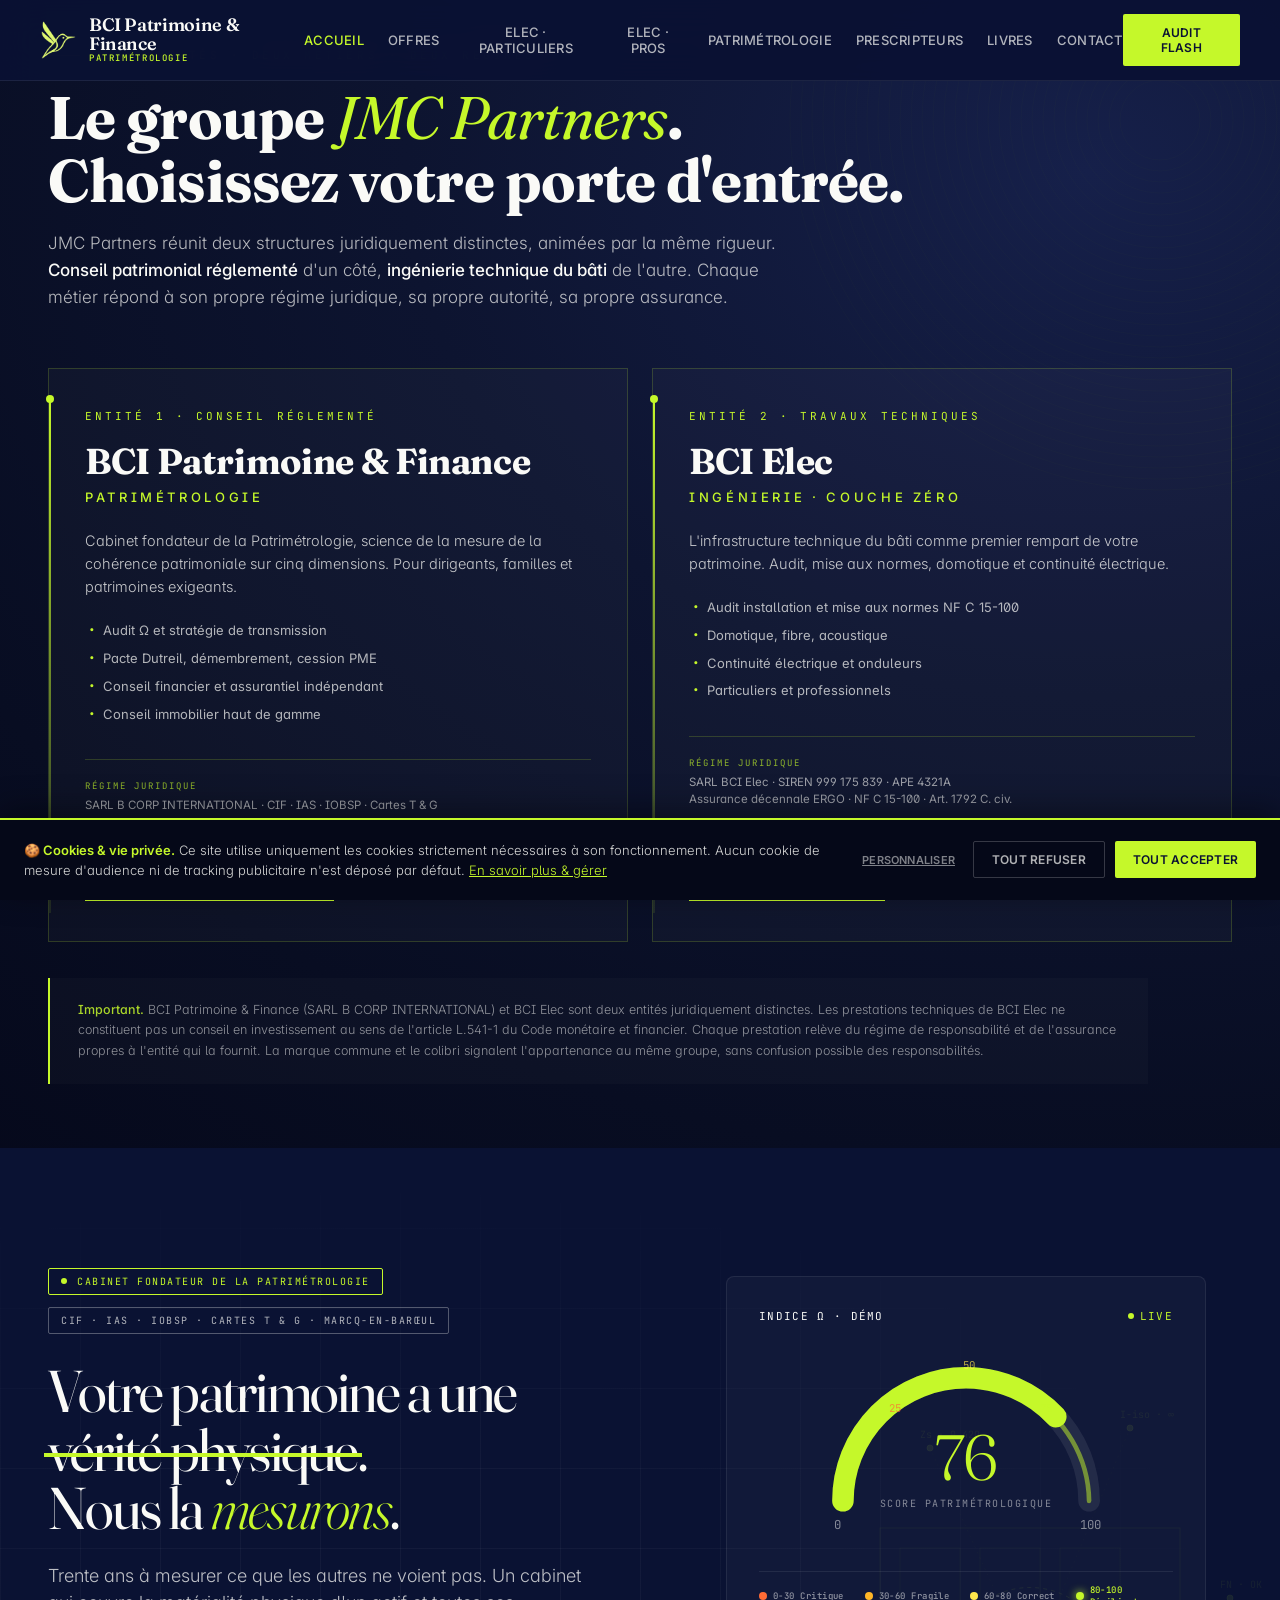
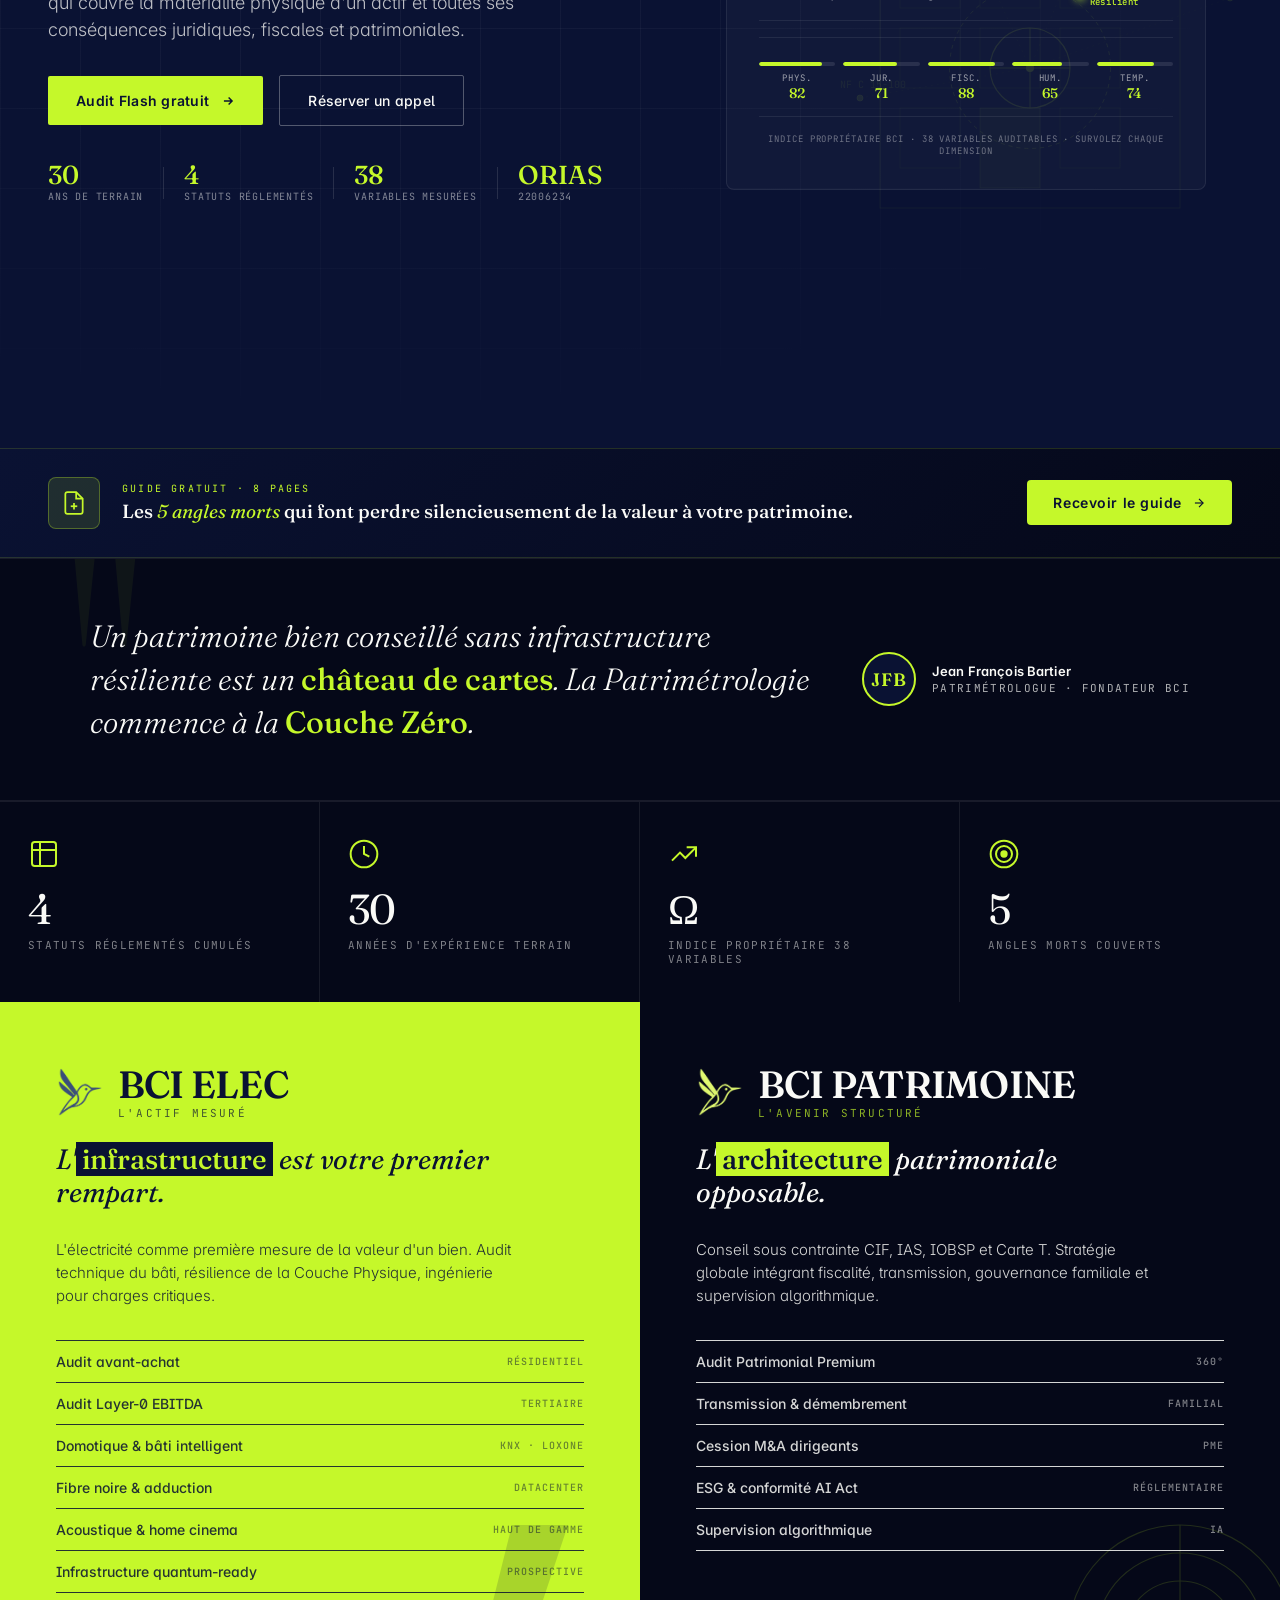
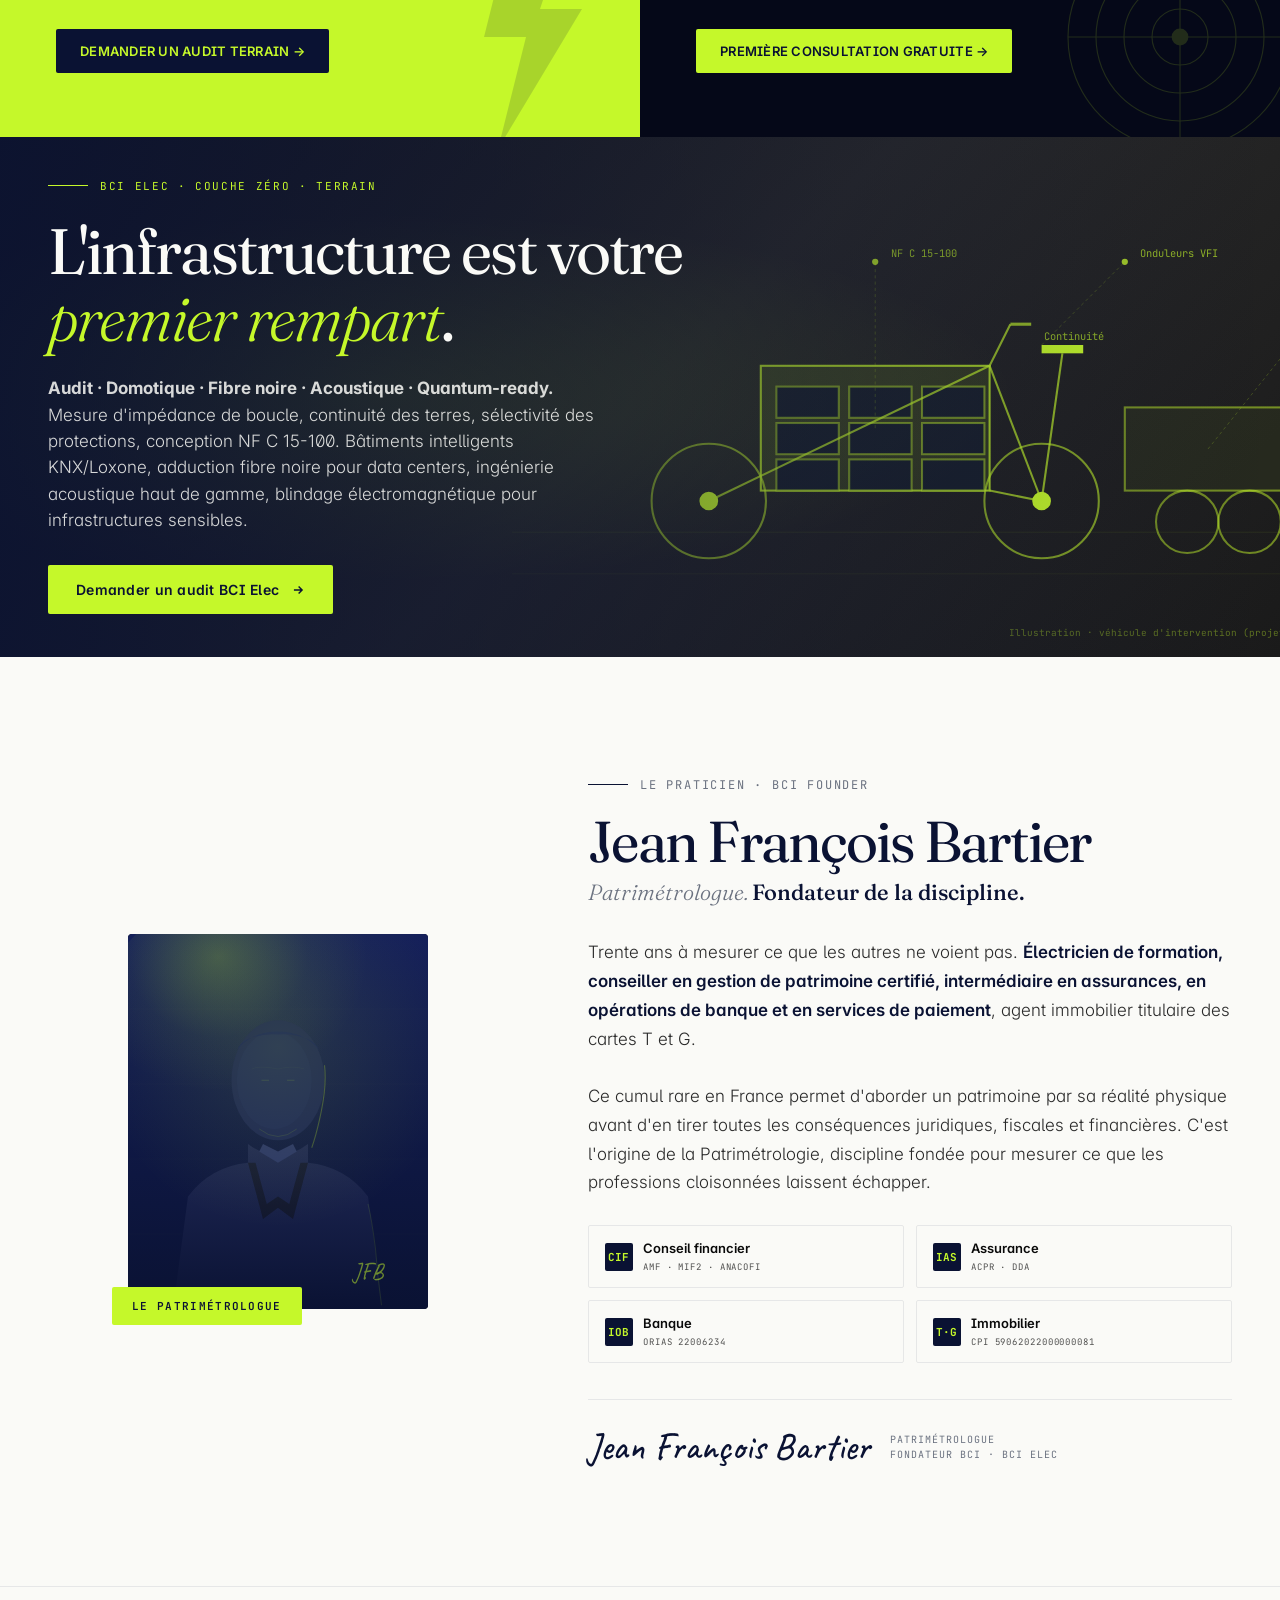
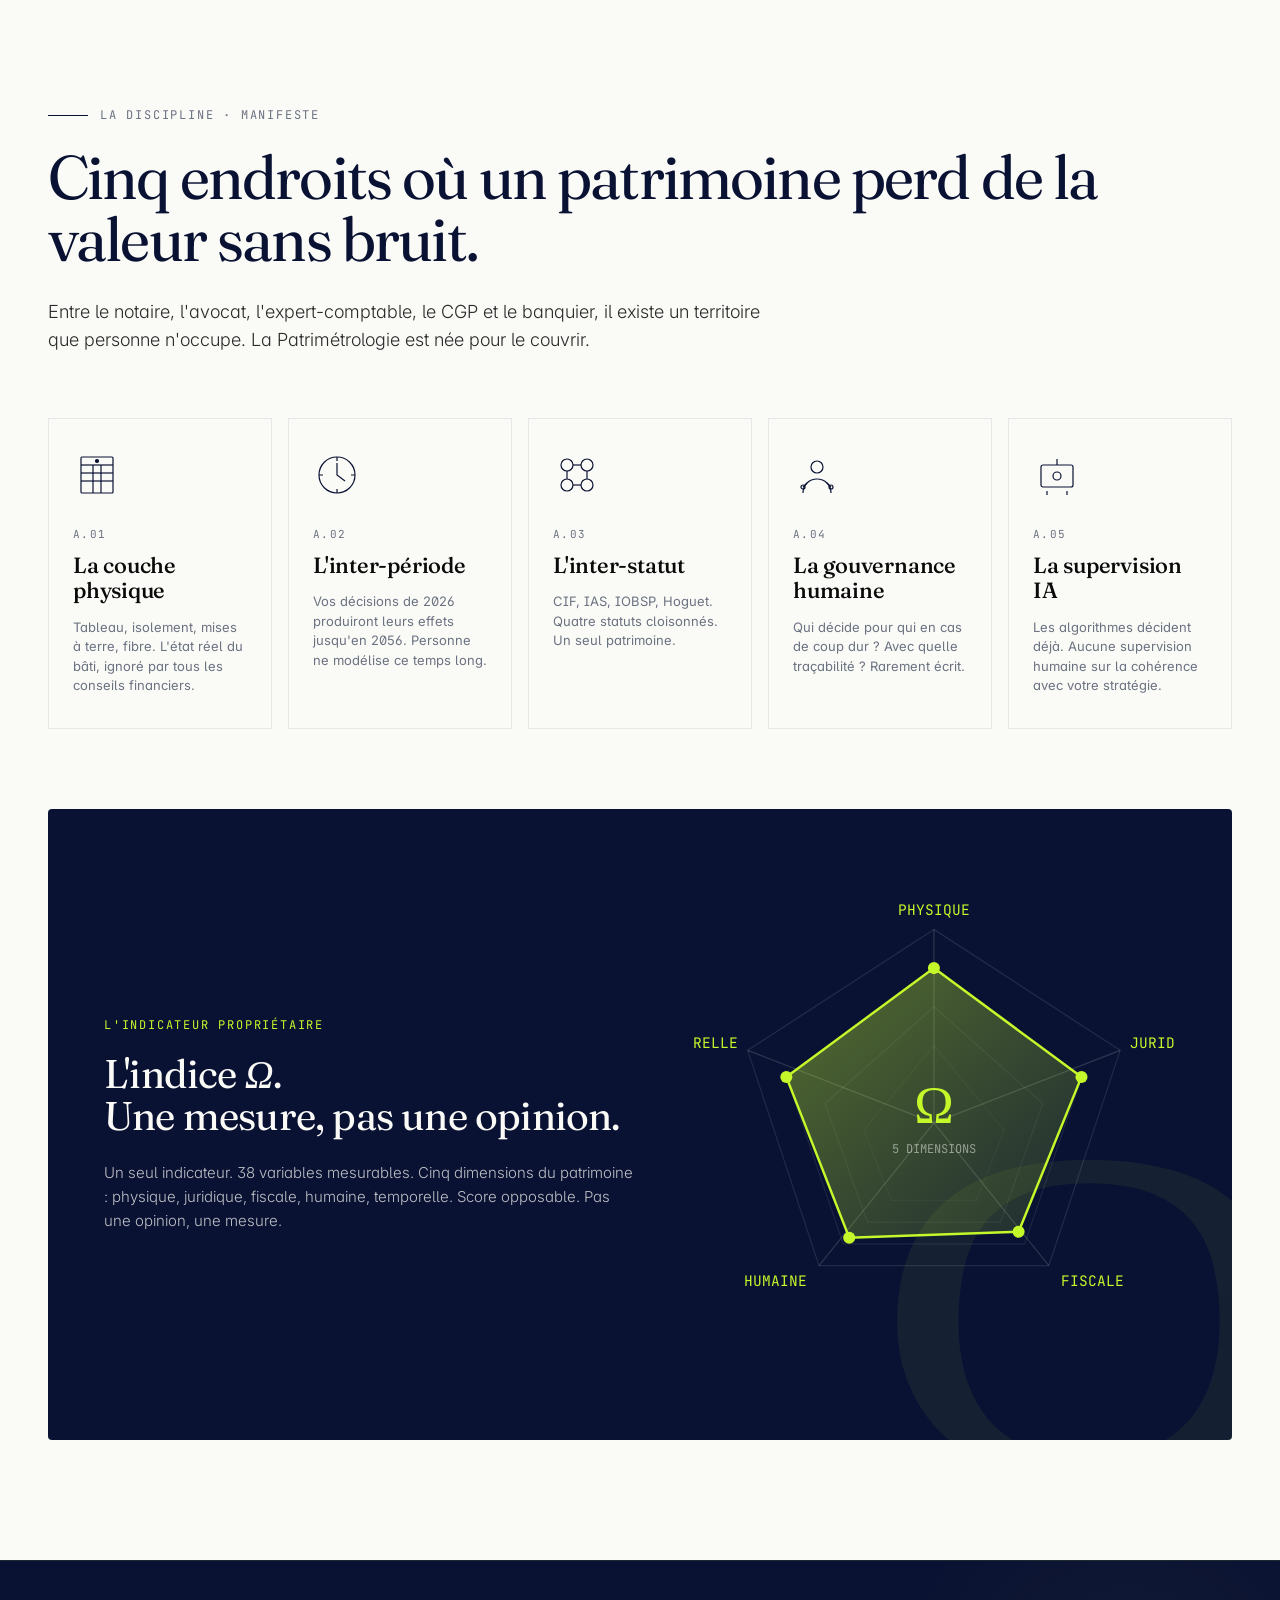
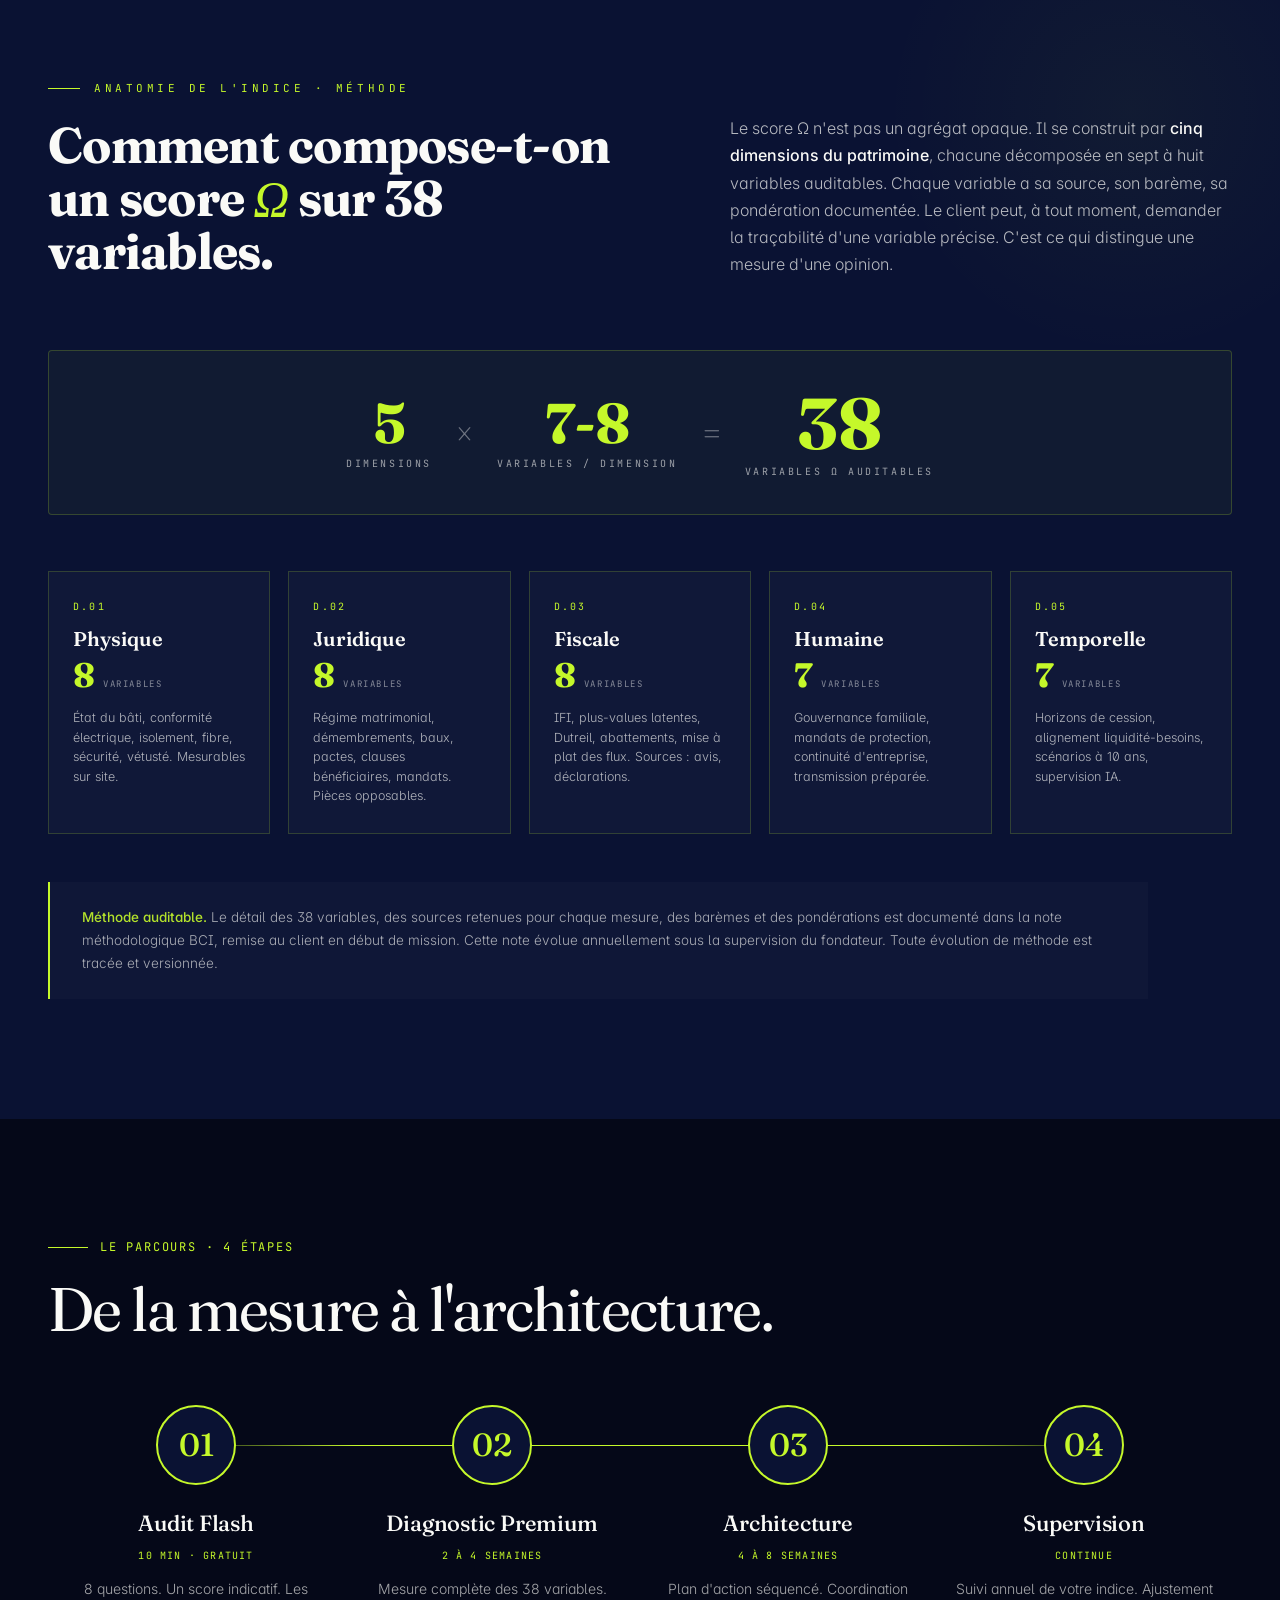
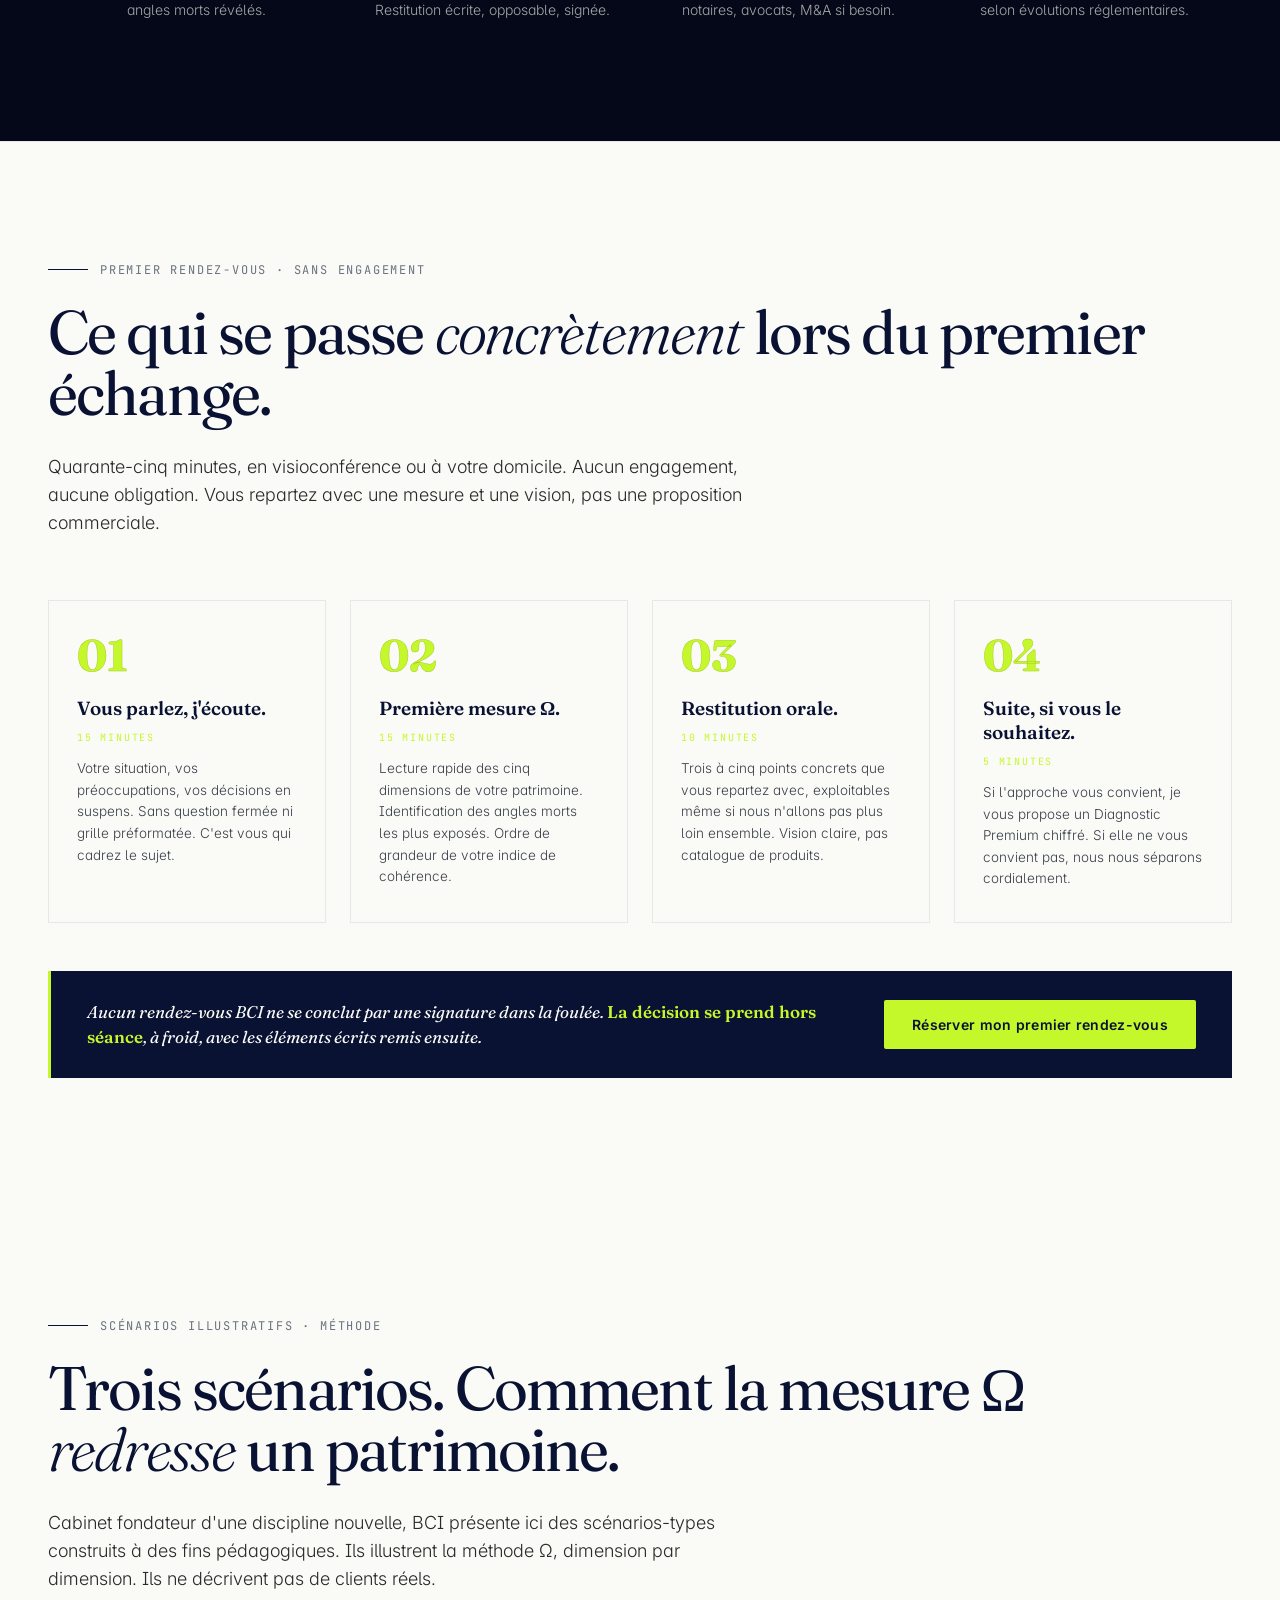
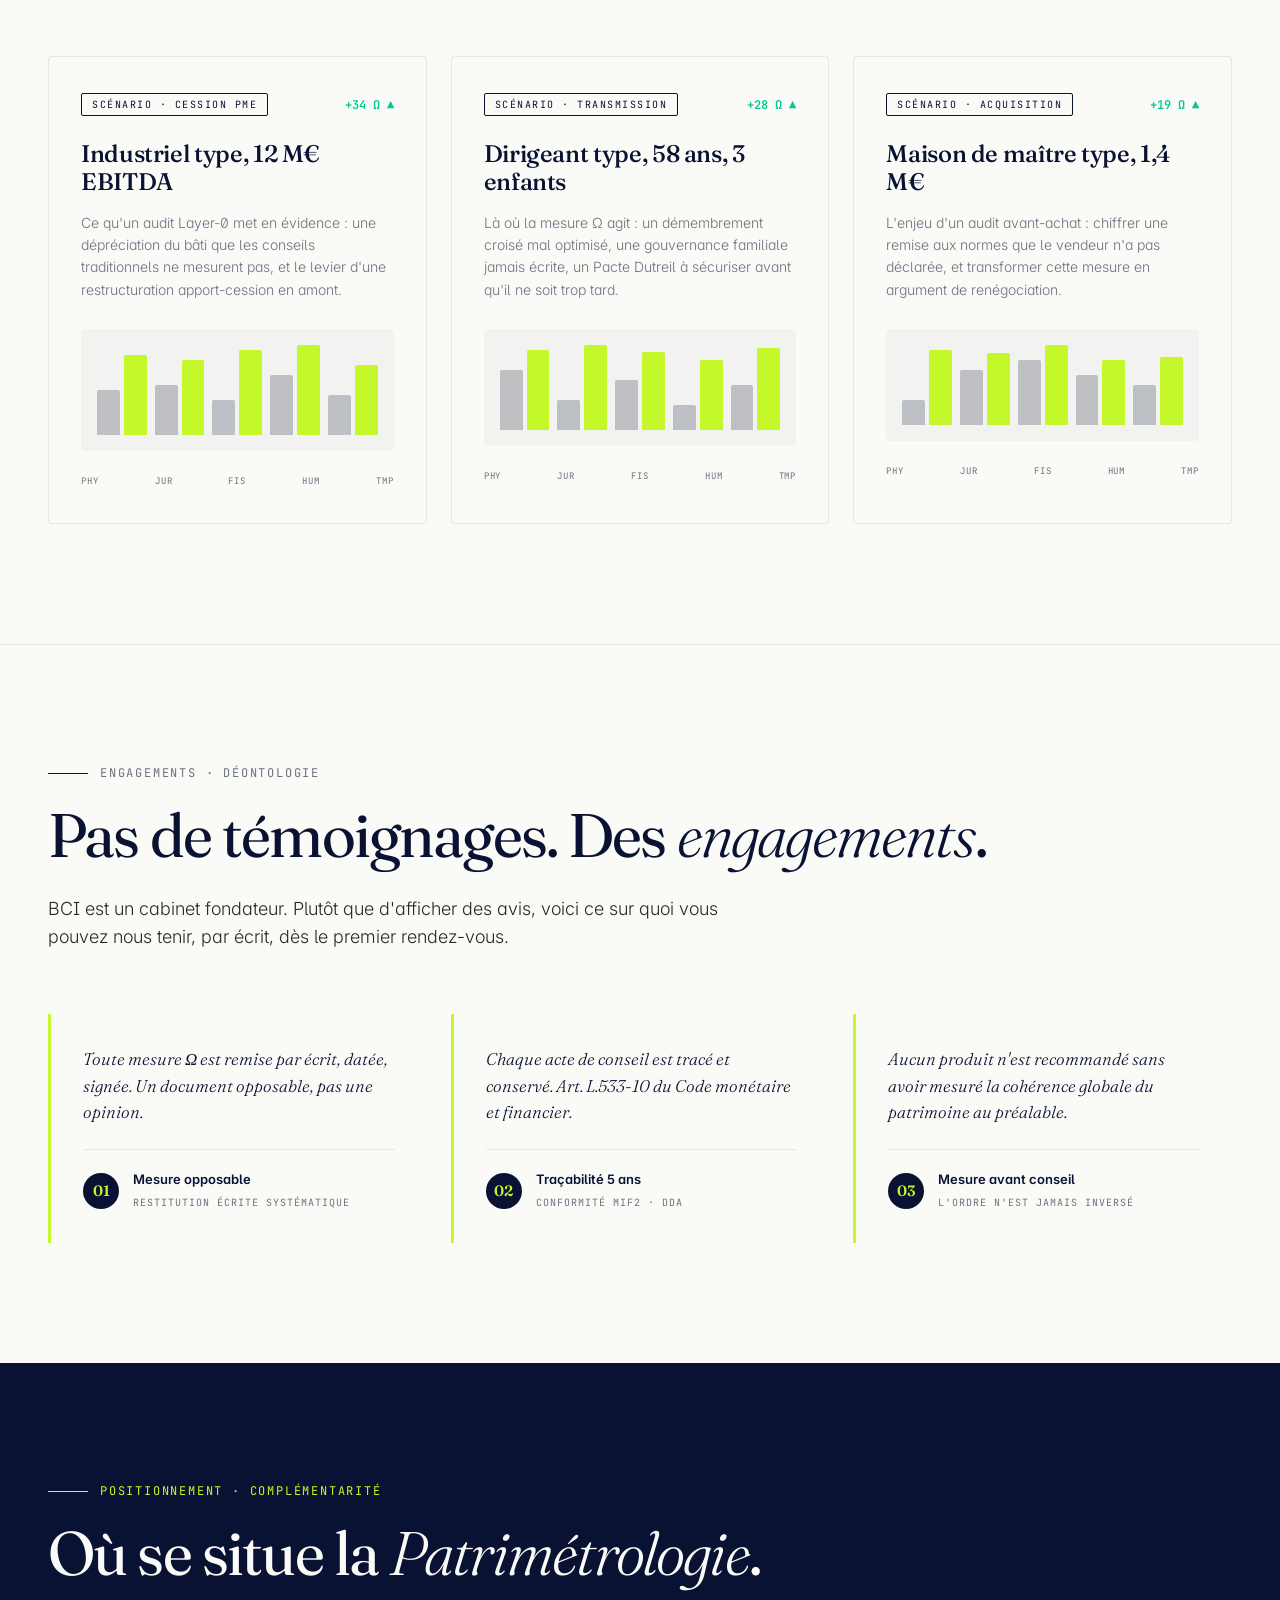
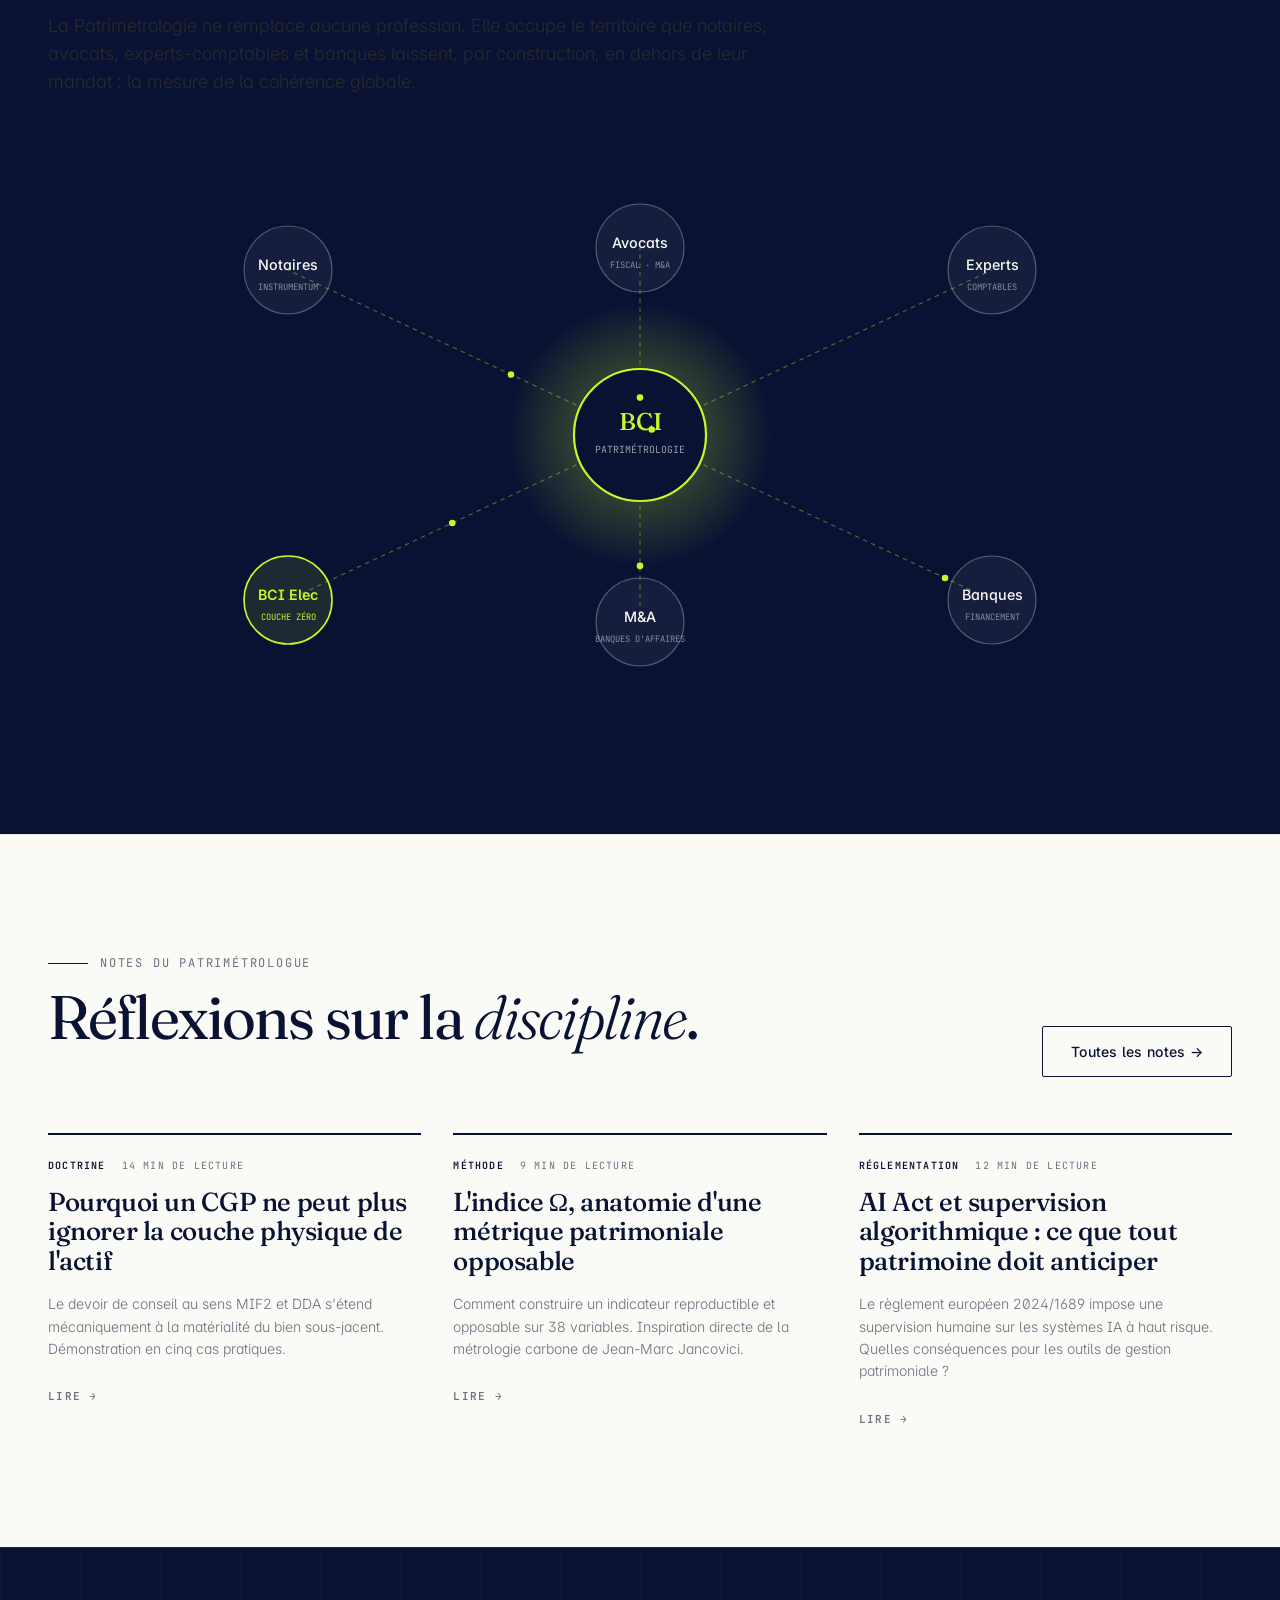
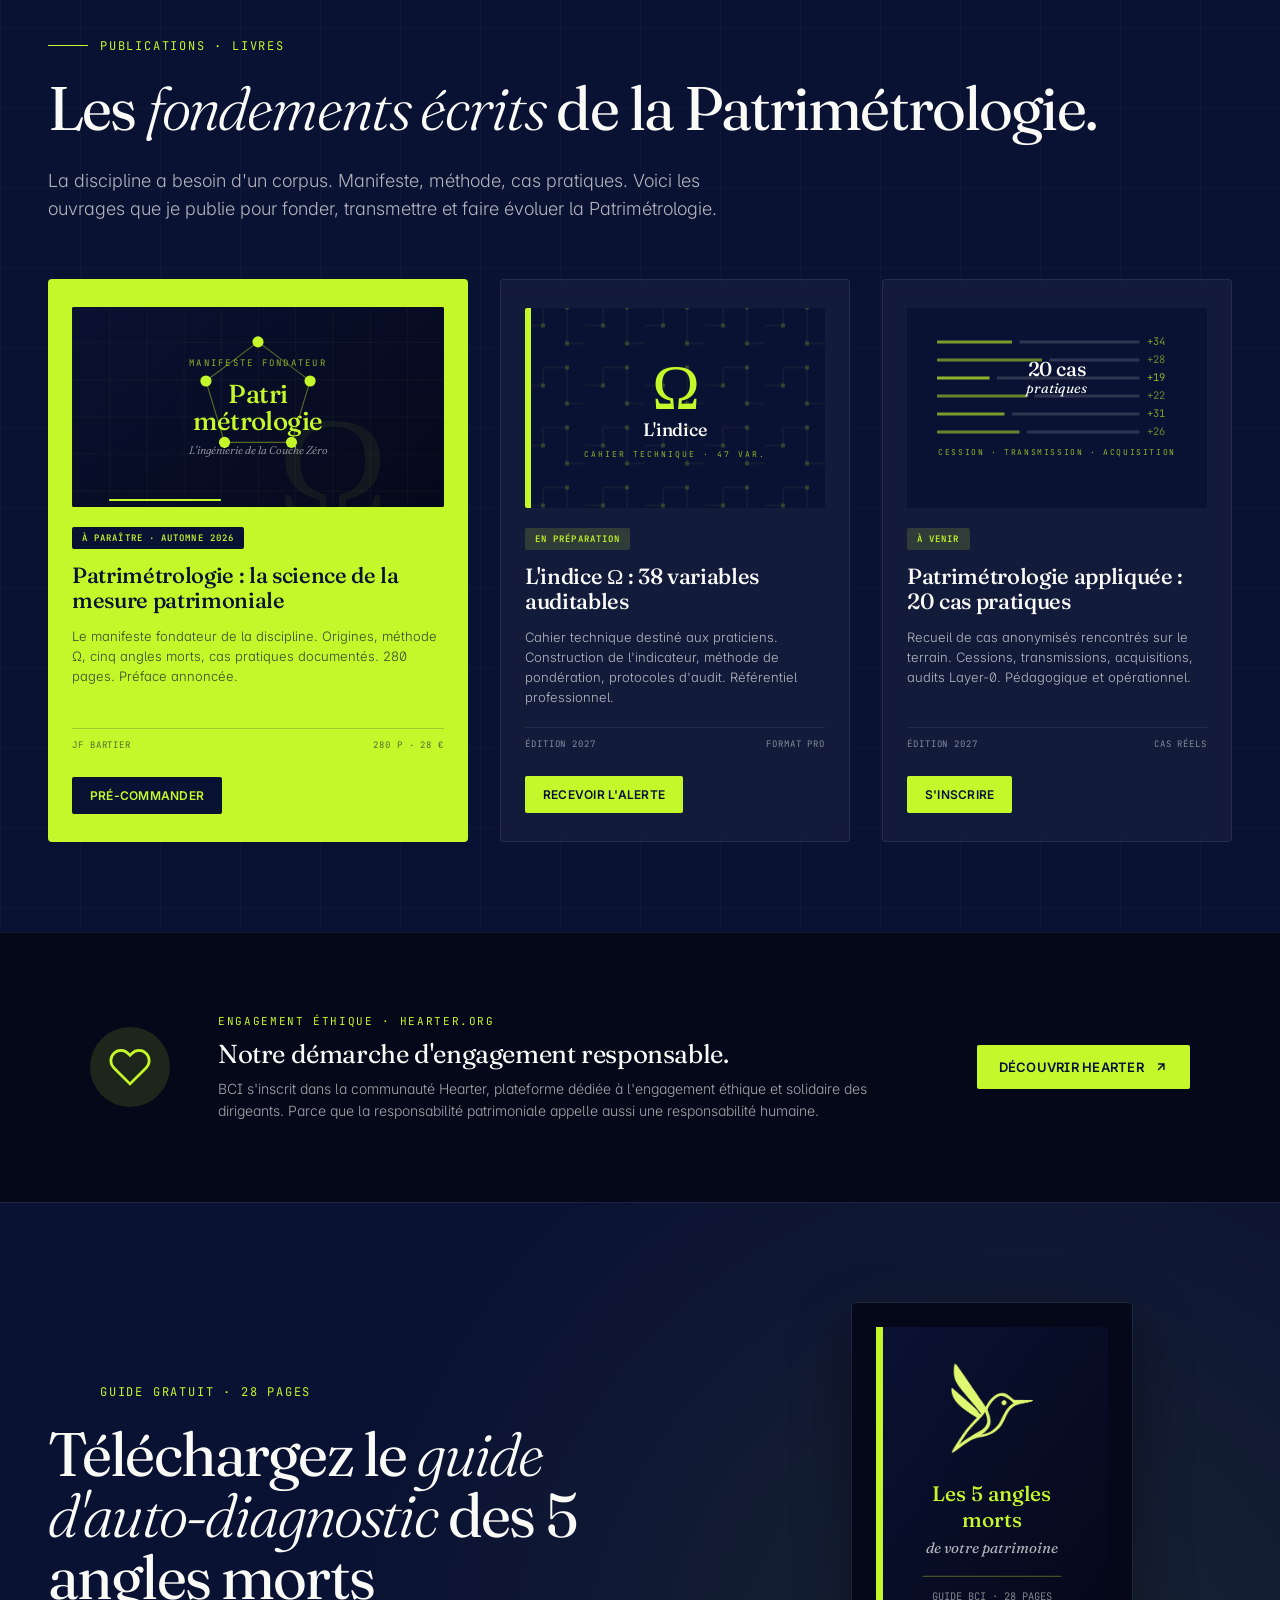
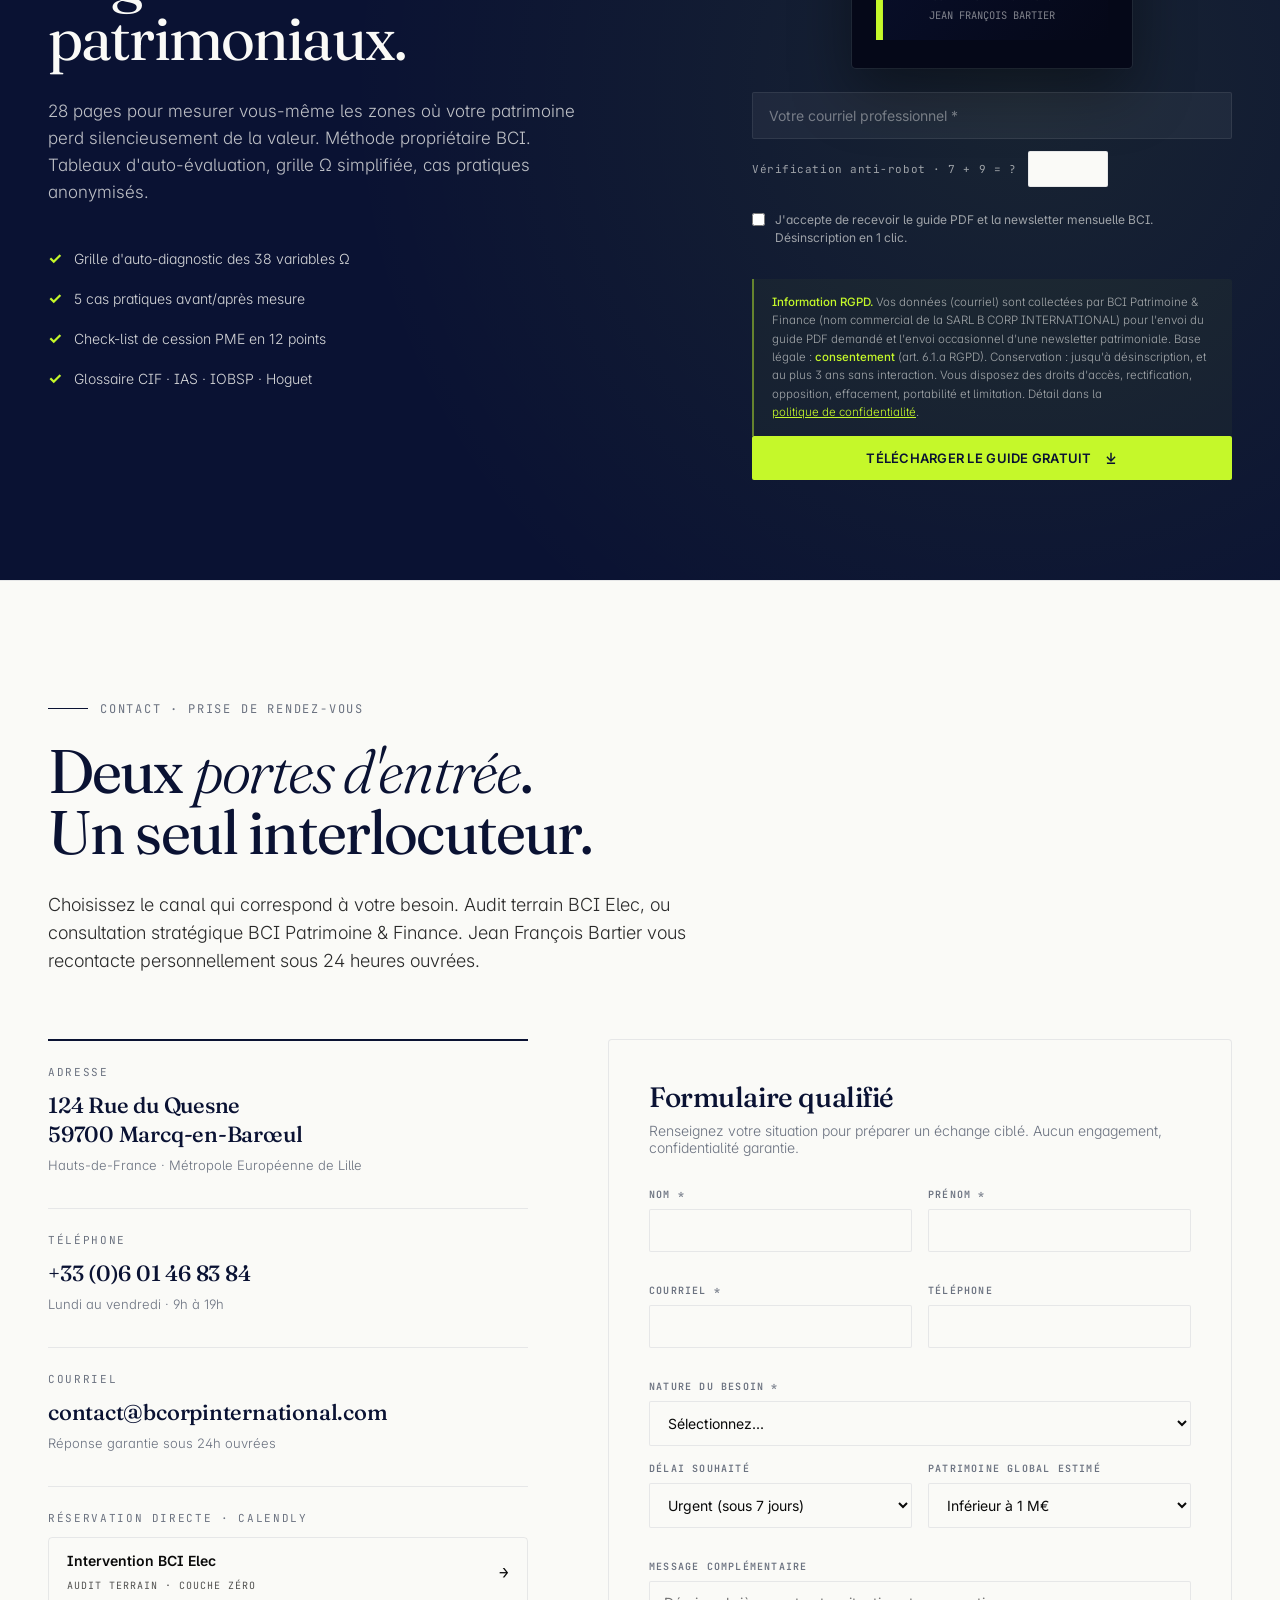
<file: index.html>
<!DOCTYPE html>
<html lang="fr">
<head>
<meta charset="UTF-8">
<meta name="viewport" content="width=device-width, initial-scale=1.0">

<!-- === SEO : Title & Description === -->
<title>BCI Patrimoine &amp; Finance · Patrimétrologie | Cabinet fondateur de la Patrimétrologie</title>
<meta name="description" content="BCI · Cabinet fondateur de la Patrimétrologie. Audit patrimonial 360° (CIF/IAS/IOBSP/Carte T) et infrastructure électrique haut de gamme (domotique, fibre noire). Indice Ω opposable. Hauts-de-France.">
<meta name="keywords" content="patrimétrologie, conseil patrimonial Lille, CGP Marcq-en-Barœul, audit patrimoine, indice oméga, électricien Lille, domotique KNX, fibre noire, audit avant achat, transmission entreprise, cession PME">
<meta name="author" content="Jean François Bartier · BCI">
<meta name="robots" content="index, follow, max-snippet:-1, max-image-preview:large">
<meta name="geo.region" content="FR-HDF">
<meta name="geo.placename" content="Marcq-en-Barœul">
<meta name="geo.position" content="50.6669;3.0931">
<meta name="ICBM" content="50.6669, 3.0931">
<link rel="canonical" href="https://bcorpinternational.com/">

<!-- === Open Graph (Facebook, LinkedIn, WhatsApp) === -->
<meta property="og:type" content="website">
<meta property="og:locale" content="fr_FR">
<meta property="og:site_name" content="BCI Patrimoine &amp; Finance · Patrimétrologie">
<meta property="og:title" content="BCI Patrimoine &amp; Finance · Patrimétrologie">
<meta property="og:description" content="Cabinet fondateur de la Patrimétrologie. La seule discipline qui mesure simultanément la réalité physique d'un actif et ses conséquences juridiques, fiscales et patrimoniales.">
<meta property="og:url" content="https://bcorpinternational.com/">
<meta property="og:image" content="https://bcorpinternational.com/og-image.jpg">
<meta property="og:image:width" content="1200">
<meta property="og:image:height" content="630">
<meta property="og:image:alt" content="BCI Patrimoine &amp; Finance · Patrimétrologie · Colibri en vol sur fond bleu nuit">

<!-- === Twitter Cards === -->
<meta name="twitter:card" content="summary_large_image">
<meta name="twitter:title" content="BCI Patrimoine &amp; Finance · Patrimétrologie">
<meta name="twitter:description" content="Cabinet fondateur de la Patrimétrologie. Architecture patrimoniale opposable et mesure de la Couche Zéro physique des actifs.">

<!-- === JSON-LD Schema.org === -->
<script type="application/ld+json">
{
  "@context": "https://schema.org",
  "@graph": [
    {
      "@type": "ProfessionalService",
      "@id": "https://bcorpinternational.com/#organization",
      "name": "BCI Patrimoine & Finance",
      "alternateName": ["BCI", "BCI Patrimétrologie", "BCI Patrimoine", "BCI Patrimoine et Finance", "BCI Elec"],
      "url": "https://bcorpinternational.com",
      "logo": "https://bcorpinternational.com/logo.png",
      "image": "https://bcorpinternational.com/og-image.jpg",
      "description": "Cabinet fondateur de la Patrimétrologie. Audit patrimonial 360° sous statuts cumulés CIF, IAS, IOBSP et Cartes T & G. Ingénierie d'infrastructures électriques haut de gamme.",
      "foundingDate": "1992",
      "address": {
        "@type": "PostalAddress",
        "streetAddress": "124 Rue du Quesne",
        "addressLocality": "Marcq-en-Barœul",
        "postalCode": "59700",
        "addressRegion": "Hauts-de-France",
        "addressCountry": "FR"
      },
      "geo": {
        "@type": "GeoCoordinates",
        "latitude": 50.6669,
        "longitude": 3.0931
      },
      "telephone": "+33601468384",
      "email": "contact@bcorpinternational.com",
      "areaServed": {
        "@type": "Country",
        "name": "France"
      },
      "priceRange": "€€€€",
      "openingHoursSpecification": {
        "@type": "OpeningHoursSpecification",
        "dayOfWeek": ["Monday", "Tuesday", "Wednesday", "Thursday", "Friday"],
        "opens": "09:00",
        "closes": "19:00"
      },
      "founder": {
        "@id": "https://bcorpinternational.com/#person"
      },
      "knowsAbout": [
        "Patrimétrologie",
        "Conseil en investissements financiers",
        "Intermédiation en assurances",
        "Intermédiation en opérations de banque",
        "Audit électrique",
        "Domotique",
        "Fibre noire",
        "Cession PME",
        "Transmission familiale"
      ],
      "identifier": [
        {"@type": "PropertyValue", "propertyID": "RCS", "value": "415 014 539 Lille Métropole"},
        {"@type": "PropertyValue", "propertyID": "ORIAS", "value": "22006234"},
        {"@type": "PropertyValue", "propertyID": "CPI", "value": "59062022000000081"},
        {"@type": "PropertyValue", "propertyID": "SIREN_BCI_ELEC", "value": "999 175 839"}
      ]
    },
    {
      "@type": "Person",
      "@id": "https://bcorpinternational.com/#person",
      "name": "Jean François Bartier",
      "jobTitle": "Patrimétrologue, Fondateur BCI",
      "description": "Patrimétrologue, fondateur de la discipline. Conseiller en gestion de patrimoine certifié (CIF), intermédiaire en assurances (IAS), intermédiaire en opérations de banque (IOBSP), agent immobilier (Cartes T et G), électricien de formation.",
      "url": "https://bcorpinternational.com",
      "sameAs": [
        "https://www.linkedin.com/in/jean-francois-bartier/"
      ],
      "knowsAbout": ["Patrimétrologie", "Indice Ω", "Architecture patrimoniale"],
      "worksFor": {
        "@id": "https://bcorpinternational.com/#organization"
      }
    },
    {
      "@type": "WebSite",
      "@id": "https://bcorpinternational.com/#website",
      "url": "https://bcorpinternational.com",
      "name": "BCI Patrimoine & Finance · Patrimétrologie",
      "publisher": {
        "@id": "https://bcorpinternational.com/#organization"
      },
      "inLanguage": "fr-FR"
    },
    {
      "@type": "DefinedTerm",
      "name": "Patrimétrologie",
      "description": "Science pluridisciplinaire de la mesure exacte, de l'architecture systémique et de la certification de la cohérence patrimoniale, intégrant les dimensions juridiques, fiscales, financières, techniques et humaines du patrimoine.",
      "inDefinedTermSet": "https://bcorpinternational.com/glossaire"
    }
  ]
}
</script>

<link rel="preconnect" href="https://fonts.googleapis.com">
<link rel="preconnect" href="https://fonts.gstatic.com" crossorigin>
<link href="https://fonts.googleapis.com/css2?family=Fraunces:opsz,wght@9..144,300;9..144,400;9..144,500;9..144,600;9..144,700;9..144,900&family=JetBrains+Mono:wght@400;500;700&family=Inter:wght@300;400;500;600;700&family=Caveat:wght@400;500;600&display=swap" rel="stylesheet">

<style>
:root {
  --night: #0A1233;
  --night-deep: #050818;
  --night-mid: #15205a;
  --acid: #C5F82A;
  --acid-dim: #9ACC1F;
  --acid-soft: rgba(197, 248, 42, 0.12);
  --bone: #FAFAF7;
  --ink: #0A0A0A;
  --ash: #6B7280;
  --line: rgba(250, 250, 247, 0.08);
  --line-dark: rgba(10, 18, 51, 0.08);
  --warning: #FF6B35;
  --success: #00C896;

  --font-display: 'Fraunces', Georgia, serif;
  --font-body: 'Inter', -apple-system, sans-serif;
  --font-mono: 'JetBrains Mono', monospace;
  --font-hand: 'Caveat', cursive;
}

* { margin: 0; padding: 0; box-sizing: border-box; }
html { scroll-behavior: smooth; }

body {
  font-family: var(--font-body);
  background: var(--bone);
  color: var(--ink);
  overflow-x: hidden;
  font-feature-settings: "ss01", "ss02", "cv11";
}

/* ============== LOGO COLIBRI ============== */
.colibri-svg { display: inline-block; vertical-align: middle; }

/* ============== NAVIGATION ============== */
.nav {
  position: fixed;
  top: 0; left: 0; right: 0;
  z-index: 100;
  padding: 14px 40px;
  display: flex;
  align-items: center;
  justify-content: space-between;
  background: rgba(10, 18, 51, 0.94);
  backdrop-filter: blur(20px);
  border-bottom: 1px solid var(--line);
}

.nav-logo {
  display: flex;
  align-items: center;
  gap: 12px;
  color: var(--bone);
  text-decoration: none;
  font-family: var(--font-display);
  font-weight: 600;
  font-size: 18px;
  letter-spacing: -0.02em;
  cursor: pointer;
  background: none;
  border: none;
}

.nav-logo .colibri-svg { width: 38px; height: 38px; }
.nav-logo-text { display: flex; flex-direction: column; line-height: 1.05; text-align: left; }
.nav-logo-text strong { font-weight: 600; }
.nav-logo-text small {
  font-family: var(--font-mono);
  font-size: 9px;
  letter-spacing: 0.15em;
  text-transform: uppercase;
  color: var(--acid);
  font-weight: 500;
}

.nav-links { display: flex; align-items: center; gap: 24px; }

.nav-link {
  color: var(--bone);
  text-decoration: none;
  font-size: 13px;
  font-weight: 500;
  letter-spacing: 0.02em;
  text-transform: uppercase;
  opacity: 0.7;
  transition: opacity 0.2s;
  cursor: pointer;
  background: none;
  border: none;
  font-family: inherit;
  padding: 6px 0;
}

.nav-link:hover, .nav-link.active { opacity: 1; }
.nav-link.active { color: var(--acid); }

.nav-cta {
  background: var(--acid);
  color: var(--night);
  padding: 11px 18px;
  border-radius: 2px;
  font-size: 12px;
  font-weight: 600;
  letter-spacing: 0.02em;
  text-transform: uppercase;
  border: none;
  cursor: pointer;
  font-family: inherit;
  transition: transform 0.15s, background 0.15s;
}

.nav-cta:hover { transform: translateY(-1px); background: var(--bone); }

/* ============== STICKY CTA FLOATING ============== */
.sticky-cta {
  position: fixed;
  bottom: 24px;
  right: 24px;
  z-index: 90;
  display: flex;
  flex-direction: column;
  gap: 10px;
  opacity: 0;
  transform: translateY(20px);
  transition: opacity 0.4s, transform 0.4s;
  pointer-events: none;
}

.sticky-cta.visible {
  opacity: 1;
  transform: translateY(0);
  pointer-events: auto;
}

.sticky-btn {
  background: var(--acid);
  color: var(--night);
  border: none;
  padding: 14px 20px;
  font-family: var(--font-body);
  font-size: 13px;
  font-weight: 600;
  letter-spacing: 0.02em;
  text-transform: uppercase;
  border-radius: 50px;
  cursor: pointer;
  display: flex;
  align-items: center;
  gap: 10px;
  box-shadow: 0 8px 24px rgba(10, 18, 51, 0.3);
  transition: transform 0.2s, box-shadow 0.2s;
  white-space: nowrap;
}

.sticky-btn:hover {
  transform: translateY(-2px);
  box-shadow: 0 12px 32px rgba(197, 248, 42, 0.4);
}

.sticky-btn.dark {
  background: var(--night);
  color: var(--acid);
  border: 1px solid var(--acid);
}

/* ============== HERO ============== */
.hero {
  background: var(--night);
  color: var(--bone);
  min-height: 100vh;
  padding: 120px 48px 60px;
  position: relative;
  overflow: hidden;
}

.hero::before {
  content: '';
  position: absolute;
  top: 0; left: 0; right: 0; bottom: 0;
  background-image:
    linear-gradient(var(--line) 1px, transparent 1px),
    linear-gradient(90deg, var(--line) 1px, transparent 1px);
  background-size: 80px 80px;
  opacity: 0.5;
  pointer-events: none;
  mask-image: radial-gradient(ellipse at 30% 50%, black 20%, transparent 70%);
}

.hero-bg-illust {
  position: absolute;
  right: -100px;
  top: 50%;
  transform: translateY(-50%);
  width: 700px;
  height: 700px;
  pointer-events: none;
  opacity: 0.12;
}

.hero-content {
  max-width: 1400px;
  margin: 0 auto;
  position: relative;
  z-index: 2;
  display: grid;
  grid-template-columns: 1.05fr 0.95fr;
  gap: 64px;
  align-items: start;
}

.hero-left { animation: fadeUp 1s ease-out; }

.hero-tags { display: flex; gap: 12px; margin-bottom: 28px; flex-wrap: wrap; }

.hero-tag {
  display: inline-flex;
  align-items: center;
  gap: 10px;
  font-family: var(--font-mono);
  font-size: 10px;
  letter-spacing: 0.15em;
  text-transform: uppercase;
  color: var(--acid);
  padding: 6px 12px;
  border: 1px solid var(--acid);
  border-radius: 2px;
}

.hero-tag.alt {
  color: rgba(250, 250, 247, 0.7);
  border-color: rgba(250, 250, 247, 0.3);
}

.hero-tag-dot { width: 6px; height: 6px; background: var(--acid); border-radius: 50%; animation: pulse 2s infinite; }

@keyframes pulse { 0%, 100% { opacity: 1; } 50% { opacity: 0.3; } }
@keyframes fadeUp { from { opacity: 0; transform: translateY(20px); } to { opacity: 1; transform: translateY(0); } }

.hero-title {
  font-family: var(--font-display);
  font-size: clamp(42px, 4.6vw, 68px);
  line-height: 1.0;
  font-weight: 400;
  letter-spacing: -0.03em;
  margin-bottom: 24px;
  font-variation-settings: "opsz" 144;
}

.hero-title em { font-style: italic; font-weight: 300; color: var(--acid); }

.hero-title .strike { position: relative; display: inline-block; }

.hero-title .strike::after {
  content: '';
  position: absolute;
  left: -4px; right: -4px;
  top: 55%;
  height: 4px;
  background: var(--acid);
  transform: scaleX(0);
  transform-origin: left;
  animation: strike 0.7s ease-out 1.2s forwards;
}

@keyframes strike { to { transform: scaleX(1); } }

.hero-sub { font-size: 18px; line-height: 1.5; color: rgba(250, 250, 247, 0.75); margin-bottom: 32px; font-weight: 300; max-width: 560px; }

.hero-cta-group { display: flex; gap: 16px; align-items: center; flex-wrap: wrap; }

.hero-trust {
  display: flex;
  align-items: center;
  gap: 20px;
  margin-top: 36px;
  flex-wrap: wrap;
}
.hero-trust-item { display: flex; flex-direction: column; gap: 2px; }
.hero-trust-num {
  font-family: var(--font-display);
  font-size: 26px;
  font-weight: 500;
  color: var(--acid);
  line-height: 1;
}
.hero-trust-lbl {
  font-family: var(--font-mono);
  font-size: 10px;
  letter-spacing: 0.08em;
  text-transform: uppercase;
  color: rgba(250, 250, 247, 0.5);
}
.hero-trust-sep {
  width: 1px;
  height: 32px;
  background: rgba(250, 250, 247, 0.12);
}
@media (max-width: 600px) {
  .hero-trust { gap: 14px; }
  .hero-trust-num { font-size: 21px; }
  .hero-trust-sep { display: none; }
}

.btn-primary {
  background: var(--acid);
  color: var(--night);
  padding: 16px 28px;
  border: none;
  font-family: var(--font-body);
  font-size: 14px;
  font-weight: 600;
  letter-spacing: 0.02em;
  cursor: pointer;
  border-radius: 2px;
  display: inline-flex;
  align-items: center;
  gap: 12px;
  transition: transform 0.2s, box-shadow 0.2s;
}

.btn-primary:hover { transform: translateY(-2px); box-shadow: 0 12px 32px rgba(197, 248, 42, 0.25); }
.btn-primary svg { transition: transform 0.2s; }
.btn-primary:hover svg { transform: translateX(4px); }

.btn-secondary {
  background: transparent;
  color: var(--bone);
  padding: 16px 28px;
  border: 1px solid rgba(250, 250, 247, 0.3);
  font-family: var(--font-body);
  font-size: 14px;
  font-weight: 500;
  letter-spacing: 0.02em;
  cursor: pointer;
  border-radius: 2px;
  transition: all 0.2s;
}

.btn-secondary:hover { border-color: var(--acid); color: var(--acid); }

/* HERO RIGHT - Omega Card */
.hero-right { display: flex; align-items: flex-start; justify-content: center; position: relative; animation: fadeUp 1.2s ease-out 0.3s both; padding-top: 8px; }

.omega-card {
  width: 100%;
  max-width: 480px;
  background: rgba(250, 250, 247, 0.03);
  backdrop-filter: blur(20px);
  border: 1px solid var(--line);
  border-radius: 8px;
  padding: 32px;
  position: relative;
  overflow: hidden;
}

.omega-card-header { display: flex; justify-content: space-between; align-items: center; margin-bottom: 24px; font-family: var(--font-mono); font-size: 11px; letter-spacing: 0.12em; text-transform: uppercase; }
.omega-card-header .live { color: var(--acid); display: flex; align-items: center; gap: 6px; }
.omega-card-header .live::before { content: ''; width: 6px; height: 6px; background: var(--acid); border-radius: 50%; animation: pulse 2s infinite; }

.omega-gauge { width: 100%; height: 200px; position: relative; margin-bottom: 24px; }
.omega-gauge-svg { width: 100%; height: 100%; }
.omega-gauge-value { position: absolute; top: 60%; left: 50%; transform: translate(-50%, -50%); text-align: center; }
.omega-gauge-num { font-family: var(--font-display); font-size: 64px; font-weight: 300; color: var(--acid); line-height: 1; letter-spacing: -0.02em; }
.omega-gauge-label { font-family: var(--font-mono); font-size: 10px; letter-spacing: 0.15em; text-transform: uppercase; color: rgba(250, 250, 247, 0.5); margin-top: 8px; }

.omega-card-stats { display: grid; grid-template-columns: repeat(5, 1fr); gap: 8px; padding-top: 24px; border-top: 1px solid var(--line); }
.omega-stat { text-align: center; cursor: help; }
.omega-stat-bar { height: 4px; background: rgba(250, 250, 247, 0.1); border-radius: 2px; margin-bottom: 6px; overflow: hidden; }
.omega-stat-bar-fill { height: 100%; background: var(--acid); border-radius: 2px; animation: barFill 1.8s ease-out 0.8s both; transform-origin: left; }
@keyframes barFill { from { transform: scaleX(0); } }
.omega-stat-label { font-family: var(--font-mono); font-size: 9px; letter-spacing: 0.1em; text-transform: uppercase; color: rgba(250, 250, 247, 0.6); }
.omega-stat-val { font-family: var(--font-display); font-size: 14px; color: var(--acid); font-weight: 500; margin-top: 2px; line-height: 1; }

.omega-interpretation {
  display: grid;
  grid-template-columns: repeat(4, 1fr);
  gap: 8px;
  margin: 20px 0 16px;
  padding: 12px 0;
  border-top: 1px solid var(--line);
  border-bottom: 1px solid var(--line);
}
.omega-zone {
  display: flex;
  align-items: center;
  gap: 6px;
  font-family: var(--font-mono);
  font-size: 9px;
  letter-spacing: 0.05em;
  color: rgba(250, 250, 247, 0.55);
  font-weight: 500;
}
.omega-zone.active { color: var(--acid); }
.omega-zone-dot {
  width: 8px;
  height: 8px;
  border-radius: 50%;
  flex-shrink: 0;
}
.omega-zone.active .omega-zone-dot {
  box-shadow: 0 0 8px currentColor;
}
.omega-card-footer {
  margin-top: 16px;
  padding-top: 16px;
  border-top: 1px solid var(--line);
  font-family: var(--font-mono);
  font-size: 9px;
  letter-spacing: 0.1em;
  text-transform: uppercase;
  color: rgba(250, 250, 247, 0.4);
  text-align: center;
}

/* CITATION JF BARTIER */
.quote-band {
  background: var(--night-deep);
  border-top: 1px solid var(--line);
  border-bottom: 1px solid var(--line);
  padding: 56px 48px;
  position: relative;
  overflow: hidden;
}

.quote-band::before {
  content: '"';
  position: absolute;
  font-family: var(--font-display);
  font-size: 400px;
  line-height: 0.8;
  font-weight: 300;
  color: var(--acid);
  opacity: 0.05;
  left: 5%;
  top: -10%;
  pointer-events: none;
}

.quote-wrap { max-width: 1100px; margin: 0 auto; position: relative; z-index: 2; display: grid; grid-template-columns: 1fr auto; gap: 48px; align-items: center; }
.quote-text { font-family: var(--font-display); font-size: clamp(22px, 2.4vw, 32px); line-height: 1.4; font-weight: 300; font-style: italic; color: var(--bone); }
.quote-text strong { color: var(--acid); font-style: normal; font-weight: 500; }
.quote-author { display: flex; align-items: center; gap: 16px; font-family: var(--font-mono); font-size: 11px; letter-spacing: 0.12em; text-transform: uppercase; color: rgba(250, 250, 247, 0.7); white-space: nowrap; }

.quote-author-icon {
  width: 54px; height: 54px;
  border-radius: 50%;
  border: 2px solid var(--acid);
  background: var(--night);
  flex-shrink: 0;
  display: grid;
  place-items: center;
  font-family: var(--font-display);
  color: var(--acid);
  font-weight: 600;
  font-size: 18px;
}

.quote-author-name { color: var(--bone); font-weight: 600; display: block; margin-bottom: 2px; font-family: var(--font-body); font-size: 13px; letter-spacing: 0.01em; text-transform: none; }

/* METRICS BAND */
.metrics-band { background: var(--night-deep); border-top: 1px solid var(--line); padding: 0; }
.metrics-band-wrap { max-width: 1400px; margin: 0 auto; display: grid; grid-template-columns: repeat(4, 1fr); }
.metric-cell { padding: 36px 28px; border-right: 1px solid var(--line); color: var(--bone); position: relative; transition: background 0.3s; }
.metric-cell:last-child { border-right: none; }
.metric-cell:hover { background: rgba(197, 248, 42, 0.04); }
.metric-cell-icon { width: 32px; height: 32px; margin-bottom: 14px; color: var(--acid); }
.metric-cell-value { font-family: var(--font-display); font-size: 42px; line-height: 1; font-weight: 400; color: var(--bone); margin-bottom: 8px; letter-spacing: -0.02em; }
.metric-cell-label { font-family: var(--font-mono); font-size: 11px; letter-spacing: 0.12em; text-transform: uppercase; color: rgba(250, 250, 247, 0.5); }

/* DUAL ENTRY */
.dual { display: grid; grid-template-columns: 1fr 1fr; min-height: 720px; }
.dual-card { padding: 64px 56px; position: relative; overflow: hidden; transition: all 0.4s; display: flex; flex-direction: column; }
.dual-elec { background: var(--acid); color: var(--night); }
.dual-patrimoine { background: var(--night-deep); color: var(--bone); }

.dual-card-illust { position: absolute; right: -40px; bottom: -40px; width: 280px; height: 280px; opacity: 0.15; pointer-events: none; }

.dual-brand { display: flex; align-items: center; gap: 14px; margin-bottom: 24px; position: relative; z-index: 2; }
.dual-brand-logo { width: 48px; height: 48px; flex-shrink: 0; }
.dual-brand-name { font-family: var(--font-display); font-size: 38px; font-weight: 600; letter-spacing: -0.02em; line-height: 1; }
.dual-brand-name span { font-family: var(--font-mono); font-size: 11px; letter-spacing: 0.15em; text-transform: uppercase; font-weight: 400; display: block; margin-top: 4px; opacity: 0.7; letter-spacing: 0.2em; }

.dual-tagline { font-family: var(--font-display); font-size: 28px; line-height: 1.2; margin-bottom: 28px; font-weight: 400; font-style: italic; position: relative; z-index: 2; max-width: 460px; }
.dual-tagline em { color: inherit; font-weight: 500; font-style: normal; }
.dual-elec .dual-tagline em { background: var(--night); color: var(--acid); padding: 0 6px; }
.dual-patrimoine .dual-tagline em { background: var(--acid); color: var(--night); padding: 0 6px; }

.dual-desc { font-size: 15px; line-height: 1.55; margin-bottom: 32px; max-width: 460px; font-weight: 300; position: relative; z-index: 2; opacity: 0.85; }
.dual-list { list-style: none; margin-bottom: 36px; position: relative; z-index: 2; }
.dual-list li { padding: 12px 0; border-top: 1px solid currentColor; font-size: 14px; font-weight: 500; display: flex; justify-content: space-between; align-items: center; opacity: 0.85; }
.dual-list li:last-child { border-bottom: 1px solid currentColor; }
.dual-list li span { font-family: var(--font-mono); font-size: 10px; opacity: 0.6; letter-spacing: 0.1em; }

.dual-cta {
  background: var(--night);
  color: var(--acid);
  padding: 14px 24px;
  border: none;
  font-family: var(--font-body);
  font-size: 13px;
  font-weight: 600;
  letter-spacing: 0.02em;
  cursor: pointer;
  border-radius: 2px;
  text-transform: uppercase;
  transition: all 0.2s;
  position: relative;
  z-index: 2;
  align-self: flex-start;
  margin-top: auto;
}

.dual-patrimoine .dual-cta { background: var(--acid); color: var(--night); }
.dual-cta:hover { transform: translateY(-2px); }

/* BCI ELEC PHOTO BANNER */
.elec-banner { position: relative; height: 520px; overflow: hidden; background: var(--night-deep); }
.elec-banner-placeholder { position: absolute; inset: 0; background: radial-gradient(ellipse at 30% 50%, rgba(197, 248, 42, 0.15) 0%, transparent 50%), linear-gradient(135deg, #1a1a1a 0%, #2a2a2a 50%, #1a1a1a 100%); }
.elec-banner::after { content: ''; position: absolute; inset: 0; background: linear-gradient(to right, rgba(10, 18, 51, 0.85) 0%, rgba(10, 18, 51, 0.3) 60%, transparent 100%); z-index: 2; }

.elec-banner-content { position: relative; z-index: 3; max-width: 1400px; margin: 0 auto; height: 100%; padding: 64px 48px; display: flex; flex-direction: column; justify-content: center; }

.elec-banner-tag { font-family: var(--font-mono); font-size: 11px; letter-spacing: 0.15em; text-transform: uppercase; color: var(--acid); margin-bottom: 24px; display: flex; align-items: center; gap: 12px; }
.elec-banner-tag::before { content: ''; width: 40px; height: 1px; background: var(--acid); }

.elec-banner-title { font-family: var(--font-display); font-size: clamp(40px, 5vw, 72px); line-height: 1.05; font-weight: 400; letter-spacing: -0.03em; color: var(--bone); margin-bottom: 24px; max-width: 720px; }
.elec-banner-title em { font-style: italic; color: var(--acid); font-weight: 300; }
.elec-banner-sub { font-size: 17px; line-height: 1.55; color: rgba(250, 250, 247, 0.85); max-width: 560px; font-weight: 300; margin-bottom: 32px; }
.elec-banner-svg { position: absolute; right: 0; top: 0; height: 100%; width: 60%; z-index: 1; }

/* PATRIMETROLOGUE PROFILE */
.patrimetrologue { background: var(--bone); padding: 120px 48px; border-bottom: 1px solid var(--line-dark); }
.patrim-wrap { max-width: 1300px; margin: 0 auto; display: grid; grid-template-columns: 1fr 1.4fr; gap: 80px; align-items: center; }

.patrim-portrait-wrap { position: relative; aspect-ratio: 4/5; max-width: 440px; margin: 0 auto; }
.patrim-portrait { width: 100%; height: 100%; background: var(--night-deep); border-radius: 4px; position: relative; overflow: hidden; }
.patrim-portrait::before { content: ''; position: absolute; inset: 0; background: radial-gradient(circle at 50% 30%, rgba(197, 248, 42, 0.12) 0%, transparent 60%); }
.patrim-portrait-tag { position: absolute; bottom: -16px; left: -16px; background: var(--acid); color: var(--night); padding: 12px 20px; font-family: var(--font-mono); font-size: 11px; letter-spacing: 0.12em; text-transform: uppercase; font-weight: 600; z-index: 2; border-radius: 2px; }
.patrim-portrait-frame { position: absolute; inset: -16px; border: 1px solid var(--night); z-index: -1; border-radius: 4px; }

.patrim-info-eyebrow { font-family: var(--font-mono); font-size: 12px; letter-spacing: 0.15em; text-transform: uppercase; color: var(--ash); margin-bottom: 20px; display: flex; align-items: center; gap: 12px; }
.patrim-info-eyebrow::before { content: ''; width: 40px; height: 1px; background: var(--night); }

.patrim-info-name { font-family: var(--font-display); font-size: clamp(40px, 4.5vw, 64px); line-height: 1; font-weight: 400; letter-spacing: -0.03em; color: var(--night); margin-bottom: 8px; }
.patrim-info-role { font-family: var(--font-display); font-size: 22px; font-weight: 300; font-style: italic; color: var(--ash); margin-bottom: 32px; }
.patrim-info-role span { color: var(--night); font-weight: 500; font-style: normal; }
.patrim-info-bio { font-size: 17px; line-height: 1.7; color: #2a2a2a; margin-bottom: 28px; font-weight: 300; }
.patrim-info-bio strong { font-weight: 600; color: var(--night); }

.patrim-info-signature { display: flex; align-items: center; gap: 20px; margin-top: 36px; padding-top: 28px; border-top: 1px solid var(--line-dark); }
.patrim-signature { font-family: var(--font-hand); font-size: 38px; color: var(--night); line-height: 1; font-weight: 500; }
.patrim-signature-meta { font-family: var(--font-mono); font-size: 10px; letter-spacing: 0.1em; text-transform: uppercase; color: var(--ash); line-height: 1.5; }

.patrim-credentials { display: grid; grid-template-columns: repeat(2, 1fr); gap: 12px; margin-top: 24px; }
.patrim-cred { padding: 14px 16px; border: 1px solid var(--line-dark); border-radius: 2px; font-size: 12px; display: flex; align-items: center; gap: 10px; transition: all 0.3s; }
.patrim-cred:hover { background: var(--night); color: var(--bone); border-color: var(--night); }
.patrim-cred:hover .patrim-cred-mark { background: var(--acid); color: var(--night); }
.patrim-cred-mark { width: 28px; height: 28px; background: var(--night); color: var(--acid); display: grid; place-items: center; font-family: var(--font-mono); font-weight: 700; font-size: 11px; border-radius: 2px; flex-shrink: 0; transition: all 0.3s; }
.patrim-cred-text strong { display: block; font-weight: 600; margin-bottom: 2px; font-size: 13px; }
.patrim-cred-text span { font-family: var(--font-mono); font-size: 9px; letter-spacing: 0.1em; text-transform: uppercase; opacity: 0.7; }

/* PATRIMÉTROLOGIE SECTION */
.patrimetrologie { padding: 120px 48px; background: var(--bone); position: relative; }
.section-header { max-width: 1400px; margin: 0 auto 64px; }
.section-eyebrow { font-family: var(--font-mono); font-size: 12px; letter-spacing: 0.15em; text-transform: uppercase; color: var(--ash); margin-bottom: 24px; display: flex; align-items: center; gap: 12px; }
.section-eyebrow::before { content: ''; width: 40px; height: 1px; background: var(--night); }
.section-title { font-family: var(--font-display); font-size: clamp(38px, 4.8vw, 68px); line-height: 1; font-weight: 400; letter-spacing: -0.03em; max-width: 1100px; color: var(--night); margin-bottom: 28px; }
.section-title em { font-style: italic; font-weight: 300; }
.section-intro { font-size: 18px; line-height: 1.55; max-width: 720px; color: #2a2a2a; font-weight: 300; }

.angles-infographic { max-width: 1400px; margin: 0 auto 80px; display: grid; grid-template-columns: repeat(5, 1fr); gap: 16px; }
.angle-card { background: var(--bone); border: 1px solid var(--line-dark); padding: 32px 24px; cursor: pointer; transition: all 0.3s; position: relative; overflow: hidden; }
.angle-card::before { content: ''; position: absolute; top: 0; left: 0; width: 100%; height: 3px; background: var(--acid); transform: scaleX(0); transform-origin: left; transition: transform 0.4s; }
.angle-card:hover { background: var(--night); color: var(--bone); transform: translateY(-4px); box-shadow: 0 20px 40px rgba(10, 18, 51, 0.2); }
.angle-card:hover::before { transform: scaleX(1); }
.angle-card:hover .angle-icon { color: var(--acid); }
.angle-card:hover .angle-num { color: var(--acid); }
.angle-card:hover .angle-desc { color: rgba(250, 250, 247, 0.7); }
.angle-icon { width: 48px; height: 48px; color: var(--night); margin-bottom: 24px; transition: color 0.3s; }
.angle-num { font-family: var(--font-mono); font-size: 11px; color: var(--ash); margin-bottom: 12px; letter-spacing: 0.12em; transition: color 0.3s; }
.angle-title { font-family: var(--font-display); font-size: 22px; font-weight: 500; line-height: 1.15; margin-bottom: 14px; letter-spacing: -0.01em; }
.angle-desc { font-size: 13px; line-height: 1.5; color: var(--ash); transition: color 0.3s; }

/* OMEGA FORMULA */
.omega-formula { max-width: 1400px; margin: 0 auto; background: var(--night); color: var(--bone); padding: 72px 56px; display: grid; grid-template-columns: 1.1fr 1fr; gap: 56px; align-items: center; position: relative; overflow: hidden; border-radius: 4px; }
.omega-formula::before { content: 'Ω'; position: absolute; font-family: var(--font-display); font-size: 600px; line-height: 1; font-weight: 300; color: var(--acid); opacity: 0.06; right: -80px; bottom: -200px; pointer-events: none; }
.omega-label { font-family: var(--font-mono); font-size: 12px; letter-spacing: 0.15em; text-transform: uppercase; color: var(--acid); margin-bottom: 20px; }
.omega-title { font-family: var(--font-display); font-size: 40px; line-height: 1.05; font-weight: 400; margin-bottom: 24px; letter-spacing: -0.02em; }
.omega-desc { font-size: 15px; line-height: 1.6; color: rgba(250, 250, 247, 0.75); font-weight: 300; }
.omega-viz { position: relative; z-index: 2; }

/* WORKFLOW */
.workflow { padding: 120px 48px; background: var(--night-deep); color: var(--bone); position: relative; }
.workflow-wrap { max-width: 1400px; margin: 0 auto; }
.workflow-header { max-width: 800px; margin-bottom: 64px; }
.workflow-header .section-eyebrow { color: var(--acid); }
.workflow-header .section-eyebrow::before { background: var(--acid); }
.workflow-header .section-title { color: var(--bone); }
.workflow-steps { display: grid; grid-template-columns: repeat(4, 1fr); gap: 0; position: relative; }
.workflow-steps::before { content: ''; position: absolute; top: 40px; left: 10%; right: 10%; height: 1px; background: linear-gradient(to right, transparent, var(--acid) 20%, var(--acid) 80%, transparent); }
.workflow-step { text-align: center; padding: 0 16px; position: relative; }
.workflow-step-num { width: 80px; height: 80px; margin: 0 auto 24px; background: var(--night); border: 2px solid var(--acid); border-radius: 50%; display: grid; place-items: center; font-family: var(--font-display); font-size: 32px; color: var(--acid); font-weight: 500; position: relative; z-index: 2; transition: transform 0.3s; }
.workflow-step:hover .workflow-step-num { transform: scale(1.1); background: var(--acid); color: var(--night); }
.workflow-step-title { font-family: var(--font-display); font-size: 22px; font-weight: 500; margin-bottom: 12px; letter-spacing: -0.01em; }
.workflow-step-time { font-family: var(--font-mono); font-size: 10px; letter-spacing: 0.12em; text-transform: uppercase; color: var(--acid); margin-bottom: 16px; }
.workflow-step-desc { font-size: 14px; line-height: 1.55; color: rgba(250, 250, 247, 0.65); font-weight: 300; }

/* CASES */
.cases { padding: 120px 48px; background: var(--bone); }
.cases-grid { max-width: 1400px; margin: 0 auto; display: grid; grid-template-columns: repeat(3, 1fr); gap: 24px; }
.case-card { background: var(--bone); border: 1px solid var(--line-dark); padding: 36px 32px; border-radius: 4px; transition: all 0.3s; cursor: pointer; }
.case-card:hover { transform: translateY(-4px); box-shadow: 0 20px 40px rgba(10, 18, 51, 0.1); border-color: var(--night); }
.case-card-header { display: flex; justify-content: space-between; align-items: center; margin-bottom: 24px; }
.case-tag { font-family: var(--font-mono); font-size: 10px; letter-spacing: 0.15em; text-transform: uppercase; padding: 4px 10px; border: 1px solid var(--night); border-radius: 2px; color: var(--night); }
.case-omega-delta { font-family: var(--font-mono); font-size: 12px; color: var(--success); font-weight: 600; display: flex; align-items: center; gap: 4px; }
.case-title { font-family: var(--font-display); font-size: 24px; line-height: 1.15; font-weight: 500; margin-bottom: 16px; letter-spacing: -0.015em; color: var(--night); }
.case-summary { font-size: 14px; line-height: 1.6; color: var(--ash); margin-bottom: 28px; font-weight: 300; }
.case-omega-bars { display: flex; align-items: end; gap: 8px; margin-bottom: 24px; padding: 16px; background: rgba(10, 18, 51, 0.03); border-radius: 4px; }
.case-bar-group { display: flex; align-items: end; gap: 4px; flex: 1; }
.case-bar { flex: 1; border-radius: 2px 2px 0 0; }
.case-bar-before { background: var(--ash); opacity: 0.4; }
.case-bar-after { background: var(--acid); }
.case-bar-labels { display: flex; justify-content: space-between; margin-top: 12px; font-family: var(--font-mono); font-size: 9px; letter-spacing: 0.1em; text-transform: uppercase; color: var(--ash); }
.case-link { font-family: var(--font-mono); font-size: 11px; letter-spacing: 0.12em; text-transform: uppercase; color: var(--night); display: inline-flex; align-items: center; gap: 8px; font-weight: 600; }
.case-link::after { content: '→'; transition: transform 0.2s; }
.case-card:hover .case-link::after { transform: translateX(4px); }

/* TESTIMONIALS */
.testimonials { padding: 120px 48px; background: var(--bone); border-top: 1px solid var(--line-dark); }
.testimonials-wrap { max-width: 1400px; margin: 0 auto; }
.testi-grid { display: grid; grid-template-columns: repeat(3, 1fr); gap: 24px; margin-top: 64px; }
.testi-card { background: var(--bone); border-left: 3px solid var(--acid); padding: 32px; position: relative; }
.testi-quote { font-family: var(--font-display); font-size: 17px; line-height: 1.55; color: var(--night); font-style: italic; font-weight: 300; margin-bottom: 24px; }
.testi-author { display: flex; align-items: center; gap: 14px; padding-top: 20px; border-top: 1px solid var(--line-dark); }
.testi-author-icon { width: 36px; height: 36px; background: var(--night); color: var(--acid); border-radius: 50%; display: grid; place-items: center; font-family: var(--font-display); font-weight: 600; font-size: 15px; }
.testi-author-info { line-height: 1.4; }
.testi-author-info strong { display: block; font-size: 13px; color: var(--night); font-weight: 600; }
.testi-author-info span { font-family: var(--font-mono); font-size: 10px; letter-spacing: 0.1em; text-transform: uppercase; color: var(--ash); }

/* PARTENAIRES */
.partners {
  padding: 96px 48px;
  background: var(--bone);
  border-top: 1px solid var(--line-dark);
}

.partners-wrap { max-width: 1400px; margin: 0 auto; }

.partners-grid {
  display: grid;
  grid-template-columns: repeat(6, 1fr);
  gap: 24px;
  margin-top: 56px;
}

.partner-card {
  aspect-ratio: 3/2;
  border: 1px solid var(--line-dark);
  border-radius: 4px;
  display: flex;
  flex-direction: column;
  align-items: center;
  justify-content: center;
  padding: 20px;
  text-align: center;
  cursor: pointer;
  transition: all 0.3s;
  background: var(--bone);
}

.partner-card:hover {
  background: var(--night);
  color: var(--bone);
  border-color: var(--night);
  transform: translateY(-2px);
}

.partner-card:hover .partner-cat { color: var(--acid); }

.partner-logo {
  font-family: var(--font-display);
  font-size: 22px;
  font-weight: 500;
  color: var(--night);
  margin-bottom: 8px;
  letter-spacing: -0.01em;
}

.partner-card:hover .partner-logo { color: var(--bone); }

.partner-cat {
  font-family: var(--font-mono);
  font-size: 9px;
  letter-spacing: 0.15em;
  text-transform: uppercase;
  color: var(--ash);
  transition: color 0.3s;
}

/* ECOSYSTEM */
.ecosystem { padding: 120px 48px; background: var(--night); color: var(--bone); position: relative; }
.eco-wrap { max-width: 1400px; margin: 0 auto; }
.eco-header .section-eyebrow { color: var(--acid); }
.eco-header .section-eyebrow::before { background: var(--acid); }
.eco-header .section-title { color: var(--bone); }
.eco-diagram { margin: 64px auto 0; max-width: 1100px; position: relative; }

/* AI AGENT */
/* BLOG */
.blog { padding: 120px 48px; background: var(--bone); border-top: 1px solid var(--line-dark); }
.blog-wrap { max-width: 1400px; margin: 0 auto; }
.blog-header { display: flex; justify-content: space-between; align-items: end; margin-bottom: 56px; flex-wrap: wrap; gap: 24px; }
.blog-header .section-eyebrow { margin-bottom: 16px; }
.blog-grid { display: grid; grid-template-columns: repeat(3, 1fr); gap: 32px; }
.blog-card { background: var(--bone); border-top: 2px solid var(--night); padding-top: 24px; cursor: pointer; transition: all 0.3s; }
.blog-card:hover .blog-card-title { color: var(--acid-dim); }
.blog-card:hover .blog-card-arrow { transform: translateX(6px); color: var(--night); }
.blog-card-meta { display: flex; gap: 16px; margin-bottom: 16px; font-family: var(--font-mono); font-size: 10px; letter-spacing: 0.12em; text-transform: uppercase; color: var(--ash); }
.blog-card-cat { color: var(--night); font-weight: 600; }
.blog-card-title { font-family: var(--font-display); font-size: 26px; line-height: 1.15; font-weight: 500; color: var(--night); margin-bottom: 16px; letter-spacing: -0.015em; transition: color 0.3s; }
.blog-card-excerpt { font-size: 14px; line-height: 1.6; color: var(--ash); margin-bottom: 24px; font-weight: 300; }
.blog-card-arrow { font-family: var(--font-mono); font-size: 11px; letter-spacing: 0.12em; text-transform: uppercase; color: var(--ash); display: inline-flex; align-items: center; gap: 8px; font-weight: 600; transition: all 0.3s; }
.blog-card-arrow::after { content: '→'; }

/* BOUTIQUE / LIVRES */
.boutique {
  padding: 90px 48px;
  background: var(--night);
  color: var(--bone);
  position: relative;
  overflow: hidden;
  border-top: 1px solid var(--line);
}

.boutique::before {
  content: '';
  position: absolute;
  top: 0; left: 0; right: 0; bottom: 0;
  background-image:
    linear-gradient(var(--line) 1px, transparent 1px),
    linear-gradient(90deg, var(--line) 1px, transparent 1px);
  background-size: 80px 80px;
  opacity: 0.3;
  pointer-events: none;
}

.boutique-wrap { max-width: 1400px; margin: 0 auto; position: relative; z-index: 2; }
.boutique-header .section-eyebrow { color: var(--acid); }
.boutique-header .section-eyebrow::before { background: var(--acid); }
.boutique-header .section-title { color: var(--bone); }

.boutique-grid {
  display: grid;
  grid-template-columns: 1.2fr 1fr 1fr;
  gap: 32px;
  margin-top: 56px;
}

.book-card {
  background: rgba(250, 250, 247, 0.04);
  backdrop-filter: blur(10px);
  border: 1px solid var(--line);
  border-radius: 4px;
  padding: 28px 24px;
  display: flex;
  flex-direction: column;
  transition: all 0.3s;
}

.book-card:hover {
  border-color: var(--acid);
  transform: translateY(-4px);
}

.book-card.featured {
  background: var(--acid);
  color: var(--night);
  border: none;
}

.book-card.featured .book-status { background: var(--night); color: var(--acid); }
.book-card.featured .book-title { color: var(--night); }
.book-card.featured .book-desc { color: rgba(10, 18, 51, 0.75); }
.book-card.featured .book-meta { color: rgba(10, 18, 51, 0.6); border-color: rgba(10, 18, 51, 0.2); }
.book-card.featured .book-cta { background: var(--night); color: var(--acid); }

.book-cover {
  width: 100%;
  aspect-ratio: 4/3;
  max-height: 200px;
  background: var(--night-deep);
  margin-bottom: 20px;
  border-radius: 2px;
  position: relative;
  overflow: hidden;
  display: flex;
  align-items: center;
  justify-content: center;
}

.book-card.featured .book-cover { background: var(--night); }

.book-status {
  display: inline-block;
  background: var(--acid);
  color: var(--night);
  padding: 5px 10px;
  font-family: var(--font-mono);
  font-size: 9px;
  letter-spacing: 0.12em;
  text-transform: uppercase;
  font-weight: 600;
  border-radius: 2px;
  margin-bottom: 14px;
  align-self: flex-start;
}

.book-title {
  font-family: var(--font-display);
  font-size: 22px;
  line-height: 1.15;
  font-weight: 500;
  margin-bottom: 12px;
  letter-spacing: -0.015em;
  color: var(--bone);
}

.book-desc {
  font-size: 13px;
  line-height: 1.55;
  color: rgba(250, 250, 247, 0.7);
  margin-bottom: 20px;
  font-weight: 300;
  flex-grow: 1;
}

.book-meta {
  font-family: var(--font-mono);
  font-size: 9px;
  letter-spacing: 0.1em;
  text-transform: uppercase;
  color: rgba(250, 250, 247, 0.5);
  padding: 10px 0;
  border-top: 1px solid var(--line);
  margin-bottom: 16px;
  display: flex;
  justify-content: space-between;
}

.book-cta {
  background: var(--acid);
  color: var(--night);
  border: none;
  padding: 11px 18px;
  font-family: var(--font-body);
  font-size: 12px;
  font-weight: 600;
  letter-spacing: 0.02em;
  text-transform: uppercase;
  border-radius: 2px;
  cursor: pointer;
  align-self: flex-start;
}

/* CONTACT SECTION */
.contact {
  padding: 120px 48px;
  background: var(--bone);
  border-top: 1px solid var(--line-dark);
}

.contact-wrap { max-width: 1400px; margin: 0 auto; }

.contact-grid {
  display: grid;
  grid-template-columns: 1fr 1.3fr;
  gap: 80px;
  margin-top: 64px;
}

.contact-info { display: flex; flex-direction: column; gap: 32px; }

.contact-block {
  border-top: 1px solid var(--line-dark);
  padding-top: 24px;
}

.contact-block:first-child { border-top: 2px solid var(--night); }

.contact-block-label {
  font-family: var(--font-mono);
  font-size: 11px;
  letter-spacing: 0.15em;
  text-transform: uppercase;
  color: var(--ash);
  margin-bottom: 12px;
}

.contact-block-value {
  font-family: var(--font-display);
  font-size: 22px;
  line-height: 1.3;
  color: var(--night);
  font-weight: 500;
  letter-spacing: -0.01em;
}

.contact-block-value a { color: var(--night); text-decoration: none; transition: color 0.2s; }
.contact-block-value a:hover { color: var(--acid-dim); }

.contact-block-sub {
  font-size: 13px;
  line-height: 1.5;
  color: var(--ash);
  margin-top: 8px;
  font-weight: 300;
}

.calendly-options {
  display: flex;
  flex-direction: column;
  gap: 10px;
  margin-top: 12px;
}

.calendly-option {
  display: flex;
  align-items: center;
  justify-content: space-between;
  padding: 14px 18px;
  border: 1px solid var(--line-dark);
  border-radius: 4px;
  cursor: pointer;
  transition: all 0.3s;
  text-decoration: none;
  color: inherit;
}

.calendly-option:hover {
  background: var(--night);
  color: var(--bone);
  border-color: var(--night);
}

.calendly-option:hover .calendly-arrow { color: var(--acid); transform: translateX(4px); }

.calendly-option-text strong {
  display: block;
  font-size: 14px;
  font-weight: 600;
  margin-bottom: 4px;
  color: inherit;
}

.calendly-option-text span {
  font-family: var(--font-mono);
  font-size: 10px;
  letter-spacing: 0.1em;
  text-transform: uppercase;
  opacity: 0.7;
}

.calendly-arrow {
  font-family: var(--font-mono);
  font-size: 16px;
  transition: all 0.3s;
}

/* CONTACT FORM */
.contact-form {
  background: var(--bone);
  border: 1px solid var(--line-dark);
  padding: 40px;
  border-radius: 4px;
}

.contact-form-title {
  font-family: var(--font-display);
  font-size: 28px;
  font-weight: 500;
  color: var(--night);
  margin-bottom: 8px;
  letter-spacing: -0.015em;
}

.contact-form-sub {
  font-size: 14px;
  color: var(--ash);
  margin-bottom: 32px;
  font-weight: 300;
}

.form-row { display: grid; grid-template-columns: 1fr 1fr; gap: 16px; margin-bottom: 16px; }
.form-group { margin-bottom: 16px; }
.form-label { display: block; font-family: var(--font-mono); font-size: 10px; letter-spacing: 0.12em; text-transform: uppercase; color: var(--ash); margin-bottom: 8px; font-weight: 600; }

.form-input,
.form-select,
.form-textarea {
  width: 100%;
  padding: 12px 14px;
  border: 1px solid var(--line-dark);
  background: var(--bone);
  font-family: var(--font-body);
  font-size: 14px;
  color: var(--ink);
  border-radius: 2px;
  outline: none;
  transition: border-color 0.2s;
  font-weight: 400;
}

.form-input:focus,
.form-select:focus,
.form-textarea:focus { border-color: var(--night); }

.form-textarea { resize: vertical; min-height: 100px; font-family: var(--font-body); }

.form-checkbox-group {
  display: flex;
  align-items: start;
  gap: 10px;
  margin: 20px 0 24px;
  font-size: 12px;
  color: var(--ash);
  line-height: 1.5;
}

.form-checkbox-group input { margin-top: 2px; }

.form-submit {
  background: var(--night);
  color: var(--acid);
  border: none;
  padding: 16px 28px;
  font-family: var(--font-body);
  font-size: 14px;
  font-weight: 600;
  letter-spacing: 0.02em;
  text-transform: uppercase;
  border-radius: 2px;
  cursor: pointer;
  width: 100%;
  transition: all 0.2s;
  display: flex;
  align-items: center;
  justify-content: center;
  gap: 12px;
}

.form-submit:hover { background: var(--acid); color: var(--night); }

/* HEARTER BAND */
.hearter-band {
  padding: 80px 48px;
  background: var(--night-deep);
  color: var(--bone);
  position: relative;
  overflow: hidden;
  border-top: 1px solid var(--line);
}

.hearter-wrap {
  max-width: 1100px;
  margin: 0 auto;
  display: grid;
  grid-template-columns: auto 1fr auto;
  gap: 48px;
  align-items: center;
}

.hearter-icon {
  width: 80px;
  height: 80px;
  border-radius: 50%;
  background: var(--acid-soft);
  display: grid;
  place-items: center;
  color: var(--acid);
  flex-shrink: 0;
}

.hearter-icon svg { width: 44px; height: 44px; }

.hearter-text { line-height: 1.5; }

.hearter-eyebrow {
  font-family: var(--font-mono);
  font-size: 11px;
  letter-spacing: 0.15em;
  text-transform: uppercase;
  color: var(--acid);
  margin-bottom: 8px;
}

.hearter-title {
  font-family: var(--font-display);
  font-size: 26px;
  line-height: 1.25;
  font-weight: 400;
  color: var(--bone);
  margin-bottom: 8px;
  letter-spacing: -0.015em;
}

.hearter-desc {
  font-size: 14px;
  color: rgba(250, 250, 247, 0.65);
  font-weight: 300;
  line-height: 1.55;
}

.hearter-cta {
  background: var(--acid);
  color: var(--night);
  padding: 14px 22px;
  border: none;
  font-family: var(--font-body);
  font-size: 13px;
  font-weight: 600;
  letter-spacing: 0.02em;
  text-transform: uppercase;
  border-radius: 2px;
  cursor: pointer;
  text-decoration: none;
  white-space: nowrap;
  transition: transform 0.2s;
  display: inline-flex;
  align-items: center;
  gap: 10px;
}

.hearter-cta:hover { transform: translateY(-2px); }

/* TRUST BAND */
.trust { padding: 64px 48px; background: var(--bone); border-top: 1px solid var(--line-dark); border-bottom: 1px solid var(--line-dark); }
.trust-wrap { max-width: 1400px; margin: 0 auto; display: grid; grid-template-columns: auto repeat(4, 1fr); gap: 48px; align-items: center; }
.trust-label { font-family: var(--font-mono); font-size: 11px; letter-spacing: 0.15em; text-transform: uppercase; color: var(--ash); line-height: 1.5; }
.trust-item { text-align: center; padding: 16px; border: 1px solid var(--line-dark); border-radius: 4px; transition: all 0.3s; }
.trust-item:hover { border-color: var(--night); background: var(--night); color: var(--bone); }
.trust-item:hover strong { color: var(--acid); }
.trust-item strong { font-family: var(--font-display); font-size: 22px; display: block; margin-bottom: 4px; color: var(--night); font-weight: 500; transition: color 0.3s; }
.trust-item span { font-family: var(--font-mono); font-size: 10px; letter-spacing: 0.15em; text-transform: uppercase; color: var(--ash); }

/* FINAL CTA */
.final-cta { padding: 140px 48px; background: var(--night); color: var(--bone); text-align: center; position: relative; overflow: hidden; }
.final-cta::before { content: 'Ω'; position: absolute; font-family: var(--font-display); font-size: 900px; line-height: 1; font-weight: 200; color: var(--acid); opacity: 0.04; left: 50%; top: 50%; transform: translate(-50%, -50%); pointer-events: none; }
.final-cta-content { max-width: 900px; margin: 0 auto; position: relative; z-index: 2; }
.final-cta h2 { font-family: var(--font-display); font-size: clamp(40px, 5.5vw, 76px); line-height: 1.05; font-weight: 400; letter-spacing: -0.03em; margin-bottom: 28px; }
.final-cta h2 em { font-style: italic; color: var(--acid); font-weight: 300; }
.final-cta p { font-size: 18px; line-height: 1.55; color: rgba(250, 250, 247, 0.7); max-width: 640px; margin: 0 auto 40px; font-weight: 300; }

/* PAGE PATRIMÉTROLOGIE */
.page { display: none; }
.page.active { display: block; }
.patrim-hero-page { background: var(--night); color: var(--bone); padding: 160px 48px 100px; position: relative; overflow: hidden; border-bottom: 1px solid var(--line); }
.patrim-hero-page::before { content: ''; position: absolute; top: 0; left: 0; right: 0; bottom: 0; background-image: linear-gradient(var(--line) 1px, transparent 1px), linear-gradient(90deg, var(--line) 1px, transparent 1px); background-size: 60px 60px; opacity: 0.4; pointer-events: none; mask-image: linear-gradient(to bottom, black 0%, transparent 100%); }
.patrim-hero-wrap { max-width: 1100px; margin: 0 auto; position: relative; z-index: 2; }
.patrim-breadcrumb { font-family: var(--font-mono); font-size: 12px; letter-spacing: 0.12em; text-transform: uppercase; color: var(--acid); margin-bottom: 36px; }
.patrim-title { font-family: var(--font-display); font-size: clamp(48px, 7vw, 100px); line-height: 0.95; font-weight: 300; letter-spacing: -0.04em; margin-bottom: 28px; }
.patrim-title em { font-style: italic; color: var(--acid); }
.patrim-defn { font-family: var(--font-display); font-size: 22px; line-height: 1.5; max-width: 880px; color: rgba(250, 250, 247, 0.85); font-weight: 300; border-left: 3px solid var(--acid); padding-left: 28px; margin: 48px 0; font-style: italic; }
.patrim-meta { display: flex; gap: 40px; font-family: var(--font-mono); font-size: 11px; letter-spacing: 0.1em; text-transform: uppercase; color: rgba(250, 250, 247, 0.5); border-top: 1px solid var(--line); padding-top: 28px; flex-wrap: wrap; }
.patrim-body { padding: 90px 48px; background: var(--bone); }
.patrim-content { max-width: 760px; margin: 0 auto; font-size: 17px; line-height: 1.75; color: #1a1a1a; }
.patrim-content h2 { font-family: var(--font-display); font-size: 38px; line-height: 1.05; font-weight: 400; letter-spacing: -0.02em; margin: 56px 0 22px; color: var(--night); }
.patrim-content h2:first-child { margin-top: 0; }
.patrim-content p { margin-bottom: 22px; font-weight: 300; }
.patrim-content p strong { font-weight: 600; color: var(--night); }
.patrim-content blockquote { border-left: 3px solid var(--acid); padding: 8px 0 8px 28px; margin: 36px 0; font-family: var(--font-display); font-style: italic; font-size: 22px; line-height: 1.4; color: var(--night); }

/* FOOTER */
.footer { background: var(--night-deep); color: var(--bone); padding: 72px 48px 28px; }
.footer-wrap { max-width: 1400px; margin: 0 auto; display: grid; grid-template-columns: 2fr 1fr 1fr 1fr; gap: 56px; margin-bottom: 48px; }
.footer-brand .colibri-svg { width: 52px; height: 52px; margin-bottom: 18px; }
.footer-brand h3 { font-family: var(--font-display); font-size: 24px; margin-bottom: 14px; font-weight: 500; }
.footer-brand p { font-size: 13px; line-height: 1.6; color: rgba(250, 250, 247, 0.6); max-width: 360px; font-weight: 300; margin-bottom: 20px; }
.footer-col h5 { font-family: var(--font-mono); font-size: 11px; letter-spacing: 0.15em; text-transform: uppercase; margin-bottom: 18px; color: var(--acid); }
.footer-col ul { list-style: none; }
.footer-col li { margin-bottom: 11px; }
.footer-col a { color: rgba(250, 250, 247, 0.7); text-decoration: none; font-size: 13px; transition: color 0.2s; font-weight: 300; cursor: pointer; }
.footer-col a:hover { color: var(--acid); }

/* FOOTER SOCIAL */
.footer-social {
  display: flex;
  gap: 12px;
  margin-bottom: 24px;
}

.footer-social-item {
  display: flex;
  flex-direction: column;
  gap: 4px;
  flex: 1;
  padding: 12px;
  border: 1px solid var(--line);
  border-radius: 4px;
  text-decoration: none;
  color: var(--bone);
  transition: all 0.2s;
}

.footer-social-item:hover { background: var(--acid); color: var(--night); border-color: var(--acid); }

.footer-social-icon {
  width: 18px;
  height: 18px;
  color: var(--acid);
}

.footer-social-item:hover .footer-social-icon { color: var(--night); }

.footer-social-label {
  font-family: var(--font-mono);
  font-size: 9px;
  letter-spacing: 0.1em;
  text-transform: uppercase;
  opacity: 0.7;
}

.footer-social-handle {
  font-family: var(--font-body);
  font-size: 11px;
  font-weight: 500;
}

.footer-linkedin-grid {
  display: grid;
  grid-template-columns: 1fr 1fr;
  gap: 8px;
}

.footer-li-link {
  padding: 10px 12px;
  border: 1px solid var(--line);
  border-radius: 4px;
  font-size: 11px;
  text-decoration: none;
  color: var(--bone);
  display: flex;
  align-items: center;
  gap: 6px;
  transition: all 0.2s;
  font-family: var(--font-mono);
  letter-spacing: 0.05em;
}

.footer-li-link:hover { background: var(--acid); color: var(--night); border-color: var(--acid); }

.footer-li-link svg { width: 12px; height: 12px; flex-shrink: 0; }

.footer-legal { border-top: 1px solid var(--line); padding-top: 22px; max-width: 1400px; margin: 0 auto; display: flex; justify-content: space-between; align-items: center; font-family: var(--font-mono); font-size: 10px; letter-spacing: 0.05em; color: rgba(250, 250, 247, 0.4); flex-wrap: wrap; gap: 16px; }
.footer-legal-orias { display: flex; gap: 24px; flex-wrap: wrap; }

/* ============== CAPTCHA & ANTI-SPAM V10 ============== */
.captcha-row {
  display: flex;
  align-items: center;
  gap: 12px;
  margin: 12px 0;
  flex-wrap: wrap;
}
.captcha-label {
  font-family: var(--font-mono);
  font-size: 11px;
  letter-spacing: 0.05em;
  color: rgba(250, 250, 247, 0.6);
}
.captcha-input {
  max-width: 80px !important;
  padding: 8px 12px !important;
  font-family: var(--font-mono) !important;
  text-align: center;
}

/* ============== COOKIE BANNER V10 ============== */
.cookie-banner {
  position: fixed;
  bottom: 0;
  left: 0;
  right: 0;
  background: var(--night-deep);
  color: var(--bone);
  padding: 20px 24px;
  z-index: 999;
  border-top: 2px solid var(--acid);
  box-shadow: 0 -8px 32px rgba(0, 0, 0, 0.4);
  transform: translateY(100%);
  transition: transform 0.4s ease-out;
}
.cookie-banner.visible { transform: translateY(0); }

.cookie-wrap {
  max-width: 1400px;
  margin: 0 auto;
  display: grid;
  grid-template-columns: 1fr auto;
  gap: 24px;
  align-items: center;
}

.cookie-text {
  font-size: 13px;
  line-height: 1.55;
  color: rgba(250, 250, 247, 0.85);
  font-weight: 300;
}
.cookie-text strong { color: var(--acid); font-weight: 600; }
.cookie-text a {
  color: var(--acid);
  text-decoration: underline;
  cursor: pointer;
}

.cookie-buttons {
  display: flex;
  gap: 10px;
  flex-shrink: 0;
}

.cookie-btn {
  border: none;
  padding: 10px 18px;
  font-family: var(--font-body);
  font-size: 12px;
  font-weight: 600;
  letter-spacing: 0.02em;
  text-transform: uppercase;
  border-radius: 2px;
  cursor: pointer;
  transition: all 0.2s;
  white-space: nowrap;
}

.cookie-btn-accept { background: var(--acid); color: var(--night); }
.cookie-btn-accept:hover { background: var(--bone); }

.cookie-btn-refuse {
  background: transparent;
  color: rgba(250, 250, 247, 0.7);
  border: 1px solid rgba(250, 250, 247, 0.2);
}
.cookie-btn-refuse:hover { color: var(--bone); border-color: var(--bone); }

.cookie-btn-config {
  background: transparent;
  color: rgba(250, 250, 247, 0.5);
  font-size: 11px;
  text-decoration: underline;
  padding: 10px 8px;
}
.cookie-btn-config:hover { color: var(--acid); }

/* ============== BOOK INTEREST FORM MODAL V10 ============== */
.modal.book-modal { max-width: 540px; }
.book-form-row { margin-bottom: 14px; }
.book-form-input {
  width: 100%;
  padding: 12px 14px;
  border: 1px solid var(--line-dark);
  background: var(--bone);
  font-family: var(--font-body);
  font-size: 14px;
  color: var(--ink);
  border-radius: 2px;
  outline: none;
}
.book-form-input:focus { border-color: var(--night); }

/* ============== PAGE BCI ELEC PARTICULIERS / PROS V10 ============== */
.subpage-hero {
  background: var(--night);
  color: var(--bone);
  padding: 150px 48px 80px;
  position: relative;
  overflow: hidden;
  border-bottom: 1px solid var(--line);
}

.subpage-hero::before {
  content: '';
  position: absolute;
  inset: 0;
  background-image:
    linear-gradient(var(--line) 1px, transparent 1px),
    linear-gradient(90deg, var(--line) 1px, transparent 1px);
  background-size: 60px 60px;
  opacity: 0.35;
  pointer-events: none;
  mask-image: radial-gradient(ellipse at 50% 50%, black 30%, transparent 85%);
}

.subpage-hero-wrap { max-width: 1100px; margin: 0 auto; position: relative; z-index: 2; }

.subpage-breadcrumb {
  font-family: var(--font-mono);
  font-size: 11px;
  letter-spacing: 0.12em;
  text-transform: uppercase;
  color: var(--acid);
  margin-bottom: 32px;
  display: flex;
  gap: 8px;
  align-items: center;
}
.subpage-breadcrumb a { color: rgba(250, 250, 247, 0.5); text-decoration: none; cursor: pointer; }
.subpage-breadcrumb a:hover { color: var(--acid); }

.subpage-title {
  font-family: var(--font-display);
  font-size: clamp(38px, 5.5vw, 72px);
  line-height: 1;
  font-weight: 400;
  letter-spacing: -0.03em;
  margin-bottom: 24px;
}
.subpage-title em { font-style: italic; color: var(--acid); font-weight: 300; }

.subpage-intro {
  font-size: 19px;
  line-height: 1.55;
  color: rgba(250, 250, 247, 0.78);
  font-weight: 300;
  max-width: 760px;
  margin-bottom: 40px;
}

.subpage-body { padding: 96px 48px; background: var(--bone); }
.subpage-section { max-width: 1200px; margin: 0 auto 80px; }

.subpage-services-grid {
  display: grid;
  grid-template-columns: repeat(3, 1fr);
  gap: 24px;
  margin-top: 48px;
}

.service-card {
  background: var(--bone);
  border: 1px solid var(--line-dark);
  border-radius: 4px;
  padding: 32px 28px;
  transition: all 0.3s;
  position: relative;
  cursor: pointer;
}

.service-card:hover {
  background: var(--night);
  color: var(--bone);
  transform: translateY(-4px);
  box-shadow: 0 16px 40px rgba(10, 18, 51, 0.15);
}

.service-card:hover .service-card-title { color: var(--acid); }
.service-card:hover .service-card-tag { background: var(--acid); color: var(--night); border-color: var(--acid); }
.service-card:hover .service-card-icon { color: var(--acid); }

.service-card-icon {
  width: 40px;
  height: 40px;
  color: var(--night);
  margin-bottom: 20px;
  transition: color 0.3s;
}

.service-card-tag {
  display: inline-block;
  font-family: var(--font-mono);
  font-size: 9px;
  letter-spacing: 0.15em;
  text-transform: uppercase;
  color: var(--night);
  border: 1px solid var(--night);
  padding: 3px 8px;
  border-radius: 2px;
  margin-bottom: 16px;
  font-weight: 600;
  transition: all 0.3s;
}

.service-card-title {
  font-family: var(--font-display);
  font-size: 22px;
  line-height: 1.2;
  font-weight: 500;
  margin-bottom: 12px;
  letter-spacing: -0.015em;
  color: var(--night);
  transition: color 0.3s;
}

.service-card-desc {
  font-size: 14px;
  line-height: 1.6;
  color: inherit;
  opacity: 0.85;
  font-weight: 300;
}

@media (max-width: 1100px) {
  .subpage-services-grid { grid-template-columns: 1fr 1fr; }
}
@media (max-width: 768px) {
  .subpage-services-grid { grid-template-columns: 1fr; }
  .subpage-hero { padding: 100px 20px 64px; }
  .subpage-body { padding: 64px 20px; }
  .cookie-wrap { grid-template-columns: 1fr; gap: 12px; }
}

/* ============== LEAD MAGNET V5 ============== */
.lead-magnet {
  padding: 100px 48px;
  background: var(--night);
  color: var(--bone);
  position: relative;
  overflow: hidden;
  border-top: 1px solid var(--line);
}

.lead-magnet::before {
  content: '';
  position: absolute;
  inset: 0;
  background: radial-gradient(circle at 80% 50%, rgba(197, 248, 42, 0.08), transparent 60%);
  pointer-events: none;
}

.lead-magnet-wrap {
  max-width: 1300px;
  margin: 0 auto;
  display: grid;
  grid-template-columns: 1.3fr 1fr;
  gap: 80px;
  align-items: center;
  position: relative;
  z-index: 2;
}

.lead-magnet-list { list-style: none; margin-top: 24px; }
.lead-magnet-list li {
  padding: 10px 0;
  font-size: 14px;
  color: rgba(250, 250, 247, 0.85);
  font-weight: 300;
  display: flex;
  align-items: center;
  gap: 12px;
}
.lead-check {
  color: var(--acid);
  font-weight: 700;
  font-size: 16px;
}

.lead-magnet-form {
  display: flex;
  flex-direction: column;
  gap: 24px;
}

.lead-magnet-cover {
  background: var(--night-deep);
  border-radius: 4px;
  padding: 24px;
  max-width: 280px;
  margin: 0 auto;
  box-shadow: 0 24px 60px rgba(0, 0, 0, 0.4), 0 0 0 1px var(--line);
  transition: transform 0.4s;
}
.lead-magnet-cover:hover { transform: translateY(-4px) rotate(-1deg); }

.lead-form { display: flex; flex-direction: column; }

.lead-form-input {
  background: rgba(250, 250, 247, 0.05) !important;
  border: 1px solid var(--line) !important;
  color: var(--bone) !important;
  padding: 14px 16px !important;
  font-size: 14px;
}

.lead-form-input::placeholder { color: rgba(250, 250, 247, 0.4); }
.lead-form-input:focus { border-color: var(--acid) !important; }

.lead-submit {
  background: var(--acid) !important;
  color: var(--night) !important;
  padding: 14px 20px !important;
  font-size: 13px !important;
}
.lead-submit:hover { background: var(--bone) !important; }

/* ============== PAGE PRESCRIPTEURS V5 ============== */
.prescript-hero {
  background: var(--night);
  color: var(--bone);
  padding: 160px 48px 80px;
  position: relative;
  overflow: hidden;
  border-bottom: 1px solid var(--line);
}

.prescript-hero::before {
  content: '';
  position: absolute;
  inset: 0;
  background-image:
    linear-gradient(var(--line) 1px, transparent 1px),
    linear-gradient(90deg, var(--line) 1px, transparent 1px);
  background-size: 80px 80px;
  opacity: 0.4;
  pointer-events: none;
  mask-image: radial-gradient(ellipse at 50% 50%, black 30%, transparent 80%);
}

.prescript-hero-wrap { max-width: 1100px; margin: 0 auto; position: relative; z-index: 2; }

.prescript-breadcrumb {
  font-family: var(--font-mono);
  font-size: 12px;
  letter-spacing: 0.12em;
  text-transform: uppercase;
  color: var(--acid);
  margin-bottom: 36px;
}

.prescript-title {
  font-family: var(--font-display);
  font-size: clamp(40px, 6vw, 80px);
  line-height: 0.98;
  font-weight: 400;
  letter-spacing: -0.03em;
  margin-bottom: 28px;
}

.prescript-title em { font-style: italic; color: var(--acid); font-weight: 300; }

.prescript-intro {
  font-size: 19px;
  line-height: 1.55;
  color: rgba(250, 250, 247, 0.8);
  font-weight: 300;
  max-width: 760px;
  margin-bottom: 40px;
}

.prescript-body {
  padding: 100px 48px;
  background: var(--bone);
}

.prescript-section {
  max-width: 1100px;
  margin: 0 auto 80px;
}

.prescript-section h2 {
  font-family: var(--font-display);
  font-size: clamp(32px, 4vw, 48px);
  line-height: 1.05;
  font-weight: 400;
  letter-spacing: -0.025em;
  color: var(--night);
  margin-bottom: 28px;
}

.prescript-section h2 em { font-style: italic; color: var(--ash); font-weight: 300; }

.prescript-section p {
  font-size: 17px;
  line-height: 1.7;
  color: #2a2a2a;
  margin-bottom: 20px;
  font-weight: 300;
  max-width: 820px;
}

.prescript-section p strong { font-weight: 600; color: var(--night); }

.prescript-cases-grid {
  display: grid;
  grid-template-columns: repeat(2, 1fr);
  gap: 24px;
  margin-top: 40px;
}

.prescript-case {
  border: 1px solid var(--line-dark);
  padding: 28px;
  border-radius: 4px;
  background: var(--bone);
  transition: all 0.3s;
}

.prescript-case:hover {
  border-color: var(--night);
  background: var(--night);
  color: var(--bone);
}

.prescript-case:hover .prescript-case-from { color: var(--acid); }
.prescript-case:hover .prescript-case-title { color: var(--bone); }

.prescript-case-from {
  font-family: var(--font-mono);
  font-size: 10px;
  letter-spacing: 0.15em;
  text-transform: uppercase;
  color: var(--ash);
  margin-bottom: 10px;
  font-weight: 600;
  transition: color 0.3s;
}

.prescript-case-title {
  font-family: var(--font-display);
  font-size: 22px;
  line-height: 1.2;
  font-weight: 500;
  color: var(--night);
  margin-bottom: 14px;
  letter-spacing: -0.01em;
  transition: color 0.3s;
}

.prescript-case-text {
  font-size: 14px;
  line-height: 1.6;
  color: inherit;
  opacity: 0.85;
  font-weight: 300;
}

.prescript-convention {
  background: var(--night);
  color: var(--bone);
  padding: 56px 48px;
  border-radius: 4px;
  max-width: 1100px;
  margin: 0 auto;
  display: grid;
  grid-template-columns: 1fr 1fr;
  gap: 56px;
  align-items: center;
}

.prescript-convention-left h2 {
  font-family: var(--font-display);
  font-size: 36px;
  line-height: 1.05;
  font-weight: 400;
  margin-bottom: 20px;
  letter-spacing: -0.02em;
  color: var(--bone);
}

.prescript-convention-left p {
  font-size: 15px;
  line-height: 1.6;
  color: rgba(250, 250, 247, 0.7);
  font-weight: 300;
  margin-bottom: 28px;
}

.prescript-convention-list { list-style: none; }
.prescript-convention-list li {
  padding: 14px 0;
  border-bottom: 1px solid var(--line);
  font-size: 14px;
  color: rgba(250, 250, 247, 0.85);
  font-weight: 300;
  display: flex;
  align-items: center;
  gap: 14px;
}

.prescript-conv-num {
  width: 32px;
  height: 32px;
  background: var(--acid);
  color: var(--night);
  border-radius: 50%;
  display: grid;
  place-items: center;
  font-family: var(--font-mono);
  font-weight: 700;
  font-size: 12px;
  flex-shrink: 0;
}

/* ============== FOOTER RGPD V5 ============== */
.footer-rgpd {
  border-top: 1px solid var(--line);
  margin-top: 32px;
  padding-top: 24px;
  display: flex;
  gap: 24px;
  flex-wrap: wrap;
  justify-content: center;
  max-width: 1400px;
  margin-left: auto;
  margin-right: auto;
}

.footer-rgpd-link {
  background: none;
  border: none;
  color: rgba(250, 250, 247, 0.5);
  font-family: var(--font-mono);
  font-size: 10px;
  letter-spacing: 0.12em;
  text-transform: uppercase;
  cursor: pointer;
  transition: color 0.2s;
  padding: 4px 0;
}

.footer-rgpd-link:hover { color: var(--acid); }

/* MODAL RGPD */
.modal-overlay {
  position: fixed;
  inset: 0;
  background: rgba(10, 18, 51, 0.85);
  backdrop-filter: blur(8px);
  z-index: 1000;
  display: none;
  align-items: center;
  justify-content: center;
  padding: 40px 20px;
}

.modal-overlay.active { display: flex; }

.modal {
  background: var(--bone);
  border-radius: 4px;
  max-width: 800px;
  width: 100%;
  max-height: 90vh;
  overflow-y: auto;
  padding: 48px 56px;
  position: relative;
}

.modal-close {
  position: absolute;
  top: 20px;
  right: 24px;
  background: none;
  border: none;
  font-size: 28px;
  color: var(--night);
  cursor: pointer;
  line-height: 1;
  padding: 8px;
  font-weight: 300;
}

.modal-close:hover { color: var(--acid-dim); }

.modal h2 {
  font-family: var(--font-display);
  font-size: 32px;
  font-weight: 500;
  color: var(--night);
  margin-bottom: 8px;
  letter-spacing: -0.02em;
}

.modal-eyebrow {
  font-family: var(--font-mono);
  font-size: 11px;
  letter-spacing: 0.15em;
  text-transform: uppercase;
  color: var(--acid-dim);
  margin-bottom: 16px;
  font-weight: 600;
}

.modal h3 {
  font-family: var(--font-display);
  font-size: 20px;
  font-weight: 500;
  color: var(--night);
  margin: 28px 0 12px;
  letter-spacing: -0.01em;
}

.modal p, .modal li {
  font-size: 14px;
  line-height: 1.65;
  color: #2a2a2a;
  font-weight: 300;
  margin-bottom: 12px;
}

.modal ul { padding-left: 20px; margin-bottom: 16px; }
.modal strong { font-weight: 600; color: var(--night); }

.modal-update {
  margin-top: 32px;
  padding-top: 16px;
  border-top: 1px solid var(--line-dark);
  font-family: var(--font-mono);
  font-size: 10px;
  letter-spacing: 0.1em;
  color: var(--ash);
  text-transform: uppercase;
}

@media (max-width: 1100px) {
  .lead-magnet-wrap { grid-template-columns: 1fr; gap: 48px; }
  .prescript-cases-grid { grid-template-columns: 1fr; }
  .prescript-convention { grid-template-columns: 1fr; gap: 32px; padding: 40px 28px; }
}

@media (max-width: 768px) {
  .lead-magnet, .prescript-hero, .prescript-body { padding: 64px 20px; }
  .modal { padding: 32px 24px; }
  .footer-rgpd { gap: 12px; }
}

@media (max-width: 1024px) {
  .hero-content { grid-template-columns: 1fr; gap: 48px; }
  .hero-bg-illust { display: none; }
  .quote-wrap { grid-template-columns: 1fr; gap: 32px; }
  .metrics-band-wrap { grid-template-columns: repeat(2, 1fr); }
  .patrim-wrap { grid-template-columns: 1fr; gap: 48px; }
  .patrim-portrait-wrap { max-width: 320px; }
  .angles-infographic { grid-template-columns: repeat(2, 1fr); }
  .cases-grid, .testi-grid, .blog-grid, .boutique-grid { grid-template-columns: 1fr; }
  .workflow-steps { grid-template-columns: 1fr 1fr; gap: 32px; }
  .workflow-steps::before { display: none; }
  .partners-grid { grid-template-columns: repeat(3, 1fr); }
  .contact-grid { grid-template-columns: 1fr; gap: 48px; }
  .hearter-wrap { grid-template-columns: 1fr; text-align: center; }
  .hearter-icon { margin: 0 auto; }
}

@media (max-width: 768px) {
  .nav { padding: 12px 16px; }
  .nav-links { display: none; }
  .nav-logo-text small { display: none; }
  .hero, .quote-band, .elec-banner, .patrimetrologue, .final-cta, .workflow, .cases, .ecosystem, .blog, .testimonials, .patrimetrologie, .boutique, .contact, .partners, .hearter-band { padding: 64px 20px; }
  .elec-banner { height: auto; padding: 64px 20px; }
  .metrics-band-wrap { grid-template-columns: 1fr; }
  .dual { grid-template-columns: 1fr; }
  .dual-card { padding: 48px 24px; }
  .dual-brand-name { font-size: 28px; }
  .dual-tagline { font-size: 22px; }
  .angles-infographic { grid-template-columns: 1fr; }
  .partners-grid { grid-template-columns: repeat(2, 1fr); }
  .omega-formula { grid-template-columns: 1fr; padding: 48px 24px; gap: 32px; }
  .trust-wrap { grid-template-columns: 1fr; text-align: center; }
  .footer-wrap { grid-template-columns: 1fr; gap: 32px; }
  .footer-legal { flex-direction: column; text-align: center; }
  .workflow-steps { grid-template-columns: 1fr; }
  .form-row { grid-template-columns: 1fr; }
  .sticky-cta { right: 12px; bottom: 12px; }
  .sticky-btn { padding: 12px 16px; font-size: 12px; }
}

/* ========== V14 ADDITIONS ========== */

/* Mini bandeau lead magnet (après hero) */
.lm-banner { background: linear-gradient(135deg, var(--night) 0%, #050818 100%); padding: 28px 48px; border-top: 1px solid rgba(197,248,42,.15); border-bottom: 1px solid rgba(197,248,42,.15); position: relative; overflow: hidden; }
.lm-banner-wrap { max-width: 1400px; margin: 0 auto; display: flex; align-items: center; justify-content: space-between; gap: 32px; flex-wrap: wrap; }
.lm-banner-left { display: flex; align-items: center; gap: 22px; flex: 1; min-width: 380px; }
.lm-banner-icon { width: 52px; height: 52px; background: rgba(197,248,42,.12); border: 1px solid rgba(197,248,42,.3); border-radius: 8px; display: flex; align-items: center; justify-content: center; flex-shrink: 0; }
.lm-banner-icon svg { width: 26px; height: 26px; color: var(--acid); }
.lm-banner-text { flex: 1; }
.lm-banner-tag { font-family: var(--font-mono); font-size: 10px; letter-spacing: 0.22em; color: var(--acid); text-transform: uppercase; margin-bottom: 4px; }
.lm-banner-title { font-family: var(--font-display); font-size: 19px; color: var(--bone); font-weight: 500; line-height: 1.3; }
.lm-banner-title em { color: var(--acid); font-style: italic; font-weight: 400; }
.lm-banner-cta { display: inline-flex; align-items: center; gap: 10px; padding: 14px 26px; background: var(--acid); color: var(--night); font-family: var(--font-sans); font-weight: 600; font-size: 14px; letter-spacing: 0.04em; border-radius: 4px; text-decoration: none; transition: all 0.2s; cursor: pointer; border: none; }
.lm-banner-cta:hover { background: #b0e220; transform: translateY(-1px); }

/* Section Premier RDV */
.first-meeting { padding: 120px 48px; background: var(--bone); border-top: 1px solid var(--line-dark); }
.first-meeting-wrap { max-width: 1400px; margin: 0 auto; }
.fm-grid { display: grid; grid-template-columns: repeat(4, 1fr); gap: 24px; margin-top: 64px; }
.fm-card { background: var(--bone); border: 1px solid var(--line-dark); padding: 32px 28px; position: relative; transition: all 0.2s; }
.fm-card:hover { border-color: var(--acid); transform: translateY(-2px); }
.fm-card-num { font-family: var(--font-display); font-size: 44px; color: var(--acid); font-weight: 700; line-height: 1; margin-bottom: 20px; -webkit-text-stroke: 0.5px #a8c925; }
.fm-card-title { font-family: var(--font-display); font-size: 19px; color: var(--night); font-weight: 600; margin-bottom: 10px; line-height: 1.25; }
.fm-card-time { font-family: var(--font-mono); font-size: 10px; letter-spacing: 0.18em; text-transform: uppercase; color: var(--acid); margin-bottom: 14px; }
.fm-card-desc { font-family: var(--font-sans); font-size: 13.5px; line-height: 1.6; color: #3a3f4a; font-weight: 300; }
.fm-promise { margin-top: 48px; padding: 28px 36px; background: var(--night); color: var(--bone); border-left: 3px solid var(--acid); display: flex; align-items: center; gap: 24px; flex-wrap: wrap; }
.fm-promise-text { font-family: var(--font-display); font-style: italic; font-size: 17px; line-height: 1.5; flex: 1; min-width: 320px; }
.fm-promise-text strong { color: var(--acid); font-style: normal; font-weight: 600; }

/* FAQ section */
.faq { padding: 120px 48px; background: var(--bone); border-top: 1px solid var(--line-dark); }
.faq-wrap { max-width: 1100px; margin: 0 auto; }
.faq-list { margin-top: 56px; }
.faq-item { border-bottom: 1px solid var(--line-dark); }
.faq-q { width: 100%; background: transparent; border: none; padding: 26px 0; text-align: left; cursor: pointer; display: flex; justify-content: space-between; align-items: center; gap: 24px; font-family: var(--font-display); font-size: 18px; font-weight: 500; color: var(--night); line-height: 1.4; transition: color 0.2s; }
.faq-q:hover { color: var(--acid-dark, #7a9a18); }
.faq-q-icon { width: 28px; height: 28px; border: 1.5px solid var(--night); border-radius: 50%; display: flex; align-items: center; justify-content: center; flex-shrink: 0; font-family: var(--font-mono); font-size: 18px; line-height: 1; transition: all 0.25s; }
.faq-item.open .faq-q-icon { background: var(--acid); border-color: var(--acid); transform: rotate(45deg); }
.faq-a { max-height: 0; overflow: hidden; transition: max-height 0.35s ease; }
.faq-item.open .faq-a { max-height: 600px; }
.faq-a-inner { padding: 0 0 28px; font-family: var(--font-sans); font-size: 15px; line-height: 1.7; color: #2a2f45; font-weight: 300; max-width: 880px; }
.faq-a-inner strong { color: var(--night); font-weight: 500; }
.faq-a-inner code { font-family: var(--font-mono); font-size: 12.5px; background: rgba(10,18,51,.06); padding: 2px 6px; border-radius: 3px; color: var(--night); }

/* Responsive */
@media (max-width: 968px) {
  .fm-grid { grid-template-columns: repeat(2, 1fr); }
  .lm-banner { padding: 22px 24px; }
  .lm-banner-left { min-width: 0; }
  .lm-banner-title { font-size: 16px; }
  .first-meeting, .faq { padding: 64px 20px; }
  .faq-q { font-size: 16px; }
}
@media (max-width: 580px) {
  .fm-grid { grid-template-columns: 1fr; }
  .lm-banner-wrap { flex-direction: column; align-items: stretch; }
  .lm-banner-cta { justify-content: center; }
}


/* ========== V15 SPLASH · PAGE D'ENTRÉE À DEUX PORTES ========== */
.splash { min-height: calc(100vh - 76px); background: radial-gradient(140% 120% at 85% 15%, #16204a 0%, #0d1430 38%, #080d22 72%, #05081a 100%); position: relative; overflow: hidden; padding: 48px 48px 64px; display: flex; flex-direction: column; justify-content: center; }
.splash-guilloche { position: absolute; top: -260px; right: -260px; width: 760px; height: 760px; opacity: 0.4; pointer-events: none; }
.splash-wrap { max-width: 1400px; margin: 0 auto; width: 100%; position: relative; z-index: 2; }
.splash-eyebrow { font-family: var(--font-mono); font-size: 11px; letter-spacing: 0.32em; color: var(--acid); text-transform: uppercase; margin-bottom: 24px; display: flex; align-items: center; gap: 14px; }
.splash-eyebrow::before { content: ''; width: 32px; height: 1px; background: var(--acid); display: inline-block; }
.splash-title { font-family: var(--font-display); font-size: clamp(32px, 5vw, 60px); font-weight: 700; color: var(--bone); line-height: 1.05; letter-spacing: -0.015em; margin-bottom: 18px; max-width: 1000px; }
.splash-title em { color: var(--acid); font-style: italic; font-weight: 400; }
.splash-intro { font-family: var(--font-sans); font-weight: 300; font-size: 17px; line-height: 1.6; color: rgba(250,250,247,0.72); max-width: 760px; margin-bottom: 56px; }
.splash-intro strong { color: var(--bone); font-weight: 500; }

.splash-doors { display: grid; grid-template-columns: 1fr 1fr; gap: 24px; margin-bottom: 36px; }
.splash-door { position: relative; padding: 40px 36px; background: rgba(250,250,247,0.025); border: 1px solid rgba(197,248,42,0.18); cursor: pointer; transition: all 0.3s; text-decoration: none; color: inherit; display: flex; flex-direction: column; min-height: 380px; }
.splash-door:hover { background: rgba(197,248,42,0.04); border-color: rgba(197,248,42,0.5); transform: translateY(-3px); }
.splash-door-spine { position: absolute; left: 0; top: 28px; bottom: 28px; width: 2px; background: linear-gradient(var(--acid), rgba(197,248,42,0.1)); }
.splash-door-spine::before { content: ''; position: absolute; top: -2px; left: -3px; width: 8px; height: 8px; background: var(--acid); border-radius: 50%; }
.splash-door-num { font-family: var(--font-mono); font-size: 11px; letter-spacing: 0.28em; color: var(--acid); text-transform: uppercase; margin-bottom: 20px; }
.splash-door-name { font-family: var(--font-display); font-size: 36px; font-weight: 700; color: var(--bone); line-height: 1; letter-spacing: -0.01em; margin-bottom: 10px; }
.splash-door-sub { font-family: var(--font-sans); font-weight: 500; font-size: 13px; letter-spacing: 0.28em; color: var(--acid); text-transform: uppercase; margin-bottom: 24px; }
.splash-door-desc { font-family: var(--font-sans); font-weight: 300; font-size: 14.5px; line-height: 1.6; color: rgba(250,250,247,0.78); margin-bottom: 22px; }
.splash-door-list { list-style: none; padding: 0; margin: 0 0 28px; }
.splash-door-list li { font-family: var(--font-sans); font-size: 13px; line-height: 1.6; color: rgba(250,250,247,0.7); padding-left: 18px; position: relative; margin-bottom: 7px; }
.splash-door-list li::before { content: '·'; color: var(--acid); position: absolute; left: 4px; font-weight: 700; font-size: 18px; line-height: 1; top: 1px; }
.splash-door-regs { padding-top: 20px; border-top: 1px solid rgba(197,248,42,0.18); margin-bottom: 24px; }
.splash-door-regs-label { font-family: var(--font-mono); font-size: 9px; letter-spacing: 0.22em; color: rgba(197,248,42,0.7); text-transform: uppercase; margin-bottom: 5px; }
.splash-door-regs-value { font-family: var(--font-sans); font-size: 11.5px; line-height: 1.5; color: rgba(250,250,247,0.6); }
.splash-door-cta { margin-top: auto; display: inline-flex; align-items: center; gap: 12px; padding: 14px 24px; background: var(--acid); color: var(--night); font-family: var(--font-sans); font-weight: 600; font-size: 14px; letter-spacing: 0.04em; align-self: flex-start; transition: all 0.2s; }
.splash-door:hover .splash-door-cta { background: var(--bone); padding-right: 30px; }
.splash-door-cta svg { width: 14px; height: 14px; transition: transform 0.2s; }
.splash-door:hover .splash-door-cta svg { transform: translateX(4px); }

.splash-disclaimer { padding: 22px 28px; background: rgba(250,250,247,0.02); border-left: 2px solid var(--acid); font-family: var(--font-sans); font-weight: 300; font-size: 12.5px; line-height: 1.65; color: rgba(250,250,247,0.55); max-width: 1100px; }
.splash-disclaimer strong { color: rgba(197,248,42,0.85); font-weight: 500; }

@media (max-width: 968px) {
  .splash { padding: 32px 20px 48px; }
  .splash-doors { grid-template-columns: 1fr; gap: 18px; }
  .splash-door { min-height: 0; padding: 32px 28px; }
  .splash-door-name { font-size: 30px; }
  .splash-intro { font-size: 15px; margin-bottom: 36px; }
}


/* ========== V16 · ANATOMIE DE L'INDICE Ω ========== */
.omega-anatomy { padding: 120px 48px; background: var(--night); color: var(--bone); position: relative; overflow: hidden; border-top: 1px solid rgba(197,248,42,0.1); }
.omega-anatomy::before { content: ''; position: absolute; top: -100px; right: -100px; width: 500px; height: 500px; background: radial-gradient(circle, rgba(197,248,42,0.04) 0%, transparent 70%); pointer-events: none; }
.omega-anatomy-wrap { max-width: 1400px; margin: 0 auto; position: relative; z-index: 2; }
.omega-anatomy-header { display: grid; grid-template-columns: 1.2fr 1fr; gap: 80px; align-items: end; margin-bottom: 72px; }
.omega-anatomy-eyebrow { font-family: var(--font-mono); font-size: 11px; letter-spacing: 0.32em; color: var(--acid); text-transform: uppercase; margin-bottom: 24px; display: flex; align-items: center; gap: 14px; }
.omega-anatomy-eyebrow::before { content: ''; width: 32px; height: 1px; background: var(--acid); }
.omega-anatomy-title { font-family: var(--font-display); font-size: clamp(32px, 4vw, 50px); font-weight: 700; color: var(--bone); line-height: 1.06; letter-spacing: -0.015em; }
.omega-anatomy-title em { color: var(--acid); font-style: italic; font-weight: 400; }
.omega-anatomy-intro { font-family: var(--font-sans); font-weight: 300; font-size: 16px; line-height: 1.7; color: rgba(250,250,247,0.72); }
.omega-anatomy-intro strong { color: var(--bone); font-weight: 500; }

.omega-equation { display: flex; align-items: center; justify-content: center; gap: 24px; padding: 36px; margin-bottom: 56px; background: rgba(197,248,42,0.04); border: 1px solid rgba(197,248,42,0.2); border-radius: 4px; flex-wrap: wrap; }
.omega-eq-block { text-align: center; }
.omega-eq-num { font-family: var(--font-display); font-size: 56px; font-weight: 700; color: var(--acid); line-height: 1; }
.omega-eq-lbl { font-family: var(--font-mono); font-size: 10px; letter-spacing: 0.26em; color: rgba(250,250,247,0.6); text-transform: uppercase; margin-top: 6px; }
.omega-eq-op { font-family: var(--font-display); font-size: 36px; color: rgba(250,250,247,0.4); font-weight: 300; }
.omega-eq-total .omega-eq-num { font-size: 72px; }

.omega-dims { display: grid; grid-template-columns: repeat(5, 1fr); gap: 18px; margin-bottom: 48px; }
.omega-dim-card { background: rgba(250,250,247,0.025); border: 1px solid rgba(197,248,42,0.18); padding: 28px 24px; position: relative; transition: all 0.25s; }
.omega-dim-card:hover { background: rgba(197,248,42,0.05); border-color: rgba(197,248,42,0.5); transform: translateY(-2px); }
.omega-dim-num { font-family: var(--font-mono); font-size: 10px; letter-spacing: 0.22em; color: var(--acid); text-transform: uppercase; margin-bottom: 14px; }
.omega-dim-name { font-family: var(--font-display); font-size: 20px; font-weight: 600; color: var(--bone); line-height: 1.15; margin-bottom: 8px; }
.omega-dim-vars { display: flex; align-items: baseline; gap: 8px; margin-bottom: 16px; }
.omega-dim-vars-n { font-family: var(--font-display); font-size: 34px; font-weight: 700; color: var(--acid); line-height: 1; }
.omega-dim-vars-lbl { font-family: var(--font-mono); font-size: 9px; letter-spacing: 0.18em; color: rgba(250,250,247,0.5); text-transform: uppercase; }
.omega-dim-desc { font-family: var(--font-sans); font-weight: 300; font-size: 12.5px; line-height: 1.55; color: rgba(250,250,247,0.68); }

.omega-method-note { padding: 24px 32px; background: rgba(250,250,247,0.02); border-left: 2px solid var(--acid); font-family: var(--font-sans); font-weight: 300; font-size: 13.5px; line-height: 1.7; color: rgba(250,250,247,0.65); max-width: 1100px; }
.omega-method-note strong { color: rgba(197,248,42,0.9); font-weight: 500; }

@media (max-width: 968px) {
  .omega-anatomy { padding: 64px 20px; }
  .omega-anatomy-header { grid-template-columns: 1fr; gap: 28px; margin-bottom: 48px; }
  .omega-dims { grid-template-columns: repeat(2, 1fr); }
  .omega-equation { padding: 24px; gap: 14px; }
  .omega-eq-num { font-size: 42px; }
  .omega-eq-total .omega-eq-num { font-size: 56px; }
}
@media (max-width: 580px) {
  .omega-dims { grid-template-columns: 1fr; }
  .omega-eq-op { display: none; }
}


/* ========== V16 · NOTE RGPD SOUS FORMULAIRE ========== */
.form-rgpd-note { margin-top: 16px; padding: 14px 18px; background: rgba(197,248,42,0.04); border-left: 2px solid rgba(197,248,42,0.45); font-family: var(--font-sans); font-weight: 300; font-size: 11.5px; line-height: 1.6; color: rgba(250,250,247,0.6); border-radius: 0 3px 3px 0; }
.form-rgpd-note.on-light { background: rgba(10,18,51,0.04); border-left-color: rgba(10,18,51,0.5); color: rgba(10,18,51,0.62); }
.form-rgpd-note strong { color: var(--acid); font-weight: 500; }
.form-rgpd-note.on-light strong { color: var(--night); }
.form-rgpd-note .rgpd-link { color: var(--acid); cursor: pointer; text-decoration: underline; background: none; border: none; padding: 0; font: inherit; }
.form-rgpd-note.on-light .rgpd-link { color: var(--night); font-weight: 500; }


/* ========== V17 · BLOCS ENTITÉ DANS LES MODALES ========== */
.entity-block { margin: 18px 0; padding: 20px 24px; background: rgba(197,248,42,0.04); border-left: 3px solid var(--acid); border-radius: 0 4px 4px 0; }
.entity-block.elec { background: rgba(197,248,42,0.04); border-left-color: rgba(197,248,42,0.6); }
.entity-block-header { display: flex; align-items: center; gap: 12px; margin-bottom: 12px; padding-bottom: 10px; border-bottom: 1px solid rgba(197,248,42,0.18); }
.entity-block-tag { font-family: var(--font-mono); font-size: 10px; letter-spacing: 0.24em; color: var(--acid); text-transform: uppercase; padding: 3px 10px; border: 1px solid rgba(197,248,42,0.4); border-radius: 2px; }
.entity-block-name { font-family: var(--font-display); font-size: 17px; font-weight: 600; color: var(--night); margin: 0; }
.entity-block-name em { color: var(--acid-dim, #6f9114); font-style: italic; font-weight: 500; }
.entity-block-content { font-family: var(--font-sans); font-weight: 300; font-size: 13.5px; line-height: 1.7; color: var(--ink); }
.entity-block-content strong { font-weight: 500; color: var(--night); }
.entity-block-content ul { margin: 6px 0 0 0; padding-left: 20px; }
.entity-block-content li { margin-bottom: 4px; }
.entity-block-content .meta { display: block; font-family: var(--font-mono); font-size: 11.5px; letter-spacing: 0.01em; color: rgba(10,18,51,0.7); margin-top: 8px; padding-top: 8px; border-top: 1px dashed rgba(10,18,51,0.15); }
.entities-separator { text-align: center; margin: 14px 0 16px; font-family: var(--font-mono); font-size: 10px; letter-spacing: 0.32em; color: rgba(10,18,51,0.4); text-transform: uppercase; position: relative; }
.entities-separator::before, .entities-separator::after { content: ''; display: inline-block; width: 60px; height: 1px; background: rgba(10,18,51,0.2); vertical-align: middle; margin: 0 12px; }

</style>
<link rel="icon" type="image/png" sizes="32x32" href="[data-uri]">
<link rel="apple-touch-icon" sizes="180x180" href="[data-uri]">
<meta name="theme-color" content="#0A1233">
<script type="application/ld+json">
{
  "@context": "https://schema.org",
  "@type": "FAQPage",
  "mainEntity": [
    {"@type":"Question","name":"Combien coûte un accompagnement BCI ?","acceptedAnswer":{"@type":"Answer","text":"L'Audit Flash est gratuit. Le Diagnostic Premium fait l'objet d'un devis personnalisé, généralement compris entre 3 500 et 12 000 € HT selon la complexité du patrimoine et le nombre de dimensions à mesurer en profondeur. La supervision annuelle est facturée sur abonnement ou au temps passé. Tous les prix sont remis par écrit avant tout engagement, conformément aux obligations MIF2."}},
    {"@type":"Question","name":"Suis-je concerné par votre approche ?","acceptedAnswer":{"@type":"Answer","text":"L'approche BCI a un sens lorsque plusieurs dimensions du patrimoine interagissent : un dirigeant en préparation de cession, une famille avec immobilier et entreprise transmis ensemble, un acquéreur d'actif complexe. Si votre patrimoine se résume à une résidence principale et une assurance-vie classique, un CGP traditionnel suffit largement."}},
    {"@type":"Question","name":"En quoi êtes-vous différent d'un CGP classique ?","acceptedAnswer":{"@type":"Answer","text":"Un CGP classique recommande des produits adaptés à un profil. BCI mesure la cohérence du patrimoine avant toute recommandation, sur cinq dimensions auditables. La différence se voit sur les actifs physiques, sur l'inter-statut (BCI cumule CIF, IAS, IOBSP et cartes T & G), et sur la traçabilité écrite et opposable de chaque acte de conseil."}},
    {"@type":"Question","name":"Êtes-vous vraiment indépendant ?","acceptedAnswer":{"@type":"Answer","text":"Indépendant au sens juridique : BCI n'est lié à aucun groupe bancaire ni assureur. Indépendant au sens économique : la sélection des supports financiers et assurantiels se fait sans liste imposée. La transparence sur les commissions perçues est totale et figure dans chaque rapport d'adéquation, conformément à la directive MIF2."}},
    {"@type":"Question","name":"Comment êtes-vous rémunéré ?","acceptedAnswer":{"@type":"Answer","text":"Trois sources, présentées par écrit avant chaque mission : honoraires de conseil pour le diagnostic et l'accompagnement, commissions réglementées sur les produits financiers et assurantiels intermédiés (transparence totale, mention dans le rapport d'adéquation), et commissions de transaction pour les opérations immobilières (cartes T & G, loi Hoguet). Aucune rétrocession cachée."}},
    {"@type":"Question","name":"Combien de temps prend un Diagnostic Premium ?","acceptedAnswer":{"@type":"Answer","text":"Entre deux et quatre semaines selon la complexité, depuis la signature de la convention jusqu'à la remise du rapport écrit. Le délai inclut la collecte des pièces, la mesure des 38 variables, les éventuels déplacements sur site, et la rédaction de la restitution. Un point de situation hebdomadaire vous est transmis."}},
    {"@type":"Question","name":"Que se passe-t-il après l'audit ?","acceptedAnswer":{"@type":"Answer","text":"Vous recevez le rapport Ω écrit, daté, signé et opposable. Trois suites possibles : vous vous en servez seul (le rapport est votre propriété), vous confiez à BCI l'architecture (plan d'action coordonné avec notaire, avocat, banquier), ou vous ne faites rien (ce qui reste votre droit le plus strict). Aucune relance commerciale insistante."}},
    {"@type":"Question","name":"Vos données sont-elles confidentielles ?","acceptedAnswer":{"@type":"Answer","text":"Oui. BCI est soumis au secret professionnel des CIF (art. L.531-12 CMF) et aux obligations RGPD. Les données patrimoniales sont conservées chiffrées, sur serveurs hébergés en France, pour la durée légale de cinq ans (art. L.533-10 CMF) puis détruites. Aucune donnée n'est transmise à un tiers sans votre consentement explicite."}}
  ]
}
</script>

</head>
<body>

<!-- ============== SVG SYMBOLS ============== -->
<svg width="0" height="0" style="position: absolute;">
  <defs>
    <!-- Logo BCI · Colibri (image officielle JF Bartier embarquée) -->
    <!-- Filtres SVG pour colorier le logo dans les SVG embarqués -->
    <filter id="filterAcid" x="0%" y="0%" width="100%" height="100%">
      <feColorMatrix type="matrix" values="0 0 0 0 0.773  0 0 0 0 0.973  0 0 0 0 0.165  0 0 0 1 0"/>
    </filter>
    <filter id="filterNight" x="0%" y="0%" width="100%" height="100%">
      <feColorMatrix type="matrix" values="0 0 0 0 0.039  0 0 0 0 0.071  0 0 0 0 0.200  0 0 0 1 0"/>
    </filter>
    <filter id="filterBone" x="0%" y="0%" width="100%" height="100%">
      <feColorMatrix type="matrix" values="0 0 0 0 0.980  0 0 0 0 0.980  0 0 0 0 0.969  0 0 0 1 0"/>
    </filter>
    <!-- Symbol acid green (par défaut) -->
    <symbol id="colibri" viewBox="0 0 200 217" preserveAspectRatio="xMidYMid meet">
      <image href="[data-uri]" width="200" height="217" filter="url(#filterAcid)"/>
    </symbol>
    <!-- Symbol night blue (pour fonds clairs) -->
    <symbol id="colibri-night" viewBox="0 0 200 217" preserveAspectRatio="xMidYMid meet">
      <image href="[data-uri]" width="200" height="217" filter="url(#filterNight)"/>
    </symbol>

    <!-- Stylized portrait silhouette JFB -->
    <symbol id="jfb-silhouette" viewBox="0 0 400 500">
      <defs>
        <linearGradient id="silhGrad" x1="0%" y1="0%" x2="0%" y2="100%">
          <stop offset="0%" stop-color="#15205a"/>
          <stop offset="100%" stop-color="#0A1233"/>
        </linearGradient>
        <linearGradient id="suitGrad" x1="0%" y1="0%" x2="0%" y2="100%">
          <stop offset="0%" stop-color="#1f2855"/>
          <stop offset="100%" stop-color="#0A1233"/>
        </linearGradient>
        <radialGradient id="lightGrad" cx="40%" cy="25%">
          <stop offset="0%" stop-color="#C5F82A" stop-opacity="0.25"/>
          <stop offset="60%" stop-color="#C5F82A" stop-opacity="0.05"/>
          <stop offset="100%" stop-color="#C5F82A" stop-opacity="0"/>
        </radialGradient>
      </defs>

      <!-- Background dark -->
      <rect width="400" height="500" fill="url(#silhGrad)"/>

      <!-- Soft light from upper left -->
      <ellipse cx="160" cy="120" rx="200" ry="180" fill="url(#lightGrad)"/>

      <!-- Subtle grid lines -->
      <g stroke="#C5F82A" stroke-opacity="0.04" stroke-width="0.5">
        <line x1="0" y1="100" x2="400" y2="100"/>
        <line x1="0" y1="200" x2="400" y2="200"/>
        <line x1="0" y1="300" x2="400" y2="300"/>
        <line x1="0" y1="400" x2="400" y2="400"/>
        <line x1="100" y1="0" x2="100" y2="500"/>
        <line x1="200" y1="0" x2="200" y2="500"/>
        <line x1="300" y1="0" x2="300" y2="500"/>
      </g>

      <!-- Shoulder / jacket silhouette (suit) -->
      <path d="M 60 500 L 80 350 Q 110 310 160 305 L 160 280 Q 180 295 200 295 Q 220 295 240 280 L 240 305 Q 290 310 320 350 L 340 500 Z" fill="url(#suitGrad)"/>

      <!-- Collar/lapels detail -->
      <path d="M 160 305 L 180 380 L 200 365 L 220 380 L 240 305 L 230 305 L 215 360 L 200 350 L 185 360 L 170 305 Z" fill="#0a0a0a" opacity="0.4"/>

      <!-- Shirt collar (lighter) -->
      <path d="M 175 290 L 200 305 L 225 290 L 220 280 L 200 290 L 180 280 Z" fill="#2a3568"/>

      <!-- Head silhouette - profile 3/4 -->
      <ellipse cx="200" cy="195" rx="62" ry="80" fill="#1a2455"/>

      <!-- Face highlights (suggesting features without being literal) -->
      <path d="M 165 180 Q 175 175 200 180 Q 220 175 235 180" fill="none" stroke="#C5F82A" stroke-opacity="0.15" stroke-width="0.5"/>
      <ellipse cx="195" cy="195" rx="50" ry="65" fill="#1f2a5e" opacity="0.5"/>

      <!-- Hair top (short, professional) -->
      <path d="M 145 155 Q 165 130 200 130 Q 235 130 255 155 Q 250 145 240 140 Q 220 132 200 134 Q 180 132 160 140 Q 150 145 145 155 Z" fill="#15205a"/>

      <!-- Subtle eye line -->
      <line x1="178" y1="195" x2="188" y2="195" stroke="#C5F82A" stroke-opacity="0.2" stroke-width="0.8"/>
      <line x1="212" y1="195" x2="222" y2="195" stroke="#C5F82A" stroke-opacity="0.2" stroke-width="0.8"/>

      <!-- Light edge on the silhouette (right side accent) -->
      <path d="M 262 175 Q 265 200 258 235 Q 252 265 245 285" fill="none" stroke="#C5F82A" stroke-opacity="0.25" stroke-width="1.5"/>
      <path d="M 320 360 Q 325 380 330 420 Q 333 460 338 495" fill="none" stroke="#C5F82A" stroke-opacity="0.15" stroke-width="1"/>

      <!-- Light edge under jaw -->
      <path d="M 175 260 Q 200 280 225 260" fill="none" stroke="#C5F82A" stroke-opacity="0.18" stroke-width="0.8"/>

      <!-- JFB monogram (subtle, bottom right) -->
      <text x="320" y="460" font-family="Caveat" font-size="32" fill="#C5F82A" fill-opacity="0.5" text-anchor="middle">JFB</text>
    </symbol>
  </defs>
</svg>

<!-- ============== STICKY CTA ============== -->
<div class="sticky-cta" id="stickyCta">
  <button class="sticky-btn" onclick="scrollToSection('contact')">
    <svg width="14" height="14" viewBox="0 0 24 24" fill="none" stroke="currentColor" stroke-width="2.5">
      <rect x="3" y="4" width="18" height="18" rx="2"/>
      <line x1="16" y1="2" x2="16" y2="6"/>
      <line x1="8" y1="2" x2="8" y2="6"/>
      <line x1="3" y1="10" x2="21" y2="10"/>
    </svg>
    Réserver un rendez-vous
  </button>
</div>

<!-- ============== NAVIGATION ============== -->
<nav class="nav">
  <button class="nav-logo" onclick="showPage('home')">
    <svg class="colibri-svg" style="color: var(--acid);"><use href="#colibri"/></svg>
    <span class="nav-logo-text">
      <strong>BCI Patrimoine &amp; Finance</strong>
      <small style="color: var(--acid); letter-spacing: 0.18em;">Patrimétrologie</small>
    </span>
  </button>
  <div class="nav-links">
    <button class="nav-link active" id="nav-home" onclick="showPage('home')">Accueil</button>
    <button class="nav-link" onclick="scrollToSection('dual')">Offres</button>
    <button class="nav-link" id="nav-elec-part" onclick="showPage('elec-part')">Elec · Particuliers</button>
    <button class="nav-link" id="nav-elec-pro" onclick="showPage('elec-pro')">Elec · Pros</button>
    <button class="nav-link" id="nav-patrim" onclick="showPage('patrim')">Patrimétrologie</button>
    <button class="nav-link" id="nav-prescript" onclick="showPage('prescript')">Prescripteurs</button>
    <button class="nav-link" onclick="scrollToSection('boutique')">Livres</button>
    <button class="nav-link" onclick="scrollToSection('contact')">Contact</button>
  </div>
  <button class="nav-cta" onclick="scrollToSection('lead-magnet-form')">Audit Flash</button>
</nav>

<!-- ============== PAGE HOME ============== -->
<div class="page active" id="page-home">

<!-- SPLASH · PAGE D'ENTRÉE À DEUX PORTES (V15 · conformité) -->
<section class="splash" id="splash">
  <div class="splash-guilloche"><svg viewBox="0 0 760 760"><defs><radialGradient id="splashFade" cx="50%" cy="50%" r="50%"><stop offset="0%" stop-color="#C5F82A" stop-opacity="0"/><stop offset="70%" stop-color="#C5F82A" stop-opacity="0.1"/><stop offset="100%" stop-color="#C5F82A" stop-opacity="0"/></radialGradient></defs><g fill="none" stroke="#C5F82A" stroke-opacity="0.08" stroke-width="0.6"><circle cx="380" cy="380" r="40"/><circle cx="380" cy="380" r="51"/><circle cx="380" cy="380" r="62"/><circle cx="380" cy="380" r="73"/><circle cx="380" cy="380" r="84"/><circle cx="380" cy="380" r="95"/><circle cx="380" cy="380" r="106"/><circle cx="380" cy="380" r="117"/><circle cx="380" cy="380" r="128"/><circle cx="380" cy="380" r="139"/><circle cx="380" cy="380" r="150"/><circle cx="380" cy="380" r="161"/><circle cx="380" cy="380" r="172"/><circle cx="380" cy="380" r="183"/><circle cx="380" cy="380" r="194"/><circle cx="380" cy="380" r="205"/><circle cx="380" cy="380" r="216"/><circle cx="380" cy="380" r="227"/><circle cx="380" cy="380" r="238"/><circle cx="380" cy="380" r="249"/><circle cx="380" cy="380" r="260"/><circle cx="380" cy="380" r="271"/><circle cx="380" cy="380" r="282"/><circle cx="380" cy="380" r="293"/><circle cx="380" cy="380" r="304"/><circle cx="380" cy="380" r="315"/><circle cx="380" cy="380" r="326"/><circle cx="380" cy="380" r="337"/><circle cx="380" cy="380" r="348"/><circle cx="380" cy="380" r="359"/><circle cx="380" cy="380" r="370"/></g><g fill="none" stroke="url(#splashFade)" stroke-width="0.8"><circle cx="380" cy="380" r="55"/><circle cx="380" cy="380" r="77"/><circle cx="380" cy="380" r="99"/><circle cx="380" cy="380" r="121"/><circle cx="380" cy="380" r="143"/><circle cx="380" cy="380" r="165"/><circle cx="380" cy="380" r="187"/><circle cx="380" cy="380" r="209"/><circle cx="380" cy="380" r="231"/><circle cx="380" cy="380" r="253"/><circle cx="380" cy="380" r="275"/><circle cx="380" cy="380" r="297"/><circle cx="380" cy="380" r="319"/><circle cx="380" cy="380" r="341"/><circle cx="380" cy="380" r="363"/></g></svg></div>
  <div class="splash-wrap">
    <div class="splash-eyebrow">DEUX ENTITÉS · DEUX MÉTIERS · DEUX RÉGIMES</div>
    <h1 class="splash-title">Le groupe <em>JMC Partners</em>.<br>Choisissez votre porte d'entrée.</h1>
    <p class="splash-intro">JMC Partners réunit deux structures juridiquement distinctes, animées par la même rigueur. <strong>Conseil patrimonial réglementé</strong> d'un côté, <strong>ingénierie technique du bâti</strong> de l'autre. Chaque métier répond à son propre régime juridique, sa propre autorité, sa propre assurance.</p>

    <div class="splash-doors">

      <!-- PORTE 1 : BCI PATRIMOINE -->
      <a class="splash-door" onclick="enterEntity('patrimoine'); return false;" href="#">
        <div class="splash-door-spine"></div>
        <div class="splash-door-num">Entité 1 · Conseil réglementé</div>
        <div class="splash-door-name">BCI Patrimoine &amp; Finance</div>
        <div class="splash-door-sub">Patrimétrologie</div>
        <p class="splash-door-desc">Cabinet fondateur de la Patrimétrologie, science de la mesure de la cohérence patrimoniale sur cinq dimensions. Pour dirigeants, familles et patrimoines exigeants.</p>
        <ul class="splash-door-list">
          <li>Audit Ω et stratégie de transmission</li>
          <li>Pacte Dutreil, démembrement, cession PME</li>
          <li>Conseil financier et assurantiel indépendant</li>
          <li>Conseil immobilier haut de gamme</li>
        </ul>
        <div class="splash-door-regs">
          <div class="splash-door-regs-label">Régime juridique</div>
          <div class="splash-door-regs-value">SARL B CORP INTERNATIONAL · CIF · IAS · IOBSP · Cartes T &amp; G<br>ORIAS 22006234 · AMF · ACPR · MIF2 · DDA</div>
        </div>
        <span class="splash-door-cta">Entrer · Patrimétrologie <svg viewBox="0 0 24 24" fill="none" stroke="currentColor" stroke-width="2.5"><line x1="5" y1="12" x2="19" y2="12"/><polyline points="12 5 19 12 12 19"/></svg></span>
      </a>

      <!-- PORTE 2 : BCI ELEC -->
      <a class="splash-door" onclick="enterEntity('elec'); return false;" href="#">
        <div class="splash-door-spine"></div>
        <div class="splash-door-num">Entité 2 · Travaux techniques</div>
        <div class="splash-door-name">BCI Elec</div>
        <div class="splash-door-sub">Ingénierie · Couche Zéro</div>
        <p class="splash-door-desc">L'infrastructure technique du bâti comme premier rempart de votre patrimoine. Audit, mise aux normes, domotique et continuité électrique.</p>
        <ul class="splash-door-list">
          <li>Audit installation et mise aux normes NF C 15-100</li>
          <li>Domotique, fibre, acoustique</li>
          <li>Continuité électrique et onduleurs</li>
          <li>Particuliers et professionnels</li>
        </ul>
        <div class="splash-door-regs">
          <div class="splash-door-regs-label">Régime juridique</div>
          <div class="splash-door-regs-value">SARL BCI Elec · SIREN 999 175 839 · APE 4321A<br>Assurance décennale ERGO · NF C 15-100 · Art. 1792 C. civ.</div>
        </div>
        <span class="splash-door-cta">Entrer · BCI Elec <svg viewBox="0 0 24 24" fill="none" stroke="currentColor" stroke-width="2.5"><line x1="5" y1="12" x2="19" y2="12"/><polyline points="12 5 19 12 12 19"/></svg></span>
      </a>

    </div>

    <div class="splash-disclaimer">
      <strong>Important.</strong> BCI Patrimoine &amp; Finance (SARL B CORP INTERNATIONAL) et BCI Elec sont deux entités juridiquement distinctes. Les prestations techniques de BCI Elec ne constituent pas un conseil en investissement au sens de l'article L.541-1 du Code monétaire et financier. Chaque prestation relève du régime de responsabilité et de l'assurance propres à l'entité qui la fournit. La marque commune et le colibri signalent l'appartenance au même groupe, sans confusion possible des responsabilités.
    </div>

  </div>
</section>

<!-- HERO -->
<section class="hero">
  <svg class="hero-bg-illust" viewBox="0 0 700 700" fill="none">
    <rect x="200" y="280" width="300" height="280" stroke="#C5F82A" stroke-width="1" stroke-opacity="0.4" fill="none"/>
    <rect x="220" y="300" width="60" height="60" stroke="#C5F82A" stroke-width="0.8" stroke-opacity="0.3"/>
    <rect x="300" y="300" width="60" height="60" stroke="#C5F82A" stroke-width="0.8" stroke-opacity="0.3"/>
    <rect x="380" y="300" width="60" height="60" stroke="#C5F82A" stroke-width="0.8" stroke-opacity="0.3"/>
    <rect x="220" y="380" width="60" height="60" stroke="#C5F82A" stroke-width="0.8" stroke-opacity="0.3"/>
    <rect x="300" y="380" width="60" height="60" stroke="#C5F82A" stroke-width="0.8" stroke-opacity="0.3"/>
    <rect x="380" y="380" width="60" height="60" stroke="#C5F82A" stroke-width="0.8" stroke-opacity="0.3"/>
    <rect x="220" y="460" width="60" height="60" stroke="#C5F82A" stroke-width="0.8" stroke-opacity="0.3"/>
    <rect x="300" y="460" width="60" height="80" fill="#C5F82A" fill-opacity="0.2" stroke="#C5F82A" stroke-width="0.8" stroke-opacity="0.4"/>
    <rect x="380" y="460" width="60" height="60" stroke="#C5F82A" stroke-width="0.8" stroke-opacity="0.3"/>
    <circle cx="350" cy="420" r="80" stroke="#C5F82A" stroke-width="1" stroke-opacity="0.6" stroke-dasharray="4 4" fill="none">
      <animate attributeName="r" values="80;90;80" dur="4s" repeatCount="indefinite"/>
    </circle>
    <circle cx="350" cy="420" r="40" stroke="#C5F82A" stroke-width="1.2" stroke-opacity="0.8" fill="none"/>
    <line x1="350" y1="380" x2="350" y2="460" stroke="#C5F82A" stroke-width="1" stroke-opacity="0.7"/>
    <line x1="310" y1="420" x2="390" y2="420" stroke="#C5F82A" stroke-width="1" stroke-opacity="0.7"/>
    <circle cx="350" cy="420" r="4" fill="#C5F82A"/>
    <g stroke="#C5F82A" stroke-width="1" fill="#C5F82A" stroke-opacity="0.6" fill-opacity="0.6">
      <circle cx="250" cy="200" r="3"/>
      <circle cx="450" cy="180" r="3"/>
      <circle cx="550" cy="350" r="3"/>
      <circle cx="180" cy="450" r="3"/>
    </g>
    <g stroke="#C5F82A" stroke-width="0.5" stroke-opacity="0.3" stroke-dasharray="2 4">
      <line x1="250" y1="200" x2="350" y2="420"/>
      <line x1="450" y1="180" x2="350" y2="420"/>
      <line x1="550" y1="350" x2="350" y2="420"/>
      <line x1="180" y1="450" x2="350" y2="420"/>
    </g>
    <text x="240" y="190" font-family="JetBrains Mono" font-size="10" fill="#C5F82A" fill-opacity="0.5">Zs · 0.42Ω</text>
    <text x="440" y="170" font-family="JetBrains Mono" font-size="10" fill="#C5F82A" fill-opacity="0.5">I-iso · ∞</text>
    <text x="540" y="340" font-family="JetBrains Mono" font-size="10" fill="#C5F82A" fill-opacity="0.5">FN · OK</text>
    <text x="160" y="440" font-family="JetBrains Mono" font-size="10" fill="#C5F82A" fill-opacity="0.5">NF C 15-100</text>
  </svg>

  <div class="hero-content">
    <div class="hero-left">
      <div class="hero-tags">
        <div class="hero-tag">
          <span class="hero-tag-dot"></span>
          <span>Cabinet fondateur de la Patrimétrologie</span>
        </div>
        <div class="hero-tag alt">
          <span>CIF · IAS · IOBSP · Cartes T &amp; G · Marcq-en-Barœul</span>
        </div>
      </div>
      <h1 class="hero-title">
        Votre patrimoine a une<br>
        <span class="strike">vérité physique</span>.<br>
        Nous la <em>mesurons</em>.
      </h1>
      <!-- ============ ÉDITER : HERO SUBTITLE ============ -->
      <p class="hero-sub">
        Trente ans à mesurer ce que les autres ne voient pas. Un cabinet qui couvre la matérialité physique d'un actif et toutes ses conséquences juridiques, fiscales et patrimoniales.
      </p>
      <!-- ============ FIN HERO SUBTITLE ============ -->
      <div class="hero-cta-group">
        <button class="btn-primary" onclick="scrollToSection('ai')">
          Audit Flash gratuit
          <svg width="14" height="14" viewBox="0 0 24 24" fill="none" stroke="currentColor" stroke-width="2.5">
            <path d="M5 12h14M13 6l6 6-6 6"/>
          </svg>
        </button>
        <a href="https://calendly.com/bci-patrimoine/30min" target="_blank" class="btn-secondary" style="text-decoration: none;">Réserver un appel</a>
      </div>

      <!-- ============ ÉDITER : HERO TRUST BAR ============ -->
      <div class="hero-trust">
        <div class="hero-trust-item"><span class="hero-trust-num">30</span><span class="hero-trust-lbl">ans de terrain</span></div>
        <div class="hero-trust-sep"></div>
        <div class="hero-trust-item"><span class="hero-trust-num">4</span><span class="hero-trust-lbl">statuts réglementés</span></div>
        <div class="hero-trust-sep"></div>
        <div class="hero-trust-item"><span class="hero-trust-num">38</span><span class="hero-trust-lbl">variables mesurées</span></div>
        <div class="hero-trust-sep"></div>
        <div class="hero-trust-item"><span class="hero-trust-num">ORIAS</span><span class="hero-trust-lbl">22006234</span></div>
      </div>
      <!-- ============ FIN HERO TRUST BAR ============ -->
    </div>

    <div class="hero-right">
      <div class="omega-card">
        <div class="omega-card-header">
          <span>INDICE Ω · DÉMO</span>
          <span class="live">LIVE</span>
        </div>
        <div class="omega-gauge">
          <svg class="omega-gauge-svg" viewBox="0 0 200 130">
            <!-- Background arc -->
            <path d="M 20 100 A 80 80 0 0 1 180 100" stroke="rgba(250,250,247,0.08)" stroke-width="14" fill="none" stroke-linecap="round"/>
            <!-- Color ranges on outer arc (thin) -->
            <path d="M 20 100 A 80 80 0 0 1 60 32" stroke="#FF6B35" stroke-width="3" fill="none" stroke-linecap="round" opacity="0.5"/>
            <path d="M 60 32 A 80 80 0 0 1 100 20" stroke="#FFB627" stroke-width="3" fill="none" stroke-linecap="round" opacity="0.5"/>
            <path d="M 100 20 A 80 80 0 0 1 140 32" stroke="#FFE74C" stroke-width="3" fill="none" stroke-linecap="round" opacity="0.5"/>
            <path d="M 140 32 A 80 80 0 0 1 180 100" stroke="#C5F82A" stroke-width="3" fill="none" stroke-linecap="round" opacity="0.5"/>
            <!-- Main value arc (animated) -->
            <path d="M 20 100 A 80 80 0 0 1 180 100" stroke="#C5F82A" stroke-width="14" fill="none" stroke-linecap="round" stroke-dasharray="251" stroke-dashoffset="251">
              <animate attributeName="stroke-dashoffset" from="251" to="60" dur="2s" begin="0.5s" fill="freeze"/>
            </path>
            <!-- Scale markers -->
            <text x="14" y="118" font-family="JetBrains Mono" font-size="8" fill="rgba(250,250,247,0.5)">0</text>
            <text x="50" y="42" font-family="JetBrains Mono" font-size="7" fill="#FF6B35" opacity="0.7">25</text>
            <text x="98" y="14" font-family="JetBrains Mono" font-size="7" fill="#FFE74C" opacity="0.7">50</text>
            <text x="148" y="42" font-family="JetBrains Mono" font-size="7" fill="#C5F82A" opacity="0.7">75</text>
            <text x="174" y="118" font-family="JetBrains Mono" font-size="8" fill="rgba(250,250,247,0.5)">100</text>
          </svg>
          <div class="omega-gauge-value">
            <div class="omega-gauge-num" id="omegaNum">76</div>
            <div class="omega-gauge-label">Score patrimétrologique</div>
          </div>
        </div>

        <!-- Score interpretation legend -->
        <div class="omega-interpretation">
          <div class="omega-zone"><span class="omega-zone-dot" style="background: #FF6B35;"></span><span>0-30 Critique</span></div>
          <div class="omega-zone"><span class="omega-zone-dot" style="background: #FFB627;"></span><span>30-60 Fragile</span></div>
          <div class="omega-zone"><span class="omega-zone-dot" style="background: #FFE74C;"></span><span>60-80 Correct</span></div>
          <div class="omega-zone active"><span class="omega-zone-dot" style="background: #C5F82A;"></span><span>80-100 Résilient</span></div>
        </div>

        <div class="omega-card-stats">
          <div class="omega-stat" title="Couche Physique · état réel du bâti, infrastructure électrique, fibre"><div class="omega-stat-bar"><div class="omega-stat-bar-fill" style="width: 82%"></div></div><div class="omega-stat-label">Phys.</div><div class="omega-stat-val">82</div></div>
          <div class="omega-stat" title="Couche Juridique · structures, mandats, statuts, opposabilité"><div class="omega-stat-bar"><div class="omega-stat-bar-fill" style="width: 71%"></div></div><div class="omega-stat-label">Jur.</div><div class="omega-stat-val">71</div></div>
          <div class="omega-stat" title="Couche Fiscale · optimisation, conformité, anticipation"><div class="omega-stat-bar"><div class="omega-stat-bar-fill" style="width: 88%"></div></div><div class="omega-stat-label">Fisc.</div><div class="omega-stat-val">88</div></div>
          <div class="omega-stat" title="Couche Humaine · gouvernance familiale, fragilités, transmission"><div class="omega-stat-bar"><div class="omega-stat-bar-fill" style="width: 65%"></div></div><div class="omega-stat-label">Hum.</div><div class="omega-stat-val">65</div></div>
          <div class="omega-stat" title="Couche Temporelle · horizon long, séquencement, projection 30 ans"><div class="omega-stat-bar"><div class="omega-stat-bar-fill" style="width: 74%"></div></div><div class="omega-stat-label">Temp.</div><div class="omega-stat-val">74</div></div>
        </div>

        <div class="omega-card-footer">
          Indice propriétaire BCI · 38 variables auditables · Survolez chaque dimension
        </div>
      </div>
    </div>
  </div>
</section>

<!-- MINI BANDEAU LEAD MAGNET (V14) -->
<section class="lm-banner">
  <div class="lm-banner-wrap">
    <div class="lm-banner-left">
      <div class="lm-banner-icon">
        <svg viewBox="0 0 24 24" fill="none" stroke="currentColor" stroke-width="1.6"><path d="M14 2H6a2 2 0 0 0-2 2v16a2 2 0 0 0 2 2h12a2 2 0 0 0 2-2V8z"/><polyline points="14 2 14 8 20 8"/><line x1="12" y1="18" x2="12" y2="12"/><line x1="9" y1="15" x2="15" y2="15"/></svg>
      </div>
      <div class="lm-banner-text">
        <div class="lm-banner-tag">Guide gratuit · 8 pages</div>
        <div class="lm-banner-title">Les <em>5 angles morts</em> qui font perdre silencieusement de la valeur à votre patrimoine.</div>
      </div>
    </div>
    <button class="lm-banner-cta" onclick="scrollToSection('lead-magnet-form')">
      Recevoir le guide
      <svg width="14" height="14" viewBox="0 0 24 24" fill="none" stroke="currentColor" stroke-width="2"><line x1="5" y1="12" x2="19" y2="12"/><polyline points="12 5 19 12 12 19"/></svg>
    </button>
  </div>
</section>

<!-- CITATION -->
<section class="quote-band">
  <div class="quote-wrap">
    <p class="quote-text">
      Un patrimoine bien conseillé sans infrastructure résiliente est un <strong>château de cartes</strong>. La Patrimétrologie commence à la <strong>Couche Zéro</strong>.
    </p>
    <div class="quote-author">
      <div class="quote-author-icon">JFB</div>
      <div>
        <span class="quote-author-name">Jean François Bartier</span>
        Patrimétrologue · Fondateur BCI
      </div>
    </div>
  </div>
</section>

<!-- METRICS -->
<section class="metrics-band">
  <div class="metrics-band-wrap">
    <div class="metric-cell">
      <svg class="metric-cell-icon" viewBox="0 0 24 24" fill="none" stroke="currentColor" stroke-width="1.5"><rect x="3" y="3" width="18" height="18" rx="2"/><path d="M3 9h18M9 3v18"/></svg>
      <div class="metric-cell-value">4</div>
      <div class="metric-cell-label">Statuts réglementés cumulés</div>
    </div>
    <div class="metric-cell">
      <svg class="metric-cell-icon" viewBox="0 0 24 24" fill="none" stroke="currentColor" stroke-width="1.5"><circle cx="12" cy="12" r="10"/><path d="M12 6v6l4 2"/></svg>
      <div class="metric-cell-value">30</div>
      <div class="metric-cell-label">Années d'expérience terrain</div>
    </div>
    <div class="metric-cell">
      <svg class="metric-cell-icon" viewBox="0 0 24 24" fill="none" stroke="currentColor" stroke-width="1.5"><path d="M3 17l6-6 4 4 8-8"/><path d="M14 7h7v7"/></svg>
      <div class="metric-cell-value">Ω</div>
      <div class="metric-cell-label">Indice propriétaire 38 variables</div>
    </div>
    <div class="metric-cell">
      <svg class="metric-cell-icon" viewBox="0 0 24 24" fill="none" stroke="currentColor" stroke-width="1.5"><circle cx="12" cy="12" r="10"/><circle cx="12" cy="12" r="6"/><circle cx="12" cy="12" r="2" fill="currentColor"/></svg>
      <div class="metric-cell-value">5</div>
      <div class="metric-cell-label">Angles morts couverts</div>
    </div>
  </div>
</section>

<!-- DUAL ENTRY -->
<section class="dual" id="dual">
  <div class="dual-card dual-elec">
    <svg class="dual-card-illust" viewBox="0 0 200 200" fill="none">
      <path d="M80 20 L60 100 L90 100 L70 180 L130 80 L100 80 L120 20 Z" fill="#0A1233"/>
    </svg>
    <div class="dual-brand">
      <svg class="dual-brand-logo" viewBox="0 0 200 217"><use href="#colibri-night"/></svg>
      <div class="dual-brand-name">
        BCI ELEC
        <span>L'Actif Mesuré</span>
      </div>
    </div>
    <p class="dual-tagline">L'<em>infrastructure</em> est votre premier rempart.</p>
    <p class="dual-desc">L'électricité comme première mesure de la valeur d'un bien. Audit technique du bâti, résilience de la Couche Physique, ingénierie pour charges critiques.</p>
    <ul class="dual-list">
      <li>Audit avant-achat <span>RÉSIDENTIEL</span></li>
      <li>Audit Layer-0 EBITDA <span>TERTIAIRE</span></li>
      <li>Domotique &amp; bâti intelligent <span>KNX · LOXONE</span></li>
      <li>Fibre noire &amp; adduction <span>DATACENTER</span></li>
      <li>Acoustique &amp; home cinema <span>HAUT DE GAMME</span></li>
      <li>Infrastructure quantum-ready <span>PROSPECTIVE</span></li>
    </ul>
    <a href="https://calendly.com/bci-elec/intervention" target="_blank" class="dual-cta" style="text-decoration: none; display: inline-block;">Demander un audit terrain →</a>
  </div>

  <div class="dual-card dual-patrimoine">
    <svg class="dual-card-illust" viewBox="0 0 200 200" fill="none">
      <circle cx="100" cy="100" r="80" stroke="#C5F82A" stroke-width="0.8"/>
      <circle cx="100" cy="100" r="60" stroke="#C5F82A" stroke-width="0.8"/>
      <circle cx="100" cy="100" r="40" stroke="#C5F82A" stroke-width="0.8"/>
      <circle cx="100" cy="100" r="20" stroke="#C5F82A" stroke-width="0.8"/>
      <line x1="20" y1="100" x2="180" y2="100" stroke="#C5F82A" stroke-width="0.8"/>
      <line x1="100" y1="20" x2="100" y2="180" stroke="#C5F82A" stroke-width="0.8"/>
      <circle cx="100" cy="100" r="6" fill="#C5F82A"/>
    </svg>
    <div class="dual-brand">
      <svg class="dual-brand-logo" style="color: var(--acid);"><use href="#colibri"/></svg>
      <div class="dual-brand-name" style="color: var(--bone);">
        BCI PATRIMOINE
        <span style="color: var(--acid);">L'Avenir Structuré</span>
      </div>
    </div>
    <p class="dual-tagline">L'<em>architecture</em> patrimoniale opposable.</p>
    <p class="dual-desc">Conseil sous contrainte CIF, IAS, IOBSP et Carte T. Stratégie globale intégrant fiscalité, transmission, gouvernance familiale et supervision algorithmique.</p>
    <ul class="dual-list">
      <li>Audit Patrimonial Premium <span>360°</span></li>
      <li>Transmission &amp; démembrement <span>FAMILIAL</span></li>
      <li>Cession M&amp;A dirigeants <span>PME</span></li>
      <li>ESG &amp; conformité AI Act <span>RÉGLEMENTAIRE</span></li>
      <li>Supervision algorithmique <span>IA</span></li>
    </ul>
    <a href="https://calendly.com/bci-patrimoine/30min" target="_blank" class="dual-cta" style="text-decoration: none; display: inline-block;">Première consultation gratuite →</a>
  </div>
</section>

<!-- ELEC BANNER -->
<section class="elec-banner">
  <div class="elec-banner-placeholder"></div>
  <svg class="elec-banner-svg" viewBox="0 0 800 500" preserveAspectRatio="xMidYMid slice" fill="none">
    <line x1="0" y1="380" x2="800" y2="380" stroke="rgba(197, 248, 42, 0.15)" stroke-width="0.5"/>
    <line x1="0" y1="420" x2="800" y2="420" stroke="rgba(197, 248, 42, 0.1)" stroke-width="0.5"/>
    <g stroke="#C5F82A" stroke-width="2" fill="none">
      <circle cx="220" cy="350" r="55" stroke-opacity="0.6"/>
      <circle cx="220" cy="350" r="8" fill="#C5F82A"/>
      <circle cx="540" cy="350" r="55" stroke-opacity="0.6"/>
      <circle cx="540" cy="350" r="8" fill="#C5F82A"/>
      <rect x="270" y="220" width="220" height="120" fill="rgba(197, 248, 42, 0.1)" stroke-opacity="0.8"/>
      <rect x="285" y="240" width="60" height="30" fill="rgba(10, 18, 51, 0.6)" stroke-opacity="0.5"/>
      <rect x="285" y="275" width="60" height="30" fill="rgba(10, 18, 51, 0.6)" stroke-opacity="0.5"/>
      <rect x="285" y="310" width="60" height="30" fill="rgba(10, 18, 51, 0.6)" stroke-opacity="0.5"/>
      <rect x="355" y="240" width="60" height="30" fill="rgba(10, 18, 51, 0.6)" stroke-opacity="0.5"/>
      <rect x="355" y="275" width="60" height="30" fill="rgba(10, 18, 51, 0.6)" stroke-opacity="0.5"/>
      <rect x="355" y="310" width="60" height="30" fill="rgba(10, 18, 51, 0.6)" stroke-opacity="0.5"/>
      <rect x="425" y="240" width="60" height="30" fill="rgba(10, 18, 51, 0.6)" stroke-opacity="0.5"/>
      <rect x="425" y="275" width="60" height="30" fill="rgba(10, 18, 51, 0.6)" stroke-opacity="0.5"/>
      <rect x="425" y="310" width="60" height="30" fill="rgba(10, 18, 51, 0.6)" stroke-opacity="0.5"/>
      <line x1="220" y1="350" x2="490" y2="220" stroke-opacity="0.7"/>
      <line x1="490" y1="220" x2="540" y2="350" stroke-opacity="0.7"/>
      <line x1="540" y1="350" x2="490" y2="340" stroke-opacity="0.7"/>
      <line x1="490" y1="220" x2="510" y2="180" stroke-opacity="0.7"/>
      <line x1="510" y1="180" x2="530" y2="180" stroke-opacity="0.7" stroke-width="3"/>
      <rect x="540" y="200" width="40" height="8" fill="#C5F82A" stroke="none"/>
      <line x1="560" y1="208" x2="540" y2="350" stroke-opacity="0.7"/>
      <rect x="620" y="260" width="160" height="80" fill="rgba(197, 248, 42, 0.05)" stroke-opacity="0.5"/>
      <circle cx="680" cy="370" r="30" stroke-opacity="0.5"/>
      <circle cx="740" cy="370" r="30" stroke-opacity="0.5"/>
    </g>
    <g stroke="#C5F82A" stroke-width="0.5" stroke-opacity="0.4" stroke-dasharray="3 3">
      <line x1="380" y1="280" x2="380" y2="120"/>
      <line x1="540" y1="200" x2="620" y2="120"/>
      <line x1="700" y1="300" x2="780" y2="200"/>
    </g>
    <g fill="#C5F82A" fill-opacity="0.8">
      <circle cx="380" cy="120" r="3"/>
      <circle cx="620" cy="120" r="3"/>
      <circle cx="780" cy="200" r="3"/>
    </g>
    <text x="395" y="115" font-family="JetBrains Mono" font-size="10" fill="#C5F82A" fill-opacity="0.7">NF C 15-100</text>
    <text x="635" y="115" font-family="JetBrains Mono" font-size="10" fill="#C5F82A" fill-opacity="0.7">Onduleurs VFI</text>
    <text x="600" y="195" font-family="JetBrains Mono" font-size="10" fill="#C5F82A" fill-opacity="0.7" text-anchor="end">Continuité</text>
    <text x="780" y="480" font-family="JetBrains Mono" font-size="9" fill="#C5F82A" fill-opacity="0.4" text-anchor="end">Illustration · véhicule d'intervention (projet)</text>
  </svg>
  <div class="elec-banner-content">
    <div class="elec-banner-tag">BCI Elec · Couche Zéro · Terrain</div>
    <h2 class="elec-banner-title">L'infrastructure est votre <em>premier rempart</em>.</h2>
    <p class="elec-banner-sub">
      <strong>Audit · Domotique · Fibre noire · Acoustique · Quantum-ready.</strong><br>
      Mesure d'impédance de boucle, continuité des terres, sélectivité des protections, conception NF C 15-100. Bâtiments intelligents KNX/Loxone, adduction fibre noire pour data centers, ingénierie acoustique haut de gamme, blindage électromagnétique pour infrastructures sensibles.
    </p>
    <div>
      <a href="https://calendly.com/bci-elec/intervention" target="_blank" class="btn-primary" style="text-decoration: none;">
        Demander un audit BCI Elec
        <svg width="14" height="14" viewBox="0 0 24 24" fill="none" stroke="currentColor" stroke-width="2.5"><path d="M5 12h14M13 6l6 6-6 6"/></svg>
      </a>
    </div>
  </div>
</section>

<!-- PATRIMETROLOGUE PROFILE (with stylized silhouette V4) -->
<section class="patrimetrologue">
  <div class="patrim-wrap">
    <div class="patrim-portrait-wrap">
      <div class="patrim-portrait-frame"></div>
      <div class="patrim-portrait">
        <svg viewBox="0 0 400 500" preserveAspectRatio="xMidYMid slice" style="width: 100%; height: 100%; display: block;">
          <use href="#jfb-silhouette"/>
        </svg>
      </div>
      <div class="patrim-portrait-tag">Le Patrimétrologue</div>
    </div>

    <div class="patrim-info">
      <div class="patrim-info-eyebrow">Le praticien · BCI Founder</div>
      <h2 class="patrim-info-name">Jean François Bartier</h2>
      <p class="patrim-info-role">Patrimétrologue. <span>Fondateur de la discipline.</span></p>

      <p class="patrim-info-bio">
        Trente ans à mesurer ce que les autres ne voient pas. <strong>Électricien de formation, conseiller en gestion de patrimoine certifié, intermédiaire en assurances, en opérations de banque et en services de paiement</strong>, agent immobilier titulaire des cartes T et G.
      </p>
      <p class="patrim-info-bio">
        Ce cumul rare en France permet d'aborder un patrimoine par sa réalité physique avant d'en tirer toutes les conséquences juridiques, fiscales et financières. C'est l'origine de la Patrimétrologie, discipline fondée pour mesurer ce que les professions cloisonnées laissent échapper.
      </p>

      <div class="patrim-credentials">
        <div class="patrim-cred">
          <div class="patrim-cred-mark">CIF</div>
          <div class="patrim-cred-text"><strong>Conseil financier</strong><span>AMF · MIF2 · ANACOFI</span></div>
        </div>
        <div class="patrim-cred">
          <div class="patrim-cred-mark">IAS</div>
          <div class="patrim-cred-text"><strong>Assurance</strong><span>ACPR · DDA</span></div>
        </div>
        <div class="patrim-cred">
          <div class="patrim-cred-mark">IOB</div>
          <div class="patrim-cred-text"><strong>Banque</strong><span>ORIAS 22006234</span></div>
        </div>
        <div class="patrim-cred">
          <div class="patrim-cred-mark">T·G</div>
          <div class="patrim-cred-text"><strong>Immobilier</strong><span>CPI 59062022000000081</span></div>
        </div>
      </div>

      <div class="patrim-info-signature">
        <div class="patrim-signature">Jean François Bartier</div>
        <div class="patrim-signature-meta">Patrimétrologue<br>Fondateur BCI · BCI Elec</div>
      </div>
    </div>
  </div>
</section>

<!-- PATRIMÉTROLOGIE -->
<section class="patrimetrologie">
  <div class="section-header">
    <!-- ============ ÉDITER : ANGLES MORTS · TITRE & INTRO ============ -->
    <div class="section-eyebrow">La discipline · Manifeste</div>
    <h2 class="section-title">Cinq endroits où un patrimoine perd de la valeur sans bruit.</h2>
    <p class="section-intro">Entre le notaire, l'avocat, l'expert-comptable, le CGP et le banquier, il existe un territoire que personne n'occupe. La Patrimétrologie est née pour le couvrir.</p>
    <!-- ============ FIN ANGLES MORTS · TITRE ============ -->
  </div>

  <div class="angles-infographic">
    <div class="angle-card">
      <svg class="angle-icon" viewBox="0 0 48 48" fill="none" stroke="currentColor" stroke-width="1.2"><rect x="8" y="6" width="32" height="36" rx="1"/><line x1="8" y1="14" x2="40" y2="14"/><line x1="8" y1="22" x2="40" y2="22"/><line x1="8" y1="30" x2="40" y2="30"/><line x1="20" y1="14" x2="20" y2="42"/><line x1="28" y1="14" x2="28" y2="42"/><circle cx="24" cy="10" r="1.5" fill="currentColor"/></svg>
      <div class="angle-num">A.01</div>
      <h3 class="angle-title">La couche physique</h3>
      <p class="angle-desc">Tableau, isolement, mises à terre, fibre. L'état réel du bâti, ignoré par tous les conseils financiers.</p>
    </div>
    <div class="angle-card">
      <svg class="angle-icon" viewBox="0 0 48 48" fill="none" stroke="currentColor" stroke-width="1.2"><circle cx="24" cy="24" r="18"/><path d="M24 12v12l8 6"/><path d="M6 24h4M38 24h4M24 6v4M24 38v4"/></svg>
      <div class="angle-num">A.02</div>
      <h3 class="angle-title">L'inter-période</h3>
      <p class="angle-desc">Vos décisions de 2026 produiront leurs effets jusqu'en 2056. Personne ne modélise ce temps long.</p>
    </div>
    <div class="angle-card">
      <svg class="angle-icon" viewBox="0 0 48 48" fill="none" stroke="currentColor" stroke-width="1.2"><circle cx="14" cy="14" r="6"/><circle cx="34" cy="14" r="6"/><circle cx="14" cy="34" r="6"/><circle cx="34" cy="34" r="6"/><line x1="20" y1="14" x2="28" y2="14"/><line x1="14" y1="20" x2="14" y2="28"/><line x1="34" y1="20" x2="34" y2="28"/><line x1="20" y1="34" x2="28" y2="34"/></svg>
      <div class="angle-num">A.03</div>
      <h3 class="angle-title">L'inter-statut</h3>
      <p class="angle-desc">CIF, IAS, IOBSP, Hoguet. Quatre statuts cloisonnés. Un seul patrimoine.</p>
    </div>
    <div class="angle-card">
      <svg class="angle-icon" viewBox="0 0 48 48" fill="none" stroke="currentColor" stroke-width="1.2"><circle cx="24" cy="16" r="6"/><path d="M10 42c0-8 6-14 14-14s14 6 14 14"/><path d="M14 32l-4 4M34 32l4 4"/><circle cx="10" cy="36" r="2"/><circle cx="38" cy="36" r="2"/></svg>
      <div class="angle-num">A.04</div>
      <h3 class="angle-title">La gouvernance humaine</h3>
      <p class="angle-desc">Qui décide pour qui en cas de coup dur ? Avec quelle traçabilité ? Rarement écrit.</p>
    </div>
    <div class="angle-card">
      <svg class="angle-icon" viewBox="0 0 48 48" fill="none" stroke="currentColor" stroke-width="1.2"><rect x="8" y="14" width="32" height="22" rx="2"/><circle cx="24" cy="25" r="4"/><line x1="24" y1="8" x2="24" y2="14"/><line x1="14" y1="40" x2="14" y2="44"/><line x1="34" y1="40" x2="34" y2="44"/></svg>
      <div class="angle-num">A.05</div>
      <h3 class="angle-title">La supervision IA</h3>
      <p class="angle-desc">Les algorithmes décident déjà. Aucune supervision humaine sur la cohérence avec votre stratégie.</p>
    </div>
  </div>

  <div class="omega-formula">
    <div>
      <div class="omega-label">L'indicateur propriétaire</div>
      <h3 class="omega-title">L'indice <em>Ω</em>.<br>Une mesure, pas une opinion.</h3>
      <p class="omega-desc">Un seul indicateur. 38 variables mesurables. Cinq dimensions du patrimoine : physique, juridique, fiscale, humaine, temporelle. Score opposable. Pas une opinion, une mesure.</p>
    </div>
    <div class="omega-viz">
      <svg viewBox="0 0 400 400" fill="none" style="width: 100%; height: auto;">
        <defs><linearGradient id="radarGrad" x1="0%" y1="0%" x2="100%" y2="100%"><stop offset="0%" stop-color="#C5F82A" stop-opacity="0.4"/><stop offset="100%" stop-color="#C5F82A" stop-opacity="0.1"/></linearGradient></defs>
        <polygon points="200,40 354,140 295,318 105,318 46,140" stroke="rgba(250,250,247,0.1)" stroke-width="1" fill="none"/>
        <polygon points="200,72 322,162 275,300 125,300 78,162" stroke="rgba(250,250,247,0.08)" stroke-width="1" fill="none"/>
        <polygon points="200,104 290,184 255,282 145,282 110,184" stroke="rgba(250,250,247,0.06)" stroke-width="1" fill="none"/>
        <polygon points="200,136 258,206 235,264 165,264 142,206" stroke="rgba(250,250,247,0.04)" stroke-width="1" fill="none"/>
        <line x1="200" y1="200" x2="200" y2="40" stroke="rgba(250,250,247,0.15)" stroke-width="1"/>
        <line x1="200" y1="200" x2="354" y2="140" stroke="rgba(250,250,247,0.15)" stroke-width="1"/>
        <line x1="200" y1="200" x2="295" y2="318" stroke="rgba(250,250,247,0.15)" stroke-width="1"/>
        <line x1="200" y1="200" x2="105" y2="318" stroke="rgba(250,250,247,0.15)" stroke-width="1"/>
        <line x1="200" y1="200" x2="46" y2="140" stroke="rgba(250,250,247,0.15)" stroke-width="1"/>
        <polygon points="200,72 322,162 270,290 130,295 78,162" fill="url(#radarGrad)" stroke="#C5F82A" stroke-width="2"/>
        <circle cx="200" cy="72" r="5" fill="#C5F82A"/>
        <circle cx="322" cy="162" r="5" fill="#C5F82A"/>
        <circle cx="270" cy="290" r="5" fill="#C5F82A"/>
        <circle cx="130" cy="295" r="5" fill="#C5F82A"/>
        <circle cx="78" cy="162" r="5" fill="#C5F82A"/>
        <text x="200" y="28" font-family="JetBrains Mono" font-size="12" fill="#C5F82A" text-anchor="middle">PHYSIQUE</text>
        <text x="362" y="138" font-family="JetBrains Mono" font-size="12" fill="#C5F82A" text-anchor="start">JURIDIQUE</text>
        <text x="305" y="335" font-family="JetBrains Mono" font-size="12" fill="#C5F82A" text-anchor="start">FISCALE</text>
        <text x="95" y="335" font-family="JetBrains Mono" font-size="12" fill="#C5F82A" text-anchor="end">HUMAINE</text>
        <text x="38" y="138" font-family="JetBrains Mono" font-size="12" fill="#C5F82A" text-anchor="end">TEMPORELLE</text>
        <text x="200" y="200" font-family="Fraunces" font-size="44" fill="#C5F82A" text-anchor="middle" font-weight="300">Ω</text>
        <text x="200" y="225" font-family="JetBrains Mono" font-size="10" fill="rgba(250,250,247,0.5)" text-anchor="middle">5 DIMENSIONS</text>
      </svg>
    </div>
  </div>
</section>

<!-- ANATOMIE DE L'INDICE Ω (V16) -->
<section class="omega-anatomy" id="omega-anatomy">
  <div class="omega-anatomy-wrap">
    <div class="omega-anatomy-header">
      <div>
        <div class="omega-anatomy-eyebrow">Anatomie de l'indice · Méthode</div>
        <h2 class="omega-anatomy-title">Comment compose-t-on un score <em>Ω</em> sur 38 variables.</h2>
      </div>
      <p class="omega-anatomy-intro">Le score Ω n'est pas un agrégat opaque. Il se construit par <strong>cinq dimensions du patrimoine</strong>, chacune décomposée en sept à huit variables auditables. Chaque variable a sa source, son barème, sa pondération documentée. Le client peut, à tout moment, demander la traçabilité d'une variable précise. C'est ce qui distingue une mesure d'une opinion.</p>
    </div>

    <div class="omega-equation">
      <div class="omega-eq-block"><div class="omega-eq-num">5</div><div class="omega-eq-lbl">Dimensions</div></div>
      <div class="omega-eq-op">×</div>
      <div class="omega-eq-block"><div class="omega-eq-num">7-8</div><div class="omega-eq-lbl">Variables / dimension</div></div>
      <div class="omega-eq-op">=</div>
      <div class="omega-eq-block omega-eq-total"><div class="omega-eq-num">38</div><div class="omega-eq-lbl">Variables Ω auditables</div></div>
    </div>

    <div class="omega-dims">
      <div class="omega-dim-card">
        <div class="omega-dim-num">D.01</div>
        <div class="omega-dim-name">Physique</div>
        <div class="omega-dim-vars"><span class="omega-dim-vars-n">8</span><span class="omega-dim-vars-lbl">variables</span></div>
        <p class="omega-dim-desc">État du bâti, conformité électrique, isolement, fibre, sécurité, vétusté. Mesurables sur site.</p>
      </div>
      <div class="omega-dim-card">
        <div class="omega-dim-num">D.02</div>
        <div class="omega-dim-name">Juridique</div>
        <div class="omega-dim-vars"><span class="omega-dim-vars-n">8</span><span class="omega-dim-vars-lbl">variables</span></div>
        <p class="omega-dim-desc">Régime matrimonial, démembrements, baux, pactes, clauses bénéficiaires, mandats. Pièces opposables.</p>
      </div>
      <div class="omega-dim-card">
        <div class="omega-dim-num">D.03</div>
        <div class="omega-dim-name">Fiscale</div>
        <div class="omega-dim-vars"><span class="omega-dim-vars-n">8</span><span class="omega-dim-vars-lbl">variables</span></div>
        <p class="omega-dim-desc">IFI, plus-values latentes, Dutreil, abattements, mise à plat des flux. Sources : avis, déclarations.</p>
      </div>
      <div class="omega-dim-card">
        <div class="omega-dim-num">D.04</div>
        <div class="omega-dim-name">Humaine</div>
        <div class="omega-dim-vars"><span class="omega-dim-vars-n">7</span><span class="omega-dim-vars-lbl">variables</span></div>
        <p class="omega-dim-desc">Gouvernance familiale, mandats de protection, continuité d'entreprise, transmission préparée.</p>
      </div>
      <div class="omega-dim-card">
        <div class="omega-dim-num">D.05</div>
        <div class="omega-dim-name">Temporelle</div>
        <div class="omega-dim-vars"><span class="omega-dim-vars-n">7</span><span class="omega-dim-vars-lbl">variables</span></div>
        <p class="omega-dim-desc">Horizons de cession, alignement liquidité-besoins, scénarios à 10 ans, supervision IA.</p>
      </div>
    </div>

    <div class="omega-method-note"><strong>Méthode auditable.</strong> Le détail des 38 variables, des sources retenues pour chaque mesure, des barèmes et des pondérations est documenté dans la note méthodologique BCI, remise au client en début de mission. Cette note évolue annuellement sous la supervision du fondateur. Toute évolution de méthode est tracée et versionnée.</div>
  </div>
</section>

<!-- WORKFLOW -->
<section class="workflow">
  <div class="workflow-wrap">
    <div class="workflow-header">
      <div class="section-eyebrow">Le parcours · 4 étapes</div>
      <h2 class="section-title">De la mesure à l'architecture.</h2>
    </div>
    <div class="workflow-steps">
      <div class="workflow-step">
        <div class="workflow-step-num">01</div>
        <div class="workflow-step-title">Audit Flash</div>
        <div class="workflow-step-time">10 min · gratuit</div>
        <div class="workflow-step-desc">8 questions. Un score indicatif. Les angles morts révélés.</div>
      </div>
      <div class="workflow-step">
        <div class="workflow-step-num">02</div>
        <div class="workflow-step-title">Diagnostic Premium</div>
        <div class="workflow-step-time">2 à 4 semaines</div>
        <div class="workflow-step-desc">Mesure complète des 38 variables. Restitution écrite, opposable, signée.</div>
      </div>
      <div class="workflow-step">
        <div class="workflow-step-num">03</div>
        <div class="workflow-step-title">Architecture</div>
        <div class="workflow-step-time">4 à 8 semaines</div>
        <div class="workflow-step-desc">Plan d'action séquencé. Coordination notaires, avocats, M&amp;A si besoin.</div>
      </div>
      <div class="workflow-step">
        <div class="workflow-step-num">04</div>
        <div class="workflow-step-title">Supervision</div>
        <div class="workflow-step-time">continue</div>
        <div class="workflow-step-desc">Suivi annuel de votre indice. Ajustement selon évolutions réglementaires.</div>
      </div>
    </div>
  </div>
</section>

<!-- PREMIER RENDEZ-VOUS (V14) -->
<section class="first-meeting" id="premier-rdv">
  <div class="first-meeting-wrap">
    <div class="section-header">
      <div class="section-eyebrow">Premier rendez-vous · Sans engagement</div>
      <h2 class="section-title">Ce qui se passe <em>concrètement</em> lors du premier échange.</h2>
      <p class="section-intro">Quarante-cinq minutes, en visioconférence ou à votre domicile. Aucun engagement, aucune obligation. Vous repartez avec une mesure et une vision, pas une proposition commerciale.</p>
    </div>
    <div class="fm-grid">
      <div class="fm-card">
        <div class="fm-card-num">01</div>
        <div class="fm-card-title">Vous parlez, j'écoute.</div>
        <div class="fm-card-time">15 minutes</div>
        <div class="fm-card-desc">Votre situation, vos préoccupations, vos décisions en suspens. Sans question fermée ni grille préformatée. C'est vous qui cadrez le sujet.</div>
      </div>
      <div class="fm-card">
        <div class="fm-card-num">02</div>
        <div class="fm-card-title">Première mesure Ω.</div>
        <div class="fm-card-time">15 minutes</div>
        <div class="fm-card-desc">Lecture rapide des cinq dimensions de votre patrimoine. Identification des angles morts les plus exposés. Ordre de grandeur de votre indice de cohérence.</div>
      </div>
      <div class="fm-card">
        <div class="fm-card-num">03</div>
        <div class="fm-card-title">Restitution orale.</div>
        <div class="fm-card-time">10 minutes</div>
        <div class="fm-card-desc">Trois à cinq points concrets que vous repartez avec, exploitables même si nous n'allons pas plus loin ensemble. Vision claire, pas catalogue de produits.</div>
      </div>
      <div class="fm-card">
        <div class="fm-card-num">04</div>
        <div class="fm-card-title">Suite, si vous le souhaitez.</div>
        <div class="fm-card-time">5 minutes</div>
        <div class="fm-card-desc">Si l'approche vous convient, je vous propose un Diagnostic Premium chiffré. Si elle ne vous convient pas, nous nous séparons cordialement.</div>
      </div>
    </div>
    <div class="fm-promise">
      <div class="fm-promise-text">Aucun rendez-vous BCI ne se conclut par une signature dans la foulée. <strong>La décision se prend hors séance</strong>, à froid, avec les éléments écrits remis ensuite.</div>
      <a onclick="openModal('appointment')" class="btn-primary" style="cursor:pointer;" style="white-space: nowrap;">Réserver mon premier rendez-vous</a>
    </div>
  </div>
</section>

<!-- CASES -->
<section class="cases" id="cases">
  <div class="section-header">
    <div class="section-eyebrow">Scénarios illustratifs · Méthode</div>
    <h2 class="section-title">Trois scénarios. Comment la mesure Ω <em>redresse</em> un patrimoine.</h2>
    <p class="section-intro">Cabinet fondateur d'une discipline nouvelle, BCI présente ici des scénarios-types construits à des fins pédagogiques. Ils illustrent la méthode Ω, dimension par dimension. Ils ne décrivent pas de clients réels.</p>
  </div>
  <div class="cases-grid">
    <div class="case-card">
      <div class="case-card-header"><span class="case-tag">Scénario · Cession PME</span><span class="case-omega-delta">+34 Ω ▲</span></div>
      <h3 class="case-title">Industriel type, 12 M€ EBITDA</h3>
      <p class="case-summary">Ce qu'un audit Layer-0 met en évidence : une dépréciation du bâti que les conseils traditionnels ne mesurent pas, et le levier d'une restructuration apport-cession en amont.</p>
      <div class="case-omega-bars">
        <div class="case-bar-group"><div class="case-bar case-bar-before" style="height: 45px;"></div><div class="case-bar case-bar-after" style="height: 80px;"></div></div>
        <div class="case-bar-group"><div class="case-bar case-bar-before" style="height: 50px;"></div><div class="case-bar case-bar-after" style="height: 75px;"></div></div>
        <div class="case-bar-group"><div class="case-bar case-bar-before" style="height: 35px;"></div><div class="case-bar case-bar-after" style="height: 85px;"></div></div>
        <div class="case-bar-group"><div class="case-bar case-bar-before" style="height: 60px;"></div><div class="case-bar case-bar-after" style="height: 90px;"></div></div>
        <div class="case-bar-group"><div class="case-bar case-bar-before" style="height: 40px;"></div><div class="case-bar case-bar-after" style="height: 70px;"></div></div>
      </div>
      <div class="case-bar-labels"><span>PHY</span><span>JUR</span><span>FIS</span><span>HUM</span><span>TMP</span></div>
      
    </div>
    <div class="case-card">
      <div class="case-card-header"><span class="case-tag">Scénario · Transmission</span><span class="case-omega-delta">+28 Ω ▲</span></div>
      <h3 class="case-title">Dirigeant type, 58 ans, 3 enfants</h3>
      <p class="case-summary">Là où la mesure Ω agit : un démembrement croisé mal optimisé, une gouvernance familiale jamais écrite, un Pacte Dutreil à sécuriser avant qu'il ne soit trop tard.</p>
      <div class="case-omega-bars">
        <div class="case-bar-group"><div class="case-bar case-bar-before" style="height: 60px;"></div><div class="case-bar case-bar-after" style="height: 80px;"></div></div>
        <div class="case-bar-group"><div class="case-bar case-bar-before" style="height: 30px;"></div><div class="case-bar case-bar-after" style="height: 85px;"></div></div>
        <div class="case-bar-group"><div class="case-bar case-bar-before" style="height: 50px;"></div><div class="case-bar case-bar-after" style="height: 78px;"></div></div>
        <div class="case-bar-group"><div class="case-bar case-bar-before" style="height: 25px;"></div><div class="case-bar case-bar-after" style="height: 70px;"></div></div>
        <div class="case-bar-group"><div class="case-bar case-bar-before" style="height: 45px;"></div><div class="case-bar case-bar-after" style="height: 82px;"></div></div>
      </div>
      <div class="case-bar-labels"><span>PHY</span><span>JUR</span><span>FIS</span><span>HUM</span><span>TMP</span></div>
      
    </div>
    <div class="case-card">
      <div class="case-card-header"><span class="case-tag">Scénario · Acquisition</span><span class="case-omega-delta">+19 Ω ▲</span></div>
      <h3 class="case-title">Maison de maître type, 1,4 M€</h3>
      <p class="case-summary">L'enjeu d'un audit avant-achat : chiffrer une remise aux normes que le vendeur n'a pas déclarée, et transformer cette mesure en argument de renégociation.</p>
      <div class="case-omega-bars">
        <div class="case-bar-group"><div class="case-bar case-bar-before" style="height: 25px;"></div><div class="case-bar case-bar-after" style="height: 75px;"></div></div>
        <div class="case-bar-group"><div class="case-bar case-bar-before" style="height: 55px;"></div><div class="case-bar case-bar-after" style="height: 72px;"></div></div>
        <div class="case-bar-group"><div class="case-bar case-bar-before" style="height: 65px;"></div><div class="case-bar case-bar-after" style="height: 80px;"></div></div>
        <div class="case-bar-group"><div class="case-bar case-bar-before" style="height: 50px;"></div><div class="case-bar case-bar-after" style="height: 65px;"></div></div>
        <div class="case-bar-group"><div class="case-bar case-bar-before" style="height: 40px;"></div><div class="case-bar case-bar-after" style="height: 68px;"></div></div>
      </div>
      <div class="case-bar-labels"><span>PHY</span><span>JUR</span><span>FIS</span><span>HUM</span><span>TMP</span></div>
      
    </div>
  </div>
</section>

<!-- ENGAGEMENTS (remplace les témoignages : cabinet fondateur, pas encore de clients) -->
<section class="testimonials">
  <div class="testimonials-wrap">
    <div class="section-header">
      <div class="section-eyebrow">Engagements · Déontologie</div>
      <h2 class="section-title">Pas de témoignages. Des <em>engagements</em>.</h2>
      <p class="section-intro">BCI est un cabinet fondateur. Plutôt que d'afficher des avis, voici ce sur quoi vous pouvez nous tenir, par écrit, dès le premier rendez-vous.</p>
    </div>
    <div class="testi-grid">
      <div class="testi-card">
        <p class="testi-quote">Toute mesure Ω est remise par écrit, datée, signée. Un document opposable, pas une opinion.</p>
        <div class="testi-author"><div class="testi-author-icon">01</div><div class="testi-author-info"><strong>Mesure opposable</strong><span>Restitution écrite systématique</span></div></div>
      </div>
      <div class="testi-card">
        <p class="testi-quote">Chaque acte de conseil est tracé et conservé. Art. L.533-10 du Code monétaire et financier.</p>
        <div class="testi-author"><div class="testi-author-icon">02</div><div class="testi-author-info"><strong>Traçabilité 5 ans</strong><span>Conformité MIF2 · DDA</span></div></div>
      </div>
      <div class="testi-card">
        <p class="testi-quote">Aucun produit n'est recommandé sans avoir mesuré la cohérence globale du patrimoine au préalable.</p>
        <div class="testi-author"><div class="testi-author-icon">03</div><div class="testi-author-info"><strong>Mesure avant conseil</strong><span>L'ordre n'est jamais inversé</span></div></div>
      </div>
    </div>
  </div>
</section>

<!-- ECOSYSTEM -->
<section class="ecosystem">
  <div class="eco-wrap">
    <div class="eco-header" style="max-width: 800px;">
      <div class="section-eyebrow">Positionnement · Complémentarité</div>
      <h2 class="section-title">Où se situe la <em>Patrimétrologie</em>.</h2>
      <p class="section-intro">La Patrimétrologie ne remplace aucune profession. Elle occupe le territoire que notaires, avocats, experts-comptables et banques laissent, par construction, en dehors de leur mandat : la mesure de la cohérence globale.</p>
    </div>
    <div class="eco-diagram">
      <svg viewBox="0 0 1000 500" fill="none" style="width: 100%; height: auto;">
        <defs><radialGradient id="bciCore" cx="50%" cy="50%"><stop offset="0%" stop-color="#C5F82A" stop-opacity="0.4"/><stop offset="100%" stop-color="#C5F82A" stop-opacity="0"/></radialGradient></defs>
        <circle cx="500" cy="250" r="120" fill="url(#bciCore)"/>
        <g stroke="#C5F82A" stroke-width="1" stroke-opacity="0.4" stroke-dasharray="4 4">
          <line x1="500" y1="250" x2="180" y2="100"/><line x1="500" y1="250" x2="500" y2="80"/><line x1="500" y1="250" x2="820" y2="100"/><line x1="500" y1="250" x2="180" y2="400"/><line x1="500" y1="250" x2="500" y2="420"/><line x1="500" y1="250" x2="820" y2="400"/>
        </g>
        <circle cx="500" cy="250" r="60" fill="#0A1233" stroke="#C5F82A" stroke-width="2"/>
        <text x="500" y="245" font-family="Fraunces" font-size="22" fill="#C5F82A" text-anchor="middle" font-weight="500">BCI</text>
        <text x="500" y="266" font-family="JetBrains Mono" font-size="9" fill="rgba(250,250,247,0.6)" text-anchor="middle">PATRIMÉTROLOGIE</text>
        <g><circle cx="180" cy="100" r="40" fill="rgba(250,250,247,0.05)" stroke="rgba(250,250,247,0.3)" stroke-width="1"/><text x="180" y="100" font-family="Inter" font-size="13" fill="#FAFAF7" text-anchor="middle" font-weight="500">Notaires</text><text x="180" y="118" font-family="JetBrains Mono" font-size="8" fill="rgba(250,250,247,0.5)" text-anchor="middle">INSTRUMENTUM</text></g>
        <g><circle cx="500" cy="80" r="40" fill="rgba(250,250,247,0.05)" stroke="rgba(250,250,247,0.3)" stroke-width="1"/><text x="500" y="80" font-family="Inter" font-size="13" fill="#FAFAF7" text-anchor="middle" font-weight="500">Avocats</text><text x="500" y="98" font-family="JetBrains Mono" font-size="8" fill="rgba(250,250,247,0.5)" text-anchor="middle">FISCAL · M&amp;A</text></g>
        <g><circle cx="820" cy="100" r="40" fill="rgba(250,250,247,0.05)" stroke="rgba(250,250,247,0.3)" stroke-width="1"/><text x="820" y="100" font-family="Inter" font-size="13" fill="#FAFAF7" text-anchor="middle" font-weight="500">Experts</text><text x="820" y="118" font-family="JetBrains Mono" font-size="8" fill="rgba(250,250,247,0.5)" text-anchor="middle">COMPTABLES</text></g>
        <g><circle cx="180" cy="400" r="40" fill="rgba(197,248,42,0.1)" stroke="#C5F82A" stroke-width="1.5"/><text x="180" y="400" font-family="Inter" font-size="13" fill="#C5F82A" text-anchor="middle" font-weight="600">BCI Elec</text><text x="180" y="418" font-family="JetBrains Mono" font-size="8" fill="#C5F82A" text-anchor="middle">COUCHE ZÉRO</text></g>
        <g><circle cx="500" cy="420" r="40" fill="rgba(250,250,247,0.05)" stroke="rgba(250,250,247,0.3)" stroke-width="1"/><text x="500" y="420" font-family="Inter" font-size="13" fill="#FAFAF7" text-anchor="middle" font-weight="500">M&amp;A</text><text x="500" y="438" font-family="JetBrains Mono" font-size="8" fill="rgba(250,250,247,0.5)" text-anchor="middle">BANQUES D'AFFAIRES</text></g>
        <g><circle cx="820" cy="400" r="40" fill="rgba(250,250,247,0.05)" stroke="rgba(250,250,247,0.3)" stroke-width="1"/><text x="820" y="400" font-family="Inter" font-size="13" fill="#FAFAF7" text-anchor="middle" font-weight="500">Banques</text><text x="820" y="418" font-family="JetBrains Mono" font-size="8" fill="rgba(250,250,247,0.5)" text-anchor="middle">FINANCEMENT</text></g>
        <circle r="3" fill="#C5F82A"><animateMotion dur="3s" repeatCount="indefinite" path="M 500 250 L 180 100"/></circle>
        <circle r="3" fill="#C5F82A"><animateMotion dur="3s" repeatCount="indefinite" begin="0.5s" path="M 500 250 L 500 80"/></circle>
        <circle r="3" fill="#C5F82A"><animateMotion dur="3s" repeatCount="indefinite" begin="1s" path="M 500 250 L 820 100"/></circle>
        <circle r="3" fill="#C5F82A"><animateMotion dur="3s" repeatCount="indefinite" begin="1.5s" path="M 500 250 L 820 400"/></circle>
        <circle r="3" fill="#C5F82A"><animateMotion dur="3s" repeatCount="indefinite" begin="2s" path="M 500 250 L 500 420"/></circle>
        <circle r="3" fill="#C5F82A"><animateMotion dur="3s" repeatCount="indefinite" begin="2.5s" path="M 500 250 L 180 400"/></circle>
      </svg>
    </div>
  </div>
</section>

<!-- AI AGENT -->


<!-- BLOG -->
<section class="blog">
  <div class="blog-wrap">
    <div class="blog-header">
      <div>
        <div class="section-eyebrow">Notes du Patrimétrologue</div>
        <h2 class="section-title">Réflexions sur la <em>discipline</em>.</h2>
      </div>
      <a class="btn-secondary" style="color: var(--night); border-color: var(--night);">Toutes les notes →</a>
    </div>
    <div class="blog-grid">
      <article class="blog-card">
        <div class="blog-card-meta"><span class="blog-card-cat">DOCTRINE</span><span>14 min de lecture</span></div>
        <h3 class="blog-card-title">Pourquoi un CGP ne peut plus ignorer la couche physique de l'actif</h3>
        <p class="blog-card-excerpt">Le devoir de conseil au sens MIF2 et DDA s'étend mécaniquement à la matérialité du bien sous-jacent. Démonstration en cinq cas pratiques.</p>
        <a class="blog-card-arrow">Lire</a>
      </article>
      <article class="blog-card">
        <div class="blog-card-meta"><span class="blog-card-cat">MÉTHODE</span><span>9 min de lecture</span></div>
        <h3 class="blog-card-title">L'indice Ω, anatomie d'une métrique patrimoniale opposable</h3>
        <p class="blog-card-excerpt">Comment construire un indicateur reproductible et opposable sur 38 variables. Inspiration directe de la métrologie carbone de Jean-Marc Jancovici.</p>
        <a class="blog-card-arrow">Lire</a>
      </article>
      <article class="blog-card">
        <div class="blog-card-meta"><span class="blog-card-cat">RÉGLEMENTATION</span><span>12 min de lecture</span></div>
        <h3 class="blog-card-title">AI Act et supervision algorithmique : ce que tout patrimoine doit anticiper</h3>
        <p class="blog-card-excerpt">Le règlement européen 2024/1689 impose une supervision humaine sur les systèmes IA à haut risque. Quelles conséquences pour les outils de gestion patrimoniale ?</p>
        <a class="blog-card-arrow">Lire</a>
      </article>
    </div>
  </div>
</section>

<!-- BOUTIQUE / LIVRES V4 -->
<section class="boutique" id="boutique">
  <div class="boutique-wrap">
    <div class="section-header boutique-header" style="margin-bottom: 24px;">
      <div class="section-eyebrow">Publications · Livres</div>
      <h2 class="section-title">Les <em>fondements écrits</em> de la Patrimétrologie.</h2>
      <p class="section-intro" style="color: rgba(250, 250, 247, 0.7);">La discipline a besoin d'un corpus. Manifeste, méthode, cas pratiques. Voici les ouvrages que je publie pour fonder, transmettre et faire évoluer la Patrimétrologie.</p>
    </div>

    <div class="boutique-grid">
      <!-- LIVRE 1 : MANIFESTE (featured) -->
      <div class="book-card featured">
        <div class="book-cover">
          <svg viewBox="0 0 200 150" preserveAspectRatio="xMidYMid slice" style="width: 100%; height: 100%; position: absolute; inset: 0;">
            <defs>
              <linearGradient id="cover1Grad" x1="0%" y1="0%" x2="100%" y2="100%">
                <stop offset="0%" stop-color="#0A1233"/>
                <stop offset="100%" stop-color="#050818"/>
              </linearGradient>
              <pattern id="grid1" width="20" height="20" patternUnits="userSpaceOnUse">
                <path d="M 20 0 L 0 0 0 20" fill="none" stroke="rgba(197,248,42,0.08)" stroke-width="0.5"/>
              </pattern>
            </defs>
            <rect width="200" height="150" fill="url(#cover1Grad)"/>
            <rect width="200" height="150" fill="url(#grid1)"/>
            <!-- Acid strip top -->
            <rect x="0" y="0" width="200" height="4" fill="#C5F82A"/>
            <!-- Decorative element : 5 angle morts as dots in pentagon -->
            <g transform="translate(100, 70)">
              <circle cx="0" cy="-30" r="3" fill="#C5F82A"/>
              <circle cx="28" cy="-9" r="3" fill="#C5F82A"/>
              <circle cx="18" cy="24" r="3" fill="#C5F82A"/>
              <circle cx="-18" cy="24" r="3" fill="#C5F82A"/>
              <circle cx="-28" cy="-9" r="3" fill="#C5F82A"/>
              <polygon points="0,-30 28,-9 18,24 -18,24 -28,-9" fill="none" stroke="rgba(197,248,42,0.4)" stroke-width="0.6"/>
            </g>
            <!-- Big Ω letter (background, faded) -->
            <text x="170" y="135" font-family="Fraunces" font-size="80" fill="#C5F82A" opacity="0.06" text-anchor="end" font-weight="300">Ω</text>
            <!-- Author bar -->
            <line x1="20" y1="125" x2="80" y2="125" stroke="#C5F82A" stroke-width="1"/>
            <text x="20" y="140" font-family="JetBrains Mono" font-size="7" fill="rgba(250,250,247,0.6)" letter-spacing="1">JF BARTIER · 2026</text>
          </svg>
          <div style="position: relative; z-index: 2; text-align: center; padding: 24px 16px;">
            <div style="font-family: var(--font-mono); font-size: 9px; letter-spacing: 0.25em; color: var(--acid); opacity: 0.7; margin-bottom: 12px;">MANIFESTE FONDATEUR</div>
            <div style="font-family: var(--font-display); font-size: 26px; color: var(--acid); font-weight: 500; letter-spacing: -0.02em; line-height: 1.05;">Patri<br>métrologie</div>
            <div style="font-family: var(--font-display); font-style: italic; font-size: 11px; color: rgba(250,250,247,0.7); margin-top: 8px; font-weight: 300;">L'ingénierie de la Couche Zéro</div>
          </div>
        </div>
        <div class="book-status">À paraître · Automne 2026</div>
        <h3 class="book-title">Patrimétrologie : la science de la mesure patrimoniale</h3>
        <p class="book-desc">Le manifeste fondateur de la discipline. Origines, méthode Ω, cinq angles morts, cas pratiques documentés. 280 pages. Préface annoncée.</p>
        <div class="book-meta"><span>JF Bartier</span><span>280 p · 28 €</span></div>
        <button class="book-cta" onclick="openBookForm('manifeste')">Pré-commander</button>
      </div>

      <!-- LIVRE 2 : INDICE Ω (technique) -->
      <div class="book-card">
        <div class="book-cover">
          <svg viewBox="0 0 200 150" preserveAspectRatio="xMidYMid slice" style="width: 100%; height: 100%; position: absolute; inset: 0;">
            <defs>
              <pattern id="circuit" width="40" height="40" patternUnits="userSpaceOnUse">
                <path d="M 0 20 L 12 20 M 12 20 L 12 8 M 12 8 L 28 8 M 28 8 L 28 32 M 28 32 L 40 32" fill="none" stroke="rgba(197,248,42,0.15)" stroke-width="0.7"/>
                <circle cx="12" cy="20" r="1.5" fill="rgba(197,248,42,0.4)"/>
                <circle cx="28" cy="8" r="1.5" fill="rgba(197,248,42,0.4)"/>
                <circle cx="28" cy="32" r="1.5" fill="rgba(197,248,42,0.4)"/>
              </pattern>
            </defs>
            <rect width="200" height="150" fill="#0A1233"/>
            <rect width="200" height="150" fill="url(#circuit)" opacity="0.5"/>
            <!-- Acid strip left -->
            <rect x="0" y="0" width="4" height="150" fill="#C5F82A"/>
          </svg>
          <div style="position: relative; z-index: 2; text-align: center; padding: 24px 16px;">
            <div style="font-family: var(--font-display); font-size: 64px; color: var(--acid); font-weight: 300; line-height: 0.9; letter-spacing: -0.03em;">Ω</div>
            <div style="font-family: var(--font-display); font-size: 18px; color: var(--bone); font-weight: 500; margin-top: 4px; letter-spacing: -0.01em;">L'indice</div>
            <div style="font-family: var(--font-mono); font-size: 8px; letter-spacing: 0.25em; color: rgba(197,248,42,0.7); margin-top: 8px;">CAHIER TECHNIQUE · 47 VAR.</div>
          </div>
        </div>
        <div class="book-status" style="background: rgba(197, 248, 42, 0.15); color: var(--acid);">En préparation</div>
        <h3 class="book-title">L'indice Ω : 38 variables auditables</h3>
        <p class="book-desc">Cahier technique destiné aux praticiens. Construction de l'indicateur, méthode de pondération, protocoles d'audit. Référentiel professionnel.</p>
        <div class="book-meta"><span>Édition 2027</span><span>Format pro</span></div>
        <button class="book-cta" onclick="openBookForm('indice-omega')">Recevoir l'alerte</button>
      </div>

      <!-- LIVRE 3 : CAS PRATIQUES -->
      <div class="book-card">
        <div class="book-cover">
          <svg viewBox="0 0 200 150" preserveAspectRatio="xMidYMid slice" style="width: 100%; height: 100%; position: absolute; inset: 0;">
            <rect width="200" height="150" fill="#0A1233"/>
            <!-- Stacked horizontal bars representing case studies -->
            <g>
              <rect x="20" y="30" width="50" height="2" fill="rgba(197,248,42,0.6)"/>
              <rect x="75" y="30" width="80" height="2" fill="rgba(250,250,247,0.15)"/>
              <text x="160" y="33" font-family="JetBrains Mono" font-size="7" fill="rgba(197,248,42,0.6)">+34</text>

              <rect x="20" y="42" width="70" height="2" fill="rgba(197,248,42,0.5)"/>
              <rect x="95" y="42" width="60" height="2" fill="rgba(250,250,247,0.15)"/>
              <text x="160" y="45" font-family="JetBrains Mono" font-size="7" fill="rgba(197,248,42,0.5)">+28</text>

              <rect x="20" y="54" width="35" height="2" fill="rgba(197,248,42,0.7)"/>
              <rect x="60" y="54" width="95" height="2" fill="rgba(250,250,247,0.15)"/>
              <text x="160" y="57" font-family="JetBrains Mono" font-size="7" fill="rgba(197,248,42,0.7)">+19</text>

              <rect x="20" y="66" width="60" height="2" fill="rgba(197,248,42,0.5)"/>
              <rect x="85" y="66" width="70" height="2" fill="rgba(250,250,247,0.15)"/>
              <text x="160" y="69" font-family="JetBrains Mono" font-size="7" fill="rgba(197,248,42,0.5)">+22</text>

              <rect x="20" y="78" width="45" height="2" fill="rgba(197,248,42,0.6)"/>
              <rect x="70" y="78" width="85" height="2" fill="rgba(250,250,247,0.15)"/>
              <text x="160" y="81" font-family="JetBrains Mono" font-size="7" fill="rgba(197,248,42,0.6)">+31</text>

              <rect x="20" y="90" width="55" height="2" fill="rgba(197,248,42,0.5)"/>
              <rect x="80" y="90" width="75" height="2" fill="rgba(250,250,247,0.15)"/>
              <text x="160" y="93" font-family="JetBrains Mono" font-size="7" fill="rgba(197,248,42,0.5)">+26</text>
            </g>
            <line x1="0" y1="146" x2="200" y2="146" stroke="#C5F82A" stroke-width="2"/>
          </svg>
          <div style="position: relative; z-index: 2; text-align: center; padding: 18px 16px;">
            <div style="font-family: var(--font-display); font-size: 20px; color: var(--bone); font-weight: 500; letter-spacing: -0.01em; line-height: 1;">20 cas</div>
            <div style="font-family: var(--font-display); font-size: 14px; color: var(--bone); font-weight: 400; font-style: italic; margin-bottom: 50px;">pratiques</div>
            <div style="font-family: var(--font-mono); font-size: 8px; letter-spacing: 0.2em; color: rgba(197,248,42,0.7);">CESSION · TRANSMISSION · ACQUISITION</div>
          </div>
        </div>
        <div class="book-status" style="background: rgba(197, 248, 42, 0.15); color: var(--acid);">À venir</div>
        <h3 class="book-title">Patrimétrologie appliquée : 20 cas pratiques</h3>
        <p class="book-desc">Recueil de cas anonymisés rencontrés sur le terrain. Cessions, transmissions, acquisitions, audits Layer-0. Pédagogique et opérationnel.</p>
        <div class="book-meta"><span>Édition 2027</span><span>Cas réels</span></div>
        <button class="book-cta" onclick="openBookForm('cas-pratiques')">S'inscrire</button>
      </div>
    </div>
  </div>
</section>

<!-- HEARTER BAND -->
<section class="hearter-band">
  <div class="hearter-wrap">
    <div class="hearter-icon">
      <svg viewBox="0 0 24 24" fill="none" stroke="currentColor" stroke-width="1.5">
        <path d="M20.84 4.61a5.5 5.5 0 0 0-7.78 0L12 5.67l-1.06-1.06a5.5 5.5 0 0 0-7.78 7.78l1.06 1.06L12 21.23l7.78-7.78 1.06-1.06a5.5 5.5 0 0 0 0-7.78z"/>
      </svg>
    </div>
    <div class="hearter-text">
      <div class="hearter-eyebrow">Engagement éthique · Hearter.org</div>
      <h3 class="hearter-title">Notre démarche d'engagement responsable.</h3>
      <p class="hearter-desc">BCI s'inscrit dans la communauté Hearter, plateforme dédiée à l'engagement éthique et solidaire des dirigeants. Parce que la responsabilité patrimoniale appelle aussi une responsabilité humaine.</p>
    </div>
    <a href="https://hearter.org" target="_blank" class="hearter-cta">
      Découvrir Hearter
      <svg width="14" height="14" viewBox="0 0 24 24" fill="none" stroke="currentColor" stroke-width="2.5"><path d="M7 17L17 7M7 7h10v10"/></svg>
    </a>
  </div>
</section>

<!-- LEAD MAGNET PDF (V5) -->
<section class="lead-magnet" id="lead-magnet-form">
  <div class="lead-magnet-wrap">
    <div class="lead-magnet-left">
      <div class="section-eyebrow" style="color: var(--acid);">Guide gratuit · 28 pages</div>
      <h2 class="section-title" style="color: var(--bone);">Téléchargez le <em>guide d'auto-diagnostic</em> des 5 angles morts patrimoniaux.</h2>
      <p style="font-size: 17px; line-height: 1.6; color: rgba(250, 250, 247, 0.75); font-weight: 300; margin: 20px 0 32px; max-width: 540px;">
        28 pages pour mesurer vous-même les zones où votre patrimoine perd silencieusement de la valeur. Méthode propriétaire BCI. Tableaux d'auto-évaluation, grille Ω simplifiée, cas pratiques anonymisés.
      </p>
      <ul class="lead-magnet-list">
        <li><span class="lead-check">✓</span> Grille d'auto-diagnostic des 38 variables Ω</li>
        <li><span class="lead-check">✓</span> 5 cas pratiques avant/après mesure</li>
        <li><span class="lead-check">✓</span> Check-list de cession PME en 12 points</li>
        <li><span class="lead-check">✓</span> Glossaire CIF · IAS · IOBSP · Hoguet</li>
      </ul>
    </div>

    <div class="lead-magnet-form">
      <div class="lead-magnet-cover">
        <svg viewBox="0 0 200 270" style="width: 100%; height: 100%;">
          <defs>
            <linearGradient id="bookGrad" x1="0%" y1="0%" x2="100%" y2="100%">
              <stop offset="0%" stop-color="#0A1233"/>
              <stop offset="100%" stop-color="#050818"/>
            </linearGradient>
          </defs>
          <rect width="200" height="270" fill="url(#bookGrad)"/>
          <rect x="0" y="0" width="6" height="270" fill="#C5F82A"/>
          <g style="color: var(--acid);">
            <svg x="60" y="30" width="80" height="80" viewBox="0 0 200 200"><use href="#colibri"/></svg>
          </g>
          <text x="100" y="150" font-family="Fraunces" font-size="18" fill="#C5F82A" text-anchor="middle" font-weight="500">Les 5 angles</text>
          <text x="100" y="172" font-family="Fraunces" font-size="18" fill="#C5F82A" text-anchor="middle" font-weight="500">morts</text>
          <text x="100" y="195" font-family="Fraunces" font-size="13" fill="rgba(250,250,247,0.7)" text-anchor="middle" font-style="italic">de votre patrimoine</text>
          <line x1="40" y1="215" x2="160" y2="215" stroke="rgba(197,248,42,0.3)" stroke-width="1"/>
          <text x="100" y="235" font-family="JetBrains Mono" font-size="9" fill="rgba(250,250,247,0.5)" text-anchor="middle">GUIDE BCI · 28 PAGES</text>
          <text x="100" y="252" font-family="JetBrains Mono" font-size="9" fill="rgba(250,250,247,0.5)" text-anchor="middle">JEAN FRANÇOIS BARTIER</text>
        </svg>
      </div>

      <form class="lead-form" onsubmit="event.preventDefault(); submitLead(this);" id="leadForm">
        <input type="email" class="form-input lead-form-input" name="email" placeholder="Votre courriel professionnel *" required>

        <!-- Honeypot anti-bot (caché aux humains, rempli par les bots) -->
        <div style="position: absolute; left: -9999px; top: -9999px;" aria-hidden="true">
          <label>Ne pas remplir ce champ : <input type="text" name="website_url" tabindex="-1" autocomplete="off"></label>
        </div>

        <!-- Math captcha simple (anti-spam) -->
        <div class="captcha-row">
          <label class="captcha-label">Vérification anti-robot · <span id="captchaQ1">3</span> + <span id="captchaQ2">7</span> = ?</label>
          <input type="number" class="form-input captcha-input" name="captcha" required>
        </div>

        <div class="form-checkbox-group" style="margin: 12px 0 16px;">
          <input type="checkbox" id="leadRgpd" name="rgpd" required>
          <label for="leadRgpd" style="color: rgba(250, 250, 247, 0.6);">J'accepte de recevoir le guide PDF et la newsletter mensuelle BCI. Désinscription en 1 clic.</label>
        </div>
        <div class="form-rgpd-note">
          <strong>Information RGPD.</strong> Vos données (courriel) sont collectées par BCI Patrimoine &amp; Finance (nom commercial de la SARL B CORP INTERNATIONAL) pour l'envoi du guide PDF demandé et l'envoi occasionnel d'une newsletter patrimoniale. Base légale : <strong>consentement</strong> (art. 6.1.a RGPD). Conservation : jusqu'à désinscription, et au plus 3 ans sans interaction. Vous disposez des droits d'accès, rectification, opposition, effacement, portabilité et limitation. Détail dans la <button type="button" class="rgpd-link" onclick="openModal('privacy')">politique de confidentialité</button>.
        </div>
        <button type="submit" class="form-submit lead-submit">
          Télécharger le guide gratuit
          <svg width="14" height="14" viewBox="0 0 24 24" fill="none" stroke="currentColor" stroke-width="2.5"><path d="M12 3v12M5 10l7 7 7-7M5 21h14"/></svg>
        </button>
      </form>
    </div>
  </div>
</section>


<section class="contact" id="contact">
  <div class="contact-wrap">
    <div class="section-header" style="margin-bottom: 24px;">
      <div class="section-eyebrow">Contact · Prise de rendez-vous</div>
      <h2 class="section-title">Deux <em>portes d'entrée</em>.<br>Un seul interlocuteur.</h2>
      <p class="section-intro">Choisissez le canal qui correspond à votre besoin. Audit terrain BCI Elec, ou consultation stratégique BCI Patrimoine &amp; Finance. Jean François Bartier vous recontacte personnellement sous 24 heures ouvrées.</p>
    </div>

    <div class="contact-grid">
      <div class="contact-info">

        <div class="contact-block">
          <div class="contact-block-label">Adresse</div>
          <div class="contact-block-value">124 Rue du Quesne<br>59700 Marcq-en-Barœul</div>
          <div class="contact-block-sub">Hauts-de-France · Métropole Européenne de Lille</div>
        </div>

        <div class="contact-block">
          <div class="contact-block-label">Téléphone</div>
          <div class="contact-block-value"><a href="tel:+33601468384">+33 (0)6 01 46 83 84</a></div>
          <div class="contact-block-sub">Lundi au vendredi · 9h à 19h</div>
        </div>

        <div class="contact-block">
          <div class="contact-block-label">Courriel</div>
          <div class="contact-block-value"><a href="mailto:contact@bcorpinternational.com">contact@bcorpinternational.com</a></div>
          <div class="contact-block-sub">Réponse garantie sous 24h ouvrées</div>
        </div>

        <div class="contact-block">
          <div class="contact-block-label">Réservation directe · Calendly</div>
          <div class="calendly-options">
            <a href="https://calendly.com/bci-elec/intervention" target="_blank" class="calendly-option">
              <div class="calendly-option-text">
                <strong>Intervention BCI Elec</strong>
                <span>Audit terrain · Couche Zéro</span>
              </div>
              <span class="calendly-arrow">→</span>
            </a>
            <a href="https://calendly.com/bci-patrimoine/30min" target="_blank" class="calendly-option">
              <div class="calendly-option-text">
                <strong>Consultation BCI Patrimoine &amp; Finance</strong>
                <span>Rendez-vous stratégique · 30 min</span>
              </div>
              <span class="calendly-arrow">→</span>
            </a>
          </div>
        </div>

      </div>

      <div class="contact-form">
        <h3 class="contact-form-title">Formulaire qualifié</h3>
        <p class="contact-form-sub">Renseignez votre situation pour préparer un échange ciblé. Aucun engagement, confidentialité garantie.</p>

        <form onsubmit="event.preventDefault(); submitForm(this);" id="contactForm">
          <div class="form-row">
            <div class="form-group">
              <label class="form-label">Nom *</label>
              <input type="text" class="form-input" name="nom" required>
            </div>
            <div class="form-group">
              <label class="form-label">Prénom *</label>
              <input type="text" class="form-input" name="prenom" required>
            </div>
          </div>

          <div class="form-row">
            <div class="form-group">
              <label class="form-label">Courriel *</label>
              <input type="email" class="form-input" name="email" required>
            </div>
            <div class="form-group">
              <label class="form-label">Téléphone</label>
              <input type="tel" class="form-input" name="telephone">
            </div>
          </div>

          <div class="form-group">
            <label class="form-label">Nature du besoin *</label>
            <select class="form-select" name="besoin" required>
              <option value="">Sélectionnez...</option>
              <option>Audit avant-achat immobilier</option>
              <option>Audit Layer-0 cession PME</option>
              <option>Domotique &amp; bâti intelligent</option>
              <option>Infrastructure fibre noire</option>
              <option>Acoustique &amp; home cinema</option>
              <option>Conseil patrimonial global</option>
              <option>Transmission familiale</option>
              <option>Cession M&amp;A</option>
              <option>Autre · à préciser</option>
            </select>
          </div>

          <div class="form-row">
            <div class="form-group">
              <label class="form-label">Délai souhaité</label>
              <select class="form-select" name="delai">
                <option>Urgent (sous 7 jours)</option>
                <option>Court terme (1 mois)</option>
                <option>Moyen terme (trimestre)</option>
                <option>Réflexion exploratoire</option>
              </select>
            </div>
            <div class="form-group">
              <label class="form-label">Patrimoine global estimé</label>
              <select class="form-select" name="patrimoine">
                <option>Inférieur à 1 M€</option>
                <option>1 à 5 M€</option>
                <option>5 à 20 M€</option>
                <option>Supérieur à 20 M€</option>
                <option>Préfère ne pas préciser</option>
              </select>
            </div>
          </div>

          <div class="form-group">
            <label class="form-label">Message complémentaire</label>
            <textarea class="form-textarea" name="message" placeholder="Décrivez brièvement votre situation et vos questions..."></textarea>
          </div>

          <!-- Honeypot anti-bot (caché aux humains, rempli par les bots) -->
          <div style="position: absolute; left: -9999px; top: -9999px;" aria-hidden="true">
            <label>Ne pas remplir ce champ : <input type="text" name="website_url" tabindex="-1" autocomplete="off"></label>
          </div>

          <!-- Math captcha (anti-spam léger, sans tracking) -->
          <div class="captcha-row" style="background: rgba(10,18,51,0.04); border: 1px solid var(--line-dark); padding: 12px 14px; border-radius: 2px; margin: 16px 0;">
            <label class="captcha-label" style="color: var(--ash); font-size: 12px;">Vérification anti-robot · <strong id="contactCaptchaQ1">5</strong> + <strong id="contactCaptchaQ2">4</strong> = ?</label>
            <input type="number" class="form-input captcha-input" name="captcha" required style="max-width: 80px; padding: 6px 10px;">
          </div>

          <div class="form-checkbox-group">
            <input type="checkbox" id="rgpd" name="rgpd" required>
            <label for="rgpd">J'accepte que mes données soient traitées par BCI dans le cadre de ma demande, conformément au RGPD (politique de confidentialité accessible en pied de page). Aucune donnée n'est cédée à un tiers. Vous disposez d'un droit d'accès, de rectification, d'effacement, d'opposition et de portabilité (art. 15 à 22 RGPD).</label>
          </div>
          <div class="form-rgpd-note on-light">
            <strong>Information RGPD.</strong> Vos données sont collectées par l'entité BCI concernée par votre demande (B CORP INTERNATIONAL pour le conseil patrimonial, ou BCI Elec pour les travaux) pour la qualification commerciale et la prise de rendez-vous. Base légale : <strong>intérêt légitime</strong> (art. 6.1.f) ou <strong>mesures précontractuelles</strong> (art. 6.1.b). Conservation : 3 ans après dernier contact sans suite, 5 à 10 ans après fin de mission selon le statut applicable (art. L.533-10 CMF, art. L.561-12 CMF, art. L.110-4 C. com.). Droits d'accès, rectification, opposition, effacement, portabilité et limitation. Détail dans la <button type="button" class="rgpd-link" onclick="openModal('privacy')">politique de confidentialité</button>.
          </div>

          <button type="submit" class="form-submit">
            Envoyer la demande
            <svg width="14" height="14" viewBox="0 0 24 24" fill="none" stroke="currentColor" stroke-width="2.5"><path d="M5 12h14M13 6l6 6-6 6"/></svg>
          </button>
        </form>
      </div>
    </div>
  </div>
</section>

<!-- TRUST BAND -->
<section class="trust">
  <div class="trust-wrap">
    <div class="trust-label">Statuts<br>réglementés<br>cumulés</div>
    <div class="trust-item"><strong>CIF</strong><span>AMF · MIF2</span></div>
    <div class="trust-item"><strong>IAS</strong><span>ACPR · DDA</span></div>
    <div class="trust-item"><strong>IOBSP</strong><span>ORIAS · L.519-1</span></div>
    <div class="trust-item"><strong>Carte T &amp; G</strong><span>Loi Hoguet</span></div>
  </div>
</section>

<!-- FAQ (V14) -->
<section class="faq" id="faq">
  <div class="faq-wrap">
    <div class="section-header">
      <div class="section-eyebrow">Questions fréquentes</div>
      <h2 class="section-title">Les huit questions qu'on me pose <em>vraiment</em>.</h2>
      <p class="section-intro">Sans langue de bois. Les réponses que je donne en rendez-vous, et qui sont opposables si vous me les rappelez.</p>
    </div>

    <div class="faq-list">
      <div class="faq-item">
        <button class="faq-q" onclick="this.parentElement.classList.toggle('open')"><span>Combien coûte un accompagnement BCI ?</span><span class="faq-q-icon">+</span></button>
        <div class="faq-a"><div class="faq-a-inner">L'Audit Flash est <strong>gratuit</strong>. Le Diagnostic Premium fait l'objet d'un devis personnalisé, généralement compris <strong>entre 3 500 et 12 000 € HT</strong> selon la complexité du patrimoine et le nombre de dimensions à mesurer en profondeur. La supervision annuelle, si vous la choisissez, est facturée sur abonnement ou au temps passé. Tous les prix sont remis par écrit avant tout engagement, conformément aux obligations MIF2.</div></div>
      </div>

      <div class="faq-item">
        <button class="faq-q" onclick="this.parentElement.classList.toggle('open')"><span>Suis-je concerné par votre approche ?</span><span class="faq-q-icon">+</span></button>
        <div class="faq-a"><div class="faq-a-inner">L'approche BCI a un sens lorsque <strong>plusieurs dimensions du patrimoine interagissent</strong> : un dirigeant en préparation de cession, une famille avec immobilier et entreprise transmis ensemble, un acquéreur d'actif complexe. Si votre patrimoine se résume à une résidence principale et une assurance-vie classique, un CGP traditionnel suffit largement. Je vous le dirai franchement.</div></div>
      </div>

      <div class="faq-item">
        <button class="faq-q" onclick="this.parentElement.classList.toggle('open')"><span>En quoi êtes-vous différent d'un CGP classique ?</span><span class="faq-q-icon">+</span></button>
        <div class="faq-a"><div class="faq-a-inner">Un CGP classique recommande des produits adaptés à un profil. BCI <strong>mesure</strong> la cohérence du patrimoine avant toute recommandation, sur cinq dimensions auditables. La différence se voit sur les actifs physiques (un CGP ne mesure pas l'état d'un bien immobilier), sur l'inter-statut (BCI cumule CIF, IAS, IOBSP et cartes T &amp; G, ce qui est rare), et sur la traçabilité écrite et opposable de chaque acte de conseil.</div></div>
      </div>

      <div class="faq-item">
        <button class="faq-q" onclick="this.parentElement.classList.toggle('open')"><span>Êtes-vous vraiment indépendant ?</span><span class="faq-q-icon">+</span></button>
        <div class="faq-a"><div class="faq-a-inner">Indépendant au sens juridique : <strong>BCI n'est lié à aucun groupe bancaire ni assureur</strong>. Indépendant au sens économique : la sélection des supports financiers et assurantiels se fait sans liste imposée. La transparence sur les commissions perçues est totale et figure dans chaque rapport d'adéquation, conformément à la directive MIF2. Vous savez ce que je touche, sur quel produit, et pourquoi je l'ai recommandé.</div></div>
      </div>

      <div class="faq-item">
        <button class="faq-q" onclick="this.parentElement.classList.toggle('open')"><span>Comment êtes-vous rémunéré ?</span><span class="faq-q-icon">+</span></button>
        <div class="faq-a"><div class="faq-a-inner">Trois sources, présentées par écrit avant chaque mission : <strong>honoraires de conseil</strong> pour le diagnostic et l'accompagnement (les plus représentatifs de la valeur réelle apportée), <strong>commissions réglementées</strong> sur les produits financiers et assurantiels intermédiés (transparence totale, mention dans le rapport d'adéquation), et <strong>commissions de transaction</strong> pour les opérations immobilières (cartes T &amp; G, loi Hoguet). Aucune rétrocession cachée.</div></div>
      </div>

      <div class="faq-item">
        <button class="faq-q" onclick="this.parentElement.classList.toggle('open')"><span>Combien de temps prend un Diagnostic Premium ?</span><span class="faq-q-icon">+</span></button>
        <div class="faq-a"><div class="faq-a-inner">Entre <strong>deux et quatre semaines</strong> selon la complexité, depuis la signature de la convention jusqu'à la remise du rapport écrit. Le délai inclut la collecte des pièces, la mesure des 38 variables, les éventuels déplacements sur site pour la dimension physique, et la rédaction de la restitution. Vous êtes tenu informé à chaque étape par un point de situation hebdomadaire.</div></div>
      </div>

      <div class="faq-item">
        <button class="faq-q" onclick="this.parentElement.classList.toggle('open')"><span>Que se passe-t-il après l'audit ?</span><span class="faq-q-icon">+</span></button>
        <div class="faq-a"><div class="faq-a-inner">Vous recevez le <strong>rapport Ω écrit, daté, signé et opposable</strong>. Trois suites possibles : vous vous en servez seul, le rapport est votre propriété et il est suffisamment opérationnel pour être exécuté par vos conseils habituels ; vous me confiez l'architecture (plan d'action coordonné avec notaire, avocat, banquier) ; ou vous ne faites rien, ce qui reste votre droit le plus strict. Aucune relance commerciale insistante.</div></div>
      </div>

      <div class="faq-item">
        <button class="faq-q" onclick="this.parentElement.classList.toggle('open')"><span>Vos données sont-elles confidentielles ?</span><span class="faq-q-icon">+</span></button>
        <div class="faq-a"><div class="faq-a-inner">Oui. BCI est soumis au <strong>secret professionnel des CIF</strong> (art. L.531-12 CMF) et aux obligations RGPD. Les données patrimoniales sont conservées chiffrées, sur serveurs hébergés en France, pour la durée légale de cinq ans (art. L.533-10 CMF) puis détruites. Aucune donnée n'est transmise à un tiers sans votre consentement explicite, y compris à un autre conseil. Le rapport final est un document confidentiel, à votre usage exclusif.</div></div>
      </div>
    </div>
  </div>
</section>

<!-- FINAL CTA -->
<section class="final-cta">
  <div class="final-cta-content">
    <h2>Ce que les autres <em>ne mesurent pas</em>,<br>nous le quantifions.</h2>
    <p>Premier échange confidentiel, sans engagement. Vous repartez avec une lecture nouvelle de votre patrimoine.</p>
    <div class="hero-cta-group" style="justify-content: center;">
      <a href="https://calendly.com/bci-patrimoine/30min" target="_blank" class="btn-primary" style="text-decoration: none;">
        Réserver un appel
        <svg width="14" height="14" viewBox="0 0 24 24" fill="none" stroke="currentColor" stroke-width="2.5"><path d="M5 12h14M13 6l6 6-6 6"/></svg>
      </a>
      <button class="btn-secondary" onclick="showPage('patrim')">Lire le manifeste</button>
    </div>
  </div>
</section>

</div><!-- /page-home -->

<!-- ============== PAGE BCI ELEC PARTICULIERS V10 ============== -->
<div class="page" id="page-elec-part">
  <section class="subpage-hero">
    <div class="subpage-hero-wrap">
      <div class="subpage-breadcrumb">
        <a onclick="showPage('home')">Accueil</a> · <span>BCI Elec</span> · <span style="color: var(--acid);">Particuliers</span>
      </div>
      <h1 class="subpage-title">BCI Elec pour <em>les particuliers</em>.</h1>
      <p class="subpage-intro">
        Vous achetez, vendez, rénovez ou aménagez un bien d'exception. La Couche Zéro physique de votre patrimoine immobilier mérite une expertise indépendante. BCI Elec mesure, conseille, conçoit et installe au plus haut niveau d'exigence.
      </p>
      <div class="hero-cta-group">
        <a href="https://calendly.com/bci-elec/intervention" target="_blank" class="btn-primary" style="text-decoration: none;">
          Réserver une intervention BCI Elec
          <svg width="14" height="14" viewBox="0 0 24 24" fill="none" stroke="currentColor" stroke-width="2.5"><path d="M5 12h14M13 6l6 6-6 6"/></svg>
        </a>
        <button class="btn-secondary" onclick="showPage('home')">Retour Accueil</button>
      </div>
    </div>
  </section>

  <section class="subpage-body">
    <div class="subpage-section">
      <div class="section-eyebrow">Nos prestations résidentielles · Haut de gamme</div>
      <h2 class="section-title" style="color: var(--night);">Six expertises au service de votre <em>résidence d'exception</em>.</h2>
      <p style="font-size: 17px; line-height: 1.65; max-width: 760px; color: #2a2a2a; font-weight: 300;">Le résidentiel haut de gamme ne tolère pas l'à-peu-près. Tout commence par une mesure rigoureuse et une conception sur mesure, jamais par un catalogue de fournisseur.</p>

      <div class="subpage-services-grid">
        <div class="service-card">
          <svg class="service-card-icon" viewBox="0 0 48 48" fill="none" stroke="currentColor" stroke-width="1.5"><path d="M12 6v36M36 6v36M12 18h24M12 30h24M6 12h36M6 24h36M6 36h36"/></svg>
          <span class="service-card-tag">Avant-achat</span>
          <h3 class="service-card-title">Audit électrique avant acquisition</h3>
          <p class="service-card-desc">Mesure d'impédance de boucle, continuité des terres, conformité NF C 15-100, état de l'installation. Rapport opposable pour négocier votre prix d'acquisition. Sur Lille, Marcq, Bondues, Croix.</p>
        </div>

        <div class="service-card">
          <svg class="service-card-icon" viewBox="0 0 48 48" fill="none" stroke="currentColor" stroke-width="1.5"><rect x="8" y="14" width="32" height="22" rx="2"/><circle cx="16" cy="22" r="2"/><circle cx="24" cy="22" r="2"/><circle cx="32" cy="22" r="2"/><circle cx="16" cy="30" r="2"/><circle cx="24" cy="30" r="2"/><circle cx="32" cy="30" r="2"/></svg>
          <span class="service-card-tag">KNX · Loxone</span>
          <h3 class="service-card-title">Domotique haut de gamme</h3>
          <p class="service-card-desc">Conception et installation d'écosystèmes KNX, Loxone, Crestron. Intégrateur indépendant, sans lien commercial avec une marque. Pilotage centralisé : éclairage, volets, climatisation, sécurité, multimédia.</p>
        </div>

        <div class="service-card">
          <svg class="service-card-icon" viewBox="0 0 48 48" fill="none" stroke="currentColor" stroke-width="1.5"><circle cx="24" cy="24" r="18"/><path d="M16 24a8 8 0 0 1 16 0"/><circle cx="24" cy="24" r="4" fill="currentColor"/></svg>
          <span class="service-card-tag">Audio · Cinéma</span>
          <h3 class="service-card-title">Acoustique &amp; home cinema</h3>
          <p class="service-card-desc">Études acoustiques, traitement des locaux, installations multipièces, salles de projection privées. Calibrage professionnel selon normes THX et Dolby Atmos. Intégration totale avec la domotique.</p>
        </div>

        <div class="service-card">
          <svg class="service-card-icon" viewBox="0 0 48 48" fill="none" stroke="currentColor" stroke-width="1.5"><path d="M24 4v40M4 24h40M10 10l28 28M38 10L10 38"/></svg>
          <span class="service-card-tag">Wifi · Fibre</span>
          <h3 class="service-card-title">Connectivité résidentielle</h3>
          <p class="service-card-desc">Couverture Wi-Fi mesh haute densité, courants porteurs filaires, sortie fibre optique. Mesure des débits réels par pièce, suppression des zones blanches. Garantie de couverture sur cahier des charges.</p>
        </div>

        <div class="service-card">
          <svg class="service-card-icon" viewBox="0 0 48 48" fill="none" stroke="currentColor" stroke-width="1.5"><path d="M8 24l16-16 16 16M12 22v18h24V22"/><path d="M20 40v-8h8v8"/></svg>
          <span class="service-card-tag">Rénovation</span>
          <h3 class="service-card-title">Mise aux normes &amp; rénovation</h3>
          <p class="service-card-desc">Refonte complète d'installations anciennes, tableaux haut de gamme (Hager, Schneider Premium), conformité NF C 15-100 et 13-100. Devis détaillé avec mesures avant/après.</p>
        </div>

        <div class="service-card">
          <svg class="service-card-icon" viewBox="0 0 48 48" fill="none" stroke="currentColor" stroke-width="1.5"><path d="M12 32V14a4 4 0 0 1 4-4h16a4 4 0 0 1 4 4v18"/><rect x="8" y="32" width="32" height="10" rx="2"/></svg>
          <span class="service-card-tag">Sécurité</span>
          <h3 class="service-card-title">Sécurité électrique &amp; surveillance</h3>
          <p class="service-card-desc">Différentiels haute sensibilité, parafoudre, vidéosurveillance haut de gamme (Hikvision Pro, Axis), contrôle d'accès biométrique, alarme certifiée APSAD. Intégration domotique complète.</p>
        </div>
      </div>
    </div>

    <div class="subpage-section">
      <div style="background: var(--night); color: var(--bone); padding: 48px 56px; border-radius: 4px;">
        <div class="section-eyebrow" style="color: var(--acid);">Notre approche · 4 étapes</div>
        <h2 style="font-family: var(--font-display); font-size: 36px; font-weight: 400; margin: 20px 0 32px; color: var(--bone); letter-spacing: -0.02em;">Du <em style="color: var(--acid); font-weight: 300;">diagnostic à la mise en service</em>.</h2>
        <div style="display: grid; grid-template-columns: repeat(4, 1fr); gap: 32px;">
          <div>
            <div style="font-family: var(--font-display); font-size: 36px; color: var(--acid); font-weight: 300; line-height: 1;">01</div>
            <div style="font-family: var(--font-mono); font-size: 10px; letter-spacing: 0.12em; color: var(--acid); margin: 8px 0; text-transform: uppercase;">Sur site</div>
            <h4 style="font-family: var(--font-display); font-size: 17px; margin-bottom: 8px; font-weight: 500;">Visite de diagnostic</h4>
            <p style="font-size: 13px; line-height: 1.55; color: rgba(250,250,247,0.7); font-weight: 300;">Visite de votre bien, mesures, prise de besoins. Gratuit dans la métropole lilloise.</p>
          </div>
          <div>
            <div style="font-family: var(--font-display); font-size: 36px; color: var(--acid); font-weight: 300; line-height: 1;">02</div>
            <div style="font-family: var(--font-mono); font-size: 10px; letter-spacing: 0.12em; color: var(--acid); margin: 8px 0; text-transform: uppercase;">Sous 7 jours</div>
            <h4 style="font-family: var(--font-display); font-size: 17px; margin-bottom: 8px; font-weight: 500;">Devis détaillé</h4>
            <p style="font-size: 13px; line-height: 1.55; color: rgba(250,250,247,0.7); font-weight: 300;">Devis ligne à ligne, transparent, valable 3 mois. Aucune surprise en facturation.</p>
          </div>
          <div>
            <div style="font-family: var(--font-display); font-size: 36px; color: var(--acid); font-weight: 300; line-height: 1;">03</div>
            <div style="font-family: var(--font-mono); font-size: 10px; letter-spacing: 0.12em; color: var(--acid); margin: 8px 0; text-transform: uppercase;">Chantier</div>
            <h4 style="font-family: var(--font-display); font-size: 17px; margin-bottom: 8px; font-weight: 500;">Réalisation</h4>
            <p style="font-size: 13px; line-height: 1.55; color: rgba(250,250,247,0.7); font-weight: 300;">Suivi de chantier hebdomadaire, conformité NF C 15-100, garantie décennale.</p>
          </div>
          <div>
            <div style="font-family: var(--font-display); font-size: 36px; color: var(--acid); font-weight: 300; line-height: 1;">04</div>
            <div style="font-family: var(--font-mono); font-size: 10px; letter-spacing: 0.12em; color: var(--acid); margin: 8px 0; text-transform: uppercase;">Réception</div>
            <h4 style="font-family: var(--font-display); font-size: 17px; margin-bottom: 8px; font-weight: 500;">Recette &amp; suivi</h4>
            <p style="font-size: 13px; line-height: 1.55; color: rgba(250,250,247,0.7); font-weight: 300;">PV de réception, formation à l'usage, garantie 2 ans pièces et main d'œuvre.</p>
          </div>
        </div>
      </div>
    </div>

    <div class="subpage-section" style="text-align: center; max-width: 760px;">
      <div class="section-eyebrow" style="justify-content: center;">Garanties &amp; assurances</div>
      <h2 style="font-family: var(--font-display); font-size: 32px; font-weight: 400; color: var(--night); margin-bottom: 24px; letter-spacing: -0.02em;">Une <em style="font-style: italic; color: var(--ash);">tranquillité contractuelle</em> complète.</h2>
      <div style="display: grid; grid-template-columns: repeat(2, 1fr); gap: 14px; margin-top: 32px;">
        <div class="patrim-cred">
          <div class="patrim-cred-mark">📜</div>
          <div class="patrim-cred-text"><strong>Garantie décennale</strong><span>Code civil art. 1792</span></div>
        </div>
        <div class="patrim-cred">
          <div class="patrim-cred-mark">🛡️</div>
          <div class="patrim-cred-text"><strong>RC Pro</strong><span>Assurance multirisque</span></div>
        </div>
        <div class="patrim-cred">
          <div class="patrim-cred-mark">⚙️</div>
          <div class="patrim-cred-text"><strong>Garantie biennale</strong><span>Bon fonctionnement 2 ans</span></div>
        </div>
        <div class="patrim-cred">
          <div class="patrim-cred-mark">⚡</div>
          <div class="patrim-cred-text"><strong>Conformité Consuel</strong><span>Attestation systématique</span></div>
        </div>
      </div>
    </div>
  </section>
</div>

<!-- ============== PAGE BCI ELEC PROFESSIONNELS V10 ============== -->
<div class="page" id="page-elec-pro">
  <section class="subpage-hero">
    <div class="subpage-hero-wrap">
      <div class="subpage-breadcrumb">
        <a onclick="showPage('home')">Accueil</a> · <span>BCI Elec</span> · <span style="color: var(--acid);">Professionnels</span>
      </div>
      <h1 class="subpage-title">BCI Elec pour les <em>professionnels</em>.</h1>
      <p class="subpage-intro">
        Dirigeants de PME, gestionnaires de family office, exploitants de sites tertiaires sensibles. Votre infrastructure électrique est un <strong style="color: var(--acid);">actif stratégique</strong>. BCI Elec mesure son impact réel sur votre EBITDA, votre continuité d'activité et votre valorisation à la cession.
      </p>
      <div class="hero-cta-group">
        <a href="https://calendly.com/bci-elec/intervention" target="_blank" class="btn-primary" style="text-decoration: none;">
          Audit Layer-0 pour mon entreprise
          <svg width="14" height="14" viewBox="0 0 24 24" fill="none" stroke="currentColor" stroke-width="2.5"><path d="M5 12h14M13 6l6 6-6 6"/></svg>
        </a>
        <button class="btn-secondary" onclick="showPage('home')">Retour Accueil</button>
      </div>
    </div>
  </section>

  <section class="subpage-body">
    <div class="subpage-section">
      <div class="section-eyebrow">Six expertises B2B · Tertiaire &amp; sites critiques</div>
      <h2 class="section-title" style="color: var(--night);">L'<em>infrastructure</em> qui protège votre EBITDA.</h2>
      <p style="font-size: 17px; line-height: 1.65; max-width: 760px; color: #2a2a2a; font-weight: 300;">Une coupure de 4 heures dans un site tertiaire mal conçu peut coûter plusieurs centaines de milliers d'euros. La Patrimétrologie quantifie le risque, BCI Elec le réduit techniquement.</p>

      <div class="subpage-services-grid">
        <div class="service-card">
          <svg class="service-card-icon" viewBox="0 0 48 48" fill="none" stroke="currentColor" stroke-width="1.5"><rect x="8" y="8" width="32" height="32" rx="2"/><path d="M16 16h16M16 24h16M16 32h10"/></svg>
          <span class="service-card-tag">Cession PME</span>
          <h3 class="service-card-title">Audit Layer-0 EBITDA</h3>
          <p class="service-card-desc">Quantification de la dépréciation cachée du bâti industriel ou tertiaire avant cession. Rapport opposable utilisable par votre conseil M&amp;A. Récupération moyenne constatée : 5 à 15 % du prix de cession.</p>
        </div>

        <div class="service-card">
          <svg class="service-card-icon" viewBox="0 0 48 48" fill="none" stroke="currentColor" stroke-width="1.5"><circle cx="24" cy="24" r="4" fill="currentColor"/><circle cx="24" cy="24" r="14"/><circle cx="24" cy="24" r="22"/></svg>
          <span class="service-card-tag">Datacenter</span>
          <h3 class="service-card-title">Fibre noire &amp; adduction</h3>
          <p class="service-card-desc">Étude de raccordement opérateurs, adduction fibre noire dédiée, redondance multi-PoP. Pour data centers, salles serveurs, plateformes de trading, family offices. Conception SLA &gt; 99,99 %.</p>
        </div>

        <div class="service-card">
          <svg class="service-card-icon" viewBox="0 0 48 48" fill="none" stroke="currentColor" stroke-width="1.5"><path d="M12 36V12l24 12-24 12z"/><path d="M24 6v6M24 36v6M6 24h6M36 24h6"/></svg>
          <span class="service-card-tag">Continuité</span>
          <h3 class="service-card-title">Onduleurs &amp; redondance N+1</h3>
          <p class="service-card-desc">Conception et installation d'onduleurs VFI/VFD, groupes électrogènes avec STS, bypass redondants. Sites critiques : continuité totale en cas de coupure réseau, autonomie sur batterie + carburant.</p>
        </div>

        <div class="service-card">
          <svg class="service-card-icon" viewBox="0 0 48 48" fill="none" stroke="currentColor" stroke-width="1.5"><circle cx="24" cy="24" r="20"/><path d="M24 4v40M4 24h40"/><path d="M10 10l28 28"/></svg>
          <span class="service-card-tag">Prospective</span>
          <h3 class="service-card-title">Infrastructure quantum-ready</h3>
          <p class="service-card-desc">Préparation de l'infrastructure électrique pour les futures charges quantiques : blindage électromagnétique, alimentation ultra-stable, refroidissement cryogénique. Pour sites à très haute valeur technologique.</p>
        </div>

        <div class="service-card">
          <svg class="service-card-icon" viewBox="0 0 48 48" fill="none" stroke="currentColor" stroke-width="1.5"><rect x="6" y="14" width="36" height="20" rx="2"/><line x1="14" y1="22" x2="14" y2="26"/><line x1="22" y1="22" x2="22" y2="26"/><line x1="30" y1="22" x2="30" y2="26"/><line x1="38" y1="22" x2="38" y2="26"/></svg>
          <span class="service-card-tag">Mesures</span>
          <h3 class="service-card-title">Audit harmonique &amp; qualité</h3>
          <p class="service-card-desc">Mesure des harmoniques (THD), des creux de tension, des flickers. Diagnostic et conception de solutions correctrices (filtres actifs, batteries de condensateurs). Conformité norme EN 50160.</p>
        </div>

        <div class="service-card">
          <svg class="service-card-icon" viewBox="0 0 48 48" fill="none" stroke="currentColor" stroke-width="1.5"><path d="M12 10h24v28H12z"/><path d="M16 18h16M16 26h16M16 34h12"/></svg>
          <span class="service-card-tag">Conformité</span>
          <h3 class="service-card-title">Vérification périodique ERP/IGH</h3>
          <p class="service-card-desc">Vérifications réglementaires des installations électriques en ERP et IGH (Code du travail art. R.4226-16). Audit Q18 Apsad pour assurance, rapports opposables pour commissions de sécurité.</p>
        </div>
      </div>
    </div>

    <div class="subpage-section">
      <div style="background: var(--night-deep); color: var(--bone); padding: 56px 48px; border-radius: 4px; border-left: 4px solid var(--acid);">
        <div style="font-family: var(--font-mono); font-size: 11px; letter-spacing: 0.15em; text-transform: uppercase; color: var(--acid); margin-bottom: 20px;">Argument économique</div>
        <h3 style="font-family: var(--font-display); font-size: 32px; line-height: 1.2; font-weight: 400; margin-bottom: 28px; letter-spacing: -0.02em;">Le ROI réel d'un audit Layer-0 sur une cession à <em style="color: var(--acid); font-style: italic; font-weight: 300;">12 M€ d'EBITDA</em>.</h3>
        <div style="display: grid; grid-template-columns: repeat(3, 1fr); gap: 32px; margin-top: 24px;">
          <div>
            <div style="font-family: var(--font-display); font-size: 48px; color: var(--acid); font-weight: 300; line-height: 1;">8 %</div>
            <div style="font-family: var(--font-mono); font-size: 10px; letter-spacing: 0.12em; color: rgba(250,250,247,0.5); text-transform: uppercase; margin: 8px 0;">Dépréciation moyenne révélée</div>
            <p style="font-size: 13px; line-height: 1.55; color: rgba(250,250,247,0.7); font-weight: 300;">Sur le bâti industriel, dette technique cachée non identifiée par les conseils traditionnels.</p>
          </div>
          <div>
            <div style="font-family: var(--font-display); font-size: 48px; color: var(--acid); font-weight: 300; line-height: 1;">~960 k€</div>
            <div style="font-family: var(--font-mono); font-size: 10px; letter-spacing: 0.12em; color: rgba(250,250,247,0.5); text-transform: uppercase; margin: 8px 0;">Renégociation potentielle</div>
            <p style="font-size: 13px; line-height: 1.55; color: rgba(250,250,247,0.7); font-weight: 300;">Différence entre prix initial et prix réajusté après audit, négocié par votre conseil M&amp;A.</p>
          </div>
          <div>
            <div style="font-family: var(--font-display); font-size: 48px; color: var(--acid); font-weight: 300; line-height: 1;">×80</div>
            <div style="font-family: var(--font-mono); font-size: 10px; letter-spacing: 0.12em; color: rgba(250,250,247,0.5); text-transform: uppercase; margin: 8px 0;">Retour sur investissement</div>
            <p style="font-size: 13px; line-height: 1.55; color: rgba(250,250,247,0.7); font-weight: 300;">Pour un audit moyen à 12 k€, ROI typique de 80 sur le prix de cession.</p>
          </div>
        </div>
        <p style="font-family: var(--font-mono); font-size: 10px; letter-spacing: 0.1em; color: rgba(250,250,247,0.4); margin-top: 24px; text-transform: uppercase;">Données indicatives · Source : 3 missions BCI documentées · Hauts-de-France 2024-2026</p>
      </div>
    </div>
  </section>
</div>

<!-- ============== PAGE PRESCRIPTEURS V5 ============== -->
<div class="page" id="page-prescript">
  <section class="prescript-hero">
    <div class="prescript-hero-wrap">
      <div class="prescript-breadcrumb">Espace dédié · Co-traitement professionnel</div>
      <h1 class="prescript-title">Vous êtes <em>notaire</em>, <em>expert-comptable</em>, <em>avocat fiscaliste</em>.</h1>
      <p class="prescript-intro">
        Vos clients ont des situations patrimoniales que vos compétences ne couvrent pas seules. La Patrimétrologie occupe le territoire que les professions cloisonnées laissent vacant. Cette page vous est dédiée.
      </p>
      <div class="hero-cta-group">
        <a href="https://calendly.com/bci-patrimoine/30min" target="_blank" class="btn-primary" style="text-decoration: none;">
          Demander une convention de co-traitement
          <svg width="14" height="14" viewBox="0 0 24 24" fill="none" stroke="currentColor" stroke-width="2.5"><path d="M5 12h14M13 6l6 6-6 6"/></svg>
        </a>
        <button class="btn-secondary" onclick="showPage('home')">Découvrir BCI</button>
      </div>
    </div>
  </section>

  <section class="prescript-body">
    <div class="prescript-section">
      <h2>Pourquoi <em>nous recommander BCI</em>.</h2>
      <p>Votre client vient vous voir pour une succession, une cession, une acquisition, une transmission. Vous traitez la dimension dans laquelle vous excellez. Mais d'autres dimensions échappent à votre périmètre métier. BCI prend en charge les angles morts sans empiéter sur votre relation client.</p>
      <p>La Patrimétrologie n'est pas un concurrent. C'est un territoire complémentaire qui sécurise votre conseil et renforce votre valeur perçue. Recommander BCI, c'est offrir à votre client une garantie de cohérence globale qu'aucun professionnel isolé ne peut promettre.</p>
    </div>

    <div class="prescript-section">
      <h2>Les <em>5 situations types</em> où BCI sécurise votre conseil.</h2>
      <div class="prescript-cases-grid">
        <div class="prescript-case">
          <div class="prescript-case-from">Notaire · Cession PME</div>
          <h3 class="prescript-case-title">Audit Layer-0 avant valorisation</h3>
          <p class="prescript-case-text">Votre client cède son entreprise. Le rapport BCI Elec mesure la dépréciation cachée du bâti industriel (5 à 15 % du prix). Vous instrumentez en pleine connaissance de la valeur réelle.</p>
        </div>
        <div class="prescript-case">
          <div class="prescript-case-from">Expert-comptable · Transmission</div>
          <h3 class="prescript-case-title">Architecture Dutreil + gouvernance</h3>
          <p class="prescript-case-text">Le Pacte Dutreil seul ne suffit pas. BCI complète par la cartographie de gouvernance familiale écrite, l'analyse de fragilité humaine, le séquencement temporel des donations.</p>
        </div>
        <div class="prescript-case">
          <div class="prescript-case-from">Avocat fiscaliste · Stratégie</div>
          <h3 class="prescript-case-title">Diagnostic patrimonial 360°</h3>
          <p class="prescript-case-text">Vous structurez la dimension fiscale et juridique. BCI mesure l'indice Ω global, ce qui permet d'identifier les leviers correctifs prioritaires que votre client n'aurait pas vus.</p>
        </div>
        <div class="prescript-case">
          <div class="prescript-case-from">Banquier privé · Crédit immobilier</div>
          <h3 class="prescript-case-title">Audit avant-achat opposable</h3>
          <p class="prescript-case-text">Vous financez. BCI Elec audite la couche physique du bien. Le rapport opposable protège votre client (négociation prix) et votre banque (qualité du collatéral).</p>
        </div>
        <div class="prescript-case">
          <div class="prescript-case-from">Family office · Patrimoine HNW</div>
          <h3 class="prescript-case-title">Supervision algorithmique AI Act</h3>
          <p class="prescript-case-text">Les robo-advisors et les algorithmes décident sur des portefeuilles HNW. BCI assure la supervision humaine conforme au règlement européen 2024/1689 (AI Act).</p>
        </div>
        <div class="prescript-case">
          <div class="prescript-case-from">Conseil M&A · Cession dirigeants</div>
          <h3 class="prescript-case-title">Pre-deal due diligence patrimoniale</h3>
          <p class="prescript-case-text">Avant LOI, audit BCI Patrimoine &amp; Finance du cédant : structure pré-cession optimale, fiscalité personnelle, articulation avec la gouvernance familiale post-cession.</p>
        </div>
      </div>
    </div>

    <div class="prescript-section" style="max-width: none; padding: 0;">
      <div class="prescript-convention">
        <div class="prescript-convention-left">
          <div class="modal-eyebrow" style="color: var(--acid);">Convention formalisée</div>
          <h2>Co-traitement <em>structuré</em>, pas bouche-à-oreille.</h2>
          <p>BCI propose à ses prescripteurs réguliers une <strong>convention écrite de co-traitement</strong> qui formalise les modalités d'intervention, le partage d'honoraires éventuel, et le cadre déontologique commun.</p>
          <a href="https://calendly.com/bci-patrimoine/30min" target="_blank" class="btn-primary" style="text-decoration: none; margin-top: 16px;">
            Demander le projet de convention
            <svg width="14" height="14" viewBox="0 0 24 24" fill="none" stroke="currentColor" stroke-width="2.5"><path d="M5 12h14M13 6l6 6-6 6"/></svg>
          </a>
        </div>
        <div>
          <ul class="prescript-convention-list">
            <li><span class="prescript-conv-num">1</span>Définition du périmètre BCI</li>
            <li><span class="prescript-conv-num">2</span>Modalités d'introduction client</li>
            <li><span class="prescript-conv-num">3</span>Confidentialité réciproque</li>
            <li><span class="prescript-conv-num">4</span>Partage d'honoraires si applicable</li>
            <li><span class="prescript-conv-num">5</span>Reporting trimestriel</li>
            <li><span class="prescript-conv-num">6</span>Évaluation annuelle</li>
          </ul>
        </div>
      </div>
    </div>

    <div class="prescript-section">
      <h2>Le cumul de statuts BCI <em>est rare</em>.</h2>
      <p>Recommander BCI, c'est s'appuyer sur un cabinet dont le cumul réglementaire est <strong>presque unique en France</strong>. Cette singularité juridique permet de traiter un patrimoine globalement sans multiplier les intervenants ni les responsabilités croisées.</p>
      <div class="patrim-credentials" style="margin-top: 32px;">
        <div class="patrim-cred">
          <div class="patrim-cred-mark">CIF</div>
          <div class="patrim-cred-text"><strong>Conseil financier</strong><span>AMF · MIF2 · ANACOFI</span></div>
        </div>
        <div class="patrim-cred">
          <div class="patrim-cred-mark">IAS</div>
          <div class="patrim-cred-text"><strong>Assurance</strong><span>ACPR · DDA</span></div>
        </div>
        <div class="patrim-cred">
          <div class="patrim-cred-mark">IOB</div>
          <div class="patrim-cred-text"><strong>Banque</strong><span>ORIAS 22006234</span></div>
        </div>
        <div class="patrim-cred">
          <div class="patrim-cred-mark">T·G</div>
          <div class="patrim-cred-text"><strong>Immobilier</strong><span>CPI 59062022000000081</span></div>
        </div>
      </div>
    </div>
  </section>
</div>

<!-- ============== PAGE PATRIMÉTROLOGIE ============== -->
<div class="page" id="page-patrim">
  <section class="patrim-hero-page">
    <div class="patrim-hero-wrap">
      <div class="patrim-breadcrumb">Manifeste · La discipline · 2026</div>
      <h1 class="patrim-title">La <em>Patrimétrologie</em>.</h1>
      <div class="patrim-defn">« La science pluridisciplinaire de la mesure exacte, de l'architecture systémique et de la certification de la cohérence patrimoniale d'un individu, d'une famille ou d'une institution, intégrant les dimensions juridiques, fiscales, financières, techniques et humaines du patrimoine, dans sa globalité et sa temporalité, y compris la supervision responsable des systèmes algorithmiques qui y concourent. »</div>
      <div class="patrim-meta">
        <span>Discipline fondée en 2025</span>
        <span>INPI · classes 35 · 36 · 41 · 42 · 44</span>
        <span>Auteur : Jean François Bartier</span>
      </div>
    </div>
  </section>

  <section class="patrim-body">
    <div class="patrim-content">

      <!-- ============ ÉDITER : MANIFESTE I ============ -->
      <h2>I. Pourquoi cette discipline.</h2>
      <p>Un patrimoine n'a jamais été aussi complexe à mesurer. Couche physique d'un bien, implications fiscales, statuts réglementés croisés, algorithmes qui décident en amont du conseil humain, temporalité longue des arbitrages. Un territoire entier est devenu illisible pour les professions historiques.</p>
      <p>Le notaire instrumente. L'avocat plaide. L'expert-comptable certifie. Le CGP recommande. Le banquier finance. Chacun à sa place. Aucun n'est mandaté pour mesurer la cohérence globale des cinq dimensions qui composent la valeur réelle d'un patrimoine.</p>
      <blockquote>Là où la valeur se perd entre les professions, la Patrimétrologie installe son territoire.</blockquote>

      <!-- ============ ÉDITER : MANIFESTE II ============ -->
      <h2>II. Les cinq angles morts.</h2>
      <p><strong>La couche physique.</strong> Tableau électrique, isolement, mises à terre, fibre, acoustique. L'état réel d'un actif immobilier est ignoré par 100 % des conseils financiers. Une dette technique non détectée ampute jusqu'à 15 % de la valeur d'un bien lors d'une cession.</p>
      <p><strong>L'inter-période.</strong> Une décision patrimoniale produit ses effets sur 30 ans. Personne ne modélise ce temps long avec rigueur.</p>
      <p><strong>L'inter-statut.</strong> Le patrimoine est unique. CIF, IAS, IOBSP, Hoguet, quatre statuts cloisonnés. Leur articulation, presque personne ne la pratique en cumul réel.</p>
      <p><strong>La gouvernance humaine.</strong> Qui décide, pour qui, avec quelle trace ? Divorce, incapacité, succession non préparée. La fragilité humaine est rarement quantifiée avant qu'elle ne se manifeste.</p>
      <p><strong>La supervision algorithmique.</strong> Les IA décident déjà. Robo-advisors, scoring crédit, allocation. Sans cadre, personne ne contrôle leur cohérence avec votre stratégie.</p>

      <!-- ============ ÉDITER : MANIFESTE III ============ -->
      <h2>III. La méthode Ω.</h2>
      <p>Le coefficient Ω est l'instrument propriétaire de la Patrimétrologie. 38 variables auditables, cinq dimensions, un score opposable, traçable, reproductible.</p>
      <p>Ω n'est pas une opinion. C'est une métrique. Voilà ce qui le distingue des recommandations habituelles.</p>

      <!-- ============ ÉDITER : MANIFESTE IV ============ -->
      <h2>IV. Le praticien.</h2>
      <p>Le Patrimétrologue est responsable personnellement de ses actes de mesure, d'architecture et de certification. Sa singularité : la capacité technique de mesurer la matérialité d'un actif, et la capacité juridique d'en tirer toutes les conséquences financières, fiscales et patrimoniales.</p>
      <p>Ce cumul existe en France. BCI en est aujourd'hui la matérialisation fondatrice.</p>
      <blockquote>Un homme qui prétend avoir tout résolu avant que la discipline n'existe est un charlatan. Celui qui dit voilà ce que j'ai compris, voilà ce que je ne sais pas encore, voilà les pairs dont j'ai besoin pour aller plus loin, celui-là fonde une science.</blockquote>

      <!-- ============ ÉDITER : MANIFESTE V ============ -->
      <h2>V. Une discipline ouverte.</h2>
      <p>La Patrimétrologie est incomplète par nécessité. Nouvelle. Une méthode, une formule, un corpus naissant, des cas pratiques documentés. Pas encore le recul de plusieurs générations de praticiens. Elle s'enrichira par la confrontation avec ses pairs, environnementaux dans la lignée de Jean-Marc Jancovici sur la métrologie carbone, juridiques, technologiques.</p>
      <p>Elle s'inscrit dans la tradition des disciplines en -logie qui partent d'un problème de civilisation réel et finissent par s'imposer dans les textes, les universités, les politiques publiques.</p>
      <p>Le problème de civilisation auquel elle répond est l'un des plus discrets de ce siècle : la perte silencieuse de valeur patrimoniale dans un monde fragmenté entre des professions cloisonnées et des algorithmes non supervisés.</p>
      <!-- ============ FIN MANIFESTE ============ -->
    </div>
  </section>
</div>

<!-- ============== FOOTER ============== -->
<footer class="footer">
  <div class="footer-wrap">
    <div class="footer-brand">
      <svg class="colibri-svg" style="color: var(--acid);"><use href="#colibri"/></svg>
      <h3>BCI Patrimoine &amp; Finance</h3>
      <p style="color: var(--acid); font-family: var(--font-mono); font-size: 11px; letter-spacing: 0.24em; text-transform: uppercase; margin-top: -8px; margin-bottom: 14px;">Patrimétrologie</p>
      <p>Cabinet fondateur de la Patrimétrologie. Architecture patrimoniale opposable et mesure de la Couche Zéro physique des actifs.</p>

      <!-- LinkedIn comptes -->
      <h5 style="font-family: var(--font-mono); font-size: 11px; letter-spacing: 0.15em; text-transform: uppercase; margin-bottom: 12px; color: var(--acid);">Réseaux LinkedIn</h5>
      <div class="footer-linkedin-grid">
        <a href="https://www.linkedin.com/in/jean-francois-bartier/" target="_blank" class="footer-li-link">
          <svg viewBox="0 0 24 24" fill="currentColor"><path d="M20.5 2h-17A1.5 1.5 0 002 3.5v17A1.5 1.5 0 003.5 22h17a1.5 1.5 0 001.5-1.5v-17A1.5 1.5 0 0020.5 2zM8 19H5v-9h3zM6.5 8.25A1.75 1.75 0 118.3 6.5a1.78 1.78 0 01-1.8 1.75zM19 19h-3v-4.74c0-1.42-.6-1.93-1.38-1.93A1.74 1.74 0 0013 14.19a.66.66 0 000 .14V19h-3v-9h2.9v1.3a3.11 3.11 0 012.7-1.4c1.55 0 3.36.86 3.36 3.66z"/></svg>
          JF Bartier
        </a>
        <a href="https://www.linkedin.com/company/b-corp-international/" target="_blank" class="footer-li-link">
          <svg viewBox="0 0 24 24" fill="currentColor"><path d="M20.5 2h-17A1.5 1.5 0 002 3.5v17A1.5 1.5 0 003.5 22h17a1.5 1.5 0 001.5-1.5v-17A1.5 1.5 0 0020.5 2zM8 19H5v-9h3zM6.5 8.25A1.75 1.75 0 118.3 6.5a1.78 1.78 0 01-1.8 1.75zM19 19h-3v-4.74c0-1.42-.6-1.93-1.38-1.93A1.74 1.74 0 0013 14.19a.66.66 0 000 .14V19h-3v-9h2.9v1.3a3.11 3.11 0 012.7-1.4c1.55 0 3.36.86 3.36 3.66z"/></svg>
          BCI Patrimoine &amp; Finance
        </a>
        <a href="https://www.linkedin.com/company/bci-elec/" target="_blank" class="footer-li-link">
          <svg viewBox="0 0 24 24" fill="currentColor"><path d="M20.5 2h-17A1.5 1.5 0 002 3.5v17A1.5 1.5 0 003.5 22h17a1.5 1.5 0 001.5-1.5v-17A1.5 1.5 0 0020.5 2zM8 19H5v-9h3zM6.5 8.25A1.75 1.75 0 118.3 6.5a1.78 1.78 0 01-1.8 1.75zM19 19h-3v-4.74c0-1.42-.6-1.93-1.38-1.93A1.74 1.74 0 0013 14.19a.66.66 0 000 .14V19h-3v-9h2.9v1.3a3.11 3.11 0 012.7-1.4c1.55 0 3.36.86 3.36 3.66z"/></svg>
          BCI Elec
        </a>

      </div>
    </div>

    <div class="footer-col">
      <h5>Discipline</h5>
      <ul>
        <li><a onclick="showPage('patrim')">Manifeste</a></li>
        <li><a onclick="showPage('patrim')">Méthode Ω</a></li>
        <li><a onclick="showPage('patrim')">5 angles morts</a></li>
        <li><a onclick="showPage('prescript')">Espace prescripteurs</a></li>
        <li><a onclick="scrollToSection('boutique')">Livres &amp; publications</a></li>
      </ul>
    </div>
    <div class="footer-col">
      <h5>Cabinets</h5>
      <ul>
        <li><a onclick="showPage('home'); scrollToSection('dual')">BCI Patrimoine &amp; Finance</a></li>
        <li><a onclick="showPage('home'); scrollToSection('dual')">BCI Elec</a></li>
        <li><a onclick="showPage('home'); scrollToSection('cases')">Scénarios illustratifs</a></li>
        <li><a href="https://hearter.org" target="_blank">Hearter.org</a></li>
      </ul>
    </div>
    <div class="footer-col">
      <h5>Contact</h5>
      <ul>
        <li><a href="tel:+33601468384">+33 (0)6 01 46 83 84</a></li>
        <li><a href="mailto:contact@bcorpinternational.com">contact@bcorpinternational.com</a></li>
        <li><a>124 Rue du Quesne</a></li>
        <li><a>59700 Marcq-en-Barœul</a></li>
        <li><a onclick="scrollToSection('ai')">Audit Flash IA</a></li>
        <li><a onclick="scrollToSection('contact')">Formulaire contact</a></li>
      </ul>
    </div>
  </div>
  <div class="footer-legal">
    <div>© 2026 BCI · RCS Lille Métropole 415 014 539 · SIREN BCI Elec 999 175 839</div>
    <div class="footer-legal-orias">
      <span>ORIAS 22006234</span>
      <span>CPI 59062022000000081</span>
      <span>APE 4669 A · 4321 A</span>
    </div>
  </div>

  <!-- RGPD V5 -->
  <div class="footer-rgpd">
    <button class="footer-rgpd-link" onclick="openModal('mentions')">Mentions légales</button>
    <button class="footer-rgpd-link" onclick="openModal('privacy')">Politique de confidentialité</button>
    <button class="footer-rgpd-link" onclick="openModal('cookies')">Cookies</button>
    <button class="footer-rgpd-link" onclick="openModal('reclamations')">Réclamations &amp; médiation</button>
    <button class="footer-rgpd-link" onclick="openModal('rgpd')">RGPD &amp; droits</button>
  </div>
</footer>

<!-- ============== MODALES RGPD V5 ============== -->

<!-- MENTIONS LÉGALES -->
<div class="modal-overlay" id="modal-mentions" onclick="if(event.target===this) closeModal('mentions')">
  <div class="modal">
    <button class="modal-close" onclick="closeModal('mentions')">×</button>
    <div class="modal-eyebrow">Conformité LCEN art. 6-III</div>
    <h2>Mentions légales</h2>

    <h3>Éditeur du site</h3>
    <p>Le site bcorpinternational.com est édité conjointement par <strong>deux entités juridiquement distinctes</strong>, toutes deux détenues par la société holding <strong>SARL JMC Partners</strong>. Chaque entité reste responsable des contenus et offres relevant de son périmètre d'activité.</p>

    <p style="background: rgba(10,18,51,0.04); border-left: 2px solid rgba(10,18,51,0.4); padding: 10px 14px; font-family: var(--font-mono); font-size: 11px; line-height: 1.55; color: rgba(10,18,51,0.7); border-radius: 0 3px 3px 0; margin: 12px 0;">
      <strong>Société-mère :</strong> SARL JMC Partners · holding · SIREN <em>[à compléter]</em><br>
      Siège : 124 Rue du Quesne, 59700 Marcq-en-Barœul · Détient l'intégralité des parts de B CORP INTERNATIONAL et de BCI Elec.
    </p>

    <div class="entity-block">
      <div class="entity-block-header">
        <span class="entity-block-tag">Entité 1</span>
        <h4 class="entity-block-name">BCI <em>Patrimoine &amp; Finance</em></h4>
      </div>
      <div class="entity-block-content">
        Nom commercial de la <strong>SARL B CORP INTERNATIONAL</strong> · Conseil patrimonial réglementé.<br>
        Représentée par Jean François Bartier, Gérant.<br>
        <span class="meta">
          Siège social : 124 Rue du Quesne, 59700 Marcq-en-Barœul, France<br>
          RCS Lille Métropole : <strong>415 014 539</strong><br>
          SIRET : 415 014 539 00011 · APE : 4669A<br>
          TVA intracommunautaire : FR 32415014539<br>
          ORIAS : <strong>22006234</strong> (CIF · IAS · IOBSP)<br>
          Carte professionnelle Hoguet (T &amp; G) : <strong>CPI 59062022000000081</strong><br>
          RC Pro : MMA IARD, police n° 150055768 (via BdJ SAS)<br>
          Téléphone : +33 (0)6 01 46 83 84 · Courriel : contact@bcorpinternational.com
        </span>
      </div>
    </div>

    <div class="entities-separator">·  ·  ·</div>

    <div class="entity-block elec">
      <div class="entity-block-header">
        <span class="entity-block-tag">Entité 2</span>
        <h4 class="entity-block-name">BCI <em>Elec</em></h4>
      </div>
      <div class="entity-block-content">
        <strong>SARL BCI Elec</strong> · Travaux d'installation électrique, ingénierie de la Couche Zéro.<br>
        Représentée par Jean François Bartier, Gérant.<br>
        <span class="meta">
          Siège social : 124 Rue du Quesne, 59700 Marcq-en-Barœul, France<br>
          SIREN : <strong>999 175 839</strong> · SIRET : 999 175 839 00011<br>
          APE : 4321A · TVA intracommunautaire : FR64999175839<br>
          Date de création : 16 février 2026<br>
          Assurance décennale obligatoire : ERGO via APRIL, contrat n° 25116422343 (art. 1792 C. civ.)<br>
          Interventions conformes à la norme NF C 15-100<br>
          Téléphone : +33 (0)6 01 46 83 84 · Courriel : elec@bcorpinternational.com
        </span>
      </div>
    </div>

    <h3>Directeur de la publication</h3>
    <p>Jean François Bartier, Gérant, Patrimétrologue.</p>

    <h3>Hébergeur</h3>
    <p>[À compléter selon votre hébergeur : OVH, o2switch, Vercel, Netlify, etc.]<br>
    Adresse, téléphone et email de l'hébergeur à renseigner.</p>

    <h3>Statuts réglementés cumulés</h3>
    <ul>
      <li><strong>CIF</strong> · Conseiller en investissements financiers · Adhérent ANACOFI agréée par l'AMF · Cadre MIF2</li>
      <li><strong>IAS</strong> · Intermédiaire en assurance · Catégorie selon ORIAS · Soumis au contrôle ACPR (DDA)</li>
      <li><strong>IOBSP</strong> · Intermédiaire en opérations de banque et services de paiement · ORIAS 22006234 · Art. L.519-1 CMF</li>
      <li><strong>Cartes T &amp; G</strong> · Transactions et gestion immobilières · CPI 59062022000000081 · Loi Hoguet n°70-9 du 2 janvier 1970</li>
    </ul>
    <p>Vérification du registre ORIAS : <a href="https://www.orias.fr" target="_blank" style="color: var(--acid-dim);">www.orias.fr</a></p>

    <h3>Propriété intellectuelle</h3>
    <p>L'ensemble du site, sa structure, ses textes, illustrations, photographies, le concept de Patrimétrologie, l'indice Ω, ainsi que les marques BCI et Patrimétrologie déposées sont la propriété exclusive de JF Bartier et BCI. Toute reproduction sans autorisation écrite est strictement interdite.</p>
    <p>Marques déposées à l'INPI sous les classes 35, 36, 41, 42 et 44.</p>

    <div class="modal-update">Dernière mise à jour : mai 2026</div>
  </div>
</div>

<!-- POLITIQUE DE CONFIDENTIALITÉ -->
<div class="modal-overlay" id="modal-privacy" onclick="if(event.target===this) closeModal('privacy')">
  <div class="modal">
    <button class="modal-close" onclick="closeModal('privacy')">×</button>
    <div class="modal-eyebrow">RGPD · Règlement UE 2016/679 · Loi Informatique et Libertés modifiée</div>
    <h2>Politique de protection des données personnelles</h2>

    <p>BCI accorde une importance fondamentale à la protection des données personnelles. Cette politique, conforme au <strong>Règlement Général sur la Protection des Données (RGPD) UE 2016/679</strong>, à la <strong>Loi Informatique et Libertés n°78-17</strong> modifiée, ainsi qu'aux obligations sectorielles propres aux statuts CIF, IAS, IOBSP et Hoguet, détaille comment BCI collecte, traite et protège vos données.</p>

    <h3>1. Identité du responsable de traitement</h3>
    <p>Deux entités juridiquement distinctes utilisent ce site et peuvent collecter vos données dans le cadre de leurs activités respectives :</p>
    <p><strong>BCI Patrimoine &amp; Finance</strong> — nom commercial de la <strong>SARL B CORP INTERNATIONAL</strong>, représentée par Jean François Bartier en qualité de Gérant.<br>
    Siège : 124 Rue du Quesne, 59700 Marcq-en-Barœul, France<br>
    RCS Lille Métropole 415 014 539 · APE 4669A<br>
    Statuts : CIF · IAS · IOBSP (ORIAS 22006234) · Cartes T &amp; G (CPI 59062022000000081)<br>
    Courriel protection des données : <strong>contact@bcorpinternational.com</strong></p>
    <p><strong>BCI Elec</strong> — <strong>SARL BCI Elec</strong>, représentée par Jean François Bartier en qualité de Gérant.<br>
    Siège : 124 Rue du Quesne, 59700 Marcq-en-Barœul, France<br>
    SIREN 999 175 839 · APE 4321A · TVA FR64999175839<br>
    Assurance décennale ERGO via APRIL, contrat n° 25116422343<br>
    Courriel protection des données : <strong>contact@bcorpinternational.com</strong></p>
    <p>Chaque entité est responsable de traitement pour les données collectées dans son périmètre d'activité. La présente politique s'applique aux deux entités ; les éventuelles particularités sont signalées dans chaque section.</p>

    <h3>2. Délégué à la protection des données (DPO)</h3>
    <p>La désignation d'un DPO n'est <strong>pas obligatoire</strong> au sens de l'article 37 du RGPD pour BCI compte tenu de la taille du cabinet et de l'absence de traitement à grande échelle au sens du G29 (lignes directrices WP243). Toutefois, conformément à la doctrine ACPR et à l'article L.561-32 CMF, <strong>un correspondant interne RGPD &amp; LCB-FT</strong> a été désigné : Jean François Bartier, joignable à l'adresse ci-dessus.</p>
    <p>Pour les missions impliquant un volume conséquent de données patrimoniales (cession M&amp;A, family office), un <strong>DPO externe partenaire</strong> peut être mandaté ponctuellement.</p>

    <h3>3. Catégories de données collectées</h3>
    <ul>
      <li><strong>Données d'identification</strong> : nom, prénom, date de naissance, nationalité, adresse, courriel, téléphone, copie de pièce d'identité (KYC).</li>
      <li><strong>Données patrimoniales et financières</strong> : revenus, actifs, passifs, structure familiale, statut matrimonial, régime matrimonial, structure juridique des biens, comptes bancaires, contrats d'assurance, investissements.</li>
      <li><strong>Données professionnelles</strong> : fonction, secteur d'activité, structure d'entreprise, EBITDA, capital social.</li>
      <li><strong>Données techniques</strong> : adresse IP, données de connexion, type de navigateur, pages consultées (analytique).</li>
      <li><strong>Données LCB-FT</strong> : origine des fonds, bénéficiaire effectif, exposition politique (PPE), conformément à l'article L.561-2 CMF.</li>
    </ul>
    <p>BCI <strong>ne collecte aucune donnée sensible</strong> au sens de l'article 9 RGPD (santé, religion, opinions politiques, orientation sexuelle) sauf si strictement nécessaire à une mission spécifique et avec consentement explicite séparé.</p>

    <h3>4. Finalités et bases légales (art. 6 RGPD)</h3>
    <ul>
      <li><strong>Qualification commerciale et prise de rendez-vous</strong> · Base : consentement (formulaire de contact) ou intérêt légitime (échange entrant).</li>
      <li><strong>Conseil patrimonial sous statuts réglementés</strong> · Base : exécution d'un contrat de mandat et obligations légales (CMF, Code des assurances).</li>
      <li><strong>Obligations LCB-FT et KYC</strong> · Base : obligation légale (art. L.561-1 et s. CMF, IVe et Ve directives anti-blanchiment).</li>
      <li><strong>Traçabilité du conseil financier</strong> · Base : obligation légale (art. L.533-10 CMF, traçabilité 5 ans).</li>
      <li><strong>Envoi de la newsletter et lead magnets</strong> · Base : consentement explicite révocable.</li>
      <li><strong>Audit Flash IA</strong> · Base : consentement explicite avant tout traitement.</li>
      <li><strong>Sécurité du site, prévention de la fraude</strong> · Base : intérêt légitime.</li>
    </ul>

    <h3>5. Décisions automatisées et profilage (art. 22 RGPD)</h3>
    <p>L'agent IA BCI calcule un <strong>score Ω indicatif</strong> à partir des réponses fournies. Ce score constitue un <strong>profilage</strong> au sens de l'article 4 RGPD mais <strong>ne produit aucune décision juridique automatisée</strong> à l'égard de l'utilisateur. Toute recommandation reste systématiquement formulée par un Patrimétrologue humain.</p>
    <p>Conformément à l'article 22-1 RGPD, vous disposez d'un droit d'opposition au profilage et d'un droit d'obtenir l'intervention humaine sur toute décision. Le traitement est conforme au <strong>Règlement UE 2024/1689 (AI Act)</strong>, l'agent IA relevant de la catégorie « risque limité » imposant transparence et supervision humaine.</p>

    <h3>6. Durée de conservation</h3>
    <ul>
      <li><strong>Prospects (formulaire de contact non transformé)</strong> : 3 ans à compter du dernier contact (recommandation CNIL).</li>
      <li><strong>Clients sous mandat CIF / IAS / IOBSP</strong> : <strong>5 ans</strong> après la fin de la relation contractuelle (art. L.533-10 CMF).</li>
      <li><strong>Pièces KYC et LCB-FT</strong> : 5 ans après la fin de la relation (art. L.561-12 CMF).</li>
      <li><strong>Données comptables et facturation</strong> : 10 ans (art. L.123-22 Code de commerce).</li>
      <li><strong>Données fiscales</strong> : 6 ans (art. L.102 B Livre des procédures fiscales).</li>
      <li><strong>Logs de l'agent IA et traçabilité du conseil</strong> : 5 ans (art. L.533-10 CMF).</li>
      <li><strong>Cookies analytiques</strong> : 13 mois maximum (recommandation CNIL).</li>
      <li><strong>Newsletter</strong> : jusqu'à désinscription, puis suppression sous 30 jours.</li>
    </ul>

    <h3>7. Destinataires des données</h3>
    <p>Vos données ne sont <strong>ni cédées ni vendues à des tiers commerciaux</strong>. Elles peuvent être transmises uniquement à :</p>
    <ul>
      <li><strong>Autorités de contrôle</strong> sur réquisition : AMF, ACPR, DGCCRF, autorités judiciaires, administration fiscale.</li>
      <li><strong>TRACFIN</strong> (art. L.561-15 CMF) en cas de déclaration de soupçon, sans information préalable de l'intéressé conformément à l'article L.561-19 CMF.</li>
      <li><strong>Partenaires du réseau BCI</strong> (notaires, avocats, EC) <strong>uniquement</strong> dans le cadre d'une mission co-signée avec votre accord écrit préalable.</li>
      <li><strong>Sous-traitants techniques</strong> sous contrat de sous-traitance RGPD article 28 :
        <ul style="margin: 6px 0 0 0;">
          <li><strong>Vercel Inc.</strong> (États-Unis) — hébergement du site, couvert par le Data Privacy Framework UE-US.</li>
          <li><strong>OVHcloud SAS</strong> (France) — hébergement des emails professionnels, données stockées dans l'Union européenne.</li>
          <li><strong>Brevo SAS</strong> (France) — outil de gestion des inscriptions et envoi du guide PDF, double opt-in conforme RGPD, données hébergées en UE.</li>
          <li><strong>Calendly Inc.</strong> (États-Unis) — plateforme de prise de rendez-vous, couvert par le Data Privacy Framework UE-US.</li>
          <li><strong>Outils internes BCI</strong> — gestionnaire de signature électronique, CRM, suite bureautique professionnelle.</li>
        </ul>
      </li>
      <li><strong>Compagnies d'assurance partenaires</strong> dans le cadre strict de la souscription de produits IAS, sur la base du consentement.</li>
    </ul>

    <h3>8. Transferts hors Union européenne</h3>
    <p>BCI privilégie systématiquement des sous-traitants <strong>hébergés au sein de l'UE</strong>. Lorsqu'un transfert vers un pays tiers est techniquement nécessaire (Calendly, certains outils SaaS), il est encadré par :</p>
    <ul>
      <li>Soit une <strong>décision d'adéquation</strong> de la Commission européenne (art. 45 RGPD)</li>
      <li>Soit les <strong>Clauses Contractuelles Types (CCT)</strong> adoptées par la Commission (art. 46 RGPD)</li>
      <li>Soit le mécanisme <strong>Data Privacy Framework</strong> pour les transferts vers les États-Unis</li>
    </ul>
    <p>La liste des sous-traitants impliquant des transferts hors UE est consultable sur simple demande.</p>

    <h3>9. Vos droits (art. 15 à 22 RGPD)</h3>
    <ul>
      <li>Droit d'<strong>accès</strong> à vos données (art. 15)</li>
      <li>Droit de <strong>rectification</strong> de données inexactes (art. 16)</li>
      <li>Droit à l'<strong>effacement</strong> ou « droit à l'oubli » (art. 17), sous réserve des obligations légales de conservation</li>
      <li>Droit à la <strong>limitation</strong> du traitement (art. 18)</li>
      <li>Droit à la <strong>portabilité</strong> des données (art. 20)</li>
      <li>Droit d'<strong>opposition</strong> au traitement (art. 21)</li>
      <li>Droit de ne pas faire l'objet d'une <strong>décision exclusivement automatisée</strong> (art. 22)</li>
      <li>Droit de <strong>retirer votre consentement</strong> à tout moment</li>
      <li>Droit de définir des <strong>directives post-mortem</strong> sur le sort de vos données (loi Informatique et Libertés modifiée)</li>
    </ul>
    <p>Pour exercer ces droits : adressez votre demande motivée à <strong>contact@bcorpinternational.com</strong>, accompagnée d'une copie d'une pièce d'identité. BCI s'engage à répondre <strong>sous 1 mois</strong>, prorogeable de 2 mois pour les demandes complexes (art. 12 RGPD).</p>

    <h3>10. Sécurité des données (art. 32 RGPD)</h3>
    <p><strong>Mesures techniques</strong> : chiffrement TLS 1.3 minimum sur le site, chiffrement des bases de données au repos (AES-256), authentification à deux facteurs sur tous les outils internes, sauvegardes chiffrées et géo-redondées, journaux d'accès, mises à jour de sécurité.</p>
    <p><strong>Mesures organisationnelles</strong> : sensibilisation continue du personnel, charte informatique, registre des traitements tenu à jour (art. 30 RGPD), tests de restauration trimestriels, audit de sécurité annuel.</p>

    <h3>11. Violations de données (art. 33 et 34 RGPD)</h3>
    <p>En cas de violation de données susceptible d'engendrer un risque pour les droits et libertés des personnes, BCI s'engage à :</p>
    <ul>
      <li><strong>Notifier la CNIL sous 72 heures</strong> à compter de la connaissance de la violation (art. 33 RGPD)</li>
      <li><strong>Informer les personnes concernées</strong> dans les meilleurs délais lorsque la violation est susceptible d'engendrer un risque élevé (art. 34 RGPD)</li>
      <li>Documenter intégralement la violation dans le registre des incidents</li>
    </ul>

    <h3>12. Réclamation auprès de l'autorité de contrôle</h3>
    <p>Sans préjudice des autres voies de recours, vous disposez du droit d'introduire une réclamation auprès de la <strong>Commission Nationale de l'Informatique et des Libertés (CNIL)</strong> : 3 Place de Fontenoy, TSA 80715, 75334 Paris Cedex 07 · <a href="https://www.cnil.fr" target="_blank" style="color: var(--acid-dim);">www.cnil.fr</a></p>

    <h3>13. Modifications de la présente politique</h3>
    <p>BCI se réserve le droit de modifier la présente politique pour tenir compte des évolutions réglementaires ou de ses pratiques. Les modifications substantielles seront notifiées par courriel aux personnes concernées 30 jours avant leur entrée en vigueur.</p>

    <div class="modal-update">Dernière mise à jour : mai 2026 · Conforme RGPD UE 2016/679 · Loi 78-17 modifiée · AI Act UE 2024/1689 · Doctrine ACPR 2014-P-08 · CMF L.533-10 et L.561-1 et s.</div>
  </div>
</div>

<!-- COOKIES -->
<div class="modal-overlay" id="modal-cookies" onclick="if(event.target===this) closeModal('cookies')">
  <div class="modal">
    <button class="modal-close" onclick="closeModal('cookies')">×</button>
    <div class="modal-eyebrow">Recommandation CNIL · Cookies &amp; traceurs</div>
    <h2>Politique cookies</h2>

    <p>Le site bcorpinternational.com utilise des cookies pour assurer son bon fonctionnement et mesurer son audience. Conformément à la recommandation CNIL de septembre 2020, vous êtes informé(e) et donnez votre consentement explicite avant tout dépôt de cookie non essentiel.</p>

    <h3>Cookies strictement nécessaires (sans consentement)</h3>
    <ul>
      <li><strong>Session</strong> : maintien de votre navigation et de votre choix cookies. Durée : durée de la session.</li>
      <li><strong>CSRF / sécurité</strong> : protection contre les attaques par falsification. Durée : 24 heures.</li>
    </ul>

    <h3>Cookies de mesure d'audience (consentement requis)</h3>
    <ul>
      <li><strong>Plausible / Matomo</strong> (à choisir) : analytique respectueuse de la vie privée, sans transfert hors UE, sans cookie tiers. Durée : 30 jours.</li>
    </ul>

    <h3>Cookies tiers</h3>
    <p>Aucun cookie publicitaire ni de réseau social tiers n'est déposé. Les boutons LinkedIn sont des liens externes, pas des intégrations iframe.</p>

    <h3>Gestion de votre consentement</h3>
    <p>Vous pouvez à tout moment modifier vos préférences via le bandeau de gestion des cookies. Sans action de votre part, seuls les cookies strictement nécessaires sont déposés.</p>

    <h3>Durée de conservation du consentement</h3>
    <p>Votre choix est conservé 6 mois (recommandation CNIL). Au-delà, vous serez à nouveau invité à exprimer votre préférence.</p>

    <div class="modal-update">Dernière mise à jour : mai 2026</div>
  </div>
</div>

<!-- RÉCLAMATIONS & MÉDIATION -->
<div class="modal-overlay" id="modal-reclamations" onclick="if(event.target===this) closeModal('reclamations')">
  <div class="modal">
    <button class="modal-close" onclick="closeModal('reclamations')">×</button>
    <div class="modal-eyebrow">Art. L.541-8-1 CMF · Doctrine ACPR 2011-R-05</div>
    <h2>Réclamations &amp; médiation</h2>

    <p>Le groupe <strong>JMC Partners</strong> met à votre disposition une procédure formelle de traitement des réclamations. Cette procédure s'applique de manière différenciée aux <strong>deux entités</strong>, chacune relevant d'un cadre réglementaire propre.</p>

    <h3>1. Réclamation amiable auprès de l'entité concernée</h3>
    <p>Toute réclamation peut être adressée par courriel ou par courrier recommandé à l'entité concernée, en mentionnant « Réclamation » en objet. Chaque entité s'engage à <strong>accuser réception sous 10 jours ouvrés</strong> et à apporter une réponse motivée <strong>sous 60 jours</strong>.</p>

    <div class="entity-block">
      <div class="entity-block-header">
        <span class="entity-block-tag">Entité 1</span>
        <h4 class="entity-block-name">BCI <em>Patrimoine &amp; Finance</em></h4>
      </div>
      <div class="entity-block-content">
        Réclamations relatives au conseil patrimonial, financier, à l'intermédiation en assurance, aux opérations de banque ou aux transactions immobilières.<br>
        <span class="meta">
          <strong>Courriel :</strong> contact@bcorpinternational.com<br>
          <strong>Courrier RAR :</strong> SARL B CORP INTERNATIONAL, 124 Rue du Quesne, 59700 Marcq-en-Barœul<br>
          <strong>Procédure conforme à la doctrine ACPR 2011-R-05 et au RG AMF</strong>
        </span>
      </div>
    </div>

    <div class="entities-separator">·  ·  ·</div>

    <div class="entity-block elec">
      <div class="entity-block-header">
        <span class="entity-block-tag">Entité 2</span>
        <h4 class="entity-block-name">BCI <em>Elec</em></h4>
      </div>
      <div class="entity-block-content">
        Réclamations relatives aux travaux d'installation électrique, à la garantie décennale, à la conformité NF C 15-100.<br>
        <span class="meta">
          <strong>Courriel :</strong> elec@bcorpinternational.com<br>
          <strong>Courrier RAR :</strong> SARL BCI Elec, 124 Rue du Quesne, 59700 Marcq-en-Barœul<br>
          <strong>Procédure conforme au Code de la consommation et au Code civil (art. 1792)</strong>
        </span>
      </div>
    </div>

    <h3>2. Saisine du médiateur compétent (selon l'entité et la nature du litige)</h3>
    <p>En cas d'insatisfaction sur la réponse apportée, et après avoir épuisé le recours interne, vous pouvez saisir <strong>gratuitement</strong> le médiateur compétent selon la nature du litige :</p>

    <p style="font-family: var(--font-mono); font-size: 11px; letter-spacing: 0.2em; color: var(--acid); text-transform: uppercase; margin-top: 18px;">▸ Médiation pour BCI Patrimoine &amp; Finance</p>
    <ul>
      <li><strong>Litige relatif au conseil financier (CIF)</strong> : <strong>Médiateur de l'AMF</strong> · 17 place de la Bourse, 75082 Paris Cedex 02 · <a href="https://www.amf-france.org" target="_blank" style="color: var(--acid-dim);">www.amf-france.org</a></li>
      <li><strong>Litige relatif à l'assurance (IAS)</strong> : <strong>La Médiation de l'Assurance</strong> · TSA 50110, 75441 Paris Cedex 09 · <a href="https://www.mediation-assurance.org" target="_blank" style="color: var(--acid-dim);">www.mediation-assurance.org</a></li>
      <li><strong>Litige relatif au crédit / banque (IOBSP)</strong> : <strong>Médiateur de l'ACPR</strong> · 4 place de Budapest, 75436 Paris Cedex 09 · <a href="https://acpr.banque-france.fr" target="_blank" style="color: var(--acid-dim);">acpr.banque-france.fr</a></li>
      <li><strong>Litige relatif à l'immobilier (Carte T &amp; G)</strong> : <strong>Médiateur de la consommation Anacofi</strong> ou Médiateur du notariat selon le cas · <a href="https://www.economie.gouv.fr/mediation-conso" target="_blank" style="color: var(--acid-dim);">economie.gouv.fr/mediation-conso</a></li>
    </ul>

    <p style="font-family: var(--font-mono); font-size: 11px; letter-spacing: 0.2em; color: var(--acid); text-transform: uppercase; margin-top: 18px;">▸ Médiation pour BCI Elec</p>
    <ul>
      <li><strong>Litige consommateur sur travaux</strong> : <strong>Médiateur national de la consommation et de l'environnement</strong> ou médiateur sectoriel BTP (CAPEB, FFB) · <a href="https://www.economie.gouv.fr/mediation-conso" target="_blank" style="color: var(--acid-dim);">economie.gouv.fr/mediation-conso</a></li>
      <li><strong>Garantie décennale (art. 1792 C. civ.)</strong> : déclaration directe à l'assureur dommages-ouvrage du maître d'ouvrage, le cas échéant, et à l'assureur décennal ERGO via APRIL (contrat 25116422343)</li>
      <li><strong>Réclamation DGCCRF</strong> : <a href="https://signal.conso.gouv.fr" target="_blank" style="color: var(--acid-dim);">SignalConso · signal.conso.gouv.fr</a></li>
    </ul>

    <h3>3. Saisine judiciaire</h3>
    <p>Sans préjudice de la médiation, vous conservez à tout moment la faculté de saisir les tribunaux compétents.</p>

    <h3>4. Plateforme européenne</h3>
    <p>Conformément au règlement UE n°524/2013, vous pouvez également utiliser la plateforme européenne de résolution des litiges en ligne : <a href="https://ec.europa.eu/consumers/odr" target="_blank" style="color: var(--acid-dim);">ec.europa.eu/consumers/odr</a></p>

    <div class="modal-update">Procédure conforme à la doctrine ACPR 2011-R-05 et à l'AMF</div>
  </div>
</div>

<!-- RGPD DROITS -->
<div class="modal-overlay" id="modal-rgpd" onclick="if(event.target===this) closeModal('rgpd')">
  <div class="modal">
    <button class="modal-close" onclick="closeModal('rgpd')">×</button>
    <div class="modal-eyebrow">Vos droits · RGPD UE 2016/679</div>
    <h2>RGPD &amp; vos droits</h2>

    <p>Le Règlement Général sur la Protection des Données (RGPD) vous reconnaît plusieurs droits, applicables aux <strong>deux entités du groupe JMC Partners</strong>. Selon le périmètre concerné par votre demande, le responsable de traitement diffère.</p>

    <h3>Identifier l'entité concernée par votre demande</h3>
    <p>Le groupe <strong>JMC Partners</strong> réunit deux structures juridiquement distinctes. Vos droits RGPD s'exercent auprès de l'entité qui a collecté les données. Adressez votre demande à l'adresse ci-dessous en précisant l'entité concernée.</p>

    <div class="entity-block">
      <div class="entity-block-header">
        <span class="entity-block-tag">Entité 1</span>
        <h4 class="entity-block-name">BCI <em>Patrimoine &amp; Finance</em></h4>
      </div>
      <div class="entity-block-content">
        Données patrimoniales, financières, fiscales, juridiques, KYC, LCB-FT. Demandes liées au conseil en investissement (CIF), à l'intermédiation en assurance (IAS), aux opérations de banque (IOBSP) ou aux transactions immobilières (cartes T &amp; G).<br>
        <span class="meta">
          <strong>Responsable :</strong> SARL B CORP INTERNATIONAL · RCS Lille Métropole 415 014 539<br>
          <strong>Adresse :</strong> 124 Rue du Quesne, 59700 Marcq-en-Barœul<br>
          <strong>Courriel :</strong> contact@bcorpinternational.com<br>
          <strong>Téléphone :</strong> +33 (0)6 01 46 83 84
        </span>
      </div>
    </div>

    <div class="entities-separator">·  ·  ·</div>

    <div class="entity-block elec">
      <div class="entity-block-header">
        <span class="entity-block-tag">Entité 2</span>
        <h4 class="entity-block-name">BCI <em>Elec</em></h4>
      </div>
      <div class="entity-block-content">
        Données techniques de chantier, devis, factures, données client liées aux travaux d'installation électrique. Demandes liées aux interventions techniques, à l'audit installation, à la garantie décennale.<br>
        <span class="meta">
          <strong>Responsable :</strong> SARL BCI Elec · SIREN 999 175 839<br>
          <strong>Adresse :</strong> 124 Rue du Quesne, 59700 Marcq-en-Barœul<br>
          <strong>Courriel :</strong> elec@bcorpinternational.com<br>
          <strong>Téléphone :</strong> +33 (0)6 01 46 83 84
        </span>
      </div>
    </div>

    <h3>Droit d'accès (art. 15)</h3>
    <p>Vous pouvez demander à tout moment la copie de l'ensemble des données personnelles que BCI détient sur vous, ainsi que les informations sur leur traitement.</p>

    <h3>Droit de rectification (art. 16)</h3>
    <p>Vous pouvez demander la correction de toute donnée inexacte ou incomplète vous concernant.</p>

    <h3>Droit à l'effacement / oubli (art. 17)</h3>
    <p>Vous pouvez demander la suppression de vos données, sous réserve des obligations légales de conservation (notamment art. L.533-10 CMF imposant 5 ans pour le conseil financier).</p>

    <h3>Droit à la limitation (art. 18)</h3>
    <p>Vous pouvez demander à BCI de geler temporairement le traitement de vos données pendant une vérification.</p>

    <h3>Droit à la portabilité (art. 20)</h3>
    <p>Vous pouvez demander à recevoir vos données dans un format structuré, couramment utilisé et lisible par machine, ou demander leur transmission à un autre responsable de traitement.</p>

    <h3>Droit d'opposition (art. 21)</h3>
    <p>Vous pouvez vous opposer au traitement de vos données pour des motifs tenant à votre situation particulière, sauf intérêt légitime impérieux ou obligation légale.</p>

    <h3>Directives post-mortem</h3>
    <p>Conformément à la loi Informatique et Libertés modifiée, vous pouvez définir des directives sur le sort de vos données après votre décès.</p>

    <h3>Comment exercer vos droits</h3>
    <p>Adressez votre demande à l'<strong>adresse correspondant à l'entité concernée</strong> (voir section « Identifier l'entité » ci-dessus) en précisant votre identité (joindre une pièce d'identité) et la nature précise de votre demande. Le responsable de traitement s'engage à répondre <strong>sous 30 jours maximum</strong> conformément à l'article 12 du RGPD. En cas de doute sur l'entité concernée, vous pouvez écrire à contact@bcorpinternational.com : votre demande sera orientée vers le bon responsable.</p>

    <h3>Registre des traitements (art. 30 RGPD)</h3>
    <p>BCI tient un registre interne des traitements de données personnelles tenu à disposition des autorités de contrôle. Vous pouvez en demander un extrait relatif aux traitements vous concernant.</p>

    <div class="modal-update">Pour toute difficulté : CNIL · www.cnil.fr</div>
  </div>
</div>

<!-- ============== BANDEAU COOKIES CNIL V10 ============== -->
<div class="cookie-banner" id="cookieBanner">
  <div class="cookie-wrap">
    <div class="cookie-text">
      <strong>🍪 Cookies &amp; vie privée.</strong> Ce site utilise uniquement les cookies strictement nécessaires à son fonctionnement. Aucun cookie de mesure d'audience ni de tracking publicitaire n'est déposé par défaut. <a onclick="openModal('cookies')">En savoir plus &amp; gérer</a>
    </div>
    <div class="cookie-buttons">
      <button class="cookie-btn cookie-btn-config" onclick="openModal('cookies')">Personnaliser</button>
      <button class="cookie-btn cookie-btn-refuse" onclick="refuseCookies()">Tout refuser</button>
      <button class="cookie-btn cookie-btn-accept" onclick="acceptCookies()">Tout accepter</button>
    </div>
  </div>
</div>

<!-- ============== MODAL "INTÉRÊT LIVRE" V10 ============== -->
<div class="modal-overlay" id="modal-book" onclick="if(event.target===this) closeModal('book')">
  <div class="modal book-modal">
    <button class="modal-close" onclick="closeModal('book')">×</button>
    <div class="modal-eyebrow">Boutique BCI · Livres &amp; publications</div>
    <h2 id="bookModalTitle">Réserver mon exemplaire</h2>
    <p id="bookModalSubtitle">Renseignez votre courriel pour être informé de la parution et recevoir votre exemplaire en priorité.</p>

    <form id="bookForm" onsubmit="event.preventDefault(); submitBookForm(this);" style="margin-top: 24px;">
      <input type="hidden" name="livre" id="bookFormLivre">

      <div class="book-form-row">
        <input type="text" class="book-form-input" name="nom" placeholder="Nom complet *" required>
      </div>
      <div class="book-form-row">
        <input type="email" class="book-form-input" name="email" placeholder="Courriel *" required>
      </div>
      <div class="book-form-row">
        <input type="tel" class="book-form-input" name="telephone" placeholder="Téléphone (optionnel)">
      </div>

      <!-- Honeypot -->
      <div style="position: absolute; left: -9999px;" aria-hidden="true">
        <input type="text" name="website_url" tabindex="-1" autocomplete="off">
      </div>

      <!-- Math captcha -->
      <div style="display: flex; align-items: center; gap: 12px; margin: 16px 0; padding: 12px; background: rgba(10,18,51,0.04); border-radius: 2px;">
        <label style="font-family: var(--font-mono); font-size: 11px; color: var(--ash);">
          Anti-robot · <strong id="bookCaptchaQ1">6</strong> + <strong id="bookCaptchaQ2">2</strong> = ?
        </label>
        <input type="number" class="book-form-input" name="captcha" required style="max-width: 70px; padding: 6px 10px; text-align: center;">
      </div>

      <div class="form-checkbox-group" style="margin: 16px 0;">
        <input type="checkbox" id="bookRgpd" name="rgpd" required>
        <label for="bookRgpd" style="font-size: 12px; color: var(--ash);">J'accepte que mes données soient traitées par BCI pour cette demande, conformément au RGPD. Aucune cession à un tiers.</label>
      </div>
        <div class="form-rgpd-note on-light">
          <strong>Information RGPD.</strong> Vos données sont collectées par BCI Patrimoine &amp; Finance pour le traitement de votre réservation. Base légale : <strong>mesures précontractuelles</strong> (art. 6.1.b RGPD). Conservation : 3 ans après livraison ou abandon de la demande. Droits d'accès, rectification, opposition, effacement, portabilité, limitation. <button type="button" class="rgpd-link" onclick="openModal('privacy')">Politique de confidentialité</button>.
        </div>

      <button type="submit" class="form-submit">
        Confirmer mon intérêt
        <svg width="14" height="14" viewBox="0 0 24 24" fill="none" stroke="currentColor" stroke-width="2.5"><path d="M5 12h14M13 6l6 6-6 6"/></svg>
      </button>
    </form>
  </div>
</div>

<script>
// V15 · Routing depuis le splash d'entrée
function enterEntity(entity) {
  // On retient la sélection en mémoire de session (pas obligatoire mais améliore l'UX)
  try { sessionStorage.setItem('bci_entity', entity); } catch(e) {}

  if (entity === 'elec') {
    // Bascule vers la page Elec Particuliers
    showPage('elec-part');
    window.scrollTo({top: 0, behavior: 'smooth'});
  } else {
    // Patrimoine : on scrolle vers la section hero existante (Patrimétrologie)
    const hero = document.querySelector('#page-home .hero');
    if (hero) {
      hero.scrollIntoView({behavior: 'smooth', block: 'start'});
    }
  }
}

// Permettre de revenir au splash via clic sur le logo
function returnToSplash() {
  showPage('home');
  const splash = document.getElementById('splash');
  if (splash) splash.scrollIntoView({behavior: 'smooth', block: 'start'});
}

function showPage(page) {
  document.querySelectorAll('.page').forEach(p => p.classList.remove('active'));
  const target = document.getElementById('page-' + page);
  if (target) target.classList.add('active');
  document.querySelectorAll('.nav-link').forEach(l => l.classList.remove('active'));
  const navMap = {
    'home': 'nav-home',
    'patrim': 'nav-patrim',
    'prescript': 'nav-prescript',
    'elec-part': 'nav-elec-part',
    'elec-pro': 'nav-elec-pro'
  };
  if (navMap[page]) {
    const navEl = document.getElementById(navMap[page]);
    if (navEl) navEl.classList.add('active');
  }
  window.scrollTo({ top: 0, behavior: 'instant' });
}

function scrollToSection(id) {
  if (!document.getElementById('page-home').classList.contains('active')) {
    showPage('home');
    setTimeout(() => {
      const el = document.getElementById(id);
      if (el) el.scrollIntoView({ behavior: 'smooth' });
    }, 100);
  } else {
    const el = document.getElementById(id);
    if (el) el.scrollIntoView({ behavior: 'smooth' });
  }
}









// Ω animated counter
const omegaNum = document.getElementById('omegaNum');
let current = 0;
const target = 76;
const duration = 2000;
const start = Date.now();
function animate() {
  const elapsed = Date.now() - start;
  const progress = Math.min(elapsed / duration, 1);
  current = Math.floor(target * (1 - Math.pow(1 - progress, 3)));
  omegaNum.textContent = current;
  if (progress < 1) requestAnimationFrame(animate);
}
setTimeout(animate, 500);

// Sticky CTA visibility
const stickyCta = document.getElementById('stickyCta');
window.addEventListener('scroll', () => {
  if (window.scrollY > 800) {
    stickyCta.classList.add('visible');
  } else {
    stickyCta.classList.remove('visible');
  }
});

// ========== V10 - Anti-spam & form validation ==========

// Generate random math captcha for each form
function generateCaptchas() {
  const generate = (q1Id, q2Id) => {
    const a = Math.floor(Math.random() * 9) + 1;
    const b = Math.floor(Math.random() * 9) + 1;
    document.getElementById(q1Id).textContent = a;
    document.getElementById(q2Id).textContent = b;
    return a + b;
  };
  window._captchaAnswers = {
    lead: generate('captchaQ1', 'captchaQ2'),
    contact: generate('contactCaptchaQ1', 'contactCaptchaQ2'),
    book: generate('bookCaptchaQ1', 'bookCaptchaQ2')
  };
}

// Validate form against spam (honeypot + captcha + rate limit)
function validateAntiSpam(form, captchaType) {
  // Honeypot check
  const honeypot = form.querySelector('input[name="website_url"]');
  if (honeypot && honeypot.value !== '') {
    console.warn('Honeypot filled - spam blocked');
    return false; // Silent fail for bots
  }

  // Captcha check
  const captchaInput = form.querySelector('input[name="captcha"]');
  if (captchaInput) {
    const expected = window._captchaAnswers[captchaType];
    const provided = parseInt(captchaInput.value, 10);
    if (provided !== expected) {
      alert('Vérification anti-robot incorrecte. Veuillez recalculer le résultat.');
      generateCaptchas();
      return false;
    }
  }

  // Rate limiting (1 submission per 30 sec per form)
  const lastKey = `bci_lastSubmit_${captchaType}`;
  const lastSubmit = parseInt(localStorage.getItem(lastKey) || '0', 10);
  if (Date.now() - lastSubmit < 30000) {
    alert('Merci de patienter 30 secondes avant un nouvel envoi.');
    return false;
  }
  localStorage.setItem(lastKey, Date.now().toString());

  return true;
}

// Form submissions (with anti-spam)
function submitForm(form) {
  if (!validateAntiSpam(form, 'contact')) return;
  alert('OK - Demande envoyée avec succès. Jean François Bartier vous recontactera sous 24h ouvrées.\n\n(Mockup - dans la version finale, ce formulaire enverra un email via votre intégration backend Brevo / Mailgun / SendGrid.)');
  form.reset();
  generateCaptchas();
}

// ============================================================
// CONFIGURATION BREVO — À RENSEIGNER APRÈS CRÉATION DU FORMULAIRE
// ============================================================
// 1. Créer un compte sur brevo.com (gratuit)
// 2. Créer une liste "Inscrits guide BCI"
// 3. Créer un formulaire Brevo (Marketing > Formulaires)
// 4. Récupérer l'URL d'action du formulaire (commence par https://xxx.sibforms.com/serve/...)
// 5. Remplacer la valeur ci-dessous par cette URL :
const BREVO_FORM_URL = 'À_REMPLACER_PAR_URL_BREVO';  // ⚠️ À CONFIGURER
// ============================================================

function submitLead(form) {
  if (!validateAntiSpam(form, 'lead')) return;

  // Si Brevo n'est pas encore configuré, on tombe en mode mockup
  if (BREVO_FORM_URL === 'À_REMPLACER_PAR_URL_BREVO') {
    alert('OK - Demande enregistrée (MODE TEST).\n\nLe formulaire n\'est pas encore branché sur Brevo. Voir BCI_Branchement_Brevo.md pour la procédure.');
    form.reset();
    generateCaptchas();
    return;
  }

  // Mode production : POST vers Brevo
  const email = form.querySelector('[name="email"]').value;
  const submitBtn = form.querySelector('button[type="submit"]');
  const originalText = submitBtn.innerHTML;
  submitBtn.innerHTML = 'Envoi en cours...';
  submitBtn.disabled = true;

  const formData = new FormData();
  formData.append('EMAIL', email);
  formData.append('OPT_IN', '1');
  formData.append('email_address_check', '');  // Honeypot Brevo
  formData.append('locale', 'fr');

  fetch(BREVO_FORM_URL, {
    method: 'POST',
    body: formData,
    mode: 'no-cors'  // Brevo retourne du HTML, on ignore la réponse côté client
  })
  .then(() => {
    alert('Merci. Vous allez recevoir le guide PDF par courriel dans quelques minutes.\n\nSi vous ne le voyez pas, vérifiez votre dossier indésirable.');
    form.reset();
    generateCaptchas();
    submitBtn.innerHTML = originalText;
    submitBtn.disabled = false;
  })
  .catch(err => {
    console.error('Erreur Brevo:', err);
    alert('Désolé, une erreur est survenue. Merci de réessayer ou de nous écrire directement à contact@bcorpinternational.com.');
    submitBtn.innerHTML = originalText;
    submitBtn.disabled = false;
  });
}

// V10 - Book interest form
function openBookForm(livre) {
  const titles = {
    'manifeste': 'Pré-commander le Manifeste',
    'indice-omega': 'Alerte parution · L\'indice Ω',
    'cas-pratiques': 'S\'inscrire · 20 cas pratiques'
  };
  const subtitles = {
    'manifeste': 'Réservez votre exemplaire du manifeste fondateur de la Patrimétrologie. Parution automne 2026. Envoi prioritaire aux pré-commandes.',
    'indice-omega': 'Soyez alerté dès la parution du cahier technique de l\'indice Ω (édition 2027). Tirage limité, réservé aux praticiens.',
    'cas-pratiques': 'Inscrivez-vous pour recevoir un extrait gratuit et être prévenu de la parution du recueil de 20 cas pratiques (édition 2027).'
  };
  document.getElementById('bookModalTitle').textContent = titles[livre] || 'Réserver mon exemplaire';
  document.getElementById('bookModalSubtitle').textContent = subtitles[livre] || '';
  document.getElementById('bookFormLivre').value = livre;
  openModal('book');
}

function submitBookForm(form) {
  if (!validateAntiSpam(form, 'book')) return;
  alert('OK - Votre intérêt est bien enregistré. Vous serez recontacté dès la parution.\n\n(Mockup - en production, intégration avec votre outil CRM / mailing.)');
  closeModal('book');
  form.reset();
  generateCaptchas();
}

// V10 - Cookie banner
function showCookieBanner() {
  if (!localStorage.getItem('bci_cookies_choice')) {
    setTimeout(() => document.getElementById('cookieBanner').classList.add('visible'), 1500);
  }
}
function acceptCookies() {
  localStorage.setItem('bci_cookies_choice', 'accepted');
  localStorage.setItem('bci_cookies_date', new Date().toISOString());
  document.getElementById('cookieBanner').classList.remove('visible');
}
function refuseCookies() {
  localStorage.setItem('bci_cookies_choice', 'refused');
  localStorage.setItem('bci_cookies_date', new Date().toISOString());
  document.getElementById('cookieBanner').classList.remove('visible');
}

// Initialize on load
document.addEventListener('DOMContentLoaded', () => {
  generateCaptchas();
  showCookieBanner();
});

// V5 - Modal RGPD
function openModal(id) {
  document.getElementById('modal-' + id).classList.add('active');
  document.body.style.overflow = 'hidden';
}
function closeModal(id) {
  document.getElementById('modal-' + id).classList.remove('active');
  document.body.style.overflow = '';
}
document.addEventListener('keydown', (e) => {
  if (e.key === 'Escape') {
    document.querySelectorAll('.modal-overlay.active').forEach(m => m.classList.remove('active'));
    document.body.style.overflow = '';
  }
});

// V5 - Lead magnet submit (deprecated, replaced by V10 with anti-spam)
</script>

</body>
</html>
</file>
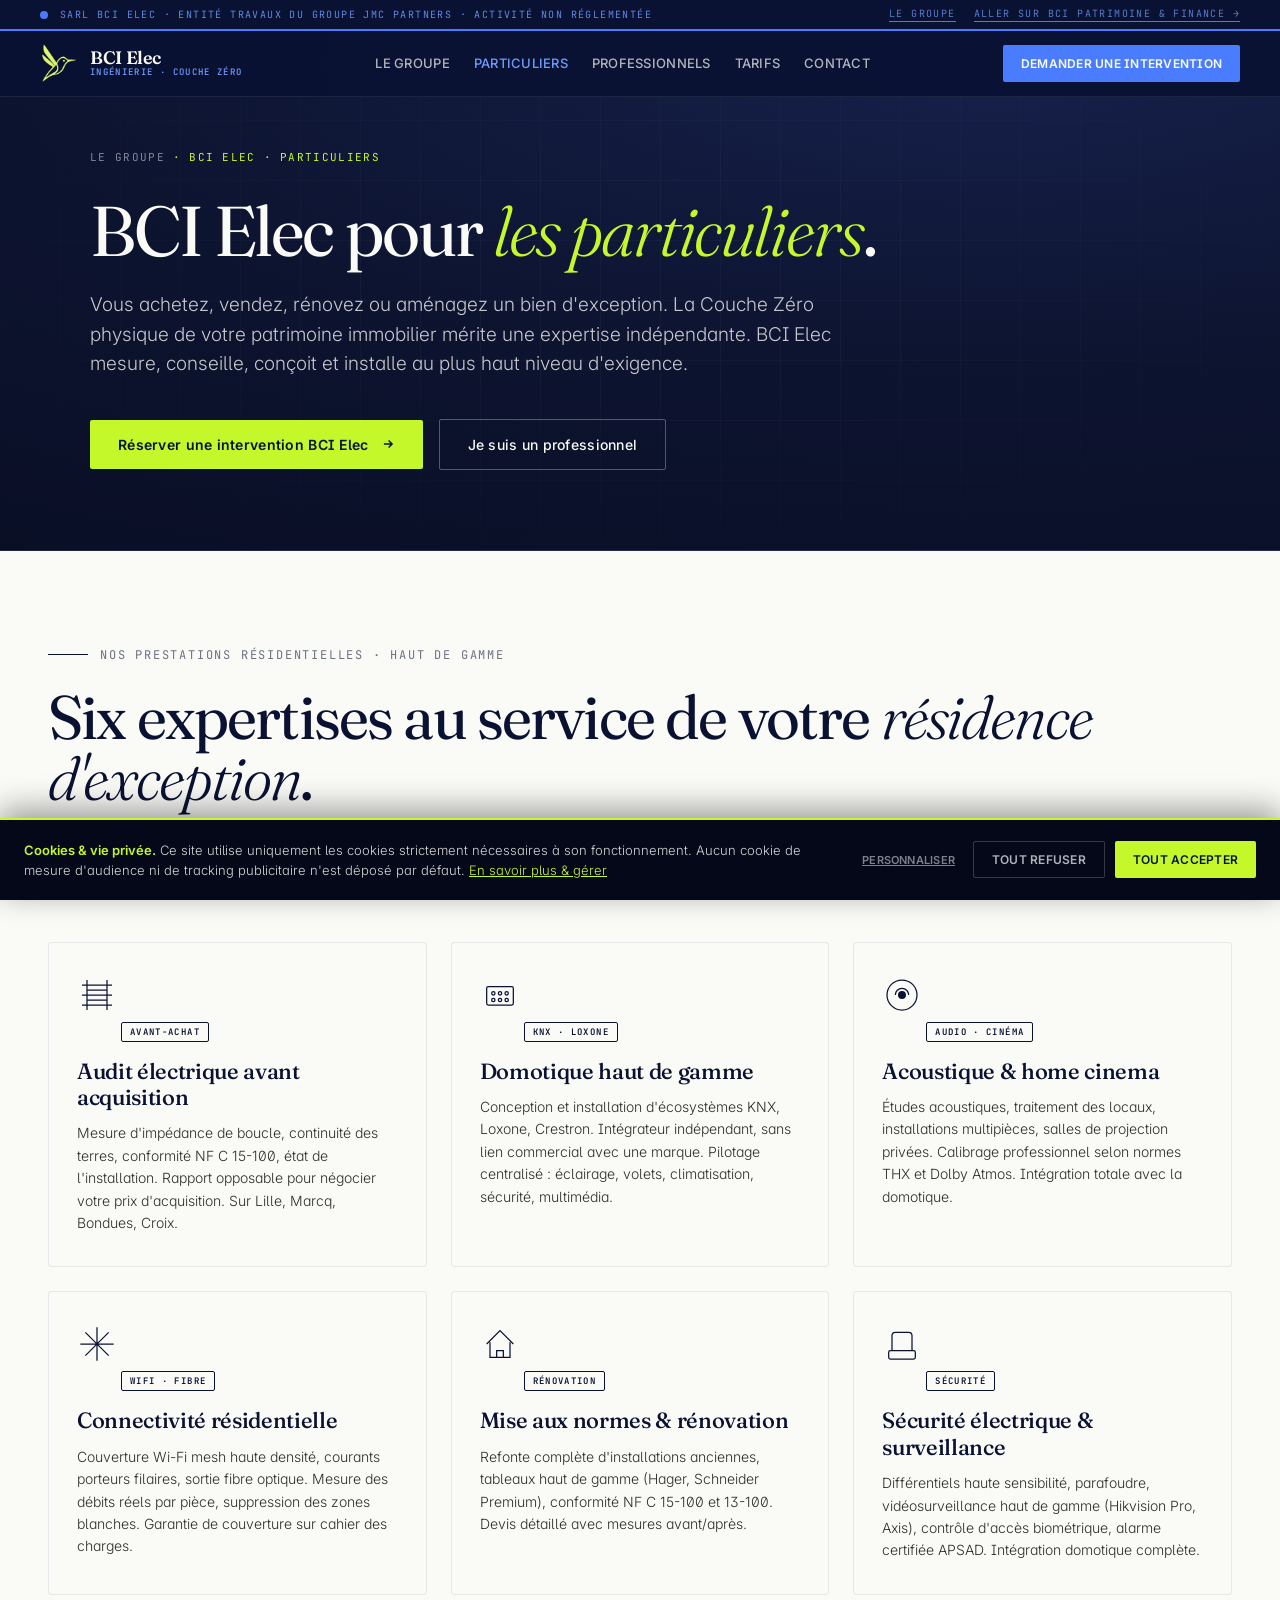
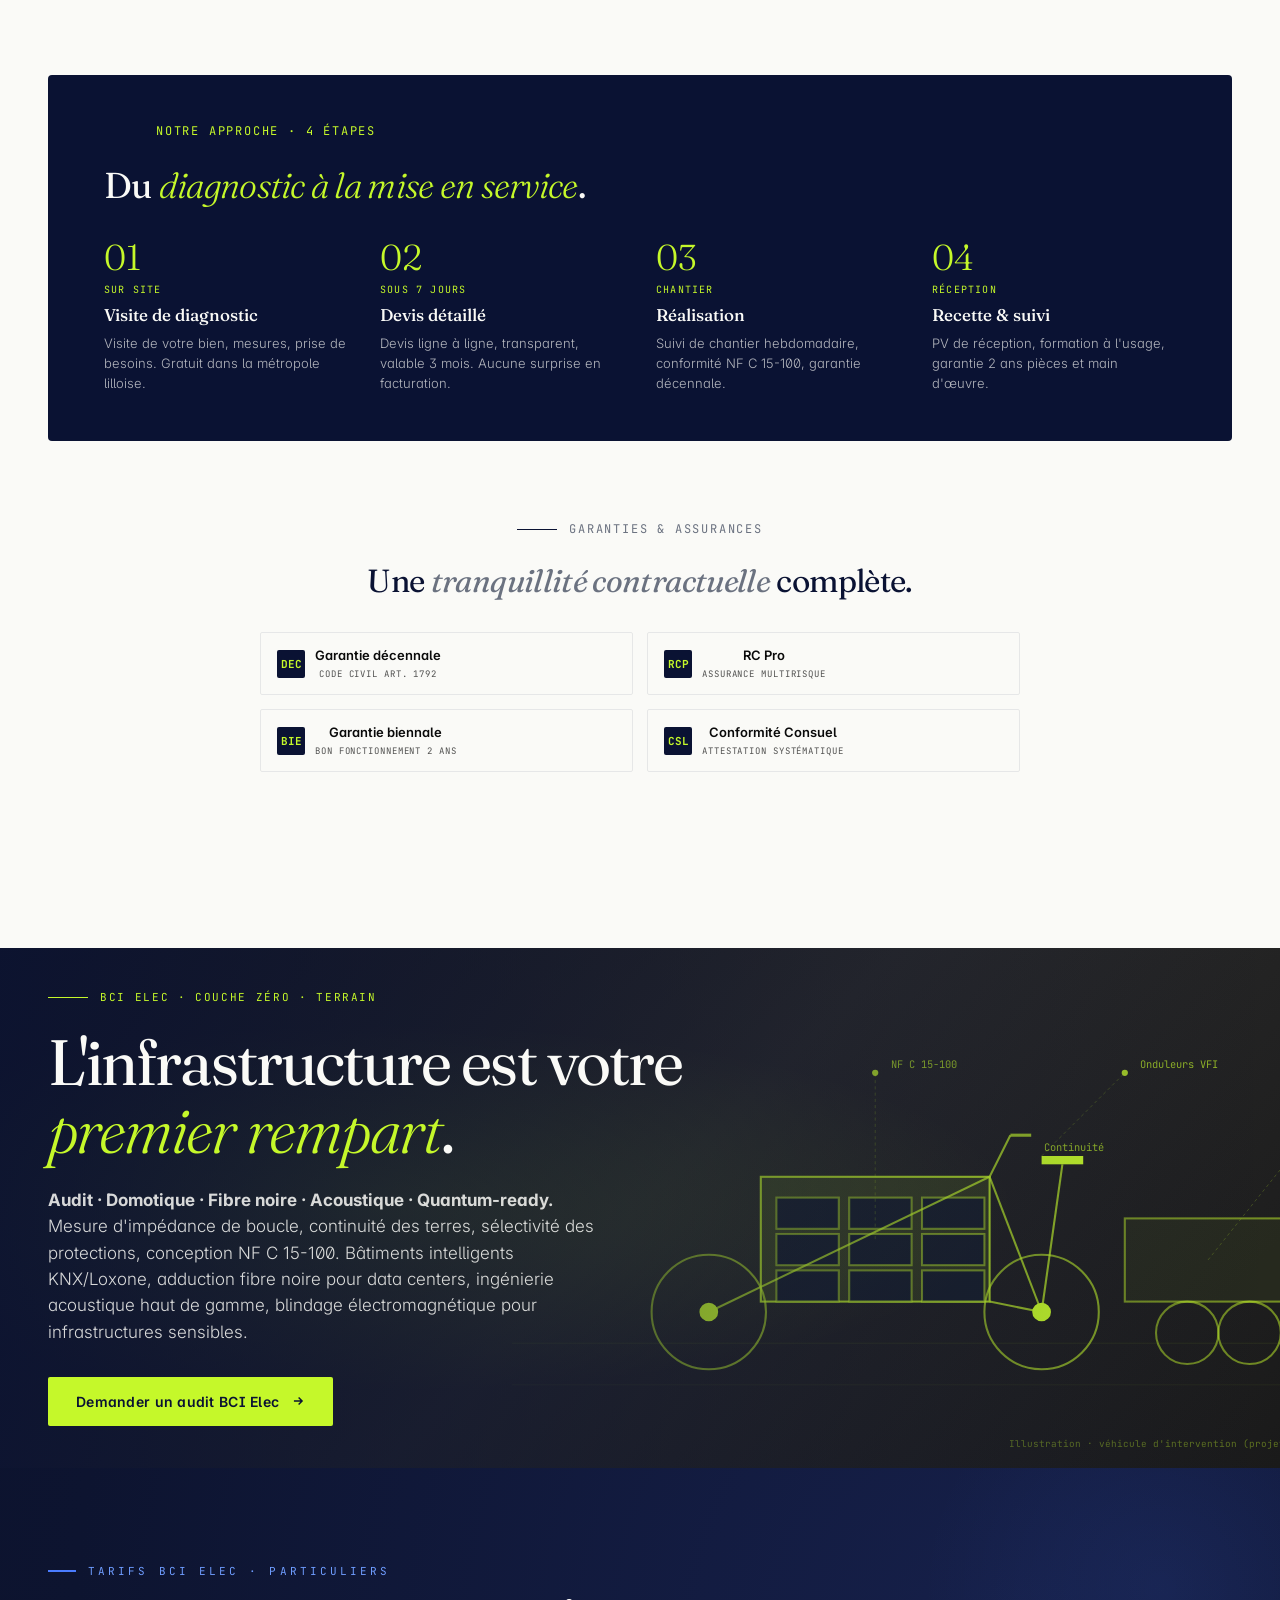
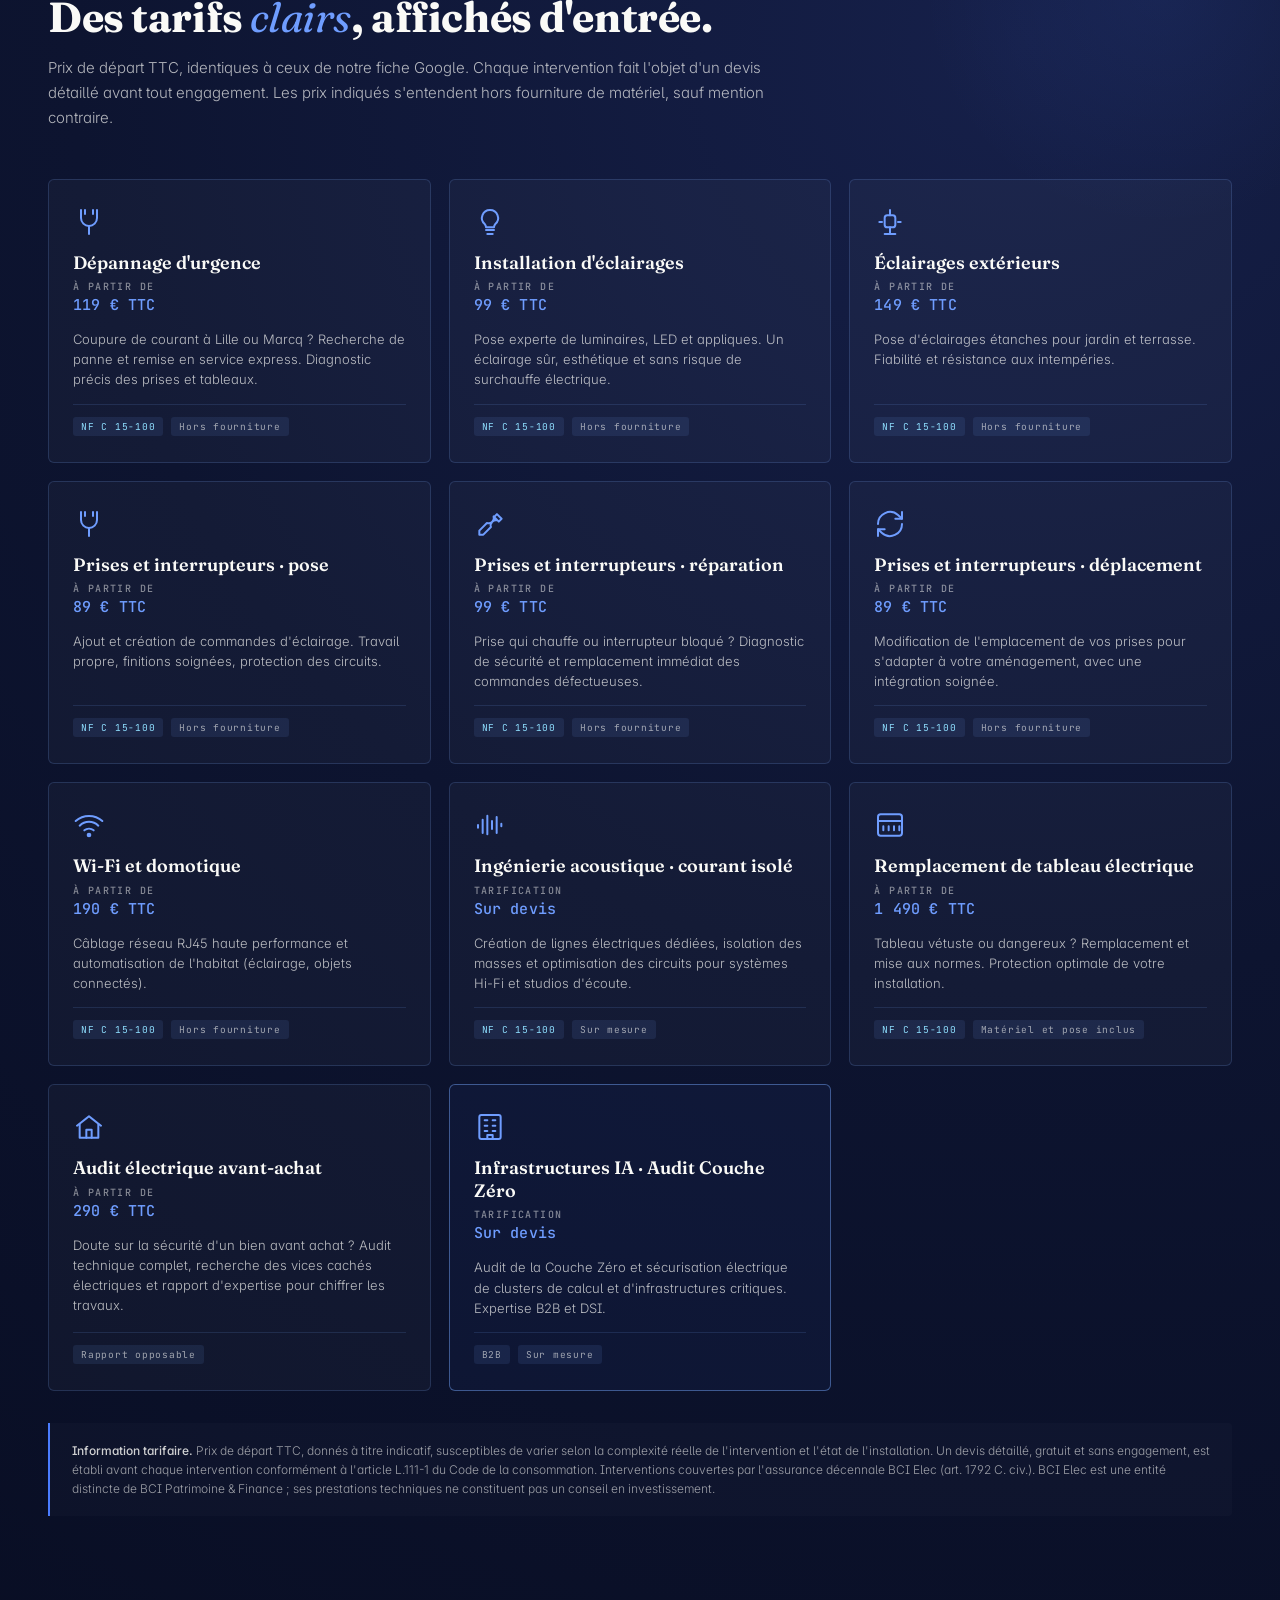
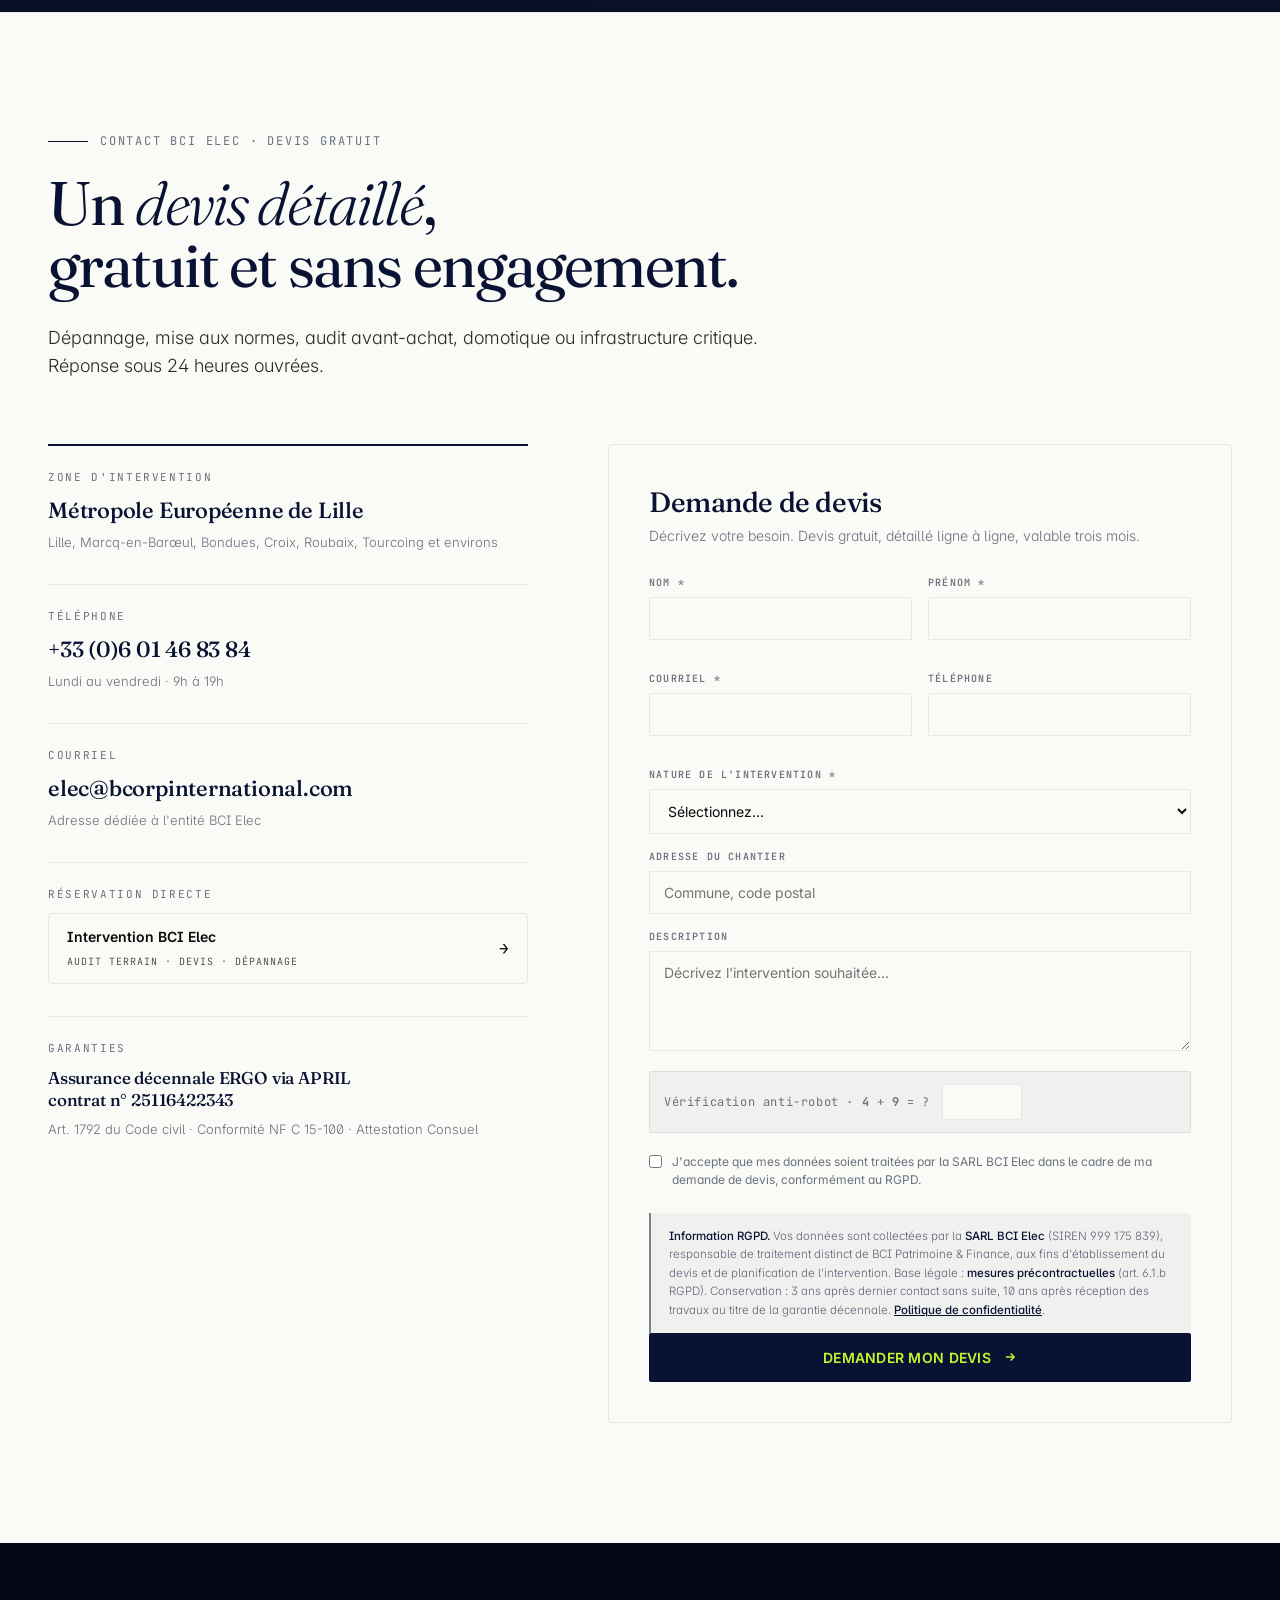
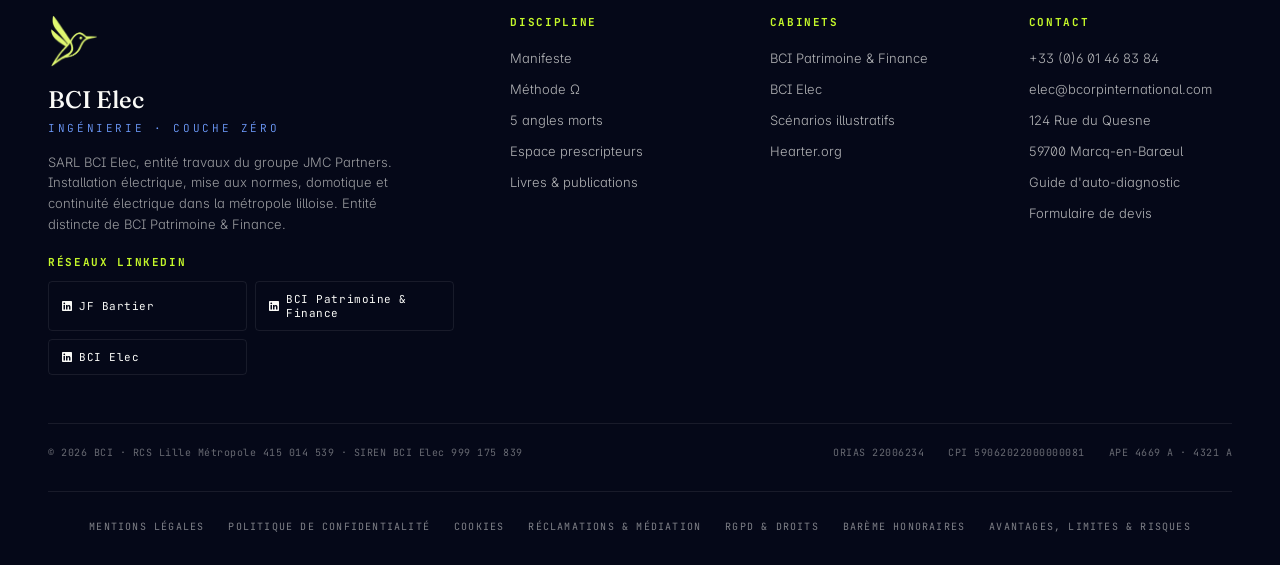
<file: elec.html>
<!DOCTYPE html>
<html lang="fr">
<head>
<meta charset="UTF-8">
<meta name="viewport" content="width=device-width, initial-scale=1.0">
<title>BCI Elec · Électricien Lille et métropole — Audit, mise aux normes, domotique</title>
<meta name="description" content="BCI Elec, travaux d'installation électrique dans la métropole lilloise. Dépannage, mise aux normes NF C 15-100, audit avant-achat, domotique, fibre et continuité électrique. Devis gratuit, assurance décennale.">
<meta name="keywords" content="électricien Lille, électricien Marcq-en-Barœul, mise aux normes NF C 15-100, dépannage électrique, domotique KNX, audit électrique avant achat, tableau électrique">
<meta name="author" content="Jean François Bartier">
<meta name="robots" content="index, follow, max-snippet:-1, max-image-preview:large">
<meta name="geo.region" content="FR-HDF">
<meta name="geo.placename" content="Marcq-en-Barœul">
<meta name="geo.position" content="50.6669;3.0931">
<meta name="ICBM" content="50.6669, 3.0931">
<link rel="canonical" href="https://bcorpinternational.com/elec.html">
<meta property="og:type" content="website">
<meta property="og:locale" content="fr_FR">
<meta property="og:title" content="BCI Elec · Électricien Lille et métropole — Audit, mise aux normes, domotique">
<meta property="og:description" content="BCI Elec, travaux d'installation électrique dans la métropole lilloise. Dépannage, mise aux normes NF C 15-100, audit avant-achat, domotique, fibre et continuité électrique. Devis gratuit, assurance décennale.">
<meta property="og:url" content="https://bcorpinternational.com/elec.html">
<meta name="twitter:card" content="summary_large_image">
<meta name="twitter:title" content="BCI Elec · Électricien Lille et métropole — Audit, mise aux normes, domotique">
<meta name="twitter:description" content="BCI Elec, travaux d'installation électrique dans la métropole lilloise. Dépannage, mise aux normes NF C 15-100, audit avant-achat, domotique, fibre et continuité électrique. Devis gratuit, assurance décennale.">
<link rel="preconnect" href="https://fonts.googleapis.com">
<link rel="preconnect" href="https://fonts.gstatic.com" crossorigin>
<link href="https://fonts.googleapis.com/css2?family=Fraunces:opsz,wght@9..144,300;9..144,400;9..144,500;9..144,600;9..144,700;9..144,900&family=JetBrains+Mono:wght@400;500;700&family=Inter:wght@300;400;500;600;700&family=Caveat:wght@400;500;600&display=swap" rel="stylesheet">
<script type="application/ld+json">
{
  "@context": "https://schema.org",
  "@graph": [
    {
      "@type": "Electrician",
      "@id": "https://bcorpinternational.com/elec.html#organization",
      "name": "BCI Elec",
      "legalName": "BCI Elec",
      "alternateName": "BCI Elec · Ingénierie de la Couche Zéro",
      "url": "https://bcorpinternational.com/elec.html",
      "description": "Travaux d'installation électrique et ingénierie de la Couche Zéro dans la métropole lilloise. Audit Layer-0 des infrastructures physiques et électriques, mise aux normes NF C 15-100, domotique, fibre, acoustique et sécurisation des infrastructures critiques. Entité non réglementée au sens du code monétaire et financier, distincte de BCI Patrimoine & Finance.",
      "address": {
        "@type": "PostalAddress",
        "streetAddress": "124 Rue du Quesne",
        "addressLocality": "Marcq-en-Barœul",
        "postalCode": "59700",
        "addressRegion": "Hauts-de-France",
        "addressCountry": "FR"
      },
      "geo": {
        "@type": "GeoCoordinates",
        "latitude": 50.6669,
        "longitude": 3.0931
      },
      "telephone": "+33601468384",
      "email": "elec@bcorpinternational.com",
      "priceRange": "€€",
      "areaServed": {
        "@type": "AdministrativeArea",
        "name": "Lille Métropole"
      },
      "parentOrganization": {
        "@id": "https://bcorpinternational.com/#jmcpartners"
      },
      "founder": {
        "@type": "Person",
        "@id": "https://bcorpinternational.com/#person",
        "name": "Jean François Bartier",
        "url": "https://bcorpinternational.com/patrimoine.html"
      },
      "knowsAbout": [
        "Audit Layer-0 et Couche Zéro",
        "Sécurisation des infrastructures critiques",
        "Audit électrique avant acquisition",
        "Mise aux normes NF C 15-100",
        "Remplacement de tableau électrique",
        "Domotique KNX et Loxone",
        "Câblage réseau et fibre optique",
        "Ingénierie acoustique et courant isolé",
        "Continuité électrique et onduleurs",
        "Infrastructures de calcul et charges critiques"
      ],
      "identifier": [
        {
          "@type": "PropertyValue",
          "propertyID": "SIREN",
          "value": "999 175 839"
        },
        {
          "@type": "PropertyValue",
          "propertyID": "SIRET",
          "value": "999 175 839 00011"
        },
        {
          "@type": "PropertyValue",
          "propertyID": "APE",
          "value": "4321A"
        }
      ],
      "makesOffer": [
        {
          "@type": "Offer",
          "name": "Dépannage d'urgence",
          "description": "Recherche de panne et remise en service. Diagnostic des prises et tableaux.",
          "priceSpecification": {
            "@type": "PriceSpecification",
            "minPrice": 119,
            "priceCurrency": "EUR",
            "valueAddedTaxIncluded": true
          },
          "availableAtOrFrom": {
            "@id": "https://bcorpinternational.com/elec.html#organization"
          }
        },
        {
          "@type": "Offer",
          "name": "Installation d'éclairages",
          "description": "Pose de luminaires, LED et appliques.",
          "priceSpecification": {
            "@type": "PriceSpecification",
            "minPrice": 99,
            "priceCurrency": "EUR",
            "valueAddedTaxIncluded": true
          },
          "availableAtOrFrom": {
            "@id": "https://bcorpinternational.com/elec.html#organization"
          }
        },
        {
          "@type": "Offer",
          "name": "Éclairages extérieurs",
          "description": "Pose d'éclairages étanches pour jardin et terrasse.",
          "priceSpecification": {
            "@type": "PriceSpecification",
            "minPrice": 149,
            "priceCurrency": "EUR",
            "valueAddedTaxIncluded": true
          },
          "availableAtOrFrom": {
            "@id": "https://bcorpinternational.com/elec.html#organization"
          }
        },
        {
          "@type": "Offer",
          "name": "Prises et interrupteurs · pose",
          "description": "Ajout et création de commandes d'éclairage.",
          "priceSpecification": {
            "@type": "PriceSpecification",
            "minPrice": 89,
            "priceCurrency": "EUR",
            "valueAddedTaxIncluded": true
          },
          "availableAtOrFrom": {
            "@id": "https://bcorpinternational.com/elec.html#organization"
          }
        },
        {
          "@type": "Offer",
          "name": "Prises et interrupteurs · réparation",
          "description": "Diagnostic de sécurité et remplacement des commandes défectueuses.",
          "priceSpecification": {
            "@type": "PriceSpecification",
            "minPrice": 99,
            "priceCurrency": "EUR",
            "valueAddedTaxIncluded": true
          },
          "availableAtOrFrom": {
            "@id": "https://bcorpinternational.com/elec.html#organization"
          }
        },
        {
          "@type": "Offer",
          "name": "Prises et interrupteurs · déplacement",
          "description": "Modification de l'emplacement des prises.",
          "priceSpecification": {
            "@type": "PriceSpecification",
            "minPrice": 89,
            "priceCurrency": "EUR",
            "valueAddedTaxIncluded": true
          },
          "availableAtOrFrom": {
            "@id": "https://bcorpinternational.com/elec.html#organization"
          }
        },
        {
          "@type": "Offer",
          "name": "Wi-Fi et domotique",
          "description": "Câblage réseau RJ45 et automatisation de l'habitat.",
          "priceSpecification": {
            "@type": "PriceSpecification",
            "minPrice": 190,
            "priceCurrency": "EUR",
            "valueAddedTaxIncluded": true
          },
          "availableAtOrFrom": {
            "@id": "https://bcorpinternational.com/elec.html#organization"
          }
        },
        {
          "@type": "Offer",
          "name": "Remplacement de tableau électrique",
          "description": "Remplacement et mise aux normes NF C 15-100. Matériel et pose inclus.",
          "priceSpecification": {
            "@type": "PriceSpecification",
            "minPrice": 1490,
            "priceCurrency": "EUR",
            "valueAddedTaxIncluded": true
          },
          "availableAtOrFrom": {
            "@id": "https://bcorpinternational.com/elec.html#organization"
          }
        },
        {
          "@type": "Offer",
          "name": "Audit électrique avant-achat",
          "description": "Audit technique complet et rapport d'expertise chiffrant les travaux.",
          "priceSpecification": {
            "@type": "PriceSpecification",
            "minPrice": 290,
            "priceCurrency": "EUR",
            "valueAddedTaxIncluded": true
          },
          "availableAtOrFrom": {
            "@id": "https://bcorpinternational.com/elec.html#organization"
          }
        }
      ],
      "openingHoursSpecification": {
        "@type": "OpeningHoursSpecification",
        "dayOfWeek": [
          "Monday",
          "Tuesday",
          "Wednesday",
          "Thursday",
          "Friday"
        ],
        "opens": "09:00",
        "closes": "19:00"
      }
    },
    {
      "@type": "Organization",
      "@id": "https://bcorpinternational.com/#jmcpartners",
      "name": "JMC Partners",
      "legalName": "SARL JMC Partners",
      "url": "https://bcorpinternational.com/",
      "address": {
        "@type": "PostalAddress",
        "streetAddress": "124 Rue du Quesne",
        "addressLocality": "Marcq-en-Barœul",
        "postalCode": "59700",
        "addressRegion": "Hauts-de-France",
        "addressCountry": "FR"
      },
      "description": "Société holding réunissant deux entités opérationnelles juridiquement distinctes.",
      "subOrganization": [
        {
          "@id": "https://bcorpinternational.com/patrimoine.html#organization"
        },
        {
          "@id": "https://bcorpinternational.com/elec.html#organization"
        }
      ]
    }
  ]
}
</script>


<link rel="icon" type="image/png" sizes="32x32" href="[data-uri]">
<link rel="apple-touch-icon" sizes="180x180" href="[data-uri]">
<meta name="theme-color" content="#0A1233">

<link rel="stylesheet" href="bci.css">
</head>
<body>
<svg width="0" height="0" style="position: absolute;">
  <defs>
    <!-- Logo BCI · Colibri (image officielle JF Bartier embarquée) -->
    <!-- Filtres SVG pour colorier le logo dans les SVG embarqués -->
    <filter id="filterAcid" x="0%" y="0%" width="100%" height="100%">
      <feColorMatrix type="matrix" values="0 0 0 0 0.773  0 0 0 0 0.973  0 0 0 0 0.165  0 0 0 1 0"/>
    </filter>
    <filter id="filterNight" x="0%" y="0%" width="100%" height="100%">
      <feColorMatrix type="matrix" values="0 0 0 0 0.039  0 0 0 0 0.071  0 0 0 0 0.200  0 0 0 1 0"/>
    </filter>
    <filter id="filterBone" x="0%" y="0%" width="100%" height="100%">
      <feColorMatrix type="matrix" values="0 0 0 0 0.980  0 0 0 0 0.980  0 0 0 0 0.969  0 0 0 1 0"/>
    </filter>
    <!-- Symbol acid green (par défaut) -->
    <symbol id="colibri" viewBox="0 0 200 217" preserveAspectRatio="xMidYMid meet">
      <image href="[data-uri]" width="200" height="217" filter="url(#filterAcid)"/>
    </symbol>
    <!-- Symbol night blue (pour fonds clairs) -->
    <symbol id="colibri-night" viewBox="0 0 200 217" preserveAspectRatio="xMidYMid meet">
      <image href="[data-uri]" width="200" height="217" filter="url(#filterNight)"/>
    </symbol>

    <!-- Stylized portrait silhouette JFB -->
    <symbol id="jfb-silhouette" viewBox="0 0 400 500">
      <defs>
        <linearGradient id="silhGrad" x1="0%" y1="0%" x2="0%" y2="100%">
          <stop offset="0%" stop-color="#15205a"/>
          <stop offset="100%" stop-color="#0A1233"/>
        </linearGradient>
        <linearGradient id="suitGrad" x1="0%" y1="0%" x2="0%" y2="100%">
          <stop offset="0%" stop-color="#1f2855"/>
          <stop offset="100%" stop-color="#0A1233"/>
        </linearGradient>
        <radialGradient id="lightGrad" cx="40%" cy="25%">
          <stop offset="0%" stop-color="#C5F82A" stop-opacity="0.25"/>
          <stop offset="60%" stop-color="#C5F82A" stop-opacity="0.05"/>
          <stop offset="100%" stop-color="#C5F82A" stop-opacity="0"/>
        </radialGradient>
      </defs>

      <!-- Background dark -->
      <rect width="400" height="500" fill="url(#silhGrad)"/>

      <!-- Soft light from upper left -->
      <ellipse cx="160" cy="120" rx="200" ry="180" fill="url(#lightGrad)"/>

      <!-- Subtle grid lines -->
      <g stroke="#C5F82A" stroke-opacity="0.04" stroke-width="0.5">
        <line x1="0" y1="100" x2="400" y2="100"/>
        <line x1="0" y1="200" x2="400" y2="200"/>
        <line x1="0" y1="300" x2="400" y2="300"/>
        <line x1="0" y1="400" x2="400" y2="400"/>
        <line x1="100" y1="0" x2="100" y2="500"/>
        <line x1="200" y1="0" x2="200" y2="500"/>
        <line x1="300" y1="0" x2="300" y2="500"/>
      </g>

      <!-- Shoulder / jacket silhouette (suit) -->
      <path d="M 60 500 L 80 350 Q 110 310 160 305 L 160 280 Q 180 295 200 295 Q 220 295 240 280 L 240 305 Q 290 310 320 350 L 340 500 Z" fill="url(#suitGrad)"/>

      <!-- Collar/lapels detail -->
      <path d="M 160 305 L 180 380 L 200 365 L 220 380 L 240 305 L 230 305 L 215 360 L 200 350 L 185 360 L 170 305 Z" fill="#0a0a0a" opacity="0.4"/>

      <!-- Shirt collar (lighter) -->
      <path d="M 175 290 L 200 305 L 225 290 L 220 280 L 200 290 L 180 280 Z" fill="#2a3568"/>

      <!-- Head silhouette - profile 3/4 -->
      <ellipse cx="200" cy="195" rx="62" ry="80" fill="#1a2455"/>

      <!-- Face highlights (suggesting features without being literal) -->
      <path d="M 165 180 Q 175 175 200 180 Q 220 175 235 180" fill="none" stroke="#C5F82A" stroke-opacity="0.15" stroke-width="0.5"/>
      <ellipse cx="195" cy="195" rx="50" ry="65" fill="#1f2a5e" opacity="0.5"/>

      <!-- Hair top (short, professional) -->
      <path d="M 145 155 Q 165 130 200 130 Q 235 130 255 155 Q 250 145 240 140 Q 220 132 200 134 Q 180 132 160 140 Q 150 145 145 155 Z" fill="#15205a"/>

      <!-- Subtle eye line -->
      <line x1="178" y1="195" x2="188" y2="195" stroke="#C5F82A" stroke-opacity="0.2" stroke-width="0.8"/>
      <line x1="212" y1="195" x2="222" y2="195" stroke="#C5F82A" stroke-opacity="0.2" stroke-width="0.8"/>

      <!-- Light edge on the silhouette (right side accent) -->
      <path d="M 262 175 Q 265 200 258 235 Q 252 265 245 285" fill="none" stroke="#C5F82A" stroke-opacity="0.25" stroke-width="1.5"/>
      <path d="M 320 360 Q 325 380 330 420 Q 333 460 338 495" fill="none" stroke="#C5F82A" stroke-opacity="0.15" stroke-width="1"/>

      <!-- Light edge under jaw -->
      <path d="M 175 260 Q 200 280 225 260" fill="none" stroke="#C5F82A" stroke-opacity="0.18" stroke-width="0.8"/>

      <!-- JFB monogram (subtle, bottom right) -->
      <text x="320" y="460" font-family="Caveat" font-size="32" fill="#C5F82A" fill-opacity="0.5" text-anchor="middle">JFB</text>
    </symbol>
  </defs>
</svg>

<div class="entity-topbar bar-elec">
  <span class="dot"></span>
  <span class="etb-name">SARL BCI Elec · entité travaux du groupe JMC Partners · activité non réglementée</span>
  <span class="etb-links">
    <a href="index.html">Le groupe</a>
    <a href="patrimoine.html">Aller sur BCI Patrimoine &amp; Finance →</a>
  </span>
</div><nav class="nav nav-elec">
  <a class="nav-logo" href="elec.html">
    <svg class="colibri-svg" style="color: var(--acid);"><use href="#colibri"/></svg>
    <span class="nav-logo-text">
      <strong>BCI Elec</strong>
      <small class="sub-elec">Ingénierie · Couche Zéro</small>
    </span>
  </a>
  <div class="nav-links">
    <a class="nav-link" href="index.html">Le groupe</a>
    <button class="nav-link active" id="nav-elec-part" onclick="showPage('elec-part')">Particuliers</button>
    <button class="nav-link" id="nav-elec-pro" onclick="showPage('elec-pro')">Professionnels</button>
    <button class="nav-link" onclick="scrollToSection('elec-tarifs')">Tarifs</button>
    <button class="nav-link" onclick="scrollToSection('contact-elec')">Contact</button>
  </div>
  <a class="nav-cta" href="https://calendly.com/bci-elec/intervention" target="_blank" rel="noopener" style="text-decoration:none;">Demander une intervention</a>
</nav><div class="page active" id="page-elec-part">
  <section class="subpage-hero">
    <div class="subpage-hero-wrap">
      <div class="subpage-breadcrumb">
        <a href="index.html">Le groupe</a> · <span>BCI Elec</span> · <span style="color: var(--acid);">Particuliers</span>
      </div>
      <h1 class="subpage-title">BCI Elec pour <em>les particuliers</em>.</h1>
      <p class="subpage-intro">
        Vous achetez, vendez, rénovez ou aménagez un bien d'exception. La Couche Zéro physique de votre patrimoine immobilier mérite une expertise indépendante. BCI Elec mesure, conseille, conçoit et installe au plus haut niveau d'exigence.
      </p>
      <div class="hero-cta-group">
        <a href="https://calendly.com/bci-elec/intervention" target="_blank" class="btn-primary" style="text-decoration: none;">
          Réserver une intervention BCI Elec
          <svg width="14" height="14" viewBox="0 0 24 24" fill="none" stroke="currentColor" stroke-width="2.5"><path d="M5 12h14M13 6l6 6-6 6"/></svg>
        </a>
        <button class="btn-secondary" onclick="showPage('elec-pro')">Je suis un professionnel</button>
      </div>
    </div>
  </section>

  <section class="subpage-body">
    <div class="subpage-section">
      <div class="section-eyebrow">Nos prestations résidentielles · Haut de gamme</div>
      <h2 class="section-title" style="color: var(--night);">Six expertises au service de votre <em>résidence d'exception</em>.</h2>
      <p style="font-size: 17px; line-height: 1.65; max-width: 760px; color: #2a2a2a; font-weight: 300;">Le résidentiel haut de gamme ne tolère pas l'à-peu-près. Tout commence par une mesure rigoureuse et une conception sur mesure, jamais par un catalogue de fournisseur.</p>

      <div class="subpage-services-grid">
        <div class="service-card">
          <svg class="service-card-icon" viewBox="0 0 48 48" fill="none" stroke="currentColor" stroke-width="1.5"><path d="M12 6v36M36 6v36M12 18h24M12 30h24M6 12h36M6 24h36M6 36h36"/></svg>
          <span class="service-card-tag">Avant-achat</span>
          <h3 class="service-card-title">Audit électrique avant acquisition</h3>
          <p class="service-card-desc">Mesure d'impédance de boucle, continuité des terres, conformité NF C 15-100, état de l'installation. Rapport opposable pour négocier votre prix d'acquisition. Sur Lille, Marcq, Bondues, Croix.</p>
        </div>

        <div class="service-card">
          <svg class="service-card-icon" viewBox="0 0 48 48" fill="none" stroke="currentColor" stroke-width="1.5"><rect x="8" y="14" width="32" height="22" rx="2"/><circle cx="16" cy="22" r="2"/><circle cx="24" cy="22" r="2"/><circle cx="32" cy="22" r="2"/><circle cx="16" cy="30" r="2"/><circle cx="24" cy="30" r="2"/><circle cx="32" cy="30" r="2"/></svg>
          <span class="service-card-tag">KNX · Loxone</span>
          <h3 class="service-card-title">Domotique haut de gamme</h3>
          <p class="service-card-desc">Conception et installation d'écosystèmes KNX, Loxone, Crestron. Intégrateur indépendant, sans lien commercial avec une marque. Pilotage centralisé : éclairage, volets, climatisation, sécurité, multimédia.</p>
        </div>

        <div class="service-card">
          <svg class="service-card-icon" viewBox="0 0 48 48" fill="none" stroke="currentColor" stroke-width="1.5"><circle cx="24" cy="24" r="18"/><path d="M16 24a8 8 0 0 1 16 0"/><circle cx="24" cy="24" r="4" fill="currentColor"/></svg>
          <span class="service-card-tag">Audio · Cinéma</span>
          <h3 class="service-card-title">Acoustique &amp; home cinema</h3>
          <p class="service-card-desc">Études acoustiques, traitement des locaux, installations multipièces, salles de projection privées. Calibrage professionnel selon normes THX et Dolby Atmos. Intégration totale avec la domotique.</p>
        </div>

        <div class="service-card">
          <svg class="service-card-icon" viewBox="0 0 48 48" fill="none" stroke="currentColor" stroke-width="1.5"><path d="M24 4v40M4 24h40M10 10l28 28M38 10L10 38"/></svg>
          <span class="service-card-tag">Wifi · Fibre</span>
          <h3 class="service-card-title">Connectivité résidentielle</h3>
          <p class="service-card-desc">Couverture Wi-Fi mesh haute densité, courants porteurs filaires, sortie fibre optique. Mesure des débits réels par pièce, suppression des zones blanches. Garantie de couverture sur cahier des charges.</p>
        </div>

        <div class="service-card">
          <svg class="service-card-icon" viewBox="0 0 48 48" fill="none" stroke="currentColor" stroke-width="1.5"><path d="M8 24l16-16 16 16M12 22v18h24V22"/><path d="M20 40v-8h8v8"/></svg>
          <span class="service-card-tag">Rénovation</span>
          <h3 class="service-card-title">Mise aux normes &amp; rénovation</h3>
          <p class="service-card-desc">Refonte complète d'installations anciennes, tableaux haut de gamme (Hager, Schneider Premium), conformité NF C 15-100 et 13-100. Devis détaillé avec mesures avant/après.</p>
        </div>

        <div class="service-card">
          <svg class="service-card-icon" viewBox="0 0 48 48" fill="none" stroke="currentColor" stroke-width="1.5"><path d="M12 32V14a4 4 0 0 1 4-4h16a4 4 0 0 1 4 4v18"/><rect x="8" y="32" width="32" height="10" rx="2"/></svg>
          <span class="service-card-tag">Sécurité</span>
          <h3 class="service-card-title">Sécurité électrique &amp; surveillance</h3>
          <p class="service-card-desc">Différentiels haute sensibilité, parafoudre, vidéosurveillance haut de gamme (Hikvision Pro, Axis), contrôle d'accès biométrique, alarme certifiée APSAD. Intégration domotique complète.</p>
        </div>
      </div>
    </div>

    <div class="subpage-section">
      <div style="background: var(--night); color: var(--bone); padding: 48px 56px; border-radius: 4px;">
        <div class="section-eyebrow" style="color: var(--acid);">Notre approche · 4 étapes</div>
        <h2 style="font-family: var(--font-display); font-size: 36px; font-weight: 400; margin: 20px 0 32px; color: var(--bone); letter-spacing: -0.02em;">Du <em style="color: var(--acid); font-weight: 300;">diagnostic à la mise en service</em>.</h2>
        <div style="display: grid; grid-template-columns: repeat(4, 1fr); gap: 32px;">
          <div>
            <div style="font-family: var(--font-display); font-size: 36px; color: var(--acid); font-weight: 300; line-height: 1;">01</div>
            <div style="font-family: var(--font-mono); font-size: 10px; letter-spacing: 0.12em; color: var(--acid); margin: 8px 0; text-transform: uppercase;">Sur site</div>
            <h4 style="font-family: var(--font-display); font-size: 17px; margin-bottom: 8px; font-weight: 500;">Visite de diagnostic</h4>
            <p style="font-size: 13px; line-height: 1.55; color: rgba(250,250,247,0.7); font-weight: 300;">Visite de votre bien, mesures, prise de besoins. Gratuit dans la métropole lilloise.</p>
          </div>
          <div>
            <div style="font-family: var(--font-display); font-size: 36px; color: var(--acid); font-weight: 300; line-height: 1;">02</div>
            <div style="font-family: var(--font-mono); font-size: 10px; letter-spacing: 0.12em; color: var(--acid); margin: 8px 0; text-transform: uppercase;">Sous 7 jours</div>
            <h4 style="font-family: var(--font-display); font-size: 17px; margin-bottom: 8px; font-weight: 500;">Devis détaillé</h4>
            <p style="font-size: 13px; line-height: 1.55; color: rgba(250,250,247,0.7); font-weight: 300;">Devis ligne à ligne, transparent, valable 3 mois. Aucune surprise en facturation.</p>
          </div>
          <div>
            <div style="font-family: var(--font-display); font-size: 36px; color: var(--acid); font-weight: 300; line-height: 1;">03</div>
            <div style="font-family: var(--font-mono); font-size: 10px; letter-spacing: 0.12em; color: var(--acid); margin: 8px 0; text-transform: uppercase;">Chantier</div>
            <h4 style="font-family: var(--font-display); font-size: 17px; margin-bottom: 8px; font-weight: 500;">Réalisation</h4>
            <p style="font-size: 13px; line-height: 1.55; color: rgba(250,250,247,0.7); font-weight: 300;">Suivi de chantier hebdomadaire, conformité NF C 15-100, garantie décennale.</p>
          </div>
          <div>
            <div style="font-family: var(--font-display); font-size: 36px; color: var(--acid); font-weight: 300; line-height: 1;">04</div>
            <div style="font-family: var(--font-mono); font-size: 10px; letter-spacing: 0.12em; color: var(--acid); margin: 8px 0; text-transform: uppercase;">Réception</div>
            <h4 style="font-family: var(--font-display); font-size: 17px; margin-bottom: 8px; font-weight: 500;">Recette &amp; suivi</h4>
            <p style="font-size: 13px; line-height: 1.55; color: rgba(250,250,247,0.7); font-weight: 300;">PV de réception, formation à l'usage, garantie 2 ans pièces et main d'œuvre.</p>
          </div>
        </div>
      </div>
    </div>

    <div class="subpage-section" style="text-align: center; max-width: 760px;">
      <div class="section-eyebrow" style="justify-content: center;">Garanties &amp; assurances</div>
      <h2 style="font-family: var(--font-display); font-size: 32px; font-weight: 400; color: var(--night); margin-bottom: 24px; letter-spacing: -0.02em;">Une <em style="font-style: italic; color: var(--ash);">tranquillité contractuelle</em> complète.</h2>
      <div style="display: grid; grid-template-columns: repeat(2, 1fr); gap: 14px; margin-top: 32px;">
        <div class="patrim-cred">
          <div class="patrim-cred-mark">DEC</div>
          <div class="patrim-cred-text"><strong>Garantie décennale</strong><span>Code civil art. 1792</span></div>
        </div>
        <div class="patrim-cred">
          <div class="patrim-cred-mark">RCP</div>
          <div class="patrim-cred-text"><strong>RC Pro</strong><span>Assurance multirisque</span></div>
        </div>
        <div class="patrim-cred">
          <div class="patrim-cred-mark">BIE</div>
          <div class="patrim-cred-text"><strong>Garantie biennale</strong><span>Bon fonctionnement 2 ans</span></div>
        </div>
        <div class="patrim-cred">
          <div class="patrim-cred-mark">CSL</div>
          <div class="patrim-cred-text"><strong>Conformité Consuel</strong><span>Attestation systématique</span></div>
        </div>
      </div>
    </div>
  </section>

  <!-- GRILLE TARIFAIRE BCI ELEC (bleu nuit · identité entité) -->
  
</div>

<!-- ============== PAGE BCI ELEC PROFESSIONNELS V10 ============== -->
<div class="page" id="page-elec-pro">
  <section class="subpage-hero">
    <div class="subpage-hero-wrap">
      <div class="subpage-breadcrumb">
        <a href="index.html">Le groupe</a> · <span>BCI Elec</span> · <span style="color: var(--acid);">Professionnels</span>
      </div>
      <h1 class="subpage-title">BCI Elec pour les <em>professionnels</em>.</h1>
      <p class="subpage-intro">
        Dirigeants de PME, gestionnaires de family office, exploitants de sites tertiaires sensibles. Votre infrastructure électrique est un <strong style="color: var(--acid);">actif stratégique</strong>. BCI Elec sécurise cette infrastructure : continuité d'activité, prévention des pannes, conformité et durabilité de votre outil de production.
      </p>
      <div class="hero-cta-group">
        <a href="https://calendly.com/bci-elec/intervention" target="_blank" class="btn-primary" style="text-decoration: none;">
          Audit Layer-0 pour mon entreprise
          <svg width="14" height="14" viewBox="0 0 24 24" fill="none" stroke="currentColor" stroke-width="2.5"><path d="M5 12h14M13 6l6 6-6 6"/></svg>
        </a>
        <button class="btn-secondary" onclick="showPage('elec-part')">Je suis un particulier</button>
      </div>
    </div>
  </section>

  <section class="subpage-body">
    <div class="subpage-section">
      <div class="section-eyebrow">Six expertises B2B · Tertiaire &amp; sites critiques</div>
      <h2 class="section-title" style="color: var(--night);">L'<em>infrastructure</em> qui protège votre continuité d'activité.</h2>
      <p style="font-size: 17px; line-height: 1.65; max-width: 760px; color: #2a2a2a; font-weight: 300;">Une coupure de 4 heures dans un site tertiaire mal conçu peut coûter plusieurs centaines de milliers d'euros. La Patrimétrologie quantifie le risque, BCI Elec le réduit techniquement.</p>

      <div class="subpage-services-grid">
        <div class="service-card">
          <svg class="service-card-icon" viewBox="0 0 48 48" fill="none" stroke="currentColor" stroke-width="1.5"><rect x="8" y="8" width="32" height="32" rx="2"/><path d="M16 16h16M16 24h16M16 32h10"/></svg>
          <span class="service-card-tag">Cession PME</span>
          <h3 class="service-card-title">Audit Layer-0 Continuité</h3>
          <p class="service-card-desc">Quantification de la dépréciation cachée du bâti industriel ou tertiaire avant cession. Rapport opposable utilisable par votre conseil M&amp;A. Ordre de grandeur observé sur le marché : la dette technique non identifiée peut représenter une part significative du prix de cession. Chiffrage établi au cas par cas, sans engagement de résultat.</p>
        </div>

        <div class="service-card">
          <svg class="service-card-icon" viewBox="0 0 48 48" fill="none" stroke="currentColor" stroke-width="1.5"><circle cx="24" cy="24" r="4" fill="currentColor"/><circle cx="24" cy="24" r="14"/><circle cx="24" cy="24" r="22"/></svg>
          <span class="service-card-tag">Datacenter</span>
          <h3 class="service-card-title">Fibre noire &amp; adduction</h3>
          <p class="service-card-desc">Étude de raccordement opérateurs, adduction fibre noire dédiée, redondance multi-PoP. Pour data centers, salles serveurs, plateformes de trading, family offices. Conception SLA &gt; 99,99 %.</p>
        </div>

        <div class="service-card">
          <svg class="service-card-icon" viewBox="0 0 48 48" fill="none" stroke="currentColor" stroke-width="1.5"><path d="M12 36V12l24 12-24 12z"/><path d="M24 6v6M24 36v6M6 24h6M36 24h6"/></svg>
          <span class="service-card-tag">Continuité</span>
          <h3 class="service-card-title">Onduleurs &amp; redondance N+1</h3>
          <p class="service-card-desc">Conception et installation d'onduleurs VFI/VFD, groupes électrogènes avec STS, bypass redondants. Sites critiques : continuité totale en cas de coupure réseau, autonomie sur batterie + carburant.</p>
        </div>

        <div class="service-card">
          <svg class="service-card-icon" viewBox="0 0 48 48" fill="none" stroke="currentColor" stroke-width="1.5"><circle cx="24" cy="24" r="20"/><path d="M24 4v40M4 24h40"/><path d="M10 10l28 28"/></svg>
          <span class="service-card-tag">Prospective</span>
          <h3 class="service-card-title">Infrastructure quantum-ready</h3>
          <p class="service-card-desc">Préparation de l'infrastructure électrique pour les futures charges quantiques : blindage électromagnétique, alimentation ultra-stable, refroidissement cryogénique. Pour sites à très haute valeur technologique.</p>
        </div>

        <div class="service-card">
          <svg class="service-card-icon" viewBox="0 0 48 48" fill="none" stroke="currentColor" stroke-width="1.5"><rect x="6" y="14" width="36" height="20" rx="2"/><line x1="14" y1="22" x2="14" y2="26"/><line x1="22" y1="22" x2="22" y2="26"/><line x1="30" y1="22" x2="30" y2="26"/><line x1="38" y1="22" x2="38" y2="26"/></svg>
          <span class="service-card-tag">Mesures</span>
          <h3 class="service-card-title">Audit harmonique &amp; qualité</h3>
          <p class="service-card-desc">Mesure des harmoniques (THD), des creux de tension, des flickers. Diagnostic et conception de solutions correctrices (filtres actifs, batteries de condensateurs). Conformité norme EN 50160.</p>
        </div>

        <div class="service-card">
          <svg class="service-card-icon" viewBox="0 0 48 48" fill="none" stroke="currentColor" stroke-width="1.5"><path d="M12 10h24v28H12z"/><path d="M16 18h16M16 26h16M16 34h12"/></svg>
          <span class="service-card-tag">Conformité</span>
          <h3 class="service-card-title">Vérification périodique ERP/IGH</h3>
          <p class="service-card-desc">Vérifications réglementaires des installations électriques en ERP et IGH (Code du travail art. R.4226-16). Audit Q18 Apsad pour assurance, rapports opposables pour commissions de sécurité.</p>
        </div>
      </div>
    </div>

    <div class="subpage-section">
      <div style="background: var(--night-deep); color: var(--bone); padding: 56px 48px; border-radius: 4px; border-left: 4px solid var(--acid);">
        <div style="font-family: var(--font-mono); font-size: 11px; letter-spacing: 0.15em; text-transform: uppercase; color: var(--acid); margin-bottom: 20px;">Argument économique</div>
        <h3 style="font-family: var(--font-display); font-size: 32px; line-height: 1.2; font-weight: 400; margin-bottom: 28px; letter-spacing: -0.02em;">Le gain potentiel d'un audit Layer-0 sur la <em style="color: var(--acid); font-style: italic; font-weight: 300;">continuité d'un site tertiaire sensible</em>.</h3>
        <div style="display: grid; grid-template-columns: repeat(3, 1fr); gap: 32px; margin-top: 24px;">
          <div>
            <div style="font-family: var(--font-display); font-size: 48px; color: var(--acid); font-weight: 300; line-height: 1;">8 %</div>
            <div style="font-family: var(--font-mono); font-size: 10px; letter-spacing: 0.12em; color: rgba(250,250,247,0.5); text-transform: uppercase; margin: 8px 0;">Dépréciation moyenne révélée</div>
            <p style="font-size: 13px; line-height: 1.55; color: rgba(250,250,247,0.7); font-weight: 300;">Sur le bâti industriel, dette technique cachée non identifiée par les conseils traditionnels.</p>
          </div>
          <div>
            <div style="font-family: var(--font-display); font-size: 48px; color: var(--acid); font-weight: 300; line-height: 1;">~960 k€</div>
            <div style="font-family: var(--font-mono); font-size: 10px; letter-spacing: 0.12em; color: rgba(250,250,247,0.5); text-transform: uppercase; margin: 8px 0;">Renégociation potentielle</div>
            <p style="font-size: 13px; line-height: 1.55; color: rgba(250,250,247,0.7); font-weight: 300;">Différence entre prix initial et prix réajusté après audit, négocié par votre conseil M&amp;A.</p>
          </div>
          <div>
            <div style="font-family: var(--font-display); font-size: 48px; color: var(--acid); font-weight: 300; line-height: 1;">×80</div>
            <div style="font-family: var(--font-mono); font-size: 10px; letter-spacing: 0.12em; color: rgba(250,250,247,0.5); text-transform: uppercase; margin: 8px 0;">Retour sur investissement</div>
            <p style="font-size: 13px; line-height: 1.55; color: rgba(250,250,247,0.7); font-weight: 300;">Pour un audit moyen à 12 k€, ROI typique de 80 sur le prix de cession.</p>
          </div>
        </div>
        <p style="font-family: var(--font-mono); font-size: 10px; letter-spacing: 0.1em; color: rgba(250,250,247,0.4); margin-top: 24px; text-transform: uppercase;">Scénario illustratif à finalité pédagogique. Ces ordres de grandeur ne constituent ni un engagement contractuel, ni une garantie de résultat, et ne décrivent pas de missions réelles. Chaque situation fait l'objet d'un chiffrage propre.</p>
      </div>
    </div>
  </section>
</div>

<!-- ============== PAGE PRESCRIPTEURS V5 ============== -->

<section class="elec-banner">
  <div class="elec-banner-placeholder"></div>
  <svg class="elec-banner-svg" viewBox="0 0 800 500" preserveAspectRatio="xMidYMid slice" fill="none">
    <line x1="0" y1="380" x2="800" y2="380" stroke="rgba(197, 248, 42, 0.15)" stroke-width="0.5"/>
    <line x1="0" y1="420" x2="800" y2="420" stroke="rgba(197, 248, 42, 0.1)" stroke-width="0.5"/>
    <g stroke="#C5F82A" stroke-width="2" fill="none">
      <circle cx="220" cy="350" r="55" stroke-opacity="0.6"/>
      <circle cx="220" cy="350" r="8" fill="#C5F82A"/>
      <circle cx="540" cy="350" r="55" stroke-opacity="0.6"/>
      <circle cx="540" cy="350" r="8" fill="#C5F82A"/>
      <rect x="270" y="220" width="220" height="120" fill="rgba(197, 248, 42, 0.1)" stroke-opacity="0.8"/>
      <rect x="285" y="240" width="60" height="30" fill="rgba(10, 18, 51, 0.6)" stroke-opacity="0.5"/>
      <rect x="285" y="275" width="60" height="30" fill="rgba(10, 18, 51, 0.6)" stroke-opacity="0.5"/>
      <rect x="285" y="310" width="60" height="30" fill="rgba(10, 18, 51, 0.6)" stroke-opacity="0.5"/>
      <rect x="355" y="240" width="60" height="30" fill="rgba(10, 18, 51, 0.6)" stroke-opacity="0.5"/>
      <rect x="355" y="275" width="60" height="30" fill="rgba(10, 18, 51, 0.6)" stroke-opacity="0.5"/>
      <rect x="355" y="310" width="60" height="30" fill="rgba(10, 18, 51, 0.6)" stroke-opacity="0.5"/>
      <rect x="425" y="240" width="60" height="30" fill="rgba(10, 18, 51, 0.6)" stroke-opacity="0.5"/>
      <rect x="425" y="275" width="60" height="30" fill="rgba(10, 18, 51, 0.6)" stroke-opacity="0.5"/>
      <rect x="425" y="310" width="60" height="30" fill="rgba(10, 18, 51, 0.6)" stroke-opacity="0.5"/>
      <line x1="220" y1="350" x2="490" y2="220" stroke-opacity="0.7"/>
      <line x1="490" y1="220" x2="540" y2="350" stroke-opacity="0.7"/>
      <line x1="540" y1="350" x2="490" y2="340" stroke-opacity="0.7"/>
      <line x1="490" y1="220" x2="510" y2="180" stroke-opacity="0.7"/>
      <line x1="510" y1="180" x2="530" y2="180" stroke-opacity="0.7" stroke-width="3"/>
      <rect x="540" y="200" width="40" height="8" fill="#C5F82A" stroke="none"/>
      <line x1="560" y1="208" x2="540" y2="350" stroke-opacity="0.7"/>
      <rect x="620" y="260" width="160" height="80" fill="rgba(197, 248, 42, 0.05)" stroke-opacity="0.5"/>
      <circle cx="680" cy="370" r="30" stroke-opacity="0.5"/>
      <circle cx="740" cy="370" r="30" stroke-opacity="0.5"/>
    </g>
    <g stroke="#C5F82A" stroke-width="0.5" stroke-opacity="0.4" stroke-dasharray="3 3">
      <line x1="380" y1="280" x2="380" y2="120"/>
      <line x1="540" y1="200" x2="620" y2="120"/>
      <line x1="700" y1="300" x2="780" y2="200"/>
    </g>
    <g fill="#C5F82A" fill-opacity="0.8">
      <circle cx="380" cy="120" r="3"/>
      <circle cx="620" cy="120" r="3"/>
      <circle cx="780" cy="200" r="3"/>
    </g>
    <text x="395" y="115" font-family="JetBrains Mono" font-size="10" fill="#C5F82A" fill-opacity="0.7">NF C 15-100</text>
    <text x="635" y="115" font-family="JetBrains Mono" font-size="10" fill="#C5F82A" fill-opacity="0.7">Onduleurs VFI</text>
    <text x="600" y="195" font-family="JetBrains Mono" font-size="10" fill="#C5F82A" fill-opacity="0.7" text-anchor="end">Continuité</text>
    <text x="780" y="480" font-family="JetBrains Mono" font-size="9" fill="#C5F82A" fill-opacity="0.4" text-anchor="end">Illustration · véhicule d'intervention (projet)</text>
  </svg>
  <div class="elec-banner-content">
    <div class="elec-banner-tag">BCI Elec · Couche Zéro · Terrain</div>
    <h2 class="elec-banner-title">L'infrastructure est votre <em>premier rempart</em>.</h2>
    <p class="elec-banner-sub">
      <strong>Audit · Domotique · Fibre noire · Acoustique · Quantum-ready.</strong><br>
      Mesure d'impédance de boucle, continuité des terres, sélectivité des protections, conception NF C 15-100. Bâtiments intelligents KNX/Loxone, adduction fibre noire pour data centers, ingénierie acoustique haut de gamme, blindage électromagnétique pour infrastructures sensibles.
    </p>
    <div>
      <a href="https://calendly.com/bci-elec/intervention" target="_blank" class="btn-primary" style="text-decoration: none;">
        Demander un audit BCI Elec
        <svg width="14" height="14" viewBox="0 0 24 24" fill="none" stroke="currentColor" stroke-width="2.5"><path d="M5 12h14M13 6l6 6-6 6"/></svg>
      </a>
    </div>
  </div>
</section>

<!-- PATRIMETROLOGUE PROFILE (with stylized silhouette V4) --><section class="elec-pricing" id="elec-tarifs">
    <div class="elec-pricing-wrap">
      <div class="elec-pricing-head">
        <div class="elec-pricing-eyebrow">Tarifs BCI Elec · Particuliers</div>
        <h2 class="elec-pricing-title">Des tarifs <em>clairs</em>, affichés d'entrée.</h2>
        <p class="elec-pricing-intro">Prix de départ TTC, identiques à ceux de notre fiche Google. Chaque intervention fait l'objet d'un devis détaillé avant tout engagement. Les prix indiqués s'entendent hors fourniture de matériel, sauf mention contraire.</p>
      </div>
      <div class="elec-pricing-grid">
        <div class="price-card">
          <svg class="price-card-icon" viewBox="0 0 24 24" fill="none" stroke="currentColor" stroke-width="1.5" stroke-linecap="round" stroke-linejoin="round"><path d="M6 3v6a6 6 0 0 0 12 0V3"/><path d="M9 3v3M15 3v3"/><path d="M12 15v6"/></svg>
          <div class="price-card-name">Dépannage d'urgence</div>
          <div class="price-card-price"><span class="from">À partir de</span>119 € TTC</div>
          <div class="price-card-desc">Coupure de courant à Lille ou Marcq ? Recherche de panne et remise en service express. Diagnostic précis des prises et tableaux.</div>
          <div class="price-card-meta"><span class="price-card-badge norme">NF C 15-100</span><span class="price-card-badge">Hors fourniture</span></div>
        </div>
        <div class="price-card">
          <svg class="price-card-icon" viewBox="0 0 24 24" fill="none" stroke="currentColor" stroke-width="1.5" stroke-linecap="round" stroke-linejoin="round"><path d="M9 18h6"/><path d="M10 21h4"/><path d="M12 3a6 6 0 0 0-4 10.5c.7.8 1 1.6 1 2.5h6c0-.9.3-1.7 1-2.5A6 6 0 0 0 12 3z"/></svg>
          <div class="price-card-name">Installation d'éclairages</div>
          <div class="price-card-price"><span class="from">À partir de</span>99 € TTC</div>
          <div class="price-card-desc">Pose experte de luminaires, LED et appliques. Un éclairage sûr, esthétique et sans risque de surchauffe électrique.</div>
          <div class="price-card-meta"><span class="price-card-badge norme">NF C 15-100</span><span class="price-card-badge">Hors fourniture</span></div>
        </div>
        <div class="price-card">
          <svg class="price-card-icon" viewBox="0 0 24 24" fill="none" stroke="currentColor" stroke-width="1.5" stroke-linecap="round" stroke-linejoin="round"><path d="M12 3v4"/><path d="M8 21h8"/><rect x="8" y="7" width="8" height="9" rx="2"/><path d="M12 16v5"/><path d="M4 12h2M18 12h2"/></svg>
          <div class="price-card-name">Éclairages extérieurs</div>
          <div class="price-card-price"><span class="from">À partir de</span>149 € TTC</div>
          <div class="price-card-desc">Pose d'éclairages étanches pour jardin et terrasse. Fiabilité et résistance aux intempéries.</div>
          <div class="price-card-meta"><span class="price-card-badge norme">NF C 15-100</span><span class="price-card-badge">Hors fourniture</span></div>
        </div>
        <div class="price-card">
          <svg class="price-card-icon" viewBox="0 0 24 24" fill="none" stroke="currentColor" stroke-width="1.5" stroke-linecap="round" stroke-linejoin="round"><path d="M6 3v6a6 6 0 0 0 12 0V3"/><path d="M9 3v3M15 3v3"/><path d="M12 15v6"/></svg>
          <div class="price-card-name">Prises et interrupteurs · pose</div>
          <div class="price-card-price"><span class="from">À partir de</span>89 € TTC</div>
          <div class="price-card-desc">Ajout et création de commandes d'éclairage. Travail propre, finitions soignées, protection des circuits.</div>
          <div class="price-card-meta"><span class="price-card-badge norme">NF C 15-100</span><span class="price-card-badge">Hors fourniture</span></div>
        </div>
        <div class="price-card">
          <svg class="price-card-icon" viewBox="0 0 24 24" fill="none" stroke="currentColor" stroke-width="1.5" stroke-linecap="round" stroke-linejoin="round"><path d="M14.7 6.3a4 4 0 0 1-5 5L4 17v3h3l5.7-5.7a4 4 0 0 1 5-5l-2.6-2.6 2.1-2.1 3.5 3.5-2.1 2.1z"/></svg>
          <div class="price-card-name">Prises et interrupteurs · réparation</div>
          <div class="price-card-price"><span class="from">À partir de</span>99 € TTC</div>
          <div class="price-card-desc">Prise qui chauffe ou interrupteur bloqué ? Diagnostic de sécurité et remplacement immédiat des commandes défectueuses.</div>
          <div class="price-card-meta"><span class="price-card-badge norme">NF C 15-100</span><span class="price-card-badge">Hors fourniture</span></div>
        </div>
        <div class="price-card">
          <svg class="price-card-icon" viewBox="0 0 24 24" fill="none" stroke="currentColor" stroke-width="1.5" stroke-linecap="round" stroke-linejoin="round"><path d="M3 12a9 9 0 0 1 15-6.7L21 8"/><path d="M21 3v5h-5"/><path d="M21 12a9 9 0 0 1-15 6.7L3 16"/><path d="M3 21v-5h5"/></svg>
          <div class="price-card-name">Prises et interrupteurs · déplacement</div>
          <div class="price-card-price"><span class="from">À partir de</span>89 € TTC</div>
          <div class="price-card-desc">Modification de l'emplacement de vos prises pour s'adapter à votre aménagement, avec une intégration soignée.</div>
          <div class="price-card-meta"><span class="price-card-badge norme">NF C 15-100</span><span class="price-card-badge">Hors fourniture</span></div>
        </div>
        <div class="price-card">
          <svg class="price-card-icon" viewBox="0 0 24 24" fill="none" stroke="currentColor" stroke-width="1.5" stroke-linecap="round" stroke-linejoin="round"><path d="M5 12.5a10 10 0 0 1 14 0"/><path d="M8.5 16a5.5 5.5 0 0 1 7 0"/><path d="M2 9a15 15 0 0 1 20 0"/><circle cx="12" cy="19.5" r="1" fill="currentColor"/></svg>
          <div class="price-card-name">Wi-Fi et domotique</div>
          <div class="price-card-price"><span class="from">À partir de</span>190 € TTC</div>
          <div class="price-card-desc">Câblage réseau RJ45 haute performance et automatisation de l'habitat (éclairage, objets connectés).</div>
          <div class="price-card-meta"><span class="price-card-badge norme">NF C 15-100</span><span class="price-card-badge">Hors fourniture</span></div>
        </div>
        <div class="price-card">
          <svg class="price-card-icon" viewBox="0 0 24 24" fill="none" stroke="currentColor" stroke-width="1.5" stroke-linecap="round" stroke-linejoin="round"><path d="M3 12v2M6.5 8v10M10 5v14M13.5 9v6M17 6v12M20.5 11v2"/></svg>
          <div class="price-card-name">Ingénierie acoustique · courant isolé</div>
          <div class="price-card-price"><span class="from">Tarification</span>Sur devis</div>
          <div class="price-card-desc">Création de lignes électriques dédiées, isolation des masses et optimisation des circuits pour systèmes Hi-Fi et studios d'écoute.</div>
          <div class="price-card-meta"><span class="price-card-badge norme">NF C 15-100</span><span class="price-card-badge">Sur mesure</span></div>
        </div>
        <div class="price-card">
          <svg class="price-card-icon" viewBox="0 0 24 24" fill="none" stroke="currentColor" stroke-width="1.5" stroke-linecap="round" stroke-linejoin="round"><rect x="3" y="4" width="18" height="16" rx="2"/><path d="M3 9h18"/><path d="M7 13v3M11 13v3M15 13v3M19 13v3"/></svg>
          <div class="price-card-name">Remplacement de tableau électrique</div>
          <div class="price-card-price"><span class="from">À partir de</span>1 490 € TTC</div>
          <div class="price-card-desc">Tableau vétuste ou dangereux ? Remplacement et mise aux normes. Protection optimale de votre installation.</div>
          <div class="price-card-meta"><span class="price-card-badge norme">NF C 15-100</span><span class="price-card-badge">Matériel et pose inclus</span></div>
        </div>
        <div class="price-card">
          <svg class="price-card-icon" viewBox="0 0 24 24" fill="none" stroke="currentColor" stroke-width="1.5" stroke-linecap="round" stroke-linejoin="round"><path d="M3 11l9-7 9 7"/><path d="M5 10v10h14V10"/><path d="M10 20v-6h4v6"/></svg>
          <div class="price-card-name">Audit électrique avant-achat</div>
          <div class="price-card-price"><span class="from">À partir de</span>290 € TTC</div>
          <div class="price-card-desc">Doute sur la sécurité d'un bien avant achat ? Audit technique complet, recherche des vices cachés électriques et rapport d'expertise pour chiffrer les travaux.</div>
          <div class="price-card-meta"><span class="price-card-badge">Rapport opposable</span></div>
        </div>
        <div class="price-card featured">
          <svg class="price-card-icon" viewBox="0 0 24 24" fill="none" stroke="currentColor" stroke-width="1.5" stroke-linecap="round" stroke-linejoin="round"><rect x="4" y="3" width="16" height="18" rx="1.5"/><path d="M8 7h2M14 7h2M8 11h2M14 11h2M8 15h2M14 15h2"/><path d="M10 21v-3h4v3"/></svg>
          <div class="price-card-name">Infrastructures IA · Audit Couche Zéro</div>
          <div class="price-card-price"><span class="from">Tarification</span>Sur devis</div>
          <div class="price-card-desc">Audit de la Couche Zéro et sécurisation électrique de clusters de calcul et d'infrastructures critiques. Expertise B2B et DSI.</div>
          <div class="price-card-meta"><span class="price-card-badge">B2B</span><span class="price-card-badge">Sur mesure</span></div>
        </div>
      </div>
      <div class="elec-pricing-legal">
        <strong>Information tarifaire.</strong> Prix de départ TTC, donnés à titre indicatif, susceptibles de varier selon la complexité réelle de l'intervention et l'état de l'installation. Un devis détaillé, gratuit et sans engagement, est établi avant chaque intervention conformément à l'article L.111-1 du Code de la consommation. Interventions couvertes par l'assurance décennale BCI Elec (art. 1792 C. civ.). BCI Elec est une entité distincte de BCI Patrimoine &amp; Finance ; ses prestations techniques ne constituent pas un conseil en investissement.
      </div>
    </div>
  </section>
<section class="contact" id="contact-elec">
  <div class="contact-wrap">
    <div class="section-header" style="margin-bottom: 24px;">
      <div class="section-eyebrow">Contact BCI Elec · Devis gratuit</div>
      <h2 class="section-title">Un <em>devis détaillé</em>,<br>gratuit et sans engagement.</h2>
      <p class="section-intro">Dépannage, mise aux normes, audit avant-achat, domotique ou infrastructure critique. Réponse sous 24 heures ouvrées.</p>
    </div>
    <div class="contact-grid">
      <div class="contact-info">
        <div class="contact-block">
          <div class="contact-block-label">Zone d'intervention</div>
          <div class="contact-block-value">Métropole Européenne de Lille</div>
          <div class="contact-block-sub">Lille, Marcq-en-Barœul, Bondues, Croix, Roubaix, Tourcoing et environs</div>
        </div>
        <div class="contact-block">
          <div class="contact-block-label">Téléphone</div>
          <div class="contact-block-value"><a href="tel:+33601468384">+33 (0)6 01 46 83 84</a></div>
          <div class="contact-block-sub">Lundi au vendredi · 9h à 19h</div>
        </div>
        <div class="contact-block">
          <div class="contact-block-label">Courriel</div>
          <div class="contact-block-value"><a href="mailto:elec@bcorpinternational.com">elec@bcorpinternational.com</a></div>
          <div class="contact-block-sub">Adresse dédiée à l'entité BCI Elec</div>
        </div>
        <div class="contact-block">
          <div class="contact-block-label">Réservation directe</div>
          <div class="calendly-options">
            <a href="https://calendly.com/bci-elec/intervention" target="_blank" rel="noopener" class="calendly-option">
              <div class="calendly-option-text">
                <strong>Intervention BCI Elec</strong>
                <span>Audit terrain · Devis · Dépannage</span>
              </div>
              <span class="calendly-arrow">→</span>
            </a>
          </div>
        </div>
        <div class="contact-block">
          <div class="contact-block-label">Garanties</div>
          <div class="contact-block-value" style="font-size:17px;">Assurance décennale ERGO via APRIL<br>contrat n° 25116422343</div>
          <div class="contact-block-sub">Art. 1792 du Code civil · Conformité NF C 15-100 · Attestation Consuel</div>
        </div>
      </div>
      <div class="contact-form">
        <h3 class="contact-form-title">Demande de devis</h3>
        <p class="contact-form-sub">Décrivez votre besoin. Devis gratuit, détaillé ligne à ligne, valable trois mois.</p>
        <form onsubmit="event.preventDefault(); submitForm(this);" id="contactFormElec">
          <div class="form-row">
            <div class="form-group"><label class="form-label">Nom *</label><input type="text" class="form-input" name="nom" required></div>
            <div class="form-group"><label class="form-label">Prénom *</label><input type="text" class="form-input" name="prenom" required></div>
          </div>
          <div class="form-row">
            <div class="form-group"><label class="form-label">Courriel *</label><input type="email" class="form-input" name="email" required></div>
            <div class="form-group"><label class="form-label">Téléphone</label><input type="tel" class="form-input" name="telephone"></div>
          </div>
          <div class="form-group">
            <label class="form-label">Nature de l'intervention *</label>
            <select class="form-select" name="besoin" required>
              <option value="">Sélectionnez...</option>
              <option>Dépannage d'urgence</option>
              <option>Mise aux normes / remplacement de tableau</option>
              <option>Audit électrique avant-achat</option>
              <option>Éclairages intérieurs ou extérieurs</option>
              <option>Prises et interrupteurs</option>
              <option>Domotique, Wi-Fi, réseau</option>
              <option>Acoustique et courant isolé</option>
              <option>Infrastructure professionnelle / continuité</option>
              <option>Autre · à préciser</option>
            </select>
          </div>
          <div class="form-group">
            <label class="form-label">Adresse du chantier</label>
            <input type="text" class="form-input" name="adresse" placeholder="Commune, code postal">
          </div>
          <div class="form-group">
            <label class="form-label">Description</label>
            <textarea class="form-textarea" name="message" placeholder="Décrivez l'intervention souhaitée..."></textarea>
          </div>
          <div style="position:absolute; left:-9999px;" aria-hidden="true">
            <input type="text" name="website_url" tabindex="-1" autocomplete="off">
          </div>
          <div class="captcha-row" style="background: rgba(10,18,51,0.04); border: 1px solid var(--line-dark); padding: 12px 14px; border-radius: 2px; margin: 16px 0;">
            <label class="captcha-label" style="color: var(--ash); font-size: 12px;">Vérification anti-robot · <strong id="contactCaptchaQ1">5</strong> + <strong id="contactCaptchaQ2">4</strong> = ?</label>
            <input type="number" class="form-input captcha-input" name="captcha" required style="max-width: 80px; padding: 6px 10px;">
          </div>
          <div class="form-checkbox-group">
            <input type="checkbox" id="rgpdElec" name="rgpd" required>
            <label for="rgpdElec">J'accepte que mes données soient traitées par la SARL BCI Elec dans le cadre de ma demande de devis, conformément au RGPD.</label>
          </div>
          <div class="form-rgpd-note on-light">
            <strong>Information RGPD.</strong> Vos données sont collectées par la <strong>SARL BCI Elec</strong> (SIREN 999 175 839), responsable de traitement distinct de BCI Patrimoine &amp; Finance, aux fins d'établissement du devis et de planification de l'intervention. Base légale : <strong>mesures précontractuelles</strong> (art. 6.1.b RGPD). Conservation : 3 ans après dernier contact sans suite, 10 ans après réception des travaux au titre de la garantie décennale. <button type="button" class="rgpd-link" onclick="openModal('privacy')">Politique de confidentialité</button>.
          </div>
          <button type="submit" class="form-submit">
            Demander mon devis
            <svg width="14" height="14" viewBox="0 0 24 24" fill="none" stroke="currentColor" stroke-width="2.5"><path d="M5 12h14M13 6l6 6-6 6"/></svg>
          </button>
        </form>
      </div>
    </div>
  </div>
</section>
<!-- ============== FOOTER ============== -->
<footer class="footer">
  <div class="footer-wrap">
    <div class="footer-brand">
      <svg class="colibri-svg" style="color: var(--acid);"><use href="#colibri"/></svg>
      <h3>BCI Elec</h3>
      <p style="color: #6f9dff; font-family: var(--font-mono); font-size: 11px; letter-spacing: 0.24em; text-transform: uppercase; margin-top: -8px; margin-bottom: 14px;">Ingénierie · Couche Zéro</p>
      <p>SARL BCI Elec, entité travaux du groupe JMC Partners. Installation électrique, mise aux normes, domotique et continuité électrique dans la métropole lilloise. Entité distincte de BCI Patrimoine &amp; Finance.</p>

      <!-- LinkedIn comptes -->
      <h5 style="font-family: var(--font-mono); font-size: 11px; letter-spacing: 0.15em; text-transform: uppercase; margin-bottom: 12px; color: var(--acid);">Réseaux LinkedIn</h5>
      <div class="footer-linkedin-grid">
        <a href="https://www.linkedin.com/in/jean-francois-bartier/" target="_blank" class="footer-li-link">
          <svg viewBox="0 0 24 24" fill="currentColor"><path d="M20.5 2h-17A1.5 1.5 0 002 3.5v17A1.5 1.5 0 003.5 22h17a1.5 1.5 0 001.5-1.5v-17A1.5 1.5 0 0020.5 2zM8 19H5v-9h3zM6.5 8.25A1.75 1.75 0 118.3 6.5a1.78 1.78 0 01-1.8 1.75zM19 19h-3v-4.74c0-1.42-.6-1.93-1.38-1.93A1.74 1.74 0 0013 14.19a.66.66 0 000 .14V19h-3v-9h2.9v1.3a3.11 3.11 0 012.7-1.4c1.55 0 3.36.86 3.36 3.66z"/></svg>
          JF Bartier
        </a>
        <a href="https://www.linkedin.com/company/b-corp-international/" target="_blank" class="footer-li-link">
          <svg viewBox="0 0 24 24" fill="currentColor"><path d="M20.5 2h-17A1.5 1.5 0 002 3.5v17A1.5 1.5 0 003.5 22h17a1.5 1.5 0 001.5-1.5v-17A1.5 1.5 0 0020.5 2zM8 19H5v-9h3zM6.5 8.25A1.75 1.75 0 118.3 6.5a1.78 1.78 0 01-1.8 1.75zM19 19h-3v-4.74c0-1.42-.6-1.93-1.38-1.93A1.74 1.74 0 0013 14.19a.66.66 0 000 .14V19h-3v-9h2.9v1.3a3.11 3.11 0 012.7-1.4c1.55 0 3.36.86 3.36 3.66z"/></svg>
          BCI Patrimoine &amp; Finance
        </a>
        <a href="https://www.linkedin.com/company/bci-elec/" target="_blank" class="footer-li-link">
          <svg viewBox="0 0 24 24" fill="currentColor"><path d="M20.5 2h-17A1.5 1.5 0 002 3.5v17A1.5 1.5 0 003.5 22h17a1.5 1.5 0 001.5-1.5v-17A1.5 1.5 0 0020.5 2zM8 19H5v-9h3zM6.5 8.25A1.75 1.75 0 118.3 6.5a1.78 1.78 0 01-1.8 1.75zM19 19h-3v-4.74c0-1.42-.6-1.93-1.38-1.93A1.74 1.74 0 0013 14.19a.66.66 0 000 .14V19h-3v-9h2.9v1.3a3.11 3.11 0 012.7-1.4c1.55 0 3.36.86 3.36 3.66z"/></svg>
          BCI Elec
        </a>

      </div>
    </div>

    <div class="footer-col">
      <h5>Discipline</h5>
      <ul>
        <li><a href="patrimoine.html#patrim">Manifeste</a></li>
        <li><a href="patrimoine.html#patrim">Méthode Ω</a></li>
        <li><a href="patrimoine.html#patrim">5 angles morts</a></li>
        <li><a href="patrimoine.html#prescript">Espace prescripteurs</a></li>
        <li><a href="patrimoine.html#boutique">Livres &amp; publications</a></li>
      </ul>
    </div>
    <div class="footer-col">
      <h5>Cabinets</h5>
      <ul>
        <li><a href="patrimoine.html">BCI Patrimoine &amp; Finance</a></li>
        <li><a href="elec.html">BCI Elec</a></li>
        <li><a href="patrimoine.html#cases">Scénarios illustratifs</a></li>
        <li><a href="https://hearter.org" target="_blank">Hearter.org</a></li>
      </ul>
    </div>
    <div class="footer-col">
      <h5>Contact</h5>
      <ul>
        <li><a href="tel:+33601468384">+33 (0)6 01 46 83 84</a></li>
        <li><a href="mailto:elec@bcorpinternational.com">elec@bcorpinternational.com</a></li>
        <li><a>124 Rue du Quesne</a></li>
        <li><a>59700 Marcq-en-Barœul</a></li>
        <li><a href="patrimoine.html#lead-magnet-form">Guide d'auto-diagnostic</a></li>
        <li><a href="#contact-elec">Formulaire de devis</a></li>
      </ul>
    </div>
  </div>
  <div class="footer-legal">
    <div>© 2026 BCI · RCS Lille Métropole 415 014 539 · SIREN BCI Elec 999 175 839</div>
    <div class="footer-legal-orias">
      <span>ORIAS 22006234</span>
      <span>CPI 59062022000000081</span>
      <span>APE 4669 A · 4321 A</span>
    </div>
  </div>

  <!-- RGPD V5 -->
  <div class="footer-rgpd">
    <button class="footer-rgpd-link" onclick="openModal('mentions')">Mentions légales</button>
    <button class="footer-rgpd-link" onclick="openModal('privacy')">Politique de confidentialité</button>
    <button class="footer-rgpd-link" onclick="openModal('cookies')">Cookies</button>
    <button class="footer-rgpd-link" onclick="openModal('reclamations')">Réclamations &amp; médiation</button>
    <button class="footer-rgpd-link" onclick="openModal('rgpd')">RGPD &amp; droits</button>
    <button class="footer-rgpd-link" onclick="openModal('bareme')">Barème honoraires</button>
    <button class="footer-rgpd-link" onclick="openModal('risques')">Avantages, limites &amp; risques</button>
  </div>
</footer>

<!-- ============== MODALES RGPD V5 ============== -->

<!-- MENTIONS LÉGALES -->
<div class="modal-overlay" id="modal-mentions" onclick="if(event.target===this) closeModal('mentions')">
  <div class="modal">
    <button class="modal-close" onclick="closeModal('mentions')">×</button>
    <div class="modal-eyebrow">Conformité LCEN art. 6-III</div>
    <h2>Mentions légales</h2>

    <h3>Éditeur du site</h3>
    <p>Le site bcorpinternational.com est édité conjointement par <strong>deux entités juridiquement distinctes</strong>, toutes deux détenues par la société holding <strong>SARL JMC Partners</strong>. Chaque entité reste responsable des contenus et offres relevant de son périmètre d'activité.</p>

    <p style="background: rgba(10,18,51,0.04); border-left: 2px solid rgba(10,18,51,0.4); padding: 10px 14px; font-family: var(--font-mono); font-size: 11px; line-height: 1.55; color: rgba(10,18,51,0.7); border-radius: 0 3px 3px 0; margin: 12px 0;">
      <strong>Société-mère :</strong> SARL JMC Partners · holding · SIREN <em>[à compléter]</em><br>
      Siège : 124 Rue du Quesne, 59700 Marcq-en-Barœul · Détient l'intégralité des parts de B CORP INTERNATIONAL et de BCI Elec.
    </p>

    <div class="entity-block">
      <div class="entity-block-header">
        <span class="entity-block-tag">Entité 1</span>
        <h4 class="entity-block-name">BCI <em>Patrimoine &amp; Finance</em></h4>
      </div>
      <div class="entity-block-content">
        Nom commercial de la <strong>SARL B CORP INTERNATIONAL</strong> · Conseil patrimonial réglementé.<br>
        Représentée par Jean François Bartier, Gérant.<br>
        <span class="meta">
          Siège social : 124 Rue du Quesne, 59700 Marcq-en-Barœul, France<br>
          RCS Lille Métropole : <strong>415 014 539</strong> · Capital social : <strong>7 622,45 €</strong><br>
          SIRET : 415 014 539 00011 · APE : 4669A<br>
          TVA intracommunautaire : FR 32415014539<br>
          ORIAS : <strong>22006234</strong> (CIF · IAS · IOBSP)<br>
          Carte professionnelle Hoguet (T &amp; G) : <strong>CPI 59062022000000081</strong><br>
          RC Pro : MMA IARD, police n° 150055768 (via BdJ SAS)<br>
          Téléphone : +33 (0)6 01 46 83 84 · Courriel : contact@bcorpinternational.com
        </span>
      </div>
    </div>

    <div class="entities-separator">·  ·  ·</div>

    <div class="entity-block elec">
      <div class="entity-block-header">
        <span class="entity-block-tag">Entité 2</span>
        <h4 class="entity-block-name">BCI <em>Elec</em></h4>
      </div>
      <div class="entity-block-content">
        <strong>SARL BCI Elec</strong> · Travaux d'installation électrique, ingénierie de la Couche Zéro.<br>
        Représentée par Jean François Bartier, Gérant.<br>
        <span class="meta">
          Siège social : 124 Rue du Quesne, 59700 Marcq-en-Barœul, France<br>
          SIREN : <strong>999 175 839</strong> · SIRET : 999 175 839 00011<br>
          APE : 4321A · TVA intracommunautaire : FR64999175839<br>
          Date de création : 16 février 2026<br>
          Assurance décennale obligatoire : ERGO via APRIL, contrat n° 25116422343 (art. 1792 C. civ.)<br>
          Interventions conformes à la norme NF C 15-100<br>
          Téléphone : +33 (0)6 01 46 83 84 · Courriel : elec@bcorpinternational.com
        </span>
      </div>
    </div>

    <h3>Directeur de la publication et responsable de la rédaction</h3>
    <p>Jean François Bartier, Gérant, Patrimétrologue. Directeur de la publication et responsable de la rédaction au sens de la loi n° 2024-449 du 21 mai 2024 (loi SREN).</p>

    <h3>Hébergeur du site</h3>
    <p>Le site est déployé et servi par <strong>Vercel Inc.</strong>, 340 S Lemon Ave #4133, Walnut, CA 91789, États-Unis, via une intégration GitHub. Vercel est couvert par le Data Privacy Framework UE-États-Unis.<br>
    Le nom de domaine et la messagerie professionnelle sont gérés par <strong>OVHcloud (OVH SAS)</strong>, 2 rue Kellermann, 59100 Roubaix, France, téléphone 1007 ou +33 9 72 10 10 07, RCS Lille Métropole 424 761 419.</p>

    <h3>Partenaires impliqués dans le stockage des données (loi SREN 2024)</h3>
    <p>Conformément à l'article 6 de la loi pour la confiance dans l'économie numérique, modifié par la loi SREN du 21 mai 2024, sont impliqués dans le stockage des données du site : <strong>Vercel Inc.</strong> (hébergement du site, États-Unis, Data Privacy Framework), <strong>OVHcloud SAS</strong> (nom de domaine et messagerie, France), <strong>Brevo SAS</strong> (gestion des inscriptions et emailing, France), <strong>Calendly Inc.</strong> (prise de rendez-vous, États-Unis, Data Privacy Framework).</p>

    <h3>Statuts réglementés cumulés · mentions détaillées par activité</h3>
    <p style="font-family: var(--font-sans); font-size: 13px; color: var(--ink); margin-bottom: 14px;">BCI Patrimoine &amp; Finance (SARL B CORP INTERNATIONAL) cumule quatre statuts réglementés. Les mentions propres à chacun sont détaillées ci-dessous, conformément au Livret adhérent ANACOFI, Chapitre V.</p>

    <div class="entity-block">
      <div class="entity-block-header">
        <span class="entity-block-tag">Volet 1</span>
        <h4 class="entity-block-name">Conseiller en investissements financiers · <em>CIF</em></h4>
      </div>
      <div class="entity-block-content">
        Enregistré à l'ORIAS sous le numéro <strong>22006234</strong> (<a href="https://www.orias.fr" target="_blank" style="color: var(--acid-dim);">www.orias.fr</a>). Membre de l'<strong>ANACOFI-CIF</strong>, association professionnelle agréée par l'Autorité des marchés financiers.<br>
        <strong>Statut de rémunération : conseil non indépendant.</strong> Le cabinet perçoit une combinaison d'honoraires de conseil facturés directement au client et de rétrocessions de commissions communiquées, détaillées dans la lettre de mission et le rapport d'adéquation (art. L.541-8-1 CMF).<br>
        <span class="meta">
          <strong>Autorité de tutelle :</strong> Autorité des marchés financiers · www.amf-france.org<br>
          <strong>Médiateur :</strong> M. Rémi Bouchez, médiateur de l'AMF · 17 place de la Bourse, 75082 Paris Cedex 02 · www.amf-france.org
        </span>
      </div>
    </div>

    <div class="entity-block">
      <div class="entity-block-header">
        <span class="entity-block-tag">Volet 2</span>
        <h4 class="entity-block-name">Intermédiaire en opérations de banque · <em>IOBSP</em></h4>
      </div>
      <div class="entity-block-content">
        Enregistré à l'ORIAS sous le numéro <strong>22006234</strong> (<a href="https://www.orias.fr" target="_blank" style="color: var(--acid-dim);">www.orias.fr</a>), en qualité de <strong>courtier</strong>. Membre de l'<strong>ANACOFI-COURTAGE</strong>. Activité régie par les articles L.519-1 et suivants du Code monétaire et financier.<br>
        <strong>Rémunération :</strong> combinaison d'honoraires et de commissions d'intermédiation, communiquées au client.<br>
        <span class="meta">
          <strong>Autorité de tutelle :</strong> Autorité de contrôle prudentiel et de résolution · acpr.banque-france.fr<br>
          <strong>Médiateur :</strong> ANM Conso, Association nationale des médiateurs · www.anm-conso.com
        </span>
      </div>
    </div>

    <div class="entity-block">
      <div class="entity-block-header">
        <span class="entity-block-tag">Volet 3</span>
        <h4 class="entity-block-name">Courtier d'assurance · <em>IAS</em></h4>
      </div>
      <div class="entity-block-content">
        Enregistré à l'ORIAS sous le numéro <strong>22006234</strong> (<a href="https://www.orias.fr" target="_blank" style="color: var(--acid-dim);">www.orias.fr</a>), en qualité de <strong>courtier</strong>. Membre de l'ANACOFI-COURTAGE. Activité soumise à la directive sur la distribution d'assurances (DDA).<br>
        <strong>Rémunération :</strong> combinaison d'honoraires et de commissions.<br>
        <span class="meta">
          <strong>Autorité de tutelle :</strong> Autorité de contrôle prudentiel et de résolution · acpr.banque-france.fr<br>
          <strong>Médiateur :</strong> La Médiation de l'Assurance · TSA 50110, 75441 Paris Cedex 09 · www.mediation-assurance.org
        </span>
      </div>
    </div>

    <div class="entity-block">
      <div class="entity-block-header">
        <span class="entity-block-tag">Volet 4</span>
        <h4 class="entity-block-name">Transactions immobilières · <em>Loi Hoguet</em></h4>
      </div>
      <div class="entity-block-content">
        Activité de transactions sur immeubles et fonds de commerce. Titulaire de la carte professionnelle <strong>CPI 59062022000000081</strong>, mentions T et G, délivrée par la <strong>CCI Grand Lille</strong>, conformément à la loi n° 70-9 du 2 janvier 1970 (loi Hoguet) et au décret n° 72-678 du 20 juillet 1972.<br>
        <strong>Garantie financière :</strong> garantie financière de la compagnie <strong>MMA IARD</strong>, 14 boulevard Marie et Alexandre Oyon, 72030 Le Mans Cedex 9.<br>
        <strong>Rémunération :</strong> combinaison d'honoraires et de commissions. Barème des honoraires TTC consultable en deux clics via l'onglet <button type="button" onclick="closeModal('mentions'); openModal('bareme');" style="background:none;border:none;color:var(--acid-dim);text-decoration:underline;cursor:pointer;padding:0;font:inherit;">Barème des honoraires</button>.<br>
        <span class="meta">
          <strong>Médiateur :</strong> ANM Conso, Association nationale des médiateurs (compétent en immobilier) · www.anm-conso.com
        </span>
      </div>
    </div>

    <p>Vérification du registre ORIAS pour l'ensemble des statuts d'intermédiation : <a href="https://www.orias.fr" target="_blank" style="color: var(--acid-dim);">www.orias.fr</a></p>

    <h3>Propriété intellectuelle</h3>
    <p>L'ensemble du site, sa structure, ses textes, illustrations, photographies, le concept de Patrimétrologie, l'indice Ω, ainsi que les marques BCI et Patrimétrologie déposées sont la propriété exclusive de JF Bartier et BCI. Toute reproduction sans autorisation écrite est strictement interdite.</p>
    <p>Marques déposées à l'INPI sous les classes 35, 36, 41, 42 et 44.</p>

    <div class="modal-update">Dernière mise à jour : mai 2026</div>
  </div>
</div>

<!-- INFORMATION ÉQUILIBRÉE : AVANTAGES, LIMITES ET RISQUES -->
<div class="modal-overlay" id="modal-risques" onclick="if(event.target===this) closeModal('risques')">
  <div class="modal">
    <button class="modal-close" onclick="closeModal('risques')">×</button>
    <div class="modal-eyebrow">Information équilibrée · art. L.541-8-1 CMF · DDA · L.519-4-1 CMF</div>
    <h2>Avantages, limites et risques de nos conseils réglementés</h2>

    <p>Conformément au devoir d'information correcte, claire et non trompeuse qui s'impose au conseiller en investissements financiers, au courtier d'assurance et à l'intermédiaire en opérations de banque, BCI Patrimoine &amp; Finance présente ci-dessous, de manière neutre, les avantages mais aussi les limites et les risques attachés à chaque activité réglementée. Aucune information de ce site ne constitue une recommandation personnalisée : toute recommandation fait l'objet d'un test d'adéquation et d'un rapport écrit remis au client.</p>

    <div class="entity-block">
      <div class="entity-block-header">
        <span class="entity-block-tag">CIF</span>
        <h4 class="entity-block-name">Conseil en <em>investissements financiers</em></h4>
      </div>
      <div class="entity-block-content">
        <strong>Avantages.</strong> Conseil personnalisé fondé sur un test d'adéquation, sélection de supports non liée à un groupe bancaire, traçabilité écrite et opposable, transparence sur les rémunérations.<br>
        <strong>Limites et risques.</strong> Les investissements financiers présentent un risque de perte partielle ou totale du capital investi. Les performances passées ne préjugent pas des performances futures. Le rendement n'est jamais garanti, sauf pour les supports expressément à capital garanti. Les frais réduisent la performance nette. Certains supports peuvent être peu liquides. Le conseil dépend des informations fournies par le client et de sa situation à un instant donné.
      </div>
    </div>

    <div class="entity-block">
      <div class="entity-block-header">
        <span class="entity-block-tag">IAS</span>
        <h4 class="entity-block-name">Courtage d'<em>assurance</em></h4>
      </div>
      <div class="entity-block-content">
        <strong>Avantages.</strong> Sélection parmi plusieurs assureurs, adéquation de la garantie au besoin réel, devoir de conseil renforcé au titre de la directive sur la distribution d'assurances.<br>
        <strong>Limites et risques.</strong> Les garanties dépendent de la solvabilité de l'assureur. Les contrats exprimés en unités de compte comportent un risque de perte en capital, l'assureur ne s'engageant que sur le nombre d'unités de compte et non sur leur valeur. Les frais d'entrée, de gestion et d'arbitrage réduisent la performance. Les conditions de rachat et de sortie peuvent être contraignantes. Les exclusions de garantie doivent être lues attentivement avant toute souscription.
      </div>
    </div>

    <div class="entity-block">
      <div class="entity-block-header">
        <span class="entity-block-tag">IOBSP</span>
        <h4 class="entity-block-name">Intermédiation en <em>crédit</em></h4>
      </div>
      <div class="entity-block-content">
        <strong>Avantages.</strong> Comparaison de plusieurs établissements prêteurs, optimisation du montage de financement, accompagnement dans la constitution du dossier.<br>
        <strong>Limites et risques.</strong> <strong>Un crédit vous engage et doit être remboursé. Vérifiez vos capacités de remboursement avant de vous engager.</strong> Le coût total du crédit dépend du taux et de la durée. Un défaut de remboursement emporte des conséquences graves sur votre situation et votre patrimoine. L'octroi du prêt reste soumis à l'acceptation de l'établissement prêteur.
      </div>
    </div>

    <h3>Portée de la mesure Ω et de la Patrimétrologie</h3>
    <p>L'indice Ω et la méthode patrimétrologique sont des outils de mesure et d'aide à la décision. Ils ne constituent ni une garantie de résultat, ni une prédiction de performance, ni un conseil en investissement en eux-mêmes. Le score obtenu reflète une situation à un instant donné, sur la base des informations communiquées, et peut évoluer. La mesure éclaire une décision mais ne s'y substitue pas.</p>

    <p style="margin-top:16px; padding:14px 18px; background:rgba(197,248,42,0.06); border-left:2px solid var(--acid); font-size:12.5px; line-height:1.6; color:rgba(10,18,51,0.7);">
      Cette information équilibrée complète, sans le remplacer, le document d'entrée en relation, la lettre de mission et le rapport d'adéquation remis à chaque client avant toute décision.
    </p>
  </div>
</div>

<!-- POLITIQUE DE CONFIDENTIALITÉ -->
<!-- BARÈME DES HONORAIRES (obligation loi Hoguet) -->
<div class="modal-overlay" id="modal-bareme" onclick="if(event.target===this) closeModal('bareme')">
  <div class="modal">
    <button class="modal-close" onclick="closeModal('bareme')">×</button>
    <div class="modal-eyebrow">Loi Hoguet · arrêté du 10 janvier 2017</div>
    <h2>Barème des honoraires de transaction immobilière</h2>

    <p>Conformément à l'arrêté du 10 janvier 2017 relatif à l'information des consommateurs sur les prix des prestations d'entremise et de gestion immobilières, le barème des honoraires TTC pratiqués par BCI Patrimoine &amp; Finance (SARL B CORP INTERNATIONAL, carte CPI 59062022000000081) est affiché ci-dessous.</p>

    <h3>Honoraires de transaction · vente</h3>
    <p>Honoraires dégressifs, calculés sur le prix de vente net vendeur, exprimés en pourcentage TTC. TVA au taux en vigueur incluse.</p>
    <table style="width:100%; border-collapse:collapse; margin:16px 0; font-family:var(--font-sans); font-size:13.5px;">
      <thead>
        <tr style="background:rgba(10,18,51,0.05);">
          <th style="text-align:left; padding:10px 12px; border-bottom:2px solid var(--acid);">Tranche de prix de vente</th>
          <th style="text-align:right; padding:10px 12px; border-bottom:2px solid var(--acid);">Honoraires TTC</th>
        </tr>
      </thead>
      <tbody>
        <tr><td style="padding:8px 12px; border-bottom:1px solid rgba(10,18,51,0.1);">Jusqu'à 100 000 €</td><td style="text-align:right; padding:8px 12px; border-bottom:1px solid rgba(10,18,51,0.1);">7 % TTC</td></tr>
        <tr><td style="padding:8px 12px; border-bottom:1px solid rgba(10,18,51,0.1);">De 100 001 € à 200 000 €</td><td style="text-align:right; padding:8px 12px; border-bottom:1px solid rgba(10,18,51,0.1);">6 % TTC</td></tr>
        <tr><td style="padding:8px 12px; border-bottom:1px solid rgba(10,18,51,0.1);">De 200 001 € à 300 000 €</td><td style="text-align:right; padding:8px 12px; border-bottom:1px solid rgba(10,18,51,0.1);">5 % TTC</td></tr>
        <tr><td style="padding:8px 12px; border-bottom:1px solid rgba(10,18,51,0.1);">De 300 001 € à 500 000 €</td><td style="text-align:right; padding:8px 12px; border-bottom:1px solid rgba(10,18,51,0.1);">4 % TTC</td></tr>
        <tr><td style="padding:8px 12px;">Au-delà de 500 000 €</td><td style="text-align:right; padding:8px 12px;">3 % TTC</td></tr>
      </tbody>
    </table>

    <h3>Qui paie les honoraires</h3>
    <p>Sauf mention contraire portée sur le mandat et l'annonce, les honoraires sont à la charge de l'acquéreur. Pour chaque annonce de vente sont affichés : le prix honoraires inclus, le prix hors honoraires (net vendeur), le montant TTC des honoraires, la base de calcul, et la partie qui en a la charge.</p>

    <h3>Honoraires de conseil et d'accompagnement</h3>
    <p>Les prestations de conseil patrimonial, distinctes de l'entremise immobilière, font l'objet d'honoraires spécifiques précisés dans la lettre de mission, indépendamment du présent barème.</p>

    <p style="margin-top:18px; padding:14px 18px; background:rgba(197,248,42,0.06); border-left:2px solid var(--acid); font-size:12.5px; line-height:1.6; color:rgba(10,18,51,0.7);">
      Barème établi sur la base des moyennes constatées sur le marché français. Il constitue un engagement opposable et doit être tenu à jour. Les montants effectifs sont confirmés dans chaque mandat signé avec le client.
    </p>
  </div>
</div>

<div class="modal-overlay" id="modal-privacy" onclick="if(event.target===this) closeModal('privacy')">
  <div class="modal">
    <button class="modal-close" onclick="closeModal('privacy')">×</button>
    <div class="modal-eyebrow">RGPD · Règlement UE 2016/679 · Loi Informatique et Libertés modifiée</div>
    <h2>Politique de protection des données personnelles</h2>

    <p>BCI accorde une importance fondamentale à la protection des données personnelles. Cette politique, conforme au <strong>Règlement Général sur la Protection des Données (RGPD) UE 2016/679</strong>, à la <strong>Loi Informatique et Libertés n°78-17</strong> modifiée, ainsi qu'aux obligations sectorielles propres aux statuts CIF, IAS, IOBSP et Hoguet, détaille comment BCI collecte, traite et protège vos données.</p>

    <h3>1. Identité du responsable de traitement</h3>
    <p>Deux entités juridiquement distinctes utilisent ce site et peuvent collecter vos données dans le cadre de leurs activités respectives :</p>
    <p><strong>BCI Patrimoine &amp; Finance</strong> — nom commercial de la <strong>SARL B CORP INTERNATIONAL</strong>, représentée par Jean François Bartier en qualité de Gérant.<br>
    Siège : 124 Rue du Quesne, 59700 Marcq-en-Barœul, France<br>
    RCS Lille Métropole 415 014 539 · APE 4669A<br>
    Statuts : CIF · IAS · IOBSP (ORIAS 22006234) · Cartes T &amp; G (CPI 59062022000000081)<br>
    Courriel protection des données : <strong>contact@bcorpinternational.com</strong></p>
    <p><strong>BCI Elec</strong> — <strong>SARL BCI Elec</strong>, représentée par Jean François Bartier en qualité de Gérant.<br>
    Siège : 124 Rue du Quesne, 59700 Marcq-en-Barœul, France<br>
    SIREN 999 175 839 · APE 4321A · TVA FR64999175839<br>
    Assurance décennale ERGO via APRIL, contrat n° 25116422343<br>
    Courriel protection des données : <strong>contact@bcorpinternational.com</strong></p>
    <p>Chaque entité est responsable de traitement pour les données collectées dans son périmètre d'activité. La présente politique s'applique aux deux entités ; les éventuelles particularités sont signalées dans chaque section.</p>

    <h3>2. Délégué à la protection des données (DPO)</h3>
    <p>La désignation d'un DPO n'est <strong>pas obligatoire</strong> au sens de l'article 37 du RGPD pour BCI compte tenu de la taille du cabinet et de l'absence de traitement à grande échelle au sens du G29 (lignes directrices WP243). Toutefois, conformément à la doctrine ACPR et à l'article L.561-32 CMF, <strong>un correspondant interne RGPD &amp; LCB-FT</strong> a été désigné : Jean François Bartier, joignable à l'adresse ci-dessus.</p>
    <p>Pour les missions impliquant un volume conséquent de données patrimoniales (cession M&amp;A, family office), un <strong>DPO externe partenaire</strong> peut être mandaté ponctuellement.</p>

    <h3>3. Catégories de données collectées</h3>
    <ul>
      <li><strong>Données d'identification</strong> : nom, prénom, date de naissance, nationalité, adresse, courriel, téléphone, copie de pièce d'identité (KYC).</li>
      <li><strong>Données patrimoniales et financières</strong> : revenus, actifs, passifs, structure familiale, statut matrimonial, régime matrimonial, structure juridique des biens, comptes bancaires, contrats d'assurance, investissements.</li>
      <li><strong>Données professionnelles</strong> : fonction, secteur d'activité, structure d'entreprise, EBITDA, capital social.</li>
      <li><strong>Données techniques</strong> : adresse IP, données de connexion, type de navigateur, pages consultées (analytique).</li>
      <li><strong>Données LCB-FT</strong> : origine des fonds, bénéficiaire effectif, exposition politique (PPE), conformément à l'article L.561-2 CMF.</li>
    </ul>
    <p>BCI <strong>ne collecte aucune donnée sensible</strong> au sens de l'article 9 RGPD (santé, religion, opinions politiques, orientation sexuelle) sauf si strictement nécessaire à une mission spécifique et avec consentement explicite séparé.</p>

    <h3>4. Finalités et bases légales (art. 6 RGPD)</h3>
    <ul>
      <li><strong>Qualification commerciale et prise de rendez-vous</strong> · Base : consentement (formulaire de contact) ou intérêt légitime (échange entrant).</li>
      <li><strong>Conseil patrimonial sous statuts réglementés</strong> · Base : exécution d'un contrat de mandat et obligations légales (CMF, Code des assurances).</li>
      <li><strong>Obligations LCB-FT et KYC</strong> · Base : obligation légale (art. L.561-1 et s. CMF, IVe et Ve directives anti-blanchiment).</li>
      <li><strong>Traçabilité du conseil financier</strong> · Base : obligation légale (art. L.533-10 CMF, traçabilité 5 ans).</li>
      <li><strong>Envoi de la newsletter et lead magnets</strong> · Base : consentement explicite révocable.</li>
      <li><strong>Guide d'auto-diagnostic</strong> · Base : consentement explicite avant tout traitement.</li>
      <li><strong>Sécurité du site, prévention de la fraude</strong> · Base : intérêt légitime.</li>
    </ul>

    <h3>5. Décisions automatisées et profilage (art. 22 RGPD)</h3>
    <p>Le site ne met en œuvre <strong>aucune décision automatisée ni aucun profilage</strong> au sens de l'article 22 du RGPD. L'assistant conversationnel initialement envisagé a été retiré avant mise en ligne, pour conformité aux directives MIF2 et DDA : aucune recommandation personnalisée n'est produite par un système automatisé. L'indice Ω est calculé manuellement par le Patrimétrologue dans le cadre d'une mission contractualisée, et non par le site.</p>
    <p>Les outils d'aide à l'analyse utilisés en interne par le cabinet font l'objet d'une supervision humaine systématique et tracée. Aucune recommandation n'est délivrée sur la seule base d'une production algorithmique. Cette organisation anticipe les exigences du <strong>règlement UE 2024/1689 (AI Act)</strong>, dont l'application est échelonnée.</p>

    <h3>6. Durée de conservation</h3>
    <ul>
      <li><strong>Prospects (formulaire de contact non transformé)</strong> : 3 ans à compter du dernier contact (recommandation CNIL).</li>
      <li><strong>Clients sous mandat CIF / IAS / IOBSP</strong> : <strong>5 ans</strong> après la fin de la relation contractuelle (art. L.533-10 CMF).</li>
      <li><strong>Pièces KYC et LCB-FT</strong> : 5 ans après la fin de la relation (art. L.561-12 CMF).</li>
      <li><strong>Données comptables et facturation</strong> : 10 ans (art. L.123-22 Code de commerce).</li>
      <li><strong>Données fiscales</strong> : 6 ans (art. L.102 B Livre des procédures fiscales).</li>
      <li><strong>Traçabilité des actes de conseil</strong> : 5 ans (art. L.533-10 CMF).</li>
      <li><strong>Cookies analytiques</strong> : 13 mois maximum (recommandation CNIL).</li>
      <li><strong>Newsletter</strong> : jusqu'à désinscription, puis suppression sous 30 jours.</li>
    </ul>

    <h3>7. Destinataires des données</h3>
    <p>Vos données ne sont <strong>ni cédées ni vendues à des tiers commerciaux</strong>. Elles peuvent être transmises uniquement à :</p>
    <ul>
      <li><strong>Autorités de contrôle</strong> sur réquisition : AMF, ACPR, DGCCRF, autorités judiciaires, administration fiscale.</li>
      <li><strong>TRACFIN</strong> (art. L.561-15 CMF) en cas de déclaration de soupçon, sans information préalable de l'intéressé conformément à l'article L.561-19 CMF.</li>
      <li><strong>Partenaires du réseau BCI</strong> (notaires, avocats, EC) <strong>uniquement</strong> dans le cadre d'une mission co-signée avec votre accord écrit préalable.</li>
      <li><strong>Sous-traitants techniques</strong> sous contrat de sous-traitance RGPD article 28 :
        <ul style="margin: 6px 0 0 0;">
          <li><strong>Vercel Inc.</strong> (États-Unis) — hébergement du site, couvert par le Data Privacy Framework UE-US.</li>
          <li><strong>OVHcloud SAS</strong> (France) — hébergement des emails professionnels, données stockées dans l'Union européenne.</li>
          <li><strong>Brevo SAS</strong> (France) — outil de gestion des inscriptions et envoi du guide PDF, double opt-in conforme RGPD, données hébergées en UE.</li>
          <li><strong>Calendly Inc.</strong> (États-Unis) — plateforme de prise de rendez-vous, couvert par le Data Privacy Framework UE-US.</li>
          <li><strong>Outils internes BCI</strong> — gestionnaire de signature électronique, CRM, suite bureautique professionnelle.</li>
        </ul>
      </li>
      <li><strong>Compagnies d'assurance partenaires</strong> dans le cadre strict de la souscription de produits IAS, sur la base du consentement.</li>
    </ul>

    <h3>8. Transferts hors Union européenne</h3>
    <p>BCI privilégie systématiquement des sous-traitants <strong>hébergés au sein de l'UE</strong>. Lorsqu'un transfert vers un pays tiers est techniquement nécessaire (Calendly, certains outils SaaS), il est encadré par :</p>
    <ul>
      <li>Soit une <strong>décision d'adéquation</strong> de la Commission européenne (art. 45 RGPD)</li>
      <li>Soit les <strong>Clauses Contractuelles Types (CCT)</strong> adoptées par la Commission (art. 46 RGPD)</li>
      <li>Soit le mécanisme <strong>Data Privacy Framework</strong> pour les transferts vers les États-Unis</li>
    </ul>
    <p>La liste des sous-traitants impliquant des transferts hors UE est consultable sur simple demande.</p>

    <h3>9. Vos droits (art. 15 à 22 RGPD)</h3>
    <ul>
      <li>Droit d'<strong>accès</strong> à vos données (art. 15)</li>
      <li>Droit de <strong>rectification</strong> de données inexactes (art. 16)</li>
      <li>Droit à l'<strong>effacement</strong> ou « droit à l'oubli » (art. 17), sous réserve des obligations légales de conservation</li>
      <li>Droit à la <strong>limitation</strong> du traitement (art. 18)</li>
      <li>Droit à la <strong>portabilité</strong> des données (art. 20)</li>
      <li>Droit d'<strong>opposition</strong> au traitement (art. 21)</li>
      <li>Droit de ne pas faire l'objet d'une <strong>décision exclusivement automatisée</strong> (art. 22)</li>
      <li>Droit de <strong>retirer votre consentement</strong> à tout moment</li>
      <li>Droit de définir des <strong>directives post-mortem</strong> sur le sort de vos données (loi Informatique et Libertés modifiée)</li>
    </ul>
    <p>Pour exercer ces droits : adressez votre demande motivée à <strong>contact@bcorpinternational.com</strong>, accompagnée d'une copie d'une pièce d'identité. BCI s'engage à répondre <strong>sous 1 mois</strong>, prorogeable de 2 mois pour les demandes complexes (art. 12 RGPD).</p>

    <h3>10. Sécurité des données (art. 32 RGPD)</h3>
    <p><strong>Mesures techniques</strong> : chiffrement TLS 1.3 minimum sur le site, chiffrement des bases de données au repos (AES-256), authentification à deux facteurs sur tous les outils internes, sauvegardes chiffrées et géo-redondées, journaux d'accès, mises à jour de sécurité.</p>
    <p><strong>Mesures organisationnelles</strong> : sensibilisation continue du personnel, charte informatique, registre des traitements tenu à jour (art. 30 RGPD), tests de restauration trimestriels, audit de sécurité annuel.</p>

    <h3>11. Violations de données (art. 33 et 34 RGPD)</h3>
    <p>En cas de violation de données susceptible d'engendrer un risque pour les droits et libertés des personnes, BCI s'engage à :</p>
    <ul>
      <li><strong>Notifier la CNIL sous 72 heures</strong> à compter de la connaissance de la violation (art. 33 RGPD)</li>
      <li><strong>Informer les personnes concernées</strong> dans les meilleurs délais lorsque la violation est susceptible d'engendrer un risque élevé (art. 34 RGPD)</li>
      <li>Documenter intégralement la violation dans le registre des incidents</li>
    </ul>

    <h3>12. Réclamation auprès de l'autorité de contrôle</h3>
    <p>Sans préjudice des autres voies de recours, vous disposez du droit d'introduire une réclamation auprès de la <strong>Commission Nationale de l'Informatique et des Libertés (CNIL)</strong> : 3 Place de Fontenoy, TSA 80715, 75334 Paris Cedex 07 · <a href="https://www.cnil.fr" target="_blank" style="color: var(--acid-dim);">www.cnil.fr</a></p>

    <h3>13. Modifications de la présente politique</h3>
    <p>BCI se réserve le droit de modifier la présente politique pour tenir compte des évolutions réglementaires ou de ses pratiques. Les modifications substantielles seront notifiées par courriel aux personnes concernées 30 jours avant leur entrée en vigueur.</p>

    <div class="modal-update">Dernière mise à jour : mai 2026 · Conforme RGPD UE 2016/679 · Loi 78-17 modifiée · AI Act UE 2024/1689 · Doctrine ACPR 2014-P-08 · CMF L.533-10 et L.561-1 et s.</div>
  </div>
</div>

<!-- COOKIES -->
<div class="modal-overlay" id="modal-cookies" onclick="if(event.target===this) closeModal('cookies')">
  <div class="modal">
    <button class="modal-close" onclick="closeModal('cookies')">×</button>
    <div class="modal-eyebrow">Recommandation CNIL · Cookies &amp; traceurs</div>
    <h2>Politique cookies</h2>

    <p>Le site bcorpinternational.com utilise des cookies pour assurer son bon fonctionnement et mesurer son audience. Conformément à la recommandation CNIL de septembre 2020, vous êtes informé(e) et donnez votre consentement explicite avant tout dépôt de cookie non essentiel.</p>

    <h3>Cookies strictement nécessaires (sans consentement)</h3>
    <ul>
      <li><strong>Session</strong> : maintien de votre navigation et de votre choix cookies. Durée : durée de la session.</li>
      <li><strong>CSRF / sécurité</strong> : protection contre les attaques par falsification. Durée : 24 heures.</li>
    </ul>

    <h3>Cookies de mesure d'audience (consentement requis)</h3>
    <ul>
      <li><strong>Plausible / Matomo</strong> (à choisir) : analytique respectueuse de la vie privée, sans transfert hors UE, sans cookie tiers. Durée : 30 jours.</li>
    </ul>

    <h3>Cookies tiers</h3>
    <p>Aucun cookie publicitaire ni de réseau social tiers n'est déposé. Les boutons LinkedIn sont des liens externes, pas des intégrations iframe.</p>

    <h3>Gestion de votre consentement</h3>
    <p>Vous pouvez à tout moment modifier vos préférences via le bandeau de gestion des cookies. Sans action de votre part, seuls les cookies strictement nécessaires sont déposés.</p>

    <h3>Durée de conservation du consentement</h3>
    <p>Votre choix est conservé 6 mois (recommandation CNIL). Au-delà, vous serez à nouveau invité à exprimer votre préférence.</p>

    <div class="modal-update">Dernière mise à jour : mai 2026</div>
  </div>
</div>

<!-- RÉCLAMATIONS & MÉDIATION -->
<div class="modal-overlay" id="modal-reclamations" onclick="if(event.target===this) closeModal('reclamations')">
  <div class="modal">
    <button class="modal-close" onclick="closeModal('reclamations')">×</button>
    <div class="modal-eyebrow">Art. L.541-8-1 CMF · Doctrine ACPR 2011-R-05</div>
    <h2>Réclamations &amp; médiation</h2>

    <p>Le groupe <strong>JMC Partners</strong> met à votre disposition une procédure formelle de traitement des réclamations. Cette procédure s'applique de manière différenciée aux <strong>deux entités</strong>, chacune relevant d'un cadre réglementaire propre.</p>

    <h3>1. Réclamation amiable auprès de l'entité concernée</h3>
    <p>Toute réclamation peut être adressée par courriel ou par courrier recommandé à l'entité concernée, en mentionnant « Réclamation » en objet. Chaque entité s'engage à <strong>accuser réception sous 10 jours ouvrés</strong> et à apporter une réponse motivée <strong>sous 60 jours</strong>.</p>

    <div class="entity-block">
      <div class="entity-block-header">
        <span class="entity-block-tag">Entité 1</span>
        <h4 class="entity-block-name">BCI <em>Patrimoine &amp; Finance</em></h4>
      </div>
      <div class="entity-block-content">
        Réclamations relatives au conseil patrimonial, financier, à l'intermédiation en assurance, aux opérations de banque ou aux transactions immobilières.<br>
        <span class="meta">
          <strong>Courriel :</strong> contact@bcorpinternational.com<br>
          <strong>Courrier RAR :</strong> SARL B CORP INTERNATIONAL, 124 Rue du Quesne, 59700 Marcq-en-Barœul<br>
          <strong>Procédure conforme à la doctrine ACPR 2011-R-05 et au RG AMF</strong>
        </span>
      </div>
    </div>

    <div class="entities-separator">·  ·  ·</div>

    <div class="entity-block elec">
      <div class="entity-block-header">
        <span class="entity-block-tag">Entité 2</span>
        <h4 class="entity-block-name">BCI <em>Elec</em></h4>
      </div>
      <div class="entity-block-content">
        Réclamations relatives aux travaux d'installation électrique, à la garantie décennale, à la conformité NF C 15-100.<br>
        <span class="meta">
          <strong>Courriel :</strong> elec@bcorpinternational.com<br>
          <strong>Courrier RAR :</strong> SARL BCI Elec, 124 Rue du Quesne, 59700 Marcq-en-Barœul<br>
          <strong>Procédure conforme au Code de la consommation et au Code civil (art. 1792)</strong>
        </span>
      </div>
    </div>

    <h3>2. Saisine du médiateur compétent (selon l'entité et la nature du litige)</h3>
    <p>En cas d'insatisfaction sur la réponse apportée, et après avoir épuisé le recours interne, vous pouvez saisir <strong>gratuitement</strong> le médiateur compétent selon la nature du litige :</p>

    <p style="font-family: var(--font-mono); font-size: 11px; letter-spacing: 0.2em; color: var(--acid); text-transform: uppercase; margin-top: 18px;">▸ Médiation pour BCI Patrimoine &amp; Finance</p>
    <ul>
      <li><strong>Litige relatif au conseil financier (CIF)</strong> : <strong>Médiateur de l'AMF</strong> · 17 place de la Bourse, 75082 Paris Cedex 02 · <a href="https://www.amf-france.org" target="_blank" style="color: var(--acid-dim);">www.amf-france.org</a></li>
      <li><strong>Litige relatif à l'assurance (IAS)</strong> : <strong>La Médiation de l'Assurance</strong> · TSA 50110, 75441 Paris Cedex 09 · <a href="https://www.mediation-assurance.org" target="_blank" style="color: var(--acid-dim);">www.mediation-assurance.org</a></li>
      <li><strong>Litige relatif au crédit / banque (IOBSP)</strong> : <strong>Médiateur de l'ACPR</strong> · 4 place de Budapest, 75436 Paris Cedex 09 · <a href="https://acpr.banque-france.fr" target="_blank" style="color: var(--acid-dim);">acpr.banque-france.fr</a></li>
      <li><strong>Litige relatif à l'immobilier (Carte T &amp; G)</strong> : <strong>Médiateur de la consommation Anacofi</strong> ou Médiateur du notariat selon le cas · <a href="https://www.economie.gouv.fr/mediation-conso" target="_blank" style="color: var(--acid-dim);">economie.gouv.fr/mediation-conso</a></li>
    </ul>

    <p style="font-family: var(--font-mono); font-size: 11px; letter-spacing: 0.2em; color: var(--acid); text-transform: uppercase; margin-top: 18px;">▸ Médiation pour BCI Elec</p>
    <ul>
      <li><strong>Litige consommateur sur travaux</strong> : <strong>Médiateur national de la consommation et de l'environnement</strong> ou médiateur sectoriel BTP (CAPEB, FFB) · <a href="https://www.economie.gouv.fr/mediation-conso" target="_blank" style="color: var(--acid-dim);">economie.gouv.fr/mediation-conso</a></li>
      <li><strong>Garantie décennale (art. 1792 C. civ.)</strong> : déclaration directe à l'assureur dommages-ouvrage du maître d'ouvrage, le cas échéant, et à l'assureur décennal ERGO via APRIL (contrat 25116422343)</li>
      <li><strong>Réclamation DGCCRF</strong> : <a href="https://signal.conso.gouv.fr" target="_blank" style="color: var(--acid-dim);">SignalConso · signal.conso.gouv.fr</a></li>
    </ul>

    <h3>3. Saisine judiciaire</h3>
    <p>Sans préjudice de la médiation, vous conservez à tout moment la faculté de saisir les tribunaux compétents.</p>

    <h3>4. Plateforme européenne</h3>
    <p>Conformément au règlement UE n°524/2013, vous pouvez également utiliser la plateforme européenne de résolution des litiges en ligne : <a href="https://ec.europa.eu/consumers/odr" target="_blank" style="color: var(--acid-dim);">ec.europa.eu/consumers/odr</a></p>

    <div class="modal-update">Procédure conforme à la doctrine ACPR 2011-R-05 et à l'AMF</div>
  </div>
</div>

<!-- RGPD DROITS -->
<div class="modal-overlay" id="modal-rgpd" onclick="if(event.target===this) closeModal('rgpd')">
  <div class="modal">
    <button class="modal-close" onclick="closeModal('rgpd')">×</button>
    <div class="modal-eyebrow">Vos droits · RGPD UE 2016/679</div>
    <h2>RGPD &amp; vos droits</h2>

    <p>Le Règlement Général sur la Protection des Données (RGPD) vous reconnaît plusieurs droits, applicables aux <strong>deux entités du groupe JMC Partners</strong>. Selon le périmètre concerné par votre demande, le responsable de traitement diffère.</p>

    <h3>Identifier l'entité concernée par votre demande</h3>
    <p>Le groupe <strong>JMC Partners</strong> réunit deux structures juridiquement distinctes. Vos droits RGPD s'exercent auprès de l'entité qui a collecté les données. Adressez votre demande à l'adresse ci-dessous en précisant l'entité concernée.</p>

    <div class="entity-block">
      <div class="entity-block-header">
        <span class="entity-block-tag">Entité 1</span>
        <h4 class="entity-block-name">BCI <em>Patrimoine &amp; Finance</em></h4>
      </div>
      <div class="entity-block-content">
        Données patrimoniales, financières, fiscales, juridiques, KYC, LCB-FT. Demandes liées au conseil en investissement (CIF), à l'intermédiation en assurance (IAS), aux opérations de banque (IOBSP) ou aux transactions immobilières (cartes T &amp; G).<br>
        <span class="meta">
          <strong>Responsable :</strong> SARL B CORP INTERNATIONAL · RCS Lille Métropole 415 014 539<br>
          <strong>Adresse :</strong> 124 Rue du Quesne, 59700 Marcq-en-Barœul<br>
          <strong>Courriel :</strong> contact@bcorpinternational.com<br>
          <strong>Téléphone :</strong> +33 (0)6 01 46 83 84
        </span>
      </div>
    </div>

    <div class="entities-separator">·  ·  ·</div>

    <div class="entity-block elec">
      <div class="entity-block-header">
        <span class="entity-block-tag">Entité 2</span>
        <h4 class="entity-block-name">BCI <em>Elec</em></h4>
      </div>
      <div class="entity-block-content">
        Données techniques de chantier, devis, factures, données client liées aux travaux d'installation électrique. Demandes liées aux interventions techniques, à l'audit installation, à la garantie décennale.<br>
        <span class="meta">
          <strong>Responsable :</strong> SARL BCI Elec · SIREN 999 175 839<br>
          <strong>Adresse :</strong> 124 Rue du Quesne, 59700 Marcq-en-Barœul<br>
          <strong>Courriel :</strong> elec@bcorpinternational.com<br>
          <strong>Téléphone :</strong> +33 (0)6 01 46 83 84
        </span>
      </div>
    </div>

    <h3>Droit d'accès (art. 15)</h3>
    <p>Vous pouvez demander à tout moment la copie de l'ensemble des données personnelles que BCI détient sur vous, ainsi que les informations sur leur traitement.</p>

    <h3>Droit de rectification (art. 16)</h3>
    <p>Vous pouvez demander la correction de toute donnée inexacte ou incomplète vous concernant.</p>

    <h3>Droit à l'effacement / oubli (art. 17)</h3>
    <p>Vous pouvez demander la suppression de vos données, sous réserve des obligations légales de conservation (notamment art. L.533-10 CMF imposant 5 ans pour le conseil financier).</p>

    <h3>Droit à la limitation (art. 18)</h3>
    <p>Vous pouvez demander à BCI de geler temporairement le traitement de vos données pendant une vérification.</p>

    <h3>Droit à la portabilité (art. 20)</h3>
    <p>Vous pouvez demander à recevoir vos données dans un format structuré, couramment utilisé et lisible par machine, ou demander leur transmission à un autre responsable de traitement.</p>

    <h3>Droit d'opposition (art. 21)</h3>
    <p>Vous pouvez vous opposer au traitement de vos données pour des motifs tenant à votre situation particulière, sauf intérêt légitime impérieux ou obligation légale.</p>

    <h3>Directives post-mortem</h3>
    <p>Conformément à la loi Informatique et Libertés modifiée, vous pouvez définir des directives sur le sort de vos données après votre décès.</p>

    <h3>Comment exercer vos droits</h3>
    <p>Adressez votre demande à l'<strong>adresse correspondant à l'entité concernée</strong> (voir section « Identifier l'entité » ci-dessus) en précisant votre identité (joindre une pièce d'identité) et la nature précise de votre demande. Le responsable de traitement s'engage à répondre <strong>sous 30 jours maximum</strong> conformément à l'article 12 du RGPD. En cas de doute sur l'entité concernée, vous pouvez écrire à contact@bcorpinternational.com : votre demande sera orientée vers le bon responsable.</p>

    <h3>Registre des traitements (art. 30 RGPD)</h3>
    <p>BCI tient un registre interne des traitements de données personnelles tenu à disposition des autorités de contrôle. Vous pouvez en demander un extrait relatif aux traitements vous concernant.</p>

    <div class="modal-update">Pour toute difficulté : CNIL · www.cnil.fr</div>
  </div>
</div>

<!-- ============== BANDEAU COOKIES CNIL V10 ============== -->
<div class="cookie-banner" id="cookieBanner">
  <div class="cookie-wrap">
    <div class="cookie-text">
      <strong>Cookies &amp; vie privée.</strong> Ce site utilise uniquement les cookies strictement nécessaires à son fonctionnement. Aucun cookie de mesure d'audience ni de tracking publicitaire n'est déposé par défaut. <a onclick="openModal('cookies')">En savoir plus &amp; gérer</a>
    </div>
    <div class="cookie-buttons">
      <button class="cookie-btn cookie-btn-config" onclick="openModal('cookies')">Personnaliser</button>
      <button class="cookie-btn cookie-btn-refuse" onclick="refuseCookies()">Tout refuser</button>
      <button class="cookie-btn cookie-btn-accept" onclick="acceptCookies()">Tout accepter</button>
    </div>
  </div>
</div>


<script src="bci.js"></script>
</body>
</html>
</file>
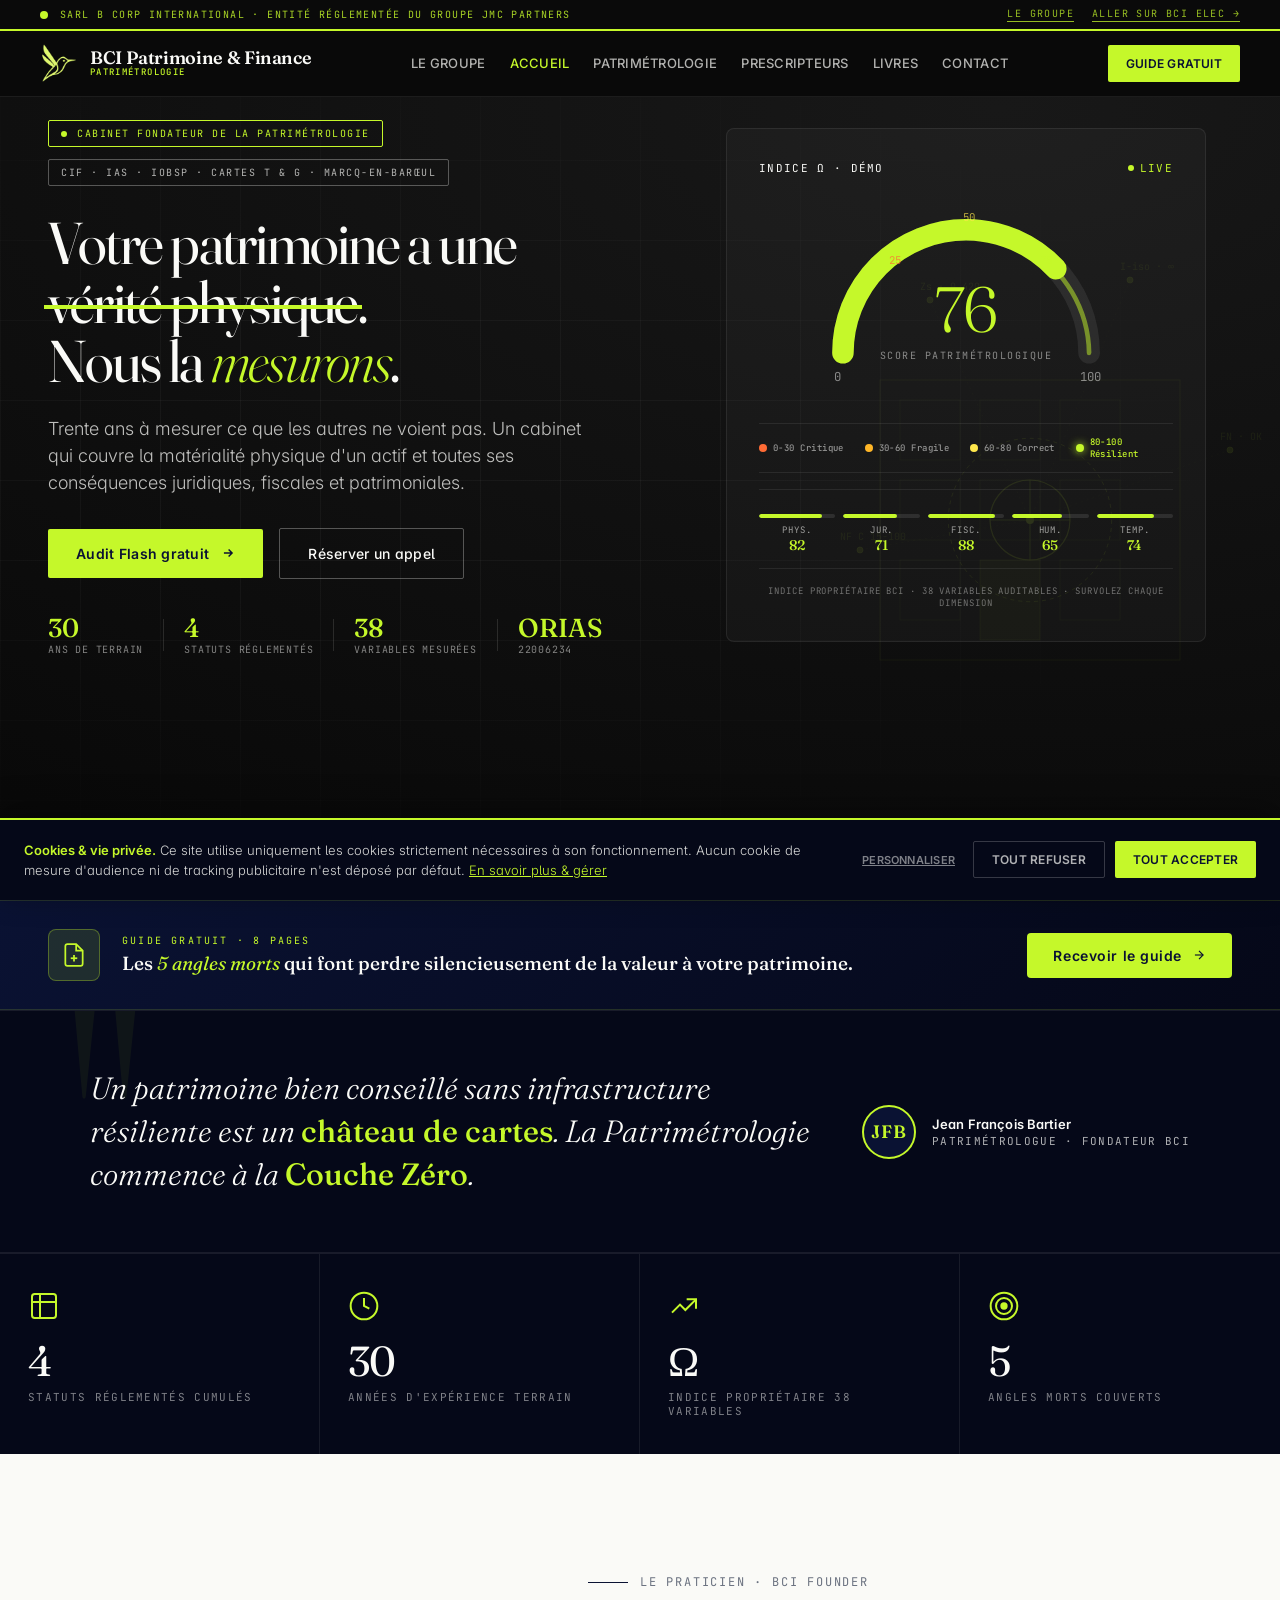
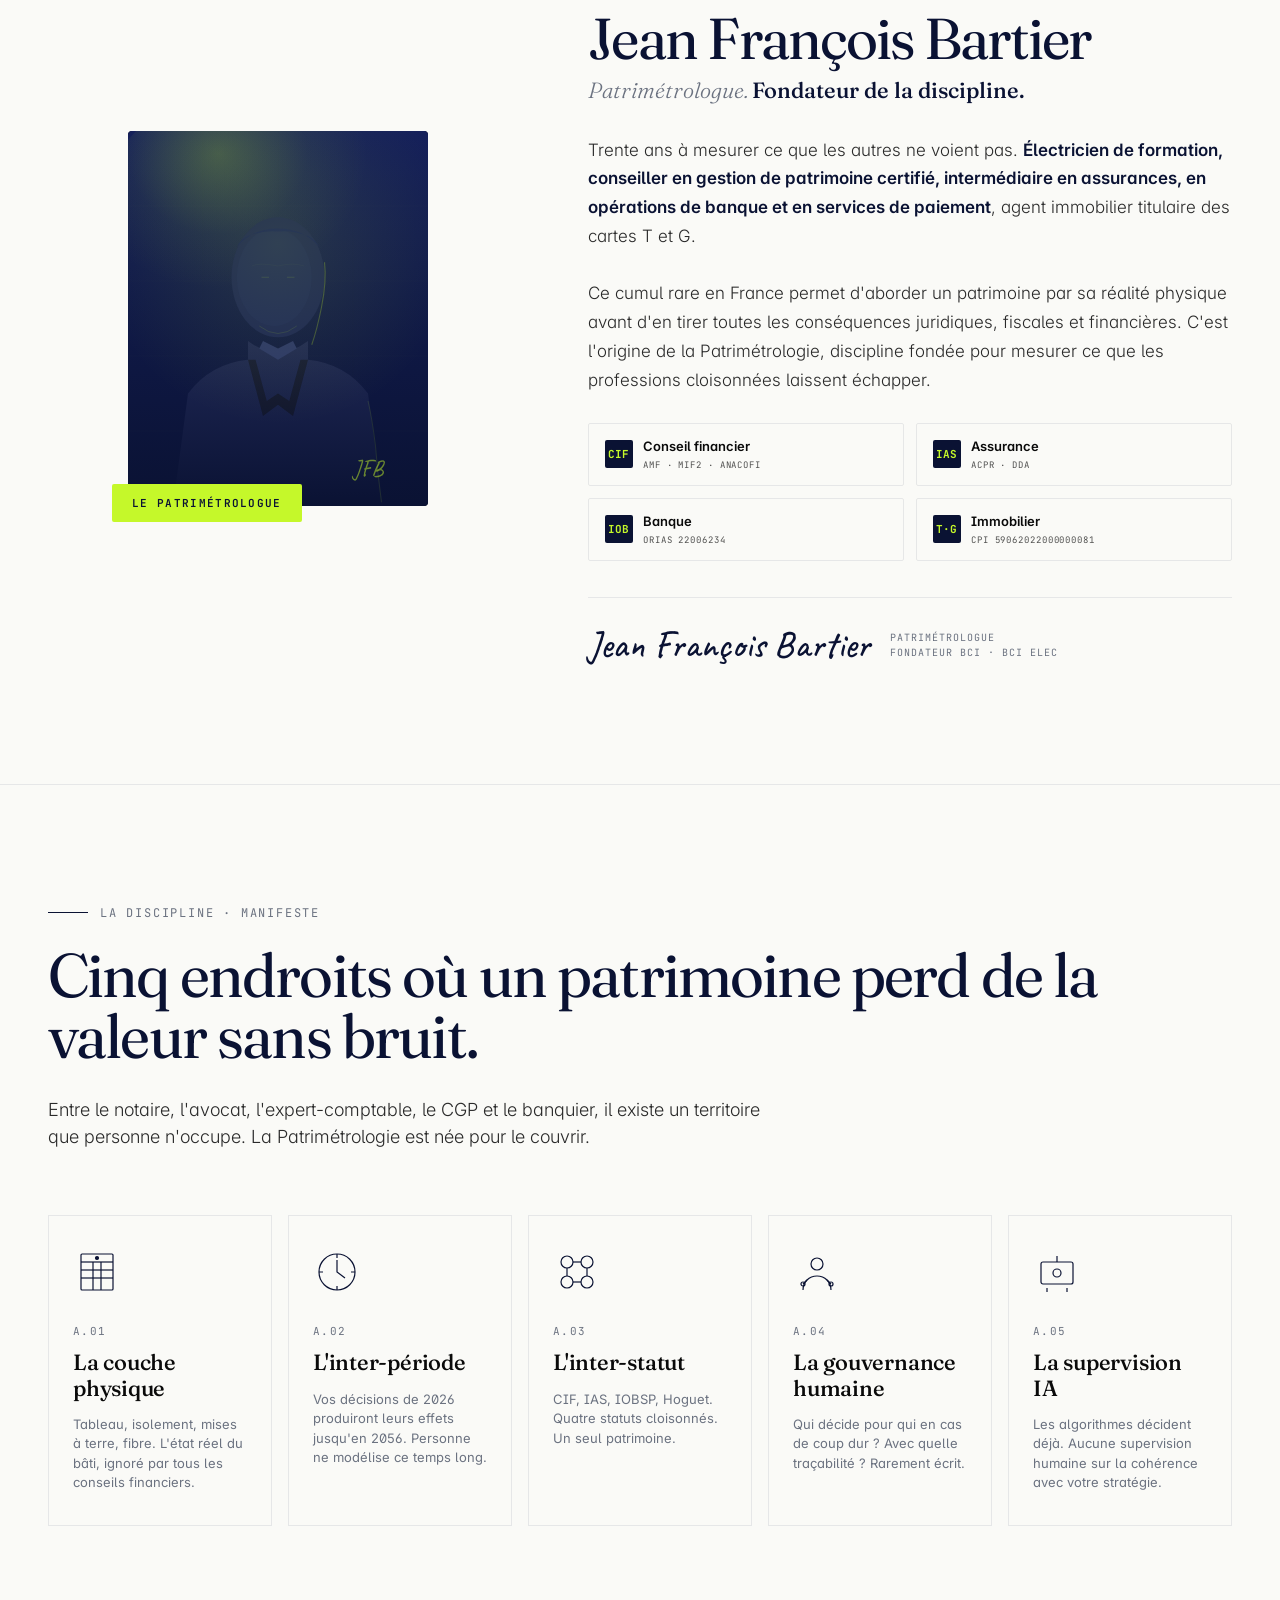
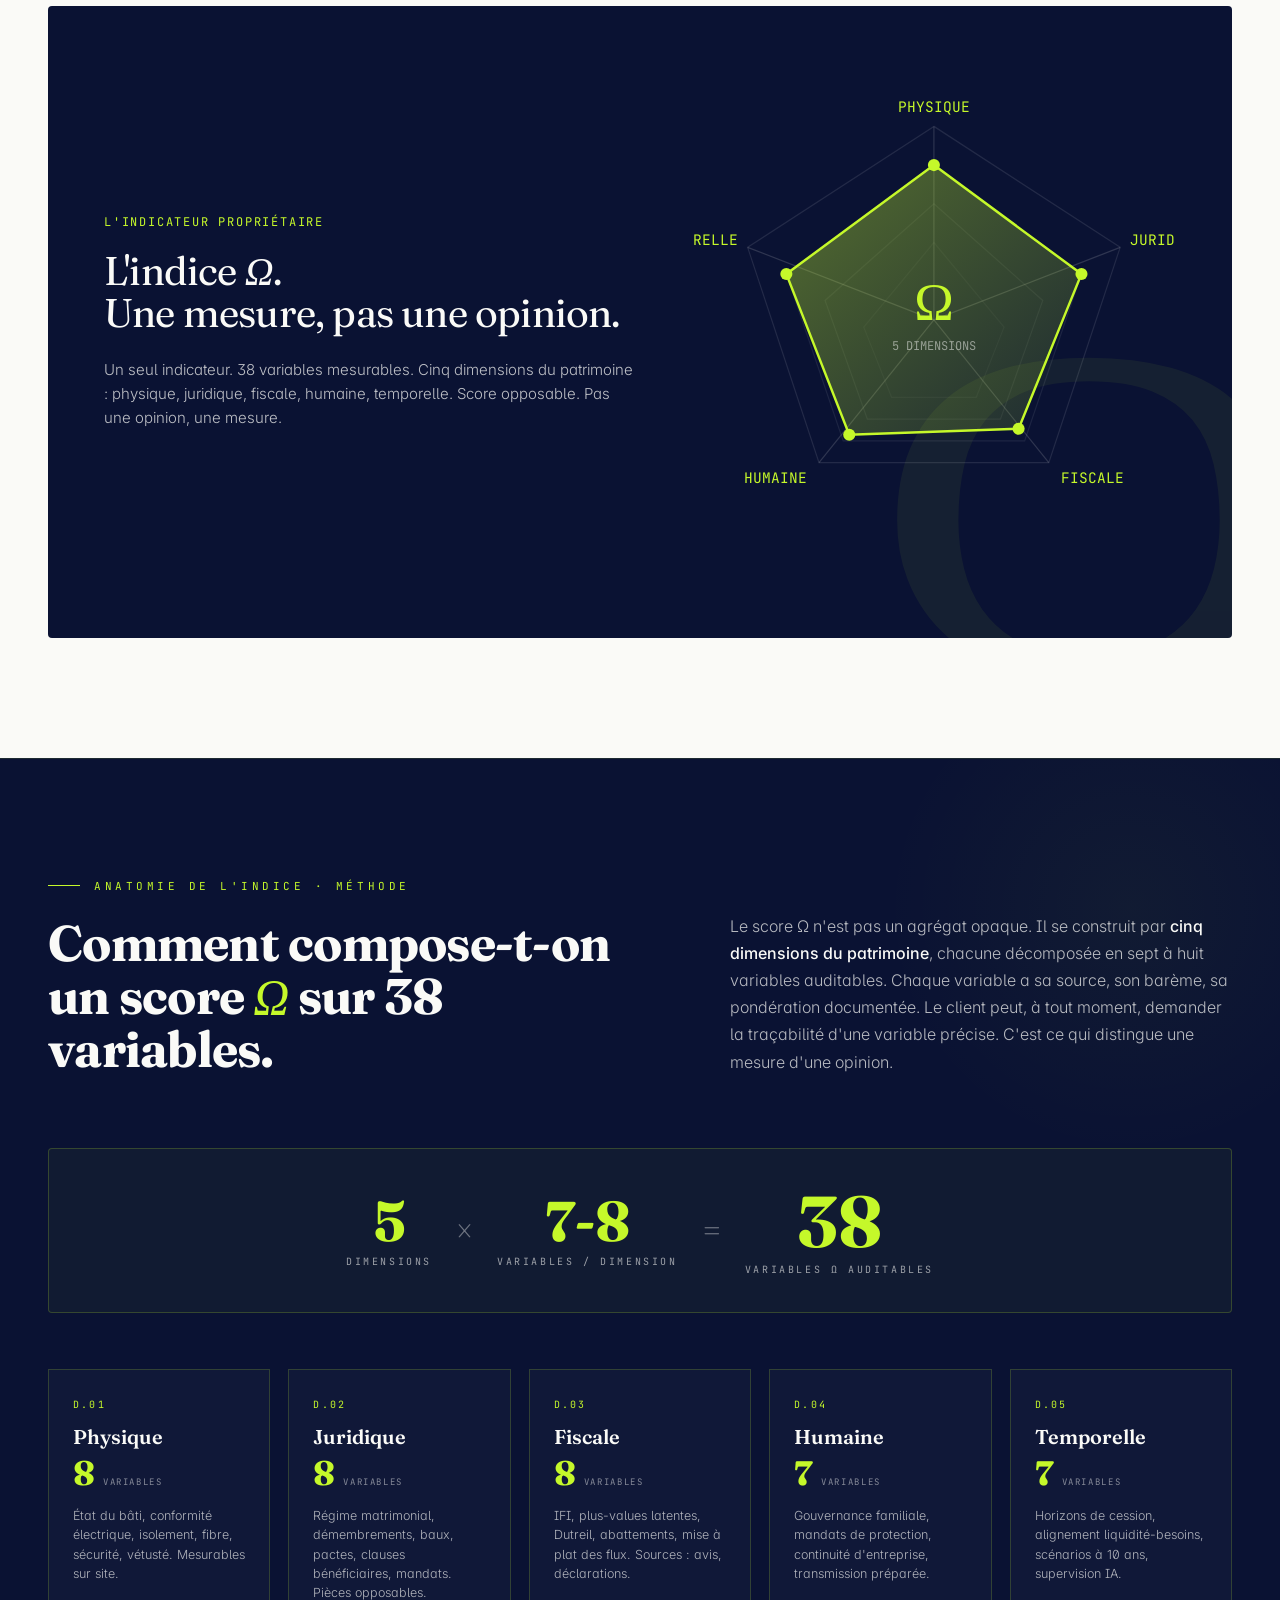
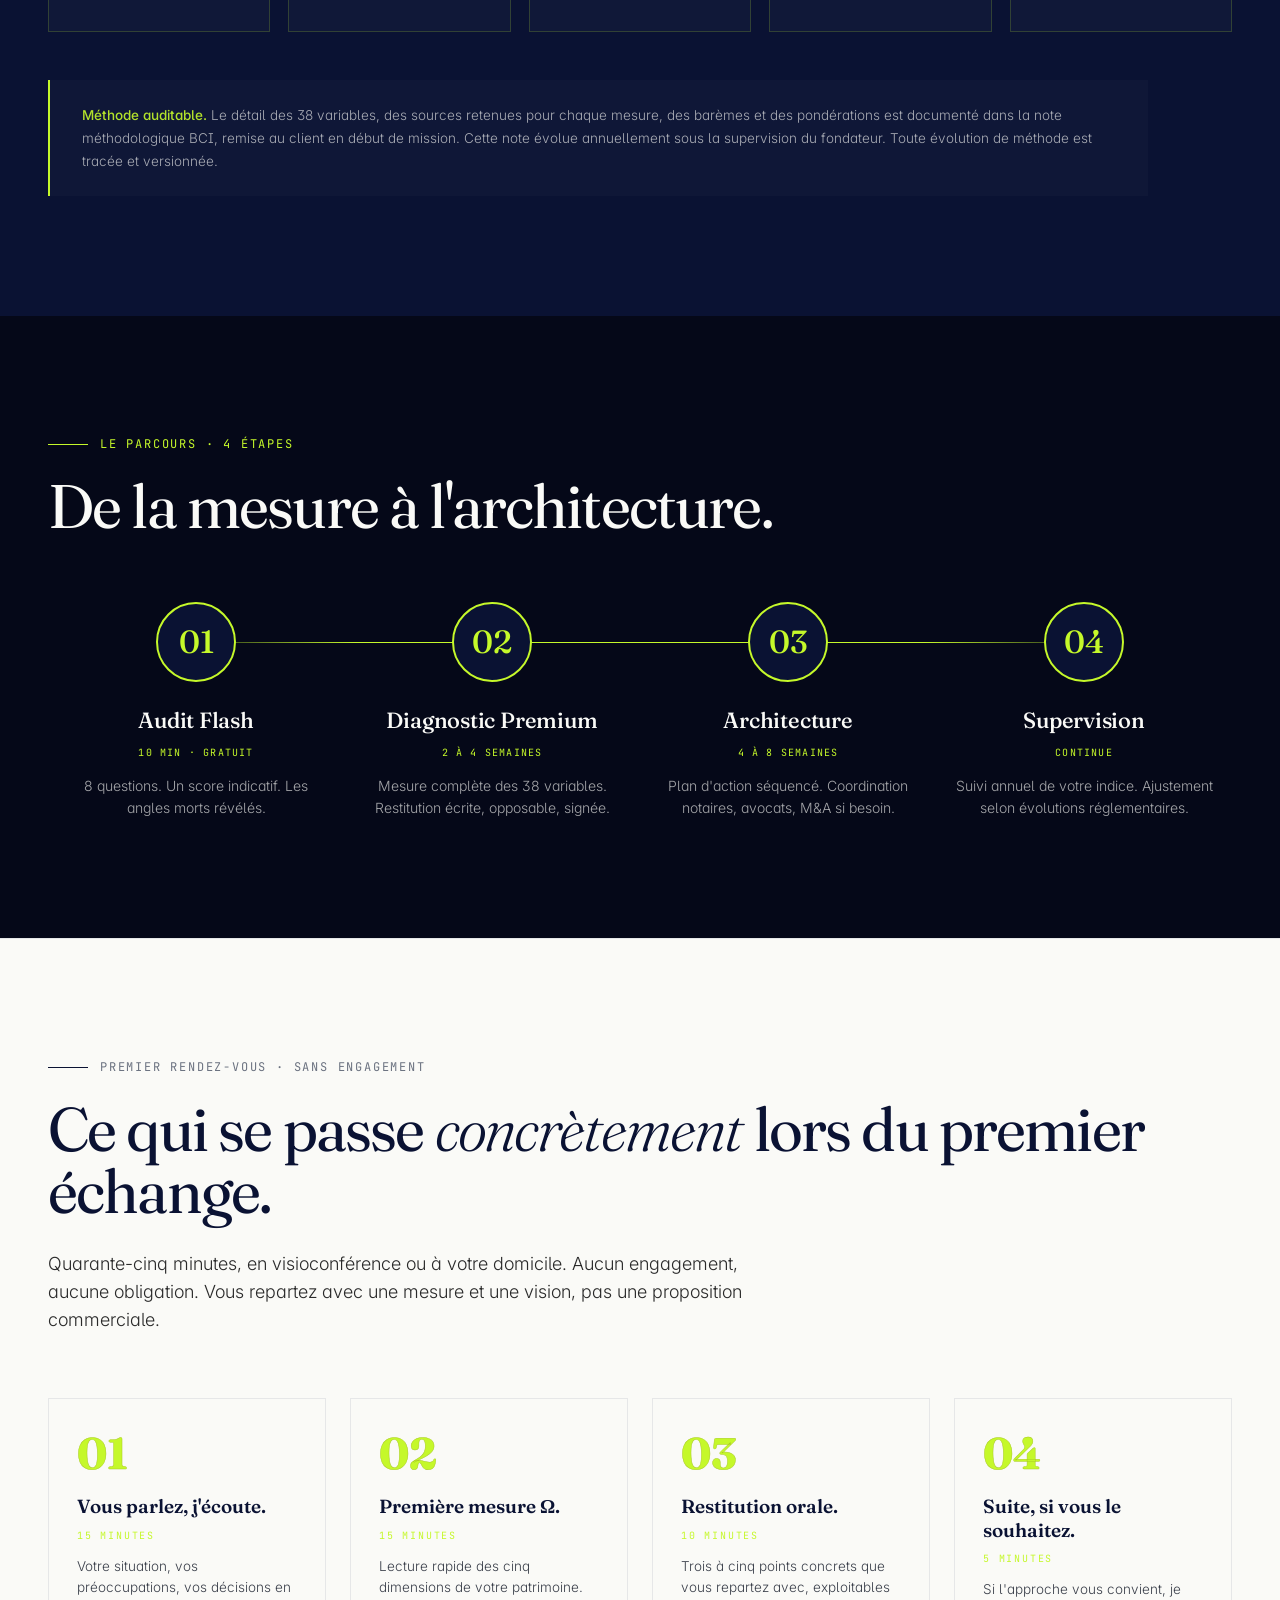
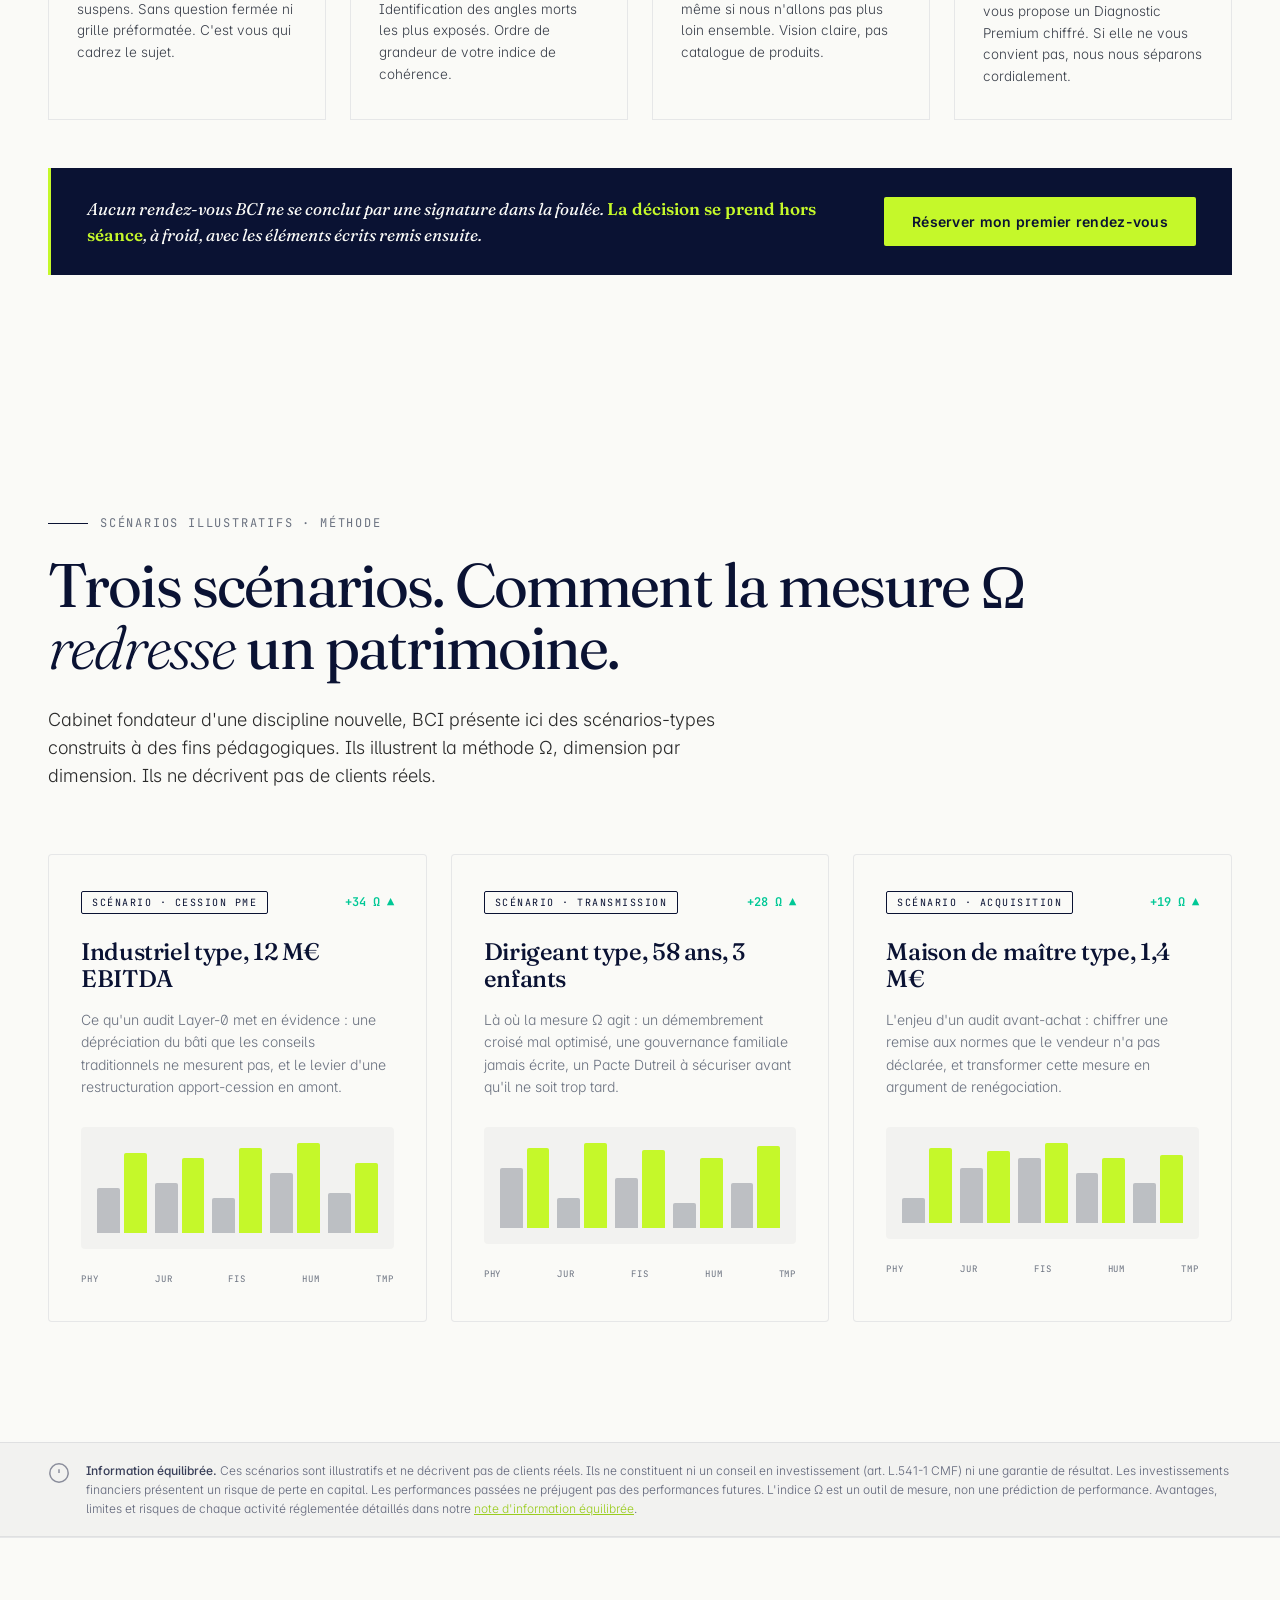
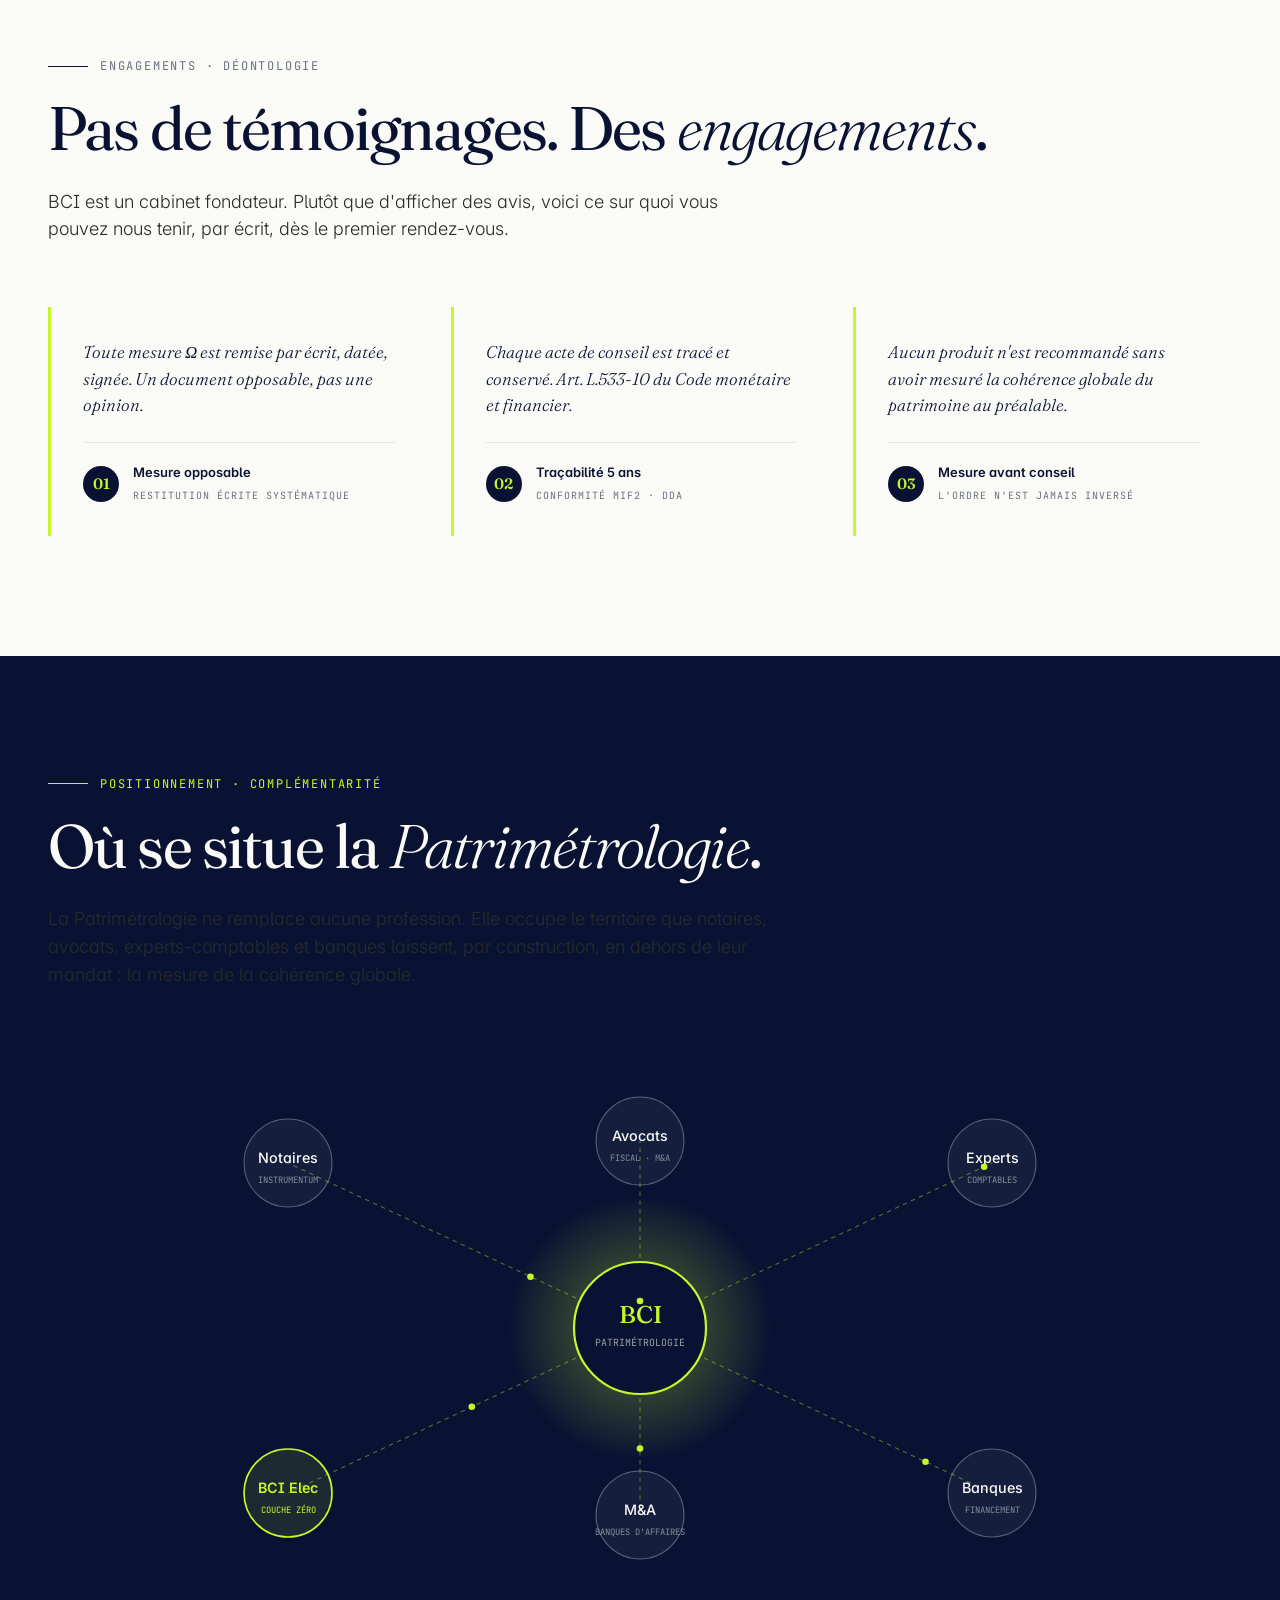
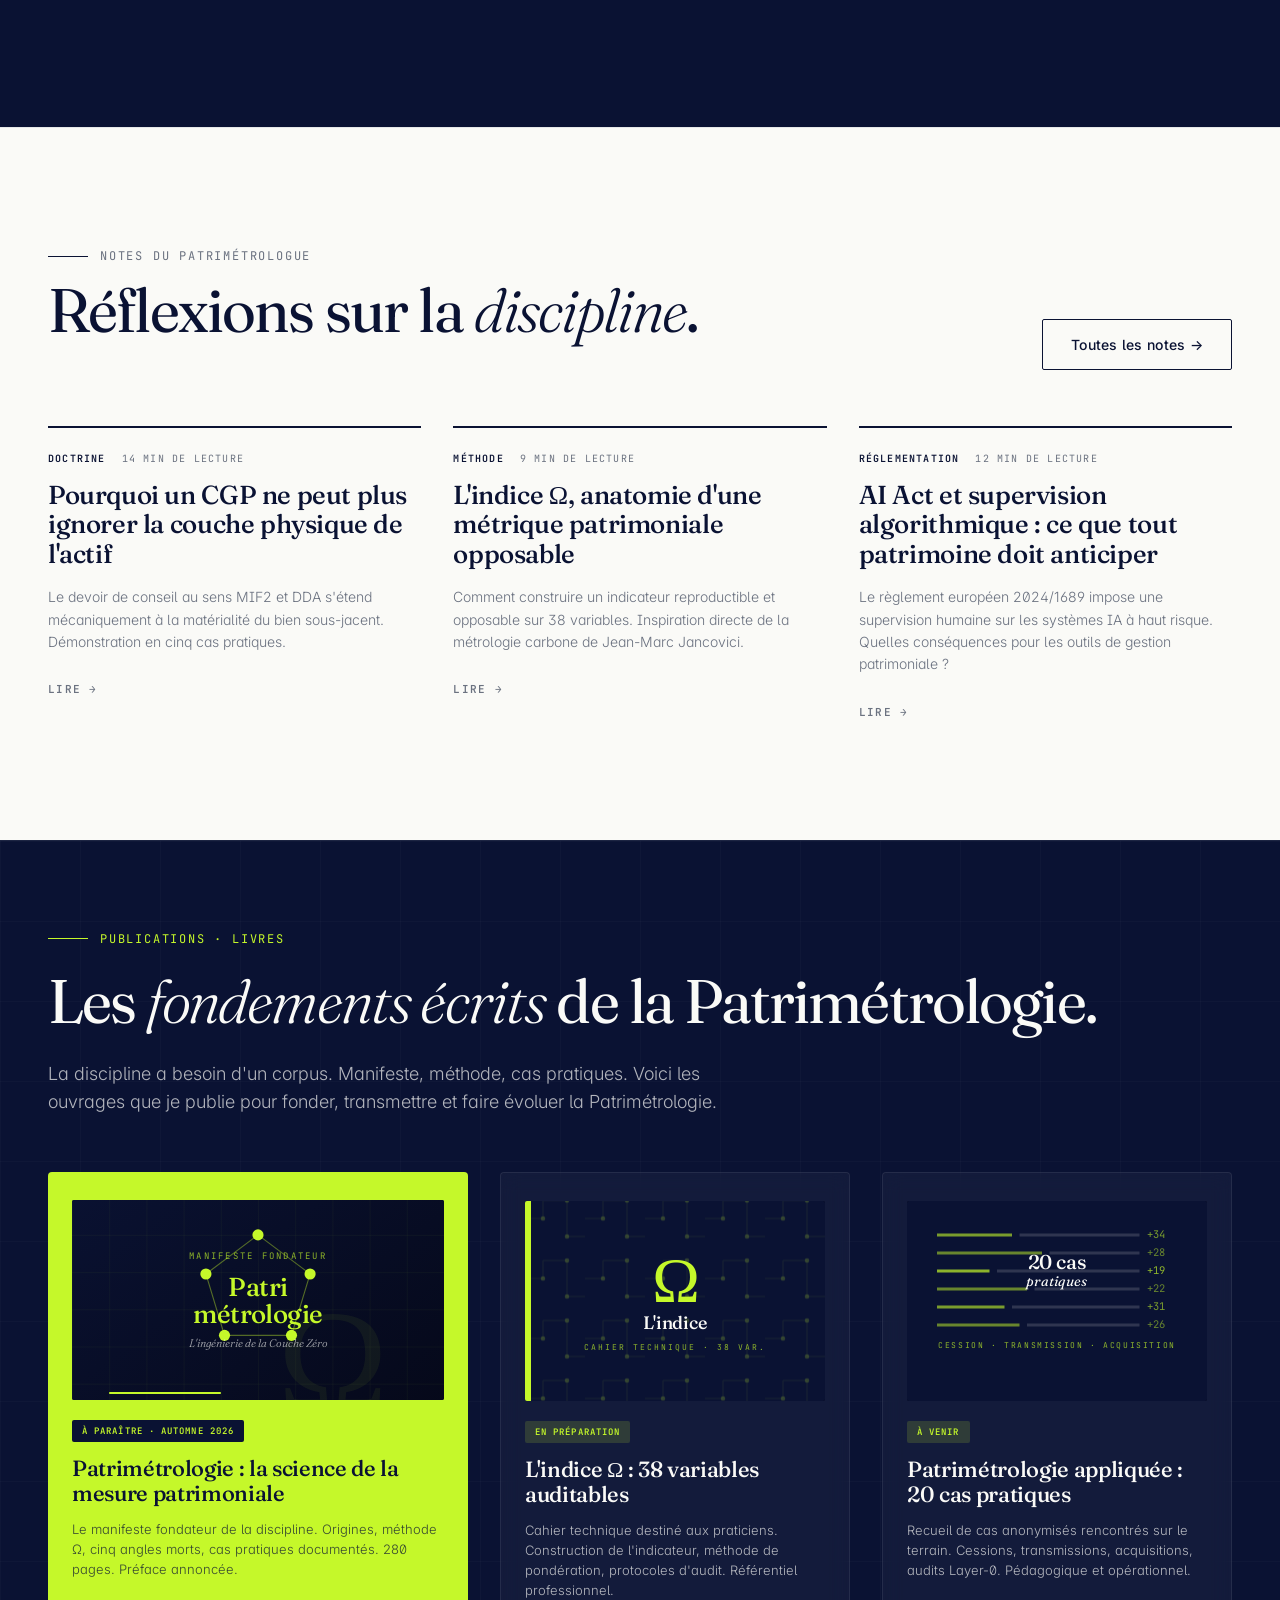
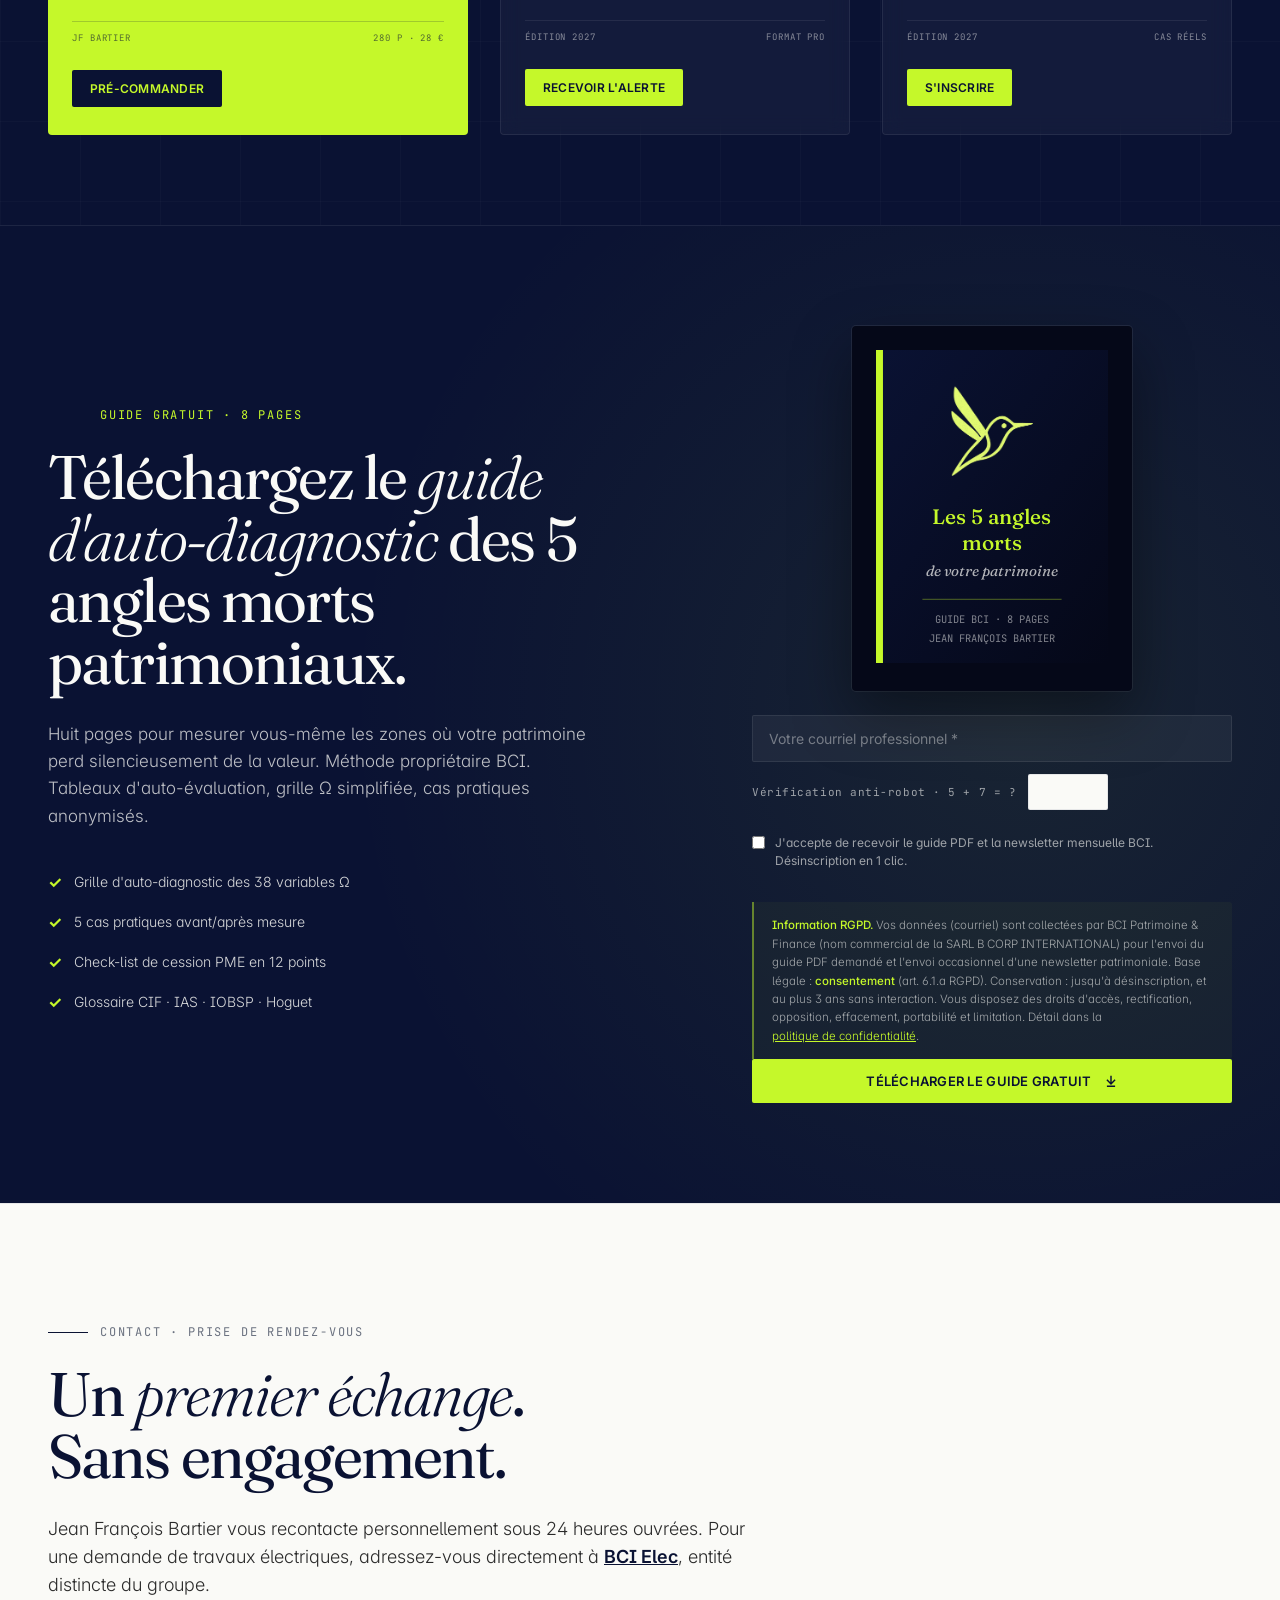
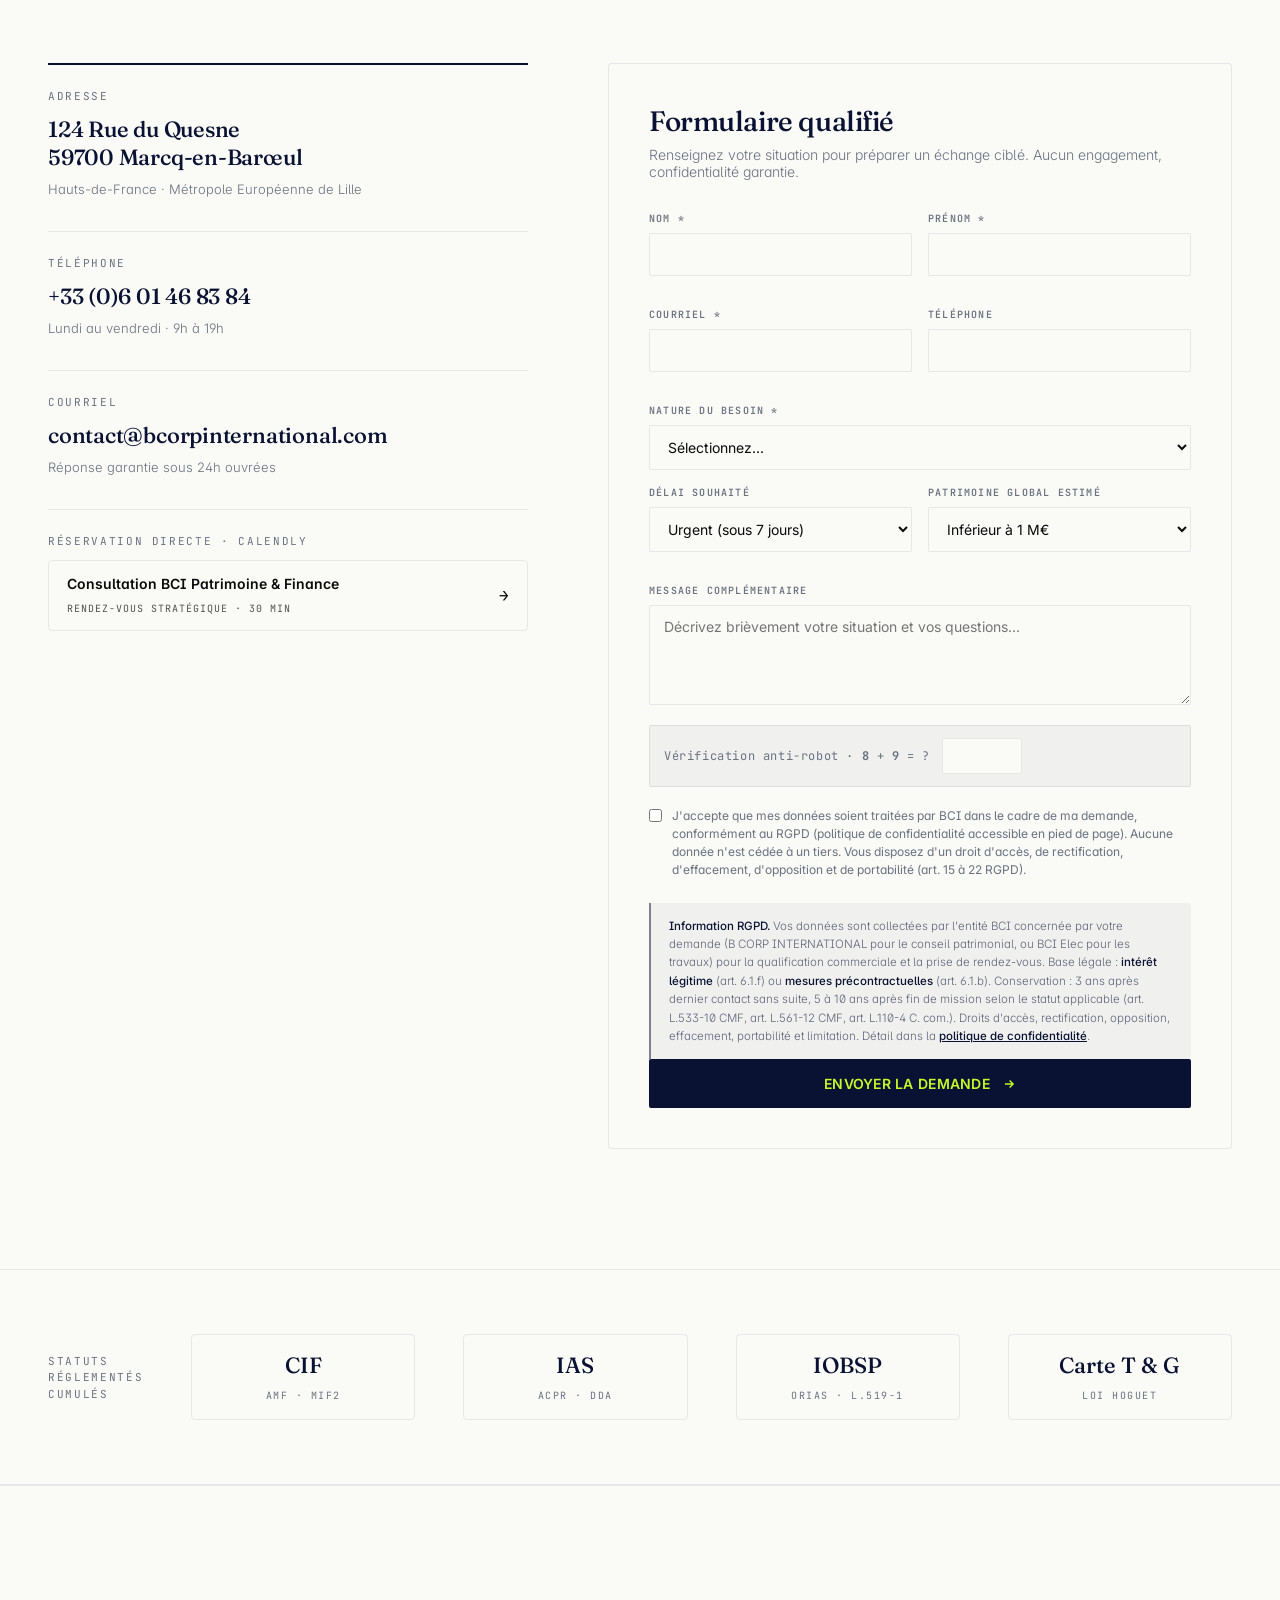
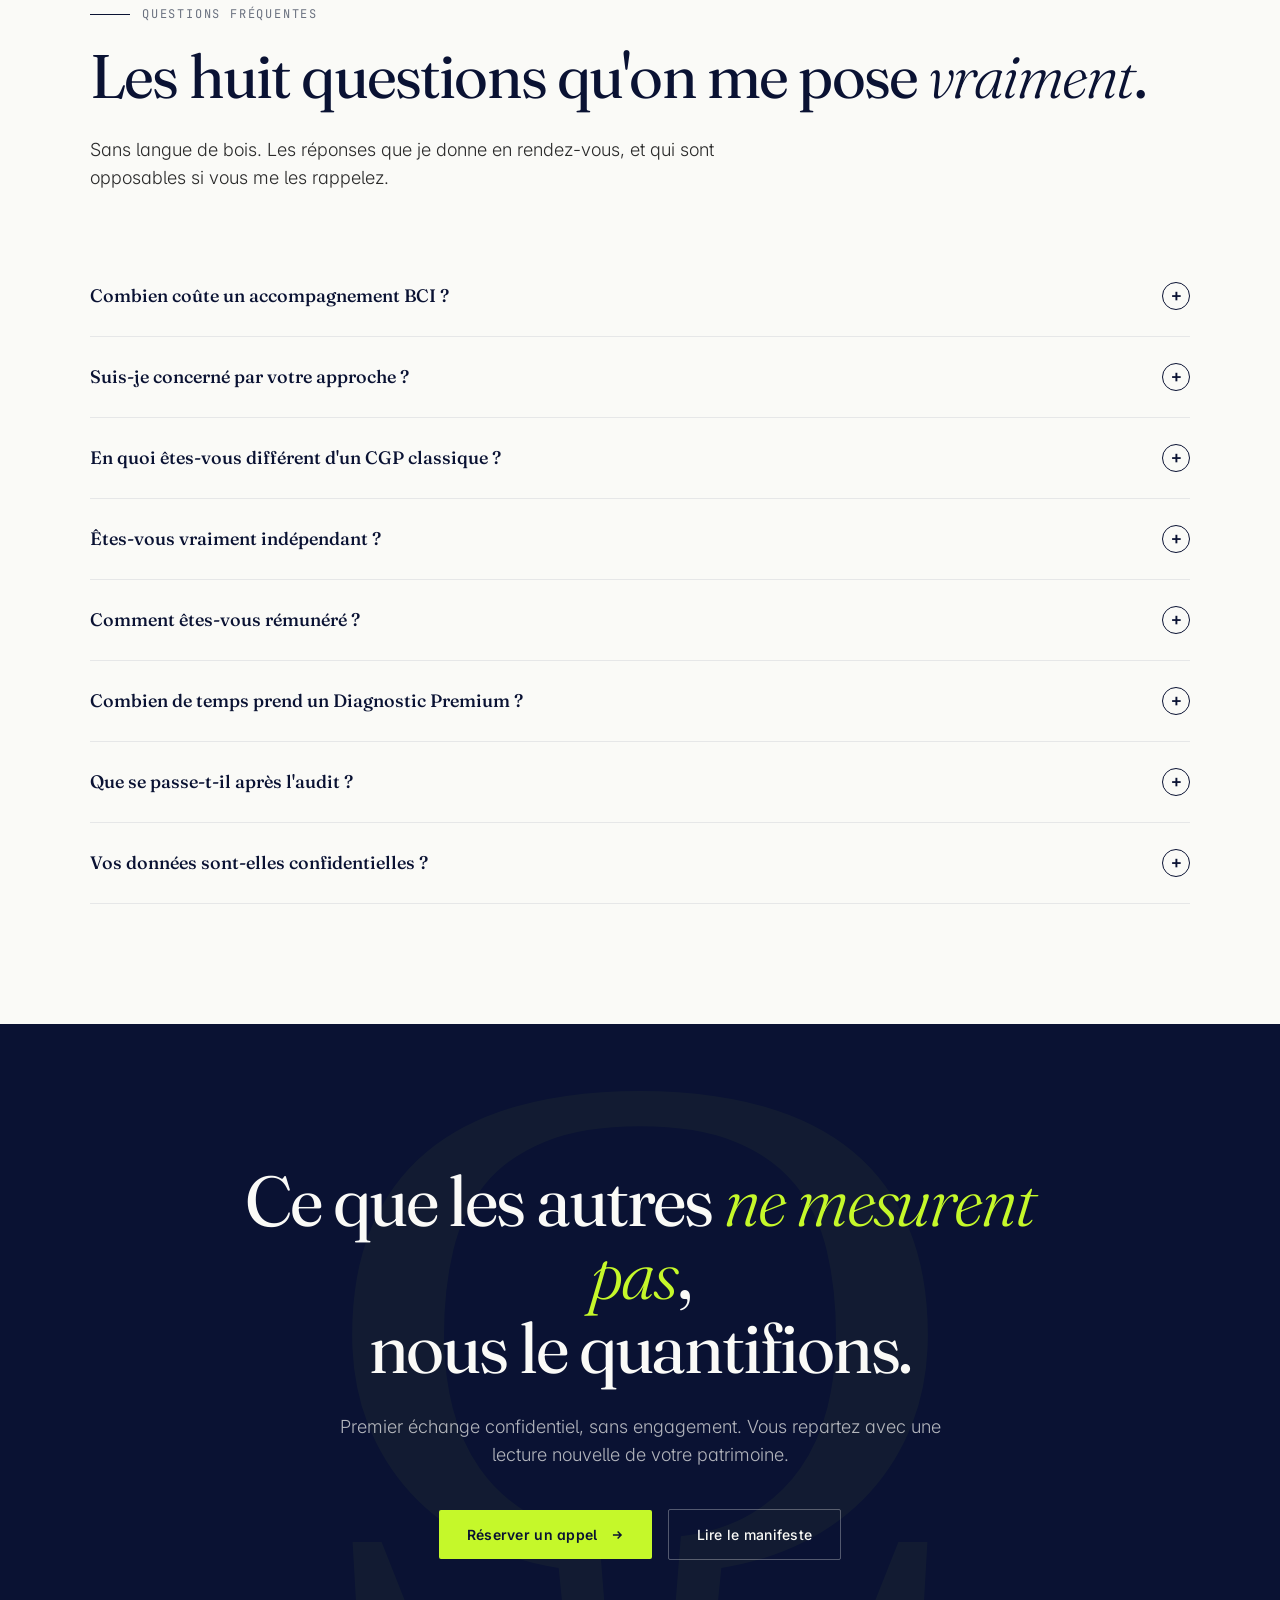
<file: patrimoine.html>
<!DOCTYPE html>
<html lang="fr">
<head>
<meta charset="UTF-8">
<meta name="viewport" content="width=device-width, initial-scale=1.0">
<title>BCI Patrimoine &amp; Finance · Patrimétrologie — Conseil patrimonial réglementé, Lille</title>
<meta name="description" content="Cabinet fondateur de la Patrimétrologie. Audit patrimonial 360° sous statuts cumulés CIF, IAS, IOBSP et cartes T &amp; G. Indice Ω sur 38 variables auditables. Marcq-en-Barœul, Hauts-de-France.">
<meta name="keywords" content="patrimétrologie, conseil patrimonial Lille, CGP Marcq-en-Barœul, audit patrimoine, indice oméga, transmission entreprise, cession PME, Dutreil">
<meta name="author" content="Jean François Bartier">
<meta name="robots" content="index, follow, max-snippet:-1, max-image-preview:large">
<meta name="geo.region" content="FR-HDF">
<meta name="geo.placename" content="Marcq-en-Barœul">
<meta name="geo.position" content="50.6669;3.0931">
<meta name="ICBM" content="50.6669, 3.0931">
<link rel="canonical" href="https://bcorpinternational.com/patrimoine.html">
<meta property="og:type" content="website">
<meta property="og:locale" content="fr_FR">
<meta property="og:title" content="BCI Patrimoine &amp; Finance · Patrimétrologie — Conseil patrimonial réglementé, Lille">
<meta property="og:description" content="Cabinet fondateur de la Patrimétrologie. Audit patrimonial 360° sous statuts cumulés CIF, IAS, IOBSP et cartes T &amp; G. Indice Ω sur 38 variables auditables. Marcq-en-Barœul, Hauts-de-France.">
<meta property="og:url" content="https://bcorpinternational.com/patrimoine.html">
<meta name="twitter:card" content="summary_large_image">
<meta name="twitter:title" content="BCI Patrimoine &amp; Finance · Patrimétrologie — Conseil patrimonial réglementé, Lille">
<meta name="twitter:description" content="Cabinet fondateur de la Patrimétrologie. Audit patrimonial 360° sous statuts cumulés CIF, IAS, IOBSP et cartes T &amp; G. Indice Ω sur 38 variables auditables. Marcq-en-Barœul, Hauts-de-France.">
<link rel="preconnect" href="https://fonts.googleapis.com">
<link rel="preconnect" href="https://fonts.gstatic.com" crossorigin>
<link href="https://fonts.googleapis.com/css2?family=Fraunces:opsz,wght@9..144,300;9..144,400;9..144,500;9..144,600;9..144,700;9..144,900&family=JetBrains+Mono:wght@400;500;700&family=Inter:wght@300;400;500;600;700&family=Caveat:wght@400;500;600&display=swap" rel="stylesheet">
<script type="application/ld+json">
{
  "@context": "https://schema.org",
  "@graph": [
    {
      "@type": [
        "FinancialService",
        "RealEstateAgent"
      ],
      "@id": "https://bcorpinternational.com/patrimoine.html#organization",
      "name": "BCI Patrimoine & Finance",
      "legalName": "B CORP INTERNATIONAL",
      "alternateName": [
        "BCI Patrimoine & Finance",
        "BCI Patrimétrologie"
      ],
      "url": "https://bcorpinternational.com/patrimoine.html",
      "description": "Cabinet fondateur de la Patrimétrologie. Conseil en gestion de patrimoine, ingénierie financière et immobilière sous statuts réglementés cumulés CIF, IAS, IOBSP et cartes T et G. Mesure de la cohérence patrimoniale sur cinq dimensions et trente-huit variables auditables.",
      "address": {
        "@type": "PostalAddress",
        "streetAddress": "124 Rue du Quesne",
        "addressLocality": "Marcq-en-Barœul",
        "postalCode": "59700",
        "addressRegion": "Hauts-de-France",
        "addressCountry": "FR"
      },
      "geo": {
        "@type": "GeoCoordinates",
        "latitude": 50.6669,
        "longitude": 3.0931
      },
      "telephone": "+33601468384",
      "email": "contact@bcorpinternational.com",
      "priceRange": "€€€€",
      "areaServed": [
        {
          "@type": "Country",
          "name": "France"
        },
        {
          "@type": "AdministrativeArea",
          "name": "Lille Métropole"
        }
      ],
      "parentOrganization": {
        "@id": "https://bcorpinternational.com/#jmcpartners"
      },
      "founder": {
        "@id": "https://bcorpinternational.com/#person"
      },
      "employee": {
        "@id": "https://bcorpinternational.com/#person"
      },
      "hasCredential": [
        {
          "@type": "EducationalOccupationalCredential",
          "name": "Conseiller en investissements financiers (CIF)",
          "credentialCategory": "Statut réglementé",
          "recognizedBy": {
            "@type": "Organization",
            "name": "Autorité des marchés financiers",
            "url": "https://www.amf-france.org"
          },
          "identifier": "ORIAS 22006234"
        },
        {
          "@type": "EducationalOccupationalCredential",
          "name": "Intermédiaire en assurance (IAS)",
          "credentialCategory": "Statut réglementé",
          "recognizedBy": {
            "@type": "Organization",
            "name": "Autorité de contrôle prudentiel et de résolution",
            "url": "https://acpr.banque-france.fr"
          },
          "identifier": "ORIAS 22006234"
        },
        {
          "@type": "EducationalOccupationalCredential",
          "name": "Intermédiaire en opérations de banque et en services de paiement (IOBSP)",
          "credentialCategory": "Statut réglementé",
          "recognizedBy": {
            "@type": "Organization",
            "name": "Autorité de contrôle prudentiel et de résolution",
            "url": "https://acpr.banque-france.fr"
          },
          "identifier": "ORIAS 22006234"
        },
        {
          "@type": "EducationalOccupationalCredential",
          "name": "Carte professionnelle Transaction sur immeubles et fonds de commerce (carte T)",
          "credentialCategory": "Carte professionnelle",
          "recognizedBy": {
            "@type": "Organization",
            "name": "Chambre de commerce et d'industrie",
            "url": "https://www.cci.fr"
          },
          "identifier": "CPI 59062022000000081"
        },
        {
          "@type": "EducationalOccupationalCredential",
          "name": "Carte professionnelle Gestion immobilière (carte G)",
          "credentialCategory": "Carte professionnelle",
          "recognizedBy": {
            "@type": "Organization",
            "name": "Chambre de commerce et d'industrie",
            "url": "https://www.cci.fr"
          },
          "identifier": "CPI 59062022000000081"
        }
      ],
      "knowsAbout": [
        "Patrimétrologie",
        "Conseil en gestion de patrimoine",
        "Ingénierie financière et immobilière",
        "Conseil en investissements financiers",
        "Intermédiation en assurance",
        "Intermédiation en opérations de banque",
        "Optimisation et valorisation d'actifs immobiliers",
        "Transaction et gestion immobilières",
        "Transmission familiale et pacte Dutreil",
        "Cession de PME et préparation à la cession",
        "Démembrement de propriété",
        "Gouvernance patrimoniale familiale"
      ],
      "identifier": [
        {
          "@type": "PropertyValue",
          "propertyID": "RCS",
          "value": "415 014 539 Lille Métropole"
        },
        {
          "@type": "PropertyValue",
          "propertyID": "SIRET",
          "value": "415 014 539 00011"
        },
        {
          "@type": "PropertyValue",
          "propertyID": "ORIAS",
          "value": "22006234"
        },
        {
          "@type": "PropertyValue",
          "propertyID": "CPI",
          "value": "59062022000000081"
        }
      ],
      "openingHoursSpecification": {
        "@type": "OpeningHoursSpecification",
        "dayOfWeek": [
          "Monday",
          "Tuesday",
          "Wednesday",
          "Thursday",
          "Friday"
        ],
        "opens": "09:00",
        "closes": "19:00"
      }
    },
    {
      "@type": "Person",
      "@id": "https://bcorpinternational.com/#person",
      "name": "Jean François Bartier",
      "jobTitle": "Patrimétrologue, fondateur",
      "description": "Fondateur de la Patrimétrologie. Électricien de formation devenu conseiller en gestion de patrimoine, il cumule les statuts CIF, IAS, IOBSP et les cartes T et G. Ce cumul lui permet d'aborder un patrimoine par sa réalité physique — la Couche Zéro — avant d'en tirer les conséquences juridiques, fiscales et financières.",
      "url": "https://bcorpinternational.com/patrimoine.html",
      "telephone": "+33601468384",
      "email": "contact@bcorpinternational.com",
      "worksFor": {
        "@id": "https://bcorpinternational.com/patrimoine.html#organization"
      },
      "founder": [
        {
          "@id": "https://bcorpinternational.com/patrimoine.html#organization"
        },
        {
          "@id": "https://bcorpinternational.com/elec.html#organization"
        }
      ],
      "hasCredential": [
        {
          "@type": "EducationalOccupationalCredential",
          "name": "Conseiller en investissements financiers (CIF)",
          "credentialCategory": "Statut réglementé",
          "recognizedBy": {
            "@type": "Organization",
            "name": "Autorité des marchés financiers",
            "url": "https://www.amf-france.org"
          },
          "identifier": "ORIAS 22006234"
        },
        {
          "@type": "EducationalOccupationalCredential",
          "name": "Intermédiaire en assurance (IAS)",
          "credentialCategory": "Statut réglementé",
          "recognizedBy": {
            "@type": "Organization",
            "name": "Autorité de contrôle prudentiel et de résolution",
            "url": "https://acpr.banque-france.fr"
          },
          "identifier": "ORIAS 22006234"
        },
        {
          "@type": "EducationalOccupationalCredential",
          "name": "Intermédiaire en opérations de banque et en services de paiement (IOBSP)",
          "credentialCategory": "Statut réglementé",
          "recognizedBy": {
            "@type": "Organization",
            "name": "Autorité de contrôle prudentiel et de résolution",
            "url": "https://acpr.banque-france.fr"
          },
          "identifier": "ORIAS 22006234"
        },
        {
          "@type": "EducationalOccupationalCredential",
          "name": "Carte professionnelle Transaction sur immeubles et fonds de commerce (carte T)",
          "credentialCategory": "Carte professionnelle",
          "recognizedBy": {
            "@type": "Organization",
            "name": "Chambre de commerce et d'industrie",
            "url": "https://www.cci.fr"
          },
          "identifier": "CPI 59062022000000081"
        },
        {
          "@type": "EducationalOccupationalCredential",
          "name": "Carte professionnelle Gestion immobilière (carte G)",
          "credentialCategory": "Carte professionnelle",
          "recognizedBy": {
            "@type": "Organization",
            "name": "Chambre de commerce et d'industrie",
            "url": "https://www.cci.fr"
          },
          "identifier": "CPI 59062022000000081"
        }
      ],
      "knowsAbout": [
        "Patrimétrologie",
        "Audit Layer-0 et Couche Zéro",
        "Sécurisation des infrastructures critiques",
        "Indice Ω de cohérence patrimoniale",
        "Conseil en gestion de patrimoine",
        "Ingénierie financière et immobilière",
        "Optimisation et valorisation d'actifs immobiliers",
        "Audit technique du bâti"
      ],
      "sameAs": [
        "https://www.linkedin.com/in/jean-francois-bartier/"
      ]
    },
    {
      "@type": "DefinedTerm",
      "@id": "https://bcorpinternational.com/patrimoine.html#patrimetrologie",
      "name": "Patrimétrologie",
      "description": "Science pluridisciplinaire de la mesure exacte, de l'architecture systémique et de la certification de la cohérence patrimoniale d'un individu, d'une famille ou d'une institution, intégrant les dimensions juridiques, fiscales, financières, techniques et humaines du patrimoine, dans sa globalité et sa temporalité.",
      "inDefinedTermSet": "https://bcorpinternational.com/patrimoine.html#patrim"
    },
    {
      "@type": "Organization",
      "@id": "https://bcorpinternational.com/#jmcpartners",
      "name": "JMC Partners",
      "legalName": "SARL JMC Partners",
      "url": "https://bcorpinternational.com/",
      "address": {
        "@type": "PostalAddress",
        "streetAddress": "124 Rue du Quesne",
        "addressLocality": "Marcq-en-Barœul",
        "postalCode": "59700",
        "addressRegion": "Hauts-de-France",
        "addressCountry": "FR"
      },
      "description": "Société holding réunissant deux entités opérationnelles juridiquement distinctes.",
      "subOrganization": [
        {
          "@id": "https://bcorpinternational.com/patrimoine.html#organization"
        },
        {
          "@id": "https://bcorpinternational.com/elec.html#organization"
        }
      ]
    }
  ]
}
</script>
<script type="application/ld+json">
{
  "@context": "https://schema.org",
  "@type": "FAQPage",
  "mainEntity": [
    {"@type":"Question","name":"Combien coûte un accompagnement BCI ?","acceptedAnswer":{"@type":"Answer","text":"L'Audit Flash est gratuit. Le Diagnostic Premium fait l'objet d'un devis personnalisé, généralement compris entre 3 500 et 12 000 € HT selon la complexité du patrimoine et le nombre de dimensions à mesurer en profondeur. La supervision annuelle est facturée sur abonnement ou au temps passé. Tous les prix sont remis par écrit avant tout engagement, conformément aux obligations MIF2."}},
    {"@type":"Question","name":"Suis-je concerné par votre approche ?","acceptedAnswer":{"@type":"Answer","text":"L'approche BCI a un sens lorsque plusieurs dimensions du patrimoine interagissent : un dirigeant en préparation de cession, une famille avec immobilier et entreprise transmis ensemble, un acquéreur d'actif complexe. Si votre patrimoine se résume à une résidence principale et une assurance-vie classique, un CGP traditionnel suffit largement."}},
    {"@type":"Question","name":"En quoi êtes-vous différent d'un CGP classique ?","acceptedAnswer":{"@type":"Answer","text":"Un CGP classique recommande des produits adaptés à un profil. BCI mesure la cohérence du patrimoine avant toute recommandation, sur cinq dimensions auditables. La différence se voit sur les actifs physiques, sur l'inter-statut (BCI cumule CIF, IAS, IOBSP et cartes T & G), et sur la traçabilité écrite et opposable de chaque acte de conseil."}},
    {"@type":"Question","name":"Êtes-vous vraiment indépendant ?","acceptedAnswer":{"@type":"Answer","text":"Indépendant au sens juridique : BCI n'est lié à aucun groupe bancaire ni assureur. Indépendant au sens économique : la sélection des supports financiers et assurantiels se fait sans liste imposée. La transparence sur les commissions perçues est totale et figure dans chaque rapport d'adéquation, conformément à la directive MIF2."}},
    {"@type":"Question","name":"Comment êtes-vous rémunéré ?","acceptedAnswer":{"@type":"Answer","text":"Trois sources, présentées par écrit avant chaque mission : honoraires de conseil pour le diagnostic et l'accompagnement, commissions réglementées sur les produits financiers et assurantiels intermédiés (transparence totale, mention dans le rapport d'adéquation), et commissions de transaction pour les opérations immobilières (cartes T & G, loi Hoguet). Aucune rétrocession cachée."}},
    {"@type":"Question","name":"Combien de temps prend un Diagnostic Premium ?","acceptedAnswer":{"@type":"Answer","text":"Entre deux et quatre semaines selon la complexité, depuis la signature de la convention jusqu'à la remise du rapport écrit. Le délai inclut la collecte des pièces, la mesure des 38 variables, les éventuels déplacements sur site, et la rédaction de la restitution. Un point de situation hebdomadaire vous est transmis."}},
    {"@type":"Question","name":"Que se passe-t-il après l'audit ?","acceptedAnswer":{"@type":"Answer","text":"Vous recevez le rapport Ω écrit, daté, signé et opposable. Trois suites possibles : vous vous en servez seul (le rapport est votre propriété), vous confiez à BCI l'architecture (plan d'action coordonné avec notaire, avocat, banquier), ou vous ne faites rien (ce qui reste votre droit le plus strict). Aucune relance commerciale insistante."}},
    {"@type":"Question","name":"Vos données sont-elles confidentielles ?","acceptedAnswer":{"@type":"Answer","text":"Oui. BCI est soumis au secret professionnel des CIF (art. L.531-12 CMF) et aux obligations RGPD. Les données patrimoniales sont conservées chiffrées, sur serveurs hébergés en France, pour la durée légale de cinq ans (art. L.533-10 CMF) puis détruites. Aucune donnée n'est transmise à un tiers sans votre consentement explicite."}}
  ]
}
</script>

</head>
<body>

<!-- ============== SVG SYMBOLS ============== -->


<link rel="icon" type="image/png" sizes="32x32" href="[data-uri]">
<link rel="apple-touch-icon" sizes="180x180" href="[data-uri]">
<meta name="theme-color" content="#0A1233">

<link rel="stylesheet" href="bci.css">
</head>
<body>
<svg width="0" height="0" style="position: absolute;">
  <defs>
    <!-- Logo BCI · Colibri (image officielle JF Bartier embarquée) -->
    <!-- Filtres SVG pour colorier le logo dans les SVG embarqués -->
    <filter id="filterAcid" x="0%" y="0%" width="100%" height="100%">
      <feColorMatrix type="matrix" values="0 0 0 0 0.773  0 0 0 0 0.973  0 0 0 0 0.165  0 0 0 1 0"/>
    </filter>
    <filter id="filterNight" x="0%" y="0%" width="100%" height="100%">
      <feColorMatrix type="matrix" values="0 0 0 0 0.039  0 0 0 0 0.071  0 0 0 0 0.200  0 0 0 1 0"/>
    </filter>
    <filter id="filterBone" x="0%" y="0%" width="100%" height="100%">
      <feColorMatrix type="matrix" values="0 0 0 0 0.980  0 0 0 0 0.980  0 0 0 0 0.969  0 0 0 1 0"/>
    </filter>
    <!-- Symbol acid green (par défaut) -->
    <symbol id="colibri" viewBox="0 0 200 217" preserveAspectRatio="xMidYMid meet">
      <image href="[data-uri]" width="200" height="217" filter="url(#filterAcid)"/>
    </symbol>
    <!-- Symbol night blue (pour fonds clairs) -->
    <symbol id="colibri-night" viewBox="0 0 200 217" preserveAspectRatio="xMidYMid meet">
      <image href="[data-uri]" width="200" height="217" filter="url(#filterNight)"/>
    </symbol>

    <!-- Stylized portrait silhouette JFB -->
    <symbol id="jfb-silhouette" viewBox="0 0 400 500">
      <defs>
        <linearGradient id="silhGrad" x1="0%" y1="0%" x2="0%" y2="100%">
          <stop offset="0%" stop-color="#15205a"/>
          <stop offset="100%" stop-color="#0A1233"/>
        </linearGradient>
        <linearGradient id="suitGrad" x1="0%" y1="0%" x2="0%" y2="100%">
          <stop offset="0%" stop-color="#1f2855"/>
          <stop offset="100%" stop-color="#0A1233"/>
        </linearGradient>
        <radialGradient id="lightGrad" cx="40%" cy="25%">
          <stop offset="0%" stop-color="#C5F82A" stop-opacity="0.25"/>
          <stop offset="60%" stop-color="#C5F82A" stop-opacity="0.05"/>
          <stop offset="100%" stop-color="#C5F82A" stop-opacity="0"/>
        </radialGradient>
      </defs>

      <!-- Background dark -->
      <rect width="400" height="500" fill="url(#silhGrad)"/>

      <!-- Soft light from upper left -->
      <ellipse cx="160" cy="120" rx="200" ry="180" fill="url(#lightGrad)"/>

      <!-- Subtle grid lines -->
      <g stroke="#C5F82A" stroke-opacity="0.04" stroke-width="0.5">
        <line x1="0" y1="100" x2="400" y2="100"/>
        <line x1="0" y1="200" x2="400" y2="200"/>
        <line x1="0" y1="300" x2="400" y2="300"/>
        <line x1="0" y1="400" x2="400" y2="400"/>
        <line x1="100" y1="0" x2="100" y2="500"/>
        <line x1="200" y1="0" x2="200" y2="500"/>
        <line x1="300" y1="0" x2="300" y2="500"/>
      </g>

      <!-- Shoulder / jacket silhouette (suit) -->
      <path d="M 60 500 L 80 350 Q 110 310 160 305 L 160 280 Q 180 295 200 295 Q 220 295 240 280 L 240 305 Q 290 310 320 350 L 340 500 Z" fill="url(#suitGrad)"/>

      <!-- Collar/lapels detail -->
      <path d="M 160 305 L 180 380 L 200 365 L 220 380 L 240 305 L 230 305 L 215 360 L 200 350 L 185 360 L 170 305 Z" fill="#0a0a0a" opacity="0.4"/>

      <!-- Shirt collar (lighter) -->
      <path d="M 175 290 L 200 305 L 225 290 L 220 280 L 200 290 L 180 280 Z" fill="#2a3568"/>

      <!-- Head silhouette - profile 3/4 -->
      <ellipse cx="200" cy="195" rx="62" ry="80" fill="#1a2455"/>

      <!-- Face highlights (suggesting features without being literal) -->
      <path d="M 165 180 Q 175 175 200 180 Q 220 175 235 180" fill="none" stroke="#C5F82A" stroke-opacity="0.15" stroke-width="0.5"/>
      <ellipse cx="195" cy="195" rx="50" ry="65" fill="#1f2a5e" opacity="0.5"/>

      <!-- Hair top (short, professional) -->
      <path d="M 145 155 Q 165 130 200 130 Q 235 130 255 155 Q 250 145 240 140 Q 220 132 200 134 Q 180 132 160 140 Q 150 145 145 155 Z" fill="#15205a"/>

      <!-- Subtle eye line -->
      <line x1="178" y1="195" x2="188" y2="195" stroke="#C5F82A" stroke-opacity="0.2" stroke-width="0.8"/>
      <line x1="212" y1="195" x2="222" y2="195" stroke="#C5F82A" stroke-opacity="0.2" stroke-width="0.8"/>

      <!-- Light edge on the silhouette (right side accent) -->
      <path d="M 262 175 Q 265 200 258 235 Q 252 265 245 285" fill="none" stroke="#C5F82A" stroke-opacity="0.25" stroke-width="1.5"/>
      <path d="M 320 360 Q 325 380 330 420 Q 333 460 338 495" fill="none" stroke="#C5F82A" stroke-opacity="0.15" stroke-width="1"/>

      <!-- Light edge under jaw -->
      <path d="M 175 260 Q 200 280 225 260" fill="none" stroke="#C5F82A" stroke-opacity="0.18" stroke-width="0.8"/>

      <!-- JFB monogram (subtle, bottom right) -->
      <text x="320" y="460" font-family="Caveat" font-size="32" fill="#C5F82A" fill-opacity="0.5" text-anchor="middle">JFB</text>
    </symbol>
  </defs>
</svg>

<div class="entity-topbar bar-patrimoine">
  <span class="dot"></span>
  <span class="etb-name">SARL B CORP INTERNATIONAL · entité réglementée du groupe JMC Partners</span>
  <span class="etb-links">
    <a href="index.html">Le groupe</a>
    <a href="elec.html">Aller sur BCI Elec →</a>
  </span>
</div><nav class="nav nav-patrimoine">
  <a class="nav-logo" href="patrimoine.html">
    <svg class="colibri-svg" style="color: var(--acid);"><use href="#colibri"/></svg>
    <span class="nav-logo-text">
      <strong>BCI Patrimoine &amp; Finance</strong>
      <small>Patrimétrologie</small>
    </span>
  </a>
  <div class="nav-links">
    <a class="nav-link" href="index.html">Le groupe</a>
    <button class="nav-link active" id="nav-home" onclick="showPage('home')">Accueil</button>
    <button class="nav-link" id="nav-patrim" onclick="showPage('patrim')">Patrimétrologie</button>
    <button class="nav-link" id="nav-prescript" onclick="showPage('prescript')">Prescripteurs</button>
    <button class="nav-link" onclick="scrollToSection('boutique')">Livres</button>
    <button class="nav-link" onclick="scrollToSection('contact')">Contact</button>
  </div>
  <button class="nav-cta" onclick="scrollToSection('lead-magnet-form')">Guide gratuit</button>
</nav><!-- ============== STICKY CTA ============== -->
<div class="sticky-cta" id="stickyCta">
  <button class="sticky-btn" onclick="scrollToSection('contact')">
    <svg width="14" height="14" viewBox="0 0 24 24" fill="none" stroke="currentColor" stroke-width="2.5">
      <rect x="3" y="4" width="18" height="18" rx="2"/>
      <line x1="16" y1="2" x2="16" y2="6"/>
      <line x1="8" y1="2" x2="8" y2="6"/>
      <line x1="3" y1="10" x2="21" y2="10"/>
    </svg>
    Réserver un rendez-vous
  </button>
</div>

<!-- ============== NAVIGATION ============== -->

<div class="page active" id="page-home">

<section class="hero">
  <svg class="hero-bg-illust" viewBox="0 0 700 700" fill="none">
    <rect x="200" y="280" width="300" height="280" stroke="#C5F82A" stroke-width="1" stroke-opacity="0.4" fill="none"/>
    <rect x="220" y="300" width="60" height="60" stroke="#C5F82A" stroke-width="0.8" stroke-opacity="0.3"/>
    <rect x="300" y="300" width="60" height="60" stroke="#C5F82A" stroke-width="0.8" stroke-opacity="0.3"/>
    <rect x="380" y="300" width="60" height="60" stroke="#C5F82A" stroke-width="0.8" stroke-opacity="0.3"/>
    <rect x="220" y="380" width="60" height="60" stroke="#C5F82A" stroke-width="0.8" stroke-opacity="0.3"/>
    <rect x="300" y="380" width="60" height="60" stroke="#C5F82A" stroke-width="0.8" stroke-opacity="0.3"/>
    <rect x="380" y="380" width="60" height="60" stroke="#C5F82A" stroke-width="0.8" stroke-opacity="0.3"/>
    <rect x="220" y="460" width="60" height="60" stroke="#C5F82A" stroke-width="0.8" stroke-opacity="0.3"/>
    <rect x="300" y="460" width="60" height="80" fill="#C5F82A" fill-opacity="0.2" stroke="#C5F82A" stroke-width="0.8" stroke-opacity="0.4"/>
    <rect x="380" y="460" width="60" height="60" stroke="#C5F82A" stroke-width="0.8" stroke-opacity="0.3"/>
    <circle cx="350" cy="420" r="80" stroke="#C5F82A" stroke-width="1" stroke-opacity="0.6" stroke-dasharray="4 4" fill="none">
      <animate attributeName="r" values="80;90;80" dur="4s" repeatCount="indefinite"/>
    </circle>
    <circle cx="350" cy="420" r="40" stroke="#C5F82A" stroke-width="1.2" stroke-opacity="0.8" fill="none"/>
    <line x1="350" y1="380" x2="350" y2="460" stroke="#C5F82A" stroke-width="1" stroke-opacity="0.7"/>
    <line x1="310" y1="420" x2="390" y2="420" stroke="#C5F82A" stroke-width="1" stroke-opacity="0.7"/>
    <circle cx="350" cy="420" r="4" fill="#C5F82A"/>
    <g stroke="#C5F82A" stroke-width="1" fill="#C5F82A" stroke-opacity="0.6" fill-opacity="0.6">
      <circle cx="250" cy="200" r="3"/>
      <circle cx="450" cy="180" r="3"/>
      <circle cx="550" cy="350" r="3"/>
      <circle cx="180" cy="450" r="3"/>
    </g>
    <g stroke="#C5F82A" stroke-width="0.5" stroke-opacity="0.3" stroke-dasharray="2 4">
      <line x1="250" y1="200" x2="350" y2="420"/>
      <line x1="450" y1="180" x2="350" y2="420"/>
      <line x1="550" y1="350" x2="350" y2="420"/>
      <line x1="180" y1="450" x2="350" y2="420"/>
    </g>
    <text x="240" y="190" font-family="JetBrains Mono" font-size="10" fill="#C5F82A" fill-opacity="0.5">Zs · 0.42Ω</text>
    <text x="440" y="170" font-family="JetBrains Mono" font-size="10" fill="#C5F82A" fill-opacity="0.5">I-iso · ∞</text>
    <text x="540" y="340" font-family="JetBrains Mono" font-size="10" fill="#C5F82A" fill-opacity="0.5">FN · OK</text>
    <text x="160" y="440" font-family="JetBrains Mono" font-size="10" fill="#C5F82A" fill-opacity="0.5">NF C 15-100</text>
  </svg>

  <div class="hero-content">
    <div class="hero-left">
      <div class="hero-tags">
        <div class="hero-tag">
          <span class="hero-tag-dot"></span>
          <span>Cabinet fondateur de la Patrimétrologie</span>
        </div>
        <div class="hero-tag alt">
          <span>CIF · IAS · IOBSP · Cartes T &amp; G · Marcq-en-Barœul</span>
        </div>
      </div>
      <h1 class="hero-title">
        Votre patrimoine a une<br>
        <span class="strike">vérité physique</span>.<br>
        Nous la <em>mesurons</em>.
      </h1>
      <!-- ============ ÉDITER : HERO SUBTITLE ============ -->
      <p class="hero-sub">
        Trente ans à mesurer ce que les autres ne voient pas. Un cabinet qui couvre la matérialité physique d'un actif et toutes ses conséquences juridiques, fiscales et patrimoniales.
      </p>
      <!-- ============ FIN HERO SUBTITLE ============ -->
      <div class="hero-cta-group">
        <button class="btn-primary" onclick="scrollToSection('lead-magnet-form')">
          Audit Flash gratuit
          <svg width="14" height="14" viewBox="0 0 24 24" fill="none" stroke="currentColor" stroke-width="2.5">
            <path d="M5 12h14M13 6l6 6-6 6"/>
          </svg>
        </button>
        <a href="https://calendly.com/bci-patrimoine/30min" target="_blank" class="btn-secondary" style="text-decoration: none;">Réserver un appel</a>
      </div>

      <!-- ============ ÉDITER : HERO TRUST BAR ============ -->
      <div class="hero-trust">
        <div class="hero-trust-item"><span class="hero-trust-num">30</span><span class="hero-trust-lbl">ans de terrain</span></div>
        <div class="hero-trust-sep"></div>
        <div class="hero-trust-item"><span class="hero-trust-num">4</span><span class="hero-trust-lbl">statuts réglementés</span></div>
        <div class="hero-trust-sep"></div>
        <div class="hero-trust-item"><span class="hero-trust-num">38</span><span class="hero-trust-lbl">variables mesurées</span></div>
        <div class="hero-trust-sep"></div>
        <div class="hero-trust-item"><span class="hero-trust-num">ORIAS</span><span class="hero-trust-lbl">22006234</span></div>
      </div>
      <!-- ============ FIN HERO TRUST BAR ============ -->
    </div>

    <div class="hero-right">
      <div class="omega-card">
        <div class="omega-card-header">
          <span>INDICE Ω · DÉMO</span>
          <span class="live">LIVE</span>
        </div>
        <div class="omega-gauge">
          <svg class="omega-gauge-svg" viewBox="0 0 200 130">
            <!-- Background arc -->
            <path d="M 20 100 A 80 80 0 0 1 180 100" stroke="rgba(250,250,247,0.08)" stroke-width="14" fill="none" stroke-linecap="round"/>
            <!-- Color ranges on outer arc (thin) -->
            <path d="M 20 100 A 80 80 0 0 1 60 32" stroke="#FF6B35" stroke-width="3" fill="none" stroke-linecap="round" opacity="0.5"/>
            <path d="M 60 32 A 80 80 0 0 1 100 20" stroke="#FFB627" stroke-width="3" fill="none" stroke-linecap="round" opacity="0.5"/>
            <path d="M 100 20 A 80 80 0 0 1 140 32" stroke="#FFE74C" stroke-width="3" fill="none" stroke-linecap="round" opacity="0.5"/>
            <path d="M 140 32 A 80 80 0 0 1 180 100" stroke="#C5F82A" stroke-width="3" fill="none" stroke-linecap="round" opacity="0.5"/>
            <!-- Main value arc (animated) -->
            <path d="M 20 100 A 80 80 0 0 1 180 100" stroke="#C5F82A" stroke-width="14" fill="none" stroke-linecap="round" stroke-dasharray="251" stroke-dashoffset="251">
              <animate attributeName="stroke-dashoffset" from="251" to="60" dur="2s" begin="0.5s" fill="freeze"/>
            </path>
            <!-- Scale markers -->
            <text x="14" y="118" font-family="JetBrains Mono" font-size="8" fill="rgba(250,250,247,0.5)">0</text>
            <text x="50" y="42" font-family="JetBrains Mono" font-size="7" fill="#FF6B35" opacity="0.7">25</text>
            <text x="98" y="14" font-family="JetBrains Mono" font-size="7" fill="#FFE74C" opacity="0.7">50</text>
            <text x="148" y="42" font-family="JetBrains Mono" font-size="7" fill="#C5F82A" opacity="0.7">75</text>
            <text x="174" y="118" font-family="JetBrains Mono" font-size="8" fill="rgba(250,250,247,0.5)">100</text>
          </svg>
          <div class="omega-gauge-value">
            <div class="omega-gauge-num" id="omegaNum">76</div>
            <div class="omega-gauge-label">Score patrimétrologique</div>
          </div>
        </div>

        <!-- Score interpretation legend -->
        <div class="omega-interpretation">
          <div class="omega-zone"><span class="omega-zone-dot" style="background: #FF6B35;"></span><span>0-30 Critique</span></div>
          <div class="omega-zone"><span class="omega-zone-dot" style="background: #FFB627;"></span><span>30-60 Fragile</span></div>
          <div class="omega-zone"><span class="omega-zone-dot" style="background: #FFE74C;"></span><span>60-80 Correct</span></div>
          <div class="omega-zone active"><span class="omega-zone-dot" style="background: #C5F82A;"></span><span>80-100 Résilient</span></div>
        </div>

        <div class="omega-card-stats">
          <div class="omega-stat" title="Couche Physique · état réel du bâti, infrastructure électrique, fibre"><div class="omega-stat-bar"><div class="omega-stat-bar-fill" style="width: 82%"></div></div><div class="omega-stat-label">Phys.</div><div class="omega-stat-val">82</div></div>
          <div class="omega-stat" title="Couche Juridique · structures, mandats, statuts, opposabilité"><div class="omega-stat-bar"><div class="omega-stat-bar-fill" style="width: 71%"></div></div><div class="omega-stat-label">Jur.</div><div class="omega-stat-val">71</div></div>
          <div class="omega-stat" title="Couche Fiscale · optimisation, conformité, anticipation"><div class="omega-stat-bar"><div class="omega-stat-bar-fill" style="width: 88%"></div></div><div class="omega-stat-label">Fisc.</div><div class="omega-stat-val">88</div></div>
          <div class="omega-stat" title="Couche Humaine · gouvernance familiale, fragilités, transmission"><div class="omega-stat-bar"><div class="omega-stat-bar-fill" style="width: 65%"></div></div><div class="omega-stat-label">Hum.</div><div class="omega-stat-val">65</div></div>
          <div class="omega-stat" title="Couche Temporelle · horizon long, séquencement, projection 30 ans"><div class="omega-stat-bar"><div class="omega-stat-bar-fill" style="width: 74%"></div></div><div class="omega-stat-label">Temp.</div><div class="omega-stat-val">74</div></div>
        </div>

        <div class="omega-card-footer">
          Indice propriétaire BCI · 38 variables auditables · Survolez chaque dimension
        </div>
      </div>
    </div>
  </div>
</section>

<!-- MINI BANDEAU LEAD MAGNET (V14) -->
<section class="lm-banner">
  <div class="lm-banner-wrap">
    <div class="lm-banner-left">
      <div class="lm-banner-icon">
        <svg viewBox="0 0 24 24" fill="none" stroke="currentColor" stroke-width="1.6"><path d="M14 2H6a2 2 0 0 0-2 2v16a2 2 0 0 0 2 2h12a2 2 0 0 0 2-2V8z"/><polyline points="14 2 14 8 20 8"/><line x1="12" y1="18" x2="12" y2="12"/><line x1="9" y1="15" x2="15" y2="15"/></svg>
      </div>
      <div class="lm-banner-text">
        <div class="lm-banner-tag">Guide gratuit · 8 pages</div>
        <div class="lm-banner-title">Les <em>5 angles morts</em> qui font perdre silencieusement de la valeur à votre patrimoine.</div>
      </div>
    </div>
    <button class="lm-banner-cta" onclick="scrollToSection('lead-magnet-form')">
      Recevoir le guide
      <svg width="14" height="14" viewBox="0 0 24 24" fill="none" stroke="currentColor" stroke-width="2"><line x1="5" y1="12" x2="19" y2="12"/><polyline points="12 5 19 12 12 19"/></svg>
    </button>
  </div>
</section>

<!-- CITATION -->
<section class="quote-band">
  <div class="quote-wrap">
    <p class="quote-text">
      Un patrimoine bien conseillé sans infrastructure résiliente est un <strong>château de cartes</strong>. La Patrimétrologie commence à la <strong>Couche Zéro</strong>.
    </p>
    <div class="quote-author">
      <div class="quote-author-icon">JFB</div>
      <div>
        <span class="quote-author-name">Jean François Bartier</span>
        Patrimétrologue · Fondateur BCI
      </div>
    </div>
  </div>
</section>

<!-- METRICS -->
<section class="metrics-band">
  <div class="metrics-band-wrap">
    <div class="metric-cell">
      <svg class="metric-cell-icon" viewBox="0 0 24 24" fill="none" stroke="currentColor" stroke-width="1.5"><rect x="3" y="3" width="18" height="18" rx="2"/><path d="M3 9h18M9 3v18"/></svg>
      <div class="metric-cell-value">4</div>
      <div class="metric-cell-label">Statuts réglementés cumulés</div>
    </div>
    <div class="metric-cell">
      <svg class="metric-cell-icon" viewBox="0 0 24 24" fill="none" stroke="currentColor" stroke-width="1.5"><circle cx="12" cy="12" r="10"/><path d="M12 6v6l4 2"/></svg>
      <div class="metric-cell-value">30</div>
      <div class="metric-cell-label">Années d'expérience terrain</div>
    </div>
    <div class="metric-cell">
      <svg class="metric-cell-icon" viewBox="0 0 24 24" fill="none" stroke="currentColor" stroke-width="1.5"><path d="M3 17l6-6 4 4 8-8"/><path d="M14 7h7v7"/></svg>
      <div class="metric-cell-value">Ω</div>
      <div class="metric-cell-label">Indice propriétaire 38 variables</div>
    </div>
    <div class="metric-cell">
      <svg class="metric-cell-icon" viewBox="0 0 24 24" fill="none" stroke="currentColor" stroke-width="1.5"><circle cx="12" cy="12" r="10"/><circle cx="12" cy="12" r="6"/><circle cx="12" cy="12" r="2" fill="currentColor"/></svg>
      <div class="metric-cell-value">5</div>
      <div class="metric-cell-label">Angles morts couverts</div>
    </div>
  </div>
</section>

<!-- DUAL ENTRY -->
<section class="patrimetrologue">
  <div class="patrim-wrap">
    <div class="patrim-portrait-wrap">
      <div class="patrim-portrait-frame"></div>
      <div class="patrim-portrait">
        <svg viewBox="0 0 400 500" preserveAspectRatio="xMidYMid slice" style="width: 100%; height: 100%; display: block;">
          <use href="#jfb-silhouette"/>
        </svg>
      </div>
      <div class="patrim-portrait-tag">Le Patrimétrologue</div>
    </div>

    <div class="patrim-info">
      <div class="patrim-info-eyebrow">Le praticien · BCI Founder</div>
      <h2 class="patrim-info-name">Jean François Bartier</h2>
      <p class="patrim-info-role">Patrimétrologue. <span>Fondateur de la discipline.</span></p>

      <p class="patrim-info-bio">
        Trente ans à mesurer ce que les autres ne voient pas. <strong>Électricien de formation, conseiller en gestion de patrimoine certifié, intermédiaire en assurances, en opérations de banque et en services de paiement</strong>, agent immobilier titulaire des cartes T et G.
      </p>
      <p class="patrim-info-bio">
        Ce cumul rare en France permet d'aborder un patrimoine par sa réalité physique avant d'en tirer toutes les conséquences juridiques, fiscales et financières. C'est l'origine de la Patrimétrologie, discipline fondée pour mesurer ce que les professions cloisonnées laissent échapper.
      </p>

      <div class="patrim-credentials">
        <div class="patrim-cred">
          <div class="patrim-cred-mark">CIF</div>
          <div class="patrim-cred-text"><strong>Conseil financier</strong><span>AMF · MIF2 · ANACOFI</span></div>
        </div>
        <div class="patrim-cred">
          <div class="patrim-cred-mark">IAS</div>
          <div class="patrim-cred-text"><strong>Assurance</strong><span>ACPR · DDA</span></div>
        </div>
        <div class="patrim-cred">
          <div class="patrim-cred-mark">IOB</div>
          <div class="patrim-cred-text"><strong>Banque</strong><span>ORIAS 22006234</span></div>
        </div>
        <div class="patrim-cred">
          <div class="patrim-cred-mark">T·G</div>
          <div class="patrim-cred-text"><strong>Immobilier</strong><span>CPI 59062022000000081</span></div>
        </div>
      </div>

      <div class="patrim-info-signature">
        <div class="patrim-signature">Jean François Bartier</div>
        <div class="patrim-signature-meta">Patrimétrologue<br>Fondateur BCI · BCI Elec</div>
      </div>
    </div>
  </div>
</section>

<!-- PATRIMÉTROLOGIE -->
<section class="patrimetrologie" id="patrimetrologie">
  <div class="section-header">
    <!-- ============ ÉDITER : ANGLES MORTS · TITRE & INTRO ============ -->
    <div class="section-eyebrow">La discipline · Manifeste</div>
    <h2 class="section-title">Cinq endroits où un patrimoine perd de la valeur sans bruit.</h2>
    <p class="section-intro">Entre le notaire, l'avocat, l'expert-comptable, le CGP et le banquier, il existe un territoire que personne n'occupe. La Patrimétrologie est née pour le couvrir.</p>
    <!-- ============ FIN ANGLES MORTS · TITRE ============ -->
  </div>

  <div class="angles-infographic">
    <div class="angle-card">
      <svg class="angle-icon" viewBox="0 0 48 48" fill="none" stroke="currentColor" stroke-width="1.2"><rect x="8" y="6" width="32" height="36" rx="1"/><line x1="8" y1="14" x2="40" y2="14"/><line x1="8" y1="22" x2="40" y2="22"/><line x1="8" y1="30" x2="40" y2="30"/><line x1="20" y1="14" x2="20" y2="42"/><line x1="28" y1="14" x2="28" y2="42"/><circle cx="24" cy="10" r="1.5" fill="currentColor"/></svg>
      <div class="angle-num">A.01</div>
      <h3 class="angle-title">La couche physique</h3>
      <p class="angle-desc">Tableau, isolement, mises à terre, fibre. L'état réel du bâti, ignoré par tous les conseils financiers.</p>
    </div>
    <div class="angle-card">
      <svg class="angle-icon" viewBox="0 0 48 48" fill="none" stroke="currentColor" stroke-width="1.2"><circle cx="24" cy="24" r="18"/><path d="M24 12v12l8 6"/><path d="M6 24h4M38 24h4M24 6v4M24 38v4"/></svg>
      <div class="angle-num">A.02</div>
      <h3 class="angle-title">L'inter-période</h3>
      <p class="angle-desc">Vos décisions de 2026 produiront leurs effets jusqu'en 2056. Personne ne modélise ce temps long.</p>
    </div>
    <div class="angle-card">
      <svg class="angle-icon" viewBox="0 0 48 48" fill="none" stroke="currentColor" stroke-width="1.2"><circle cx="14" cy="14" r="6"/><circle cx="34" cy="14" r="6"/><circle cx="14" cy="34" r="6"/><circle cx="34" cy="34" r="6"/><line x1="20" y1="14" x2="28" y2="14"/><line x1="14" y1="20" x2="14" y2="28"/><line x1="34" y1="20" x2="34" y2="28"/><line x1="20" y1="34" x2="28" y2="34"/></svg>
      <div class="angle-num">A.03</div>
      <h3 class="angle-title">L'inter-statut</h3>
      <p class="angle-desc">CIF, IAS, IOBSP, Hoguet. Quatre statuts cloisonnés. Un seul patrimoine.</p>
    </div>
    <div class="angle-card">
      <svg class="angle-icon" viewBox="0 0 48 48" fill="none" stroke="currentColor" stroke-width="1.2"><circle cx="24" cy="16" r="6"/><path d="M10 42c0-8 6-14 14-14s14 6 14 14"/><path d="M14 32l-4 4M34 32l4 4"/><circle cx="10" cy="36" r="2"/><circle cx="38" cy="36" r="2"/></svg>
      <div class="angle-num">A.04</div>
      <h3 class="angle-title">La gouvernance humaine</h3>
      <p class="angle-desc">Qui décide pour qui en cas de coup dur ? Avec quelle traçabilité ? Rarement écrit.</p>
    </div>
    <div class="angle-card">
      <svg class="angle-icon" viewBox="0 0 48 48" fill="none" stroke="currentColor" stroke-width="1.2"><rect x="8" y="14" width="32" height="22" rx="2"/><circle cx="24" cy="25" r="4"/><line x1="24" y1="8" x2="24" y2="14"/><line x1="14" y1="40" x2="14" y2="44"/><line x1="34" y1="40" x2="34" y2="44"/></svg>
      <div class="angle-num">A.05</div>
      <h3 class="angle-title">La supervision IA</h3>
      <p class="angle-desc">Les algorithmes décident déjà. Aucune supervision humaine sur la cohérence avec votre stratégie.</p>
    </div>
  </div>

  <div class="omega-formula">
    <div>
      <div class="omega-label">L'indicateur propriétaire</div>
      <h3 class="omega-title">L'indice <em>Ω</em>.<br>Une mesure, pas une opinion.</h3>
      <p class="omega-desc">Un seul indicateur. 38 variables mesurables. Cinq dimensions du patrimoine : physique, juridique, fiscale, humaine, temporelle. Score opposable. Pas une opinion, une mesure.</p>
    </div>
    <div class="omega-viz">
      <svg viewBox="0 0 400 400" fill="none" style="width: 100%; height: auto;">
        <defs><linearGradient id="radarGrad" x1="0%" y1="0%" x2="100%" y2="100%"><stop offset="0%" stop-color="#C5F82A" stop-opacity="0.4"/><stop offset="100%" stop-color="#C5F82A" stop-opacity="0.1"/></linearGradient></defs>
        <polygon points="200,40 354,140 295,318 105,318 46,140" stroke="rgba(250,250,247,0.1)" stroke-width="1" fill="none"/>
        <polygon points="200,72 322,162 275,300 125,300 78,162" stroke="rgba(250,250,247,0.08)" stroke-width="1" fill="none"/>
        <polygon points="200,104 290,184 255,282 145,282 110,184" stroke="rgba(250,250,247,0.06)" stroke-width="1" fill="none"/>
        <polygon points="200,136 258,206 235,264 165,264 142,206" stroke="rgba(250,250,247,0.04)" stroke-width="1" fill="none"/>
        <line x1="200" y1="200" x2="200" y2="40" stroke="rgba(250,250,247,0.15)" stroke-width="1"/>
        <line x1="200" y1="200" x2="354" y2="140" stroke="rgba(250,250,247,0.15)" stroke-width="1"/>
        <line x1="200" y1="200" x2="295" y2="318" stroke="rgba(250,250,247,0.15)" stroke-width="1"/>
        <line x1="200" y1="200" x2="105" y2="318" stroke="rgba(250,250,247,0.15)" stroke-width="1"/>
        <line x1="200" y1="200" x2="46" y2="140" stroke="rgba(250,250,247,0.15)" stroke-width="1"/>
        <polygon points="200,72 322,162 270,290 130,295 78,162" fill="url(#radarGrad)" stroke="#C5F82A" stroke-width="2"/>
        <circle cx="200" cy="72" r="5" fill="#C5F82A"/>
        <circle cx="322" cy="162" r="5" fill="#C5F82A"/>
        <circle cx="270" cy="290" r="5" fill="#C5F82A"/>
        <circle cx="130" cy="295" r="5" fill="#C5F82A"/>
        <circle cx="78" cy="162" r="5" fill="#C5F82A"/>
        <text x="200" y="28" font-family="JetBrains Mono" font-size="12" fill="#C5F82A" text-anchor="middle">PHYSIQUE</text>
        <text x="362" y="138" font-family="JetBrains Mono" font-size="12" fill="#C5F82A" text-anchor="start">JURIDIQUE</text>
        <text x="305" y="335" font-family="JetBrains Mono" font-size="12" fill="#C5F82A" text-anchor="start">FISCALE</text>
        <text x="95" y="335" font-family="JetBrains Mono" font-size="12" fill="#C5F82A" text-anchor="end">HUMAINE</text>
        <text x="38" y="138" font-family="JetBrains Mono" font-size="12" fill="#C5F82A" text-anchor="end">TEMPORELLE</text>
        <text x="200" y="200" font-family="Fraunces" font-size="44" fill="#C5F82A" text-anchor="middle" font-weight="300">Ω</text>
        <text x="200" y="225" font-family="JetBrains Mono" font-size="10" fill="rgba(250,250,247,0.5)" text-anchor="middle">5 DIMENSIONS</text>
      </svg>
    </div>
  </div>
</section>

<!-- ANATOMIE DE L'INDICE Ω (V16) -->
<section class="omega-anatomy" id="omega-anatomy">
  <div class="omega-anatomy-wrap">
    <div class="omega-anatomy-header">
      <div>
        <div class="omega-anatomy-eyebrow">Anatomie de l'indice · Méthode</div>
        <h2 class="omega-anatomy-title">Comment compose-t-on un score <em>Ω</em> sur 38 variables.</h2>
      </div>
      <p class="omega-anatomy-intro">Le score Ω n'est pas un agrégat opaque. Il se construit par <strong>cinq dimensions du patrimoine</strong>, chacune décomposée en sept à huit variables auditables. Chaque variable a sa source, son barème, sa pondération documentée. Le client peut, à tout moment, demander la traçabilité d'une variable précise. C'est ce qui distingue une mesure d'une opinion.</p>
    </div>

    <div class="omega-equation">
      <div class="omega-eq-block"><div class="omega-eq-num">5</div><div class="omega-eq-lbl">Dimensions</div></div>
      <div class="omega-eq-op">×</div>
      <div class="omega-eq-block"><div class="omega-eq-num">7-8</div><div class="omega-eq-lbl">Variables / dimension</div></div>
      <div class="omega-eq-op">=</div>
      <div class="omega-eq-block omega-eq-total"><div class="omega-eq-num">38</div><div class="omega-eq-lbl">Variables Ω auditables</div></div>
    </div>

    <div class="omega-dims">
      <div class="omega-dim-card">
        <div class="omega-dim-num">D.01</div>
        <div class="omega-dim-name">Physique</div>
        <div class="omega-dim-vars"><span class="omega-dim-vars-n">8</span><span class="omega-dim-vars-lbl">variables</span></div>
        <p class="omega-dim-desc">État du bâti, conformité électrique, isolement, fibre, sécurité, vétusté. Mesurables sur site.</p>
      </div>
      <div class="omega-dim-card">
        <div class="omega-dim-num">D.02</div>
        <div class="omega-dim-name">Juridique</div>
        <div class="omega-dim-vars"><span class="omega-dim-vars-n">8</span><span class="omega-dim-vars-lbl">variables</span></div>
        <p class="omega-dim-desc">Régime matrimonial, démembrements, baux, pactes, clauses bénéficiaires, mandats. Pièces opposables.</p>
      </div>
      <div class="omega-dim-card">
        <div class="omega-dim-num">D.03</div>
        <div class="omega-dim-name">Fiscale</div>
        <div class="omega-dim-vars"><span class="omega-dim-vars-n">8</span><span class="omega-dim-vars-lbl">variables</span></div>
        <p class="omega-dim-desc">IFI, plus-values latentes, Dutreil, abattements, mise à plat des flux. Sources : avis, déclarations.</p>
      </div>
      <div class="omega-dim-card">
        <div class="omega-dim-num">D.04</div>
        <div class="omega-dim-name">Humaine</div>
        <div class="omega-dim-vars"><span class="omega-dim-vars-n">7</span><span class="omega-dim-vars-lbl">variables</span></div>
        <p class="omega-dim-desc">Gouvernance familiale, mandats de protection, continuité d'entreprise, transmission préparée.</p>
      </div>
      <div class="omega-dim-card">
        <div class="omega-dim-num">D.05</div>
        <div class="omega-dim-name">Temporelle</div>
        <div class="omega-dim-vars"><span class="omega-dim-vars-n">7</span><span class="omega-dim-vars-lbl">variables</span></div>
        <p class="omega-dim-desc">Horizons de cession, alignement liquidité-besoins, scénarios à 10 ans, supervision IA.</p>
      </div>
    </div>

    <div class="omega-method-note"><strong>Méthode auditable.</strong> Le détail des 38 variables, des sources retenues pour chaque mesure, des barèmes et des pondérations est documenté dans la note méthodologique BCI, remise au client en début de mission. Cette note évolue annuellement sous la supervision du fondateur. Toute évolution de méthode est tracée et versionnée.</div>
  </div>
</section>

<!-- WORKFLOW -->
<section class="workflow">
  <div class="workflow-wrap">
    <div class="workflow-header">
      <div class="section-eyebrow">Le parcours · 4 étapes</div>
      <h2 class="section-title">De la mesure à l'architecture.</h2>
    </div>
    <div class="workflow-steps">
      <div class="workflow-step">
        <div class="workflow-step-num">01</div>
        <div class="workflow-step-title">Audit Flash</div>
        <div class="workflow-step-time">10 min · gratuit</div>
        <div class="workflow-step-desc">8 questions. Un score indicatif. Les angles morts révélés.</div>
      </div>
      <div class="workflow-step">
        <div class="workflow-step-num">02</div>
        <div class="workflow-step-title">Diagnostic Premium</div>
        <div class="workflow-step-time">2 à 4 semaines</div>
        <div class="workflow-step-desc">Mesure complète des 38 variables. Restitution écrite, opposable, signée.</div>
      </div>
      <div class="workflow-step">
        <div class="workflow-step-num">03</div>
        <div class="workflow-step-title">Architecture</div>
        <div class="workflow-step-time">4 à 8 semaines</div>
        <div class="workflow-step-desc">Plan d'action séquencé. Coordination notaires, avocats, M&amp;A si besoin.</div>
      </div>
      <div class="workflow-step">
        <div class="workflow-step-num">04</div>
        <div class="workflow-step-title">Supervision</div>
        <div class="workflow-step-time">continue</div>
        <div class="workflow-step-desc">Suivi annuel de votre indice. Ajustement selon évolutions réglementaires.</div>
      </div>
    </div>
  </div>
</section>

<!-- PREMIER RENDEZ-VOUS (V14) -->
<section class="first-meeting" id="premier-rdv">
  <div class="first-meeting-wrap">
    <div class="section-header">
      <div class="section-eyebrow">Premier rendez-vous · Sans engagement</div>
      <h2 class="section-title">Ce qui se passe <em>concrètement</em> lors du premier échange.</h2>
      <p class="section-intro">Quarante-cinq minutes, en visioconférence ou à votre domicile. Aucun engagement, aucune obligation. Vous repartez avec une mesure et une vision, pas une proposition commerciale.</p>
    </div>
    <div class="fm-grid">
      <div class="fm-card">
        <div class="fm-card-num">01</div>
        <div class="fm-card-title">Vous parlez, j'écoute.</div>
        <div class="fm-card-time">15 minutes</div>
        <div class="fm-card-desc">Votre situation, vos préoccupations, vos décisions en suspens. Sans question fermée ni grille préformatée. C'est vous qui cadrez le sujet.</div>
      </div>
      <div class="fm-card">
        <div class="fm-card-num">02</div>
        <div class="fm-card-title">Première mesure Ω.</div>
        <div class="fm-card-time">15 minutes</div>
        <div class="fm-card-desc">Lecture rapide des cinq dimensions de votre patrimoine. Identification des angles morts les plus exposés. Ordre de grandeur de votre indice de cohérence.</div>
      </div>
      <div class="fm-card">
        <div class="fm-card-num">03</div>
        <div class="fm-card-title">Restitution orale.</div>
        <div class="fm-card-time">10 minutes</div>
        <div class="fm-card-desc">Trois à cinq points concrets que vous repartez avec, exploitables même si nous n'allons pas plus loin ensemble. Vision claire, pas catalogue de produits.</div>
      </div>
      <div class="fm-card">
        <div class="fm-card-num">04</div>
        <div class="fm-card-title">Suite, si vous le souhaitez.</div>
        <div class="fm-card-time">5 minutes</div>
        <div class="fm-card-desc">Si l'approche vous convient, je vous propose un Diagnostic Premium chiffré. Si elle ne vous convient pas, nous nous séparons cordialement.</div>
      </div>
    </div>
    <div class="fm-promise">
      <div class="fm-promise-text">Aucun rendez-vous BCI ne se conclut par une signature dans la foulée. <strong>La décision se prend hors séance</strong>, à froid, avec les éléments écrits remis ensuite.</div>
      <a href="https://calendly.com/bci-patrimoine/30min" target="_blank" rel="noopener" class="btn-primary" style="text-decoration:none; white-space:nowrap;">Réserver mon premier rendez-vous</a>
    </div>
  </div>
</section>

<!-- CASES -->
<section class="cases" id="cases">
  <div class="section-header">
    <div class="section-eyebrow">Scénarios illustratifs · Méthode</div>
    <h2 class="section-title">Trois scénarios. Comment la mesure Ω <em>redresse</em> un patrimoine.</h2>
    <p class="section-intro">Cabinet fondateur d'une discipline nouvelle, BCI présente ici des scénarios-types construits à des fins pédagogiques. Ils illustrent la méthode Ω, dimension par dimension. Ils ne décrivent pas de clients réels.</p>
  </div>
  <div class="cases-grid">
    <div class="case-card">
      <div class="case-card-header"><span class="case-tag">Scénario · Cession PME</span><span class="case-omega-delta">+34 Ω ▲</span></div>
      <h3 class="case-title">Industriel type, 12 M€ EBITDA</h3>
      <p class="case-summary">Ce qu'un audit Layer-0 met en évidence : une dépréciation du bâti que les conseils traditionnels ne mesurent pas, et le levier d'une restructuration apport-cession en amont.</p>
      <div class="case-omega-bars">
        <div class="case-bar-group"><div class="case-bar case-bar-before" style="height: 45px;"></div><div class="case-bar case-bar-after" style="height: 80px;"></div></div>
        <div class="case-bar-group"><div class="case-bar case-bar-before" style="height: 50px;"></div><div class="case-bar case-bar-after" style="height: 75px;"></div></div>
        <div class="case-bar-group"><div class="case-bar case-bar-before" style="height: 35px;"></div><div class="case-bar case-bar-after" style="height: 85px;"></div></div>
        <div class="case-bar-group"><div class="case-bar case-bar-before" style="height: 60px;"></div><div class="case-bar case-bar-after" style="height: 90px;"></div></div>
        <div class="case-bar-group"><div class="case-bar case-bar-before" style="height: 40px;"></div><div class="case-bar case-bar-after" style="height: 70px;"></div></div>
      </div>
      <div class="case-bar-labels"><span>PHY</span><span>JUR</span><span>FIS</span><span>HUM</span><span>TMP</span></div>
      
    </div>
    <div class="case-card">
      <div class="case-card-header"><span class="case-tag">Scénario · Transmission</span><span class="case-omega-delta">+28 Ω ▲</span></div>
      <h3 class="case-title">Dirigeant type, 58 ans, 3 enfants</h3>
      <p class="case-summary">Là où la mesure Ω agit : un démembrement croisé mal optimisé, une gouvernance familiale jamais écrite, un Pacte Dutreil à sécuriser avant qu'il ne soit trop tard.</p>
      <div class="case-omega-bars">
        <div class="case-bar-group"><div class="case-bar case-bar-before" style="height: 60px;"></div><div class="case-bar case-bar-after" style="height: 80px;"></div></div>
        <div class="case-bar-group"><div class="case-bar case-bar-before" style="height: 30px;"></div><div class="case-bar case-bar-after" style="height: 85px;"></div></div>
        <div class="case-bar-group"><div class="case-bar case-bar-before" style="height: 50px;"></div><div class="case-bar case-bar-after" style="height: 78px;"></div></div>
        <div class="case-bar-group"><div class="case-bar case-bar-before" style="height: 25px;"></div><div class="case-bar case-bar-after" style="height: 70px;"></div></div>
        <div class="case-bar-group"><div class="case-bar case-bar-before" style="height: 45px;"></div><div class="case-bar case-bar-after" style="height: 82px;"></div></div>
      </div>
      <div class="case-bar-labels"><span>PHY</span><span>JUR</span><span>FIS</span><span>HUM</span><span>TMP</span></div>
      
    </div>
    <div class="case-card">
      <div class="case-card-header"><span class="case-tag">Scénario · Acquisition</span><span class="case-omega-delta">+19 Ω ▲</span></div>
      <h3 class="case-title">Maison de maître type, 1,4 M€</h3>
      <p class="case-summary">L'enjeu d'un audit avant-achat : chiffrer une remise aux normes que le vendeur n'a pas déclarée, et transformer cette mesure en argument de renégociation.</p>
      <div class="case-omega-bars">
        <div class="case-bar-group"><div class="case-bar case-bar-before" style="height: 25px;"></div><div class="case-bar case-bar-after" style="height: 75px;"></div></div>
        <div class="case-bar-group"><div class="case-bar case-bar-before" style="height: 55px;"></div><div class="case-bar case-bar-after" style="height: 72px;"></div></div>
        <div class="case-bar-group"><div class="case-bar case-bar-before" style="height: 65px;"></div><div class="case-bar case-bar-after" style="height: 80px;"></div></div>
        <div class="case-bar-group"><div class="case-bar case-bar-before" style="height: 50px;"></div><div class="case-bar case-bar-after" style="height: 65px;"></div></div>
        <div class="case-bar-group"><div class="case-bar case-bar-before" style="height: 40px;"></div><div class="case-bar case-bar-after" style="height: 68px;"></div></div>
      </div>
      <div class="case-bar-labels"><span>PHY</span><span>JUR</span><span>FIS</span><span>HUM</span><span>TMP</span></div>
      
    </div>
  </div>
</section>

<!-- BANDEAU MISE EN GARDE CONFORMITÉ (après scénarios chiffrés) -->
<div class="risk-strip">
  <div class="risk-strip-wrap">
    <svg class="risk-strip-icon" viewBox="0 0 24 24" fill="none" stroke="currentColor" stroke-width="1.6"><circle cx="12" cy="12" r="10"/><line x1="12" y1="8" x2="12" y2="12"/><line x1="12" y1="16" x2="12.01" y2="16"/></svg>
    <div class="risk-strip-text">
      <strong>Information équilibrée.</strong> Ces scénarios sont illustratifs et ne décrivent pas de clients réels. Ils ne constituent ni un conseil en investissement (art. L.541-1 CMF) ni une garantie de résultat. Les investissements financiers présentent un risque de perte en capital. Les performances passées ne préjugent pas des performances futures. L'indice Ω est un outil de mesure, non une prédiction de performance. Avantages, limites et risques de chaque activité réglementée détaillés dans notre <button type="button" class="risk-link" onclick="openModal('risques')">note d'information équilibrée</button>.
    </div>
  </div>
</div>

<!-- ENGAGEMENTS (remplace les témoignages : cabinet fondateur, pas encore de clients) -->
<section class="testimonials">
  <div class="testimonials-wrap">
    <div class="section-header">
      <div class="section-eyebrow">Engagements · Déontologie</div>
      <h2 class="section-title">Pas de témoignages. Des <em>engagements</em>.</h2>
      <p class="section-intro">BCI est un cabinet fondateur. Plutôt que d'afficher des avis, voici ce sur quoi vous pouvez nous tenir, par écrit, dès le premier rendez-vous.</p>
    </div>
    <div class="testi-grid">
      <div class="testi-card">
        <p class="testi-quote">Toute mesure Ω est remise par écrit, datée, signée. Un document opposable, pas une opinion.</p>
        <div class="testi-author"><div class="testi-author-icon">01</div><div class="testi-author-info"><strong>Mesure opposable</strong><span>Restitution écrite systématique</span></div></div>
      </div>
      <div class="testi-card">
        <p class="testi-quote">Chaque acte de conseil est tracé et conservé. Art. L.533-10 du Code monétaire et financier.</p>
        <div class="testi-author"><div class="testi-author-icon">02</div><div class="testi-author-info"><strong>Traçabilité 5 ans</strong><span>Conformité MIF2 · DDA</span></div></div>
      </div>
      <div class="testi-card">
        <p class="testi-quote">Aucun produit n'est recommandé sans avoir mesuré la cohérence globale du patrimoine au préalable.</p>
        <div class="testi-author"><div class="testi-author-icon">03</div><div class="testi-author-info"><strong>Mesure avant conseil</strong><span>L'ordre n'est jamais inversé</span></div></div>
      </div>
    </div>
  </div>
</section>

<!-- ECOSYSTEM -->
<section class="ecosystem">
  <div class="eco-wrap">
    <div class="eco-header" style="max-width: 800px;">
      <div class="section-eyebrow">Positionnement · Complémentarité</div>
      <h2 class="section-title">Où se situe la <em>Patrimétrologie</em>.</h2>
      <p class="section-intro">La Patrimétrologie ne remplace aucune profession. Elle occupe le territoire que notaires, avocats, experts-comptables et banques laissent, par construction, en dehors de leur mandat : la mesure de la cohérence globale.</p>
    </div>
    <div class="eco-diagram">
      <svg viewBox="0 0 1000 500" fill="none" style="width: 100%; height: auto;">
        <defs><radialGradient id="bciCore" cx="50%" cy="50%"><stop offset="0%" stop-color="#C5F82A" stop-opacity="0.4"/><stop offset="100%" stop-color="#C5F82A" stop-opacity="0"/></radialGradient></defs>
        <circle cx="500" cy="250" r="120" fill="url(#bciCore)"/>
        <g stroke="#C5F82A" stroke-width="1" stroke-opacity="0.4" stroke-dasharray="4 4">
          <line x1="500" y1="250" x2="180" y2="100"/><line x1="500" y1="250" x2="500" y2="80"/><line x1="500" y1="250" x2="820" y2="100"/><line x1="500" y1="250" x2="180" y2="400"/><line x1="500" y1="250" x2="500" y2="420"/><line x1="500" y1="250" x2="820" y2="400"/>
        </g>
        <circle cx="500" cy="250" r="60" fill="#0A1233" stroke="#C5F82A" stroke-width="2"/>
        <text x="500" y="245" font-family="Fraunces" font-size="22" fill="#C5F82A" text-anchor="middle" font-weight="500">BCI</text>
        <text x="500" y="266" font-family="JetBrains Mono" font-size="9" fill="rgba(250,250,247,0.6)" text-anchor="middle">PATRIMÉTROLOGIE</text>
        <g><circle cx="180" cy="100" r="40" fill="rgba(250,250,247,0.05)" stroke="rgba(250,250,247,0.3)" stroke-width="1"/><text x="180" y="100" font-family="Inter" font-size="13" fill="#FAFAF7" text-anchor="middle" font-weight="500">Notaires</text><text x="180" y="118" font-family="JetBrains Mono" font-size="8" fill="rgba(250,250,247,0.5)" text-anchor="middle">INSTRUMENTUM</text></g>
        <g><circle cx="500" cy="80" r="40" fill="rgba(250,250,247,0.05)" stroke="rgba(250,250,247,0.3)" stroke-width="1"/><text x="500" y="80" font-family="Inter" font-size="13" fill="#FAFAF7" text-anchor="middle" font-weight="500">Avocats</text><text x="500" y="98" font-family="JetBrains Mono" font-size="8" fill="rgba(250,250,247,0.5)" text-anchor="middle">FISCAL · M&amp;A</text></g>
        <g><circle cx="820" cy="100" r="40" fill="rgba(250,250,247,0.05)" stroke="rgba(250,250,247,0.3)" stroke-width="1"/><text x="820" y="100" font-family="Inter" font-size="13" fill="#FAFAF7" text-anchor="middle" font-weight="500">Experts</text><text x="820" y="118" font-family="JetBrains Mono" font-size="8" fill="rgba(250,250,247,0.5)" text-anchor="middle">COMPTABLES</text></g>
        <g><circle cx="180" cy="400" r="40" fill="rgba(197,248,42,0.1)" stroke="#C5F82A" stroke-width="1.5"/><text x="180" y="400" font-family="Inter" font-size="13" fill="#C5F82A" text-anchor="middle" font-weight="600">BCI Elec</text><text x="180" y="418" font-family="JetBrains Mono" font-size="8" fill="#C5F82A" text-anchor="middle">COUCHE ZÉRO</text></g>
        <g><circle cx="500" cy="420" r="40" fill="rgba(250,250,247,0.05)" stroke="rgba(250,250,247,0.3)" stroke-width="1"/><text x="500" y="420" font-family="Inter" font-size="13" fill="#FAFAF7" text-anchor="middle" font-weight="500">M&amp;A</text><text x="500" y="438" font-family="JetBrains Mono" font-size="8" fill="rgba(250,250,247,0.5)" text-anchor="middle">BANQUES D'AFFAIRES</text></g>
        <g><circle cx="820" cy="400" r="40" fill="rgba(250,250,247,0.05)" stroke="rgba(250,250,247,0.3)" stroke-width="1"/><text x="820" y="400" font-family="Inter" font-size="13" fill="#FAFAF7" text-anchor="middle" font-weight="500">Banques</text><text x="820" y="418" font-family="JetBrains Mono" font-size="8" fill="rgba(250,250,247,0.5)" text-anchor="middle">FINANCEMENT</text></g>
        <circle r="3" fill="#C5F82A"><animateMotion dur="3s" repeatCount="indefinite" path="M 500 250 L 180 100"/></circle>
        <circle r="3" fill="#C5F82A"><animateMotion dur="3s" repeatCount="indefinite" begin="0.5s" path="M 500 250 L 500 80"/></circle>
        <circle r="3" fill="#C5F82A"><animateMotion dur="3s" repeatCount="indefinite" begin="1s" path="M 500 250 L 820 100"/></circle>
        <circle r="3" fill="#C5F82A"><animateMotion dur="3s" repeatCount="indefinite" begin="1.5s" path="M 500 250 L 820 400"/></circle>
        <circle r="3" fill="#C5F82A"><animateMotion dur="3s" repeatCount="indefinite" begin="2s" path="M 500 250 L 500 420"/></circle>
        <circle r="3" fill="#C5F82A"><animateMotion dur="3s" repeatCount="indefinite" begin="2.5s" path="M 500 250 L 180 400"/></circle>
      </svg>
    </div>
  </div>
</section>

<!-- AI AGENT -->


<!-- BLOG -->
<section class="blog" id="blog">
  <div class="blog-wrap">
    <div class="blog-header">
      <div>
        <div class="section-eyebrow">Notes du Patrimétrologue</div>
        <h2 class="section-title">Réflexions sur la <em>discipline</em>.</h2>
      </div>
      <a class="btn-secondary" style="color: var(--night); border-color: var(--night);">Toutes les notes →</a>
    </div>
    <div class="blog-grid">
      <article class="blog-card">
        <div class="blog-card-meta"><span class="blog-card-cat">DOCTRINE</span><span>14 min de lecture</span></div>
        <h3 class="blog-card-title">Pourquoi un CGP ne peut plus ignorer la couche physique de l'actif</h3>
        <p class="blog-card-excerpt">Le devoir de conseil au sens MIF2 et DDA s'étend mécaniquement à la matérialité du bien sous-jacent. Démonstration en cinq cas pratiques.</p>
        <a class="blog-card-arrow">Lire</a>
      </article>
      <article class="blog-card">
        <div class="blog-card-meta"><span class="blog-card-cat">MÉTHODE</span><span>9 min de lecture</span></div>
        <h3 class="blog-card-title">L'indice Ω, anatomie d'une métrique patrimoniale opposable</h3>
        <p class="blog-card-excerpt">Comment construire un indicateur reproductible et opposable sur 38 variables. Inspiration directe de la métrologie carbone de Jean-Marc Jancovici.</p>
        <a class="blog-card-arrow">Lire</a>
      </article>
      <article class="blog-card">
        <div class="blog-card-meta"><span class="blog-card-cat">RÉGLEMENTATION</span><span>12 min de lecture</span></div>
        <h3 class="blog-card-title">AI Act et supervision algorithmique : ce que tout patrimoine doit anticiper</h3>
        <p class="blog-card-excerpt">Le règlement européen 2024/1689 impose une supervision humaine sur les systèmes IA à haut risque. Quelles conséquences pour les outils de gestion patrimoniale ?</p>
        <a class="blog-card-arrow">Lire</a>
      </article>
    </div>
  </div>
</section>

<!-- BOUTIQUE / LIVRES V4 -->
<section class="boutique" id="boutique">
  <div class="boutique-wrap">
    <div class="section-header boutique-header" style="margin-bottom: 24px;">
      <div class="section-eyebrow">Publications · Livres</div>
      <h2 class="section-title">Les <em>fondements écrits</em> de la Patrimétrologie.</h2>
      <p class="section-intro" style="color: rgba(250, 250, 247, 0.7);">La discipline a besoin d'un corpus. Manifeste, méthode, cas pratiques. Voici les ouvrages que je publie pour fonder, transmettre et faire évoluer la Patrimétrologie.</p>
    </div>

    <div class="boutique-grid">
      <!-- LIVRE 1 : MANIFESTE (featured) -->
      <div class="book-card featured">
        <div class="book-cover">
          <svg viewBox="0 0 200 150" preserveAspectRatio="xMidYMid slice" style="width: 100%; height: 100%; position: absolute; inset: 0;">
            <defs>
              <linearGradient id="cover1Grad" x1="0%" y1="0%" x2="100%" y2="100%">
                <stop offset="0%" stop-color="#0A1233"/>
                <stop offset="100%" stop-color="#050818"/>
              </linearGradient>
              <pattern id="grid1" width="20" height="20" patternUnits="userSpaceOnUse">
                <path d="M 20 0 L 0 0 0 20" fill="none" stroke="rgba(197,248,42,0.08)" stroke-width="0.5"/>
              </pattern>
            </defs>
            <rect width="200" height="150" fill="url(#cover1Grad)"/>
            <rect width="200" height="150" fill="url(#grid1)"/>
            <!-- Acid strip top -->
            <rect x="0" y="0" width="200" height="4" fill="#C5F82A"/>
            <!-- Decorative element : 5 angle morts as dots in pentagon -->
            <g transform="translate(100, 70)">
              <circle cx="0" cy="-30" r="3" fill="#C5F82A"/>
              <circle cx="28" cy="-9" r="3" fill="#C5F82A"/>
              <circle cx="18" cy="24" r="3" fill="#C5F82A"/>
              <circle cx="-18" cy="24" r="3" fill="#C5F82A"/>
              <circle cx="-28" cy="-9" r="3" fill="#C5F82A"/>
              <polygon points="0,-30 28,-9 18,24 -18,24 -28,-9" fill="none" stroke="rgba(197,248,42,0.4)" stroke-width="0.6"/>
            </g>
            <!-- Big Ω letter (background, faded) -->
            <text x="170" y="135" font-family="Fraunces" font-size="80" fill="#C5F82A" opacity="0.06" text-anchor="end" font-weight="300">Ω</text>
            <!-- Author bar -->
            <line x1="20" y1="125" x2="80" y2="125" stroke="#C5F82A" stroke-width="1"/>
            <text x="20" y="140" font-family="JetBrains Mono" font-size="7" fill="rgba(250,250,247,0.6)" letter-spacing="1">JF BARTIER · 2026</text>
          </svg>
          <div style="position: relative; z-index: 2; text-align: center; padding: 24px 16px;">
            <div style="font-family: var(--font-mono); font-size: 9px; letter-spacing: 0.25em; color: var(--acid); opacity: 0.7; margin-bottom: 12px;">MANIFESTE FONDATEUR</div>
            <div style="font-family: var(--font-display); font-size: 26px; color: var(--acid); font-weight: 500; letter-spacing: -0.02em; line-height: 1.05;">Patri<br>métrologie</div>
            <div style="font-family: var(--font-display); font-style: italic; font-size: 11px; color: rgba(250,250,247,0.7); margin-top: 8px; font-weight: 300;">L'ingénierie de la Couche Zéro</div>
          </div>
        </div>
        <div class="book-status">À paraître · Automne 2026</div>
        <h3 class="book-title">Patrimétrologie : la science de la mesure patrimoniale</h3>
        <p class="book-desc">Le manifeste fondateur de la discipline. Origines, méthode Ω, cinq angles morts, cas pratiques documentés. 280 pages. Préface annoncée.</p>
        <div class="book-meta"><span>JF Bartier</span><span>280 p · 28 €</span></div>
        <button class="book-cta" onclick="openBookForm('manifeste')">Pré-commander</button>
      </div>

      <!-- LIVRE 2 : INDICE Ω (technique) -->
      <div class="book-card">
        <div class="book-cover">
          <svg viewBox="0 0 200 150" preserveAspectRatio="xMidYMid slice" style="width: 100%; height: 100%; position: absolute; inset: 0;">
            <defs>
              <pattern id="circuit" width="40" height="40" patternUnits="userSpaceOnUse">
                <path d="M 0 20 L 12 20 M 12 20 L 12 8 M 12 8 L 28 8 M 28 8 L 28 32 M 28 32 L 40 32" fill="none" stroke="rgba(197,248,42,0.15)" stroke-width="0.7"/>
                <circle cx="12" cy="20" r="1.5" fill="rgba(197,248,42,0.4)"/>
                <circle cx="28" cy="8" r="1.5" fill="rgba(197,248,42,0.4)"/>
                <circle cx="28" cy="32" r="1.5" fill="rgba(197,248,42,0.4)"/>
              </pattern>
            </defs>
            <rect width="200" height="150" fill="#0A1233"/>
            <rect width="200" height="150" fill="url(#circuit)" opacity="0.5"/>
            <!-- Acid strip left -->
            <rect x="0" y="0" width="4" height="150" fill="#C5F82A"/>
          </svg>
          <div style="position: relative; z-index: 2; text-align: center; padding: 24px 16px;">
            <div style="font-family: var(--font-display); font-size: 64px; color: var(--acid); font-weight: 300; line-height: 0.9; letter-spacing: -0.03em;">Ω</div>
            <div style="font-family: var(--font-display); font-size: 18px; color: var(--bone); font-weight: 500; margin-top: 4px; letter-spacing: -0.01em;">L'indice</div>
            <div style="font-family: var(--font-mono); font-size: 8px; letter-spacing: 0.25em; color: rgba(197,248,42,0.7); margin-top: 8px;">CAHIER TECHNIQUE · 38 VAR.</div>
          </div>
        </div>
        <div class="book-status" style="background: rgba(197, 248, 42, 0.15); color: var(--acid);">En préparation</div>
        <h3 class="book-title">L'indice Ω : 38 variables auditables</h3>
        <p class="book-desc">Cahier technique destiné aux praticiens. Construction de l'indicateur, méthode de pondération, protocoles d'audit. Référentiel professionnel.</p>
        <div class="book-meta"><span>Édition 2027</span><span>Format pro</span></div>
        <button class="book-cta" onclick="openBookForm('indice-omega')">Recevoir l'alerte</button>
      </div>

      <!-- LIVRE 3 : CAS PRATIQUES -->
      <div class="book-card">
        <div class="book-cover">
          <svg viewBox="0 0 200 150" preserveAspectRatio="xMidYMid slice" style="width: 100%; height: 100%; position: absolute; inset: 0;">
            <rect width="200" height="150" fill="#0A1233"/>
            <!-- Stacked horizontal bars representing case studies -->
            <g>
              <rect x="20" y="30" width="50" height="2" fill="rgba(197,248,42,0.6)"/>
              <rect x="75" y="30" width="80" height="2" fill="rgba(250,250,247,0.15)"/>
              <text x="160" y="33" font-family="JetBrains Mono" font-size="7" fill="rgba(197,248,42,0.6)">+34</text>

              <rect x="20" y="42" width="70" height="2" fill="rgba(197,248,42,0.5)"/>
              <rect x="95" y="42" width="60" height="2" fill="rgba(250,250,247,0.15)"/>
              <text x="160" y="45" font-family="JetBrains Mono" font-size="7" fill="rgba(197,248,42,0.5)">+28</text>

              <rect x="20" y="54" width="35" height="2" fill="rgba(197,248,42,0.7)"/>
              <rect x="60" y="54" width="95" height="2" fill="rgba(250,250,247,0.15)"/>
              <text x="160" y="57" font-family="JetBrains Mono" font-size="7" fill="rgba(197,248,42,0.7)">+19</text>

              <rect x="20" y="66" width="60" height="2" fill="rgba(197,248,42,0.5)"/>
              <rect x="85" y="66" width="70" height="2" fill="rgba(250,250,247,0.15)"/>
              <text x="160" y="69" font-family="JetBrains Mono" font-size="7" fill="rgba(197,248,42,0.5)">+22</text>

              <rect x="20" y="78" width="45" height="2" fill="rgba(197,248,42,0.6)"/>
              <rect x="70" y="78" width="85" height="2" fill="rgba(250,250,247,0.15)"/>
              <text x="160" y="81" font-family="JetBrains Mono" font-size="7" fill="rgba(197,248,42,0.6)">+31</text>

              <rect x="20" y="90" width="55" height="2" fill="rgba(197,248,42,0.5)"/>
              <rect x="80" y="90" width="75" height="2" fill="rgba(250,250,247,0.15)"/>
              <text x="160" y="93" font-family="JetBrains Mono" font-size="7" fill="rgba(197,248,42,0.5)">+26</text>
            </g>
            <line x1="0" y1="146" x2="200" y2="146" stroke="#C5F82A" stroke-width="2"/>
          </svg>
          <div style="position: relative; z-index: 2; text-align: center; padding: 18px 16px;">
            <div style="font-family: var(--font-display); font-size: 20px; color: var(--bone); font-weight: 500; letter-spacing: -0.01em; line-height: 1;">20 cas</div>
            <div style="font-family: var(--font-display); font-size: 14px; color: var(--bone); font-weight: 400; font-style: italic; margin-bottom: 50px;">pratiques</div>
            <div style="font-family: var(--font-mono); font-size: 8px; letter-spacing: 0.2em; color: rgba(197,248,42,0.7);">CESSION · TRANSMISSION · ACQUISITION</div>
          </div>
        </div>
        <div class="book-status" style="background: rgba(197, 248, 42, 0.15); color: var(--acid);">À venir</div>
        <h3 class="book-title">Patrimétrologie appliquée : 20 cas pratiques</h3>
        <p class="book-desc">Recueil de cas anonymisés rencontrés sur le terrain. Cessions, transmissions, acquisitions, audits Layer-0. Pédagogique et opérationnel.</p>
        <div class="book-meta"><span>Édition 2027</span><span>Cas réels</span></div>
        <button class="book-cta" onclick="openBookForm('cas-pratiques')">S'inscrire</button>
      </div>
    </div>
  </div>
</section>

<!-- HEARTER BAND -->
<section class="lead-magnet" id="lead-magnet-form">
  <div class="lead-magnet-wrap">
    <div class="lead-magnet-left">
      <div class="section-eyebrow" style="color: var(--acid);">Guide gratuit · 8 pages</div>
      <h2 class="section-title" style="color: var(--bone);">Téléchargez le <em>guide d'auto-diagnostic</em> des 5 angles morts patrimoniaux.</h2>
      <p style="font-size: 17px; line-height: 1.6; color: rgba(250, 250, 247, 0.75); font-weight: 300; margin: 20px 0 32px; max-width: 540px;">
        Huit pages pour mesurer vous-même les zones où votre patrimoine perd silencieusement de la valeur. Méthode propriétaire BCI. Tableaux d'auto-évaluation, grille Ω simplifiée, cas pratiques anonymisés.
      </p>
      <ul class="lead-magnet-list">
        <li><span class="lead-check">✓</span> Grille d'auto-diagnostic des 38 variables Ω</li>
        <li><span class="lead-check">✓</span> 5 cas pratiques avant/après mesure</li>
        <li><span class="lead-check">✓</span> Check-list de cession PME en 12 points</li>
        <li><span class="lead-check">✓</span> Glossaire CIF · IAS · IOBSP · Hoguet</li>
      </ul>
    </div>

    <div class="lead-magnet-form">
      <div class="lead-magnet-cover">
        <svg viewBox="0 0 200 270" style="width: 100%; height: 100%;">
          <defs>
            <linearGradient id="bookGrad" x1="0%" y1="0%" x2="100%" y2="100%">
              <stop offset="0%" stop-color="#0A1233"/>
              <stop offset="100%" stop-color="#050818"/>
            </linearGradient>
          </defs>
          <rect width="200" height="270" fill="url(#bookGrad)"/>
          <rect x="0" y="0" width="6" height="270" fill="#C5F82A"/>
          <g style="color: var(--acid);">
            <svg x="60" y="30" width="80" height="80" viewBox="0 0 200 200"><use href="#colibri"/></svg>
          </g>
          <text x="100" y="150" font-family="Fraunces" font-size="18" fill="#C5F82A" text-anchor="middle" font-weight="500">Les 5 angles</text>
          <text x="100" y="172" font-family="Fraunces" font-size="18" fill="#C5F82A" text-anchor="middle" font-weight="500">morts</text>
          <text x="100" y="195" font-family="Fraunces" font-size="13" fill="rgba(250,250,247,0.7)" text-anchor="middle" font-style="italic">de votre patrimoine</text>
          <line x1="40" y1="215" x2="160" y2="215" stroke="rgba(197,248,42,0.3)" stroke-width="1"/>
          <text x="100" y="235" font-family="JetBrains Mono" font-size="9" fill="rgba(250,250,247,0.5)" text-anchor="middle">GUIDE BCI · 8 PAGES</text>
          <text x="100" y="252" font-family="JetBrains Mono" font-size="9" fill="rgba(250,250,247,0.5)" text-anchor="middle">JEAN FRANÇOIS BARTIER</text>
        </svg>
      </div>

      <form class="lead-form" onsubmit="event.preventDefault(); submitLead(this);" id="leadForm">
        <input type="email" class="form-input lead-form-input" name="email" placeholder="Votre courriel professionnel *" required>

        <!-- Honeypot anti-bot (caché aux humains, rempli par les bots) -->
        <div style="position: absolute; left: -9999px; top: -9999px;" aria-hidden="true">
          <label>Ne pas remplir ce champ : <input type="text" name="website_url" tabindex="-1" autocomplete="off"></label>
        </div>

        <!-- Math captcha simple (anti-spam) -->
        <div class="captcha-row">
          <label class="captcha-label">Vérification anti-robot · <span id="captchaQ1">3</span> + <span id="captchaQ2">7</span> = ?</label>
          <input type="number" class="form-input captcha-input" name="captcha" required>
        </div>

        <div class="form-checkbox-group" style="margin: 12px 0 16px;">
          <input type="checkbox" id="leadRgpd" name="rgpd" required>
          <label for="leadRgpd" style="color: rgba(250, 250, 247, 0.6);">J'accepte de recevoir le guide PDF et la newsletter mensuelle BCI. Désinscription en 1 clic.</label>
        </div>
        <div class="form-rgpd-note">
          <strong>Information RGPD.</strong> Vos données (courriel) sont collectées par BCI Patrimoine &amp; Finance (nom commercial de la SARL B CORP INTERNATIONAL) pour l'envoi du guide PDF demandé et l'envoi occasionnel d'une newsletter patrimoniale. Base légale : <strong>consentement</strong> (art. 6.1.a RGPD). Conservation : jusqu'à désinscription, et au plus 3 ans sans interaction. Vous disposez des droits d'accès, rectification, opposition, effacement, portabilité et limitation. Détail dans la <button type="button" class="rgpd-link" onclick="openModal('privacy')">politique de confidentialité</button>.
        </div>
        <button type="submit" class="form-submit lead-submit">
          Télécharger le guide gratuit
          <svg width="14" height="14" viewBox="0 0 24 24" fill="none" stroke="currentColor" stroke-width="2.5"><path d="M12 3v12M5 10l7 7 7-7M5 21h14"/></svg>
        </button>
      </form>
    </div>
  </div>
</section>


<section class="contact" id="contact">
  <div class="contact-wrap">
    <div class="section-header" style="margin-bottom: 24px;">
      <div class="section-eyebrow">Contact · Prise de rendez-vous</div>
      <h2 class="section-title">Un <em>premier échange</em>.<br>Sans engagement.</h2>
      <p class="section-intro">Jean François Bartier vous recontacte personnellement sous 24 heures ouvrées. Pour une demande de travaux électriques, adressez-vous directement à <a href="elec.html" style="color:var(--night);font-weight:600;">BCI Elec</a>, entité distincte du groupe.</p>
    </div>

    <div class="contact-grid">
      <div class="contact-info">

        <div class="contact-block">
          <div class="contact-block-label">Adresse</div>
          <div class="contact-block-value">124 Rue du Quesne<br>59700 Marcq-en-Barœul</div>
          <div class="contact-block-sub">Hauts-de-France · Métropole Européenne de Lille</div>
        </div>

        <div class="contact-block">
          <div class="contact-block-label">Téléphone</div>
          <div class="contact-block-value"><a href="tel:+33601468384">+33 (0)6 01 46 83 84</a></div>
          <div class="contact-block-sub">Lundi au vendredi · 9h à 19h</div>
        </div>

        <div class="contact-block">
          <div class="contact-block-label">Courriel</div>
          <div class="contact-block-value"><a href="mailto:contact@bcorpinternational.com">contact@bcorpinternational.com</a></div>
          <div class="contact-block-sub">Réponse garantie sous 24h ouvrées</div>
        </div>

        <div class="contact-block">
          <div class="contact-block-label">Réservation directe · Calendly</div>
          <div class="calendly-options">
            <a href="https://calendly.com/bci-patrimoine/30min" target="_blank" class="calendly-option">
              <div class="calendly-option-text">
                <strong>Consultation BCI Patrimoine &amp; Finance</strong>
                <span>Rendez-vous stratégique · 30 min</span>
              </div>
              <span class="calendly-arrow">→</span>
            </a>
          </div>
        </div>

      </div>

      <div class="contact-form">
        <h3 class="contact-form-title">Formulaire qualifié</h3>
        <p class="contact-form-sub">Renseignez votre situation pour préparer un échange ciblé. Aucun engagement, confidentialité garantie.</p>

        <form onsubmit="event.preventDefault(); submitForm(this);" id="contactForm">
          <div class="form-row">
            <div class="form-group">
              <label class="form-label">Nom *</label>
              <input type="text" class="form-input" name="nom" required>
            </div>
            <div class="form-group">
              <label class="form-label">Prénom *</label>
              <input type="text" class="form-input" name="prenom" required>
            </div>
          </div>

          <div class="form-row">
            <div class="form-group">
              <label class="form-label">Courriel *</label>
              <input type="email" class="form-input" name="email" required>
            </div>
            <div class="form-group">
              <label class="form-label">Téléphone</label>
              <input type="tel" class="form-input" name="telephone">
            </div>
          </div>

          <div class="form-group">
            <label class="form-label">Nature du besoin *</label>
            <select class="form-select" name="besoin" required>
              <option value="">Sélectionnez...</option>
              
              
              
              
              
              <option>Bilan patrimonial global</option>
              <option>Audit Ω et mesure de cohérence</option>
              <option>Placements financiers et assurance vie</option>
              <option>Recherche de financement</option>
              <option>Projet immobilier</option>
              <option>Transmission familiale</option>
              <option>Cession M&amp;A</option>
              <option>Autre · à préciser</option>
            </select>
          </div>

          <div class="form-row">
            <div class="form-group">
              <label class="form-label">Délai souhaité</label>
              <select class="form-select" name="delai">
                <option>Urgent (sous 7 jours)</option>
                <option>Court terme (1 mois)</option>
                <option>Moyen terme (trimestre)</option>
                <option>Réflexion exploratoire</option>
              </select>
            </div>
            <div class="form-group">
              <label class="form-label">Patrimoine global estimé</label>
              <select class="form-select" name="patrimoine">
                <option>Inférieur à 1 M€</option>
                <option>1 à 5 M€</option>
                <option>5 à 20 M€</option>
                <option>Supérieur à 20 M€</option>
                <option>Préfère ne pas préciser</option>
              </select>
            </div>
          </div>

          <div class="form-group">
            <label class="form-label">Message complémentaire</label>
            <textarea class="form-textarea" name="message" placeholder="Décrivez brièvement votre situation et vos questions..."></textarea>
          </div>

          <!-- Honeypot anti-bot (caché aux humains, rempli par les bots) -->
          <div style="position: absolute; left: -9999px; top: -9999px;" aria-hidden="true">
            <label>Ne pas remplir ce champ : <input type="text" name="website_url" tabindex="-1" autocomplete="off"></label>
          </div>

          <!-- Math captcha (anti-spam léger, sans tracking) -->
          <div class="captcha-row" style="background: rgba(10,18,51,0.04); border: 1px solid var(--line-dark); padding: 12px 14px; border-radius: 2px; margin: 16px 0;">
            <label class="captcha-label" style="color: var(--ash); font-size: 12px;">Vérification anti-robot · <strong id="contactCaptchaQ1">5</strong> + <strong id="contactCaptchaQ2">4</strong> = ?</label>
            <input type="number" class="form-input captcha-input" name="captcha" required style="max-width: 80px; padding: 6px 10px;">
          </div>

          <div class="form-checkbox-group">
            <input type="checkbox" id="rgpd" name="rgpd" required>
            <label for="rgpd">J'accepte que mes données soient traitées par BCI dans le cadre de ma demande, conformément au RGPD (politique de confidentialité accessible en pied de page). Aucune donnée n'est cédée à un tiers. Vous disposez d'un droit d'accès, de rectification, d'effacement, d'opposition et de portabilité (art. 15 à 22 RGPD).</label>
          </div>
          <div class="form-rgpd-note on-light">
            <strong>Information RGPD.</strong> Vos données sont collectées par l'entité BCI concernée par votre demande (B CORP INTERNATIONAL pour le conseil patrimonial, ou BCI Elec pour les travaux) pour la qualification commerciale et la prise de rendez-vous. Base légale : <strong>intérêt légitime</strong> (art. 6.1.f) ou <strong>mesures précontractuelles</strong> (art. 6.1.b). Conservation : 3 ans après dernier contact sans suite, 5 à 10 ans après fin de mission selon le statut applicable (art. L.533-10 CMF, art. L.561-12 CMF, art. L.110-4 C. com.). Droits d'accès, rectification, opposition, effacement, portabilité et limitation. Détail dans la <button type="button" class="rgpd-link" onclick="openModal('privacy')">politique de confidentialité</button>.
          </div>

          <button type="submit" class="form-submit">
            Envoyer la demande
            <svg width="14" height="14" viewBox="0 0 24 24" fill="none" stroke="currentColor" stroke-width="2.5"><path d="M5 12h14M13 6l6 6-6 6"/></svg>
          </button>
        </form>
      </div>
    </div>
  </div>
</section>

<!-- TRUST BAND -->
<section class="trust">
  <div class="trust-wrap">
    <div class="trust-label">Statuts<br>réglementés<br>cumulés</div>
    <div class="trust-item"><strong>CIF</strong><span>AMF · MIF2</span></div>
    <div class="trust-item"><strong>IAS</strong><span>ACPR · DDA</span></div>
    <div class="trust-item"><strong>IOBSP</strong><span>ORIAS · L.519-1</span></div>
    <div class="trust-item"><strong>Carte T &amp; G</strong><span>Loi Hoguet</span></div>
  </div>
</section>

<!-- FAQ (V14) -->
<section class="faq" id="faq">
  <div class="faq-wrap">
    <div class="section-header">
      <div class="section-eyebrow">Questions fréquentes</div>
      <h2 class="section-title">Les huit questions qu'on me pose <em>vraiment</em>.</h2>
      <p class="section-intro">Sans langue de bois. Les réponses que je donne en rendez-vous, et qui sont opposables si vous me les rappelez.</p>
    </div>

    <div class="faq-list">
      <div class="faq-item">
        <button class="faq-q" onclick="this.parentElement.classList.toggle('open')"><span>Combien coûte un accompagnement BCI ?</span><span class="faq-q-icon">+</span></button>
        <div class="faq-a"><div class="faq-a-inner">L'Audit Flash est <strong>gratuit</strong>. Le Diagnostic Premium fait l'objet d'un devis personnalisé, généralement compris <strong>entre 3 500 et 12 000 € HT</strong> selon la complexité du patrimoine et le nombre de dimensions à mesurer en profondeur. La supervision annuelle, si vous la choisissez, est facturée sur abonnement ou au temps passé. Tous les prix sont remis par écrit avant tout engagement, conformément aux obligations MIF2.</div></div>
      </div>

      <div class="faq-item">
        <button class="faq-q" onclick="this.parentElement.classList.toggle('open')"><span>Suis-je concerné par votre approche ?</span><span class="faq-q-icon">+</span></button>
        <div class="faq-a"><div class="faq-a-inner">L'approche BCI a un sens lorsque <strong>plusieurs dimensions du patrimoine interagissent</strong> : un dirigeant en préparation de cession, une famille avec immobilier et entreprise transmis ensemble, un acquéreur d'actif complexe. Si votre patrimoine se résume à une résidence principale et une assurance-vie classique, un CGP traditionnel suffit largement. Je vous le dirai franchement.</div></div>
      </div>

      <div class="faq-item">
        <button class="faq-q" onclick="this.parentElement.classList.toggle('open')"><span>En quoi êtes-vous différent d'un CGP classique ?</span><span class="faq-q-icon">+</span></button>
        <div class="faq-a"><div class="faq-a-inner">Un CGP classique recommande des produits adaptés à un profil. BCI <strong>mesure</strong> la cohérence du patrimoine avant toute recommandation, sur cinq dimensions auditables. La différence se voit sur les actifs physiques (un CGP ne mesure pas l'état d'un bien immobilier), sur l'inter-statut (BCI cumule CIF, IAS, IOBSP et cartes T &amp; G, ce qui est rare), et sur la traçabilité écrite et opposable de chaque acte de conseil.</div></div>
      </div>

      <div class="faq-item">
        <button class="faq-q" onclick="this.parentElement.classList.toggle('open')"><span>Êtes-vous vraiment indépendant ?</span><span class="faq-q-icon">+</span></button>
        <div class="faq-a"><div class="faq-a-inner">Indépendant au sens juridique : <strong>BCI n'est lié à aucun groupe bancaire ni assureur</strong>. Indépendant au sens économique : la sélection des supports financiers et assurantiels se fait sans liste imposée. La transparence sur les commissions perçues est totale et figure dans chaque rapport d'adéquation, conformément à la directive MIF2. Vous savez ce que je touche, sur quel produit, et pourquoi je l'ai recommandé.</div></div>
      </div>

      <div class="faq-item">
        <button class="faq-q" onclick="this.parentElement.classList.toggle('open')"><span>Comment êtes-vous rémunéré ?</span><span class="faq-q-icon">+</span></button>
        <div class="faq-a"><div class="faq-a-inner">Trois sources, présentées par écrit avant chaque mission : <strong>honoraires de conseil</strong> pour le diagnostic et l'accompagnement (les plus représentatifs de la valeur réelle apportée), <strong>commissions réglementées</strong> sur les produits financiers et assurantiels intermédiés (transparence totale, mention dans le rapport d'adéquation), et <strong>commissions de transaction</strong> pour les opérations immobilières (cartes T &amp; G, loi Hoguet). Aucune rétrocession cachée.</div></div>
      </div>

      <div class="faq-item">
        <button class="faq-q" onclick="this.parentElement.classList.toggle('open')"><span>Combien de temps prend un Diagnostic Premium ?</span><span class="faq-q-icon">+</span></button>
        <div class="faq-a"><div class="faq-a-inner">Entre <strong>deux et quatre semaines</strong> selon la complexité, depuis la signature de la convention jusqu'à la remise du rapport écrit. Le délai inclut la collecte des pièces, la mesure des 38 variables, les éventuels déplacements sur site pour la dimension physique, et la rédaction de la restitution. Vous êtes tenu informé à chaque étape par un point de situation hebdomadaire.</div></div>
      </div>

      <div class="faq-item">
        <button class="faq-q" onclick="this.parentElement.classList.toggle('open')"><span>Que se passe-t-il après l'audit ?</span><span class="faq-q-icon">+</span></button>
        <div class="faq-a"><div class="faq-a-inner">Vous recevez le <strong>rapport Ω écrit, daté, signé et opposable</strong>. Trois suites possibles : vous vous en servez seul, le rapport est votre propriété et il est suffisamment opérationnel pour être exécuté par vos conseils habituels ; vous me confiez l'architecture (plan d'action coordonné avec notaire, avocat, banquier) ; ou vous ne faites rien, ce qui reste votre droit le plus strict. Aucune relance commerciale insistante.</div></div>
      </div>

      <div class="faq-item">
        <button class="faq-q" onclick="this.parentElement.classList.toggle('open')"><span>Vos données sont-elles confidentielles ?</span><span class="faq-q-icon">+</span></button>
        <div class="faq-a"><div class="faq-a-inner">Oui. BCI est soumis au <strong>secret professionnel des CIF</strong> (art. L.531-12 CMF) et aux obligations RGPD. Les données patrimoniales sont conservées chiffrées, sur serveurs hébergés en France, pour la durée légale de cinq ans (art. L.533-10 CMF) puis détruites. Aucune donnée n'est transmise à un tiers sans votre consentement explicite, y compris à un autre conseil. Le rapport final est un document confidentiel, à votre usage exclusif.</div></div>
      </div>
    </div>
  </div>
</section>

<!-- FINAL CTA -->
<section class="final-cta">
  <div class="final-cta-content">
    <h2>Ce que les autres <em>ne mesurent pas</em>,<br>nous le quantifions.</h2>
    <p>Premier échange confidentiel, sans engagement. Vous repartez avec une lecture nouvelle de votre patrimoine.</p>
    <div class="hero-cta-group" style="justify-content: center;">
      <a href="https://calendly.com/bci-patrimoine/30min" target="_blank" class="btn-primary" style="text-decoration: none;">
        Réserver un appel
        <svg width="14" height="14" viewBox="0 0 24 24" fill="none" stroke="currentColor" stroke-width="2.5"><path d="M5 12h14M13 6l6 6-6 6"/></svg>
      </a>
      <button class="btn-secondary" onclick="showPage('patrim')">Lire le manifeste</button>
    </div>
  </div>
</section>

<!-- /page-home -->

<!-- ============== PAGE BCI ELEC PARTICULIERS V10 ============== -->

</div>
<div class="page" id="page-patrim">
  <section class="patrim-hero-page">
    <div class="patrim-hero-wrap">
      <div class="patrim-breadcrumb">Manifeste · La discipline · 2026</div>
      <h1 class="patrim-title">La <em>Patrimétrologie</em>.</h1>
      <div class="patrim-defn">« La science pluridisciplinaire de la mesure exacte, de l'architecture systémique et de la certification de la cohérence patrimoniale d'un individu, d'une famille ou d'une institution, intégrant les dimensions juridiques, fiscales, financières, techniques et humaines du patrimoine, dans sa globalité et sa temporalité, y compris la supervision responsable des systèmes algorithmiques qui y concourent. »</div>
      <div class="patrim-meta">
        <span>Discipline fondée en 2025</span>
        <span>INPI · classes 35 · 36 · 41 · 42 · 44</span>
        <span>Auteur : Jean François Bartier</span>
      </div>
    </div>
  </section>

  <section class="patrim-body">
    <div class="patrim-content">

      <!-- ============ ÉDITER : MANIFESTE I ============ -->
      <h2>I. Pourquoi cette discipline.</h2>
      <p>Un patrimoine n'a jamais été aussi complexe à mesurer. Couche physique d'un bien, implications fiscales, statuts réglementés croisés, algorithmes qui décident en amont du conseil humain, temporalité longue des arbitrages. Un territoire entier est devenu illisible pour les professions historiques.</p>
      <p>Le notaire instrumente. L'avocat plaide. L'expert-comptable certifie. Le CGP recommande. Le banquier finance. Chacun à sa place. Aucun n'est mandaté pour mesurer la cohérence globale des cinq dimensions qui composent la valeur réelle d'un patrimoine.</p>
      <blockquote>Là où la valeur se perd entre les professions, la Patrimétrologie installe son territoire.</blockquote>

      <!-- ============ ÉDITER : MANIFESTE II ============ -->
      <h2>II. Les cinq angles morts.</h2>
      <p><strong>La couche physique.</strong> Tableau électrique, isolement, mises à terre, fibre, acoustique. L'état réel d'un actif immobilier est ignoré par 100 % des conseils financiers. Une dette technique non détectée ampute jusqu'à 15 % de la valeur d'un bien lors d'une cession.</p>
      <p><strong>L'inter-période.</strong> Une décision patrimoniale produit ses effets sur 30 ans. Personne ne modélise ce temps long avec rigueur.</p>
      <p><strong>L'inter-statut.</strong> Le patrimoine est unique. CIF, IAS, IOBSP, Hoguet, quatre statuts cloisonnés. Leur articulation, presque personne ne la pratique en cumul réel.</p>
      <p><strong>La gouvernance humaine.</strong> Qui décide, pour qui, avec quelle trace ? Divorce, incapacité, succession non préparée. La fragilité humaine est rarement quantifiée avant qu'elle ne se manifeste.</p>
      <p><strong>La supervision algorithmique.</strong> Les IA décident déjà. Robo-advisors, scoring crédit, allocation. Sans cadre, personne ne contrôle leur cohérence avec votre stratégie.</p>

      <!-- ============ ÉDITER : MANIFESTE III ============ -->
      <h2>III. La méthode Ω.</h2>
      <p>Le coefficient Ω est l'instrument propriétaire de la Patrimétrologie. 38 variables auditables, cinq dimensions, un score opposable, traçable, reproductible.</p>
      <p>Ω n'est pas une opinion. C'est une métrique. Voilà ce qui le distingue des recommandations habituelles.</p>

      <!-- ============ ÉDITER : MANIFESTE IV ============ -->
      <h2>IV. Le praticien.</h2>
      <p>Le Patrimétrologue est responsable personnellement de ses actes de mesure, d'architecture et de certification. Sa singularité : la capacité technique de mesurer la matérialité d'un actif, et la capacité juridique d'en tirer toutes les conséquences financières, fiscales et patrimoniales.</p>
      <p>Ce cumul existe en France. BCI en est aujourd'hui la matérialisation fondatrice.</p>
      <blockquote>Un homme qui prétend avoir tout résolu avant que la discipline n'existe est un charlatan. Celui qui dit voilà ce que j'ai compris, voilà ce que je ne sais pas encore, voilà les pairs dont j'ai besoin pour aller plus loin, celui-là fonde une science.</blockquote>

      <!-- ============ ÉDITER : MANIFESTE V ============ -->
      <h2>V. Une discipline ouverte.</h2>
      <p>La Patrimétrologie est incomplète par nécessité. Nouvelle. Une méthode, une formule, un corpus naissant, des cas pratiques documentés. Pas encore le recul de plusieurs générations de praticiens. Elle s'enrichira par la confrontation avec ses pairs, environnementaux dans la lignée de Jean-Marc Jancovici sur la métrologie carbone, juridiques, technologiques.</p>
      <p>Elle s'inscrit dans la tradition des disciplines en -logie qui partent d'un problème de civilisation réel et finissent par s'imposer dans les textes, les universités, les politiques publiques.</p>
      <p>Le problème de civilisation auquel elle répond est l'un des plus discrets de ce siècle : la perte silencieuse de valeur patrimoniale dans un monde fragmenté entre des professions cloisonnées et des algorithmes non supervisés.</p>
      <!-- ============ FIN MANIFESTE ============ -->
    </div>
  </section>
</div>

<div class="page" id="page-prescript">
  <section class="prescript-hero">
    <div class="prescript-hero-wrap">
      <div class="prescript-breadcrumb">Espace dédié · Co-traitement professionnel</div>
      <h1 class="prescript-title">Vous êtes <em>notaire</em>, <em>expert-comptable</em>, <em>avocat fiscaliste</em>.</h1>
      <p class="prescript-intro">
        Vos clients ont des situations patrimoniales que vos compétences ne couvrent pas seules. La Patrimétrologie occupe le territoire que les professions cloisonnées laissent vacant. Cette page vous est dédiée.
      </p>
      <div class="hero-cta-group">
        <a href="https://calendly.com/bci-patrimoine/30min" target="_blank" class="btn-primary" style="text-decoration: none;">
          Demander une convention de co-traitement
          <svg width="14" height="14" viewBox="0 0 24 24" fill="none" stroke="currentColor" stroke-width="2.5"><path d="M5 12h14M13 6l6 6-6 6"/></svg>
        </a>
        <button class="btn-secondary" onclick="showPage('home')">Découvrir BCI</button>
      </div>
    </div>
  </section>

  <section class="prescript-body">
    <div class="prescript-section">
      <h2>Pourquoi <em>nous recommander BCI</em>.</h2>
      <p>Votre client vient vous voir pour une succession, une cession, une acquisition, une transmission. Vous traitez la dimension dans laquelle vous excellez. Mais d'autres dimensions échappent à votre périmètre métier. BCI prend en charge les angles morts sans empiéter sur votre relation client.</p>
      <p>La Patrimétrologie n'est pas un concurrent. C'est un territoire complémentaire qui sécurise votre conseil et renforce votre valeur perçue. Recommander BCI, c'est offrir à votre client une garantie de cohérence globale qu'aucun professionnel isolé ne peut promettre.</p>
    </div>

    <div class="prescript-section">
      <h2>Les <em>5 situations types</em> où BCI sécurise votre conseil.</h2>
      <div class="prescript-cases-grid">
        <div class="prescript-case">
          <div class="prescript-case-from">Notaire · Cession PME</div>
          <h3 class="prescript-case-title">Audit Layer-0 avant valorisation</h3>
          <p class="prescript-case-text">Votre client cède son entreprise. Le rapport BCI Elec mesure la dépréciation cachée du bâti industriel (5 à 15 % du prix). Vous instrumentez en pleine connaissance de la valeur réelle.</p>
        </div>
        <div class="prescript-case">
          <div class="prescript-case-from">Expert-comptable · Transmission</div>
          <h3 class="prescript-case-title">Architecture Dutreil + gouvernance</h3>
          <p class="prescript-case-text">Le Pacte Dutreil seul ne suffit pas. BCI complète par la cartographie de gouvernance familiale écrite, l'analyse de fragilité humaine, le séquencement temporel des donations.</p>
        </div>
        <div class="prescript-case">
          <div class="prescript-case-from">Avocat fiscaliste · Stratégie</div>
          <h3 class="prescript-case-title">Diagnostic patrimonial 360°</h3>
          <p class="prescript-case-text">Vous structurez la dimension fiscale et juridique. BCI mesure l'indice Ω global, ce qui permet d'identifier les leviers correctifs prioritaires que votre client n'aurait pas vus.</p>
        </div>
        <div class="prescript-case">
          <div class="prescript-case-from">Banquier privé · Crédit immobilier</div>
          <h3 class="prescript-case-title">Audit avant-achat opposable</h3>
          <p class="prescript-case-text">Vous financez. BCI Elec audite la couche physique du bien. Le rapport opposable protège votre client (négociation prix) et votre banque (qualité du collatéral).</p>
        </div>
        <div class="prescript-case">
          <div class="prescript-case-from">Family office · Patrimoine HNW</div>
          <h3 class="prescript-case-title">Supervision algorithmique AI Act</h3>
          <p class="prescript-case-text">Les robo-advisors et les algorithmes décident sur des portefeuilles HNW. BCI assure la supervision humaine conforme au règlement européen 2024/1689 (AI Act).</p>
        </div>
        <div class="prescript-case">
          <div class="prescript-case-from">Conseil M&A · Cession dirigeants</div>
          <h3 class="prescript-case-title">Pre-deal due diligence patrimoniale</h3>
          <p class="prescript-case-text">Avant LOI, audit BCI Patrimoine &amp; Finance du cédant : structure pré-cession optimale, fiscalité personnelle, articulation avec la gouvernance familiale post-cession.</p>
        </div>
      </div>
    </div>

    <div class="prescript-section" style="max-width: none; padding: 0;">
      <div class="prescript-convention">
        <div class="prescript-convention-left">
          <div class="modal-eyebrow" style="color: var(--acid);">Convention formalisée</div>
          <h2>Co-traitement <em>structuré</em>, pas bouche-à-oreille.</h2>
          <p>BCI propose à ses prescripteurs réguliers une <strong>convention écrite de co-traitement</strong> qui formalise les modalités d'intervention, le partage d'honoraires éventuel, et le cadre déontologique commun.</p>
          <a href="https://calendly.com/bci-patrimoine/30min" target="_blank" class="btn-primary" style="text-decoration: none; margin-top: 16px;">
            Demander le projet de convention
            <svg width="14" height="14" viewBox="0 0 24 24" fill="none" stroke="currentColor" stroke-width="2.5"><path d="M5 12h14M13 6l6 6-6 6"/></svg>
          </a>
        </div>
        <div>
          <ul class="prescript-convention-list">
            <li><span class="prescript-conv-num">1</span>Définition du périmètre BCI</li>
            <li><span class="prescript-conv-num">2</span>Modalités d'introduction client</li>
            <li><span class="prescript-conv-num">3</span>Confidentialité réciproque</li>
            <li><span class="prescript-conv-num">4</span>Partage d'honoraires si applicable</li>
            <li><span class="prescript-conv-num">5</span>Reporting trimestriel</li>
            <li><span class="prescript-conv-num">6</span>Évaluation annuelle</li>
          </ul>
        </div>
      </div>
    </div>

    <div class="prescript-section">
      <h2>Le cumul de statuts BCI <em>est rare</em>.</h2>
      <p>Recommander BCI, c'est s'appuyer sur un cabinet dont le cumul réglementaire est <strong>presque unique en France</strong>. Cette singularité juridique permet de traiter un patrimoine globalement sans multiplier les intervenants ni les responsabilités croisées.</p>
      <div class="patrim-credentials" style="margin-top: 32px;">
        <div class="patrim-cred">
          <div class="patrim-cred-mark">CIF</div>
          <div class="patrim-cred-text"><strong>Conseil financier</strong><span>AMF · MIF2 · ANACOFI</span></div>
        </div>
        <div class="patrim-cred">
          <div class="patrim-cred-mark">IAS</div>
          <div class="patrim-cred-text"><strong>Assurance</strong><span>ACPR · DDA</span></div>
        </div>
        <div class="patrim-cred">
          <div class="patrim-cred-mark">IOB</div>
          <div class="patrim-cred-text"><strong>Banque</strong><span>ORIAS 22006234</span></div>
        </div>
        <div class="patrim-cred">
          <div class="patrim-cred-mark">T·G</div>
          <div class="patrim-cred-text"><strong>Immobilier</strong><span>CPI 59062022000000081</span></div>
        </div>
      </div>
    </div>
  </section>
</div>

<!-- ============== PAGE PATRIMÉTROLOGIE ============== -->
<!-- ============== FOOTER ============== -->
<footer class="footer">
  <div class="footer-wrap">
    <div class="footer-brand">
      <svg class="colibri-svg" style="color: var(--acid);"><use href="#colibri"/></svg>
      <h3>BCI Patrimoine &amp; Finance</h3>
      <p style="color: var(--acid); font-family: var(--font-mono); font-size: 11px; letter-spacing: 0.24em; text-transform: uppercase; margin-top: -8px; margin-bottom: 14px;">Patrimétrologie</p>
      <p>Cabinet fondateur de la Patrimétrologie. Architecture patrimoniale opposable et mesure de la Couche Zéro physique des actifs.</p>

      <!-- LinkedIn comptes -->
      <h5 style="font-family: var(--font-mono); font-size: 11px; letter-spacing: 0.15em; text-transform: uppercase; margin-bottom: 12px; color: var(--acid);">Réseaux LinkedIn</h5>
      <div class="footer-linkedin-grid">
        <a href="https://www.linkedin.com/in/jean-francois-bartier/" target="_blank" class="footer-li-link">
          <svg viewBox="0 0 24 24" fill="currentColor"><path d="M20.5 2h-17A1.5 1.5 0 002 3.5v17A1.5 1.5 0 003.5 22h17a1.5 1.5 0 001.5-1.5v-17A1.5 1.5 0 0020.5 2zM8 19H5v-9h3zM6.5 8.25A1.75 1.75 0 118.3 6.5a1.78 1.78 0 01-1.8 1.75zM19 19h-3v-4.74c0-1.42-.6-1.93-1.38-1.93A1.74 1.74 0 0013 14.19a.66.66 0 000 .14V19h-3v-9h2.9v1.3a3.11 3.11 0 012.7-1.4c1.55 0 3.36.86 3.36 3.66z"/></svg>
          JF Bartier
        </a>
        <a href="https://www.linkedin.com/company/b-corp-international/" target="_blank" class="footer-li-link">
          <svg viewBox="0 0 24 24" fill="currentColor"><path d="M20.5 2h-17A1.5 1.5 0 002 3.5v17A1.5 1.5 0 003.5 22h17a1.5 1.5 0 001.5-1.5v-17A1.5 1.5 0 0020.5 2zM8 19H5v-9h3zM6.5 8.25A1.75 1.75 0 118.3 6.5a1.78 1.78 0 01-1.8 1.75zM19 19h-3v-4.74c0-1.42-.6-1.93-1.38-1.93A1.74 1.74 0 0013 14.19a.66.66 0 000 .14V19h-3v-9h2.9v1.3a3.11 3.11 0 012.7-1.4c1.55 0 3.36.86 3.36 3.66z"/></svg>
          BCI Patrimoine &amp; Finance
        </a>
        <a href="https://www.linkedin.com/company/bci-elec/" target="_blank" class="footer-li-link">
          <svg viewBox="0 0 24 24" fill="currentColor"><path d="M20.5 2h-17A1.5 1.5 0 002 3.5v17A1.5 1.5 0 003.5 22h17a1.5 1.5 0 001.5-1.5v-17A1.5 1.5 0 0020.5 2zM8 19H5v-9h3zM6.5 8.25A1.75 1.75 0 118.3 6.5a1.78 1.78 0 01-1.8 1.75zM19 19h-3v-4.74c0-1.42-.6-1.93-1.38-1.93A1.74 1.74 0 0013 14.19a.66.66 0 000 .14V19h-3v-9h2.9v1.3a3.11 3.11 0 012.7-1.4c1.55 0 3.36.86 3.36 3.66z"/></svg>
          BCI Elec
        </a>

      </div>
    </div>

    <div class="footer-col">
      <h5>Discipline</h5>
      <ul>
        <li><a onclick="showPage('patrim')">Manifeste</a></li>
        <li><a onclick="showPage('patrim')">Méthode Ω</a></li>
        <li><a onclick="showPage('patrim')">5 angles morts</a></li>
        <li><a onclick="showPage('prescript')">Espace prescripteurs</a></li>
        <li><a onclick="scrollToSection('boutique')">Livres &amp; publications</a></li>
      </ul>
    </div>
    <div class="footer-col">
      <h5>Cabinets</h5>
      <ul>
        <li><a href="patrimoine.html">BCI Patrimoine &amp; Finance</a></li>
        <li><a href="elec.html">BCI Elec</a></li>
        <li><a onclick="showPage('home'); scrollToSection('cases')">Scénarios illustratifs</a></li>
        <li><a href="https://hearter.org" target="_blank">Hearter.org</a></li>
      </ul>
    </div>
    <div class="footer-col">
      <h5>Contact</h5>
      <ul>
        <li><a href="tel:+33601468384">+33 (0)6 01 46 83 84</a></li>
        <li><a href="mailto:contact@bcorpinternational.com">contact@bcorpinternational.com</a></li>
        <li><a>124 Rue du Quesne</a></li>
        <li><a>59700 Marcq-en-Barœul</a></li>
        <li><a onclick="scrollToSection('lead-magnet-form')">Guide d'auto-diagnostic</a></li>
        <li><a onclick="scrollToSection('contact')">Formulaire contact</a></li>
      </ul>
    </div>
  </div>
  <div class="footer-legal">
    <div>© 2026 BCI · RCS Lille Métropole 415 014 539 · SIREN BCI Elec 999 175 839</div>
    <div class="footer-legal-orias">
      <span>ORIAS 22006234</span>
      <span>CPI 59062022000000081</span>
      <span>APE 4669 A · 4321 A</span>
    </div>
  </div>

  <!-- RGPD V5 -->
  <div class="footer-rgpd">
    <button class="footer-rgpd-link" onclick="openModal('mentions')">Mentions légales</button>
    <button class="footer-rgpd-link" onclick="openModal('privacy')">Politique de confidentialité</button>
    <button class="footer-rgpd-link" onclick="openModal('cookies')">Cookies</button>
    <button class="footer-rgpd-link" onclick="openModal('reclamations')">Réclamations &amp; médiation</button>
    <button class="footer-rgpd-link" onclick="openModal('rgpd')">RGPD &amp; droits</button>
    <button class="footer-rgpd-link" onclick="openModal('bareme')">Barème honoraires</button>
    <button class="footer-rgpd-link" onclick="openModal('risques')">Avantages, limites &amp; risques</button>
  </div>
</footer>

<!-- ============== MODALES RGPD V5 ============== -->

<!-- MENTIONS LÉGALES -->
<div class="modal-overlay" id="modal-mentions" onclick="if(event.target===this) closeModal('mentions')">
  <div class="modal">
    <button class="modal-close" onclick="closeModal('mentions')">×</button>
    <div class="modal-eyebrow">Conformité LCEN art. 6-III</div>
    <h2>Mentions légales</h2>

    <h3>Éditeur du site</h3>
    <p>Le site bcorpinternational.com est édité conjointement par <strong>deux entités juridiquement distinctes</strong>, toutes deux détenues par la société holding <strong>SARL JMC Partners</strong>. Chaque entité reste responsable des contenus et offres relevant de son périmètre d'activité.</p>

    <p style="background: rgba(10,18,51,0.04); border-left: 2px solid rgba(10,18,51,0.4); padding: 10px 14px; font-family: var(--font-mono); font-size: 11px; line-height: 1.55; color: rgba(10,18,51,0.7); border-radius: 0 3px 3px 0; margin: 12px 0;">
      <strong>Société-mère :</strong> SARL JMC Partners · holding · SIREN <em>[à compléter]</em><br>
      Siège : 124 Rue du Quesne, 59700 Marcq-en-Barœul · Détient l'intégralité des parts de B CORP INTERNATIONAL et de BCI Elec.
    </p>

    <div class="entity-block">
      <div class="entity-block-header">
        <span class="entity-block-tag">Entité 1</span>
        <h4 class="entity-block-name">BCI <em>Patrimoine &amp; Finance</em></h4>
      </div>
      <div class="entity-block-content">
        Nom commercial de la <strong>SARL B CORP INTERNATIONAL</strong> · Conseil patrimonial réglementé.<br>
        Représentée par Jean François Bartier, Gérant.<br>
        <span class="meta">
          Siège social : 124 Rue du Quesne, 59700 Marcq-en-Barœul, France<br>
          RCS Lille Métropole : <strong>415 014 539</strong> · Capital social : <strong>7 622,45 €</strong><br>
          SIRET : 415 014 539 00011 · APE : 4669A<br>
          TVA intracommunautaire : FR 32415014539<br>
          ORIAS : <strong>22006234</strong> (CIF · IAS · IOBSP)<br>
          Carte professionnelle Hoguet (T &amp; G) : <strong>CPI 59062022000000081</strong><br>
          RC Pro : MMA IARD, police n° 150055768 (via BdJ SAS)<br>
          Téléphone : +33 (0)6 01 46 83 84 · Courriel : contact@bcorpinternational.com
        </span>
      </div>
    </div>

    <div class="entities-separator">·  ·  ·</div>

    <div class="entity-block elec">
      <div class="entity-block-header">
        <span class="entity-block-tag">Entité 2</span>
        <h4 class="entity-block-name">BCI <em>Elec</em></h4>
      </div>
      <div class="entity-block-content">
        <strong>SARL BCI Elec</strong> · Travaux d'installation électrique, ingénierie de la Couche Zéro.<br>
        Représentée par Jean François Bartier, Gérant.<br>
        <span class="meta">
          Siège social : 124 Rue du Quesne, 59700 Marcq-en-Barœul, France<br>
          SIREN : <strong>999 175 839</strong> · SIRET : 999 175 839 00011<br>
          APE : 4321A · TVA intracommunautaire : FR64999175839<br>
          Date de création : 16 février 2026<br>
          Assurance décennale obligatoire : ERGO via APRIL, contrat n° 25116422343 (art. 1792 C. civ.)<br>
          Interventions conformes à la norme NF C 15-100<br>
          Téléphone : +33 (0)6 01 46 83 84 · Courriel : elec@bcorpinternational.com
        </span>
      </div>
    </div>

    <h3>Directeur de la publication et responsable de la rédaction</h3>
    <p>Jean François Bartier, Gérant, Patrimétrologue. Directeur de la publication et responsable de la rédaction au sens de la loi n° 2024-449 du 21 mai 2024 (loi SREN).</p>

    <h3>Hébergeur du site</h3>
    <p>Le site est déployé et servi par <strong>Vercel Inc.</strong>, 340 S Lemon Ave #4133, Walnut, CA 91789, États-Unis, via une intégration GitHub. Vercel est couvert par le Data Privacy Framework UE-États-Unis.<br>
    Le nom de domaine et la messagerie professionnelle sont gérés par <strong>OVHcloud (OVH SAS)</strong>, 2 rue Kellermann, 59100 Roubaix, France, téléphone 1007 ou +33 9 72 10 10 07, RCS Lille Métropole 424 761 419.</p>

    <h3>Partenaires impliqués dans le stockage des données (loi SREN 2024)</h3>
    <p>Conformément à l'article 6 de la loi pour la confiance dans l'économie numérique, modifié par la loi SREN du 21 mai 2024, sont impliqués dans le stockage des données du site : <strong>Vercel Inc.</strong> (hébergement du site, États-Unis, Data Privacy Framework), <strong>OVHcloud SAS</strong> (nom de domaine et messagerie, France), <strong>Brevo SAS</strong> (gestion des inscriptions et emailing, France), <strong>Calendly Inc.</strong> (prise de rendez-vous, États-Unis, Data Privacy Framework).</p>

    <h3>Statuts réglementés cumulés · mentions détaillées par activité</h3>
    <p style="font-family: var(--font-sans); font-size: 13px; color: var(--ink); margin-bottom: 14px;">BCI Patrimoine &amp; Finance (SARL B CORP INTERNATIONAL) cumule quatre statuts réglementés. Les mentions propres à chacun sont détaillées ci-dessous, conformément au Livret adhérent ANACOFI, Chapitre V.</p>

    <div class="entity-block">
      <div class="entity-block-header">
        <span class="entity-block-tag">Volet 1</span>
        <h4 class="entity-block-name">Conseiller en investissements financiers · <em>CIF</em></h4>
      </div>
      <div class="entity-block-content">
        Enregistré à l'ORIAS sous le numéro <strong>22006234</strong> (<a href="https://www.orias.fr" target="_blank" style="color: var(--acid-dim);">www.orias.fr</a>). Membre de l'<strong>ANACOFI-CIF</strong>, association professionnelle agréée par l'Autorité des marchés financiers.<br>
        <strong>Statut de rémunération : conseil non indépendant.</strong> Le cabinet perçoit une combinaison d'honoraires de conseil facturés directement au client et de rétrocessions de commissions communiquées, détaillées dans la lettre de mission et le rapport d'adéquation (art. L.541-8-1 CMF).<br>
        <span class="meta">
          <strong>Autorité de tutelle :</strong> Autorité des marchés financiers · www.amf-france.org<br>
          <strong>Médiateur :</strong> M. Rémi Bouchez, médiateur de l'AMF · 17 place de la Bourse, 75082 Paris Cedex 02 · www.amf-france.org
        </span>
      </div>
    </div>

    <div class="entity-block">
      <div class="entity-block-header">
        <span class="entity-block-tag">Volet 2</span>
        <h4 class="entity-block-name">Intermédiaire en opérations de banque · <em>IOBSP</em></h4>
      </div>
      <div class="entity-block-content">
        Enregistré à l'ORIAS sous le numéro <strong>22006234</strong> (<a href="https://www.orias.fr" target="_blank" style="color: var(--acid-dim);">www.orias.fr</a>), en qualité de <strong>courtier</strong>. Membre de l'<strong>ANACOFI-COURTAGE</strong>. Activité régie par les articles L.519-1 et suivants du Code monétaire et financier.<br>
        <strong>Rémunération :</strong> combinaison d'honoraires et de commissions d'intermédiation, communiquées au client.<br>
        <span class="meta">
          <strong>Autorité de tutelle :</strong> Autorité de contrôle prudentiel et de résolution · acpr.banque-france.fr<br>
          <strong>Médiateur :</strong> ANM Conso, Association nationale des médiateurs · www.anm-conso.com
        </span>
      </div>
    </div>

    <div class="entity-block">
      <div class="entity-block-header">
        <span class="entity-block-tag">Volet 3</span>
        <h4 class="entity-block-name">Courtier d'assurance · <em>IAS</em></h4>
      </div>
      <div class="entity-block-content">
        Enregistré à l'ORIAS sous le numéro <strong>22006234</strong> (<a href="https://www.orias.fr" target="_blank" style="color: var(--acid-dim);">www.orias.fr</a>), en qualité de <strong>courtier</strong>. Membre de l'ANACOFI-COURTAGE. Activité soumise à la directive sur la distribution d'assurances (DDA).<br>
        <strong>Rémunération :</strong> combinaison d'honoraires et de commissions.<br>
        <span class="meta">
          <strong>Autorité de tutelle :</strong> Autorité de contrôle prudentiel et de résolution · acpr.banque-france.fr<br>
          <strong>Médiateur :</strong> La Médiation de l'Assurance · TSA 50110, 75441 Paris Cedex 09 · www.mediation-assurance.org
        </span>
      </div>
    </div>

    <div class="entity-block">
      <div class="entity-block-header">
        <span class="entity-block-tag">Volet 4</span>
        <h4 class="entity-block-name">Transactions immobilières · <em>Loi Hoguet</em></h4>
      </div>
      <div class="entity-block-content">
        Activité de transactions sur immeubles et fonds de commerce. Titulaire de la carte professionnelle <strong>CPI 59062022000000081</strong>, mentions T et G, délivrée par la <strong>CCI Grand Lille</strong>, conformément à la loi n° 70-9 du 2 janvier 1970 (loi Hoguet) et au décret n° 72-678 du 20 juillet 1972.<br>
        <strong>Garantie financière :</strong> garantie financière de la compagnie <strong>MMA IARD</strong>, 14 boulevard Marie et Alexandre Oyon, 72030 Le Mans Cedex 9.<br>
        <strong>Rémunération :</strong> combinaison d'honoraires et de commissions. Barème des honoraires TTC consultable en deux clics via l'onglet <button type="button" onclick="closeModal('mentions'); openModal('bareme');" style="background:none;border:none;color:var(--acid-dim);text-decoration:underline;cursor:pointer;padding:0;font:inherit;">Barème des honoraires</button>.<br>
        <span class="meta">
          <strong>Médiateur :</strong> ANM Conso, Association nationale des médiateurs (compétent en immobilier) · www.anm-conso.com
        </span>
      </div>
    </div>

    <p>Vérification du registre ORIAS pour l'ensemble des statuts d'intermédiation : <a href="https://www.orias.fr" target="_blank" style="color: var(--acid-dim);">www.orias.fr</a></p>

    <h3>Propriété intellectuelle</h3>
    <p>L'ensemble du site, sa structure, ses textes, illustrations, photographies, le concept de Patrimétrologie, l'indice Ω, ainsi que les marques BCI et Patrimétrologie déposées sont la propriété exclusive de JF Bartier et BCI. Toute reproduction sans autorisation écrite est strictement interdite.</p>
    <p>Marques déposées à l'INPI sous les classes 35, 36, 41, 42 et 44.</p>

    <div class="modal-update">Dernière mise à jour : mai 2026</div>
  </div>
</div>

<!-- INFORMATION ÉQUILIBRÉE : AVANTAGES, LIMITES ET RISQUES -->
<div class="modal-overlay" id="modal-risques" onclick="if(event.target===this) closeModal('risques')">
  <div class="modal">
    <button class="modal-close" onclick="closeModal('risques')">×</button>
    <div class="modal-eyebrow">Information équilibrée · art. L.541-8-1 CMF · DDA · L.519-4-1 CMF</div>
    <h2>Avantages, limites et risques de nos conseils réglementés</h2>

    <p>Conformément au devoir d'information correcte, claire et non trompeuse qui s'impose au conseiller en investissements financiers, au courtier d'assurance et à l'intermédiaire en opérations de banque, BCI Patrimoine &amp; Finance présente ci-dessous, de manière neutre, les avantages mais aussi les limites et les risques attachés à chaque activité réglementée. Aucune information de ce site ne constitue une recommandation personnalisée : toute recommandation fait l'objet d'un test d'adéquation et d'un rapport écrit remis au client.</p>

    <div class="entity-block">
      <div class="entity-block-header">
        <span class="entity-block-tag">CIF</span>
        <h4 class="entity-block-name">Conseil en <em>investissements financiers</em></h4>
      </div>
      <div class="entity-block-content">
        <strong>Avantages.</strong> Conseil personnalisé fondé sur un test d'adéquation, sélection de supports non liée à un groupe bancaire, traçabilité écrite et opposable, transparence sur les rémunérations.<br>
        <strong>Limites et risques.</strong> Les investissements financiers présentent un risque de perte partielle ou totale du capital investi. Les performances passées ne préjugent pas des performances futures. Le rendement n'est jamais garanti, sauf pour les supports expressément à capital garanti. Les frais réduisent la performance nette. Certains supports peuvent être peu liquides. Le conseil dépend des informations fournies par le client et de sa situation à un instant donné.
      </div>
    </div>

    <div class="entity-block">
      <div class="entity-block-header">
        <span class="entity-block-tag">IAS</span>
        <h4 class="entity-block-name">Courtage d'<em>assurance</em></h4>
      </div>
      <div class="entity-block-content">
        <strong>Avantages.</strong> Sélection parmi plusieurs assureurs, adéquation de la garantie au besoin réel, devoir de conseil renforcé au titre de la directive sur la distribution d'assurances.<br>
        <strong>Limites et risques.</strong> Les garanties dépendent de la solvabilité de l'assureur. Les contrats exprimés en unités de compte comportent un risque de perte en capital, l'assureur ne s'engageant que sur le nombre d'unités de compte et non sur leur valeur. Les frais d'entrée, de gestion et d'arbitrage réduisent la performance. Les conditions de rachat et de sortie peuvent être contraignantes. Les exclusions de garantie doivent être lues attentivement avant toute souscription.
      </div>
    </div>

    <div class="entity-block">
      <div class="entity-block-header">
        <span class="entity-block-tag">IOBSP</span>
        <h4 class="entity-block-name">Intermédiation en <em>crédit</em></h4>
      </div>
      <div class="entity-block-content">
        <strong>Avantages.</strong> Comparaison de plusieurs établissements prêteurs, optimisation du montage de financement, accompagnement dans la constitution du dossier.<br>
        <strong>Limites et risques.</strong> <strong>Un crédit vous engage et doit être remboursé. Vérifiez vos capacités de remboursement avant de vous engager.</strong> Le coût total du crédit dépend du taux et de la durée. Un défaut de remboursement emporte des conséquences graves sur votre situation et votre patrimoine. L'octroi du prêt reste soumis à l'acceptation de l'établissement prêteur.
      </div>
    </div>

    <h3>Portée de la mesure Ω et de la Patrimétrologie</h3>
    <p>L'indice Ω et la méthode patrimétrologique sont des outils de mesure et d'aide à la décision. Ils ne constituent ni une garantie de résultat, ni une prédiction de performance, ni un conseil en investissement en eux-mêmes. Le score obtenu reflète une situation à un instant donné, sur la base des informations communiquées, et peut évoluer. La mesure éclaire une décision mais ne s'y substitue pas.</p>

    <p style="margin-top:16px; padding:14px 18px; background:rgba(197,248,42,0.06); border-left:2px solid var(--acid); font-size:12.5px; line-height:1.6; color:rgba(10,18,51,0.7);">
      Cette information équilibrée complète, sans le remplacer, le document d'entrée en relation, la lettre de mission et le rapport d'adéquation remis à chaque client avant toute décision.
    </p>
  </div>
</div>

<!-- POLITIQUE DE CONFIDENTIALITÉ -->
<!-- BARÈME DES HONORAIRES (obligation loi Hoguet) -->
<div class="modal-overlay" id="modal-bareme" onclick="if(event.target===this) closeModal('bareme')">
  <div class="modal">
    <button class="modal-close" onclick="closeModal('bareme')">×</button>
    <div class="modal-eyebrow">Loi Hoguet · arrêté du 10 janvier 2017</div>
    <h2>Barème des honoraires de transaction immobilière</h2>

    <p>Conformément à l'arrêté du 10 janvier 2017 relatif à l'information des consommateurs sur les prix des prestations d'entremise et de gestion immobilières, le barème des honoraires TTC pratiqués par BCI Patrimoine &amp; Finance (SARL B CORP INTERNATIONAL, carte CPI 59062022000000081) est affiché ci-dessous.</p>

    <h3>Honoraires de transaction · vente</h3>
    <p>Honoraires dégressifs, calculés sur le prix de vente net vendeur, exprimés en pourcentage TTC. TVA au taux en vigueur incluse.</p>
    <table style="width:100%; border-collapse:collapse; margin:16px 0; font-family:var(--font-sans); font-size:13.5px;">
      <thead>
        <tr style="background:rgba(10,18,51,0.05);">
          <th style="text-align:left; padding:10px 12px; border-bottom:2px solid var(--acid);">Tranche de prix de vente</th>
          <th style="text-align:right; padding:10px 12px; border-bottom:2px solid var(--acid);">Honoraires TTC</th>
        </tr>
      </thead>
      <tbody>
        <tr><td style="padding:8px 12px; border-bottom:1px solid rgba(10,18,51,0.1);">Jusqu'à 100 000 €</td><td style="text-align:right; padding:8px 12px; border-bottom:1px solid rgba(10,18,51,0.1);">7 % TTC</td></tr>
        <tr><td style="padding:8px 12px; border-bottom:1px solid rgba(10,18,51,0.1);">De 100 001 € à 200 000 €</td><td style="text-align:right; padding:8px 12px; border-bottom:1px solid rgba(10,18,51,0.1);">6 % TTC</td></tr>
        <tr><td style="padding:8px 12px; border-bottom:1px solid rgba(10,18,51,0.1);">De 200 001 € à 300 000 €</td><td style="text-align:right; padding:8px 12px; border-bottom:1px solid rgba(10,18,51,0.1);">5 % TTC</td></tr>
        <tr><td style="padding:8px 12px; border-bottom:1px solid rgba(10,18,51,0.1);">De 300 001 € à 500 000 €</td><td style="text-align:right; padding:8px 12px; border-bottom:1px solid rgba(10,18,51,0.1);">4 % TTC</td></tr>
        <tr><td style="padding:8px 12px;">Au-delà de 500 000 €</td><td style="text-align:right; padding:8px 12px;">3 % TTC</td></tr>
      </tbody>
    </table>

    <h3>Qui paie les honoraires</h3>
    <p>Sauf mention contraire portée sur le mandat et l'annonce, les honoraires sont à la charge de l'acquéreur. Pour chaque annonce de vente sont affichés : le prix honoraires inclus, le prix hors honoraires (net vendeur), le montant TTC des honoraires, la base de calcul, et la partie qui en a la charge.</p>

    <h3>Honoraires de conseil et d'accompagnement</h3>
    <p>Les prestations de conseil patrimonial, distinctes de l'entremise immobilière, font l'objet d'honoraires spécifiques précisés dans la lettre de mission, indépendamment du présent barème.</p>

    <p style="margin-top:18px; padding:14px 18px; background:rgba(197,248,42,0.06); border-left:2px solid var(--acid); font-size:12.5px; line-height:1.6; color:rgba(10,18,51,0.7);">
      Barème établi sur la base des moyennes constatées sur le marché français. Il constitue un engagement opposable et doit être tenu à jour. Les montants effectifs sont confirmés dans chaque mandat signé avec le client.
    </p>
  </div>
</div>

<div class="modal-overlay" id="modal-privacy" onclick="if(event.target===this) closeModal('privacy')">
  <div class="modal">
    <button class="modal-close" onclick="closeModal('privacy')">×</button>
    <div class="modal-eyebrow">RGPD · Règlement UE 2016/679 · Loi Informatique et Libertés modifiée</div>
    <h2>Politique de protection des données personnelles</h2>

    <p>BCI accorde une importance fondamentale à la protection des données personnelles. Cette politique, conforme au <strong>Règlement Général sur la Protection des Données (RGPD) UE 2016/679</strong>, à la <strong>Loi Informatique et Libertés n°78-17</strong> modifiée, ainsi qu'aux obligations sectorielles propres aux statuts CIF, IAS, IOBSP et Hoguet, détaille comment BCI collecte, traite et protège vos données.</p>

    <h3>1. Identité du responsable de traitement</h3>
    <p>Deux entités juridiquement distinctes utilisent ce site et peuvent collecter vos données dans le cadre de leurs activités respectives :</p>
    <p><strong>BCI Patrimoine &amp; Finance</strong> — nom commercial de la <strong>SARL B CORP INTERNATIONAL</strong>, représentée par Jean François Bartier en qualité de Gérant.<br>
    Siège : 124 Rue du Quesne, 59700 Marcq-en-Barœul, France<br>
    RCS Lille Métropole 415 014 539 · APE 4669A<br>
    Statuts : CIF · IAS · IOBSP (ORIAS 22006234) · Cartes T &amp; G (CPI 59062022000000081)<br>
    Courriel protection des données : <strong>contact@bcorpinternational.com</strong></p>
    <p><strong>BCI Elec</strong> — <strong>SARL BCI Elec</strong>, représentée par Jean François Bartier en qualité de Gérant.<br>
    Siège : 124 Rue du Quesne, 59700 Marcq-en-Barœul, France<br>
    SIREN 999 175 839 · APE 4321A · TVA FR64999175839<br>
    Assurance décennale ERGO via APRIL, contrat n° 25116422343<br>
    Courriel protection des données : <strong>contact@bcorpinternational.com</strong></p>
    <p>Chaque entité est responsable de traitement pour les données collectées dans son périmètre d'activité. La présente politique s'applique aux deux entités ; les éventuelles particularités sont signalées dans chaque section.</p>

    <h3>2. Délégué à la protection des données (DPO)</h3>
    <p>La désignation d'un DPO n'est <strong>pas obligatoire</strong> au sens de l'article 37 du RGPD pour BCI compte tenu de la taille du cabinet et de l'absence de traitement à grande échelle au sens du G29 (lignes directrices WP243). Toutefois, conformément à la doctrine ACPR et à l'article L.561-32 CMF, <strong>un correspondant interne RGPD &amp; LCB-FT</strong> a été désigné : Jean François Bartier, joignable à l'adresse ci-dessus.</p>
    <p>Pour les missions impliquant un volume conséquent de données patrimoniales (cession M&amp;A, family office), un <strong>DPO externe partenaire</strong> peut être mandaté ponctuellement.</p>

    <h3>3. Catégories de données collectées</h3>
    <ul>
      <li><strong>Données d'identification</strong> : nom, prénom, date de naissance, nationalité, adresse, courriel, téléphone, copie de pièce d'identité (KYC).</li>
      <li><strong>Données patrimoniales et financières</strong> : revenus, actifs, passifs, structure familiale, statut matrimonial, régime matrimonial, structure juridique des biens, comptes bancaires, contrats d'assurance, investissements.</li>
      <li><strong>Données professionnelles</strong> : fonction, secteur d'activité, structure d'entreprise, EBITDA, capital social.</li>
      <li><strong>Données techniques</strong> : adresse IP, données de connexion, type de navigateur, pages consultées (analytique).</li>
      <li><strong>Données LCB-FT</strong> : origine des fonds, bénéficiaire effectif, exposition politique (PPE), conformément à l'article L.561-2 CMF.</li>
    </ul>
    <p>BCI <strong>ne collecte aucune donnée sensible</strong> au sens de l'article 9 RGPD (santé, religion, opinions politiques, orientation sexuelle) sauf si strictement nécessaire à une mission spécifique et avec consentement explicite séparé.</p>

    <h3>4. Finalités et bases légales (art. 6 RGPD)</h3>
    <ul>
      <li><strong>Qualification commerciale et prise de rendez-vous</strong> · Base : consentement (formulaire de contact) ou intérêt légitime (échange entrant).</li>
      <li><strong>Conseil patrimonial sous statuts réglementés</strong> · Base : exécution d'un contrat de mandat et obligations légales (CMF, Code des assurances).</li>
      <li><strong>Obligations LCB-FT et KYC</strong> · Base : obligation légale (art. L.561-1 et s. CMF, IVe et Ve directives anti-blanchiment).</li>
      <li><strong>Traçabilité du conseil financier</strong> · Base : obligation légale (art. L.533-10 CMF, traçabilité 5 ans).</li>
      <li><strong>Envoi de la newsletter et lead magnets</strong> · Base : consentement explicite révocable.</li>
      <li><strong>Guide d'auto-diagnostic</strong> · Base : consentement explicite avant tout traitement.</li>
      <li><strong>Sécurité du site, prévention de la fraude</strong> · Base : intérêt légitime.</li>
    </ul>

    <h3>5. Décisions automatisées et profilage (art. 22 RGPD)</h3>
    <p>Le site ne met en œuvre <strong>aucune décision automatisée ni aucun profilage</strong> au sens de l'article 22 du RGPD. L'assistant conversationnel initialement envisagé a été retiré avant mise en ligne, pour conformité aux directives MIF2 et DDA : aucune recommandation personnalisée n'est produite par un système automatisé. L'indice Ω est calculé manuellement par le Patrimétrologue dans le cadre d'une mission contractualisée, et non par le site.</p>
    <p>Les outils d'aide à l'analyse utilisés en interne par le cabinet font l'objet d'une supervision humaine systématique et tracée. Aucune recommandation n'est délivrée sur la seule base d'une production algorithmique. Cette organisation anticipe les exigences du <strong>règlement UE 2024/1689 (AI Act)</strong>, dont l'application est échelonnée.</p>

    <h3>6. Durée de conservation</h3>
    <ul>
      <li><strong>Prospects (formulaire de contact non transformé)</strong> : 3 ans à compter du dernier contact (recommandation CNIL).</li>
      <li><strong>Clients sous mandat CIF / IAS / IOBSP</strong> : <strong>5 ans</strong> après la fin de la relation contractuelle (art. L.533-10 CMF).</li>
      <li><strong>Pièces KYC et LCB-FT</strong> : 5 ans après la fin de la relation (art. L.561-12 CMF).</li>
      <li><strong>Données comptables et facturation</strong> : 10 ans (art. L.123-22 Code de commerce).</li>
      <li><strong>Données fiscales</strong> : 6 ans (art. L.102 B Livre des procédures fiscales).</li>
      <li><strong>Traçabilité des actes de conseil</strong> : 5 ans (art. L.533-10 CMF).</li>
      <li><strong>Cookies analytiques</strong> : 13 mois maximum (recommandation CNIL).</li>
      <li><strong>Newsletter</strong> : jusqu'à désinscription, puis suppression sous 30 jours.</li>
    </ul>

    <h3>7. Destinataires des données</h3>
    <p>Vos données ne sont <strong>ni cédées ni vendues à des tiers commerciaux</strong>. Elles peuvent être transmises uniquement à :</p>
    <ul>
      <li><strong>Autorités de contrôle</strong> sur réquisition : AMF, ACPR, DGCCRF, autorités judiciaires, administration fiscale.</li>
      <li><strong>TRACFIN</strong> (art. L.561-15 CMF) en cas de déclaration de soupçon, sans information préalable de l'intéressé conformément à l'article L.561-19 CMF.</li>
      <li><strong>Partenaires du réseau BCI</strong> (notaires, avocats, EC) <strong>uniquement</strong> dans le cadre d'une mission co-signée avec votre accord écrit préalable.</li>
      <li><strong>Sous-traitants techniques</strong> sous contrat de sous-traitance RGPD article 28 :
        <ul style="margin: 6px 0 0 0;">
          <li><strong>Vercel Inc.</strong> (États-Unis) — hébergement du site, couvert par le Data Privacy Framework UE-US.</li>
          <li><strong>OVHcloud SAS</strong> (France) — hébergement des emails professionnels, données stockées dans l'Union européenne.</li>
          <li><strong>Brevo SAS</strong> (France) — outil de gestion des inscriptions et envoi du guide PDF, double opt-in conforme RGPD, données hébergées en UE.</li>
          <li><strong>Calendly Inc.</strong> (États-Unis) — plateforme de prise de rendez-vous, couvert par le Data Privacy Framework UE-US.</li>
          <li><strong>Outils internes BCI</strong> — gestionnaire de signature électronique, CRM, suite bureautique professionnelle.</li>
        </ul>
      </li>
      <li><strong>Compagnies d'assurance partenaires</strong> dans le cadre strict de la souscription de produits IAS, sur la base du consentement.</li>
    </ul>

    <h3>8. Transferts hors Union européenne</h3>
    <p>BCI privilégie systématiquement des sous-traitants <strong>hébergés au sein de l'UE</strong>. Lorsqu'un transfert vers un pays tiers est techniquement nécessaire (Calendly, certains outils SaaS), il est encadré par :</p>
    <ul>
      <li>Soit une <strong>décision d'adéquation</strong> de la Commission européenne (art. 45 RGPD)</li>
      <li>Soit les <strong>Clauses Contractuelles Types (CCT)</strong> adoptées par la Commission (art. 46 RGPD)</li>
      <li>Soit le mécanisme <strong>Data Privacy Framework</strong> pour les transferts vers les États-Unis</li>
    </ul>
    <p>La liste des sous-traitants impliquant des transferts hors UE est consultable sur simple demande.</p>

    <h3>9. Vos droits (art. 15 à 22 RGPD)</h3>
    <ul>
      <li>Droit d'<strong>accès</strong> à vos données (art. 15)</li>
      <li>Droit de <strong>rectification</strong> de données inexactes (art. 16)</li>
      <li>Droit à l'<strong>effacement</strong> ou « droit à l'oubli » (art. 17), sous réserve des obligations légales de conservation</li>
      <li>Droit à la <strong>limitation</strong> du traitement (art. 18)</li>
      <li>Droit à la <strong>portabilité</strong> des données (art. 20)</li>
      <li>Droit d'<strong>opposition</strong> au traitement (art. 21)</li>
      <li>Droit de ne pas faire l'objet d'une <strong>décision exclusivement automatisée</strong> (art. 22)</li>
      <li>Droit de <strong>retirer votre consentement</strong> à tout moment</li>
      <li>Droit de définir des <strong>directives post-mortem</strong> sur le sort de vos données (loi Informatique et Libertés modifiée)</li>
    </ul>
    <p>Pour exercer ces droits : adressez votre demande motivée à <strong>contact@bcorpinternational.com</strong>, accompagnée d'une copie d'une pièce d'identité. BCI s'engage à répondre <strong>sous 1 mois</strong>, prorogeable de 2 mois pour les demandes complexes (art. 12 RGPD).</p>

    <h3>10. Sécurité des données (art. 32 RGPD)</h3>
    <p><strong>Mesures techniques</strong> : chiffrement TLS 1.3 minimum sur le site, chiffrement des bases de données au repos (AES-256), authentification à deux facteurs sur tous les outils internes, sauvegardes chiffrées et géo-redondées, journaux d'accès, mises à jour de sécurité.</p>
    <p><strong>Mesures organisationnelles</strong> : sensibilisation continue du personnel, charte informatique, registre des traitements tenu à jour (art. 30 RGPD), tests de restauration trimestriels, audit de sécurité annuel.</p>

    <h3>11. Violations de données (art. 33 et 34 RGPD)</h3>
    <p>En cas de violation de données susceptible d'engendrer un risque pour les droits et libertés des personnes, BCI s'engage à :</p>
    <ul>
      <li><strong>Notifier la CNIL sous 72 heures</strong> à compter de la connaissance de la violation (art. 33 RGPD)</li>
      <li><strong>Informer les personnes concernées</strong> dans les meilleurs délais lorsque la violation est susceptible d'engendrer un risque élevé (art. 34 RGPD)</li>
      <li>Documenter intégralement la violation dans le registre des incidents</li>
    </ul>

    <h3>12. Réclamation auprès de l'autorité de contrôle</h3>
    <p>Sans préjudice des autres voies de recours, vous disposez du droit d'introduire une réclamation auprès de la <strong>Commission Nationale de l'Informatique et des Libertés (CNIL)</strong> : 3 Place de Fontenoy, TSA 80715, 75334 Paris Cedex 07 · <a href="https://www.cnil.fr" target="_blank" style="color: var(--acid-dim);">www.cnil.fr</a></p>

    <h3>13. Modifications de la présente politique</h3>
    <p>BCI se réserve le droit de modifier la présente politique pour tenir compte des évolutions réglementaires ou de ses pratiques. Les modifications substantielles seront notifiées par courriel aux personnes concernées 30 jours avant leur entrée en vigueur.</p>

    <div class="modal-update">Dernière mise à jour : mai 2026 · Conforme RGPD UE 2016/679 · Loi 78-17 modifiée · AI Act UE 2024/1689 · Doctrine ACPR 2014-P-08 · CMF L.533-10 et L.561-1 et s.</div>
  </div>
</div>

<!-- COOKIES -->
<div class="modal-overlay" id="modal-cookies" onclick="if(event.target===this) closeModal('cookies')">
  <div class="modal">
    <button class="modal-close" onclick="closeModal('cookies')">×</button>
    <div class="modal-eyebrow">Recommandation CNIL · Cookies &amp; traceurs</div>
    <h2>Politique cookies</h2>

    <p>Le site bcorpinternational.com utilise des cookies pour assurer son bon fonctionnement et mesurer son audience. Conformément à la recommandation CNIL de septembre 2020, vous êtes informé(e) et donnez votre consentement explicite avant tout dépôt de cookie non essentiel.</p>

    <h3>Cookies strictement nécessaires (sans consentement)</h3>
    <ul>
      <li><strong>Session</strong> : maintien de votre navigation et de votre choix cookies. Durée : durée de la session.</li>
      <li><strong>CSRF / sécurité</strong> : protection contre les attaques par falsification. Durée : 24 heures.</li>
    </ul>

    <h3>Cookies de mesure d'audience (consentement requis)</h3>
    <ul>
      <li><strong>Plausible / Matomo</strong> (à choisir) : analytique respectueuse de la vie privée, sans transfert hors UE, sans cookie tiers. Durée : 30 jours.</li>
    </ul>

    <h3>Cookies tiers</h3>
    <p>Aucun cookie publicitaire ni de réseau social tiers n'est déposé. Les boutons LinkedIn sont des liens externes, pas des intégrations iframe.</p>

    <h3>Gestion de votre consentement</h3>
    <p>Vous pouvez à tout moment modifier vos préférences via le bandeau de gestion des cookies. Sans action de votre part, seuls les cookies strictement nécessaires sont déposés.</p>

    <h3>Durée de conservation du consentement</h3>
    <p>Votre choix est conservé 6 mois (recommandation CNIL). Au-delà, vous serez à nouveau invité à exprimer votre préférence.</p>

    <div class="modal-update">Dernière mise à jour : mai 2026</div>
  </div>
</div>

<!-- RÉCLAMATIONS & MÉDIATION -->
<div class="modal-overlay" id="modal-reclamations" onclick="if(event.target===this) closeModal('reclamations')">
  <div class="modal">
    <button class="modal-close" onclick="closeModal('reclamations')">×</button>
    <div class="modal-eyebrow">Art. L.541-8-1 CMF · Doctrine ACPR 2011-R-05</div>
    <h2>Réclamations &amp; médiation</h2>

    <p>Le groupe <strong>JMC Partners</strong> met à votre disposition une procédure formelle de traitement des réclamations. Cette procédure s'applique de manière différenciée aux <strong>deux entités</strong>, chacune relevant d'un cadre réglementaire propre.</p>

    <h3>1. Réclamation amiable auprès de l'entité concernée</h3>
    <p>Toute réclamation peut être adressée par courriel ou par courrier recommandé à l'entité concernée, en mentionnant « Réclamation » en objet. Chaque entité s'engage à <strong>accuser réception sous 10 jours ouvrés</strong> et à apporter une réponse motivée <strong>sous 60 jours</strong>.</p>

    <div class="entity-block">
      <div class="entity-block-header">
        <span class="entity-block-tag">Entité 1</span>
        <h4 class="entity-block-name">BCI <em>Patrimoine &amp; Finance</em></h4>
      </div>
      <div class="entity-block-content">
        Réclamations relatives au conseil patrimonial, financier, à l'intermédiation en assurance, aux opérations de banque ou aux transactions immobilières.<br>
        <span class="meta">
          <strong>Courriel :</strong> contact@bcorpinternational.com<br>
          <strong>Courrier RAR :</strong> SARL B CORP INTERNATIONAL, 124 Rue du Quesne, 59700 Marcq-en-Barœul<br>
          <strong>Procédure conforme à la doctrine ACPR 2011-R-05 et au RG AMF</strong>
        </span>
      </div>
    </div>

    <div class="entities-separator">·  ·  ·</div>

    <div class="entity-block elec">
      <div class="entity-block-header">
        <span class="entity-block-tag">Entité 2</span>
        <h4 class="entity-block-name">BCI <em>Elec</em></h4>
      </div>
      <div class="entity-block-content">
        Réclamations relatives aux travaux d'installation électrique, à la garantie décennale, à la conformité NF C 15-100.<br>
        <span class="meta">
          <strong>Courriel :</strong> elec@bcorpinternational.com<br>
          <strong>Courrier RAR :</strong> SARL BCI Elec, 124 Rue du Quesne, 59700 Marcq-en-Barœul<br>
          <strong>Procédure conforme au Code de la consommation et au Code civil (art. 1792)</strong>
        </span>
      </div>
    </div>

    <h3>2. Saisine du médiateur compétent (selon l'entité et la nature du litige)</h3>
    <p>En cas d'insatisfaction sur la réponse apportée, et après avoir épuisé le recours interne, vous pouvez saisir <strong>gratuitement</strong> le médiateur compétent selon la nature du litige :</p>

    <p style="font-family: var(--font-mono); font-size: 11px; letter-spacing: 0.2em; color: var(--acid); text-transform: uppercase; margin-top: 18px;">▸ Médiation pour BCI Patrimoine &amp; Finance</p>
    <ul>
      <li><strong>Litige relatif au conseil financier (CIF)</strong> : <strong>Médiateur de l'AMF</strong> · 17 place de la Bourse, 75082 Paris Cedex 02 · <a href="https://www.amf-france.org" target="_blank" style="color: var(--acid-dim);">www.amf-france.org</a></li>
      <li><strong>Litige relatif à l'assurance (IAS)</strong> : <strong>La Médiation de l'Assurance</strong> · TSA 50110, 75441 Paris Cedex 09 · <a href="https://www.mediation-assurance.org" target="_blank" style="color: var(--acid-dim);">www.mediation-assurance.org</a></li>
      <li><strong>Litige relatif au crédit / banque (IOBSP)</strong> : <strong>Médiateur de l'ACPR</strong> · 4 place de Budapest, 75436 Paris Cedex 09 · <a href="https://acpr.banque-france.fr" target="_blank" style="color: var(--acid-dim);">acpr.banque-france.fr</a></li>
      <li><strong>Litige relatif à l'immobilier (Carte T &amp; G)</strong> : <strong>Médiateur de la consommation Anacofi</strong> ou Médiateur du notariat selon le cas · <a href="https://www.economie.gouv.fr/mediation-conso" target="_blank" style="color: var(--acid-dim);">economie.gouv.fr/mediation-conso</a></li>
    </ul>

    <p style="font-family: var(--font-mono); font-size: 11px; letter-spacing: 0.2em; color: var(--acid); text-transform: uppercase; margin-top: 18px;">▸ Médiation pour BCI Elec</p>
    <ul>
      <li><strong>Litige consommateur sur travaux</strong> : <strong>Médiateur national de la consommation et de l'environnement</strong> ou médiateur sectoriel BTP (CAPEB, FFB) · <a href="https://www.economie.gouv.fr/mediation-conso" target="_blank" style="color: var(--acid-dim);">economie.gouv.fr/mediation-conso</a></li>
      <li><strong>Garantie décennale (art. 1792 C. civ.)</strong> : déclaration directe à l'assureur dommages-ouvrage du maître d'ouvrage, le cas échéant, et à l'assureur décennal ERGO via APRIL (contrat 25116422343)</li>
      <li><strong>Réclamation DGCCRF</strong> : <a href="https://signal.conso.gouv.fr" target="_blank" style="color: var(--acid-dim);">SignalConso · signal.conso.gouv.fr</a></li>
    </ul>

    <h3>3. Saisine judiciaire</h3>
    <p>Sans préjudice de la médiation, vous conservez à tout moment la faculté de saisir les tribunaux compétents.</p>

    <h3>4. Plateforme européenne</h3>
    <p>Conformément au règlement UE n°524/2013, vous pouvez également utiliser la plateforme européenne de résolution des litiges en ligne : <a href="https://ec.europa.eu/consumers/odr" target="_blank" style="color: var(--acid-dim);">ec.europa.eu/consumers/odr</a></p>

    <div class="modal-update">Procédure conforme à la doctrine ACPR 2011-R-05 et à l'AMF</div>
  </div>
</div>

<!-- RGPD DROITS -->
<div class="modal-overlay" id="modal-rgpd" onclick="if(event.target===this) closeModal('rgpd')">
  <div class="modal">
    <button class="modal-close" onclick="closeModal('rgpd')">×</button>
    <div class="modal-eyebrow">Vos droits · RGPD UE 2016/679</div>
    <h2>RGPD &amp; vos droits</h2>

    <p>Le Règlement Général sur la Protection des Données (RGPD) vous reconnaît plusieurs droits, applicables aux <strong>deux entités du groupe JMC Partners</strong>. Selon le périmètre concerné par votre demande, le responsable de traitement diffère.</p>

    <h3>Identifier l'entité concernée par votre demande</h3>
    <p>Le groupe <strong>JMC Partners</strong> réunit deux structures juridiquement distinctes. Vos droits RGPD s'exercent auprès de l'entité qui a collecté les données. Adressez votre demande à l'adresse ci-dessous en précisant l'entité concernée.</p>

    <div class="entity-block">
      <div class="entity-block-header">
        <span class="entity-block-tag">Entité 1</span>
        <h4 class="entity-block-name">BCI <em>Patrimoine &amp; Finance</em></h4>
      </div>
      <div class="entity-block-content">
        Données patrimoniales, financières, fiscales, juridiques, KYC, LCB-FT. Demandes liées au conseil en investissement (CIF), à l'intermédiation en assurance (IAS), aux opérations de banque (IOBSP) ou aux transactions immobilières (cartes T &amp; G).<br>
        <span class="meta">
          <strong>Responsable :</strong> SARL B CORP INTERNATIONAL · RCS Lille Métropole 415 014 539<br>
          <strong>Adresse :</strong> 124 Rue du Quesne, 59700 Marcq-en-Barœul<br>
          <strong>Courriel :</strong> contact@bcorpinternational.com<br>
          <strong>Téléphone :</strong> +33 (0)6 01 46 83 84
        </span>
      </div>
    </div>

    <div class="entities-separator">·  ·  ·</div>

    <div class="entity-block elec">
      <div class="entity-block-header">
        <span class="entity-block-tag">Entité 2</span>
        <h4 class="entity-block-name">BCI <em>Elec</em></h4>
      </div>
      <div class="entity-block-content">
        Données techniques de chantier, devis, factures, données client liées aux travaux d'installation électrique. Demandes liées aux interventions techniques, à l'audit installation, à la garantie décennale.<br>
        <span class="meta">
          <strong>Responsable :</strong> SARL BCI Elec · SIREN 999 175 839<br>
          <strong>Adresse :</strong> 124 Rue du Quesne, 59700 Marcq-en-Barœul<br>
          <strong>Courriel :</strong> elec@bcorpinternational.com<br>
          <strong>Téléphone :</strong> +33 (0)6 01 46 83 84
        </span>
      </div>
    </div>

    <h3>Droit d'accès (art. 15)</h3>
    <p>Vous pouvez demander à tout moment la copie de l'ensemble des données personnelles que BCI détient sur vous, ainsi que les informations sur leur traitement.</p>

    <h3>Droit de rectification (art. 16)</h3>
    <p>Vous pouvez demander la correction de toute donnée inexacte ou incomplète vous concernant.</p>

    <h3>Droit à l'effacement / oubli (art. 17)</h3>
    <p>Vous pouvez demander la suppression de vos données, sous réserve des obligations légales de conservation (notamment art. L.533-10 CMF imposant 5 ans pour le conseil financier).</p>

    <h3>Droit à la limitation (art. 18)</h3>
    <p>Vous pouvez demander à BCI de geler temporairement le traitement de vos données pendant une vérification.</p>

    <h3>Droit à la portabilité (art. 20)</h3>
    <p>Vous pouvez demander à recevoir vos données dans un format structuré, couramment utilisé et lisible par machine, ou demander leur transmission à un autre responsable de traitement.</p>

    <h3>Droit d'opposition (art. 21)</h3>
    <p>Vous pouvez vous opposer au traitement de vos données pour des motifs tenant à votre situation particulière, sauf intérêt légitime impérieux ou obligation légale.</p>

    <h3>Directives post-mortem</h3>
    <p>Conformément à la loi Informatique et Libertés modifiée, vous pouvez définir des directives sur le sort de vos données après votre décès.</p>

    <h3>Comment exercer vos droits</h3>
    <p>Adressez votre demande à l'<strong>adresse correspondant à l'entité concernée</strong> (voir section « Identifier l'entité » ci-dessus) en précisant votre identité (joindre une pièce d'identité) et la nature précise de votre demande. Le responsable de traitement s'engage à répondre <strong>sous 30 jours maximum</strong> conformément à l'article 12 du RGPD. En cas de doute sur l'entité concernée, vous pouvez écrire à contact@bcorpinternational.com : votre demande sera orientée vers le bon responsable.</p>

    <h3>Registre des traitements (art. 30 RGPD)</h3>
    <p>BCI tient un registre interne des traitements de données personnelles tenu à disposition des autorités de contrôle. Vous pouvez en demander un extrait relatif aux traitements vous concernant.</p>

    <div class="modal-update">Pour toute difficulté : CNIL · www.cnil.fr</div>
  </div>
</div>

<!-- ============== BANDEAU COOKIES CNIL V10 ============== -->
<div class="cookie-banner" id="cookieBanner">
  <div class="cookie-wrap">
    <div class="cookie-text">
      <strong>Cookies &amp; vie privée.</strong> Ce site utilise uniquement les cookies strictement nécessaires à son fonctionnement. Aucun cookie de mesure d'audience ni de tracking publicitaire n'est déposé par défaut. <a onclick="openModal('cookies')">En savoir plus &amp; gérer</a>
    </div>
    <div class="cookie-buttons">
      <button class="cookie-btn cookie-btn-config" onclick="openModal('cookies')">Personnaliser</button>
      <button class="cookie-btn cookie-btn-refuse" onclick="refuseCookies()">Tout refuser</button>
      <button class="cookie-btn cookie-btn-accept" onclick="acceptCookies()">Tout accepter</button>
    </div>
  </div>
</div>

<!-- ============== MODAL "INTÉRÊT LIVRE" V10 ============== -->
<div class="modal-overlay" id="modal-book" onclick="if(event.target===this) closeModal('book')">
  <div class="modal book-modal">
    <button class="modal-close" onclick="closeModal('book')">×</button>
    <div class="modal-eyebrow">Boutique BCI · Livres &amp; publications</div>
    <h2 id="bookModalTitle">Réserver mon exemplaire</h2>
    <p id="bookModalSubtitle">Renseignez votre courriel pour être informé de la parution et recevoir votre exemplaire en priorité.</p>

    <form id="bookForm" onsubmit="event.preventDefault(); submitBookForm(this);" style="margin-top: 24px;">
      <input type="hidden" name="livre" id="bookFormLivre">

      <div class="book-form-row">
        <input type="text" class="book-form-input" name="nom" placeholder="Nom complet *" required>
      </div>
      <div class="book-form-row">
        <input type="email" class="book-form-input" name="email" placeholder="Courriel *" required>
      </div>
      <div class="book-form-row">
        <input type="tel" class="book-form-input" name="telephone" placeholder="Téléphone (optionnel)">
      </div>

      <!-- Honeypot -->
      <div style="position: absolute; left: -9999px;" aria-hidden="true">
        <input type="text" name="website_url" tabindex="-1" autocomplete="off">
      </div>

      <!-- Math captcha -->
      <div style="display: flex; align-items: center; gap: 12px; margin: 16px 0; padding: 12px; background: rgba(10,18,51,0.04); border-radius: 2px;">
        <label style="font-family: var(--font-mono); font-size: 11px; color: var(--ash);">
          Anti-robot · <strong id="bookCaptchaQ1">6</strong> + <strong id="bookCaptchaQ2">2</strong> = ?
        </label>
        <input type="number" class="book-form-input" name="captcha" required style="max-width: 70px; padding: 6px 10px; text-align: center;">
      </div>

      <div class="form-checkbox-group" style="margin: 16px 0;">
        <input type="checkbox" id="bookRgpd" name="rgpd" required>
        <label for="bookRgpd" style="font-size: 12px; color: var(--ash);">J'accepte que mes données soient traitées par BCI pour cette demande, conformément au RGPD. Aucune cession à un tiers.</label>
      </div>
        <div class="form-rgpd-note on-light">
          <strong>Information RGPD.</strong> Vos données sont collectées par BCI Patrimoine &amp; Finance pour le traitement de votre réservation. Base légale : <strong>mesures précontractuelles</strong> (art. 6.1.b RGPD). Conservation : 3 ans après livraison ou abandon de la demande. Droits d'accès, rectification, opposition, effacement, portabilité, limitation. <button type="button" class="rgpd-link" onclick="openModal('privacy')">Politique de confidentialité</button>.
        </div>

      <button type="submit" class="form-submit">
        Confirmer mon intérêt
        <svg width="14" height="14" viewBox="0 0 24 24" fill="none" stroke="currentColor" stroke-width="2.5"><path d="M5 12h14M13 6l6 6-6 6"/></svg>
      </button>
    </form>
  </div>
</div>


<script src="bci.js"></script>
</body>
</html>
</file>
<file: bci.css>
:root {
  --night: #0A1233;
  --night-deep: #050818;
  --night-mid: #15205a;
  --acid: #C5F82A;
  --acid-dim: #9ACC1F;
  --acid-soft: rgba(197, 248, 42, 0.12);
  --bone: #FAFAF7;
  --ink: #0A0A0A;
  --ash: #6B7280;
  --line: rgba(250, 250, 247, 0.08);
  --line-dark: rgba(10, 18, 51, 0.08);
  --warning: #FF6B35;
  --success: #00C896;

  --font-display: 'Fraunces', Georgia, serif;
  --font-body: 'Inter', -apple-system, sans-serif;
  --font-sans: 'Inter', -apple-system, sans-serif;
  --font-mono: 'JetBrains Mono', monospace;
  --font-hand: 'Caveat', cursive;
}

* { margin: 0; padding: 0; box-sizing: border-box; }
html { scroll-behavior: smooth; }

body {
  font-family: var(--font-body);
  background: var(--bone);
  color: var(--ink);
  overflow-x: hidden;
  font-feature-settings: "ss01", "ss02", "cv11";
}

/* ============== LOGO COLIBRI ============== */
.colibri-svg { display: inline-block; vertical-align: middle; }

/* ============== NAVIGATION ============== */
.nav {
  position: fixed;
  top: 0; left: 0; right: 0;
  z-index: 100;
  padding: 14px 40px;
  display: flex;
  align-items: center;
  justify-content: space-between;
  background: rgba(10, 18, 51, 0.94);
  backdrop-filter: blur(20px);
  border-bottom: 1px solid var(--line);
}

.nav-logo {
  display: flex;
  align-items: center;
  gap: 12px;
  color: var(--bone);
  text-decoration: none;
  font-family: var(--font-display);
  font-weight: 600;
  font-size: 18px;
  letter-spacing: -0.02em;
  cursor: pointer;
  background: none;
  border: none;
}

.nav-logo .colibri-svg { width: 38px; height: 38px; }
.nav-logo-text { display: flex; flex-direction: column; line-height: 1.05; text-align: left; }
.nav-logo-text strong { font-weight: 600; }
.nav-logo-text small {
  font-family: var(--font-mono);
  font-size: 9px;
  letter-spacing: 0.15em;
  text-transform: uppercase;
  color: var(--acid);
  font-weight: 500;
}

.nav-links { display: flex; align-items: center; gap: 24px; }

.nav-link {
  color: var(--bone);
  text-decoration: none;
  font-size: 13px;
  font-weight: 500;
  letter-spacing: 0.02em;
  text-transform: uppercase;
  opacity: 0.7;
  transition: opacity 0.2s;
  cursor: pointer;
  background: none;
  border: none;
  font-family: inherit;
  padding: 6px 0;
}

.nav-link:hover, .nav-link.active { opacity: 1; }
.nav-link.active { color: var(--acid); }

.nav-cta {
  background: var(--acid);
  color: var(--night);
  padding: 11px 18px;
  border-radius: 2px;
  font-size: 12px;
  font-weight: 600;
  letter-spacing: 0.02em;
  text-transform: uppercase;
  border: none;
  cursor: pointer;
  font-family: inherit;
  transition: transform 0.15s, background 0.15s;
}

.nav-cta:hover { transform: translateY(-1px); background: var(--bone); }

/* ============== STICKY CTA FLOATING ============== */
.sticky-cta {
  position: fixed;
  bottom: 24px;
  right: 24px;
  z-index: 90;
  display: flex;
  flex-direction: column;
  gap: 10px;
  opacity: 0;
  transform: translateY(20px);
  transition: opacity 0.4s, transform 0.4s;
  pointer-events: none;
}

.sticky-cta.visible {
  opacity: 1;
  transform: translateY(0);
  pointer-events: auto;
}

.sticky-btn {
  background: var(--acid);
  color: var(--night);
  border: none;
  padding: 14px 20px;
  font-family: var(--font-body);
  font-size: 13px;
  font-weight: 600;
  letter-spacing: 0.02em;
  text-transform: uppercase;
  border-radius: 50px;
  cursor: pointer;
  display: flex;
  align-items: center;
  gap: 10px;
  box-shadow: 0 8px 24px rgba(10, 18, 51, 0.3);
  transition: transform 0.2s, box-shadow 0.2s;
  white-space: nowrap;
}

.sticky-btn:hover {
  transform: translateY(-2px);
  box-shadow: 0 12px 32px rgba(197, 248, 42, 0.4);
}

.sticky-btn.dark {
  background: var(--night);
  color: var(--acid);
  border: 1px solid var(--acid);
}

/* ============== HERO ============== */
.hero {
  background: var(--night);
  color: var(--bone);
  min-height: 100vh;
  padding: 120px 48px 60px;
  position: relative;
  overflow: hidden;
}

.hero::before {
  content: '';
  position: absolute;
  top: 0; left: 0; right: 0; bottom: 0;
  background-image:
    linear-gradient(var(--line) 1px, transparent 1px),
    linear-gradient(90deg, var(--line) 1px, transparent 1px);
  background-size: 80px 80px;
  opacity: 0.5;
  pointer-events: none;
  mask-image: radial-gradient(ellipse at 30% 50%, black 20%, transparent 70%);
}

.hero-bg-illust {
  position: absolute;
  right: -100px;
  top: 50%;
  transform: translateY(-50%);
  width: 700px;
  height: 700px;
  pointer-events: none;
  opacity: 0.12;
}

.hero-content {
  max-width: 1400px;
  margin: 0 auto;
  position: relative;
  z-index: 2;
  display: grid;
  grid-template-columns: 1.05fr 0.95fr;
  gap: 64px;
  align-items: start;
}

.hero-left { animation: fadeUp 1s ease-out; }

.hero-tags { display: flex; gap: 12px; margin-bottom: 28px; flex-wrap: wrap; }

.hero-tag {
  display: inline-flex;
  align-items: center;
  gap: 10px;
  font-family: var(--font-mono);
  font-size: 10px;
  letter-spacing: 0.15em;
  text-transform: uppercase;
  color: var(--acid);
  padding: 6px 12px;
  border: 1px solid var(--acid);
  border-radius: 2px;
}

.hero-tag.alt {
  color: rgba(250, 250, 247, 0.7);
  border-color: rgba(250, 250, 247, 0.3);
}

.hero-tag-dot { width: 6px; height: 6px; background: var(--acid); border-radius: 50%; animation: pulse 2s infinite; }

@keyframes pulse { 0%, 100% { opacity: 1; } 50% { opacity: 0.3; } }
@keyframes fadeUp { from { opacity: 0; transform: translateY(20px); } to { opacity: 1; transform: translateY(0); } }

.hero-title {
  font-family: var(--font-display);
  font-size: clamp(42px, 4.6vw, 68px);
  line-height: 1.0;
  font-weight: 400;
  letter-spacing: -0.03em;
  margin-bottom: 24px;
  font-variation-settings: "opsz" 144;
}

.hero-title em { font-style: italic; font-weight: 300; color: var(--acid); }

.hero-title .strike { position: relative; display: inline-block; }

.hero-title .strike::after {
  content: '';
  position: absolute;
  left: -4px; right: -4px;
  top: 55%;
  height: 4px;
  background: var(--acid);
  transform: scaleX(0);
  transform-origin: left;
  animation: strike 0.7s ease-out 1.2s forwards;
}

@keyframes strike { to { transform: scaleX(1); } }

.hero-sub { font-size: 18px; line-height: 1.5; color: rgba(250, 250, 247, 0.75); margin-bottom: 32px; font-weight: 300; max-width: 560px; }

.hero-cta-group { display: flex; gap: 16px; align-items: center; flex-wrap: wrap; }

.hero-trust {
  display: flex;
  align-items: center;
  gap: 20px;
  margin-top: 36px;
  flex-wrap: wrap;
}
.hero-trust-item { display: flex; flex-direction: column; gap: 2px; }
.hero-trust-num {
  font-family: var(--font-display);
  font-size: 26px;
  font-weight: 500;
  color: var(--acid);
  line-height: 1;
}
.hero-trust-lbl {
  font-family: var(--font-mono);
  font-size: 10px;
  letter-spacing: 0.08em;
  text-transform: uppercase;
  color: rgba(250, 250, 247, 0.5);
}
.hero-trust-sep {
  width: 1px;
  height: 32px;
  background: rgba(250, 250, 247, 0.12);
}
@media (max-width: 600px) {
  .hero-trust { gap: 14px; }
  .hero-trust-num { font-size: 21px; }
  .hero-trust-sep { display: none; }
}

.btn-primary {
  background: var(--acid);
  color: var(--night);
  padding: 16px 28px;
  border: none;
  font-family: var(--font-body);
  font-size: 14px;
  font-weight: 600;
  letter-spacing: 0.02em;
  cursor: pointer;
  border-radius: 2px;
  display: inline-flex;
  align-items: center;
  gap: 12px;
  transition: transform 0.2s, box-shadow 0.2s;
}

.btn-primary:hover { transform: translateY(-2px); box-shadow: 0 12px 32px rgba(197, 248, 42, 0.25); }
.btn-primary svg { transition: transform 0.2s; }
.btn-primary:hover svg { transform: translateX(4px); }

.btn-secondary {
  background: transparent;
  color: var(--bone);
  padding: 16px 28px;
  border: 1px solid rgba(250, 250, 247, 0.3);
  font-family: var(--font-body);
  font-size: 14px;
  font-weight: 500;
  letter-spacing: 0.02em;
  cursor: pointer;
  border-radius: 2px;
  transition: all 0.2s;
}

.btn-secondary:hover { border-color: var(--acid); color: var(--acid); }

/* HERO RIGHT - Omega Card */
.hero-right { display: flex; align-items: flex-start; justify-content: center; position: relative; animation: fadeUp 1.2s ease-out 0.3s both; padding-top: 8px; }

.omega-card {
  width: 100%;
  max-width: 480px;
  background: rgba(250, 250, 247, 0.03);
  backdrop-filter: blur(20px);
  border: 1px solid var(--line);
  border-radius: 8px;
  padding: 32px;
  position: relative;
  overflow: hidden;
}

.omega-card-header { display: flex; justify-content: space-between; align-items: center; margin-bottom: 24px; font-family: var(--font-mono); font-size: 11px; letter-spacing: 0.12em; text-transform: uppercase; }
.omega-card-header .live { color: var(--acid); display: flex; align-items: center; gap: 6px; }
.omega-card-header .live::before { content: ''; width: 6px; height: 6px; background: var(--acid); border-radius: 50%; animation: pulse 2s infinite; }

.omega-gauge { width: 100%; height: 200px; position: relative; margin-bottom: 24px; }
.omega-gauge-svg { width: 100%; height: 100%; }
.omega-gauge-value { position: absolute; top: 60%; left: 50%; transform: translate(-50%, -50%); text-align: center; }
.omega-gauge-num { font-family: var(--font-display); font-size: 64px; font-weight: 300; color: var(--acid); line-height: 1; letter-spacing: -0.02em; }
.omega-gauge-label { font-family: var(--font-mono); font-size: 10px; letter-spacing: 0.15em; text-transform: uppercase; color: rgba(250, 250, 247, 0.5); margin-top: 8px; }

.omega-card-stats { display: grid; grid-template-columns: repeat(5, 1fr); gap: 8px; padding-top: 24px; border-top: 1px solid var(--line); }
.omega-stat { text-align: center; cursor: help; }
.omega-stat-bar { height: 4px; background: rgba(250, 250, 247, 0.1); border-radius: 2px; margin-bottom: 6px; overflow: hidden; }
.omega-stat-bar-fill { height: 100%; background: var(--acid); border-radius: 2px; animation: barFill 1.8s ease-out 0.8s both; transform-origin: left; }
@keyframes barFill { from { transform: scaleX(0); } }
.omega-stat-label { font-family: var(--font-mono); font-size: 9px; letter-spacing: 0.1em; text-transform: uppercase; color: rgba(250, 250, 247, 0.6); }
.omega-stat-val { font-family: var(--font-display); font-size: 14px; color: var(--acid); font-weight: 500; margin-top: 2px; line-height: 1; }

.omega-interpretation {
  display: grid;
  grid-template-columns: repeat(4, 1fr);
  gap: 8px;
  margin: 20px 0 16px;
  padding: 12px 0;
  border-top: 1px solid var(--line);
  border-bottom: 1px solid var(--line);
}
.omega-zone {
  display: flex;
  align-items: center;
  gap: 6px;
  font-family: var(--font-mono);
  font-size: 9px;
  letter-spacing: 0.05em;
  color: rgba(250, 250, 247, 0.55);
  font-weight: 500;
}
.omega-zone.active { color: var(--acid); }
.omega-zone-dot {
  width: 8px;
  height: 8px;
  border-radius: 50%;
  flex-shrink: 0;
}
.omega-zone.active .omega-zone-dot {
  box-shadow: 0 0 8px currentColor;
}
.omega-card-footer {
  margin-top: 16px;
  padding-top: 16px;
  border-top: 1px solid var(--line);
  font-family: var(--font-mono);
  font-size: 9px;
  letter-spacing: 0.1em;
  text-transform: uppercase;
  color: rgba(250, 250, 247, 0.4);
  text-align: center;
}

/* CITATION JF BARTIER */
.quote-band {
  background: var(--night-deep);
  border-top: 1px solid var(--line);
  border-bottom: 1px solid var(--line);
  padding: 56px 48px;
  position: relative;
  overflow: hidden;
}

.quote-band::before {
  content: '"';
  position: absolute;
  font-family: var(--font-display);
  font-size: 400px;
  line-height: 0.8;
  font-weight: 300;
  color: var(--acid);
  opacity: 0.05;
  left: 5%;
  top: -10%;
  pointer-events: none;
}

.quote-wrap { max-width: 1100px; margin: 0 auto; position: relative; z-index: 2; display: grid; grid-template-columns: 1fr auto; gap: 48px; align-items: center; }
.quote-text { font-family: var(--font-display); font-size: clamp(22px, 2.4vw, 32px); line-height: 1.4; font-weight: 300; font-style: italic; color: var(--bone); }
.quote-text strong { color: var(--acid); font-style: normal; font-weight: 500; }
.quote-author { display: flex; align-items: center; gap: 16px; font-family: var(--font-mono); font-size: 11px; letter-spacing: 0.12em; text-transform: uppercase; color: rgba(250, 250, 247, 0.7); white-space: nowrap; }

.quote-author-icon {
  width: 54px; height: 54px;
  border-radius: 50%;
  border: 2px solid var(--acid);
  background: var(--night);
  flex-shrink: 0;
  display: grid;
  place-items: center;
  font-family: var(--font-display);
  color: var(--acid);
  font-weight: 600;
  font-size: 18px;
}

.quote-author-name { color: var(--bone); font-weight: 600; display: block; margin-bottom: 2px; font-family: var(--font-body); font-size: 13px; letter-spacing: 0.01em; text-transform: none; }

/* METRICS BAND */
.metrics-band { background: var(--night-deep); border-top: 1px solid var(--line); padding: 0; }
.metrics-band-wrap { max-width: 1400px; margin: 0 auto; display: grid; grid-template-columns: repeat(4, 1fr); }
.metric-cell { padding: 36px 28px; border-right: 1px solid var(--line); color: var(--bone); position: relative; transition: background 0.3s; }
.metric-cell:last-child { border-right: none; }
.metric-cell:hover { background: rgba(197, 248, 42, 0.04); }
.metric-cell-icon { width: 32px; height: 32px; margin-bottom: 14px; color: var(--acid); }
.metric-cell-value { font-family: var(--font-display); font-size: 42px; line-height: 1; font-weight: 400; color: var(--bone); margin-bottom: 8px; letter-spacing: -0.02em; }
.metric-cell-label { font-family: var(--font-mono); font-size: 11px; letter-spacing: 0.12em; text-transform: uppercase; color: rgba(250, 250, 247, 0.5); }

/* DUAL ENTRY */
.dual { display: grid; grid-template-columns: 1fr 1fr; min-height: 720px; }
.dual-card { padding: 64px 56px; position: relative; overflow: hidden; transition: all 0.4s; display: flex; flex-direction: column; }
.dual-elec { background: var(--acid); color: var(--night); }
.dual-patrimoine { background: var(--night-deep); color: var(--bone); }

.dual-card-illust { position: absolute; right: -40px; bottom: -40px; width: 280px; height: 280px; opacity: 0.15; pointer-events: none; }

.dual-brand { display: flex; align-items: center; gap: 14px; margin-bottom: 24px; position: relative; z-index: 2; }
.dual-brand-logo { width: 48px; height: 48px; flex-shrink: 0; }
.dual-brand-name { font-family: var(--font-display); font-size: 38px; font-weight: 600; letter-spacing: -0.02em; line-height: 1; }
.dual-brand-name span { font-family: var(--font-mono); font-size: 11px; letter-spacing: 0.15em; text-transform: uppercase; font-weight: 400; display: block; margin-top: 4px; opacity: 0.7; letter-spacing: 0.2em; }

.dual-tagline { font-family: var(--font-display); font-size: 28px; line-height: 1.2; margin-bottom: 28px; font-weight: 400; font-style: italic; position: relative; z-index: 2; max-width: 460px; }
.dual-tagline em { color: inherit; font-weight: 500; font-style: normal; }
.dual-elec .dual-tagline em { background: var(--night); color: var(--acid); padding: 0 6px; }
.dual-patrimoine .dual-tagline em { background: var(--acid); color: var(--night); padding: 0 6px; }

.dual-desc { font-size: 15px; line-height: 1.55; margin-bottom: 32px; max-width: 460px; font-weight: 300; position: relative; z-index: 2; opacity: 0.85; }
.dual-list { list-style: none; margin-bottom: 36px; position: relative; z-index: 2; }
.dual-list li { padding: 12px 0; border-top: 1px solid currentColor; font-size: 14px; font-weight: 500; display: flex; justify-content: space-between; align-items: center; opacity: 0.85; }
.dual-list li:last-child { border-bottom: 1px solid currentColor; }
.dual-list li span { font-family: var(--font-mono); font-size: 10px; opacity: 0.6; letter-spacing: 0.1em; }

.dual-cta {
  background: var(--night);
  color: var(--acid);
  padding: 14px 24px;
  border: none;
  font-family: var(--font-body);
  font-size: 13px;
  font-weight: 600;
  letter-spacing: 0.02em;
  cursor: pointer;
  border-radius: 2px;
  text-transform: uppercase;
  transition: all 0.2s;
  position: relative;
  z-index: 2;
  align-self: flex-start;
  margin-top: auto;
}

.dual-patrimoine .dual-cta { background: var(--acid); color: var(--night); }
.dual-cta:hover { transform: translateY(-2px); }

/* BCI ELEC PHOTO BANNER */
.elec-banner { position: relative; height: 520px; overflow: hidden; background: var(--night-deep); }
.elec-banner-placeholder { position: absolute; inset: 0; background: radial-gradient(ellipse at 30% 50%, rgba(197, 248, 42, 0.15) 0%, transparent 50%), linear-gradient(135deg, #1a1a1a 0%, #2a2a2a 50%, #1a1a1a 100%); }
.elec-banner::after { content: ''; position: absolute; inset: 0; background: linear-gradient(to right, rgba(10, 18, 51, 0.85) 0%, rgba(10, 18, 51, 0.3) 60%, transparent 100%); z-index: 2; }

.elec-banner-content { position: relative; z-index: 3; max-width: 1400px; margin: 0 auto; height: 100%; padding: 64px 48px; display: flex; flex-direction: column; justify-content: center; }

.elec-banner-tag { font-family: var(--font-mono); font-size: 11px; letter-spacing: 0.15em; text-transform: uppercase; color: var(--acid); margin-bottom: 24px; display: flex; align-items: center; gap: 12px; }
.elec-banner-tag::before { content: ''; width: 40px; height: 1px; background: var(--acid); }

.elec-banner-title { font-family: var(--font-display); font-size: clamp(40px, 5vw, 72px); line-height: 1.05; font-weight: 400; letter-spacing: -0.03em; color: var(--bone); margin-bottom: 24px; max-width: 720px; }
.elec-banner-title em { font-style: italic; color: var(--acid); font-weight: 300; }
.elec-banner-sub { font-size: 17px; line-height: 1.55; color: rgba(250, 250, 247, 0.85); max-width: 560px; font-weight: 300; margin-bottom: 32px; }
.elec-banner-svg { position: absolute; right: 0; top: 0; height: 100%; width: 60%; z-index: 1; }

/* PATRIMETROLOGUE PROFILE */
.patrimetrologue { background: var(--bone); padding: 120px 48px; border-bottom: 1px solid var(--line-dark); }
.patrim-wrap { max-width: 1300px; margin: 0 auto; display: grid; grid-template-columns: 1fr 1.4fr; gap: 80px; align-items: center; }

.patrim-portrait-wrap { position: relative; aspect-ratio: 4/5; max-width: 440px; margin: 0 auto; }
.patrim-portrait { width: 100%; height: 100%; background: var(--night-deep); border-radius: 4px; position: relative; overflow: hidden; }
.patrim-portrait::before { content: ''; position: absolute; inset: 0; background: radial-gradient(circle at 50% 30%, rgba(197, 248, 42, 0.12) 0%, transparent 60%); }
.patrim-portrait-tag { position: absolute; bottom: -16px; left: -16px; background: var(--acid); color: var(--night); padding: 12px 20px; font-family: var(--font-mono); font-size: 11px; letter-spacing: 0.12em; text-transform: uppercase; font-weight: 600; z-index: 2; border-radius: 2px; }
.patrim-portrait-frame { position: absolute; inset: -16px; border: 1px solid var(--night); z-index: -1; border-radius: 4px; }

.patrim-info-eyebrow { font-family: var(--font-mono); font-size: 12px; letter-spacing: 0.15em; text-transform: uppercase; color: var(--ash); margin-bottom: 20px; display: flex; align-items: center; gap: 12px; }
.patrim-info-eyebrow::before { content: ''; width: 40px; height: 1px; background: var(--night); }

.patrim-info-name { font-family: var(--font-display); font-size: clamp(40px, 4.5vw, 64px); line-height: 1; font-weight: 400; letter-spacing: -0.03em; color: var(--night); margin-bottom: 8px; }
.patrim-info-role { font-family: var(--font-display); font-size: 22px; font-weight: 300; font-style: italic; color: var(--ash); margin-bottom: 32px; }
.patrim-info-role span { color: var(--night); font-weight: 500; font-style: normal; }
.patrim-info-bio { font-size: 17px; line-height: 1.7; color: #2a2a2a; margin-bottom: 28px; font-weight: 300; }
.patrim-info-bio strong { font-weight: 600; color: var(--night); }

.patrim-info-signature { display: flex; align-items: center; gap: 20px; margin-top: 36px; padding-top: 28px; border-top: 1px solid var(--line-dark); }
.patrim-signature { font-family: var(--font-hand); font-size: 38px; color: var(--night); line-height: 1; font-weight: 500; }
.patrim-signature-meta { font-family: var(--font-mono); font-size: 10px; letter-spacing: 0.1em; text-transform: uppercase; color: var(--ash); line-height: 1.5; }

.patrim-credentials { display: grid; grid-template-columns: repeat(2, 1fr); gap: 12px; margin-top: 24px; }
.patrim-cred { padding: 14px 16px; border: 1px solid var(--line-dark); border-radius: 2px; font-size: 12px; display: flex; align-items: center; gap: 10px; transition: all 0.3s; }
.patrim-cred:hover { background: var(--night); color: var(--bone); border-color: var(--night); }
.patrim-cred:hover .patrim-cred-mark { background: var(--acid); color: var(--night); }
.patrim-cred-mark { width: 28px; height: 28px; background: var(--night); color: var(--acid); display: grid; place-items: center; font-family: var(--font-mono); font-weight: 700; font-size: 11px; border-radius: 2px; flex-shrink: 0; transition: all 0.3s; }
.patrim-cred-text strong { display: block; font-weight: 600; margin-bottom: 2px; font-size: 13px; }
.patrim-cred-text span { font-family: var(--font-mono); font-size: 9px; letter-spacing: 0.1em; text-transform: uppercase; opacity: 0.7; }

/* PATRIMÉTROLOGIE SECTION */
.patrimetrologie { padding: 120px 48px; background: var(--bone); position: relative; }
.section-header { max-width: 1400px; margin: 0 auto 64px; }
.section-eyebrow { font-family: var(--font-mono); font-size: 12px; letter-spacing: 0.15em; text-transform: uppercase; color: var(--ash); margin-bottom: 24px; display: flex; align-items: center; gap: 12px; }
.section-eyebrow::before { content: ''; width: 40px; height: 1px; background: var(--night); }
.section-title { font-family: var(--font-display); font-size: clamp(38px, 4.8vw, 68px); line-height: 1; font-weight: 400; letter-spacing: -0.03em; max-width: 1100px; color: var(--night); margin-bottom: 28px; }
.section-title em { font-style: italic; font-weight: 300; }
.section-intro { font-size: 18px; line-height: 1.55; max-width: 720px; color: #2a2a2a; font-weight: 300; }

.angles-infographic { max-width: 1400px; margin: 0 auto 80px; display: grid; grid-template-columns: repeat(5, 1fr); gap: 16px; }
.angle-card { background: var(--bone); border: 1px solid var(--line-dark); padding: 32px 24px; cursor: pointer; transition: all 0.3s; position: relative; overflow: hidden; }
.angle-card::before { content: ''; position: absolute; top: 0; left: 0; width: 100%; height: 3px; background: var(--acid); transform: scaleX(0); transform-origin: left; transition: transform 0.4s; }
.angle-card:hover { background: var(--night); color: var(--bone); transform: translateY(-4px); box-shadow: 0 20px 40px rgba(10, 18, 51, 0.2); }
.angle-card:hover::before { transform: scaleX(1); }
.angle-card:hover .angle-icon { color: var(--acid); }
.angle-card:hover .angle-num { color: var(--acid); }
.angle-card:hover .angle-desc { color: rgba(250, 250, 247, 0.7); }
.angle-icon { width: 48px; height: 48px; color: var(--night); margin-bottom: 24px; transition: color 0.3s; }
.angle-num { font-family: var(--font-mono); font-size: 11px; color: var(--ash); margin-bottom: 12px; letter-spacing: 0.12em; transition: color 0.3s; }
.angle-title { font-family: var(--font-display); font-size: 22px; font-weight: 500; line-height: 1.15; margin-bottom: 14px; letter-spacing: -0.01em; }
.angle-desc { font-size: 13px; line-height: 1.5; color: var(--ash); transition: color 0.3s; }

/* OMEGA FORMULA */
.omega-formula { max-width: 1400px; margin: 0 auto; background: var(--night); color: var(--bone); padding: 72px 56px; display: grid; grid-template-columns: 1.1fr 1fr; gap: 56px; align-items: center; position: relative; overflow: hidden; border-radius: 4px; }
.omega-formula::before { content: 'Ω'; position: absolute; font-family: var(--font-display); font-size: 600px; line-height: 1; font-weight: 300; color: var(--acid); opacity: 0.06; right: -80px; bottom: -200px; pointer-events: none; }
.omega-label { font-family: var(--font-mono); font-size: 12px; letter-spacing: 0.15em; text-transform: uppercase; color: var(--acid); margin-bottom: 20px; }
.omega-title { font-family: var(--font-display); font-size: 40px; line-height: 1.05; font-weight: 400; margin-bottom: 24px; letter-spacing: -0.02em; }
.omega-desc { font-size: 15px; line-height: 1.6; color: rgba(250, 250, 247, 0.75); font-weight: 300; }
.omega-viz { position: relative; z-index: 2; }

/* WORKFLOW */
.workflow { padding: 120px 48px; background: var(--night-deep); color: var(--bone); position: relative; }
.workflow-wrap { max-width: 1400px; margin: 0 auto; }
.workflow-header { max-width: 800px; margin-bottom: 64px; }
.workflow-header .section-eyebrow { color: var(--acid); }
.workflow-header .section-eyebrow::before { background: var(--acid); }
.workflow-header .section-title { color: var(--bone); }
.workflow-steps { display: grid; grid-template-columns: repeat(4, 1fr); gap: 0; position: relative; }
.workflow-steps::before { content: ''; position: absolute; top: 40px; left: 10%; right: 10%; height: 1px; background: linear-gradient(to right, transparent, var(--acid) 20%, var(--acid) 80%, transparent); }
.workflow-step { text-align: center; padding: 0 16px; position: relative; }
.workflow-step-num { width: 80px; height: 80px; margin: 0 auto 24px; background: var(--night); border: 2px solid var(--acid); border-radius: 50%; display: grid; place-items: center; font-family: var(--font-display); font-size: 32px; color: var(--acid); font-weight: 500; position: relative; z-index: 2; transition: transform 0.3s; }
.workflow-step:hover .workflow-step-num { transform: scale(1.1); background: var(--acid); color: var(--night); }
.workflow-step-title { font-family: var(--font-display); font-size: 22px; font-weight: 500; margin-bottom: 12px; letter-spacing: -0.01em; }
.workflow-step-time { font-family: var(--font-mono); font-size: 10px; letter-spacing: 0.12em; text-transform: uppercase; color: var(--acid); margin-bottom: 16px; }
.workflow-step-desc { font-size: 14px; line-height: 1.55; color: rgba(250, 250, 247, 0.65); font-weight: 300; }

/* CASES */
.cases { padding: 120px 48px; background: var(--bone); }
.cases-grid { max-width: 1400px; margin: 0 auto; display: grid; grid-template-columns: repeat(3, 1fr); gap: 24px; }
.case-card { background: var(--bone); border: 1px solid var(--line-dark); padding: 36px 32px; border-radius: 4px; transition: all 0.3s; cursor: pointer; }
.case-card:hover { transform: translateY(-4px); box-shadow: 0 20px 40px rgba(10, 18, 51, 0.1); border-color: var(--night); }
.case-card-header { display: flex; justify-content: space-between; align-items: center; margin-bottom: 24px; }
.case-tag { font-family: var(--font-mono); font-size: 10px; letter-spacing: 0.15em; text-transform: uppercase; padding: 4px 10px; border: 1px solid var(--night); border-radius: 2px; color: var(--night); }
.case-omega-delta { font-family: var(--font-mono); font-size: 12px; color: var(--success); font-weight: 600; display: flex; align-items: center; gap: 4px; }
.case-title { font-family: var(--font-display); font-size: 24px; line-height: 1.15; font-weight: 500; margin-bottom: 16px; letter-spacing: -0.015em; color: var(--night); }
.case-summary { font-size: 14px; line-height: 1.6; color: var(--ash); margin-bottom: 28px; font-weight: 300; }
.case-omega-bars { display: flex; align-items: end; gap: 8px; margin-bottom: 24px; padding: 16px; background: rgba(10, 18, 51, 0.03); border-radius: 4px; }
.case-bar-group { display: flex; align-items: end; gap: 4px; flex: 1; }
.case-bar { flex: 1; border-radius: 2px 2px 0 0; }
.case-bar-before { background: var(--ash); opacity: 0.4; }
.case-bar-after { background: var(--acid); }
.case-bar-labels { display: flex; justify-content: space-between; margin-top: 12px; font-family: var(--font-mono); font-size: 9px; letter-spacing: 0.1em; text-transform: uppercase; color: var(--ash); }
.case-link { font-family: var(--font-mono); font-size: 11px; letter-spacing: 0.12em; text-transform: uppercase; color: var(--night); display: inline-flex; align-items: center; gap: 8px; font-weight: 600; }
.case-link::after { content: '→'; transition: transform 0.2s; }
.case-card:hover .case-link::after { transform: translateX(4px); }

/* TESTIMONIALS */
.testimonials { padding: 120px 48px; background: var(--bone); border-top: 1px solid var(--line-dark); }
.testimonials-wrap { max-width: 1400px; margin: 0 auto; }
.testi-grid { display: grid; grid-template-columns: repeat(3, 1fr); gap: 24px; margin-top: 64px; }
.testi-card { background: var(--bone); border-left: 3px solid var(--acid); padding: 32px; position: relative; }
.testi-quote { font-family: var(--font-display); font-size: 17px; line-height: 1.55; color: var(--night); font-style: italic; font-weight: 300; margin-bottom: 24px; }
.testi-author { display: flex; align-items: center; gap: 14px; padding-top: 20px; border-top: 1px solid var(--line-dark); }
.testi-author-icon { width: 36px; height: 36px; background: var(--night); color: var(--acid); border-radius: 50%; display: grid; place-items: center; font-family: var(--font-display); font-weight: 600; font-size: 15px; }
.testi-author-info { line-height: 1.4; }
.testi-author-info strong { display: block; font-size: 13px; color: var(--night); font-weight: 600; }
.testi-author-info span { font-family: var(--font-mono); font-size: 10px; letter-spacing: 0.1em; text-transform: uppercase; color: var(--ash); }

/* PARTENAIRES */
.partners {
  padding: 96px 48px;
  background: var(--bone);
  border-top: 1px solid var(--line-dark);
}

.partners-wrap { max-width: 1400px; margin: 0 auto; }

.partners-grid {
  display: grid;
  grid-template-columns: repeat(6, 1fr);
  gap: 24px;
  margin-top: 56px;
}

.partner-card {
  aspect-ratio: 3/2;
  border: 1px solid var(--line-dark);
  border-radius: 4px;
  display: flex;
  flex-direction: column;
  align-items: center;
  justify-content: center;
  padding: 20px;
  text-align: center;
  cursor: pointer;
  transition: all 0.3s;
  background: var(--bone);
}

.partner-card:hover {
  background: var(--night);
  color: var(--bone);
  border-color: var(--night);
  transform: translateY(-2px);
}

.partner-card:hover .partner-cat { color: var(--acid); }

.partner-logo {
  font-family: var(--font-display);
  font-size: 22px;
  font-weight: 500;
  color: var(--night);
  margin-bottom: 8px;
  letter-spacing: -0.01em;
}

.partner-card:hover .partner-logo { color: var(--bone); }

.partner-cat {
  font-family: var(--font-mono);
  font-size: 9px;
  letter-spacing: 0.15em;
  text-transform: uppercase;
  color: var(--ash);
  transition: color 0.3s;
}

/* ECOSYSTEM */
.ecosystem { padding: 120px 48px; background: var(--night); color: var(--bone); position: relative; }
.eco-wrap { max-width: 1400px; margin: 0 auto; }
.eco-header .section-eyebrow { color: var(--acid); }
.eco-header .section-eyebrow::before { background: var(--acid); }
.eco-header .section-title { color: var(--bone); }
.eco-diagram { margin: 64px auto 0; max-width: 1100px; position: relative; }

/* AI AGENT */
/* BLOG */
.blog { padding: 120px 48px; background: var(--bone); border-top: 1px solid var(--line-dark); }
.blog-wrap { max-width: 1400px; margin: 0 auto; }
.blog-header { display: flex; justify-content: space-between; align-items: end; margin-bottom: 56px; flex-wrap: wrap; gap: 24px; }
.blog-header .section-eyebrow { margin-bottom: 16px; }
.blog-grid { display: grid; grid-template-columns: repeat(3, 1fr); gap: 32px; }
.blog-card { background: var(--bone); border-top: 2px solid var(--night); padding-top: 24px; cursor: pointer; transition: all 0.3s; }
.blog-card:hover .blog-card-title { color: var(--acid-dim); }
.blog-card:hover .blog-card-arrow { transform: translateX(6px); color: var(--night); }
.blog-card-meta { display: flex; gap: 16px; margin-bottom: 16px; font-family: var(--font-mono); font-size: 10px; letter-spacing: 0.12em; text-transform: uppercase; color: var(--ash); }
.blog-card-cat { color: var(--night); font-weight: 600; }
.blog-card-title { font-family: var(--font-display); font-size: 26px; line-height: 1.15; font-weight: 500; color: var(--night); margin-bottom: 16px; letter-spacing: -0.015em; transition: color 0.3s; }
.blog-card-excerpt { font-size: 14px; line-height: 1.6; color: var(--ash); margin-bottom: 24px; font-weight: 300; }
.blog-card-arrow { font-family: var(--font-mono); font-size: 11px; letter-spacing: 0.12em; text-transform: uppercase; color: var(--ash); display: inline-flex; align-items: center; gap: 8px; font-weight: 600; transition: all 0.3s; }
.blog-card-arrow::after { content: '→'; }

/* BOUTIQUE / LIVRES */
.boutique {
  padding: 90px 48px;
  background: var(--night);
  color: var(--bone);
  position: relative;
  overflow: hidden;
  border-top: 1px solid var(--line);
}

.boutique::before {
  content: '';
  position: absolute;
  top: 0; left: 0; right: 0; bottom: 0;
  background-image:
    linear-gradient(var(--line) 1px, transparent 1px),
    linear-gradient(90deg, var(--line) 1px, transparent 1px);
  background-size: 80px 80px;
  opacity: 0.3;
  pointer-events: none;
}

.boutique-wrap { max-width: 1400px; margin: 0 auto; position: relative; z-index: 2; }
.boutique-header .section-eyebrow { color: var(--acid); }
.boutique-header .section-eyebrow::before { background: var(--acid); }
.boutique-header .section-title { color: var(--bone); }

.boutique-grid {
  display: grid;
  grid-template-columns: 1.2fr 1fr 1fr;
  gap: 32px;
  margin-top: 56px;
}

.book-card {
  background: rgba(250, 250, 247, 0.04);
  backdrop-filter: blur(10px);
  border: 1px solid var(--line);
  border-radius: 4px;
  padding: 28px 24px;
  display: flex;
  flex-direction: column;
  transition: all 0.3s;
}

.book-card:hover {
  border-color: var(--acid);
  transform: translateY(-4px);
}

.book-card.featured {
  background: var(--acid);
  color: var(--night);
  border: none;
}

.book-card.featured .book-status { background: var(--night); color: var(--acid); }
.book-card.featured .book-title { color: var(--night); }
.book-card.featured .book-desc { color: rgba(10, 18, 51, 0.75); }
.book-card.featured .book-meta { color: rgba(10, 18, 51, 0.6); border-color: rgba(10, 18, 51, 0.2); }
.book-card.featured .book-cta { background: var(--night); color: var(--acid); }

.book-cover {
  width: 100%;
  aspect-ratio: 4/3;
  max-height: 200px;
  background: var(--night-deep);
  margin-bottom: 20px;
  border-radius: 2px;
  position: relative;
  overflow: hidden;
  display: flex;
  align-items: center;
  justify-content: center;
}

.book-card.featured .book-cover { background: var(--night); }

.book-status {
  display: inline-block;
  background: var(--acid);
  color: var(--night);
  padding: 5px 10px;
  font-family: var(--font-mono);
  font-size: 9px;
  letter-spacing: 0.12em;
  text-transform: uppercase;
  font-weight: 600;
  border-radius: 2px;
  margin-bottom: 14px;
  align-self: flex-start;
}

.book-title {
  font-family: var(--font-display);
  font-size: 22px;
  line-height: 1.15;
  font-weight: 500;
  margin-bottom: 12px;
  letter-spacing: -0.015em;
  color: var(--bone);
}

.book-desc {
  font-size: 13px;
  line-height: 1.55;
  color: rgba(250, 250, 247, 0.7);
  margin-bottom: 20px;
  font-weight: 300;
  flex-grow: 1;
}

.book-meta {
  font-family: var(--font-mono);
  font-size: 9px;
  letter-spacing: 0.1em;
  text-transform: uppercase;
  color: rgba(250, 250, 247, 0.5);
  padding: 10px 0;
  border-top: 1px solid var(--line);
  margin-bottom: 16px;
  display: flex;
  justify-content: space-between;
}

.book-cta {
  background: var(--acid);
  color: var(--night);
  border: none;
  padding: 11px 18px;
  font-family: var(--font-body);
  font-size: 12px;
  font-weight: 600;
  letter-spacing: 0.02em;
  text-transform: uppercase;
  border-radius: 2px;
  cursor: pointer;
  align-self: flex-start;
}

/* CONTACT SECTION */
.contact {
  padding: 120px 48px;
  background: var(--bone);
  border-top: 1px solid var(--line-dark);
}

.contact-wrap { max-width: 1400px; margin: 0 auto; }

.contact-grid {
  display: grid;
  grid-template-columns: 1fr 1.3fr;
  gap: 80px;
  margin-top: 64px;
}

.contact-info { display: flex; flex-direction: column; gap: 32px; }

.contact-block {
  border-top: 1px solid var(--line-dark);
  padding-top: 24px;
}

.contact-block:first-child { border-top: 2px solid var(--night); }

.contact-block-label {
  font-family: var(--font-mono);
  font-size: 11px;
  letter-spacing: 0.15em;
  text-transform: uppercase;
  color: var(--ash);
  margin-bottom: 12px;
}

.contact-block-value {
  font-family: var(--font-display);
  font-size: 22px;
  line-height: 1.3;
  color: var(--night);
  font-weight: 500;
  letter-spacing: -0.01em;
}

.contact-block-value a { color: var(--night); text-decoration: none; transition: color 0.2s; }
.contact-block-value a:hover { color: var(--acid-dim); }

.contact-block-sub {
  font-size: 13px;
  line-height: 1.5;
  color: var(--ash);
  margin-top: 8px;
  font-weight: 300;
}

.calendly-options {
  display: flex;
  flex-direction: column;
  gap: 10px;
  margin-top: 12px;
}

.calendly-option {
  display: flex;
  align-items: center;
  justify-content: space-between;
  padding: 14px 18px;
  border: 1px solid var(--line-dark);
  border-radius: 4px;
  cursor: pointer;
  transition: all 0.3s;
  text-decoration: none;
  color: inherit;
}

.calendly-option:hover {
  background: var(--night);
  color: var(--bone);
  border-color: var(--night);
}

.calendly-option:hover .calendly-arrow { color: var(--acid); transform: translateX(4px); }

.calendly-option-text strong {
  display: block;
  font-size: 14px;
  font-weight: 600;
  margin-bottom: 4px;
  color: inherit;
}

.calendly-option-text span {
  font-family: var(--font-mono);
  font-size: 10px;
  letter-spacing: 0.1em;
  text-transform: uppercase;
  opacity: 0.7;
}

.calendly-arrow {
  font-family: var(--font-mono);
  font-size: 16px;
  transition: all 0.3s;
}

/* CONTACT FORM */
.contact-form {
  background: var(--bone);
  border: 1px solid var(--line-dark);
  padding: 40px;
  border-radius: 4px;
}

.contact-form-title {
  font-family: var(--font-display);
  font-size: 28px;
  font-weight: 500;
  color: var(--night);
  margin-bottom: 8px;
  letter-spacing: -0.015em;
}

.contact-form-sub {
  font-size: 14px;
  color: var(--ash);
  margin-bottom: 32px;
  font-weight: 300;
}

.form-row { display: grid; grid-template-columns: 1fr 1fr; gap: 16px; margin-bottom: 16px; }
.form-group { margin-bottom: 16px; }
.form-label { display: block; font-family: var(--font-mono); font-size: 10px; letter-spacing: 0.12em; text-transform: uppercase; color: var(--ash); margin-bottom: 8px; font-weight: 600; }

.form-input,
.form-select,
.form-textarea {
  width: 100%;
  padding: 12px 14px;
  border: 1px solid var(--line-dark);
  background: var(--bone);
  font-family: var(--font-body);
  font-size: 14px;
  color: var(--ink);
  border-radius: 2px;
  outline: none;
  transition: border-color 0.2s;
  font-weight: 400;
}

.form-input:focus,
.form-select:focus,
.form-textarea:focus { border-color: var(--night); }

.form-textarea { resize: vertical; min-height: 100px; font-family: var(--font-body); }

.form-checkbox-group {
  display: flex;
  align-items: start;
  gap: 10px;
  margin: 20px 0 24px;
  font-size: 12px;
  color: var(--ash);
  line-height: 1.5;
}

.form-checkbox-group input { margin-top: 2px; }

.form-submit {
  background: var(--night);
  color: var(--acid);
  border: none;
  padding: 16px 28px;
  font-family: var(--font-body);
  font-size: 14px;
  font-weight: 600;
  letter-spacing: 0.02em;
  text-transform: uppercase;
  border-radius: 2px;
  cursor: pointer;
  width: 100%;
  transition: all 0.2s;
  display: flex;
  align-items: center;
  justify-content: center;
  gap: 12px;
}

.form-submit:hover { background: var(--acid); color: var(--night); }

/* HEARTER BAND */
.hearter-band {
  padding: 80px 48px;
  background: var(--night-deep);
  color: var(--bone);
  position: relative;
  overflow: hidden;
  border-top: 1px solid var(--line);
}

.hearter-wrap {
  max-width: 1100px;
  margin: 0 auto;
  display: grid;
  grid-template-columns: auto 1fr auto;
  gap: 48px;
  align-items: center;
}

.hearter-icon {
  width: 80px;
  height: 80px;
  border-radius: 50%;
  background: var(--acid-soft);
  display: grid;
  place-items: center;
  color: var(--acid);
  flex-shrink: 0;
}

.hearter-icon svg { width: 44px; height: 44px; }

.hearter-text { line-height: 1.5; }

.hearter-eyebrow {
  font-family: var(--font-mono);
  font-size: 11px;
  letter-spacing: 0.15em;
  text-transform: uppercase;
  color: var(--acid);
  margin-bottom: 8px;
}

.hearter-title {
  font-family: var(--font-display);
  font-size: 26px;
  line-height: 1.25;
  font-weight: 400;
  color: var(--bone);
  margin-bottom: 8px;
  letter-spacing: -0.015em;
}

.hearter-desc {
  font-size: 14px;
  color: rgba(250, 250, 247, 0.65);
  font-weight: 300;
  line-height: 1.55;
}

.hearter-cta {
  background: var(--acid);
  color: var(--night);
  padding: 14px 22px;
  border: none;
  font-family: var(--font-body);
  font-size: 13px;
  font-weight: 600;
  letter-spacing: 0.02em;
  text-transform: uppercase;
  border-radius: 2px;
  cursor: pointer;
  text-decoration: none;
  white-space: nowrap;
  transition: transform 0.2s;
  display: inline-flex;
  align-items: center;
  gap: 10px;
}

.hearter-cta:hover { transform: translateY(-2px); }

/* TRUST BAND */
.trust { padding: 64px 48px; background: var(--bone); border-top: 1px solid var(--line-dark); border-bottom: 1px solid var(--line-dark); }
.trust-wrap { max-width: 1400px; margin: 0 auto; display: grid; grid-template-columns: auto repeat(4, 1fr); gap: 48px; align-items: center; }
.trust-label { font-family: var(--font-mono); font-size: 11px; letter-spacing: 0.15em; text-transform: uppercase; color: var(--ash); line-height: 1.5; }
.trust-item { text-align: center; padding: 16px; border: 1px solid var(--line-dark); border-radius: 4px; transition: all 0.3s; }
.trust-item:hover { border-color: var(--night); background: var(--night); color: var(--bone); }
.trust-item:hover strong { color: var(--acid); }
.trust-item strong { font-family: var(--font-display); font-size: 22px; display: block; margin-bottom: 4px; color: var(--night); font-weight: 500; transition: color 0.3s; }
.trust-item span { font-family: var(--font-mono); font-size: 10px; letter-spacing: 0.15em; text-transform: uppercase; color: var(--ash); }

/* FINAL CTA */
.final-cta { padding: 140px 48px; background: var(--night); color: var(--bone); text-align: center; position: relative; overflow: hidden; }
.final-cta::before { content: 'Ω'; position: absolute; font-family: var(--font-display); font-size: 900px; line-height: 1; font-weight: 200; color: var(--acid); opacity: 0.04; left: 50%; top: 50%; transform: translate(-50%, -50%); pointer-events: none; }
.final-cta-content { max-width: 900px; margin: 0 auto; position: relative; z-index: 2; }
.final-cta h2 { font-family: var(--font-display); font-size: clamp(40px, 5.5vw, 76px); line-height: 1.05; font-weight: 400; letter-spacing: -0.03em; margin-bottom: 28px; }
.final-cta h2 em { font-style: italic; color: var(--acid); font-weight: 300; }
.final-cta p { font-size: 18px; line-height: 1.55; color: rgba(250, 250, 247, 0.7); max-width: 640px; margin: 0 auto 40px; font-weight: 300; }

/* PAGE PATRIMÉTROLOGIE */
.page { display: none; }
.page.active { display: block; }
.patrim-hero-page { background: var(--night); color: var(--bone); padding: 160px 48px 100px; position: relative; overflow: hidden; border-bottom: 1px solid var(--line); }
.patrim-hero-page::before { content: ''; position: absolute; top: 0; left: 0; right: 0; bottom: 0; background-image: linear-gradient(var(--line) 1px, transparent 1px), linear-gradient(90deg, var(--line) 1px, transparent 1px); background-size: 60px 60px; opacity: 0.4; pointer-events: none; mask-image: linear-gradient(to bottom, black 0%, transparent 100%); }
.patrim-hero-wrap { max-width: 1100px; margin: 0 auto; position: relative; z-index: 2; }
.patrim-breadcrumb { font-family: var(--font-mono); font-size: 12px; letter-spacing: 0.12em; text-transform: uppercase; color: var(--acid); margin-bottom: 36px; }
.patrim-title { font-family: var(--font-display); font-size: clamp(48px, 7vw, 100px); line-height: 0.95; font-weight: 300; letter-spacing: -0.04em; margin-bottom: 28px; }
.patrim-title em { font-style: italic; color: var(--acid); }
.patrim-defn { font-family: var(--font-display); font-size: 22px; line-height: 1.5; max-width: 880px; color: rgba(250, 250, 247, 0.85); font-weight: 300; border-left: 3px solid var(--acid); padding-left: 28px; margin: 48px 0; font-style: italic; }
.patrim-meta { display: flex; gap: 40px; font-family: var(--font-mono); font-size: 11px; letter-spacing: 0.1em; text-transform: uppercase; color: rgba(250, 250, 247, 0.5); border-top: 1px solid var(--line); padding-top: 28px; flex-wrap: wrap; }
.patrim-body { padding: 90px 48px; background: var(--bone); }
.patrim-content { max-width: 760px; margin: 0 auto; font-size: 17px; line-height: 1.75; color: #1a1a1a; }
.patrim-content h2 { font-family: var(--font-display); font-size: 38px; line-height: 1.05; font-weight: 400; letter-spacing: -0.02em; margin: 56px 0 22px; color: var(--night); }
.patrim-content h2:first-child { margin-top: 0; }
.patrim-content p { margin-bottom: 22px; font-weight: 300; }
.patrim-content p strong { font-weight: 600; color: var(--night); }
.patrim-content blockquote { border-left: 3px solid var(--acid); padding: 8px 0 8px 28px; margin: 36px 0; font-family: var(--font-display); font-style: italic; font-size: 22px; line-height: 1.4; color: var(--night); }

/* FOOTER */
.footer { background: var(--night-deep); color: var(--bone); padding: 72px 48px 28px; }
.footer-wrap { max-width: 1400px; margin: 0 auto; display: grid; grid-template-columns: 2fr 1fr 1fr 1fr; gap: 56px; margin-bottom: 48px; }
.footer-brand .colibri-svg { width: 52px; height: 52px; margin-bottom: 18px; }
.footer-brand h3 { font-family: var(--font-display); font-size: 24px; margin-bottom: 14px; font-weight: 500; }
.footer-brand p { font-size: 13px; line-height: 1.6; color: rgba(250, 250, 247, 0.6); max-width: 360px; font-weight: 300; margin-bottom: 20px; }
.footer-col h5 { font-family: var(--font-mono); font-size: 11px; letter-spacing: 0.15em; text-transform: uppercase; margin-bottom: 18px; color: var(--acid); }
.footer-col ul { list-style: none; }
.footer-col li { margin-bottom: 11px; }
.footer-col a { color: rgba(250, 250, 247, 0.7); text-decoration: none; font-size: 13px; transition: color 0.2s; font-weight: 300; cursor: pointer; }
.footer-col a:hover { color: var(--acid); }

/* FOOTER SOCIAL */
.footer-social {
  display: flex;
  gap: 12px;
  margin-bottom: 24px;
}

.footer-social-item {
  display: flex;
  flex-direction: column;
  gap: 4px;
  flex: 1;
  padding: 12px;
  border: 1px solid var(--line);
  border-radius: 4px;
  text-decoration: none;
  color: var(--bone);
  transition: all 0.2s;
}

.footer-social-item:hover { background: var(--acid); color: var(--night); border-color: var(--acid); }

.footer-social-icon {
  width: 18px;
  height: 18px;
  color: var(--acid);
}

.footer-social-item:hover .footer-social-icon { color: var(--night); }

.footer-social-label {
  font-family: var(--font-mono);
  font-size: 9px;
  letter-spacing: 0.1em;
  text-transform: uppercase;
  opacity: 0.7;
}

.footer-social-handle {
  font-family: var(--font-body);
  font-size: 11px;
  font-weight: 500;
}

.footer-linkedin-grid {
  display: grid;
  grid-template-columns: 1fr 1fr;
  gap: 8px;
}

.footer-li-link {
  padding: 10px 12px;
  border: 1px solid var(--line);
  border-radius: 4px;
  font-size: 11px;
  text-decoration: none;
  color: var(--bone);
  display: flex;
  align-items: center;
  gap: 6px;
  transition: all 0.2s;
  font-family: var(--font-mono);
  letter-spacing: 0.05em;
}

.footer-li-link:hover { background: var(--acid); color: var(--night); border-color: var(--acid); }

.footer-li-link svg { width: 12px; height: 12px; flex-shrink: 0; }

.footer-legal { border-top: 1px solid var(--line); padding-top: 22px; max-width: 1400px; margin: 0 auto; display: flex; justify-content: space-between; align-items: center; font-family: var(--font-mono); font-size: 10px; letter-spacing: 0.05em; color: rgba(250, 250, 247, 0.4); flex-wrap: wrap; gap: 16px; }
.footer-legal-orias { display: flex; gap: 24px; flex-wrap: wrap; }

/* ============== CAPTCHA & ANTI-SPAM V10 ============== */
.captcha-row {
  display: flex;
  align-items: center;
  gap: 12px;
  margin: 12px 0;
  flex-wrap: wrap;
}
.captcha-label {
  font-family: var(--font-mono);
  font-size: 11px;
  letter-spacing: 0.05em;
  color: rgba(250, 250, 247, 0.6);
}
.captcha-input {
  max-width: 80px !important;
  padding: 8px 12px !important;
  font-family: var(--font-mono) !important;
  text-align: center;
}

/* ============== COOKIE BANNER V10 ============== */
.cookie-banner {
  position: fixed;
  bottom: 0;
  left: 0;
  right: 0;
  background: var(--night-deep);
  color: var(--bone);
  padding: 20px 24px;
  z-index: 999;
  border-top: 2px solid var(--acid);
  box-shadow: 0 -8px 32px rgba(0, 0, 0, 0.4);
  transform: translateY(100%);
  transition: transform 0.4s ease-out;
}
.cookie-banner.visible { transform: translateY(0); }

.cookie-wrap {
  max-width: 1400px;
  margin: 0 auto;
  display: grid;
  grid-template-columns: 1fr auto;
  gap: 24px;
  align-items: center;
}

.cookie-text {
  font-size: 13px;
  line-height: 1.55;
  color: rgba(250, 250, 247, 0.85);
  font-weight: 300;
}
.cookie-text strong { color: var(--acid); font-weight: 600; }
.cookie-text a {
  color: var(--acid);
  text-decoration: underline;
  cursor: pointer;
}

.cookie-buttons {
  display: flex;
  gap: 10px;
  flex-shrink: 0;
}

.cookie-btn {
  border: none;
  padding: 10px 18px;
  font-family: var(--font-body);
  font-size: 12px;
  font-weight: 600;
  letter-spacing: 0.02em;
  text-transform: uppercase;
  border-radius: 2px;
  cursor: pointer;
  transition: all 0.2s;
  white-space: nowrap;
}

.cookie-btn-accept { background: var(--acid); color: var(--night); }
.cookie-btn-accept:hover { background: var(--bone); }

.cookie-btn-refuse {
  background: transparent;
  color: rgba(250, 250, 247, 0.7);
  border: 1px solid rgba(250, 250, 247, 0.2);
}
.cookie-btn-refuse:hover { color: var(--bone); border-color: var(--bone); }

.cookie-btn-config {
  background: transparent;
  color: rgba(250, 250, 247, 0.5);
  font-size: 11px;
  text-decoration: underline;
  padding: 10px 8px;
}
.cookie-btn-config:hover { color: var(--acid); }

/* ============== BOOK INTEREST FORM MODAL V10 ============== */
.modal.book-modal { max-width: 540px; }
.book-form-row { margin-bottom: 14px; }
.book-form-input {
  width: 100%;
  padding: 12px 14px;
  border: 1px solid var(--line-dark);
  background: var(--bone);
  font-family: var(--font-body);
  font-size: 14px;
  color: var(--ink);
  border-radius: 2px;
  outline: none;
}
.book-form-input:focus { border-color: var(--night); }

/* ============== PAGE BCI ELEC PARTICULIERS / PROS V10 ============== */
.subpage-hero {
  background: var(--night);
  color: var(--bone);
  padding: 150px 48px 80px;
  position: relative;
  overflow: hidden;
  border-bottom: 1px solid var(--line);
}

.subpage-hero::before {
  content: '';
  position: absolute;
  inset: 0;
  background-image:
    linear-gradient(var(--line) 1px, transparent 1px),
    linear-gradient(90deg, var(--line) 1px, transparent 1px);
  background-size: 60px 60px;
  opacity: 0.35;
  pointer-events: none;
  mask-image: radial-gradient(ellipse at 50% 50%, black 30%, transparent 85%);
}

.subpage-hero-wrap { max-width: 1100px; margin: 0 auto; position: relative; z-index: 2; }

.subpage-breadcrumb {
  font-family: var(--font-mono);
  font-size: 11px;
  letter-spacing: 0.12em;
  text-transform: uppercase;
  color: var(--acid);
  margin-bottom: 32px;
  display: flex;
  gap: 8px;
  align-items: center;
}
.subpage-breadcrumb a { color: rgba(250, 250, 247, 0.5); text-decoration: none; cursor: pointer; }
.subpage-breadcrumb a:hover { color: var(--acid); }

.subpage-title {
  font-family: var(--font-display);
  font-size: clamp(38px, 5.5vw, 72px);
  line-height: 1;
  font-weight: 400;
  letter-spacing: -0.03em;
  margin-bottom: 24px;
}
.subpage-title em { font-style: italic; color: var(--acid); font-weight: 300; }

.subpage-intro {
  font-size: 19px;
  line-height: 1.55;
  color: rgba(250, 250, 247, 0.78);
  font-weight: 300;
  max-width: 760px;
  margin-bottom: 40px;
}

.subpage-body { padding: 96px 48px; background: var(--bone); }
.subpage-section { max-width: 1200px; margin: 0 auto 80px; }

.subpage-services-grid {
  display: grid;
  grid-template-columns: repeat(3, 1fr);
  gap: 24px;
  margin-top: 48px;
}

.service-card {
  background: var(--bone);
  border: 1px solid var(--line-dark);
  border-radius: 4px;
  padding: 32px 28px;
  transition: all 0.3s;
  position: relative;
  cursor: pointer;
}

.service-card:hover {
  background: var(--night);
  color: var(--bone);
  transform: translateY(-4px);
  box-shadow: 0 16px 40px rgba(10, 18, 51, 0.15);
}

.service-card:hover .service-card-title { color: var(--acid); }
.service-card:hover .service-card-tag { background: var(--acid); color: var(--night); border-color: var(--acid); }
.service-card:hover .service-card-icon { color: var(--acid); }

.service-card-icon {
  width: 40px;
  height: 40px;
  color: var(--night);
  margin-bottom: 20px;
  transition: color 0.3s;
}

.service-card-tag {
  display: inline-block;
  font-family: var(--font-mono);
  font-size: 9px;
  letter-spacing: 0.15em;
  text-transform: uppercase;
  color: var(--night);
  border: 1px solid var(--night);
  padding: 3px 8px;
  border-radius: 2px;
  margin-bottom: 16px;
  font-weight: 600;
  transition: all 0.3s;
}

.service-card-title {
  font-family: var(--font-display);
  font-size: 22px;
  line-height: 1.2;
  font-weight: 500;
  margin-bottom: 12px;
  letter-spacing: -0.015em;
  color: var(--night);
  transition: color 0.3s;
}

.service-card-desc {
  font-size: 14px;
  line-height: 1.6;
  color: inherit;
  opacity: 0.85;
  font-weight: 300;
}

@media (max-width: 1100px) {
  .subpage-services-grid { grid-template-columns: 1fr 1fr; }
}
@media (max-width: 768px) {
  .subpage-services-grid { grid-template-columns: 1fr; }
  .subpage-hero { padding: 100px 20px 64px; }
  .subpage-body { padding: 64px 20px; }
  .cookie-wrap { grid-template-columns: 1fr; gap: 12px; }
}

/* ============== LEAD MAGNET V5 ============== */
.lead-magnet {
  padding: 100px 48px;
  background: var(--night);
  color: var(--bone);
  position: relative;
  overflow: hidden;
  border-top: 1px solid var(--line);
}

.lead-magnet::before {
  content: '';
  position: absolute;
  inset: 0;
  background: radial-gradient(circle at 80% 50%, rgba(197, 248, 42, 0.08), transparent 60%);
  pointer-events: none;
}

.lead-magnet-wrap {
  max-width: 1300px;
  margin: 0 auto;
  display: grid;
  grid-template-columns: 1.3fr 1fr;
  gap: 80px;
  align-items: center;
  position: relative;
  z-index: 2;
}

.lead-magnet-list { list-style: none; margin-top: 24px; }
.lead-magnet-list li {
  padding: 10px 0;
  font-size: 14px;
  color: rgba(250, 250, 247, 0.85);
  font-weight: 300;
  display: flex;
  align-items: center;
  gap: 12px;
}
.lead-check {
  color: var(--acid);
  font-weight: 700;
  font-size: 16px;
}

.lead-magnet-form {
  display: flex;
  flex-direction: column;
  gap: 24px;
}

.lead-magnet-cover {
  background: var(--night-deep);
  border-radius: 4px;
  padding: 24px;
  max-width: 280px;
  margin: 0 auto;
  box-shadow: 0 24px 60px rgba(0, 0, 0, 0.4), 0 0 0 1px var(--line);
  transition: transform 0.4s;
}
.lead-magnet-cover:hover { transform: translateY(-4px) rotate(-1deg); }

.lead-form { display: flex; flex-direction: column; }

.lead-form-input {
  background: rgba(250, 250, 247, 0.05) !important;
  border: 1px solid var(--line) !important;
  color: var(--bone) !important;
  padding: 14px 16px !important;
  font-size: 14px;
}

.lead-form-input::placeholder { color: rgba(250, 250, 247, 0.4); }
.lead-form-input:focus { border-color: var(--acid) !important; }

.lead-submit {
  background: var(--acid) !important;
  color: var(--night) !important;
  padding: 14px 20px !important;
  font-size: 13px !important;
}
.lead-submit:hover { background: var(--bone) !important; }

/* ============== PAGE PRESCRIPTEURS V5 ============== */
.prescript-hero {
  background: var(--night);
  color: var(--bone);
  padding: 160px 48px 80px;
  position: relative;
  overflow: hidden;
  border-bottom: 1px solid var(--line);
}

.prescript-hero::before {
  content: '';
  position: absolute;
  inset: 0;
  background-image:
    linear-gradient(var(--line) 1px, transparent 1px),
    linear-gradient(90deg, var(--line) 1px, transparent 1px);
  background-size: 80px 80px;
  opacity: 0.4;
  pointer-events: none;
  mask-image: radial-gradient(ellipse at 50% 50%, black 30%, transparent 80%);
}

.prescript-hero-wrap { max-width: 1100px; margin: 0 auto; position: relative; z-index: 2; }

.prescript-breadcrumb {
  font-family: var(--font-mono);
  font-size: 12px;
  letter-spacing: 0.12em;
  text-transform: uppercase;
  color: var(--acid);
  margin-bottom: 36px;
}

.prescript-title {
  font-family: var(--font-display);
  font-size: clamp(40px, 6vw, 80px);
  line-height: 0.98;
  font-weight: 400;
  letter-spacing: -0.03em;
  margin-bottom: 28px;
}

.prescript-title em { font-style: italic; color: var(--acid); font-weight: 300; }

.prescript-intro {
  font-size: 19px;
  line-height: 1.55;
  color: rgba(250, 250, 247, 0.8);
  font-weight: 300;
  max-width: 760px;
  margin-bottom: 40px;
}

.prescript-body {
  padding: 100px 48px;
  background: var(--bone);
}

.prescript-section {
  max-width: 1100px;
  margin: 0 auto 80px;
}

.prescript-section h2 {
  font-family: var(--font-display);
  font-size: clamp(32px, 4vw, 48px);
  line-height: 1.05;
  font-weight: 400;
  letter-spacing: -0.025em;
  color: var(--night);
  margin-bottom: 28px;
}

.prescript-section h2 em { font-style: italic; color: var(--ash); font-weight: 300; }

.prescript-section p {
  font-size: 17px;
  line-height: 1.7;
  color: #2a2a2a;
  margin-bottom: 20px;
  font-weight: 300;
  max-width: 820px;
}

.prescript-section p strong { font-weight: 600; color: var(--night); }

.prescript-cases-grid {
  display: grid;
  grid-template-columns: repeat(2, 1fr);
  gap: 24px;
  margin-top: 40px;
}

.prescript-case {
  border: 1px solid var(--line-dark);
  padding: 28px;
  border-radius: 4px;
  background: var(--bone);
  transition: all 0.3s;
}

.prescript-case:hover {
  border-color: var(--night);
  background: var(--night);
  color: var(--bone);
}

.prescript-case:hover .prescript-case-from { color: var(--acid); }
.prescript-case:hover .prescript-case-title { color: var(--bone); }

.prescript-case-from {
  font-family: var(--font-mono);
  font-size: 10px;
  letter-spacing: 0.15em;
  text-transform: uppercase;
  color: var(--ash);
  margin-bottom: 10px;
  font-weight: 600;
  transition: color 0.3s;
}

.prescript-case-title {
  font-family: var(--font-display);
  font-size: 22px;
  line-height: 1.2;
  font-weight: 500;
  color: var(--night);
  margin-bottom: 14px;
  letter-spacing: -0.01em;
  transition: color 0.3s;
}

.prescript-case-text {
  font-size: 14px;
  line-height: 1.6;
  color: inherit;
  opacity: 0.85;
  font-weight: 300;
}

.prescript-convention {
  background: var(--night);
  color: var(--bone);
  padding: 56px 48px;
  border-radius: 4px;
  max-width: 1100px;
  margin: 0 auto;
  display: grid;
  grid-template-columns: 1fr 1fr;
  gap: 56px;
  align-items: center;
}

.prescript-convention-left h2 {
  font-family: var(--font-display);
  font-size: 36px;
  line-height: 1.05;
  font-weight: 400;
  margin-bottom: 20px;
  letter-spacing: -0.02em;
  color: var(--bone);
}

.prescript-convention-left p {
  font-size: 15px;
  line-height: 1.6;
  color: rgba(250, 250, 247, 0.7);
  font-weight: 300;
  margin-bottom: 28px;
}

.prescript-convention-list { list-style: none; }
.prescript-convention-list li {
  padding: 14px 0;
  border-bottom: 1px solid var(--line);
  font-size: 14px;
  color: rgba(250, 250, 247, 0.85);
  font-weight: 300;
  display: flex;
  align-items: center;
  gap: 14px;
}

.prescript-conv-num {
  width: 32px;
  height: 32px;
  background: var(--acid);
  color: var(--night);
  border-radius: 50%;
  display: grid;
  place-items: center;
  font-family: var(--font-mono);
  font-weight: 700;
  font-size: 12px;
  flex-shrink: 0;
}

/* ============== FOOTER RGPD V5 ============== */
.footer-rgpd {
  border-top: 1px solid var(--line);
  margin-top: 32px;
  padding-top: 24px;
  display: flex;
  gap: 24px;
  flex-wrap: wrap;
  justify-content: center;
  max-width: 1400px;
  margin-left: auto;
  margin-right: auto;
}

.footer-rgpd-link {
  background: none;
  border: none;
  color: rgba(250, 250, 247, 0.5);
  font-family: var(--font-mono);
  font-size: 10px;
  letter-spacing: 0.12em;
  text-transform: uppercase;
  cursor: pointer;
  transition: color 0.2s;
  padding: 4px 0;
}

.footer-rgpd-link:hover { color: var(--acid); }

/* MODAL RGPD */
.modal-overlay {
  position: fixed;
  inset: 0;
  background: rgba(10, 18, 51, 0.85);
  backdrop-filter: blur(8px);
  z-index: 1000;
  display: none;
  align-items: center;
  justify-content: center;
  padding: 40px 20px;
}

.modal-overlay.active { display: flex; }

.modal {
  background: var(--bone);
  border-radius: 4px;
  max-width: 800px;
  width: 100%;
  max-height: 90vh;
  overflow-y: auto;
  padding: 48px 56px;
  position: relative;
}

.modal-close {
  position: absolute;
  top: 20px;
  right: 24px;
  background: none;
  border: none;
  font-size: 28px;
  color: var(--night);
  cursor: pointer;
  line-height: 1;
  padding: 8px;
  font-weight: 300;
}

.modal-close:hover { color: var(--acid-dim); }

.modal h2 {
  font-family: var(--font-display);
  font-size: 32px;
  font-weight: 500;
  color: var(--night);
  margin-bottom: 8px;
  letter-spacing: -0.02em;
}

.modal-eyebrow {
  font-family: var(--font-mono);
  font-size: 11px;
  letter-spacing: 0.15em;
  text-transform: uppercase;
  color: var(--acid-dim);
  margin-bottom: 16px;
  font-weight: 600;
}

.modal h3 {
  font-family: var(--font-display);
  font-size: 20px;
  font-weight: 500;
  color: var(--night);
  margin: 28px 0 12px;
  letter-spacing: -0.01em;
}

.modal p, .modal li {
  font-size: 14px;
  line-height: 1.65;
  color: #2a2a2a;
  font-weight: 300;
  margin-bottom: 12px;
}

.modal ul { padding-left: 20px; margin-bottom: 16px; }
.modal strong { font-weight: 600; color: var(--night); }

.modal-update {
  margin-top: 32px;
  padding-top: 16px;
  border-top: 1px solid var(--line-dark);
  font-family: var(--font-mono);
  font-size: 10px;
  letter-spacing: 0.1em;
  color: var(--ash);
  text-transform: uppercase;
}

@media (max-width: 1100px) {
  .lead-magnet-wrap { grid-template-columns: 1fr; gap: 48px; }
  .prescript-cases-grid { grid-template-columns: 1fr; }
  .prescript-convention { grid-template-columns: 1fr; gap: 32px; padding: 40px 28px; }
}

@media (max-width: 768px) {
  .lead-magnet, .prescript-hero, .prescript-body { padding: 64px 20px; }
  .modal { padding: 32px 24px; }
  .footer-rgpd { gap: 12px; }
}

@media (max-width: 1024px) {
  .hero-content { grid-template-columns: 1fr; gap: 48px; }
  .hero-bg-illust { display: none; }
  .quote-wrap { grid-template-columns: 1fr; gap: 32px; }
  .metrics-band-wrap { grid-template-columns: repeat(2, 1fr); }
  .patrim-wrap { grid-template-columns: 1fr; gap: 48px; }
  .patrim-portrait-wrap { max-width: 320px; }
  .angles-infographic { grid-template-columns: repeat(2, 1fr); }
  .cases-grid, .testi-grid, .blog-grid, .boutique-grid { grid-template-columns: 1fr; }
  .workflow-steps { grid-template-columns: 1fr 1fr; gap: 32px; }
  .workflow-steps::before { display: none; }
  .partners-grid { grid-template-columns: repeat(3, 1fr); }
  .contact-grid { grid-template-columns: 1fr; gap: 48px; }
  .hearter-wrap { grid-template-columns: 1fr; text-align: center; }
  .hearter-icon { margin: 0 auto; }
}

@media (max-width: 768px) {
  .nav { padding: 12px 16px; }
  .nav-links { display: none; }
  .nav-logo-text small { display: none; }
  .hero, .quote-band, .elec-banner, .patrimetrologue, .final-cta, .workflow, .cases, .ecosystem, .blog, .testimonials, .patrimetrologie, .boutique, .contact, .partners, .hearter-band { padding: 64px 20px; }
  .elec-banner { height: auto; padding: 64px 20px; }
  .metrics-band-wrap { grid-template-columns: 1fr; }
  .dual { grid-template-columns: 1fr; }
  .dual-card { padding: 48px 24px; }
  .dual-brand-name { font-size: 28px; }
  .dual-tagline { font-size: 22px; }
  .angles-infographic { grid-template-columns: 1fr; }
  .partners-grid { grid-template-columns: repeat(2, 1fr); }
  .omega-formula { grid-template-columns: 1fr; padding: 48px 24px; gap: 32px; }
  .trust-wrap { grid-template-columns: 1fr; text-align: center; }
  .footer-wrap { grid-template-columns: 1fr; gap: 32px; }
  .footer-legal { flex-direction: column; text-align: center; }
  .workflow-steps { grid-template-columns: 1fr; }
  .form-row { grid-template-columns: 1fr; }
  .sticky-cta { right: 12px; bottom: 12px; }
  .sticky-btn { padding: 12px 16px; font-size: 12px; }
}

/* ========== V14 ADDITIONS ========== */

/* Mini bandeau lead magnet (après hero) */
.lm-banner { background: linear-gradient(135deg, var(--night) 0%, #050818 100%); padding: 28px 48px; border-top: 1px solid rgba(197,248,42,.15); border-bottom: 1px solid rgba(197,248,42,.15); position: relative; overflow: hidden; }
.lm-banner-wrap { max-width: 1400px; margin: 0 auto; display: flex; align-items: center; justify-content: space-between; gap: 32px; flex-wrap: wrap; }
.lm-banner-left { display: flex; align-items: center; gap: 22px; flex: 1; min-width: 380px; }
.lm-banner-icon { width: 52px; height: 52px; background: rgba(197,248,42,.12); border: 1px solid rgba(197,248,42,.3); border-radius: 8px; display: flex; align-items: center; justify-content: center; flex-shrink: 0; }
.lm-banner-icon svg { width: 26px; height: 26px; color: var(--acid); }
.lm-banner-text { flex: 1; }
.lm-banner-tag { font-family: var(--font-mono); font-size: 10px; letter-spacing: 0.22em; color: var(--acid); text-transform: uppercase; margin-bottom: 4px; }
.lm-banner-title { font-family: var(--font-display); font-size: 19px; color: var(--bone); font-weight: 500; line-height: 1.3; }
.lm-banner-title em { color: var(--acid); font-style: italic; font-weight: 400; }
.lm-banner-cta { display: inline-flex; align-items: center; gap: 10px; padding: 14px 26px; background: var(--acid); color: var(--night); font-family: var(--font-sans); font-weight: 600; font-size: 14px; letter-spacing: 0.04em; border-radius: 4px; text-decoration: none; transition: all 0.2s; cursor: pointer; border: none; }
.lm-banner-cta:hover { background: #b0e220; transform: translateY(-1px); }

/* Section Premier RDV */
.first-meeting { padding: 120px 48px; background: var(--bone); border-top: 1px solid var(--line-dark); }
.first-meeting-wrap { max-width: 1400px; margin: 0 auto; }
.fm-grid { display: grid; grid-template-columns: repeat(4, 1fr); gap: 24px; margin-top: 64px; }
.fm-card { background: var(--bone); border: 1px solid var(--line-dark); padding: 32px 28px; position: relative; transition: all 0.2s; }
.fm-card:hover { border-color: var(--acid); transform: translateY(-2px); }
.fm-card-num { font-family: var(--font-display); font-size: 44px; color: var(--acid); font-weight: 700; line-height: 1; margin-bottom: 20px; -webkit-text-stroke: 0.5px #a8c925; }
.fm-card-title { font-family: var(--font-display); font-size: 19px; color: var(--night); font-weight: 600; margin-bottom: 10px; line-height: 1.25; }
.fm-card-time { font-family: var(--font-mono); font-size: 10px; letter-spacing: 0.18em; text-transform: uppercase; color: var(--acid); margin-bottom: 14px; }
.fm-card-desc { font-family: var(--font-sans); font-size: 13.5px; line-height: 1.6; color: #3a3f4a; font-weight: 300; }
.fm-promise { margin-top: 48px; padding: 28px 36px; background: var(--night); color: var(--bone); border-left: 3px solid var(--acid); display: flex; align-items: center; gap: 24px; flex-wrap: wrap; }
.fm-promise-text { font-family: var(--font-display); font-style: italic; font-size: 17px; line-height: 1.5; flex: 1; min-width: 320px; }
.fm-promise-text strong { color: var(--acid); font-style: normal; font-weight: 600; }

/* FAQ section */
.faq { padding: 120px 48px; background: var(--bone); border-top: 1px solid var(--line-dark); }
.faq-wrap { max-width: 1100px; margin: 0 auto; }
.faq-list { margin-top: 56px; }
.faq-item { border-bottom: 1px solid var(--line-dark); }
.faq-q { width: 100%; background: transparent; border: none; padding: 26px 0; text-align: left; cursor: pointer; display: flex; justify-content: space-between; align-items: center; gap: 24px; font-family: var(--font-display); font-size: 18px; font-weight: 500; color: var(--night); line-height: 1.4; transition: color 0.2s; }
.faq-q:hover { color: var(--acid-dark, #7a9a18); }
.faq-q-icon { width: 28px; height: 28px; border: 1.5px solid var(--night); border-radius: 50%; display: flex; align-items: center; justify-content: center; flex-shrink: 0; font-family: var(--font-mono); font-size: 18px; line-height: 1; transition: all 0.25s; }
.faq-item.open .faq-q-icon { background: var(--acid); border-color: var(--acid); transform: rotate(45deg); }
.faq-a { max-height: 0; overflow: hidden; transition: max-height 0.35s ease; }
.faq-item.open .faq-a { max-height: 600px; }
.faq-a-inner { padding: 0 0 28px; font-family: var(--font-sans); font-size: 15px; line-height: 1.7; color: #2a2f45; font-weight: 300; max-width: 880px; }
.faq-a-inner strong { color: var(--night); font-weight: 500; }
.faq-a-inner code { font-family: var(--font-mono); font-size: 12.5px; background: rgba(10,18,51,.06); padding: 2px 6px; border-radius: 3px; color: var(--night); }

/* Responsive */
@media (max-width: 968px) {
  .fm-grid { grid-template-columns: repeat(2, 1fr); }
  .lm-banner { padding: 22px 24px; }
  .lm-banner-left { min-width: 0; }
  .lm-banner-title { font-size: 16px; }
  .first-meeting, .faq { padding: 64px 20px; }
  .faq-q { font-size: 16px; }
}
@media (max-width: 580px) {
  .fm-grid { grid-template-columns: 1fr; }
  .lm-banner-wrap { flex-direction: column; align-items: stretch; }
  .lm-banner-cta { justify-content: center; }
}


/* ========== V15 SPLASH · PAGE D'ENTRÉE À DEUX PORTES ========== */
.splash { min-height: calc(100vh - 76px); background: radial-gradient(140% 120% at 85% 15%, #16204a 0%, #0d1430 38%, #080d22 72%, #05081a 100%); position: relative; overflow: hidden; padding: 48px 48px 64px; display: flex; flex-direction: column; justify-content: center; }
.splash-guilloche { position: absolute; top: -260px; right: -260px; width: 760px; height: 760px; opacity: 0.4; pointer-events: none; }
.splash-wrap { max-width: 1400px; margin: 0 auto; width: 100%; position: relative; z-index: 2; }
.splash-eyebrow { font-family: var(--font-mono); font-size: 11px; letter-spacing: 0.32em; color: var(--acid); text-transform: uppercase; margin-bottom: 24px; display: flex; align-items: center; gap: 14px; }
.splash-eyebrow::before { content: ''; width: 32px; height: 1px; background: var(--acid); display: inline-block; }
.splash-title { font-family: var(--font-display); font-size: clamp(32px, 5vw, 60px); font-weight: 700; color: var(--bone); line-height: 1.05; letter-spacing: -0.015em; margin-bottom: 18px; max-width: 1000px; }
.splash-title em { color: var(--acid); font-style: italic; font-weight: 400; }
.splash-intro { font-family: var(--font-sans); font-weight: 300; font-size: 17px; line-height: 1.6; color: rgba(250,250,247,0.72); max-width: 760px; margin-bottom: 56px; }
.splash-intro strong { color: var(--bone); font-weight: 500; }

.splash-doors { display: grid; grid-template-columns: 1fr 1fr; gap: 24px; margin-bottom: 36px; }
.splash-door { position: relative; padding: 40px 36px; background: rgba(250,250,247,0.025); border: 1px solid rgba(197,248,42,0.18); cursor: pointer; transition: all 0.3s; text-decoration: none; color: inherit; display: flex; flex-direction: column; min-height: 380px; }
.splash-door:hover { background: rgba(197,248,42,0.04); border-color: rgba(197,248,42,0.5); transform: translateY(-3px); }
.splash-door-spine { position: absolute; left: 0; top: 28px; bottom: 28px; width: 2px; background: linear-gradient(var(--acid), rgba(197,248,42,0.1)); }
.splash-door-spine::before { content: ''; position: absolute; top: -2px; left: -3px; width: 8px; height: 8px; background: var(--acid); border-radius: 50%; }
.splash-door-num { font-family: var(--font-mono); font-size: 11px; letter-spacing: 0.28em; color: var(--acid); text-transform: uppercase; margin-bottom: 20px; }
.splash-door-name { font-family: var(--font-display); font-size: 36px; font-weight: 700; color: var(--bone); line-height: 1; letter-spacing: -0.01em; margin-bottom: 10px; }
.splash-door-sub { font-family: var(--font-sans); font-weight: 500; font-size: 13px; letter-spacing: 0.28em; color: var(--acid); text-transform: uppercase; margin-bottom: 24px; }
.splash-door-desc { font-family: var(--font-sans); font-weight: 300; font-size: 14.5px; line-height: 1.6; color: rgba(250,250,247,0.78); margin-bottom: 22px; }
.splash-door-list { list-style: none; padding: 0; margin: 0 0 28px; }
.splash-door-list li { font-family: var(--font-sans); font-size: 13px; line-height: 1.6; color: rgba(250,250,247,0.7); padding-left: 18px; position: relative; margin-bottom: 7px; }
.splash-door-list li::before { content: '·'; color: var(--acid); position: absolute; left: 4px; font-weight: 700; font-size: 18px; line-height: 1; top: 1px; }
.splash-door-regs { padding-top: 20px; border-top: 1px solid rgba(197,248,42,0.18); margin-bottom: 24px; }
.splash-door-regs-label { font-family: var(--font-mono); font-size: 9px; letter-spacing: 0.22em; color: rgba(197,248,42,0.7); text-transform: uppercase; margin-bottom: 5px; }
.splash-door-regs-value { font-family: var(--font-sans); font-size: 11.5px; line-height: 1.5; color: rgba(250,250,247,0.6); }
.splash-door-cta { margin-top: auto; display: inline-flex; align-items: center; gap: 12px; padding: 14px 24px; background: var(--acid); color: var(--night); font-family: var(--font-sans); font-weight: 600; font-size: 14px; letter-spacing: 0.04em; align-self: flex-start; transition: all 0.2s; }
.splash-door:hover .splash-door-cta { background: var(--bone); padding-right: 30px; }
.splash-door-cta svg { width: 14px; height: 14px; transition: transform 0.2s; }
.splash-door:hover .splash-door-cta svg { transform: translateX(4px); }

.splash-disclaimer { padding: 22px 28px; background: rgba(250,250,247,0.02); border-left: 2px solid var(--acid); font-family: var(--font-sans); font-weight: 300; font-size: 12.5px; line-height: 1.65; color: rgba(250,250,247,0.55); max-width: 1100px; }
.splash-disclaimer strong { color: rgba(197,248,42,0.85); font-weight: 500; }

@media (max-width: 968px) {
  .splash { padding: 32px 20px 48px; }
  .splash-doors { grid-template-columns: 1fr; gap: 18px; }
  .splash-door { min-height: 0; padding: 32px 28px; }
  .splash-door-name { font-size: 30px; }
  .splash-intro { font-size: 15px; margin-bottom: 36px; }
}


/* ========== V16 · ANATOMIE DE L'INDICE Ω ========== */
.omega-anatomy { padding: 120px 48px; background: var(--night); color: var(--bone); position: relative; overflow: hidden; border-top: 1px solid rgba(197,248,42,0.1); }
.omega-anatomy::before { content: ''; position: absolute; top: -100px; right: -100px; width: 500px; height: 500px; background: radial-gradient(circle, rgba(197,248,42,0.04) 0%, transparent 70%); pointer-events: none; }
.omega-anatomy-wrap { max-width: 1400px; margin: 0 auto; position: relative; z-index: 2; }
.omega-anatomy-header { display: grid; grid-template-columns: 1.2fr 1fr; gap: 80px; align-items: end; margin-bottom: 72px; }
.omega-anatomy-eyebrow { font-family: var(--font-mono); font-size: 11px; letter-spacing: 0.32em; color: var(--acid); text-transform: uppercase; margin-bottom: 24px; display: flex; align-items: center; gap: 14px; }
.omega-anatomy-eyebrow::before { content: ''; width: 32px; height: 1px; background: var(--acid); }
.omega-anatomy-title { font-family: var(--font-display); font-size: clamp(32px, 4vw, 50px); font-weight: 700; color: var(--bone); line-height: 1.06; letter-spacing: -0.015em; }
.omega-anatomy-title em { color: var(--acid); font-style: italic; font-weight: 400; }
.omega-anatomy-intro { font-family: var(--font-sans); font-weight: 300; font-size: 16px; line-height: 1.7; color: rgba(250,250,247,0.72); }
.omega-anatomy-intro strong { color: var(--bone); font-weight: 500; }

.omega-equation { display: flex; align-items: center; justify-content: center; gap: 24px; padding: 36px; margin-bottom: 56px; background: rgba(197,248,42,0.04); border: 1px solid rgba(197,248,42,0.2); border-radius: 4px; flex-wrap: wrap; }
.omega-eq-block { text-align: center; }
.omega-eq-num { font-family: var(--font-display); font-size: 56px; font-weight: 700; color: var(--acid); line-height: 1; }
.omega-eq-lbl { font-family: var(--font-mono); font-size: 10px; letter-spacing: 0.26em; color: rgba(250,250,247,0.6); text-transform: uppercase; margin-top: 6px; }
.omega-eq-op { font-family: var(--font-display); font-size: 36px; color: rgba(250,250,247,0.4); font-weight: 300; }
.omega-eq-total .omega-eq-num { font-size: 72px; }

.omega-dims { display: grid; grid-template-columns: repeat(5, 1fr); gap: 18px; margin-bottom: 48px; }
.omega-dim-card { background: rgba(250,250,247,0.025); border: 1px solid rgba(197,248,42,0.18); padding: 28px 24px; position: relative; transition: all 0.25s; }
.omega-dim-card:hover { background: rgba(197,248,42,0.05); border-color: rgba(197,248,42,0.5); transform: translateY(-2px); }
.omega-dim-num { font-family: var(--font-mono); font-size: 10px; letter-spacing: 0.22em; color: var(--acid); text-transform: uppercase; margin-bottom: 14px; }
.omega-dim-name { font-family: var(--font-display); font-size: 20px; font-weight: 600; color: var(--bone); line-height: 1.15; margin-bottom: 8px; }
.omega-dim-vars { display: flex; align-items: baseline; gap: 8px; margin-bottom: 16px; }
.omega-dim-vars-n { font-family: var(--font-display); font-size: 34px; font-weight: 700; color: var(--acid); line-height: 1; }
.omega-dim-vars-lbl { font-family: var(--font-mono); font-size: 9px; letter-spacing: 0.18em; color: rgba(250,250,247,0.5); text-transform: uppercase; }
.omega-dim-desc { font-family: var(--font-sans); font-weight: 300; font-size: 12.5px; line-height: 1.55; color: rgba(250,250,247,0.68); }

.omega-method-note { padding: 24px 32px; background: rgba(250,250,247,0.02); border-left: 2px solid var(--acid); font-family: var(--font-sans); font-weight: 300; font-size: 13.5px; line-height: 1.7; color: rgba(250,250,247,0.65); max-width: 1100px; }
.omega-method-note strong { color: rgba(197,248,42,0.9); font-weight: 500; }

@media (max-width: 968px) {
  .omega-anatomy { padding: 64px 20px; }
  .omega-anatomy-header { grid-template-columns: 1fr; gap: 28px; margin-bottom: 48px; }
  .omega-dims { grid-template-columns: repeat(2, 1fr); }
  .omega-equation { padding: 24px; gap: 14px; }
  .omega-eq-num { font-size: 42px; }
  .omega-eq-total .omega-eq-num { font-size: 56px; }
}
@media (max-width: 580px) {
  .omega-dims { grid-template-columns: 1fr; }
  .omega-eq-op { display: none; }
}


/* ========== V16 · NOTE RGPD SOUS FORMULAIRE ========== */
.form-rgpd-note { margin-top: 16px; padding: 14px 18px; background: rgba(197,248,42,0.04); border-left: 2px solid rgba(197,248,42,0.45); font-family: var(--font-sans); font-weight: 300; font-size: 11.5px; line-height: 1.6; color: rgba(250,250,247,0.6); border-radius: 0 3px 3px 0; }
.form-rgpd-note.on-light { background: rgba(10,18,51,0.04); border-left-color: rgba(10,18,51,0.5); color: rgba(10,18,51,0.62); }
.form-rgpd-note strong { color: var(--acid); font-weight: 500; }
.form-rgpd-note.on-light strong { color: var(--night); }
.form-rgpd-note .rgpd-link { color: var(--acid); cursor: pointer; text-decoration: underline; background: none; border: none; padding: 0; font: inherit; }
.form-rgpd-note.on-light .rgpd-link { color: var(--night); font-weight: 500; }


/* ========== V17 · BLOCS ENTITÉ DANS LES MODALES ========== */
.entity-block { margin: 18px 0; padding: 20px 24px; background: rgba(197,248,42,0.04); border-left: 3px solid var(--acid); border-radius: 0 4px 4px 0; }
.entity-block.elec { background: rgba(197,248,42,0.04); border-left-color: rgba(197,248,42,0.6); }
.entity-block-header { display: flex; align-items: center; gap: 12px; margin-bottom: 12px; padding-bottom: 10px; border-bottom: 1px solid rgba(197,248,42,0.18); }
.entity-block-tag { font-family: var(--font-mono); font-size: 10px; letter-spacing: 0.24em; color: var(--acid); text-transform: uppercase; padding: 3px 10px; border: 1px solid rgba(197,248,42,0.4); border-radius: 2px; }
.entity-block-name { font-family: var(--font-display); font-size: 17px; font-weight: 600; color: var(--night); margin: 0; }
.entity-block-name em { color: var(--acid-dim, #6f9114); font-style: italic; font-weight: 500; }
.entity-block-content { font-family: var(--font-sans); font-weight: 300; font-size: 13.5px; line-height: 1.7; color: var(--ink); }
.entity-block-content strong { font-weight: 500; color: var(--night); }
.entity-block-content ul { margin: 6px 0 0 0; padding-left: 20px; }
.entity-block-content li { margin-bottom: 4px; }
.entity-block-content .meta { display: block; font-family: var(--font-mono); font-size: 11.5px; letter-spacing: 0.01em; color: rgba(10,18,51,0.7); margin-top: 8px; padding-top: 8px; border-top: 1px dashed rgba(10,18,51,0.15); }
.entities-separator { text-align: center; margin: 14px 0 16px; font-family: var(--font-mono); font-size: 10px; letter-spacing: 0.32em; color: rgba(10,18,51,0.4); text-transform: uppercase; position: relative; }
.entities-separator::before, .entities-separator::after { content: ''; display: inline-block; width: 60px; height: 1px; background: rgba(10,18,51,0.2); vertical-align: middle; margin: 0 12px; }


/* ========== V19 · BANDEAU MISE EN GARDE CONFORMITÉ ========== */
.risk-strip { background: rgba(10,18,51,0.03); border-top: 1px solid rgba(10,18,51,0.08); border-bottom: 1px solid rgba(10,18,51,0.08); padding: 18px 48px; }
.risk-strip-wrap { max-width: 1200px; margin: 0 auto; display: flex; align-items: flex-start; gap: 16px; }
.risk-strip-icon { flex-shrink: 0; width: 22px; height: 22px; color: rgba(10,18,51,0.45); margin-top: 1px; }
.risk-strip-text { font-family: var(--font-sans); font-weight: 300; font-size: 12px; line-height: 1.6; color: rgba(10,18,51,0.62); }
.risk-strip-text strong { font-weight: 500; color: rgba(10,18,51,0.8); }
.risk-strip-text .risk-link { color: var(--acid-dim, #6f9114); text-decoration: underline; cursor: pointer; background:none; border:none; padding:0; font:inherit; }
.risk-strip.on-dark { background: rgba(250,250,247,0.03); border-color: rgba(197,248,42,0.12); }
.risk-strip.on-dark .risk-strip-text { color: rgba(250,250,247,0.55); }
.risk-strip.on-dark .risk-strip-text strong { color: rgba(250,250,247,0.75); }
.risk-strip.on-dark .risk-strip-icon { color: rgba(197,248,42,0.5); }
@media (max-width: 768px) { .risk-strip { padding: 16px 20px; } }


/* ========== V19 · DIFFÉRENCIATION DES ENTITÉS (remarque contrôleuse AMF) ========== */
/* BCI Patrimoine & Finance = NOIR profond · BCI Elec = BLEU NUIT */

/* Splash · porte Patrimoine (noir) */
.splash-door.door-patrimoine { background: radial-gradient(150% 130% at 20% 10%, #1a1a1a 0%, #101010 40%, #050505 100%); border-color: rgba(197,248,42,0.22); }
.splash-door.door-patrimoine:hover { background: radial-gradient(150% 130% at 20% 10%, #202020 0%, #121212 40%, #060606 100%); border-color: rgba(197,248,42,0.55); }
.splash-door.door-patrimoine::after { content: ''; position: absolute; top: 0; left: 0; right: 0; height: 4px; background: linear-gradient(90deg, var(--acid), rgba(197,248,42,0.2)); }

/* Splash · porte Elec (bleu nuit) */
.splash-door.door-elec { background: radial-gradient(150% 130% at 20% 10%, #16204a 0%, #0d1430 45%, #080d22 100%); border-color: rgba(120,170,255,0.28); }
.splash-door.door-elec:hover { background: radial-gradient(150% 130% at 20% 10%, #1c2a5e 0%, #101838 45%, #0a1029 100%); border-color: rgba(120,170,255,0.6); }
.splash-door.door-elec::after { content: ''; position: absolute; top: 0; left: 0; right: 0; height: 4px; background: linear-gradient(90deg, #4a7cff, rgba(74,124,255,0.2)); }

/* Badge d'identité entité (petit repère couleur) */
.entity-color-tag { display: inline-flex; align-items: center; gap: 8px; font-family: var(--font-mono); font-size: 10px; letter-spacing: 0.2em; text-transform: uppercase; margin-bottom: 14px; }
.entity-color-tag::before { content: ''; width: 22px; height: 3px; border-radius: 2px; }
.entity-color-tag.tag-patrimoine { color: var(--acid); }
.entity-color-tag.tag-patrimoine::before { background: var(--acid); box-shadow: 0 0 0 2px #0A0A0A; }
.entity-color-tag.tag-elec { color: #6f9dff; }
.entity-color-tag.tag-elec::before { background: #4a7cff; }

/* Barre d'identité en tête de page dédiée */
.entity-topbar { padding: 10px 48px; font-family: var(--font-mono); font-size: 11px; letter-spacing: 0.22em; text-transform: uppercase; display: flex; align-items: center; gap: 12px; }
.entity-topbar.bar-patrimoine { background: #0A0A0A; color: var(--acid); border-bottom: 2px solid var(--acid); }
.entity-topbar.bar-elec { background: #0A1233; color: #6f9dff; border-bottom: 2px solid #4a7cff; }
.entity-topbar .dot { width: 8px; height: 8px; border-radius: 50%; }
.entity-topbar.bar-patrimoine .dot { background: var(--acid); }
.entity-topbar.bar-elec .dot { background: #4a7cff; }

/* Fond noir pour les pages/héros Patrimoine */
#page-home .hero { background: radial-gradient(165% 120% at 78% 12%, #181818 0%, #101010 42%, #050505 100%) !important; }
#page-patrim .patrim-hero-page, #page-patrim .subpage-hero { background: radial-gradient(165% 120% at 78% 12%, #181818 0%, #101010 42%, #050505 100%) !important; }
#page-prescript .prescript-hero, #page-prescript .subpage-hero { background: radial-gradient(165% 120% at 78% 12%, #181818 0%, #101010 42%, #050505 100%) !important; }

/* Fond bleu nuit renforcé pour les pages Elec */
#page-elec-part .subpage-hero, #page-elec-pro .subpage-hero { background: radial-gradient(165% 120% at 78% 12%, #16204a 0%, #0d1430 45%, #080d22 100%) !important; }


/* ========== V19 · GRILLE TARIFAIRE BCI ELEC (bleu nuit) ========== */
.elec-pricing { background: radial-gradient(165% 120% at 80% 10%, #16204a 0%, #0d1430 45%, #080d22 100%); padding: 96px 48px; position: relative; overflow: hidden; }
.elec-pricing::before { content: ''; position: absolute; top: -120px; right: -120px; width: 480px; height: 480px; background: radial-gradient(circle, rgba(74,124,255,0.08) 0%, transparent 70%); pointer-events: none; }
.elec-pricing-wrap { max-width: 1200px; margin: 0 auto; position: relative; z-index: 2; }
.elec-pricing-head { margin-bottom: 48px; }
.elec-pricing-eyebrow { font-family: var(--font-mono); font-size: 11px; letter-spacing: 0.28em; text-transform: uppercase; color: #6f9dff; margin-bottom: 16px; display: flex; align-items: center; gap: 12px; }
.elec-pricing-eyebrow::before { content: ''; width: 28px; height: 2px; background: #4a7cff; }
.elec-pricing-title { font-family: var(--font-display); font-size: clamp(28px, 3.5vw, 42px); font-weight: 700; color: var(--bone); line-height: 1.1; letter-spacing: -0.01em; }
.elec-pricing-title em { color: #6f9dff; font-style: italic; font-weight: 400; }
.elec-pricing-intro { font-family: var(--font-sans); font-weight: 300; font-size: 15px; line-height: 1.65; color: rgba(250,250,247,0.7); max-width: 720px; margin-top: 16px; }
.elec-pricing-grid { display: grid; grid-template-columns: repeat(3, 1fr); gap: 18px; }
.price-card { background: rgba(250,250,247,0.03); border: 1px solid rgba(120,170,255,0.18); border-radius: 6px; padding: 26px 24px; transition: all 0.25s; display: flex; flex-direction: column; }
.price-card:hover { background: rgba(74,124,255,0.06); border-color: rgba(120,170,255,0.5); transform: translateY(-2px); }
.price-card.featured { border-color: rgba(120,170,255,0.45); background: rgba(74,124,255,0.05); }
.price-card-icon { font-size: 24px; margin-bottom: 14px; }
.price-card-name { font-family: var(--font-display); font-size: 18px; font-weight: 600; color: var(--bone); line-height: 1.25; margin-bottom: 6px; }
.price-card-price { font-family: var(--font-mono); font-size: 15px; font-weight: 500; color: #6f9dff; margin-bottom: 14px; letter-spacing: 0.01em; }
.price-card-price .from { font-size: 10px; color: rgba(250,250,247,0.5); text-transform: uppercase; letter-spacing: 0.14em; display: block; margin-bottom: 2px; }
.price-card-desc { font-family: var(--font-sans); font-weight: 300; font-size: 13px; line-height: 1.55; color: rgba(250,250,247,0.72); margin-bottom: 14px; flex: 1; }
.price-card-meta { display: flex; flex-wrap: wrap; gap: 8px; padding-top: 12px; border-top: 1px solid rgba(120,170,255,0.14); }
.price-card-badge { font-family: var(--font-mono); font-size: 9.5px; letter-spacing: 0.08em; color: rgba(250,250,247,0.6); background: rgba(120,170,255,0.1); padding: 3px 8px; border-radius: 3px; }
.price-card-badge.norme { color: #8fdfff; }
.elec-pricing-legal { margin-top: 32px; padding: 18px 22px; background: rgba(250,250,247,0.02); border-left: 2px solid #4a7cff; font-family: var(--font-sans); font-weight: 300; font-size: 12px; line-height: 1.6; color: rgba(250,250,247,0.6); border-radius: 0 4px 4px 0; }
.elec-pricing-legal strong { color: rgba(250,250,247,0.82); font-weight: 500; }
@media (max-width: 968px) { .elec-pricing-grid { grid-template-columns: repeat(2, 1fr); } .elec-pricing { padding: 64px 20px; } }
@media (max-width: 600px) { .elec-pricing-grid { grid-template-columns: 1fr; } }



/* ========== V20 · ICÔNES VECTORIELLES (remplacent les emojis) ========== */
svg.price-card-icon { width: 32px; height: 32px; color: #6f9dff; margin-bottom: 14px; display: block; }
.price-card:hover svg.price-card-icon { color: var(--acid); }

/* ========== V20 · SÉPARATION DES TROIS ENTITÉS ========== */
/* Chaque page porte l'identité de son entité. Le bandeau groupe permet de basculer. */
.entity-topbar {
  position: fixed; top: 0; left: 0; right: 0; z-index: 101;
  padding: 7px 40px; font-family: var(--font-mono); font-size: 10px;
  letter-spacing: 0.14em; text-transform: uppercase;
  display: flex; align-items: center; gap: 12px;
}
.entity-topbar .etb-name { flex: 1; opacity: 0.85; }
.entity-topbar .etb-links { display: flex; gap: 18px; }
.entity-topbar .etb-links a { color: inherit; text-decoration: none; opacity: 0.75; border-bottom: 1px solid currentColor; padding-bottom: 1px; }
.entity-topbar .etb-links a:hover { opacity: 1; }
body:has(.entity-topbar) .nav { top: 30px; }
.nav-logo-text small.sub-elec { color: #6f9dff; }
.nav.nav-elec { background: rgba(10, 18, 51, 0.96); }
.nav.nav-elec .nav-link.active { color: #6f9dff; }
.nav.nav-elec .nav-cta { background: #4a7cff; color: var(--bone); }
.nav.nav-elec .nav-cta:hover { background: #6f9dff; }
.nav.nav-patrimoine { background: rgba(10, 10, 10, 0.96); }
.nav.nav-groupe { background: rgba(8, 13, 34, 0.96); }
a.nav-link { display: inline-flex; align-items: center; }
@media (max-width: 900px) {
  .entity-topbar { padding: 6px 16px; font-size: 8.5px; letter-spacing: 0.08em; gap: 8px; }
  .entity-topbar .etb-name { display: none; }
  .entity-topbar .etb-links { flex: 1; justify-content: space-between; }
}
</file>
